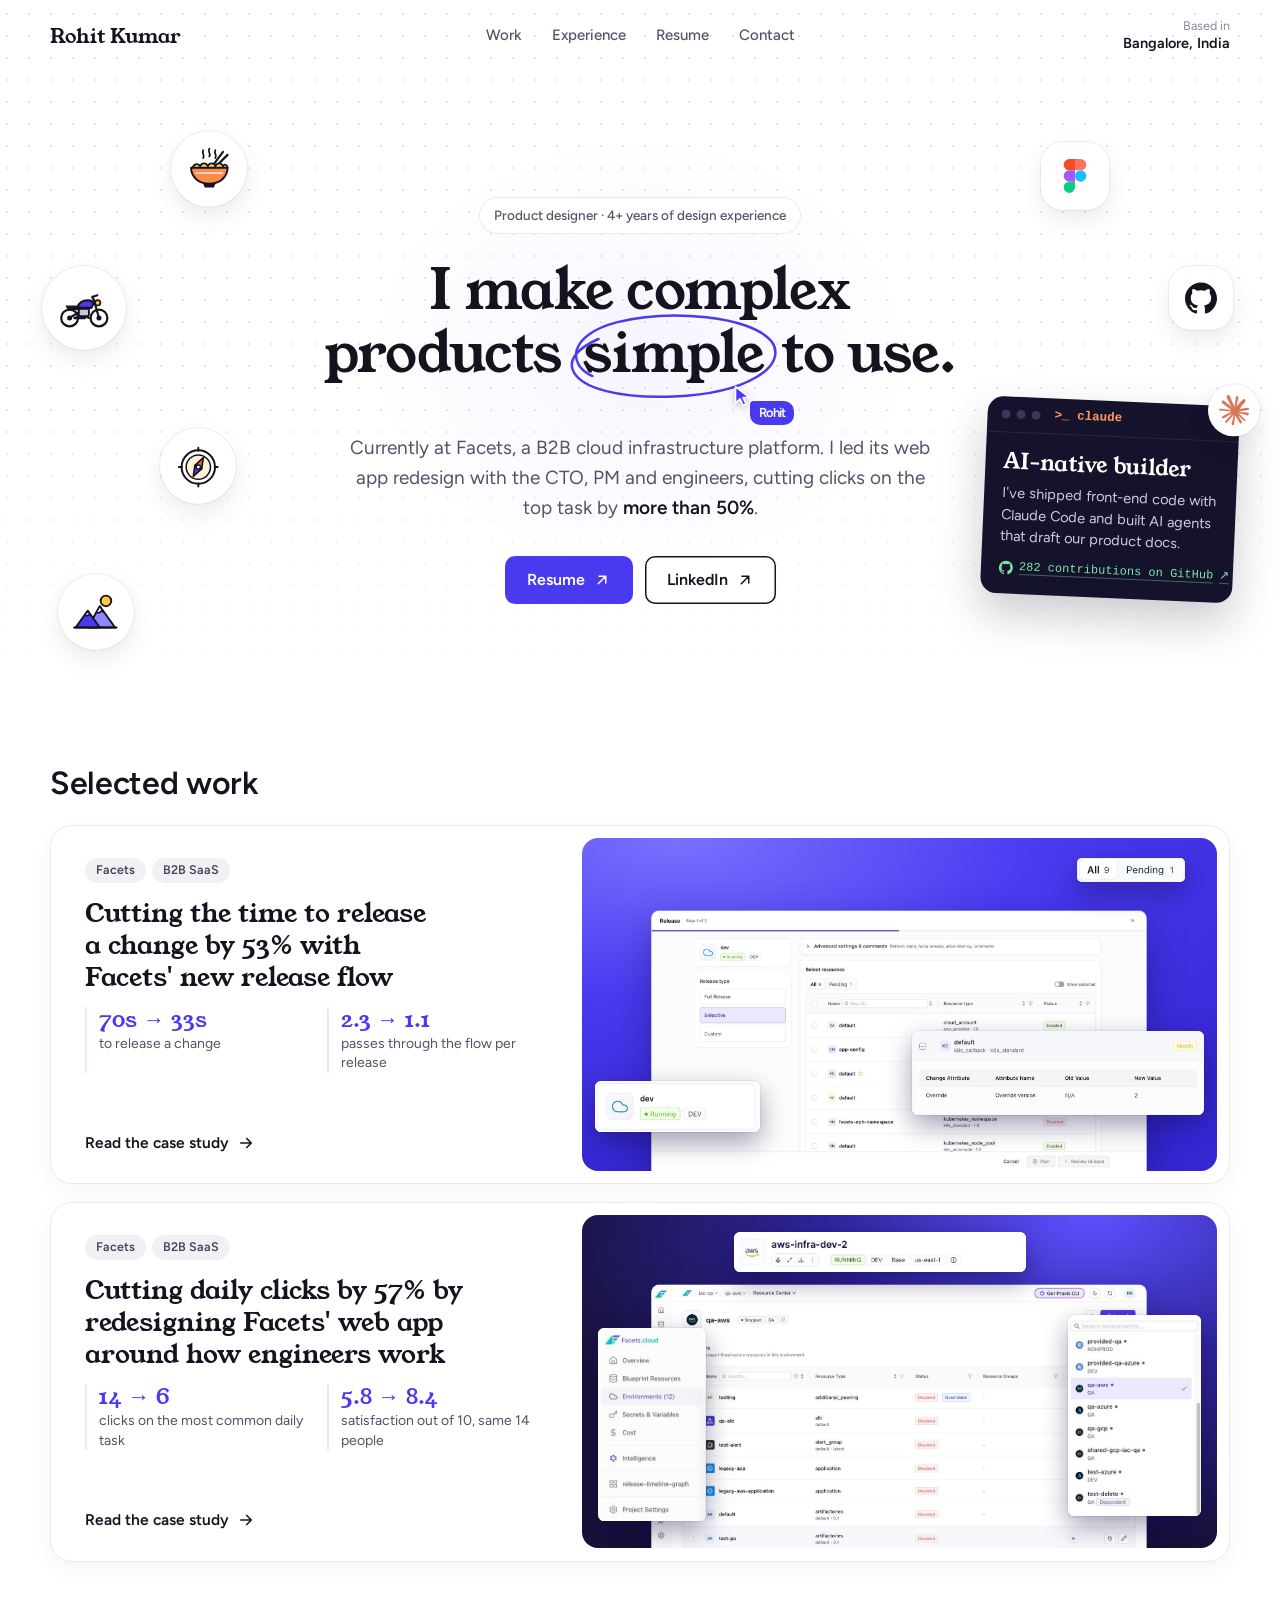
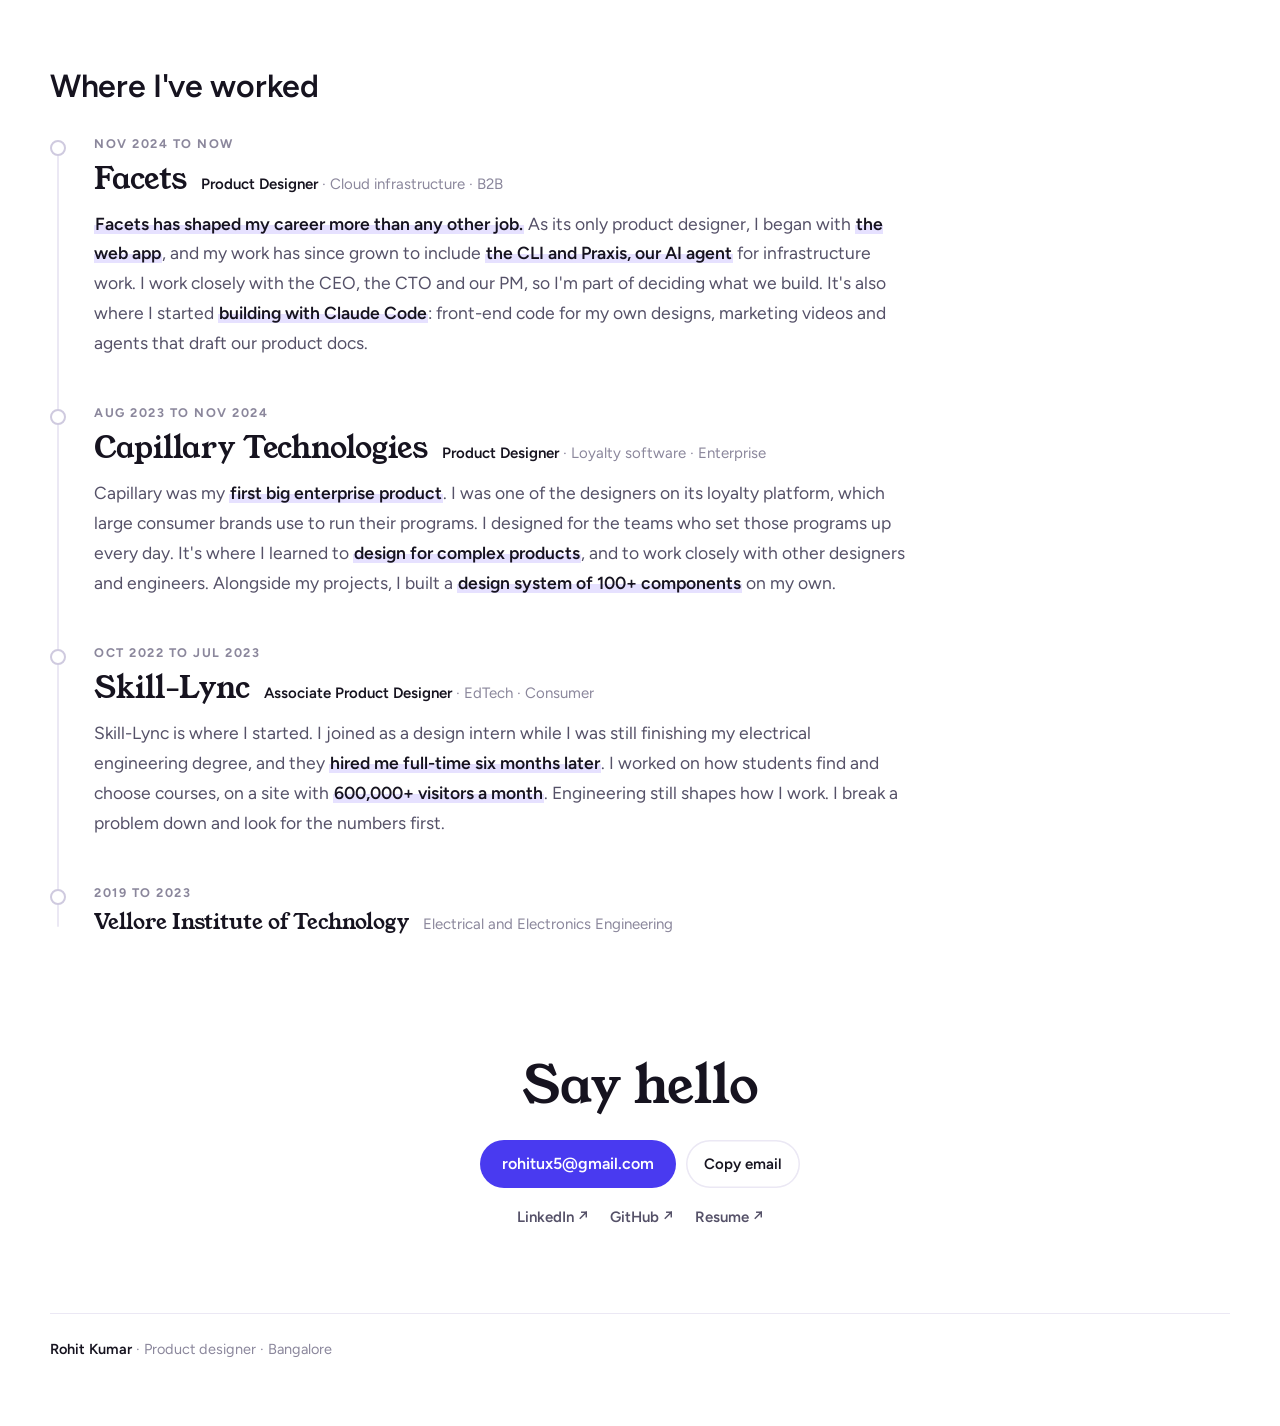
<file: index.html>
<!doctype html>
<html lang="en">
<head>
<meta charset="utf-8">
<meta name="viewport" content="width=device-width, initial-scale=1, viewport-fit=cover">
<title>Rohit Kumar · Product designer</title>
<meta name="description" content="Rohit Kumar is a product designer with 4+ years of design experience, currently at Facets. I make complex products simple to use.">
<meta property="og:type" content="website">
<meta property="og:url" content="https://etzrohit.github.io/portfolio/">
<meta property="og:title" content="Rohit Kumar · Product designer">
<meta property="og:description" content="Rohit Kumar is a product designer with 4+ years of design experience, currently at Facets. I make complex products simple to use.">
<meta property="og:image" content="https://etzrohit.github.io/portfolio/assets/og-home.jpg">
<meta property="og:image:width" content="1200">
<meta property="og:image:height" content="630">
<meta name="twitter:card" content="summary_large_image">
<meta name="theme-color" content="#ffffff">
<link rel="icon" href="data:image/svg+xml,%3Csvg xmlns='http://www.w3.org/2000/svg' viewBox='0 0 64 64'%3E%3Crect width='64' height='64' rx='16' fill='%23493af0'/%3E%3Ctext x='32' y='45' font-family='Georgia,serif' font-size='38' text-anchor='middle' fill='white'%3ER%3C/text%3E%3C/svg%3E">
<link rel="preconnect" href="https://fonts.googleapis.com">
<link rel="preconnect" href="https://fonts.gstatic.com" crossorigin>
<link rel="stylesheet" href="https://fonts.googleapis.com/css2?family=Figtree:wght@400;500;600;700&family=Young+Serif&display=swap">
<style>
/* Layout: the hero is a small design canvas (a dot grid that fades out), with the headline in the middle, what Rohit is into on the left and his tools on the right. Below it the page follows the case studies: white background, Figtree section headings, white cards, violet panels for the work and for contact. Light only, by choice, to match the case studies. */
:root {
  color-scheme: light;
  --bg: #ffffff;
  --ink: #16131f;
  --text: #555168;
  --mute: #8b879c;
  --line: #ebe8f4;
  --accent: #493af0;
  --accent-deep: #3326cf;
  --tint: #f6f4ff;
  --tint-2: #ece8ff;
  --mark: #e6e1ff;
  --chip: #f1f0f5;
  --chip-text: #4a465c;
  --dot: #e6e2f5;
  --night: #15122b;
  --term-text: #cfcbe6;
  --term-ok: #7ee2a8;
  --term-prompt: #ff9a5c;
  --wash: rgba(124,112,255,.07);
  --display: "Young Serif", Georgia, "Times New Roman", serif;
  --sans: "Figtree", "Helvetica Neue", Arial, sans-serif;
  --mono: ui-monospace, "SF Mono", Menlo, Consolas, monospace;
}
* { box-sizing: border-box; }
html { -webkit-text-size-adjust: 100%; }
@media (prefers-reduced-motion: no-preference) { html { scroll-behavior: smooth; } }
body { margin: 0; background: var(--bg); color: var(--text); font: 400 18px/1.65 var(--sans); }
h1, h2, h3, p, ul, ol, figure { margin: 0; }
h1, h2, h3 { color: var(--ink); text-wrap: balance; }
p { text-wrap: pretty; }
a { color: inherit; }
img { display: block; max-width: 100%; height: auto; }
[hidden] { display: none !important; }
:focus-visible { outline: 2px solid var(--accent); outline-offset: 3px; }

.page { padding-inline: 20px; padding-block: 0 64px; overflow-x: clip; }
.wrap { max-width: 1180px; margin-inline: auto; }

/* Top bar */
.top { display: grid; grid-template-columns: 1fr auto 1fr; align-items: center; gap: 16px; padding-block: 18px; font-size: 15px; position: relative; z-index: 3; }
.top .name { justify-self: start; color: var(--ink); font: 400 20px/1 var(--display); text-decoration: none; }
.top nav { display: flex; gap: 30px; }
.top nav a { color: var(--text); text-decoration: none; font-weight: 500; }
.top nav a:hover { color: var(--accent); }
.top .based { justify-self: end; text-align: right; font-size: 12.5px; line-height: 1.3; color: var(--mute); }
.top .based b { display: block; font-size: 14.5px; font-weight: 600; color: var(--ink); }
@media (max-width: 700px) { .top { grid-template-columns: 1fr auto; } .top .based { display: none; } .top nav { gap: 18px; } .top nav .wide-only { display: none; } }

/* Hero: wider than the page column so both sides get the same room */
.hero { position: relative; display: grid; grid-template-columns: minmax(0,1fr) minmax(0,700px) minmax(0,1fr); align-items: center; padding-block: 60px 44px; margin-inline: calc((100% - min(1320px, 100vw - 40px)) / 2); }
.hero::before { content: ""; position: absolute; inset: -90px -50vw 0; z-index: -2; pointer-events: none; background-image: radial-gradient(var(--dot) 1.1px, transparent 1.4px); background-size: 22px 22px; -webkit-mask-image: linear-gradient(to bottom, #000 55%, transparent 100%); mask-image: linear-gradient(to bottom, #000 55%, transparent 100%); }
.hero::after { content: ""; position: absolute; inset: 0; z-index: -1; pointer-events: none; background: radial-gradient(30% 46% at 50% 44%, var(--wash), transparent 75%); }
.center { grid-column: 2; text-align: center; position: relative; z-index: 2; }
.side { position: relative; height: 100%; min-height: 540px; }
.side.left { grid-column: 1; grid-row: 1; }
.side.right { grid-column: 3; grid-row: 1; }

.pill { display: inline-block; padding: 6px 14px; border-radius: 999px; background: #fff; box-shadow: 0 0 0 1px var(--line); font-size: 13.5px; font-weight: 500; color: var(--text); }
.hl { margin-top: 26px; font: 400 clamp(36px, 4.4vw, 58px)/1.12 var(--display); color: var(--ink); letter-spacing: -0.015em; }
.circ { position: relative; display: inline-block; margin-inline: .14em .06em; }
.circ .ring { position: absolute; left: -14%; right: -12%; top: -24%; bottom: -30%; width: 126%; height: 154%; overflow: visible; pointer-events: none; }
.circ .ring path { fill: none; stroke: var(--accent); stroke-width: 2.5; stroke-linecap: round; vector-effect: non-scaling-stroke; }
.cur { position: absolute; right: -30px; bottom: -40px; display: flex; align-items: flex-start; pointer-events: none; }
.cur svg { width: 18px; height: 22px; flex: none; filter: drop-shadow(0 2px 3px rgba(22,19,31,.25)); }
.cur b { margin: 16px 0 0 -2px; padding: 4px 9px; border-radius: 4px 10px 10px 10px; background: var(--accent); color: #fff; font: 600 13px/1.2 var(--sans); }
@media (prefers-reduced-motion: no-preference) {
  .circ .ring path { stroke-dasharray: 1; stroke-dashoffset: 0; animation: draw 1.3s .4s ease-out backwards; }
  .cur { animation: arrive 1.3s .4s ease-out backwards; }
  @keyframes draw { from { stroke-dashoffset: 1; } }
  @keyframes arrive { from { transform: translate(-150px, -46px); opacity: 0; } 25% { opacity: 1; } }
}
.desc { max-width: 580px; margin: 48px auto 0; font-size: 19px; line-height: 1.6; color: var(--text); }
.desc b { color: var(--ink); font-weight: 600; }
.actions { display: flex; flex-wrap: wrap; justify-content: center; gap: 12px; margin-top: 32px; }
.btn { display: inline-flex; align-items: center; justify-content: center; gap: 8px; min-height: 48px; padding: 0 22px; border-radius: 10px; font: 600 16px/1 var(--sans); text-decoration: none; }
.btn svg { width: 18px; height: 18px; flex: none; }
.btn.primary { background: var(--accent); color: #fff; }
.btn.primary:hover { background: var(--accent-deep); }
.btn.secondary { background: #fff; color: var(--ink); box-shadow: inset 0 0 0 1.5px var(--ink); }
.btn.secondary:hover { color: var(--accent); box-shadow: inset 0 0 0 1.5px var(--accent); }

/* Stickers: straight white tiles that drift a little and grow on hover */
.stk { position: absolute; width: var(--s, 76px); height: var(--s, 76px); }
.face { width: 100%; height: 100%; display: grid; place-items: center; border-radius: 50%; background: #fff; box-shadow: 0 0 0 1px rgba(22,19,31,.06), 0 10px 24px rgba(22,19,31,.08); }
.face svg { width: 64%; height: 64%; }
.tile .face { border-radius: 22px; }
.tile .face svg { width: 50%; height: 50%; }
.stk[data-label]::after { content: attr(data-label); position: absolute; left: 50%; top: calc(100% + 10px); transform: translate(-50%, 4px); padding: 4px 9px; border-radius: 6px; background: var(--ink); color: #fff; font: 600 12px/1.2 var(--sans); white-space: nowrap; opacity: 0; pointer-events: none; }
.stk[data-label]:hover::after { opacity: 1; transform: translate(-50%, 0); }
@media (prefers-reduced-motion: no-preference) {
  .stk { animation: drift var(--d, 7s) ease-in-out infinite; }
  .face { transition: transform .25s ease, box-shadow .25s ease; }
  .stk:hover .face { transform: scale(1.14); box-shadow: 0 0 0 1px rgba(22,19,31,.06), 0 16px 34px rgba(22,19,31,.14); }
  .stk[data-label]::after { transition: opacity .15s, transform .15s; }
  @keyframes drift { 0%, 100% { transform: translateY(0); } 50% { transform: translateY(-5px); } }
}
/* Mirrored: left items measure from the left edge, right items from the right edge */
.s-food   { top: 0%;  left: 56%; --d: 7s; }
.s-bike   { top: 25%; left: 8%;  --s: 84px; --d: 8s; }
.s-adv    { top: 55%; left: 52%; --d: 6.5s; }
.s-travel { top: 82%; left: 14%; --d: 8.5s; }
.t-figma  { top: 2%;  right: 56%; --s: 68px; --d: 7.5s; }
.t-github { top: 25%; right: 10%; --s: 64px; --d: 6.8s; }

/* The AI-native card */
.ai { position: absolute; top: 50%; right: 9%; width: 252px; transform: rotate(2.5deg); border-radius: 16px; background: var(--night); box-shadow: 0 20px 44px rgba(21,18,43,.22); text-align: left; }
.ai-bar { display: flex; align-items: center; gap: 6px; padding: 11px 14px; border-bottom: 1px solid rgba(255,255,255,.08); }
.ai-bar i { width: 9px; height: 9px; border-radius: 50%; background: #3a355a; }
.ai-bar span { margin-left: 8px; font: 600 12.5px/1 var(--mono); color: var(--term-prompt); }
.ai-body { padding: 16px 18px 18px; display: grid; gap: 8px; }
.ai-k { font: 400 22px/1.2 var(--display); color: #fff; }
.ai-t { font-size: 14.5px; line-height: 1.5; color: var(--term-text); }
.ai-s { margin-top: 4px; display: inline-flex; align-items: center; gap: 6px; justify-self: start; white-space: nowrap; font: 500 12px/1.3 var(--mono); color: var(--term-ok); text-decoration: underline; text-decoration-color: rgba(126,226,168,.4); text-underline-offset: 4px; }
.ai-s:hover { color: #fff; text-decoration-color: #fff; }
.ai-s svg { width: 14px; height: 14px; flex: none; }
.ai .claude { position: absolute; top: -22px; right: -20px; --s: 52px; --d: 6s; }
.ai .claude .face svg { width: 58%; height: 58%; }

@media (max-width: 1260px) {
  .hero { grid-template-columns: 1fr; padding-block: 36px 16px; margin-inline: 0; }
  .center { grid-column: 1; grid-row: 2; }
  .side { min-height: 0; height: auto; display: flex; flex-wrap: wrap; justify-content: center; align-items: center; gap: 22px; }
  .side.left { grid-row: 1; grid-column: 1; margin-bottom: 26px; }
  .side.right { grid-row: 3; grid-column: 1; margin-top: 48px; }
  .stk { position: relative; top: auto; left: auto; right: auto; --s: 64px !important; }
  .ai { position: relative; top: auto; right: auto; width: min(380px, 100%); transform: rotate(1.5deg); }
  .side.right .tools { display: contents; }
  .ai .claude { position: absolute; top: -20px; right: -14px; --s: 46px !important; }
}
@media (max-width: 600px) {
  .desc { margin-top: 52px; font-size: 17.5px; }
  .ai { width: calc(100% - 14px); }
  .ai .claude { right: 4px !important; top: -24px !important; }
  .stk { --s: 54px !important; }
  .side { gap: 14px; }
}

/* Sections, styled like the case studies */
.sec { padding-top: 104px; }
#work { padding-top: 48px; }
.sec-h { font: 600 clamp(25px, 3vw, 32px)/1.25 var(--sans); letter-spacing: -0.01em; color: var(--ink); }
.card { background: #fff; border: 1px solid var(--line); border-radius: 22px; box-shadow: 0 8px 24px rgba(22,19,31,.04); }
.tags { list-style: none; padding: 0; display: flex; flex-wrap: wrap; gap: 6px; }
.tags li { font: 600 12.5px/1 var(--sans); color: var(--chip-text); background: var(--chip); border-radius: 999px; padding: 6px 11px; }
@media (max-width: 600px) { .sec { padding-top: 80px; } #work { padding-top: 40px; } }

/* Selected work: copy left, the thumbnail right */
.works { display: grid; gap: 18px; margin-top: 22px; }
.work { display: grid; grid-template-columns: minmax(0,.9fr) minmax(0,1.1fr); align-items: center; padding: 12px; text-decoration: none; color: inherit; transition: border-color .2s ease, box-shadow .3s ease; }
.work:hover { border-color: #d6d0fd; box-shadow: 0 14px 34px rgba(73,58,240,.10); }
.work:focus-visible { outline-offset: 4px; }
.w-copy { display: flex; flex-direction: column; gap: 14px; align-self: stretch; padding: 20px 28px 16px 22px; }
.work h3 { font: 400 clamp(21px, 2vw, 26px)/1.25 var(--display); color: var(--ink); }
.work h3 em { font-style: normal; transition: color .3s ease; }
.work:hover h3 em { color: var(--accent); }
.res { list-style: none; padding: 0; display: grid; grid-template-columns: repeat(2, minmax(0,1fr)); gap: 14px; }
.res li { display: grid; gap: 2px; align-content: start; padding-left: 12px; border-left: 2px solid var(--line); font-size: 14px; line-height: 1.4; color: var(--text); }
.res b { font: 400 22px/1.15 var(--display); color: var(--accent); }
.w-cta { margin-top: auto; display: inline-flex; align-items: center; gap: 8px; font-weight: 600; font-size: 15.5px; color: var(--ink); }
.w-cta svg { width: 18px; height: 18px; }
.work:hover .w-cta { color: var(--accent); }
@media (prefers-reduced-motion: no-preference) { .w-cta svg { transition: transform .2s ease; } .work:hover .w-cta svg { transform: translateX(4px); } }
.w-thumb .cs-thumb { aspect-ratio: 16 / 8.4; }
@media (max-width: 860px) {
  .work { grid-template-columns: 1fr; }
  .w-copy { padding: 18px 14px 18px; }
  .w-thumb { order: -1; }
  .w-thumb .cs-thumb { aspect-ratio: 16 / 9.5; }
}

/* Case study thumbnails: the main screen sits big and touches the bottom of the brand panel; real UI pieces float at the sides and top. Shared by the homepage cards and the case study heroes. Positions are % of the panel, so it scales. */
.cs-thumb { position: relative; aspect-ratio: 16 / 9; overflow: hidden; border-radius: 16px; container-type: inline-size; isolation: isolate; }
.cs-thumb-rel { background: radial-gradient(120% 100% at 15% 0%, #7a70ff 0%, #493af0 48%, #3527d2 100%); }
.cs-thumb-nav { background: radial-gradient(90% 100% at 80% 0%, #5d50ff 0%, #2f249c 46%, #17123a 100%); }
.cs-thumb img { display: block; width: 100%; height: auto; }
.t-main, .t-piece { position: absolute; background: #fff; overflow: hidden; }
.t-main { left: 50%; bottom: 0; width: 78%; transform: translateX(-50%); border-radius: 1.2cqw 1.2cqw 0 0; box-shadow: 0 -1px 0 rgba(255,255,255,.3), 0 2.5cqw 6cqw rgba(12,6,60,.38); }
.t-piece { border-radius: 1cqw; box-shadow: 0 0 0 1px rgba(22,19,31,.06), 0 1.6cqw 4cqw rgba(12,6,60,.38); }
.t-piece.round { border-radius: .8cqw; }
/* release flow: target environment on the left, the Pending tab at the top, the review step's changes on the right */
.cs-thumb-rel .p-pending { right: 5%; top: 6%; width: 17%; }
.cs-thumb-rel .p-env { left: 2%; top: 73%; width: 26%; }
.cs-thumb-rel .p-review { right: 2%; top: 58%; width: 46%; }
/* web app redesign: the header at the top, the project side menu on the left, the environment switcher on the right */
.cs-thumb-nav .p-header { left: 24%; top: 5%; width: 46%; }
.cs-thumb-nav .p-menu { left: 2.5%; top: 34%; width: 17%; }
.cs-thumb-nav .p-drop { right: 2.5%; top: 30%; width: 21%; }
@media (prefers-reduced-motion: no-preference) {
  .t-piece { transition: transform .6s cubic-bezier(.2,.8,.2,1); }
  .cs-thumb:hover .p-env, .work:hover .p-env { transform: translate(-1.2cqw, -.4cqw) rotate(-2deg); }
  .cs-thumb:hover .p-pending, .work:hover .p-pending { transform: translate(.8cqw, -.8cqw) rotate(2deg); }
  .cs-thumb:hover .p-review, .work:hover .p-review { transform: translate(1.2cqw, .4cqw) rotate(1.5deg); }
  .cs-thumb:hover .p-header, .work:hover .p-header { transform: translateY(-1cqw); }
  .cs-thumb:hover .p-menu, .work:hover .p-menu { transform: translate(-1.2cqw, .2cqw) rotate(-2deg); }
  .cs-thumb:hover .p-drop, .work:hover .p-drop { transform: translate(1.2cqw, .2cqw) rotate(2deg); }
}
/* As the hero of a case study page: bigger main screen */
.cs-thumb.cs-hero { max-width: 1100px; margin: 8px auto 0; border-radius: 28px; aspect-ratio: 16 / 8.4; }
.cs-thumb.cs-hero .t-main { width: 84%; border-radius: 14px 14px 0 0; }
@media (max-width: 760px) { .cs-thumb.cs-hero { border-radius: 20px; aspect-ratio: 16 / 10; } }


/* Where I've worked: a timeline on the left edge; the violet line fills as you scroll */
.tl { position: relative; list-style: none; margin: 30px 0 0; padding: 0 0 0 44px; }
.tl::before, .tl-fill { content: ""; position: absolute; left: 7px; top: 10px; width: 2px; border-radius: 2px; }
.tl::before { bottom: 10px; background: var(--line); }
.tl-fill { height: var(--fill, 0px); max-height: calc(100% - 20px); background: var(--accent); }
.tl-i { position: relative; padding-bottom: 48px; }
.tl-i:last-child { padding-bottom: 0; }
.tl-dot { position: absolute; left: -44px; top: 4px; width: 16px; height: 16px; border-radius: 50%; background: #fff; border: 2px solid #cfcadf; }
.tl-i.on .tl-dot { border-color: var(--accent); background: var(--accent); box-shadow: 0 0 0 5px var(--tint-2); }
.tl-date { font: 700 12.5px/1.2 var(--sans); letter-spacing: .12em; text-transform: uppercase; color: var(--mute); }
.tl-i.on .tl-date { color: var(--accent); }
.tl-head { margin-top: 10px; display: flex; flex-wrap: wrap; align-items: baseline; gap: 4px 14px; }
.tl-head h3 { font: 400 clamp(24px, 2.4vw, 30px)/1.2 var(--display); color: var(--ink); }
.tl-role { font-size: 15px; color: var(--mute); }
.tl-role b { color: var(--ink); font-weight: 600; }
.tl-text { margin-top: 12px; max-width: 74ch; font-size: 17.5px; line-height: 1.7; }
.tl-text mark { background: linear-gradient(transparent 55%, var(--mark) 55%); color: var(--ink); font-weight: 600; padding-inline: 1px; }
.tl-i.edu .tl-head h3 { font-size: 21px; }
@media (prefers-reduced-motion: no-preference) {
  .tl-fill { transition: height .15s linear; }
  .tl-dot, .tl-date { transition: background .3s ease, border-color .3s ease, box-shadow .3s ease, color .3s ease; }
}
@media (max-width: 600px) { .tl { padding-left: 34px; } .tl-dot { left: -34px; } .tl-i { padding-bottom: 40px; } }

/* Contact: minimal */
.hello { text-align: center; padding-top: 120px; }
.hello h2 { font: 400 clamp(34px, 4.4vw, 52px)/1.1 var(--display); color: var(--ink); }
.mail { display: flex; flex-wrap: wrap; justify-content: center; align-items: center; gap: 10px; margin-top: 26px; }
.addr { display: inline-flex; align-items: center; min-height: 48px; padding: 0 22px; border-radius: 999px; background: var(--accent); color: #fff; font: 600 16px/1 var(--sans); text-decoration: none; }
.addr:hover { background: var(--accent-deep); }
.copy { min-height: 48px; font: 600 15px/1 var(--sans); color: var(--ink); background: #fff; border: 0; border-radius: 999px; padding: 0 18px; box-shadow: inset 0 0 0 1.5px var(--line); cursor: pointer; }
.copy:hover { box-shadow: inset 0 0 0 1.5px var(--ink); }
.links { display: flex; flex-wrap: wrap; justify-content: center; gap: 22px; margin-top: 22px; }
.tlink { font: 600 15px/1 var(--sans); color: var(--text); text-decoration: none; }
.tlink:hover { color: var(--accent); }
@media (max-width: 600px) { .hello { padding-top: 88px; } }

footer { max-width: 1180px; margin: 88px auto 0; padding-top: 24px; border-top: 1px solid var(--line); font-size: 14.5px; color: var(--mute); }
footer b { color: var(--ink); font-weight: 600; }
</style>
<style>[hidden]{display:none!important}</style>
</head>
<body>
<div class="page" id="top">
<div class="wrap">

  <header class="top">
    <a class="name" href="#top">Rohit Kumar</a>
    <nav aria-label="Sections">
      <a class="wide-only" href="#work">Work</a>
      <a class="wide-only" href="#experience">Experience</a>
      <a href="https://drive.google.com/file/d/1ugvGzcyhwGY7VeEsyR8gDFDQQBSDiTU5/view?usp=sharing" target="_blank" rel="noopener">Resume</a>
      <a href="#contact">Contact</a>
    </nav>
    <p class="based">Based in<b>Bangalore, India</b></p>
  </header>

  <!-- HERO -->
  <section class="hero" aria-label="Introduction">

    <div class="side left" aria-hidden="true">
      <span class="stk s-food" data-label="Food"><span class="face"><svg viewBox="0 0 64 64"><path d="M24 7c-3 4 3 6 0 10M32 5c-3 4 3 6 0 10M40 7c-3 4 3 6 0 10" fill="none" stroke="#16131f" stroke-width="2.4" stroke-linecap="round"/><path d="M50 9 L35 29 M56 13 L39 30" stroke="#16131f" stroke-width="2.8" stroke-linecap="round"/><path d="M10 30 C12 24 18 24 20 28 C22 23 28 23 30 28 C32 23 38 23 40 28 C42 23 48 23 50 28 C52 24 56 26 56 30 Z" fill="#ffd36b" stroke="#16131f" stroke-width="2.4" stroke-linejoin="round"/><path d="M8 30h48c0 12-10 21-24 21S8 42 8 30z" fill="#ff8a4c" stroke="#16131f" stroke-width="2.6" stroke-linejoin="round"/><path d="M15 37h34" stroke="#fff" stroke-width="2.4" stroke-linecap="round" opacity=".7"/><path d="M24 51h16l-2 5H26z" fill="#16131f"/></svg></span></span>
      <span class="stk s-bike" data-label="Bike rides"><span class="face"><svg viewBox="0 0 64 64"><circle cx="15" cy="44" r="10" fill="#fff" stroke="#16131f" stroke-width="2.6"/><circle cx="15" cy="44" r="3" fill="#16131f"/><circle cx="50" cy="44" r="10" fill="#fff" stroke="#16131f" stroke-width="2.6"/><circle cx="50" cy="44" r="3" fill="#16131f"/><path d="M15 44 L26 37 L38 44 M50 44 L44 23" fill="none" stroke="#16131f" stroke-width="2.6" stroke-linecap="round" stroke-linejoin="round"/><rect x="26" y="33" width="12" height="9" rx="2" fill="#c9c4dc" stroke="#16131f" stroke-width="2.2"/><path d="M25 31 C26 25 31 23 37 23 C41 23 43 25 43 28 L41 32 H27 Z" fill="#493af0" stroke="#16131f" stroke-width="2.4" stroke-linejoin="round"/><path d="M11 30 H26 L25 34 H14 Z" fill="#16131f" stroke="#16131f" stroke-width="1.5" stroke-linejoin="round"/><path d="M42 19 L48 17 M44 23 L42 19" stroke="#16131f" stroke-width="2.6" stroke-linecap="round"/><circle cx="48.5" cy="26" r="3.2" fill="#ffc93c" stroke="#16131f" stroke-width="2"/><path d="M21 44 H33" stroke="#16131f" stroke-width="3.2" stroke-linecap="round"/></svg></span></span>
      <span class="stk s-adv" data-label="Adventure"><span class="face"><svg viewBox="0 0 64 64"><circle cx="32" cy="33" r="22" fill="#fff" stroke="#16131f" stroke-width="2.6"/><circle cx="32" cy="33" r="16" fill="#fff3d6" stroke="#16131f" stroke-width="2"/><path d="M32 7.5v4M32 54.5v4M6.5 33h4M53.5 33h4" stroke="#16131f" stroke-width="2.6" stroke-linecap="round"/><g transform="rotate(28 32 33)"><path d="M32 19 L37 33 H27 Z" fill="#ff5a5f" stroke="#16131f" stroke-width="2.2" stroke-linejoin="round"/><path d="M27 33 H37 L32 47 Z" fill="#493af0" stroke="#16131f" stroke-width="2.2" stroke-linejoin="round"/></g><circle cx="32" cy="33" r="2.8" fill="#fff" stroke="#16131f" stroke-width="1.8"/></svg></span></span>
      <span class="stk s-travel" data-label="Travel"><span class="face"><svg viewBox="0 0 64 64"><circle cx="46" cy="17" r="7" fill="#ffc93c" stroke="#16131f" stroke-width="2.4"/><path d="M22 52 L38 24 L58 52 Z" fill="#8f87ff" stroke="#16131f" stroke-width="2.6" stroke-linejoin="round"/><path d="M33.4 32 L38 24 L42.6 32 L39.6 30.4 L36.6 33 Z" fill="#fff" stroke="#16131f" stroke-width="2" stroke-linejoin="round"/><path d="M6 52 L22 30 L38 52 Z" fill="#493af0" stroke="#16131f" stroke-width="2.6" stroke-linejoin="round"/><path d="M17.8 35.8 L22 30 L26.2 35.8 L23.6 34.6 L21 36.6 Z" fill="#fff" stroke="#16131f" stroke-width="2" stroke-linejoin="round"/><path d="M4 52 H60" stroke="#16131f" stroke-width="2.6" stroke-linecap="round"/></svg></span></span>
    </div>

    <div class="center">
      <p class="pill">Product designer · 4+ years of design experience</p>
      <h1 class="hl">I make complex products <span class="circ">simple<svg class="ring" viewBox="0 0 220 90" preserveAspectRatio="none" aria-hidden="true"><path pathLength="1" d="M34 64 C 10 54, 10 26, 58 14 C 108 2, 186 8, 206 32 C 222 54, 184 80, 112 83 C 62 85, 22 76, 15 58 C 10 44, 30 30, 64 22"/></svg><span class="cur" aria-hidden="true"><svg viewBox="0 0 18 22"><path d="M1.5 1.5 L1.5 18 L6 13.8 L9.2 20.6 L12.2 19.3 L9.1 12.6 L15.2 12.4 Z" fill="#493af0" stroke="#fff" stroke-width="1.6" stroke-linejoin="round"/></svg><b>Rohit</b></span></span> to use.</h1>
      <p class="desc">Currently at Facets, a B2B cloud infrastructure platform. I led its web app redesign with the CTO, PM and engineers, cutting clicks on the top task by <b>more than 50%</b>.</p>
      <div class="actions">
        <a class="btn primary" href="https://drive.google.com/file/d/1ugvGzcyhwGY7VeEsyR8gDFDQQBSDiTU5/view?usp=sharing" target="_blank" rel="noopener">Resume <svg viewBox="0 0 24 24" fill="none" stroke="currentColor" stroke-width="2" stroke-linecap="round" stroke-linejoin="round" aria-hidden="true"><path d="M7 17 17 7M8 7h9v9"/></svg></a>
        <a class="btn secondary" href="https://www.linkedin.com/in/rohitux/" target="_blank" rel="noopener">LinkedIn <svg viewBox="0 0 24 24" fill="none" stroke="currentColor" stroke-width="2" stroke-linecap="round" stroke-linejoin="round" aria-hidden="true"><path d="M7 17 17 7M8 7h9v9"/></svg></a>
      </div>
    </div>

    <div class="side right">
      <div class="tools" aria-hidden="true">
        <span class="stk tile t-figma" data-label="Figma"><span class="face"><svg viewBox="0 0 38 57"><path d="M19 28.5a9.5 9.5 0 1 1 19 0 9.5 9.5 0 0 1-19 0z" fill="#1ABCFE"/><path d="M0 47.5A9.5 9.5 0 0 1 9.5 38H19v9.5a9.5 9.5 0 1 1-19 0z" fill="#0ACF83"/><path d="M19 0v19h9.5a9.5 9.5 0 1 0 0-19H19z" fill="#FF7262"/><path d="M0 9.5A9.5 9.5 0 0 0 9.5 19H19V0H9.5A9.5 9.5 0 0 0 0 9.5z" fill="#F24E1E"/><path d="M0 28.5A9.5 9.5 0 0 0 9.5 38H19V19H9.5A9.5 9.5 0 0 0 0 28.5z" fill="#A259FF"/></svg></span></span>
        <span class="stk tile t-github" data-label="GitHub"><span class="face"><svg viewBox="0 0 24 24"><path fill="#16131f" d="M12 .297c-6.63 0-12 5.373-12 12 0 5.303 3.438 9.8 8.205 11.385.6.113.82-.258.82-.577 0-.285-.01-1.04-.015-2.04-3.338.724-4.042-1.61-4.042-1.61C4.422 18.07 3.633 17.7 3.633 17.7c-1.087-.744.084-.729.084-.729 1.205.084 1.838 1.236 1.838 1.236 1.07 1.835 2.809 1.305 3.495.998.108-.776.417-1.305.76-1.605-2.665-.3-5.466-1.332-5.466-5.93 0-1.31.465-2.38 1.235-3.22-.135-.303-.54-1.523.105-3.176 0 0 1.005-.322 3.3 1.23.96-.267 1.98-.399 3-.405 1.02.006 2.04.138 3 .405 2.28-1.552 3.285-1.23 3.285-1.23.645 1.653.24 2.873.12 3.176.765.84 1.23 1.91 1.23 3.22 0 4.61-2.805 5.625-5.475 5.92.42.36.81 1.096.81 2.22 0 1.606-.015 2.896-.015 3.286 0 .315.21.69.825.57C20.565 22.092 24 17.592 24 12.297c0-6.627-5.373-12-12-12"/></svg></span></span>
      </div>
      <aside class="ai" aria-label="AI-native builder">
        <div class="ai-bar" aria-hidden="true"><i></i><i></i><i></i><span>&gt;_ claude</span></div>
        <div class="ai-body">
          <p class="ai-k">AI-native builder</p>
          <p class="ai-t">I've shipped front-end code with Claude Code and built AI agents that draft our product docs.</p>
          <a class="ai-s" href="https://github.com/rohitkumar-bug" target="_blank" rel="noopener"><svg viewBox="0 0 24 24" aria-hidden="true"><path fill="currentColor" d="M12 .297c-6.63 0-12 5.373-12 12 0 5.303 3.438 9.8 8.205 11.385.6.113.82-.258.82-.577 0-.285-.01-1.04-.015-2.04-3.338.724-4.042-1.61-4.042-1.61C4.422 18.07 3.633 17.7 3.633 17.7c-1.087-.744.084-.729.084-.729 1.205.084 1.838 1.236 1.838 1.236 1.07 1.835 2.809 1.305 3.495.998.108-.776.417-1.305.76-1.605-2.665-.3-5.466-1.332-5.466-5.93 0-1.31.465-2.38 1.235-3.22-.135-.303-.54-1.523.105-3.176 0 0 1.005-.322 3.3 1.23.96-.267 1.98-.399 3-.405 1.02.006 2.04.138 3 .405 2.28-1.552 3.285-1.23 3.285-1.23.645 1.653.24 2.873.12 3.176.765.84 1.23 1.91 1.23 3.22 0 4.61-2.805 5.625-5.475 5.92.42.36.81 1.096.81 2.22 0 1.606-.015 2.896-.015 3.286 0 .315.21.69.825.57C20.565 22.092 24 17.592 24 12.297c0-6.627-5.373-12-12-12"/></svg>282 contributions on GitHub <span aria-hidden="true">↗</span></a>
        </div>
        <span class="stk claude" data-label="Claude Code" aria-hidden="true"><span class="face"><svg viewBox="0 0 24 24"><path fill="#d97757" d="m4.7144 15.9555 4.7174-2.6471.079-.2307-.079-.1275h-.2307l-.7893-.0486-2.6956-.0729-2.3375-.0971-2.2646-.1214-.5707-.1215-.5343-.7042.0546-.3522.4797-.3218.686.0608 1.5179.1032 2.2767.1578 1.6514.0972 2.4468.255h.3886l.0546-.1579-.1336-.0971-.1032-.0972L6.973 9.8356l-2.55-1.6879-1.3356-.9714-.7225-.4918-.3643-.4614-.1578-1.0078.6557-.7225.8803.0607.2246.0607.8925.686 1.9064 1.4754 2.4893 1.8336.3643.3035.1457-.1032.0182-.0728-.164-.2733-1.3539-2.4467-1.445-2.4893-.6435-1.032-.17-.6194c-.0607-.255-.1032-.4674-.1032-.7285L6.287.1335 6.6997 0l.9957.1336.419.3642.6192 1.4147 1.0018 2.2282 1.5543 3.0296.4553.8985.2429.8318.091.255h.1579v-.1457l.1275-1.706.2368-2.0947.2307-2.6957.0789-.7589.3764-.9107.7468-.4918.5828.2793.4797.686-.0668.4433-.2853 1.8517-.5586 2.9021-.3643 1.9429h.2125l.2429-.2429.9835-1.3053 1.6514-2.0643.7286-.8196.85-.9046.5464-.4311h1.0321l.759 1.1293-.34 1.1657-1.0625 1.3478-.8804 1.1414-1.2628 1.7-.7893 1.36.0729.1093.1882-.0183 2.8535-.607 1.5421-.2794 1.8396-.3157.8318.3886.091.3946-.3278.8075-1.967.4857-2.3072.4614-3.4364.8136-.0425.0304.0486.0607 1.5482.1457.6618.0364h1.621l3.0175.2247.7892.522.4736.6376-.079.4857-1.2142.6193-1.6393-.3886-3.825-.9107-1.3113-.3279h-.1822v.1093l1.0929 1.0686 2.0035 1.8092 2.5075 2.3314.1275.5768-.3218.4554-.34-.0486-2.2039-1.6575-.85-.7468-1.9246-1.621h-.1275v.17l.4432.6496 2.3436 3.5214.1214 1.0807-.17.3521-.6071.2125-.6679-.1214-1.3721-1.9246L14.38 17.959l-1.1414-1.9428-.1397.079-.674 7.2552-.3156.3703-.7286.2793-.6071-.4614-.3218-.7468.3218-1.4753.3886-1.9246.3157-1.53.2853-1.9004.17-.6314-.0121-.0425-.1397.0182-1.4328 1.9672-2.1796 2.9446-1.7243 1.8456-.4128.164-.7164-.3704.0667-.6618.4008-.5889 2.386-3.0357 1.4389-1.882.929-1.0868-.0062-.1579h-.0546l-6.3385 4.1164-1.1293.1457-.4857-.4554.0608-.7467.2307-.2429 1.9064-1.3114Z"/></svg></span></span>
      </aside>
    </div>

  </section>

  <!-- SELECTED WORK -->
  <section class="sec" id="work">
    <h2 class="sec-h">Selected work</h2>
    <div class="works">

      <a class="work card" href="release-flow/">
        <div class="w-copy">
          <ul class="tags"><li>Facets</li><li>B2B SaaS</li></ul>
          <h3>Cutting the time to release a change <em>by 53%</em> with Facets' new release flow</h3>
          <ul class="res">
            <li><b>70s → 33s</b>to release a change</li>
            <li><b>2.3 → 1.1</b>passes through the flow per release</li>
          </ul>
          <span class="w-cta">Read the case study <svg viewBox="0 0 24 24" fill="none" stroke="currentColor" stroke-width="2.2" stroke-linecap="round" stroke-linejoin="round" aria-hidden="true"><path d="M5 12h14M13 6l6 6-6 6"/></svg></span>
        </div>
        <div class="w-thumb"><div class="cs-thumb cs-thumb-rel" role="img" aria-label="Facets' release flow: the release dialog, with the target environment, the Pending tab and the review step's list of changes pulled out">
  <div class="t-main"><img src="assets/thumbs/rel_main.jpg" width="1600" height="840" alt=""></div>
  <div class="t-piece p-env"><img src="assets/thumbs/rel_env.jpg" width="590" height="180" alt=""></div>
  <div class="t-piece round p-pending"><img src="assets/thumbs/rel_pending.jpg" width="200" height="45" alt=""></div>
  <div class="t-piece p-review"><img src="assets/thumbs/rel_review.jpg" width="901" height="258" alt=""></div>
</div>
</div>
      </a>

      <a class="work card" href="web-app-redesign/">
        <div class="w-copy">
          <ul class="tags"><li>Facets</li><li>B2B SaaS</li></ul>
          <h3>Cutting daily clicks <em>by 57%</em> by redesigning Facets' web app around how engineers work</h3>
          <ul class="res">
            <li><b>14 → 6</b>clicks on the most common daily task</li>
            <li><b>5.8 → 8.4</b>satisfaction out of 10, same 14 people</li>
          </ul>
          <span class="w-cta">Read the case study <svg viewBox="0 0 24 24" fill="none" stroke="currentColor" stroke-width="2.2" stroke-linecap="round" stroke-linejoin="round" aria-hidden="true"><path d="M5 12h14M13 6l6 6-6 6"/></svg></span>
        </div>
        <div class="w-thumb"><div class="cs-thumb cs-thumb-nav" role="img" aria-label="Facets' redesigned web app: the Resource Center, with the project side menu, the environment switcher and the header pulled out">
  <div class="t-main"><img src="assets/thumbs/nav_main.jpg" width="1496" height="794" alt=""></div>
  <div class="t-piece p-header"><img src="assets/thumbs/nav_header.jpg" width="759" height="105" alt=""></div>
  <div class="t-piece p-menu"><img src="assets/thumbs/nav_menu.jpg" width="252" height="450" alt=""></div>
  <div class="t-piece p-drop"><img src="assets/thumbs/nav_drop.jpg" width="332" height="502" alt=""></div>
</div>
</div>
      </a>

    </div>
  </section>

  <!-- WHERE I'VE WORKED: a timeline; copy follows Atul Khola's pattern (homepage/workplaces-derivation.md) -->
  <section class="sec" id="experience">
    <h2 class="sec-h">Where I've worked</h2>
    <ol class="tl">
      <li class="tl-fill" aria-hidden="true"></li>

      <li class="tl-i">
        <span class="tl-dot" aria-hidden="true"></span>
        <p class="tl-date">Nov 2024 to now</p>
        <div class="tl-head"><h3>Facets</h3><p class="tl-role"><b>Product Designer</b> · Cloud infrastructure · B2B</p></div>
        <p class="tl-text"><mark>Facets has shaped my career more than any other job.</mark> As its only product designer, I began with <mark>the web app</mark>, and my work has since grown to include <mark>the CLI and Praxis, our AI agent</mark> for infrastructure work. I work closely with the CEO, the CTO and our PM, so I'm part of deciding what we build. It's also where I started <mark>building with Claude Code</mark>: front-end code for my own designs, marketing videos and agents that draft our product docs.</p>
      </li>

      <li class="tl-i">
        <span class="tl-dot" aria-hidden="true"></span>
        <p class="tl-date">Aug 2023 to Nov 2024</p>
        <div class="tl-head"><h3>Capillary Technologies</h3><p class="tl-role"><b>Product Designer</b> · Loyalty software · Enterprise</p></div>
        <p class="tl-text">Capillary was my <mark>first big enterprise product</mark>. I was one of the designers on its loyalty platform, which large consumer brands use to run their programs. I designed for the teams who set those programs up every day. It's where I learned to <mark>design for complex products</mark>, and to work closely with other designers and engineers. Alongside my projects, I built a <mark>design system of 100+ components</mark> on my own.</p>
      </li>

      <li class="tl-i">
        <span class="tl-dot" aria-hidden="true"></span>
        <p class="tl-date">Oct 2022 to Jul 2023</p>
        <div class="tl-head"><h3>Skill-Lync</h3><p class="tl-role"><b>Associate Product Designer</b> · EdTech · Consumer</p></div>
        <p class="tl-text">Skill-Lync is where I started. I joined as a design intern while I was still finishing my electrical engineering degree, and they <mark>hired me full-time six months later</mark>. I worked on how students find and choose courses, on a site with <mark>600,000+ visitors a month</mark>. Engineering still shapes how I work. I break a problem down and look for the numbers first.</p>
      </li>

      <li class="tl-i edu">
        <span class="tl-dot" aria-hidden="true"></span>
        <p class="tl-date">2019 to 2023</p>
        <div class="tl-head"><h3>Vellore Institute of Technology</h3><p class="tl-role">Electrical and Electronics Engineering</p></div>
      </li>
    </ol>
  </section>

  <!-- CONTACT -->
  <section class="hello" id="contact">
    <h2>Say hello</h2>
    <div class="mail">
      <a class="addr" id="email-text" href="mailto:rohitux5@gmail.com">rohitux5@gmail.com</a>
      <button class="copy" id="copy-email" type="button">Copy email</button>
    </div>
    <div class="links">
      <a class="tlink" href="https://www.linkedin.com/in/rohitux/" target="_blank" rel="noopener">LinkedIn ↗</a>
      <a class="tlink" href="https://github.com/rohitkumar-bug" target="_blank" rel="noopener">GitHub ↗</a>
      <a class="tlink" href="https://drive.google.com/file/d/1ugvGzcyhwGY7VeEsyR8gDFDQQBSDiTU5/view?usp=sharing" target="_blank" rel="noopener">Resume ↗</a>
    </div>
  </section>

</div>
<footer><b>Rohit Kumar</b> · Product designer · Bangalore</footer>
</div>

<script>
(function () {
  var tl = document.querySelector('.tl');
  if (tl) {
    var fill = tl.querySelector('.tl-fill'), items = tl.querySelectorAll('.tl-i'), ticking = false;
    function update() {
      ticking = false;
      var r = tl.getBoundingClientRect(), mark = window.innerHeight * 0.62;
      var h = Math.max(0, Math.min(r.height - 20, mark - r.top - 10));
      fill.style.setProperty('--fill', h + 'px');
      items.forEach(function (it) { var d = it.querySelector('.tl-dot').getBoundingClientRect(); it.classList.toggle('on', d.top + 8 <= mark); });
    }
    function onScroll() { if (!ticking) { ticking = true; requestAnimationFrame(update); } }
    window.addEventListener('scroll', onScroll, { passive: true });
    window.addEventListener('resize', onScroll);
    update();
  }
})();
(function () {
  var btn = document.getElementById('copy-email');
  var addr = document.getElementById('email-text');
  if (!btn || !addr) return;
  function reset() { setTimeout(function () { btn.textContent = 'Copy email'; }, 2000); }
  function selectText() {
    try {
      var r = document.createRange(); r.selectNodeContents(addr);
      var s = window.getSelection(); s.removeAllRanges(); s.addRange(r);
      btn.textContent = 'Address selected';
    } catch (e) { btn.textContent = 'Copy it from the address'; }
    reset();
  }
  btn.addEventListener('click', function () {
    try {
      navigator.clipboard.writeText('rohitux5@gmail.com').then(function () { btn.textContent = 'Copied'; reset(); }, selectText);
    } catch (e) { selectText(); }
  });
})();
</script>
</body>
</html>
</file>
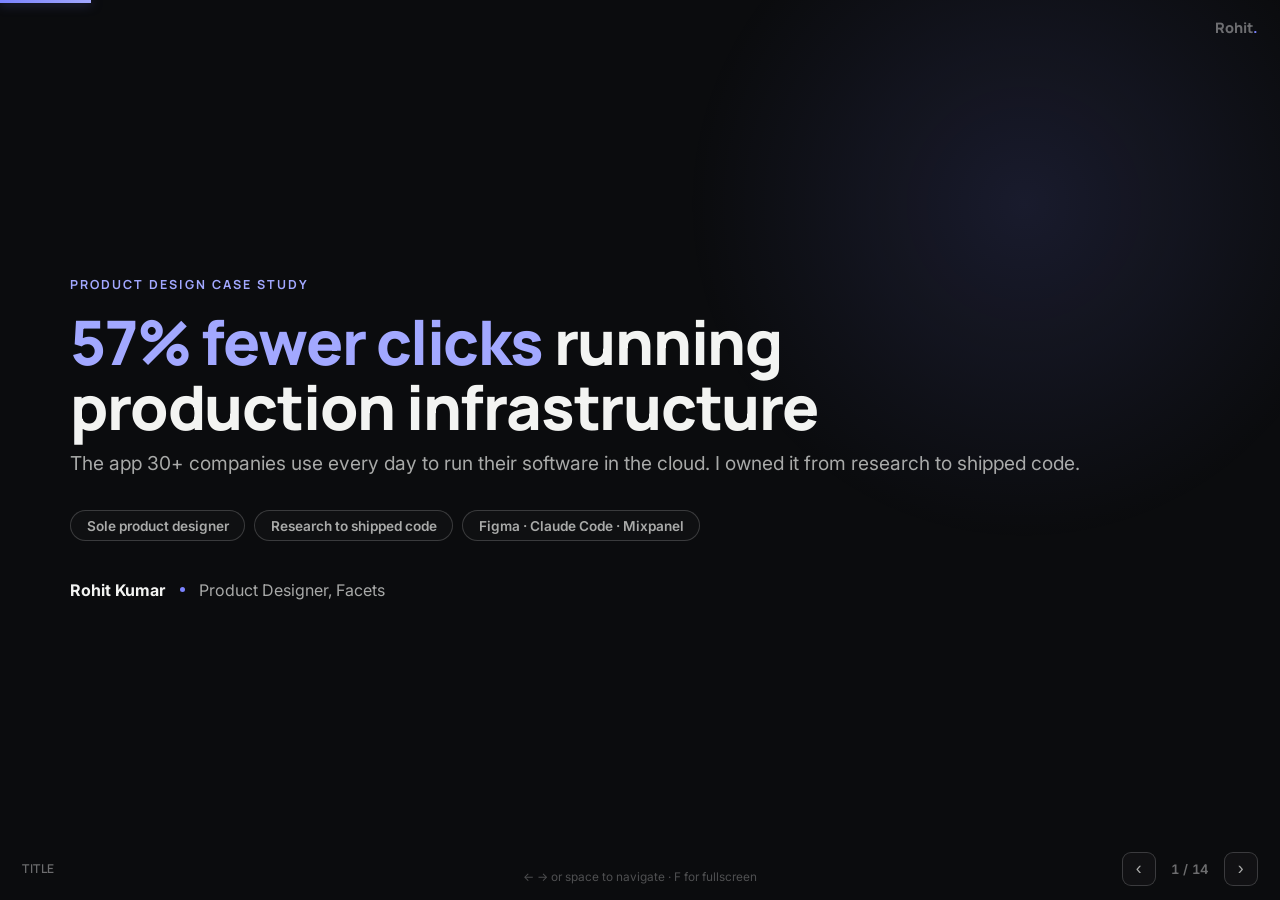
<file: cp-ppt/index.html>
<!doctype html>
<html lang="en" data-theme="dark">
<head>
<meta charset="UTF-8" />
<meta name="viewport" content="width=device-width, initial-scale=1.0" />
<title>Facets Control-Plane Revamp · Rohit Kumar</title>
<link rel="preconnect" href="https://fonts.googleapis.com" />
<link rel="preconnect" href="https://fonts.gstatic.com" crossorigin />
<link href="https://fonts.googleapis.com/css2?family=Inter:wght@400;500;600;700;800;900&family=Manrope:wght@500;600;700;800&family=Lora:ital,wght@0,500;0,600;1,500&display=swap" rel="stylesheet" />
<style>
:root{
  --bg:#0b0c0e; --bg-elev:#141518; --bg-card:#17181c;
  --border:rgba(255,255,255,.09); --border-strong:rgba(255,255,255,.18);
  --text:#f3f4f2; --text-2:rgba(243,244,242,.68); --text-3:rgba(243,244,242,.42);
  --accent:#7b83ff; --accent-2:#a2a8ff;
  --good:#5fe0b0; --warn:#f0b962; --bad:#f08a7e;
  --font-display:'Manrope','Inter',sans-serif; --font-body:'Inter',sans-serif; --font-serif:'Lora',Georgia,serif;
}
*{box-sizing:border-box;margin:0;padding:0}
html,body{height:100%}
body{background:var(--bg);color:var(--text);font-family:var(--font-body);overflow:hidden;-webkit-font-smoothing:antialiased}
img{max-width:100%;display:block}

.deck{position:fixed;inset:0}
.slide{position:absolute;inset:0;display:none;padding:5vh 5.5vw 8vh;flex-direction:column;justify-content:center;animation:fade .35s ease}
.slide.active{display:flex}
@keyframes fade{from{opacity:0;transform:translateY(8px)}to{opacity:1;transform:none}}
.slide-inner{width:100%;max-width:1200px;margin:0 auto;position:relative;z-index:1}
.slide::before{content:"";position:absolute;top:-20%;right:-10%;width:60vw;height:60vw;background:radial-gradient(circle,rgba(123,131,255,.13),transparent 62%);pointer-events:none;z-index:0}

.eyebrow{font-family:var(--font-display);font-weight:700;font-size:.78rem;letter-spacing:.16em;text-transform:uppercase;color:var(--accent-2);margin-bottom:1rem;display:inline-flex;gap:.6rem;align-items:center}
.eyebrow .num{color:var(--text-3);font-variant-numeric:tabular-nums}
h1{font-family:var(--font-display);font-weight:800;letter-spacing:-.02em;line-height:1.06;font-size:clamp(2.1rem,4.8vw,4rem)}
h2{font-family:var(--font-display);font-weight:800;letter-spacing:-.015em;line-height:1.12;font-size:clamp(1.6rem,3.2vw,2.6rem)}
.sub{font-size:clamp(1rem,1.5vw,1.25rem);color:var(--text-2);margin-top:.7rem}
.hl{color:var(--accent-2)}

.title-meta{display:flex;flex-wrap:wrap;gap:.6rem;margin-top:2.2rem}
.chip{font-size:.85rem;font-weight:600;color:var(--text-2);border:1px solid var(--border-strong);border-radius:999px;padding:.42rem .95rem;background:rgba(255,255,255,.02)}
.byline{margin-top:2.4rem;display:flex;align-items:center;gap:.9rem;color:var(--text-2);font-size:1rem}
.byline b{color:var(--text);font-weight:700}
.byline .dot{width:5px;height:5px;border-radius:50%;background:var(--accent)}

ul.clean{list-style:none;display:flex;flex-direction:column;gap:.85rem;margin-top:1.4rem}
ul.clean li{position:relative;padding-left:1.7rem;color:var(--text-2);font-size:clamp(1rem,1.35vw,1.18rem);line-height:1.45}
ul.clean li::before{content:"";position:absolute;left:0;top:.5em;width:.62rem;height:.62rem;border-radius:3px;background:var(--accent);transform:rotate(45deg)}
ul.clean li b{color:var(--text);font-weight:700}

.two{display:grid;grid-template-columns:1fr 1fr;gap:1.6rem;align-items:center}
.two.wide-left{grid-template-columns:1.05fr .95fr}
.two.wide-right{grid-template-columns:1fr 1fr}

.stats{display:grid;grid-template-columns:repeat(3,1fr);gap:1rem;margin-top:1.8rem}
.stat{border:1px solid var(--border);background:var(--bg-card);border-radius:16px;padding:1.35rem}
.stat .big{font-family:var(--font-display);font-weight:800;font-size:clamp(1.7rem,3vw,2.5rem);letter-spacing:-.02em;line-height:1}
.stat .big .unit{font-size:.5em;color:var(--text-2);font-weight:700}
.stat .lbl{margin-top:.55rem;color:var(--text-2);font-size:.9rem;line-height:1.4}
.stat.accent .big{color:var(--accent-2)}

.frame{border:1px solid var(--border);border-radius:14px;overflow:hidden;background:#101114;box-shadow:0 22px 55px rgba(0,0,0,.4);aspect-ratio:16/9}
.frame img{width:100%;height:100%;object-fit:contain;background:#101114}
.ba{display:grid;grid-template-columns:1fr 1fr;gap:1rem;margin-top:1.2rem}
.ba figure{margin:0}
.ba figcaption{margin-top:.55rem;display:flex;align-items:center;gap:.55rem;font-size:.82rem;color:var(--text-2)}
.tag{font-size:.68rem;font-weight:700;letter-spacing:.08em;text-transform:uppercase;padding:.2rem .55rem;border-radius:6px}
.tag.before{background:rgba(240,138,126,.14);color:var(--bad);border:1px solid rgba(240,138,126,.3)}
.tag.after{background:rgba(95,224,176,.14);color:var(--good);border:1px solid rgba(95,224,176,.3)}

/* problem root-cause shots */
.two.prob{grid-template-columns:1.4fr .6fr}
.probshots{display:flex;flex-direction:column;gap:.8rem}
.probshots .frame{aspect-ratio:4/3}
.probshots .frame img{object-fit:cover;object-position:left center}
.shotcap{font-size:.82rem;color:var(--text-2);text-align:center;margin-top:.05rem}
.shotcap b{color:var(--text)}

/* evidence groups */
.evg{display:grid;grid-template-columns:1fr 1fr;gap:1.2rem;margin-top:1.5rem}
.evcard{border:1px solid var(--border);background:var(--bg-card);border-radius:16px;padding:1.3rem 1.4rem}
.evcard h4{font-family:var(--font-display);font-size:1.02rem;color:var(--accent-2);margin-bottom:.9rem}
.evcard ul{list-style:none;display:flex;flex-direction:column;gap:.7rem}
.evcard li{position:relative;padding-left:1.4rem;color:var(--text-2);font-size:clamp(.95rem,1.2vw,1.08rem);line-height:1.4}
.evcard li::before{content:"";position:absolute;left:0;top:.5em;width:.52rem;height:.52rem;border-radius:2px;background:var(--accent);transform:rotate(45deg)}
.evcard li b{color:var(--text);font-weight:600}

/* decisions */
.decisions{display:flex;flex-direction:column;gap:1.1rem;margin-top:1.5rem}
.dec{display:flex;gap:1rem;align-items:flex-start;border:1px solid var(--border);background:var(--bg-card);border-radius:14px;padding:1.2rem 1.35rem}
.dec .dn{font-family:var(--font-display);font-weight:800;color:var(--accent-2);font-size:1.1rem;min-width:1.6rem}
.dec .dt{color:var(--text-2);font-size:clamp(1rem,1.35vw,1.16rem);line-height:1.5}
.dec .dt b{color:var(--text);font-weight:700}
.dec .dt .chosen{color:var(--good);font-weight:700}
.dec .dt .rej{color:var(--bad);font-weight:600}

/* solution did/goals/impact */
.sgi{display:flex;flex-direction:column;gap:.9rem;margin-top:1.2rem}
.sgi .row{display:flex;gap:.9rem;align-items:flex-start}
.sgi .k{font-family:var(--font-display);font-size:.7rem;font-weight:800;letter-spacing:.1em;text-transform:uppercase;color:var(--text-3);width:122px;flex-shrink:0;padding-top:.2rem}
.sgi .row p{color:var(--text-2);font-size:clamp(.95rem,1.2vw,1.08rem);line-height:1.45}
.sgi .row p b{color:var(--text);font-weight:700}
.sgi ul{list-style:none;display:flex;flex-direction:column;gap:.4rem}
.sgi li{position:relative;padding-left:1.5rem;color:var(--text-2);font-size:clamp(.92rem,1.15vw,1.04rem);line-height:1.4}
.sgi li::before{content:"";position:absolute;left:.18rem;top:.5em;width:.46rem;height:.46rem;border-radius:2px;background:var(--accent);transform:translateY(-50%) rotate(45deg)}
.sgi li b{color:var(--text);font-weight:700}
.sgi .row.goals li{color:var(--accent-2);font-weight:600}
.sgi .row.goals li::before{content:"\2713";left:.14rem;top:.72em;width:auto;height:auto;background:none;border-radius:0;transform:translateY(-50%);color:var(--accent-2);font-weight:800;font-size:.92em;line-height:1}
.sgi .row.impact li{color:var(--good);font-weight:600}
.sgi .row.impact li::before{background:var(--good)}
.sgi.tight{gap:.7rem;margin-top:1rem}
.sgi.tight li{font-size:clamp(.88rem,1.1vw,1rem);line-height:1.35}

.chrome{position:fixed;left:0;right:0;bottom:0;z-index:20;display:flex;align-items:center;justify-content:space-between;padding:.9rem 1.4rem;pointer-events:none}
.chrome .sec{font-size:.76rem;color:var(--text-3);font-weight:600;letter-spacing:.04em;text-transform:uppercase;font-family:var(--font-display)}
.nav-ctrls{display:flex;align-items:center;gap:.5rem;pointer-events:auto}
.nav-ctrls button{width:34px;height:34px;border-radius:9px;border:1px solid var(--border-strong);background:rgba(20,21,24,.7);color:var(--text-2);cursor:pointer;display:grid;place-items:center;transition:.15s;backdrop-filter:blur(8px);font-size:1.1rem}
.nav-ctrls button:hover{color:var(--text);border-color:var(--accent);background:rgba(123,131,255,.12)}
.nav-ctrls .count{font-size:.82rem;color:var(--text-3);min-width:52px;text-align:center;font-variant-numeric:tabular-nums;font-weight:600}
.progress{position:fixed;top:0;left:0;height:3px;background:linear-gradient(90deg,var(--accent),var(--accent-2));z-index:30;transition:width .35s ease;box-shadow:0 0 12px rgba(123,131,255,.5)}
.brand{position:fixed;top:1.1rem;right:1.4rem;z-index:20;font-family:var(--font-display);font-weight:800;font-size:.9rem;color:var(--text-3)}
.brand .dot{color:var(--accent)}
.hint{position:fixed;bottom:1rem;left:50%;transform:translateX(-50%);z-index:20;font-size:.74rem;color:var(--text-3);opacity:.7;transition:opacity .4s}
.hint.hide{opacity:0}

@media (max-width:820px){ .two,.ba,.stats,.evg{grid-template-columns:1fr} .slide{padding:8vh 7vw 10vh} }
</style>
</head>
<body>
<div class="progress" id="progress"></div>
<div class="brand">Rohit<span class="dot">.</span></div>

<div class="deck" id="deck">

  <!-- 1 · TITLE -->
  <section class="slide active">
    <div class="slide-inner">
      <div class="eyebrow">Product design case study</div>
      <h1><span class="hl">57% fewer clicks</span> running<br>production infrastructure</h1>
      <p class="sub">The app 30+ companies use every day to run their software in the cloud. I owned it from research to shipped code.</p>
      <div class="title-meta">
        <span class="chip">Sole product designer</span>
        <span class="chip">Research to shipped code</span>
        <span class="chip">Figma · Claude Code · Mixpanel</span>
      </div>
      <div class="byline"><b>Rohit Kumar</b><span class="dot"></span> Product Designer, Facets</div>
    </div>
  </section>

  <!-- 2 · WHAT IS FACETS -->
  <section class="slide">
    <div class="slide-inner">
      <div class="eyebrow"><span class="num">01</span></div>
      <div class="two wide-left">
        <div>
          <h2>What Facets is</h2>
          <ul class="clean">
            <li>Running a company's software on the cloud (AWS, Google, Azure) normally needs a <b>DevOps specialist</b> and a lot of manual setup.</li>
            <li>Facets lets a <b>regular developer</b> set it up themselves, safely and the same way every time.</li>
            <li><b>30+ companies</b> run their live products on it, all through one web app. That app is what I redesigned.</li>
          </ul>
        </div>
        <div class="frame"><img src="../assets/img/outcome-project-overview.png" alt="The Facets web app developers work in every day"></div>
      </div>
    </div>
  </section>

  <!-- 3 · PROBLEM -->
  <section class="slide">
    <div class="slide-inner">
      <div class="eyebrow"><span class="num">02</span></div>
      <div class="two prob">
        <div>
          <h2>The problem</h2>
          <ul class="clean">
            <li>The <b>same menu showed on every screen</b>, whether you were at the org level, inside a project, deep in an environment, or below. Nothing told you where you were. <b>The root cause was structural, not visual.</b></li>
            <li>Two separate interfaces had been running <b>in parallel for about a year</b>.</li>
            <li>Everyday tasks took <b>too many clicks</b> and a lot of hunting across screens.</li>
            <li>The app <b>didn't show what was happening</b>. A release ended on a blind confirm, with no preview of what would change.</li>
            <li>The product had <b>too many levels</b> to move through, so it was easy to lose track of where you were.</li>
            <li>Inconsistent patterns and no dark mode made the product feel unfinished.</li>
          </ul>
        </div>
        <div class="probshots">
          <div class="frame"><img src="../assets/img/compare/projects-before.png" alt="Old UI at the org level, the projects list, with the left menu"></div>
          <div class="frame"><img src="../assets/img/compare/cicd-before.png" alt="Old UI deep inside a project, the same left menu"></div>
          <p class="shotcap"><b>Same left menu, every level</b>, from the projects list to deep inside a project.</p>
        </div>
      </div>
    </div>
  </section>

  <!-- 4 · EVIDENCE -->
  <section class="slide">
    <div class="slide-inner">
      <div class="eyebrow"><span class="num">03</span></div>
      <h2>The evidence</h2>
      <div class="evg">
        <div class="evcard">
          <h4>Customer interviews</h4>
          <ul>
            <li>Small, frequent tasks took too many clicks. Advanced users wanted <b>one place to do their daily work</b>.</li>
            <li>Developers were <b>stuck with DevOps settings in the nav</b> they don't use and can't access.</li>
            <li>They couldn't find what they needed on a screen, so they <b>dropped off mid-flow</b> to go cross-check elsewhere.</li>
          </ul>
        </div>
        <div class="evcard">
          <h4>Usage data (Mixpanel)</h4>
          <ul>
            <li><b>Most tasks needed jumping across several screens</b> to finish, like the release flow and resource config overrides.</li>
            <li>The <b>main overview pages</b> (environment, resource) had <b>low traffic</b>, even though they should be where people start.</li>
          </ul>
        </div>
      </div>
    </div>
  </section>

  <!-- 5 · WHY NOW -->
  <section class="slide">
    <div class="slide-inner">
      <div class="eyebrow"><span class="num">04</span></div>
      <h2>Why now</h2>
      <ul class="clean">
        <li>The app was already being rebuilt on new technology, for reasons that had nothing to do with design.</li>
        <li>Every screen was going to be touched anyway.</li>
        <li>Fixing the experience now cost very little extra. Fixing it later meant a second full pass.</li>
      </ul>
    </div>
  </section>

  <!-- 6 · BUSINESS GOALS -->
  <section class="slide">
    <div class="slide-inner">
      <div class="eyebrow"><span class="num">05</span></div>
      <h2>Business goals</h2>
      <ul class="clean">
        <li>Reduce <b>confusion throughout the product</b>.</li>
        <li>Fix the <b>navigation</b>, so people always know which level they're on and how to move between org, project, and environment.</li>
        <li>Bring <b>transparency to key flows</b>, so people can see what's happening and trust it.</li>
        <li>Reduce the number of clicks to complete everyday tasks.</li>
        <li>Reduce support tickets (how-to and enhancement requests).</li>
        <li>Retire both legacy interfaces and move every customer onto one.</li>
      </ul>
    </div>
  </section>

  <!-- 7 · DECISIONS -->
  <section class="slide">
    <div class="slide-inner">
      <div class="eyebrow"><span class="num">06</span></div>
      <h2>The decisions</h2>
      <div class="decisions">
        <div class="dec"><div class="dn">1</div><div class="dt"><b>Navigation model.</b> We compared <span class="rej">Environment-first</span> (a top switcher rewrites the side nav beneath it) with <span class="chosen">Context-switch</span> (each level keeps its own steady nav). We chose Context-switch, because it matches how engineers already picture the hierarchy: project, then environment, then resource.</div></div>
        <div class="dec"><div class="dn">2</div><div class="dt"><b>Design system.</b> We decided <b>not to build our own</b>. We adopted Ant Design and built on design tokens, customizing only where it fell short, so our time went to the hard flows instead of a button library.</div></div>
      </div>
    </div>
  </section>

  <!-- 8 · SOLUTION 1 · NAVIGATION -->
  <section class="slide">
    <div class="slide-inner">
      <div class="eyebrow"><span class="num">07</span> Solution · 1 of 5</div>
      <div class="two wide-right">
        <div>
          <h2>Separate navigation for each level</h2>
          <div class="sgi tight">
            <div class="row"><span class="k">What we did</span><ul>
              <li>Built the <b>Context-switch</b> model in code: the sidebar shows org-level work outside a project, and switches entirely to <b>project-level navigation</b> once you step inside.</li>
              <li>Drill from project to environment to resource on <b>one steady path</b>, so the nav never reshuffles.</li>
            </ul></div>
            <div class="row goals"><span class="k">Goals checked</span><ul>
              <li>Fix the navigation</li>
              <li>Reduce confusion</li>
              <li>Reduce clicks (bad nav was driving the click count up)</li>
            </ul></div>
            <div class="row impact"><span class="k">Impact</span><ul>
              <li>People always know which level they're on</li>
              <li>The foundation every other screen was built on</li>
            </ul></div>
          </div>
        </div>
        <div class="frame"><img src="../assets/img/nav-exploration-v2-poster.jpg" alt="Shipped navigation switching between org-level and project-level context"></div>
      </div>
    </div>
  </section>

  <!-- 9 · SOLUTION 2 · OVERVIEW PAGES -->
  <section class="slide">
    <div class="slide-inner">
      <div class="eyebrow"><span class="num">08</span> Solution · 2 of 5</div>
      <h2>Rebuilt the low-traffic overview pages</h2>
      <div class="sgi tight">
        <div class="row"><span class="k">What we did</span><ul>
          <li>Rebuilt several overview pages (environment, resource) to surface the details people actually need.</li>
          <li>Example below: the environment overview now shows <b>health, alerts, activity, and release status</b> in one place.</li>
        </ul></div>
        <div class="row goals"><span class="k">Goals checked</span><ul>
          <li>Reduce confusion</li>
          <li>Reduce clicks to complete everyday tasks</li>
        </ul></div>
        <div class="row impact"><span class="k">Impact</span><ul>
          <li>Screen jumps to reach a task dropped from ~3–4 to ~1</li>
          <li>These became the primary pages people land on</li>
        </ul></div>
      </div>
      <div class="ba">
        <figure><div class="frame"><img src="../assets/img/compare/env-overview-before.png" alt="Old environment view across tabs"></div><figcaption><span class="tag before">Before</span></figcaption></figure>
        <figure><div class="frame"><img src="../assets/img/compare/env-overview-after.png" alt="Redesigned environment overview on one page"></div><figcaption><span class="tag after">After</span></figcaption></figure>
      </div>
    </div>
  </section>

  <!-- 9 · SOLUTION 2 · PROJECT HOME -->
  <section class="slide">
    <div class="slide-inner">
      <div class="eyebrow"><span class="num">09</span> Solution · 3 of 5</div>
      <div class="two wide-right">
        <div>
          <h2>Project overview page, to finish daily tasks fast</h2>
          <div class="sgi tight">
            <div class="row"><span class="k">What we did</span><ul>
              <li>Built an overview that puts the <b>most frequent actions where people land</b>.</li>
              <li>The single place to do daily work that advanced users asked for.</li>
            </ul></div>
            <div class="row goals"><span class="k">Goals checked</span><ul>
              <li>Reduce clicks to complete everyday tasks</li>
              <li>Fix the navigation (people start work here, not from the nav)</li>
            </ul></div>
            <div class="row impact"><span class="k">Impact</span><ul>
              <li>Flagship daily task went from <b>14 clicks to 6</b></li>
            </ul></div>
          </div>
        </div>
        <div class="frame"><img src="../assets/img/outcome-project-overview.png" alt="The redesigned project home page"></div>
      </div>
    </div>
  </section>

  <!-- 10 · SOLUTION 3 · RELEASE -->
  <section class="slide">
    <div class="slide-inner">
      <div class="eyebrow"><span class="num">10</span> Solution · 4 of 5</div>
      <h2>Releasing with a preview of changes</h2>
      <div class="sgi tight">
        <div class="row"><span class="k">What we did</span><ul>
          <li>Rebuilt the release flow so you <b>see exactly what will change before you commit</b>, instead of a blind confirm.</li>
        </ul></div>
        <div class="row goals"><span class="k">Goals checked</span><ul>
          <li>Bring transparency to key flows</li>
          <li>Reduce confusion</li>
        </ul></div>
        <div class="row impact"><span class="k">Impact</span><ul>
          <li>53% faster to submit a release</li>
          <li>UI-caused failures fell from 34% to 12%</li>
        </ul></div>
      </div>
      <div class="ba">
        <figure><div class="frame"><img src="../assets/img/compare/release-before.png" alt="Old release flow ending in a blind confirm"></div><figcaption><span class="tag before">Before</span></figcaption></figure>
        <figure><div class="frame"><img src="../assets/img/compare/release-after.png" alt="Redesigned release flow with a review step"></div><figcaption><span class="tag after">After</span></figcaption></figure>
      </div>
    </div>
  </section>

  <!-- 12 · SOLUTION 5 · THE REST -->
  <section class="slide">
    <div class="slide-inner">
      <div class="eyebrow"><span class="num">11</span> Solution · 5 of 5</div>
      <div class="two wide-right">
        <div>
          <h2>The rest of the redesign</h2>
          <div class="sgi tight">
            <div class="row"><span class="k">What we did</span><ul>
              <li>Kept the <b>flows similar and simple</b>.</li>
              <li>Created <b>consistent patterns</b> across flows: release, CI/CD, images.</li>
              <li>Built on <b>design tokens</b>, powering full dark mode.</li>
              <li>Handled <b>accessibility</b> throughout: contrast, keyboard, and focus states.</li>
              <li>Enhancements that help daily work: <b>compare secret and variable values across environments</b>, easy rollback, one-click release debugging, and a better blueprint.</li>
            </ul></div>
            <div class="row goals"><span class="k">Goals checked</span><ul>
              <li>Reduce confusion</li>
              <li>Retire both legacy interfaces</li>
            </ul></div>
            <div class="row impact"><span class="k">Impact</span><ul>
              <li>One consistent, accessible product across every flow</li>
              <li>70% moved to dark mode in 30 days</li>
            </ul></div>
          </div>
        </div>
        <div class="frame"><img src="../assets/img/dark-mode-poster.jpg" alt="Dark mode across the redesigned app"></div>
      </div>
    </div>
  </section>

  <!-- 13 · IMPACT -->
  <section class="slide">
    <div class="slide-inner">
      <div class="eyebrow"><span class="num">12</span></div>
      <h2>Impact</h2>
      <div class="stats">
        <div class="stat accent"><div class="big">57%</div><div class="lbl">fewer clicks on the flagship daily task, 14 to 6</div></div>
        <div class="stat accent"><div class="big">100%</div><div class="lbl">of customers moved onto the new app in 4 weeks; both old ones retired</div></div>
        <div class="stat accent"><div class="big">5.8→8.4</div><div class="lbl">satisfaction, same 14-person cohort, before and after</div></div>
      </div>
      <div class="stats" style="margin-top:1rem">
        <div class="stat"><div class="big">−63%</div><div class="lbl">support tickets about where things live, ~19 to 7 a month</div></div>
        <div class="stat"><div class="big">53%</div><div class="lbl">faster to submit a release; UI-caused failures cut from 34% to 12%</div></div>
        <div class="stat"><div class="big">~150<span class="unit"> hrs/mo</span></div><div class="lbl">engineer time saved from the click cut alone, across ~40 daily operators</div></div>
      </div>
    </div>
  </section>

  <!-- 14 · CLOSE -->
  <section class="slide">
    <div class="slide-inner">
      <div class="eyebrow">In closing</div>
      <h2>What I learned</h2>
      <ul class="clean">
        <li>The real fix was the <b>structure underneath</b>, not the screens. Getting the navigation model right was the whole project.</li>
        <li><b>Shipping the code myself</b>, as PRs the engineers reviewed, kept the design intent intact from Figma all the way to production.</li>
        <li>Measure the right thing: for flows people <b>can't avoid</b>, measure friction; for optional pages, measure whether they come back.</li>
      </ul>
      <p class="sub" style="margin-top:1.4rem">And a big part of the impact came from being in the codebase, not just the design file:</p>
      <div class="stats" style="margin-top:1rem">
        <div class="stat accent"><div class="big">33<span class="unit"> PRs</span></div><div class="lbl">raised in the live React codebase</div></div>
        <div class="stat accent"><div class="big">176</div><div class="lbl">commits · ~16 screens designed and shipped</div></div>
        <div class="stat accent"><div class="big">13,246</div><div class="lbl">lines added, ~9,000 removed, a careful refactor</div></div>
      </div>
    </div>
  </section>

</div>

<div class="chrome">
  <div class="sec" id="secLabel"></div>
  <div class="nav-ctrls">
    <button id="prevBtn" aria-label="Previous slide">‹</button>
    <span class="count"><span id="cur">1</span> / <span id="total">14</span></span>
    <button id="nextBtn" aria-label="Next slide">›</button>
  </div>
</div>
<div class="hint" id="hint">← → or space to navigate · F for fullscreen</div>

<script>
(function(){
  const slides = Array.from(document.querySelectorAll('.slide'));
  const total = slides.length;
  const sections = ["Title","What Facets is","The problem","The evidence","Why now","Business goals","The decisions","Solution · navigation","Solution · overview pages","Solution · project overview","Solution · releases","Solution · the rest","Impact","What I learned"];
  let i = 0;
  const progress = document.getElementById('progress');
  const cur = document.getElementById('cur');
  const secLabel = document.getElementById('secLabel');
  const hint = document.getElementById('hint');
  document.getElementById('total').textContent = total;
  function show(n){
    i = Math.max(0, Math.min(total-1, n));
    slides.forEach((s,idx)=>s.classList.toggle('active', idx===i));
    progress.style.width = ((i+1)/total*100) + '%';
    cur.textContent = i+1;
    secLabel.textContent = sections[i] || '';
    window.location.hash = i+1;
  }
  const next=()=>show(i+1), prev=()=>show(i-1);
  document.getElementById('nextBtn').addEventListener('click', next);
  document.getElementById('prevBtn').addEventListener('click', prev);
  document.addEventListener('keydown', e=>{
    if(['ArrowRight','PageDown',' '].includes(e.key)){ e.preventDefault(); next(); }
    else if(['ArrowLeft','PageUp'].includes(e.key)){ e.preventDefault(); prev(); }
    else if(e.key==='Home'){ show(0); } else if(e.key==='End'){ show(total-1); }
    else if(e.key==='f'||e.key==='F'){ if(!document.fullscreenElement) document.documentElement.requestFullscreen(); else document.exitFullscreen(); }
    if(e.key!=='f'&&e.key!=='F') hint.classList.add('hide');
  });
  document.getElementById('deck').addEventListener('click', e=>{
    if(e.target.closest('button, a')) return;
    if(e.clientX > window.innerWidth*0.5) next(); else prev();
  });
  const start = parseInt(window.location.hash.replace('#',''),10);
  show(isNaN(start)?0:start-1);
  setTimeout(()=>hint.classList.add('hide'), 5000);
})();
</script>
</body>
</html>
</file>
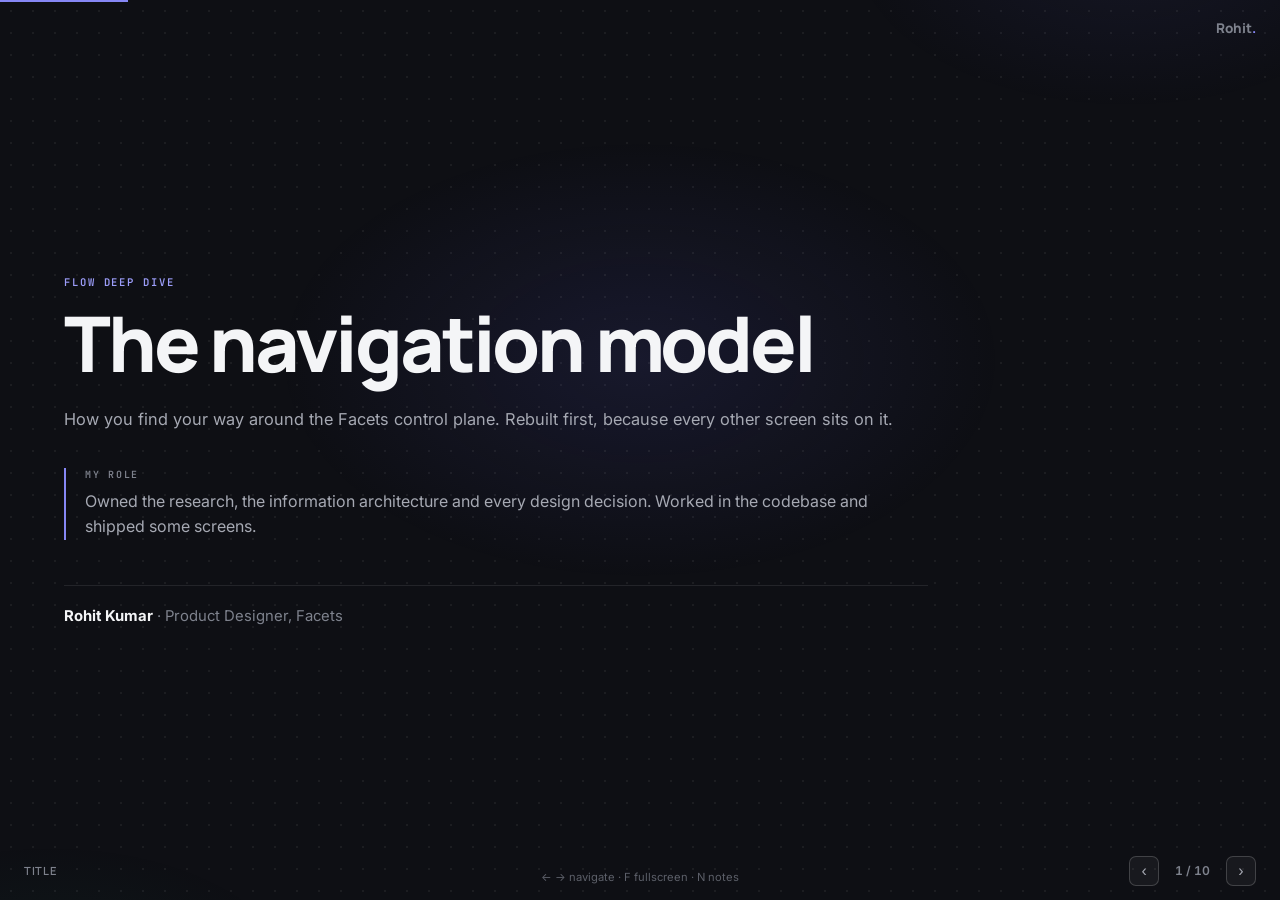
<file: navigation-flow-ppt/index.html>
<!doctype html>
<html lang="en">
<head>
<meta charset="UTF-8" />
<meta name="viewport" content="width=device-width, initial-scale=1.0" />
<title>The navigation model · Facets · Rohit Kumar</title>
<link rel="preconnect" href="https://fonts.googleapis.com" />
<link rel="preconnect" href="https://fonts.gstatic.com" crossorigin />
<link href="https://fonts.googleapis.com/css2?family=Inter:wght@400;500;600;700&family=Manrope:wght@600;700;800&family=JetBrains+Mono:wght@500;600;700&display=swap" rel="stylesheet" />
<style>
:root{
  --bg:#0E0F14; --surface:rgba(255,255,255,.045);
  --ink:#F4F5F7; --ink2:#A6A9B3; --ink3:#7E828D;
  --line:rgba(255,255,255,.09); --line2:rgba(255,255,255,.18);
  --ac:#8687F5; --ac-s:rgba(134,135,245,.14);
  --bad:#E5695A; --bad-s:rgba(229,105,90,.12);
  --good:#4ED0A0; --good-s:rgba(62,207,151,.12);
  --warn:#E0B25C; --warn-s:rgba(224,178,92,.12);
  --fd:'Manrope',system-ui,sans-serif;
  --fb:'Inter',system-ui,sans-serif;
  --fm:'JetBrains Mono',ui-monospace,SFMono-Regular,monospace;
  --sh:0 2px 6px rgba(0,0,0,.35), 0 18px 44px rgba(0,0,0,.45);
}
*{box-sizing:border-box;margin:0;padding:0}
html,body{height:100%}
body{background:var(--bg);color:var(--ink);font-family:var(--fb);overflow:hidden;-webkit-font-smoothing:antialiased;text-rendering:optimizeLegibility}
img{max-width:100%;display:block}

.deck{position:fixed;inset:0}
.deck::before{content:"";position:absolute;inset:0;background-image:radial-gradient(rgba(255,255,255,.06) 1px,transparent 1.2px),radial-gradient(44% 38% at 50% 40%,rgba(91,91,214,.13),transparent 64%),radial-gradient(36% 30% at 88% -6%,rgba(91,91,214,.09),transparent 60%),radial-gradient(32% 26% at 4% 110%,rgba(31,143,102,.08),transparent 62%);background-size:22px 22px,auto,auto,auto}
.slide{position:absolute;inset:0;display:none;padding:6vh 5.2vw 8vh;flex-direction:column;justify-content:center;animation:fade .3s ease;overflow:hidden;z-index:1}
.slide.active{display:flex}
@keyframes fade{from{opacity:0;transform:translateY(6px)}to{opacity:1;transform:none}}
.in{width:100%;max-width:1240px;margin:0 auto}
.in.wide{max-width:1400px}

.eb{font-family:var(--fd);font-weight:700;font-size:.7rem;letter-spacing:.15em;text-transform:uppercase;color:var(--ac);margin-bottom:.9rem;display:flex;gap:.6rem;align-items:center}
.eb .n{color:var(--ink3);font-variant-numeric:tabular-nums;font-weight:700}
.eb .ap{color:var(--warn);border:1px solid rgba(138,93,0,.3);background:var(--warn-s);border-radius:4px;padding:.1rem .4rem;letter-spacing:.09em}
h1{font-family:var(--fd);font-weight:800;letter-spacing:-.035em;line-height:1;font-size:clamp(2.6rem,6vw,4.6rem)}
h2{font-family:var(--fd);font-weight:800;letter-spacing:-.026em;line-height:1.1;font-size:clamp(1.55rem,3.1vw,2.5rem);max-width:26ch}
.lede{font-size:clamp(1.02rem,1.4vw,1.18rem);color:var(--ink2);margin-top:.8rem;line-height:1.5;max-width:60ch}
.lede b{color:var(--ink);font-weight:600}

.chips{display:flex;flex-wrap:wrap;gap:.5rem;margin-top:2.2rem}
.chip{font-size:.82rem;font-weight:500;color:var(--ink2);border:1px solid var(--line2);border-radius:999px;padding:.42rem .95rem;background:var(--surface)}
.by{margin-top:2.4rem;color:var(--ink2);font-size:.95rem}
.by b{color:var(--ink);font-weight:700}

.g{display:grid;gap:1rem;margin-top:1.5rem}
.g2{grid-template-columns:1fr 1fr}
.g3{grid-template-columns:repeat(3,1fr)}
.g4{grid-template-columns:repeat(4,1fr)}
.split{display:grid;grid-template-columns:1fr 1fr;gap:2.4rem;align-items:start}

.c{background:var(--surface);border:1px solid var(--line);border-radius:14px;padding:1.1rem 1.2rem}
.c .lb{font-family:var(--fd);font-weight:800;font-size:.63rem;letter-spacing:.13em;text-transform:uppercase;color:var(--ink3)}
.c h4{font-family:var(--fd);font-weight:700;font-size:1rem;margin-top:.4rem;line-height:1.28;letter-spacing:-.01em}
.c p{font-size:.91rem;color:var(--ink2);line-height:1.5;margin-top:.45rem}
.c p b{color:var(--ink);font-weight:600}
.c.bad{border-color:rgba(185,58,44,.24);background:var(--bad-s)}
.c.good{border-color:rgba(20,107,80,.24);background:var(--good-s)}
.c.warn{border-color:rgba(138,93,0,.24);background:var(--warn-s)}

.jobs{display:grid;grid-template-columns:repeat(4,1fr);gap:.85rem;margin-top:1.3rem}
.j{background:var(--surface);border:1px solid var(--line);border-radius:14px;padding:1rem 1.05rem;display:flex;flex-direction:column;gap:.5rem}
.j .num{font-family:var(--fd);font-weight:800;font-size:.66rem;letter-spacing:.12em;color:var(--ink3)}
.j .nm{font-family:var(--fd);font-weight:800;font-size:1.02rem;letter-spacing:-.014em;line-height:1.22}
.j .q{font-size:.86rem;color:var(--ink2);line-height:1.44;flex:1}
.j .q b{color:var(--ink);font-weight:600}
.j .v{font-family:var(--fd);font-weight:800;font-size:.64rem;letter-spacing:.09em;text-transform:uppercase;padding:.32rem .58rem;border-radius:6px;align-self:flex-start}
.v.no{background:var(--bad-s);color:var(--bad)}
.v.poor{background:var(--warn-s);color:var(--warn)}
.v.ok{background:var(--good-s);color:var(--good)}
.v.neu{background:#EDEEF0;color:var(--ink2)}
.j.dim{opacity:.6}

figure{margin:0;min-width:0}
.art{background:var(--surface);border:1px solid var(--line);border-radius:12px;overflow:hidden;box-shadow:var(--sh);display:flex;width:fit-content;max-width:100%;margin-inline:auto}
.art img{width:auto;height:auto;max-width:100%;max-height:var(--ah,42vh)}
.art.pad{padding:.9rem}
.cap{margin-top:.65rem;font-size:.83rem;color:var(--ink2);line-height:1.45;display:flex;gap:.55rem;align-items:baseline}
.cap b{color:var(--ink);font-weight:600}
.pill{font-family:var(--fd);font-size:.6rem;font-weight:800;letter-spacing:.1em;text-transform:uppercase;padding:.24rem .52rem;border-radius:5px;flex-shrink:0;white-space:nowrap}
.pill.was{background:var(--bad-s);color:var(--bad)}
.pill.now{background:var(--good-s);color:var(--good)}
.pill.n{background:var(--ac-s);color:var(--ac)}
.pill.w{background:var(--warn-s);color:var(--warn)}
.detail{background:var(--surface);border:1px solid var(--line);border-radius:12px;overflow:hidden;box-shadow:var(--sh);display:flex;padding:1rem;width:fit-content;max-width:100%}
.detail img{width:auto;height:auto;max-width:100%;max-height:var(--dh,26vh)}
.dlab{font-family:var(--fd);font-weight:800;font-size:.6rem;letter-spacing:.1em;text-transform:uppercase;color:var(--ink3);margin-bottom:.45rem}

/* ---------- definition + 5-step flow ---------- */
.def{font-family:var(--fd);font-weight:700;font-size:clamp(1.12rem,1.75vw,1.48rem);line-height:1.36;letter-spacing:-.018em;color:var(--ink);margin-top:.75rem;max-width:72ch}
.fl5{display:flex;align-items:stretch;gap:.42rem;margin-top:1.6rem}
.fs{flex:1;min-width:0;border:1px solid var(--line);background:var(--surface);border-radius:13px;padding:.9rem .95rem;display:flex;flex-direction:column;gap:.32rem}
.fs .t{font-family:var(--fd);font-weight:800;font-size:.97rem;line-height:1.26;letter-spacing:-.015em}
.fs .d{font-size:.82rem;line-height:1.44;color:var(--ink2)}
.fs.down{background:var(--bad-s);border-color:rgba(185,58,44,.26)}
.fs.down .t{color:var(--bad)}
.fs.up{background:var(--good-s);border-color:rgba(20,107,80,.26)}
.fs.up .t{color:var(--good)}
.fs.rel{background:var(--ac);border-color:var(--ac);box-shadow:var(--sh);flex:1.18}
.fs.rel .t{color:#fff;font-size:1.14rem}
.fs.rel .d{color:rgba(255,255,255,.9)}
.fa{display:flex;align-items:center;justify-content:center;flex-shrink:0;width:16px;color:var(--ink3);font-size:1.05rem;line-height:1}
.wm{display:grid;grid-template-columns:repeat(4,1fr);gap:1.6rem;margin-top:1.7rem;padding-top:1.3rem;border-top:1px solid var(--line2)}
.wmi .l{font-family:var(--fd);font-weight:800;font-size:.88rem;letter-spacing:-.012em;line-height:1.3;margin-bottom:.38rem;color:var(--ink)}
.wmi p{font-size:.87rem;color:var(--ink2);line-height:1.46}

/* ---------- flowchart ---------- */
.fchart{width:100%;height:auto;max-height:70vh}
.fchart .ft2{font-family:'Manrope',sans-serif;font-weight:800;font-size:17px;fill:#131419}
.fchart .ft3{font-family:'Manrope',sans-serif;font-weight:800;font-size:14px;fill:#131419}
.fchart .fs2{font-family:'Inter',sans-serif;font-size:12.5px;fill:#8C9099}
.fchart .fs3{font-family:'Inter',sans-serif;font-size:13.5px;fill:#55585F}
.fchart .fs3.key{fill:#131419;font-weight:700}
.fchart .fl{font-family:'Inter',sans-serif;font-size:12px;fill:#8C9099;font-weight:600}
.fchart .ac{fill:#5B5BD6}
.fchart .bad{fill:#B93A2C}
.fchart .wht{fill:#fff}
.fchart .svgpin circle{fill:#B93A2C;stroke:#fff;stroke-width:2}
.fchart .svgpin text{font-family:'Manrope',sans-serif;font-weight:800;font-size:13px;fill:#fff}

.pli .n.ok{background:var(--good)}
.svgpin.ok circle{fill:#146B50}
.fchart .gd{fill:#146B50}
.sm{display:grid;grid-template-columns:repeat(5,1fr);gap:1.2rem;margin-top:1.6rem;padding-top:1.2rem;border-top:1px solid var(--line)}
.smi .q{font-family:var(--fd);font-weight:800;font-size:.83rem;line-height:1.3;color:var(--ink);margin-bottom:.3rem}
.smi .a{font-size:.83rem;color:var(--ink2);line-height:1.42}

/* ---------- version blocks ---------- */
.vb{display:flex;flex-direction:column;gap:1.15rem}
.vbi .k{font-family:var(--fd);font-weight:800;font-size:.6rem;letter-spacing:.12em;text-transform:uppercase;color:var(--ink3);margin-bottom:.38rem}
.vbi p{font-size:1.01rem;color:var(--ink2);line-height:1.52}
.tri{display:flex;flex-direction:column;gap:.85rem}
.tstep .art{margin-inline:0}
.tlab{margin-top:.4rem;font-size:.82rem;color:var(--ink2);display:flex;gap:.5rem;align-items:baseline}
.hsub{font-family:var(--fb);font-weight:500;font-size:.42em;color:var(--ink3);letter-spacing:0;margin-left:.7rem;vertical-align:middle}
.vbi p b{color:var(--ink);font-weight:700}
.vbi.acc{border-left:3px solid var(--ac);padding-left:1rem}
.vbi.bad{border-left:3px solid var(--bad);padding-left:1rem}
.vbi ul{list-style:none;display:flex;flex-direction:column;gap:.5rem;margin-top:.15rem}
.vbi li{position:relative;padding-left:1.05rem;font-size:.91rem;color:var(--ink2);line-height:1.47}
.vbi li::before{content:"";position:absolute;left:0;top:.6em;width:.35rem;height:.35rem;border-radius:1px;background:var(--ac);transform:rotate(45deg)}
.vbi li b{color:var(--ink);font-weight:700}

/* ---------- goals table ---------- */
.gt{display:grid;grid-template-columns:1fr 1.18fr .72fr;gap:0 2.4rem;margin-top:2rem}
.gt > div{padding:1.15rem 0;border-bottom:1px solid var(--line)}
.gt .h{font-family:var(--fd);font-weight:800;font-size:.62rem;letter-spacing:.13em;text-transform:uppercase;color:var(--ink3);padding:0 0 .75rem;border-bottom:1px solid var(--line2)}
.gt .found{font-size:.93rem;color:var(--ink3);line-height:1.5}
.gt .goal{font-size:1.04rem;color:var(--ink);line-height:1.45;font-weight:600;letter-spacing:-.008em}
.gt .know{font-size:.88rem;color:var(--ink2);line-height:1.5}
.gt > div:nth-last-child(-n+3){border-bottom:none}

/* ---------- evidence cards ---------- */
.c.ev{padding:1.35rem 1.5rem}
.evh{font-family:var(--fd);font-weight:800;font-size:1.05rem;letter-spacing:-.014em;color:var(--ac);margin-bottom:.9rem}
.evh span{font-family:var(--fb);font-weight:500;font-size:.8rem;color:var(--ink3);letter-spacing:0;margin-left:.55rem}
.evl{list-style:none;display:flex;flex-direction:column;gap:.85rem}
.evl li{position:relative;padding-left:1.15rem;font-size:.94rem;line-height:1.52;color:var(--ink2)}
.evl li::before{content:"";position:absolute;left:0;top:.62em;width:.4rem;height:.4rem;border-radius:1px;background:var(--ac);transform:rotate(45deg)}
.evl li b{color:var(--ink);font-weight:700}

/* ---------- old flow spine ---------- */
.oflow{display:flex;flex-direction:column;margin-top:1.1rem}
.ofr{display:grid;grid-template-columns:300px 1fr;gap:1.5rem;align-items:center}
.ofn{background:var(--surface);border:1px solid var(--line);border-radius:12px;padding:.7rem .95rem}
.ofn .t{font-family:var(--fd);font-weight:800;font-size:.98rem;letter-spacing:-.014em;line-height:1.25}
.ofn .s{font-size:.79rem;color:var(--ink3);margin-top:.2rem}
.ofn ul{list-style:none;margin-top:.45rem;display:flex;flex-direction:column;gap:.22rem}
.ofn li{font-size:.83rem;color:var(--ink2);padding-left:.8rem;position:relative;line-height:1.35}
.ofn li::before{content:"·";position:absolute;left:.1rem;color:var(--ink3)}
.ofn li.key{color:var(--ink);font-weight:700}
.ofn.gap{background:transparent;border:1px dashed var(--line2);text-align:center;color:var(--ink3);font-family:var(--fd);font-weight:700;font-size:.88rem;padding:.55rem .95rem}
.ofn.go{background:var(--ac);border-color:var(--ac)}
.ofn.go .t{color:#fff}
.ofc{width:300px;height:15px;display:flex;justify-content:center}
.ofc i{width:2px;background:var(--line2);height:100%}
.ofms{display:flex;flex-direction:column;gap:.5rem}
.ofm{display:flex;gap:.6rem;align-items:flex-start}
.ofm .num{flex-shrink:0;width:21px;height:21px;border-radius:50%;background:var(--bad);color:#fff;display:grid;place-items:center;font-family:var(--fd);font-weight:800;font-size:.7rem;margin-top:.05rem}
.ofm .tx{font-size:.93rem;color:var(--ink);line-height:1.38;font-weight:600}
.qz{display:grid;gap:.42rem;margin-top:1.5rem;padding-top:1.15rem;border-top:1px solid var(--line)}
.qz div{font-size:.86rem;color:var(--ink3);line-height:1.45;padding-left:1.05rem;position:relative}
.qz div::before{content:"?";position:absolute;left:0;color:var(--ac);font-weight:700}
.qzl{font-family:var(--fd);font-weight:800;font-size:.6rem;letter-spacing:.12em;text-transform:uppercase;color:var(--ink3);margin-top:1.5rem;padding-top:1.15rem;border-top:1px solid var(--line);margin-bottom:.6rem}
.qzl + .qz{margin-top:0;padding-top:0;border-top:none}

/* ---------- pinned screenshot ---------- */
.pinwrap{position:relative;display:inline-block;max-width:100%}
.pin{position:absolute;width:26px;height:26px;border-radius:50%;background:var(--bad);color:#fff;display:grid;place-items:center;font-family:var(--fd);font-weight:800;font-size:.8rem;transform:translate(-50%,-50%);box-shadow:0 2px 8px rgba(19,20,25,.3);border:2px solid #fff}
.plist{display:flex;flex-direction:column;gap:1.05rem}
.pli{display:flex;gap:.8rem;align-items:flex-start}
.pli .n{flex-shrink:0;width:24px;height:24px;border-radius:50%;background:var(--bad);color:#fff;display:grid;place-items:center;font-family:var(--fd);font-weight:800;font-size:.75rem;margin-top:.1rem}
.pli .n.off{background:#DCDDE0;color:var(--ink2)}
.pli .x{font-size:.93rem;color:var(--ink2);line-height:1.5;font-weight:400}
.pli .x b{color:var(--ink);font-weight:700}

.rail{display:grid;grid-template-columns:repeat(3,1fr);gap:.9rem;margin-top:1.5rem}
.rv{background:var(--surface);border:1px solid var(--line);border-radius:14px;padding:1.1rem 1.15rem;display:flex;flex-direction:column;gap:.5rem}
.rv .v{font-family:var(--fd);font-weight:800;font-size:.63rem;letter-spacing:.12em;text-transform:uppercase;color:var(--ink3)}
.rv h4{font-family:var(--fd);font-weight:800;font-size:1.1rem;letter-spacing:-.016em;line-height:1.22}
.rv p{font-size:.87rem;color:var(--ink2);line-height:1.45;flex:1}
.rv .tagl{font-family:var(--fd);font-weight:800;font-size:.62rem;letter-spacing:.09em;text-transform:uppercase;padding:.3rem .55rem;border-radius:5px;align-self:flex-start}
.rv .tagl.dead{background:var(--bad-s);color:var(--bad)}
.rv .tagl.live{background:var(--good-s);color:var(--good)}
.rv.live{border-color:rgba(20,107,80,.3)}

ul.l{list-style:none;display:flex;flex-direction:column;gap:.65rem}
ul.l li{position:relative;padding-left:1.3rem;color:var(--ink2);font-size:.99rem;line-height:1.5}
ul.l li::before{content:"";position:absolute;left:0;top:.62em;width:.38rem;height:.38rem;border-radius:50%;background:var(--ac)}
ul.l li b{color:var(--ink);font-weight:600}
ul.l.s li{font-size:.9rem;line-height:1.46;padding-left:1.15rem}
ul.l.s{gap:.5rem}

.rows{display:flex;flex-direction:column;gap:.6rem;margin-top:.2rem}
.r{background:var(--surface);border:1px solid var(--line);border-radius:11px;padding:.78rem .95rem;border-left:3px solid var(--line2)}
.r .k{font-family:var(--fd);font-weight:800;font-size:.6rem;letter-spacing:.11em;text-transform:uppercase;color:var(--ink3)}
.r p{margin-top:.28rem;font-size:.89rem;color:var(--ink2);line-height:1.47}
.r p b{color:var(--ink);font-weight:600}
.r.opt{border-left-color:var(--ink3)}
.r.chose{border-left-color:var(--good);background:var(--good-s);border-color:rgba(20,107,80,.22)}
.r.no{border-left-color:var(--bad)}
.r.why{border-left-color:var(--ac)}

.mt{display:grid;grid-template-columns:1.25fr .72fr 1.3rem .72fr;gap:.15rem 1.1rem;margin-top:1.2rem;align-items:center}
.mt > div{font-size:.94rem;color:var(--ink2);padding:.58rem 0;border-bottom:1px solid var(--line)}
.mt .h{font-family:var(--fd);font-size:.61rem;font-weight:800;letter-spacing:.12em;text-transform:uppercase;color:var(--ink3);padding-bottom:.35rem}
.mt .was{color:var(--bad);font-weight:600;font-variant-numeric:tabular-nums}
.mt .ar{color:var(--ink3);text-align:center}
.mt .now{color:var(--good);font-weight:700;font-variant-numeric:tabular-nums}
.mt > div:nth-last-child(-n+4){border-bottom:none}

.co{margin-top:1.2rem;border-left:3px solid var(--ac);padding:.15rem 0 .15rem 1.05rem;font-size:clamp(.97rem,1.25vw,1.1rem);line-height:1.5;color:var(--ink2);max-width:70ch}
.co b{color:var(--ink);font-weight:600}
.co .k{display:block;font-family:var(--fd);font-size:.61rem;font-weight:800;letter-spacing:.12em;text-transform:uppercase;color:var(--ac);margin-bottom:.35rem}
.co.warn{border-left-color:var(--warn)}
.co.warn .k{color:var(--warn)}
.co.good{border-left-color:var(--good)}
.co.good .k{color:var(--good)}

.eg{display:grid;grid-template-columns:1fr 1fr;gap:.55rem;margin-top:1.1rem}
.e{background:var(--surface);border:1px solid var(--line);border-radius:10px;padding:.7rem .85rem}
.e .q{font-family:var(--fd);font-weight:700;font-size:.85rem;line-height:1.3}
.e .a{margin-top:.24rem;font-size:.81rem;color:var(--ink2);line-height:1.42}

.pn{display:none;margin-top:1.1rem;border:1px dashed rgba(138,93,0,.45);background:#FDF8EC;border-radius:10px;padding:.78rem 1rem;font-size:.83rem;line-height:1.5;color:#6B4A00;max-width:98ch}
body.notes .pn{display:block}
.pn b{color:#3F2C00;font-weight:700}
.pn code{font-family:ui-monospace,SFMono-Regular,Menlo,monospace;font-size:.9em;background:rgba(138,93,0,.12);border-radius:3px;padding:.06em .34em}
.pn .k{display:block;font-family:var(--fd);font-size:.58rem;font-weight:800;letter-spacing:.12em;text-transform:uppercase;margin-bottom:.32rem;opacity:.8}

.chrome{position:fixed;left:0;right:0;bottom:0;z-index:20;display:flex;align-items:center;justify-content:space-between;padding:.9rem 1.5rem;pointer-events:none}
.chrome .sec{font-size:.7rem;color:var(--ink3);font-weight:600;letter-spacing:.06em;text-transform:uppercase;font-family:var(--fd)}
.nv{display:flex;align-items:center;gap:.4rem;pointer-events:auto}
.nv button{width:30px;height:30px;border-radius:7px;border:1px solid var(--line2);background:var(--surface);color:var(--ink2);cursor:pointer;display:grid;place-items:center;font-size:1rem;line-height:1}
.nv button:hover{color:var(--ink);border-color:var(--ac)}
.nv .ct{font-size:.76rem;color:var(--ink3);min-width:54px;text-align:center;font-variant-numeric:tabular-nums;font-weight:600}
.pr{position:fixed;top:0;left:0;height:2px;background:var(--ac);z-index:30;transition:width .3s ease}
.brand{position:fixed;top:1.2rem;right:1.5rem;z-index:20;font-family:var(--fd);font-weight:800;font-size:.84rem;color:var(--ink3)}
.brand .d{color:var(--ac)}
.hint{position:fixed;bottom:1rem;left:50%;transform:translateX(-50%);z-index:20;font-size:.7rem;color:var(--ink3);opacity:.7;transition:opacity .4s}
.hint.hide{opacity:0}
.nb{position:fixed;top:1.2rem;left:1.5rem;z-index:21;font-family:var(--fd);font-size:.6rem;font-weight:800;letter-spacing:.11em;text-transform:uppercase;color:var(--warn);border:1px solid rgba(138,93,0,.35);background:var(--warn-s);border-radius:4px;padding:.2rem .5rem;display:none}
body.notes .nb{display:block}

/* ---------- dark system overrides ---------- */
.eb{color:#9C9DF9}
.eb .n{color:rgba(244,245,247,.35)}
.eb .ap{border-color:rgba(224,178,92,.4)}
h2{font-size:clamp(1.65rem,3.2vw,2.6rem)}
.c{box-shadow:inset 0 1px 0 rgba(255,255,255,.05)}
.c.bad{border-color:rgba(229,105,90,.32)}
.c.good{border-color:rgba(62,207,151,.32)}
.c.warn{border-color:rgba(224,178,92,.32)}
.v.neu{background:rgba(255,255,255,.09);color:var(--ink2)}
.art,.detail{background:#fff;border-color:rgba(255,255,255,.16)}
.c .lb,.vbi .k,.gt .h,.qzl,.dlab,.r .k,.co .k,.rv .v,.j .num,.pn .k{font-family:var(--fm);font-weight:600;letter-spacing:.14em}
.fs{background:linear-gradient(180deg,rgba(255,255,255,.06),rgba(255,255,255,.028));box-shadow:inset 0 1px 0 rgba(255,255,255,.06)}
.fs.down{border-color:rgba(229,105,90,.4)}
.fs.down .t{color:#F08A7C}
.fs.up{border-color:rgba(62,207,151,.42)}
.fs.up .t{color:#5BD6A8}
.fs.rel{background:linear-gradient(180deg,#7877F2,#5857D4);border-color:transparent;box-shadow:inset 0 1px 0 rgba(255,255,255,.3),0 0 40px rgba(108,107,232,.42),0 14px 34px rgba(0,0,0,.45)}
.fa{color:rgba(255,255,255,.35)}
.fchart .ft2,.fchart .ft3{fill:#F4F5F7}
.fchart .fs2{fill:#868B96}
.fchart .fs3{fill:#A6A9B3}
.fchart .fs3.key{fill:#F4F5F7}
.fchart .fl{fill:#9BA0AC}
.fchart .ac{fill:#A0A1F8}
.fchart .bad{fill:#F08A7C}
.fchart .gd{fill:#5BD6A8}
.fchart .svgpin circle{fill:#E5695A;stroke:#0E0F14}
.pli .n.off{background:rgba(255,255,255,.14);color:var(--ink2)}
.pin{border-color:#0E0F14;box-shadow:0 0 16px rgba(229,105,90,.45)}
.r.chose{border-color:rgba(62,207,151,.3)}
.rv.live{border-color:rgba(62,207,151,.4)}
.pn{border-color:rgba(224,178,92,.4);background:rgba(224,178,92,.07);color:#D9BE8C}
.pn b{color:#F0DCB4}
.pn code{background:rgba(224,178,92,.16)}
.nb{border-color:rgba(224,178,92,.45)}

/* ---------- system v2: layout, type, artifact frames, tags ---------- */
.slide{justify-content:flex-start;padding:8vh 5vw 6vh}
.slide.mid{justify-content:center}
.eb{font-family:var(--fm);font-weight:600;font-size:.66rem;letter-spacing:.18em;gap:.7rem;margin-bottom:1rem}
h2{font-size:clamp(2.1rem,3.6vw,2.9rem)}
.cols{display:grid;gap:clamp(2.4rem,4vw,4rem);align-items:start}
.cols.c57{grid-template-columns:5fr 7fr}
.cols.c75{grid-template-columns:7fr 5fr}
.cols.c66{grid-template-columns:1fr 1fr}
.win{background:#fff;border-radius:12px;overflow:hidden;border:1px solid rgba(255,255,255,.15);box-shadow:0 2px 8px rgba(0,0,0,.4),0 28px 70px rgba(0,0,0,.55)}
.win img{display:block;width:100%;height:auto}
.caprow{display:flex;align-items:baseline;gap:.75rem;margin-top:1rem}
.caprow p{font-size:.89rem;color:var(--ink2);line-height:1.45}
.caprow p b{color:var(--ink);font-weight:600}
.tag{font-family:var(--fm);font-weight:600;font-size:.6rem;letter-spacing:.13em;text-transform:uppercase;padding:.32rem .62rem;border-radius:6px;white-space:nowrap;flex-shrink:0}
.tag.red{background:var(--bad-s);color:#F08A7C;border:1px solid rgba(229,105,90,.32)}
.tag.green{background:var(--good-s);color:#5BD6A8;border:1px solid rgba(62,207,151,.34)}
.tag.indigo{background:var(--ac-s);color:#A0A1F8;border:1px solid rgba(134,135,245,.34)}
.tag.amber{background:var(--warn-s);color:#E8C27A;border:1px solid rgba(224,178,92,.35)}
.tag.grey{background:rgba(255,255,255,.07);color:var(--ink2);border:1px solid rgba(255,255,255,.14)}
.mk{width:24px;height:24px;border-radius:50%;background:linear-gradient(180deg,#EA7A6C,#D2503F);color:#fff;display:grid;place-items:center;font-family:var(--fd);font-weight:800;font-size:.7rem;box-shadow:0 0 14px rgba(229,105,90,.35),inset 0 1px 0 rgba(255,255,255,.3);flex-shrink:0}
.mk.g{background:linear-gradient(180deg,#37C795,#1E9A6F);color:#06281C;box-shadow:0 0 14px rgba(47,191,143,.35),inset 0 1px 0 rgba(255,255,255,.4)}
.mk.mut{background:rgba(255,255,255,.12);color:var(--ink2);box-shadow:none}
.mlab{font-family:var(--fm);font-weight:600;font-size:.62rem;letter-spacing:.17em;text-transform:uppercase;color:#7E828D}
.mlab.rule{display:flex;align-items:center;gap:.85rem;white-space:nowrap}
.mlab.rule::after{content:"";height:1px;flex:1;background:rgba(255,255,255,.09)}

/* ---------- slide 1 · title (s1-) ---------- */
.s1 .eb{margin-bottom:1.35rem}
.s1 h1{font-size:clamp(3.2rem,6.4vw,4.8rem);letter-spacing:-.042em;line-height:.98}
.s1-lede{margin-top:1.7rem;color:var(--ink2);max-width:54rem}
.s1-lede span{display:block;font-size:clamp(1rem,1.28vw,1.12rem);line-height:1.55}
.s1-role{margin-top:2.2rem;padding-left:1.2rem;border-left:2px solid var(--ac);max-width:54rem}
.s1-role .mlab{margin-bottom:.5rem}
.s1-role p{font-size:1rem;line-height:1.6;color:var(--ink2)}
.s1-role p b{color:var(--ink);font-weight:700}
.s1-by{margin-top:2.8rem;padding-top:1.35rem;border-top:1px solid var(--line);font-size:.93rem;color:var(--ink3);max-width:54rem}
.s1-by b{color:var(--ink);font-weight:700}

/* ---------- slide 2 · what a release is (s2-) ---------- */
.s2-def{margin-top:1.15rem;font-size:clamp(1.12rem,1.4vw,1.3rem);line-height:1.55;color:var(--ink2);max-width:72ch;text-wrap:balance}
.s2-def b{color:var(--ink);font-weight:600}
.s2-flow{display:flex;align-items:stretch;gap:.55rem;margin-top:3rem}
.s2-card{flex:1;min-width:0;display:flex;flex-direction:column;justify-content:center;gap:.36rem;padding:1.15rem 1.25rem;border-radius:16px;background:linear-gradient(180deg,rgba(255,255,255,.055),rgba(255,255,255,.026));border:1px solid rgba(255,255,255,.11);box-shadow:0 24px 56px rgba(0,0,0,.45),inset 0 1px 0 rgba(255,255,255,.07)}
.s2-card .t{font-family:var(--fd);font-weight:800;font-size:.99rem;line-height:1.24;letter-spacing:-.015em;color:var(--ink)}
.s2-card .d{font-size:.81rem;line-height:1.42;color:var(--ink2)}
.s2-card.down{background:linear-gradient(180deg,rgba(229,105,90,.13),rgba(229,105,90,.045));border-color:rgba(229,105,90,.38)}
.s2-card.down .t{color:#F08A7C}
.s2-card.up{background:linear-gradient(180deg,rgba(62,207,151,.12),rgba(62,207,151,.04));border-color:rgba(62,207,151,.4)}
.s2-card.up .t{color:#5BD6A8}
.s2-card.rel{flex:1.16;background:linear-gradient(180deg,#7877F2,#5857D4);border-color:transparent;box-shadow:inset 0 1px 0 rgba(255,255,255,.32),0 0 44px rgba(108,107,232,.5),0 14px 34px rgba(0,0,0,.45)}
.s2-card.rel .t{color:#fff;font-size:1.12rem}
.s2-card.rel .d{color:rgba(255,255,255,.88)}
.s2-ln{width:44px;height:12px;flex-shrink:0;align-self:center}
.s2-ln .d{stroke:rgba(255,255,255,.3);stroke-width:1.5;stroke-dasharray:5 5;animation:s2dash 1.5s linear infinite}
.s2-ln .c{fill:none;stroke:rgba(255,255,255,.42);stroke-width:1.5;stroke-linecap:round;stroke-linejoin:round}
@keyframes s2dash{to{stroke-dashoffset:-10}}
@media (prefers-reduced-motion:reduce){.s2-ln .d{animation:none}}
.s2-facts{display:grid;grid-template-columns:repeat(4,1fr);gap:2.2rem;margin-top:2.8rem;padding-top:1.8rem;border-top:1px solid var(--line2)}
.s2-fact .l{font-family:var(--fd);font-weight:800;font-size:.92rem;letter-spacing:-.012em;line-height:1.3;color:var(--ink);margin-bottom:.42rem}
.s2-fact p{font-size:.87rem;color:var(--ink2);line-height:1.48}

/* ---------- slide 7 · user stories (s7-) ---------- */

/* ---------- slide 3 · the old flow (s3-) ---------- */
.s3-body{margin-top:1.7rem;align-items:center}
.s3-probs{display:flex;flex-direction:column}
.s3-p{display:grid;grid-template-columns:24px 1fr;gap:1rem;align-items:start;padding:.78rem 0;border-top:1px solid rgba(255,255,255,.07)}
.s3-p:first-child{border-top:0;padding-top:.1rem}
.s3-p .mk{margin-top:.1rem}
.s3-p p{font-size:.95rem;line-height:1.5;color:var(--ink2);max-width:48ch}
.s3-p p b{color:var(--ink);font-weight:700}
.s3-qlab{margin-top:1.7rem}
.s3-qs{display:flex;flex-direction:column;gap:.6rem;margin-top:1rem}
.s3-qs div{position:relative;padding-left:1.1rem;font-size:.86rem;line-height:1.45;color:var(--ink3)}
.s3-qs div::before{content:"";position:absolute;left:0;top:.48em;width:.36rem;height:.36rem;border-radius:1px;background:rgba(134,135,245,.65);transform:rotate(45deg)}
.s3-fig{display:flex;width:100%;max-width:640px;justify-self:center}

/* ---------- slide 5 · evidence (s5-) ---------- */
.s5-grid{display:grid;grid-template-columns:1.16fr 1fr;gap:1.6rem;margin-top:2.6rem;align-items:stretch}
.s5-box{background:var(--surface);border:1px solid var(--line);border-radius:14px;padding:1.7rem 1.8rem 1.9rem}
.s5-h{display:flex;align-items:baseline;gap:.7rem;font-family:var(--fd);font-weight:800;font-size:1.06rem;letter-spacing:-.014em;color:var(--ink);padding-bottom:1rem;border-bottom:1px solid var(--line)}
.s5-h span{font-family:var(--fm);font-weight:600;font-size:.66rem;letter-spacing:.06em;color:var(--ink3);white-space:nowrap}
.s5-l{list-style:none;display:flex;flex-direction:column;gap:1.05rem;margin-top:1.25rem}
.s5-l li{position:relative;padding-left:1.1rem;font-size:1rem;line-height:1.6;color:var(--ink2)}
.s5-l li::before{content:"";position:absolute;left:0;top:.62em;width:.36rem;height:.36rem;border-radius:1px;background:var(--ac);transform:rotate(45deg)}
.s5-l li b{color:var(--ink);font-weight:700}
.s5-wide{grid-column:1/-1;display:grid;grid-template-columns:auto 1fr;align-items:center;gap:1.8rem;padding:1.35rem 1.8rem}
.s5-wide .s5-h{padding-bottom:0;border-bottom:0}
.s5-wide p{font-size:1rem;line-height:1.6;color:var(--ink2)}
.s5-wide p b{color:var(--ink);font-weight:700}

/* ---------- slide 6 · goals (s6-) ---------- */
.s6-lead{margin-top:.85rem;font-size:1.02rem;line-height:1.55;color:var(--ink3)}
.s6-grid{display:grid;grid-template-columns:1fr 1fr;gap:1.6rem;margin-top:2.3rem}
.s6-card{background:var(--surface);border:1px solid var(--line);border-radius:14px;padding:1.9rem 2rem 2rem;display:flex;flex-direction:column}
.s6-k{display:flex;align-items:center;gap:.65rem;font-family:var(--fm);font-weight:600;font-size:.66rem;letter-spacing:.14em;text-transform:uppercase;color:var(--ink3)}
.s6-k i{font-style:normal;font-weight:700;color:var(--ac)}
.s6-g{font-family:var(--fd);font-weight:800;font-size:1.42rem;line-height:1.3;letter-spacing:-.02em;color:var(--ink);margin-top:.8rem;text-wrap:balance}
.s6-p{font-size:.97rem;line-height:1.55;color:var(--ink3);margin-top:.8rem}

/* ---------- slide 4 · the screen (s4-) ---------- */
.s4-stage{position:relative;width:100%;aspect-ratio:1400/495;margin:1.6rem auto 0}
.s4-img{position:absolute;left:21%;top:5.66%;width:58%;display:block;border-radius:10px;border:1px solid rgba(255,255,255,.14);box-shadow:0 22px 58px rgba(0,0,0,.55)}
.s4-lines{position:absolute;inset:0;width:100%;height:100%;overflow:visible;pointer-events:none;z-index:2}
.s4-lines line{stroke:rgba(229,105,90,.62);stroke-width:1}
.s4-lines circle{fill:var(--bad);stroke:rgba(14,15,20,.9);stroke-width:1.8}
.s4-note{position:absolute;width:19%;display:grid;gap:.8rem;align-items:center;transform:translateY(-50%);z-index:3}
.s4-note p{font-size:.87rem;line-height:1.5;color:var(--ink2)}
.s4-note p b{color:var(--ink);font-weight:700}
.s4-nl{left:0;grid-template-columns:1fr 24px;text-align:right}
.s4-nr{right:0;grid-template-columns:24px 1fr}
.s4-cap{display:flex;align-items:baseline;justify-content:center;gap:.75rem;margin-top:1.3rem}
.s4-cap p{font-size:.89rem;color:var(--ink2);line-height:1.45}

/* ---------- version slides · V1 / V2 / V3 (vs-) ---------- */
.vs-chips{display:flex;gap:.45rem;margin-top:1.15rem}
.vs-chip{font-family:var(--fm);font-weight:700;font-size:.67rem;letter-spacing:.09em;padding:.34rem .62rem;border-radius:7px;border:1px solid var(--line2);color:var(--ink3);background:rgba(255,255,255,.03)}
.vs-chip.met{color:#7FE3BC;border-color:rgba(62,207,151,.42);background:rgba(62,207,151,.1)}
.vs-chip.part{color:#E8C27A;border-color:rgba(224,178,92,.42);background:rgba(224,178,92,.1)}
.vs-chip.no{opacity:.38}
.vs-cols{display:grid;grid-template-columns:minmax(0,34%) 1fr;gap:clamp(2rem,3.2vw,3.4rem);margin-top:2.1rem;align-items:center}
.vs-blocks{display:flex;flex-direction:column;gap:1.8rem}
.vs-b .mlab{margin-bottom:.5rem}
.vs-b p{font-size:.97rem;line-height:1.56;color:var(--ink2)}
.vs-b p b{color:var(--ink);font-weight:700}
.vs-art{min-width:0;width:fit-content;max-width:100%;justify-self:center}
.vs-art .win{width:fit-content;max-width:100%}
.vs-art .win img{width:auto;max-width:100%;max-height:min(48vh,448px)}
.vs-art .caprow{margin-top:.9rem}
.vs-art .caprow p{font-size:.88rem;line-height:1.45}

/* ---------- slide 12 · solution (s12-) ---------- */
.s12 .eb{margin-bottom:.7rem}
.s12-shots{display:grid;grid-template-columns:1fr 1fr;gap:1.6rem;margin-top:1.6rem}
.s12-shot{min-width:0}
.s12-shot .caprow{margin-top:.65rem;gap:.65rem}
.s12-shot .caprow p{font-size:.86rem;line-height:1.4}
.s12-map{display:grid;grid-template-columns:repeat(4,1fr);gap:1.5rem;margin-top:1.1rem;padding-top:1rem;border-top:1px solid var(--line)}
.s12-qa .q{font-family:var(--fd);font-weight:700;font-size:.9rem;letter-spacing:-.012em;line-height:1.3;color:var(--ink);margin-bottom:.34rem}
.s12-qa .q i{font-family:var(--fm);font-style:normal;font-weight:700;font-size:.72rem;letter-spacing:.06em;color:var(--ac);margin-right:.45rem}
.s12-qa .a{font-size:.85rem;color:var(--ink2);line-height:1.42}

/* ---------- slide 13 · edge cases (s13-) ---------- */
.s13 .eb{margin-bottom:.7rem}
.s13-grid{display:grid;grid-template-columns:repeat(3,1fr);grid-auto-rows:1fr;gap:1.4rem;margin-top:1.6rem}
.s13-c{background:linear-gradient(180deg,rgba(255,255,255,.055),rgba(255,255,255,.026));border:1px solid rgba(255,255,255,.11);border-radius:16px;box-shadow:0 24px 56px rgba(0,0,0,.45),inset 0 1px 0 rgba(255,255,255,.07);padding:1.35rem 1.4rem}
.s13-c .q{font-family:var(--fd);font-weight:700;font-size:.99rem;letter-spacing:-.012em;line-height:1.32;color:var(--ink)}
.s13-c .a{margin-top:.45rem;font-size:.88rem;color:var(--ink2);line-height:1.48}

/* ---------- slide 14 · impact (s14-) ---------- */
.s14-grid{margin-top:2.3rem}
.s14-card{background:var(--surface);border:1px solid var(--line);border-radius:14px;padding:1.9rem 2.1rem 2rem;display:flex;flex-direction:column}
.s14-k{font-family:var(--fm);font-weight:600;font-size:.63rem;letter-spacing:.15em;text-transform:uppercase;color:var(--ink3)}
.s14-hero{display:grid;grid-template-columns:1fr auto;gap:2.5rem;align-items:center;margin-top:1.4rem;padding-bottom:1.7rem}
.s14-ht .lb{font-family:var(--fd);font-weight:800;font-size:1.72rem;letter-spacing:-.024em;line-height:1.24;color:var(--ink)}
.s14-ht p{font-size:.97rem;line-height:1.55;color:var(--ink3);margin-top:.6rem;max-width:62ch}
.s14-hn{display:flex;align-items:baseline;gap:1.1rem;white-space:nowrap}
.s14-hn .bf{font-family:var(--fm);font-size:1.5rem;color:var(--ink3);text-decoration:line-through;text-decoration-color:rgba(255,255,255,.3)}
.s14-hn .ar{color:var(--ink3);font-size:1.2rem}
.s14-hn .af{font-family:var(--fd);font-weight:800;font-size:4.2rem;letter-spacing:-.035em;color:#9C9DF9;line-height:.9}
.s14-m{display:flex;flex-direction:column;border-top:1px solid var(--line2)}
.s14-r{display:grid;grid-template-columns:1fr auto auto auto auto;align-items:baseline;gap:1.2rem;padding:1.15rem 0;border-top:1px solid var(--line)}
.s14-r:first-child{border-top:0}
.s14-r:last-child{padding-bottom:.2rem}
.s14-r .lb{font-size:1.05rem;line-height:1.4;color:var(--ink2)}
.s14-r .bf{font-family:var(--fm);font-size:.95rem;color:var(--ink3);text-decoration:line-through;text-decoration-color:rgba(255,255,255,.3)}
.s14-r .ar{color:var(--ink3);font-size:.92rem}
.s14-r .af{font-family:var(--fd);font-weight:800;font-size:1.6rem;letter-spacing:-.024em;color:var(--ink);line-height:1}
.s14-r .dl{font-family:var(--fm);font-size:.76rem;letter-spacing:.03em;color:var(--ink3);white-space:nowrap;min-width:7rem}

@media (max-width:960px){
  .s3-body,.cols.c57,.cols.c75,.cols.c66{grid-template-columns:1fr}
  .s5-grid{grid-template-columns:1fr;row-gap:2rem}
  .s6-head{display:none}
  .s6-row{grid-template-columns:1fr;gap:.5rem}
  .s6-ar{display:none}
  .s9-row,.s9-strip,.s13-grid,.s12-shots,.s12-map,.s2-facts{grid-template-columns:1fr}
}

/* ---------- slide 10 · the new flow ---------- */
.nf .in{position:relative;z-index:1}

.nf .eb{color:#9C9DF9;margin-bottom:.7rem}
.nf .eb .n{color:rgba(244,245,247,.35)}
.nf h2{color:#F4F5F7;font-size:clamp(2rem,3.5vw,3rem);letter-spacing:-.03em}
.nf-flow{margin-top:clamp(2rem,6vh,4rem);padding-top:104px}
.nf-track{display:flex;align-items:center;justify-content:center}
.nf-start{display:inline-flex;align-items:center;gap:.6rem;color:#EDEEF3;border:1px solid rgba(255,255,255,.16);background:rgba(255,255,255,.045);border-radius:999px;padding:.72rem 1.35rem;font-family:var(--fd);font-weight:700;font-size:.95rem;white-space:nowrap;box-shadow:inset 0 1px 0 rgba(255,255,255,.07)}
.nf-start i{width:7px;height:7px;border-radius:50%;background:#8687F5;box-shadow:0 0 12px rgba(134,135,245,.9)}
.nf-ln{width:66px;height:12px;flex-shrink:0}
.nf-ln .d{stroke:rgba(255,255,255,.3);stroke-width:1.5;stroke-dasharray:5 5;animation:nfdash 1.5s linear infinite}
.nf-ln .c{fill:none;stroke:rgba(255,255,255,.42);stroke-width:1.5;stroke-linecap:round;stroke-linejoin:round}
@keyframes nfdash{to{stroke-dashoffset:-10}}
@media (prefers-reduced-motion:reduce){.nf-ln .d{animation:none}}
.nf-step{position:relative;width:378px;background:linear-gradient(180deg,rgba(255,255,255,.06),rgba(255,255,255,.026));border:1px solid rgba(255,255,255,.11);border-radius:16px;padding:1.35rem 1.55rem 1.25rem;box-shadow:0 24px 56px rgba(0,0,0,.5),inset 0 1px 0 rgba(255,255,255,.08)}
.nf-step .k{font-family:var(--fm);font-weight:600;font-size:.58rem;letter-spacing:.16em;text-transform:uppercase;color:#9C9DF9}
.nf-step .t{display:block;font-family:var(--fd);font-weight:800;font-size:1.32rem;letter-spacing:-.015em;color:#F4F5F7;margin-top:.32rem}
.nf-step ul{list-style:none;margin-top:.6rem;display:flex;flex-direction:column;gap:.32rem}
.nf-step li{color:#A2A5B0;font-size:.93rem;line-height:1.45;position:relative;padding-left:.9rem}
.nf-step li::before{content:"";position:absolute;left:0;top:.5em;width:4px;height:4px;border-radius:1px;background:rgba(255,255,255,.3);transform:rotate(45deg)}
.nf-step .f{display:block;margin-top:.7rem;padding-top:.6rem;border-top:1px solid rgba(255,255,255,.09);font-family:var(--fm);font-size:.6rem;letter-spacing:.05em;color:#7B7F8A}
.nf-go{display:grid;place-items:center;min-width:172px;height:58px;padding:0 1.9rem;border-radius:999px;background:linear-gradient(180deg,#7877F2,#5857D4);color:#fff;font-family:var(--fd);font-weight:800;font-size:1.08rem;letter-spacing:.01em;white-space:nowrap;box-shadow:inset 0 1px 0 rgba(255,255,255,.32),0 0 44px rgba(108,107,232,.5),0 14px 34px rgba(0,0,0,.45)}
.nf-val{position:absolute;bottom:calc(100% + 40px);left:50%;transform:translateX(-50%);display:inline-flex;align-items:baseline;gap:.45rem;background:rgba(47,191,143,.09);border:1px solid rgba(47,191,143,.38);border-radius:11px;padding:.52rem 1rem;white-space:nowrap;box-shadow:0 0 34px rgba(47,191,143,.14)}
.nf-val b{font-family:var(--fd);font-weight:800;font-size:.86rem;color:#5BD6A8}
.nf-val span{font-size:.73rem;color:rgba(91,214,168,.72)}
.nf-loop{position:absolute;bottom:100%;left:50%;transform:translateX(-50%);width:150px;height:40px;overflow:visible}
.nf-loop path{fill:none;stroke:#3ECF97;stroke-width:1.4;opacity:.85}
.nf-loop polygon{fill:#3ECF97;opacity:.9}
.nf-loop text{font-family:var(--fm);font-size:9.5px;fill:#4EC79B;font-weight:600;letter-spacing:.08em}
.nf-pin{position:absolute;width:22px;height:22px;border-radius:50%;background:linear-gradient(180deg,#37C795,#1E9A6F);color:#06281C;display:grid;place-items:center;font-family:var(--fd);font-weight:800;font-size:.68rem;box-shadow:0 0 16px rgba(47,191,143,.45),inset 0 1px 0 rgba(255,255,255,.4);z-index:2}
.nf-foot{margin-top:clamp(2.6rem,8vh,5rem)}
.nf-cl{font-family:var(--fm);font-weight:600;font-size:.6rem;letter-spacing:.17em;text-transform:uppercase;color:#7B7F8A;display:flex;align-items:center;gap:.85rem;white-space:nowrap}
.nf-cl::after{content:"";height:1px;flex:1;background:rgba(255,255,255,.09)}
.nf-grid{display:grid;grid-template-columns:repeat(3,1fr);gap:clamp(2rem,3.4vw,3.4rem);margin-top:1.35rem}
.nf-c{display:grid;grid-template-columns:22px 1fr;gap:.9rem;align-items:start}
.nf-num{width:22px;height:22px;border-radius:50%;background:linear-gradient(180deg,#37C795,#1E9A6F);color:#06281C;display:grid;place-items:center;font-family:var(--fd);font-weight:800;font-size:.66rem;box-shadow:0 0 12px rgba(47,191,143,.35),inset 0 1px 0 rgba(255,255,255,.4);margin-top:.1rem}
.nf-c p{font-size:.95rem;line-height:1.55;color:#A2A5B0}
.nf-c p b{color:#F0F1F5;font-weight:700}

@media (max-width:960px){.g2,.g3,.g4,.jobs,.rail,.split,.eg{grid-template-columns:1fr}.mt{grid-template-columns:1fr}.nf-head{flex-direction:column;align-items:flex-start;gap:1rem}.nf-track{flex-direction:column;gap:.8rem}.nf-ln{transform:rotate(90deg)}.nf-foot{grid-template-columns:1fr;gap:1.6rem}.nf-cmp{border-left:0;padding-left:0}}

/* ================= navigation deck · per-slide ================= */

/* slide 2 · three levels */
.nv-lv{margin-top:2.4rem}
.nv-lv .s2-card{gap:.42rem;padding:1.35rem 1.4rem}
.nv-lv .s2-card .k{font-family:var(--fm);font-weight:600;font-size:.6rem;letter-spacing:.16em;text-transform:uppercase;color:#9C9DF9}
.nv-lv .s2-card .t{font-family:var(--fd);font-weight:800;font-size:1.28rem;letter-spacing:-.02em;color:var(--ink)}
.nv-lv .s2-card .d{font-size:.87rem;line-height:1.5;color:var(--ink2)}
.nv-beat{margin-top:2.4rem;max-width:none}
.nv-beat b{color:var(--ink);font-weight:700}

/* slides 3 + 4 · the two old versions */
.nv-kick{font-family:var(--fm);font-weight:600;font-size:.68rem;letter-spacing:.1em;color:var(--ink3);margin-top:.85rem}
.nv-body{margin-top:1.9rem;align-items:center}
.nv-how{font-size:.98rem;line-height:1.56;color:var(--ink2);max-width:52ch}
.nv-crumb{margin:1.15rem 0 1.35rem;font-family:var(--fm);font-size:.83rem;letter-spacing:.01em;color:var(--ink);background:rgba(255,255,255,.05);border:1px solid var(--line);border-radius:9px;padding:.62rem .85rem;display:inline-block;max-width:100%}
.nv-crumb span{color:#F08A7C;font-weight:700}
.nv-crumb em{font-style:normal;color:var(--ink3);margin:0 .3rem}
.nv-body .s3-p{padding:.66rem 0}
.nv-body .s3-p p{font-size:.93rem;max-width:52ch}
.nv-right{margin-top:1.5rem;max-width:52ch}
.nv-fig{min-width:0;width:fit-content;max-width:100%;justify-self:center}
.nv-fig .win{width:fit-content;max-width:100%}
.nv-fig .win img{width:auto;max-width:100%;max-height:min(52vh,470px)}
.nv-fig .caprow{margin-top:.9rem;align-items:flex-start}
.nv-fig .caprow p{font-size:.86rem;line-height:1.45;max-width:44ch}

/* slide 5 · evidence, three boxes */
.nv-ev{display:grid;grid-template-columns:1.08fr 1fr 1fr;gap:1.4rem;margin-top:2.4rem;align-items:stretch}
.nv-ev .s5-box{padding:1.55rem 1.6rem 1.7rem}
.nv-ev .s5-l li{font-size:.95rem;line-height:1.56}
.nv-h2{margin-top:1.6rem;padding-top:1.2rem;border-top:1px solid var(--line);border-bottom:0;padding-bottom:0}
.nv-code{border-color:rgba(134,135,245,.32);background:rgba(134,135,245,.06)}
.nv-code .s5-h{color:#A0A1F8}
.nv-code .s5-l li b{font-family:var(--fm);font-weight:600;font-size:.9em;letter-spacing:-.01em}

/* slide 6 */
.nv-acc{margin-top:2rem;max-width:none}

/* slide 9 · the model that shipped */
.nv-sub{margin-top:.7rem;font-size:1.02rem;line-height:1.55;color:#A2A5B0;max-width:76ch}
.nv-levels{display:flex;align-items:stretch;justify-content:center;gap:.4rem;margin-top:clamp(1.6rem,4.5vh,2.8rem)}
.nv-levels .nf-ln{align-self:center}
.nv-col{flex:1;min-width:0;background:linear-gradient(180deg,rgba(255,255,255,.06),rgba(255,255,255,.026));border:1px solid rgba(255,255,255,.11);border-radius:16px;padding:1.15rem 1.25rem 1.2rem;box-shadow:0 24px 56px rgba(0,0,0,.5),inset 0 1px 0 rgba(255,255,255,.08)}
.nv-col .k{font-family:var(--fm);font-weight:600;font-size:.6rem;letter-spacing:.13em;text-transform:uppercase;color:#9C9DF9;line-height:1.5}
.nv-col .k em{font-style:normal;color:#7B7F8A;letter-spacing:.1em;margin-left:.45rem}
.nv-col ul{list-style:none;margin-top:.75rem;display:flex;flex-direction:column;gap:.34rem}
.nv-col li{color:#A2A5B0;font-size:.9rem;line-height:1.38;position:relative;padding-left:.85rem}
.nv-col li::before{content:"";position:absolute;left:0;top:.5em;width:4px;height:4px;border-radius:1px;background:rgba(255,255,255,.28);transform:rotate(45deg)}
.nv-col.dim{opacity:.52}
.nv-bc{margin-top:clamp(1.4rem,3.5vh,2.2rem);display:flex;flex-direction:column;align-items:center;gap:.6rem}
.nv-bcr{display:flex;align-items:center;gap:.5rem;flex-wrap:wrap;justify-content:center;font-family:var(--fm);font-size:.9rem;color:#EDEEF3;background:rgba(255,255,255,.045);border:1px solid rgba(255,255,255,.14);border-radius:999px;padding:.62rem 1.35rem;box-shadow:inset 0 1px 0 rgba(255,255,255,.07)}
.nv-bcr .sep{color:rgba(255,255,255,.28)}
.nv-bcr .h{color:#9C9DF9;font-size:1.05rem;line-height:1}
.nv-bcr .sw{color:#5BD6A8;border-bottom:1px solid rgba(62,207,151,.5);padding-bottom:1px}
.nv-bcr .sw em{font-style:normal;font-size:.78em;margin-left:.16rem}
.nv-bcl{font-family:var(--fm);font-weight:600;font-size:.63rem;letter-spacing:.14em;text-transform:uppercase;color:#4EC79B}
.nf .nf-foot{margin-top:clamp(1.8rem,5vh,3.2rem)}

/* slide 10 · the objection */
.nv-obj h2{max-width:none}
.nv-quote{margin-top:1.7rem;border-left:3px solid var(--bad);padding-left:1.3rem;max-width:76ch}
.nv-quote blockquote{font-family:var(--fd);font-weight:800;font-size:clamp(1.7rem,3vw,2.35rem);letter-spacing:-.028em;line-height:1.16;color:#F08A7C;margin:.5rem 0 .7rem}
.nv-quote p{font-size:.99rem;line-height:1.56;color:var(--ink2)}
.nv-tbl{display:grid;grid-template-columns:minmax(0,.86fr) minmax(0,1.12fr) minmax(0,1.12fr);gap:0 1.8rem;margin-top:1.9rem}
.nv-tbl > div{padding:.66rem 0;border-bottom:1px solid rgba(255,255,255,.07);font-size:.91rem;line-height:1.46}
.nv-tbl .h{font-family:var(--fm);font-weight:600;font-size:.61rem;letter-spacing:.15em;text-transform:uppercase;color:var(--ink3);padding-bottom:.6rem;border-bottom:1px solid var(--line2)}
.nv-tbl .rk{font-family:var(--fm);font-weight:600;font-size:.7rem;letter-spacing:.08em;text-transform:uppercase;color:var(--ink3);align-self:center}
.nv-tbl .was{color:var(--ink3)}
.nv-tbl .now{color:var(--ink);font-weight:600;padding-left:.95rem;border-left:2px solid rgba(62,207,151,.42)}
.nv-tbl code{font-family:var(--fm);font-size:.88em;background:rgba(255,255,255,.07);border-radius:4px;padding:.1em .4em}
.nv-tbl > div:nth-last-child(-n+3){border-bottom:0}
.nv-came{margin-top:1.6rem;max-width:none}

/* slide 11 · page purpose */
.nv-pgb{margin-top:1.9rem;gap:clamp(2.4rem,4vw,3.6rem)}
.nv-int{display:grid;grid-template-columns:1fr auto;gap:0 1.4rem;margin-top:1.1rem}
.nv-int > div{padding:.72rem 0;border-bottom:1px solid rgba(255,255,255,.07)}
.nv-int .q{font-size:.98rem;line-height:1.42;color:var(--ink)}
.nv-int .p{font-family:var(--fm);font-weight:600;font-size:.72rem;letter-spacing:.09em;color:var(--ink3);align-self:center}
.nv-int .p.p0{color:#9C9DF9}
.nv-int > div:nth-last-child(-n+2){border-bottom:0}
.nv-is{margin-top:1.1rem;border-left:2px solid var(--line2);padding-left:1.05rem}
.nv-is p{font-size:.97rem;line-height:1.56;color:var(--ink2);margin-top:.4rem}
.nv-isnt{margin-top:1.3rem;border-left:2px solid var(--bad);padding-left:1.05rem}
.nv-isnt ul{list-style:none;display:flex;flex-direction:column;gap:.6rem;margin-top:.5rem}
.nv-isnt li{font-size:.97rem;line-height:1.45;color:var(--ink)}
.nv-isnt li em{display:block;font-style:normal;font-family:var(--fm);font-size:.7rem;letter-spacing:.06em;color:#F08A7C;margin-top:.16rem}
.nv-cut{margin-top:1.9rem;padding-top:1.15rem;border-top:1px solid var(--line);font-size:.92rem;line-height:1.55;color:var(--ink3);max-width:96ch}
.nv-cut b{color:var(--ink2);font-weight:700}

/* slide 13 */
.nv-open{border-color:rgba(224,178,92,.38);background:linear-gradient(180deg,rgba(224,178,92,.09),rgba(224,178,92,.03))}
.nv-open .q{color:#E8C27A}

/* slide 14 · impact */
.s14 .s14-r.nv-v1{grid-template-columns:1fr auto auto;padding-top:1.1rem}
.s14 .nv-v1 .af{color:#E8C27A;font-size:1.5rem}
.s14 .nv-v1 .dl{min-width:0;text-align:right}
.nv-imp{display:grid;grid-template-columns:1.24fr 1.12fr .8fr;gap:clamp(1.8rem,3.2vw,3rem);margin-top:1.7rem;padding-top:1.4rem;border-top:1px solid var(--line)}
.nv-ib .mlab em{font-style:normal;color:#5B5F6A;letter-spacing:.12em;margin-left:.5rem}
.nv-ib .mlab{margin-bottom:.6rem}
.nv-ib p{font-size:.9rem;line-height:1.52;color:var(--ink2)}
.nv-m2{margin-top:1.15rem}
.nv-ib ul.l.s li{font-size:.9rem}
.nv-still .mlab{color:#F08A7C}
.nv-still p{color:var(--ink3)}

@media (max-width:1180px){
  .nv-ev{grid-template-columns:1fr}
  .nv-levels{flex-direction:column;gap:.7rem}
  .nv-levels .nf-ln{transform:rotate(90deg);align-self:center}
  .nv-tbl{grid-template-columns:1fr}
  .nv-imp{grid-template-columns:1fr}
}

/* ================= fit pass ================= */
.slide{padding:6.5vh 5vw 5vh}

/* 3 + 4 · version slides */
.nv-vh h2{font-size:clamp(1.75rem,2.75vw,2.25rem);max-width:none}
.nv-kick{margin-top:.6rem;font-size:.65rem}
.nv-body{margin-top:1.3rem}
.nv-how{font-size:.93rem;line-height:1.5}
.nv-crumb{margin:.85rem 0 .95rem;font-size:.78rem;padding:.52rem .75rem}
.nv-body .s3-p{padding:.5rem 0}
.nv-body .s3-p p{font-size:.89rem;line-height:1.46}
.nv-right{margin-top:1.05rem}
.nv-right,.nv-right b{font-size:.92rem}
.nv-fig .win img{max-height:min(43vh,392px)}
.nv-fig .caprow{margin-top:.7rem}
.nv-fig .caprow p{font-size:.82rem}

/* 5 · evidence */
.nv-ev{margin-top:1.8rem;gap:1.15rem}
.nv-ev .s5-box{padding:1.3rem 1.35rem 1.4rem}
.nv-ev .s5-l li{font-size:.9rem;line-height:1.5}
.nv-ev .s5-l{gap:.85rem;margin-top:1rem}
.nv-ev .s5-h{font-size:.98rem;padding-bottom:.8rem}

/* 6 · goals */
.s6-grid{gap:1.15rem;margin-top:1.7rem}
.s6-card{padding:1.35rem 1.45rem 1.4rem}
.s6-g{font-size:1.22rem;margin-top:.6rem}
.s6-p{font-size:.9rem;margin-top:.55rem;line-height:1.5}
.nv-acc{margin-top:1.35rem}

/* 9 · model */
.nv-sub{font-size:.96rem;margin-top:.55rem}
.nv-levels{margin-top:1.5rem;gap:.32rem}
.nv-col{padding:.95rem 1rem 1rem}
.nv-col li{font-size:.845rem;gap:.28rem}
.nv-col ul{margin-top:.6rem;gap:.26rem}
.nv-bc{margin-top:1.15rem;gap:.5rem}
.nv-bcr{font-size:.83rem;padding:.52rem 1.15rem}
.nf .nf-foot{margin-top:1.5rem}
.nf-grid{gap:clamp(1.5rem,2.6vw,2.6rem);margin-top:1rem}
.nf-c p{font-size:.89rem;line-height:1.5}

/* 10 · objection */
.nv-quote{margin-top:1.2rem}
.nv-quote blockquote{font-size:clamp(1.5rem,2.4vw,1.95rem);margin:.35rem 0 .5rem}
.nv-quote p{font-size:.93rem;line-height:1.5}
.nv-tbl{margin-top:1.35rem;gap:0 1.5rem}
.nv-tbl > div{padding:.5rem 0;font-size:.86rem;line-height:1.42}
.nv-tbl .rk{font-size:.66rem}
.nv-came{margin-top:1.15rem;font-size:.95rem}

/* 11 · page purpose */
.nv-pgb{margin-top:1.5rem}
.nv-int{margin-top:.85rem}
.nv-int > div{padding:.6rem 0}
.nv-int .q{font-size:.93rem}
.nv-is p,.nv-isnt li{font-size:.92rem}
.nv-cut{margin-top:1.4rem;padding-top:.95rem;font-size:.88rem}

/* 12 · solution */
.s12-shots{margin-top:1.3rem;gap:1.35rem}
.s12-map{margin-top:.95rem;padding-top:.9rem;gap:1.25rem}

/* 14 · impact */
.s14-card{padding:1.45rem 1.6rem 1.5rem}
.s14-hero{margin-top:1rem;padding-bottom:1.15rem;gap:2rem}
.s14-ht .lb{font-size:1.42rem}
.s14-ht p{font-size:.91rem;margin-top:.45rem}
.s14-hn .af{font-size:3.4rem}
.s14 .s14-r{padding:.85rem 0}
.s14 .s14-r .lb{font-size:.95rem}
.nv-imp{margin-top:1.25rem;padding-top:1.1rem}
.nv-ib p,.nv-ib ul.l.s li{font-size:.87rem;line-height:1.5}

/* ================= fit pass 2 ================= */
.nv-vh .nv-how{font-size:.88rem;line-height:1.48}
.nv-vh .nv-crumb{margin:.7rem 0 .8rem;font-size:.73rem;padding:.46rem .68rem}
.nv-vh .s3-p{padding:.42rem 0}
.nv-vh .s3-p p{font-size:.855rem;line-height:1.44}
.nv-vh .mk{width:21px;height:21px;font-size:.66rem}
.nv-vh .s3-p{grid-template-columns:21px 1fr;gap:.8rem}
.nv-vh .nv-right{margin-top:.9rem;font-size:.87rem;padding-left:.9rem}
.nv-vh .nv-fig .win img{max-height:min(38vh,352px)}
.nv-vh .nv-fig .caprow p{font-size:.79rem;line-height:1.42}
.nv-vh .nv-kick{margin-top:.5rem}
.nv-vh .nv-body{margin-top:1.1rem}

.s6-grid{gap:1rem;margin-top:1.45rem}
.s6-card{padding:1.15rem 1.25rem 1.2rem}
.s6-g{font-size:1.12rem;margin-top:.5rem;line-height:1.28}
.s6-p{font-size:.855rem;margin-top:.45rem;line-height:1.48}
.s6-lead{font-size:.95rem;margin-top:.6rem}
.nv-acc{margin-top:1.1rem;font-size:.93rem}

.nv-quote{margin-top:1rem;padding-left:1.15rem}
.nv-quote blockquote{font-size:clamp(1.35rem,2.1vw,1.72rem);margin:.3rem 0 .42rem}
.nv-quote p{font-size:.88rem;line-height:1.48}
.nv-tbl{margin-top:1.05rem}
.nv-tbl > div{padding:.4rem 0;font-size:.825rem;line-height:1.4}
.nv-tbl .h{padding-bottom:.45rem}
.nv-came{margin-top:.9rem;font-size:.9rem;padding-left:.95rem}

.s14-card{padding:1.25rem 1.4rem 1.3rem}
.s14-hero{margin-top:.85rem;padding-bottom:.95rem}
.s14-ht .lb{font-size:1.28rem}
.s14-ht p{font-size:.87rem}
.s14-hn .af{font-size:3rem}
.s14 .s14-r{padding:.72rem 0}
.s14 .s14-r .lb{font-size:.9rem}
.nv-imp{margin-top:1.05rem;padding-top:.95rem}
.nv-ib p,.nv-ib ul.l.s li{font-size:.845rem;line-height:1.48}
.nv-ib ul.l.s{gap:.42rem}

.nv-levels{margin-top:1.35rem}
.nf .nf-foot{margin-top:1.3rem}

/* ================= fit pass 3 ================= */
.nv-vh h2{font-size:clamp(1.6rem,2.4vw,2rem)}
.nv-vh .s3-p{padding:.34rem 0}
.nv-vh .s3-p p{font-size:.83rem;line-height:1.42}
.nv-vh .nv-right{margin-top:.75rem;font-size:.84rem}
.nv-vh .nv-fig .win img{max-height:min(34vh,320px)}
.nv-vh .nv-how{font-size:.85rem}
.nv-obj .nv-tbl > div{padding:.34rem 0;font-size:.8rem}
.nv-obj .nv-came{margin-top:.75rem;font-size:.87rem}
.s14 .nv-imp{margin-top:.9rem;padding-top:.85rem}
.s14 .s14-hero{margin-top:.7rem;padding-bottom:.85rem}
.s14 .s14-hn .af{font-size:2.7rem}
.s14 .nv-ib p,.s14 .nv-ib ul.l.s li{font-size:.815rem}

/* ================= fit pass 4 · version slides ================= */
.nv-vh .cols.c57{gap:clamp(1.8rem,2.8vw,2.6rem)}
.nv-vh .s3-p{padding:.44rem 0}
.nv-vh .s3-p p{font-size:.885rem;line-height:1.46}
.nv-vh .nv-right{margin-top:.95rem;font-size:.885rem}
.nv-vh .nv-how{font-size:.9rem;line-height:1.5}
.nv-vh .nv-fig .win img{max-height:min(34vh,330px)}
.nv-crumb{display:block;width:fit-content;max-width:100%;margin:0 0 .8rem;font-size:.74rem;padding:.5rem .72rem}

/* impact */
.s14 .s14-card{padding:1.1rem 1.3rem 1.15rem}
.s14 .s14-hn .af{font-size:2.5rem}
.s14 .s14-ht .lb{font-size:1.18rem}
.s14 .nv-imp{margin-top:.8rem;padding-top:.8rem}
.s14 .nv-ib p,.s14 .nv-ib ul.l.s li{font-size:.79rem;line-height:1.46}
.nv-vh .s3-p{padding:.36rem 0}
.nv-vh .nv-right{margin-top:.8rem}
.nv-vh .nv-fig .win img{max-height:min(32vh,310px)}
.nv-vh .nv-fig .win img{max-height:min(38vh,360px)}
.nv-vh .nv-right{margin-top:.7rem}
.nv-vh .s3-p{padding:.32rem 0}
.nv-vh .nv-right{margin-top:.6rem;font-size:.85rem;padding-left:.85rem}
.nv-vh .nv-how{margin-bottom:.1rem}

/* ================= problem story · slides 3-5 ================= */

/* slide 3 · two navigations */
.nv-two-body{display:grid;grid-template-columns:minmax(0,.86fr) minmax(0,1.14fr);gap:clamp(2rem,3.4vw,3.2rem);margin-top:1.4rem;align-items:center}
.nv-lead{font-size:.93rem;line-height:1.56;color:var(--ink2);margin-bottom:.85rem;max-width:46ch}
.nv-lead b{color:var(--ink);font-weight:700}
.nv-two-beat{margin-top:.2rem;max-width:46ch;font-size:.89rem}
.nv-strip{margin:0}
.nv-strip .win{border-radius:8px}
.nv-strip .win img{width:100%;height:auto;display:block}
.nv-striplab{display:flex;align-items:baseline;gap:.6rem;margin-bottom:.4rem}
.nv-striplab em{font-style:normal;font-family:var(--fm);font-size:.66rem;letter-spacing:.09em;color:var(--ink3)}
.nv-samespot{position:relative;height:34px;display:grid;place-items:center}
.nv-samespot::before{content:"";position:absolute;left:0;right:0;top:50%;height:1px;background:repeating-linear-gradient(90deg,rgba(229,105,90,.5) 0 6px,transparent 6px 12px)}
.nv-samespot span{position:relative;font-family:var(--fm);font-size:.6rem;letter-spacing:.15em;text-transform:uppercase;color:#F08A7C;background:var(--bg);padding:0 .7rem}
.nv-onlytell{margin-top:.75rem;font-size:.8rem;line-height:1.5;color:var(--ink3)}
.nv-onlytell code{font-family:var(--fm);font-size:.92em;color:#F08A7C;background:rgba(229,105,90,.1);border-radius:4px;padding:.1em .4em}

/* slides 4 + 5 · annotated stage */
.nv-stage{aspect-ratio:1400/620;margin:1.2rem auto 0}
.nv-stage2{aspect-ratio:1400/470;margin-top:1rem}
.nv-annimg{top:16.6%}
.nv-stage2 .nv-annimg{top:10.1%}
.nv-ann .s4-note p{font-size:.83rem;line-height:1.47}
.nv-ann .s4-note{width:18.5%}
.nv-anncap{display:grid;grid-template-columns:1fr auto;gap:1.6rem;align-items:center;margin-top:1rem}
.nv-anncap .s4-cap{margin-top:0;justify-content:flex-start}
.nv-annright{margin-top:0;font-size:.87rem;max-width:52ch;padding-left:.95rem}
.nv-anncap2{margin-top:.85rem}

/* slide 5 · kept / rebuilt / added */
.nv-kr{display:grid;grid-template-columns:repeat(3,1fr);gap:clamp(1.4rem,2.6vw,2.4rem);margin-top:1rem;padding-bottom:.9rem;border-bottom:1px solid var(--line)}
.nv-kri .mlab{margin-bottom:.4rem}
.nv-kri p{font-size:.85rem;line-height:1.5;color:var(--ink2)}

@media (max-width:1180px){
  .nv-two-body{grid-template-columns:1fr}
  .nv-kr{grid-template-columns:1fr}
}
.nv-ann h2{font-size:clamp(1.6rem,2.4vw,2rem);max-width:none}
.nv-two h2{font-size:clamp(1.6rem,2.4vw,2rem);max-width:none}
.nv-stage{aspect-ratio:1400/520;margin:.9rem auto 0}
.nv-stage2{aspect-ratio:1400/430;margin-top:.8rem}
.nv-annimg{top:10.2%}
.nv-stage2 .nv-annimg{top:6.4%}
.nv-kr{margin-top:.8rem;padding-bottom:.75rem}
.nv-kri p{font-size:.82rem}

/* ================= v3 structure ================= */
.nv-gotright{margin:0 0 .9rem;max-width:46ch;font-size:.86rem}
.nv-two .nv-how{margin-bottom:.9rem}
.nv-ev4{display:grid;grid-template-columns:1fr 1fr;gap:1.1rem;margin-top:1.5rem;align-items:stretch}
.nv-ev4 .s5-box{padding:1.25rem 1.35rem 1.3rem}
.nv-ev4 .s5-l li{font-size:.88rem;line-height:1.5}
.nv-ev4 .s5-l{gap:.7rem;margin-top:.9rem}
.nv-ev4 .s5-h{font-size:.96rem;padding-bottom:.7rem}
.nv-ev4 code{font-family:var(--fm);font-size:.88em;background:rgba(255,255,255,.08);border-radius:4px;padding:.08em .35em}
.nv-target{display:grid;grid-template-columns:1fr auto;gap:2rem;align-items:center;margin-top:1.2rem;padding-top:1rem;border-top:1px solid var(--line2)}
.nv-tl p{font-size:.92rem;color:var(--ink2);line-height:1.5}
.nv-tn{display:flex;align-items:baseline;gap:.6rem;white-space:nowrap}
.nv-tn b{font-family:var(--fd);font-weight:800;font-size:2.6rem;letter-spacing:-.03em;color:#F08A7C;line-height:.9}
.nv-tn span{font-family:var(--fm);font-size:.68rem;letter-spacing:.1em;color:var(--ink3)}
.nv-acc2{margin-top:.9rem;font-size:.88rem}
.nv-v2right{margin:.75rem 0 0;max-width:none;font-size:.88rem}
.nv-acch{color:#9C9DF9;font-weight:700}
.nv-optgrid{display:grid;grid-template-columns:1fr 1fr;gap:clamp(1.8rem,3vw,2.8rem);margin-top:1.3rem}
.nv-opt{margin:0;min-width:0}
.nv-optd{font-size:.88rem;line-height:1.5;color:var(--ink2);margin-top:.6rem}
.nv-optx{margin:.8rem 0 .9rem;font-size:.85rem;max-width:none}
.nv-opt .win img{width:100%;height:auto;max-height:26vh;object-fit:contain;background:#fff}
.nv-test{margin-top:1.2rem;max-width:none;font-size:.93rem}
.nv-g2{grid-template-columns:1fr 1fr}
.nv-home{display:grid;grid-template-columns:repeat(3,1fr);gap:1.4rem;margin-top:1.1rem;padding-top:.95rem;border-top:1px solid var(--line)}
.nv-hi{display:grid;grid-template-columns:22px 1fr;gap:.75rem;align-items:start}
.nv-hi p{font-size:.85rem;line-height:1.5;color:var(--ink2)}
.nv-hi p b{color:var(--ink);font-weight:700}
.nv-why{display:grid;grid-template-columns:1.15fr 1fr;gap:clamp(1.6rem,2.8vw,2.6rem);margin-top:1rem;padding-top:.9rem;border-top:1px solid var(--line)}
.nv-whyl{margin-top:0;max-width:none;font-size:.86rem}
.nv-whyr p{font-size:.84rem;line-height:1.5;color:var(--ink2)}
.nv-whyr .mlab{margin-bottom:.35rem}
@media (max-width:1180px){.nv-ev4,.nv-optgrid,.nv-home,.nv-why{grid-template-columns:1fr}}
.s12 .nv-home{margin-top:.9rem;padding-top:.8rem;gap:1.2rem}
.s12 .nv-why{margin-top:.85rem;padding-top:.8rem}
.s12 .s12-shots{margin-top:1.1rem}

/* ================= v4 · the nesting stack (slide 3) ================= */
.nv-stack{display:flex;flex-direction:column;gap:.4rem;margin-top:1rem}
.nv-sr{display:grid;grid-template-columns:auto 1fr;gap:.75rem;align-items:baseline;padding:.5rem .7rem .5rem 0;border-left:2px solid rgba(229,105,90,.28)}
.nv-sr:nth-child(1){margin-left:0}
.nv-sr:nth-child(2){margin-left:1.1rem}
.nv-sr:nth-child(3){margin-left:2.2rem}
.nv-sr:nth-child(4){margin-left:3.3rem}
.nv-sr:nth-child(5){margin-left:4.4rem}
.nv-sr .ly{font-family:var(--fm);font-weight:600;font-size:.63rem;letter-spacing:.11em;text-transform:uppercase;color:#F08A7C;white-space:nowrap;padding-left:.7rem}
.nv-sr .cost{font-size:.83rem;line-height:1.44;color:var(--ink2)}
.nv-sr .cost b{color:var(--ink);font-weight:700}
.nv-sr.key{border-left-color:var(--bad);background:linear-gradient(90deg,rgba(229,105,90,.09),transparent 70%)}
.nv-stacklab{font-family:var(--fm);font-weight:600;font-size:.6rem;letter-spacing:.16em;text-transform:uppercase;color:var(--ink3);margin-bottom:.15rem}
.nv-handoff{margin-top:1rem;padding-top:.75rem;border-top:1px solid var(--line);font-family:var(--fm);font-size:.68rem;letter-spacing:.06em;color:#5BD6A8}
.nv-handoff b{color:#7FE3BC;font-weight:600}
/* goal mapping row on the solution slide */
.nv-gmap{display:grid;grid-template-columns:repeat(4,1fr);gap:1.1rem;margin-top:.85rem;padding-top:.8rem;border-top:1px solid var(--line)}
.nv-gm .g{font-family:var(--fm);font-weight:700;font-size:.68rem;letter-spacing:.06em;color:#9C9DF9}
.nv-gm p{font-size:.8rem;line-height:1.45;color:var(--ink2);margin-top:.25rem}
@media (max-width:1180px){.nv-gmap{grid-template-columns:1fr 1fr}}
.nv-where{margin-top:.85rem;font-size:.88rem;line-height:1.55;color:var(--ink3);max-width:96ch}
.nv-where b{color:var(--ink2);font-weight:700}
.s12 .s12-shots{margin-top:.95rem;gap:1.2rem}
.s12 .nv-home{margin-top:.8rem;padding-top:.7rem;gap:1.1rem}
.s12 .nv-hi p{font-size:.81rem;line-height:1.45}
.s12 .nv-gmap{margin-top:.7rem;padding-top:.7rem;gap:.9rem}
.s12 .nv-gm p{font-size:.77rem;line-height:1.4}
.s12 .nv-why{margin-top:.75rem;padding-top:.7rem}
.s12 .nv-whyl{font-size:.83rem}
.s12 .nv-whyr p{font-size:.81rem}
.s12 .caprow{margin-top:.55rem}
.s12 .caprow p{font-size:.82rem}

/* ================= v5 · vertical rhythm and alignment pass ================= */

/* Content sat in the top two-thirds of every slide with a dead band below.
   Centre it so whitespace distributes evenly above and below. */
.slide{justify-content:center;padding:5vh 5vw}
.slide.mid{justify-content:center}

/* slide 2 · equal-height cards, connectors on the true centre line */
.nv-lv{align-items:stretch}
.nv-lv .s2-card{justify-content:flex-start}
.nv-lv .s2-ln{align-self:center}
.nv-beat{margin-top:2rem}
.nv-where{margin-top:1rem}

/* slide 3 · balance the two columns instead of top-aligning them */
.nv-two-body{align-items:center;gap:clamp(2.2rem,3.6vw,3.4rem)}
.nv-stack{gap:.55rem}
.nv-sr{padding:.55rem .7rem .55rem 0}
.nv-sr .cost{font-size:.845rem;line-height:1.5}
.nv-handoff{margin-top:1.35rem;padding-top:.9rem}
.nv-onlytell{margin-top:.9rem}

/* the strips are the evidence — give them room and stop them feeling cramped */
.nv-striplab{margin-bottom:.5rem}
.nv-samespot{height:42px}

/* slide 6 · loosen the goal grid and the target block */
.s6-grid{gap:1.15rem;margin-top:1.7rem}
.s6-card{padding:1.35rem 1.45rem 1.4rem}
.nv-target{margin-top:1.6rem;padding-top:1.25rem}
.nv-acc2{margin-top:1.15rem}

/* general · stop blocks from crowding each other */
.co{margin-top:1.15rem}
.s6-lead{margin-top:.7rem}
/* fixed label column so the cost text starts at a consistent x inside every row */
.nv-sr{grid-template-columns:132px 1fr;gap:.6rem;align-items:start}
.nv-sr .ly{padding-left:.7rem;line-height:1.55;text-align:right;padding-right:.1rem}
.nv-sr{grid-template-columns:150px 1fr;gap:.9rem}
.nv-sr .ly{text-align:left;padding-right:0}
/* impact · twist number aligns with the hero number */
.s14 .s14-r.nv-v1{grid-template-columns:auto 1fr auto;align-items:baseline;gap:1.2rem}
.s14 .nv-v1 .dl{text-align:right;min-width:0}
.s14 .nv-v1 .af{min-width:3.2rem;text-align:right}
.s14 .nv-still .mlab{color:#F08A7C}
.s14 .nv-still .mlab.nv-warn{color:#E8C27A}
/* solution · both shots cut to one height so the captions share a baseline */
.s12 .s12-shots{gap:clamp(1.4rem,2.2vw,2rem);margin-top:1.4rem}
.s12 .s12-shot{display:flex;flex-direction:column;gap:.8rem}
.s12 .s12-shot .win{height:clamp(240px,30vh,300px);overflow:hidden;display:block}
.s12 .s12-shot .win img{width:100%;height:100%;object-fit:cover;object-position:top left;display:block}
.s12 .s12-shot .caprow{margin-top:auto}
/* solution · reclaim the vertical space that was pushing the last line into the footer */
.s12 .nv-gmap{margin-top:1.5rem;padding-top:1.2rem;gap:1.6rem}
.s12 .nv-why{margin-top:1.3rem;padding-top:1.2rem}
.s12 .nv-handoff{margin-top:.9rem}
/* ── slide 3 · flat aligned list, no staircase ── */
.nv-two .nv-stack{display:grid;gap:1.15rem;border-left:2px solid rgba(229,105,90,.22);padding-left:1.35rem}
.nv-two .nv-sr{display:grid;grid-template-columns:2.1rem 10.6rem 1fr;gap:.55rem 1rem;align-items:baseline;margin:0;padding:0;border:0;background:none}
.nv-two .nv-sr .ix{font-family:var(--fm);font-size:.72rem;letter-spacing:.06em;color:var(--ink3);opacity:.55}
.nv-two .nv-sr .ly{font-family:var(--fm);font-size:.74rem;letter-spacing:.1em;text-transform:uppercase;color:var(--bad);text-align:left;padding:0;white-space:normal;line-height:1.45}
.nv-two .nv-sr .cost{font-size:.98rem;line-height:1.58;color:var(--ink2)}
.nv-two .nv-sr .cost b{color:var(--ink);font-weight:700}
.nv-two .nv-sr.key .ly{color:#F08A7C}
.nv-two .nv-sr.key .ix{color:#F08A7C;opacity:.85}
.nv-two .nv-stacklab{margin-bottom:1.1rem}

/* ── slide 3 · rail beside three stacked strips ── */
.nv-map{display:grid;grid-template-columns:auto 1fr;gap:1.1rem;align-items:start}
.nv-rail{margin:0;display:flex;flex-direction:column;gap:.5rem}
.nv-rail .win{border-radius:8px;overflow:hidden;border:1px solid var(--line);box-shadow:0 10px 26px rgba(0,0,0,.45);width:46px}
.nv-rail .win img{display:block;width:100%;height:auto}
.nv-rail figcaption{font-family:var(--fm);font-size:.6rem;letter-spacing:.08em;text-transform:uppercase;color:var(--ink3);opacity:.7;text-align:center}
.nv-strips{display:grid;gap:1rem;min-width:0}
.nv-two .nv-strip{margin:0}
.nv-two .nv-strip .win img{display:block;width:100%;height:auto}
.nv-two .nv-onlytell{margin-top:1.1rem}
/* slide 3 · give the list room so lines stop breaking three ways */
.nv-two .nv-two-body{grid-template-columns:minmax(0,1fr) minmax(0,1.06fr);gap:clamp(1.8rem,2.8vw,2.6rem)}
.nv-two .nv-sr{grid-template-columns:2rem 9.1rem 1fr;gap:.5rem .85rem}
.nv-two .nv-stack{gap:1.05rem}
/* slide 3 · rail depth matches the strip stack */
.nv-rail .win{width:40px}
.nv-map{gap:.9rem}
.nv-rail .nv-striplab{flex-wrap:wrap;row-gap:.25rem}
.nv-two .nv-onlytell code{white-space:nowrap}
/* slide 3 · the rail spans all three rows, caption beneath it */
.nv-map{grid-template-columns:98px minmax(0,1fr);gap:1.1rem;align-items:center}
.nv-rail{align-items:center;gap:.6rem}
.nv-rail .win{width:56px}
.nv-rail .nv-striplab{order:2;flex-direction:column;align-items:center;gap:.3rem;text-align:center;flex-wrap:nowrap}
.nv-rail .nv-striplab em{font-style:normal}
.nv-strips{gap:1.15rem}
/* ── slide 5 · project page with the environment opened over it ── */
.nv-ann .nv-stage2{aspect-ratio:1400/400}
.nv-stage2 .v2-layers{position:absolute;left:19%;top:4%;width:60%;z-index:2}
.v2-back{margin:0;width:72%;position:relative}
.v2-front{margin:0;position:absolute;right:0;top:44%;width:64%}
.v2-layers .v2-tag{position:absolute;top:-1.35rem;left:0;white-space:nowrap;font-family:var(--fm);font-size:.58rem;letter-spacing:.1em;text-transform:uppercase;color:var(--ink3);background:rgba(14,15,20,.82);padding:.1rem .35rem;border-radius:3px}
.v2-layers .win{border-radius:9px;overflow:hidden;border:1px solid rgba(255,255,255,.12)}
.v2-back .win{box-shadow:0 16px 40px rgba(0,0,0,.5)}
.v2-front .win{box-shadow:-16px 20px 52px rgba(0,0,0,.78)}
.v2-layers img{display:block;width:100%;height:auto}

/* ── slide 7 · what the breadcrumb does ── */
.nv-did{margin-top:1.4rem;padding-top:1.2rem;border-top:1px solid var(--line)}
.nv-didl{font-family:var(--fm);font-size:.66rem;letter-spacing:.12em;text-transform:uppercase;color:var(--ink3);margin-bottom:.9rem}
.nv-didg{display:grid;grid-template-columns:repeat(3,1fr);gap:1.6rem}
.nv-didc .k{display:block;font-family:var(--fm);font-size:.66rem;letter-spacing:.1em;text-transform:uppercase;color:var(--ac);margin-bottom:.4rem}
.nv-didc p{margin:0;font-size:.94rem;line-height:1.6;color:var(--ink2)}
.nv-didc p b{color:var(--ink);font-weight:700}
/* slide 7 · the breadcrumb block added depth, so give the shots back some height */
.s12 .s12-shot .win{height:clamp(196px,25.5vh,268px)}
.s12 .nv-gmap{margin-top:1.15rem;padding-top:1rem}
.nv-did{margin-top:1.05rem;padding-top:1rem}
.nv-didl{margin-bottom:.7rem}
.nv-didc p{font-size:.9rem;line-height:1.55}
/* slide 3 · the closing note is gone, so the artwork takes the room */
.nv-two .nv-two-body{grid-template-columns:minmax(0,.94fr) minmax(0,1.12fr)}
.nv-map{grid-template-columns:104px minmax(0,1fr);gap:1.2rem}
.nv-rail .win{width:62px}
.nv-strips{gap:1.25rem}
/* slide 3 · push the artwork column wider now that nothing sits under it */
.nv-two .nv-two-body{grid-template-columns:minmax(0,.9fr) minmax(0,1.18fr);gap:clamp(1.5rem,2.4vw,2.2rem)}
.nv-map{grid-template-columns:92px minmax(0,1fr)}
.nv-rail .win{width:58px}
.nv-two .nv-two-body{grid-template-columns:minmax(0,.95fr) minmax(0,1.15fr)}
.nv-rail .nv-striplab em{white-space:nowrap}
/* slide 2 · the fifth row is an addendum, not a fifth navigation */
.nv-two .nv-sr.nv-plus .ix{color:var(--ink3);opacity:.45}
.nv-two .nv-sr.nv-plus .ly{color:var(--ink3)}

/* slide 3 · what Apply actually did */
.nv-ann .nv-apply{margin-top:1.1rem}

/* slide 4 · version two keeps its credit in one line */
.nv-credit{margin-top:.45rem;font-size:.98rem;line-height:1.55;color:var(--ink2);border-left:2px solid var(--good);padding-left:.9rem}
.nv-credit .k{display:block;font-family:var(--fm);font-size:.62rem;letter-spacing:.11em;text-transform:uppercase;color:var(--good);margin-bottom:.2rem}
.nv-credit b{color:var(--ink);font-weight:700}

/* slide 5 · what the goals were built on */
.nv-basis{margin-top:1.5rem;padding-top:1.2rem;border-top:1px solid var(--line);display:grid;grid-template-columns:1fr 1fr;gap:2.2rem}
.nv-basis-i .k{display:block;font-family:var(--fm);font-size:.64rem;letter-spacing:.11em;text-transform:uppercase;color:var(--ink3);margin-bottom:.4rem}
.nv-basis-i p{margin:0;font-size:.95rem;line-height:1.6;color:var(--ink2)}
.nv-basis-i p b{color:var(--ink);font-weight:700}
/* slide 3 · the artefact gives back height for the Apply finding */
.nv-ann .nv-stage{aspect-ratio:1400/452;margin-top:1.2rem}
.nv-ann .nv-stage2{aspect-ratio:1400/400}
.nv-ann .nv-anncap{margin-top:1.1rem}
.nv-ann .nv-apply{margin-top:.85rem;font-size:.95rem;line-height:1.55;padding-top:.7rem;padding-bottom:.7rem}
/* ── slide 7 · what we did on the left, the shipped screens on the right ── */
.nv-sol{display:grid;grid-template-columns:minmax(0,1fr) minmax(0,1.02fr);gap:clamp(2rem,3.2vw,3rem);align-items:center;margin-top:1.5rem}
.nv-soll{font-family:var(--fm);font-size:.66rem;letter-spacing:.12em;text-transform:uppercase;color:var(--ink3);margin-bottom:.95rem}
.nv-solist{list-style:none;margin:0;padding:0;display:grid;gap:.72rem}
.nv-solist li{position:relative;padding-left:1.1rem;font-size:.94rem;line-height:1.55;color:var(--ink2)}
.nv-solist li:before{content:"";position:absolute;left:0;top:.62em;width:5px;height:5px;border-radius:50%;background:var(--good)}
.nv-solist li b{color:var(--ink);font-weight:700}
.nv-sol-r{display:grid;gap:1.1rem;min-width:0}
.nv-sol-r .s12-shot{margin:0;display:flex;flex-direction:column;gap:.6rem}
.nv-sol-r .s12-shot .win{height:clamp(150px,19vh,210px);overflow:hidden;display:block;border-radius:10px;border:1px solid var(--line)}
.nv-sol-r .s12-shot .win img{width:100%;height:100%;object-fit:cover;object-position:top left;display:block}
/* three-across cards, release-deck shape */
.s6-grid.nv-g3{grid-template-columns:repeat(3,minmax(0,1fr))}
.nv-impcards{margin-top:1.5rem}
.nv-impcards .s6-card{padding:1.4rem 1.5rem 1.5rem}
.nv-impcards .s6-g{font-size:1.05rem;line-height:1.35}
.nv-impcards .s6-p{margin-top:.55rem}
/* impact · a real numeric column, every value on the same axis */
.s14 .nv-nums{border-top:0}
.s14 .nv-nums .s14-r{grid-template-columns:1fr 3.4rem 1.3rem 6.2rem 8rem;gap:0;padding:1.25rem 0}
.s14 .nv-nums .s14-r .bf{text-align:right;padding-right:.55rem}
.s14 .nv-nums .s14-r .ar{text-align:center}
.s14 .nv-nums .s14-r .af{text-align:right;font-size:2.1rem;color:#9C9DF9}
.s14 .nv-nums .s14-r .dl{text-align:left;padding-left:1rem;min-width:0}
/* solution · single-line pointers */
.nv-solist li{padding-left:1.15rem;font-size:.98rem;line-height:1.5}
.nv-solist{gap:.9rem}
/* impact cards with no subtext size to the claim */
.nv-impcards .s6-card{padding:1.5rem 1.6rem}
.nv-impcards .s6-k{margin-bottom:.75rem}
/* impact · empty before/arrow cells keep their grid slot so the column holds */
.s14 .nv-nums .s14-r .bf:empty,.s14 .nv-nums .s14-r .ar:empty{visibility:hidden}
/* evidence · the wide box reads top-aligned, like the release deck */
.s5-box.s5-wide{align-items:start}
.s5-box.s5-wide .s5-h{align-self:start}
/* ── every headline lands on the same baseline across the deck ── */
.slide{justify-content:flex-start;padding:9.4vh 5vw 5vh}
.slide.mid{justify-content:center;padding:5vh 5vw}
/* one eyebrow-to-headline gap everywhere — .nf and .s12 were overriding it */
.slide .eb{margin-bottom:1rem}
/* one headline size for the whole deck — the old 32px override was for long titles that are gone */
.slide:not(.mid) h2{font-size:clamp(2rem,3.55vw,2.9rem);line-height:1.1;letter-spacing:-.028em}
/* ── version two · the overlapped pair takes the space the code block left behind ── */
.nv-ann .nv-stage2{aspect-ratio:1400/553}
.nv-ann .nv-stage2 .s4-note{width:16%}
.nv-ann .nv-stage2 .s4-note p{font-size:.8rem;line-height:1.45}
.nv-stage2 .v2-layers{left:17%;top:4%;width:66%}
.nv-stage2 .v2-back{width:80%}
.nv-stage2 .v2-front{width:74%;top:64%}
/* version one · switching — the caption centres on the screenshot above it */
.nv-anncap{grid-template-columns:minmax(0,1fr)}
.nv-anncap .s4-cap{justify-content:center}
/* on a short, very wide window the stages scale down instead of running off the slide */
.nv-ann .nv-stage{width:min(100%,calc(258vh - 412px))}
.nv-ann .nv-stage2{width:min(100%,calc(210vh - 253px))}
</style>
</head>
<body>
<div class="pr" id="pr"></div>
<div class="brand">Rohit<span class="d">.</span></div>
<div class="nb">Notes · press N</div>

<div class="deck" id="deck">

<!-- 1 -->
<section class="slide mid active" data-sec="Title"><div class="in wide s1">
  <div class="eb">Flow deep dive</div>
  <h1>The navigation model</h1>
  <p class="s1-lede"><span>How you find your way around the Facets control plane. Rebuilt first, because every other screen sits on it.</span></p>
  <div class="s1-role">
    <div class="mlab">My role</div>
    <p>Owned the research, the information architecture and every design decision. Worked in the codebase and shipped some screens.</p>
  </div>
  <div class="s1-by"><b>Rohit Kumar</b> · Product Designer, Facets</div>
  <div class="pn">
    <span class="k">Say your role out loud — it is not on the slide</span>
    "Research, information architecture and every design decision. I worked in the codebase and shipped some screens. <b>Two frontend engineers built most of it.</b>"
    <br><br>
    <span class="k">Frame it as a chain, not a before and after</span>
    "Two versions came before mine, and they had <b>different navigation from each other</b>. So this isn't one before and one after. It's what the first got wrong, what the second fixed and broke, and what I did with both in front of me."
    <br><br>
    <span class="k">Three live hand-offs are built into this deck</span>
    After slide 3 → <b>running v1</b>. After slide 5 → <b>running v2</b>. After slide 9 → <b>live product</b>. Slide 7 → <b>Figma</b>.
  </div>
</div></section>

<!-- 2 -->
<section class="slide s2" data-sec="What the product is made of"><div class="in wide">
  <div class="eb"><span class="n">01</span> Context</div>
  <h2>What the product is made of</h2>
  <p class="s2-def">A project is the design. An environment is <b>one running copy</b> of that design. A resource is one thing running inside it.</p>

  <div class="s2-flow nv-lv">
    <div class="s2-card"><div class="k">Project</div><div class="t">infra-dev</div><div class="d">What resources exist and how they connect.</div></div>
    <svg class="s2-ln" viewBox="0 0 44 12"><path class="d" d="M1 6h32"/><path class="c" d="M30 1.5 37 6l-7 4.5"/></svg>
    <div class="s2-card"><div class="k">Environment</div><div class="t">gcp-infra-dev</div><div class="d">One running copy: dev, staging, production. Most teams run about five.</div></div>
    <svg class="s2-ln" viewBox="0 0 44 12"><path class="d" d="M1 6h32"/><path class="c" d="M30 1.5 37 6l-7 4.5"/></svg>
    <div class="s2-card"><div class="k">Resource</div><div class="t">database</div><div class="d">One service, store or queue, actually running.</div></div>
  </div>


  <div class="pn">
    <span class="k">Land the beat, then set the question</span>
    One <code>database</code> nobody cares about, one serving customers. <b>Which environment you're in isn't a detail on the screen, it's what everything on the screen means.</b>
    <br><br>
    <span class="k">Where the work happens — say this, don't put it on the slide</span>
    Mixpanel, customer interviews and a task mapping all pointed the same way: <b>the frequent work is inside an environment</b> — changing configuration, debugging a release, running one.
    <br><br>
    <span class="k">Never attach a percentage</span>
    Mixpanel was checked and customers were interviewed, but <b>no cut produces a number</b>. Say the three sources, not a figure. Org level gets set up once at project creation and barely touched.
  </div>
</div></section>

<!-- 3 -->
<section class="slide nv-vh nv-two" data-sec="Version one · the navigation"><div class="in wide">
  <div class="eb"><span class="n">02</span> Problem</div>
  <h2>Version one · the navigation</h2>

  <div class="nv-two-body">
    <div class="nv-two-left">
      <div class="nv-stacklab">Stacked, one inside the next</div>
      <div class="nv-stack">
        <div class="nv-sr"><span class="ix">01</span><span class="ly">Org rail</span><span class="cost">4 icons, identical on every screen, so it <b>held what you set up once</b> and could never say where you were.</span></div>
        <div class="nv-sr"><span class="ix">02</span><span class="ly">Project tabs</span><span class="cost">10 items in one row, so <b>daily work and yearly settings sat at the same weight</b>.</span></div>
        <div class="nv-sr key"><span class="ix">03</span><span class="ly">Environment tabs</span><span class="cost">11 items in the <b>same position, none shared</b>, so you couldn't tell the level had changed.</span></div>
        <div class="nv-sr"><span class="ix">04</span><span class="ly">Resource tabs</span><span class="cost">A third row, and the resource's name <b>only appeared in the page heading</b>.</span></div>
        <div class="nv-sr nv-plus"><span class="ix">&#43;</span><span class="ly">Inside one tab</span><span class="cost">Designer opens a second row &mdash; Designer / Pull Requests / Github Actions &mdash; so <b>in one place there were five</b>.</span></div>
      </div>
    </div>

    <div class="nv-two-right">
      <div class="nv-map">
        <figure class="nv-rail">
          <div class="nv-striplab"><span class="tag grey">Org rail</span><em>never changes</em></div>
          <div class="win"><img src="../assets/img/nav/v1-org-rail.png" alt="Version one left rail, four icons"></div>
        </figure>
        <div class="nv-strips">
          <figure class="nv-strip">
            <div class="nv-striplab"><span class="tag grey">At a project</span><em>10 items</em></div>
            <div class="win"><img src="../assets/img/nav/v1-topnav-project-b.png" alt="Version one top navigation at project level, ten items"></div>
          </figure>
          <figure class="nv-strip">
            <div class="nv-striplab"><span class="tag grey">Inside an environment</span><em>11 items, none shared</em></div>
            <div class="win"><img src="../assets/img/nav/v1-topnav-environment-b.png" alt="Version one top navigation inside an environment, eleven items"></div>
          </figure>
          <figure class="nv-strip">
            <div class="nv-striplab"><span class="tag grey">Inside the Designer tab</span><em>a second row opens under the first</em></div>
            <div class="win"><img src="../assets/img/nav/v1-designer-two-rows.png" alt="Version one project tab row with the Designer tab open, and its own second tab row underneath"></div>
          </figure>
        </div>
      </div>
    </div>
  </div>

  <div class="pn">
    <span class="k">Start on the rail — it sets up everything</span>
    Blueprints, Audit Logs, Settings, Trash. <b>Identical at the org, inside a project, and three levels down inside an environment.</b> <code>getSidebarConfig(currentURL)</code> used the URL only to decide which icon lights up. So the rail was structurally incapable of saying where you were — <b>and what it held was the material you configure once and never touch.</b>
    <br><br>
    <span class="k">Then the indent is the argument</span>
    Each row on the left sits one step deeper than the last. <b>Four rows of navigation, stacked, and not one of them answers "where am I".</b>
    <br><br>
    <span class="k">Be fair to version one — this is what makes the green line on the next slide land</span>
    Point at the bottom strip: <b>Releases, Resource Center and Secrets are all in it.</b> Everything you needed to work in an environment was inside the environment. It just couldn't tell you that you were there.
    <br><br>
    <span class="k">Hand off</span>
    "Let me show you that live rather than describe it." <b>Switch to localhost:4300</b>, click a project, then an environment, and let them watch the row swap.
  </div>
</div></section>

<!-- 4 -->
<section class="slide nv-ann" data-sec="Version one · switching"><div class="in wide">
  <div class="eb"><span class="n">03</span> Problem</div>
  <h2>Version one · switching</h2>

  <div class="s4-stage nv-stage">
    <img class="s4-img nv-annimg" src="../assets/img/nav/v1-switcher-with-crumb.jpg" alt="Version one context switcher, three lists and an Apply button">
    <svg class="s4-lines" viewBox="0 0 1400 520" preserveAspectRatio="none" aria-hidden="true">
      <line x1="272" y1="73"  x2="383"  y2="72"  vector-effect="non-scaling-stroke"/>
      <line x1="272" y1="300" x2="478"  y2="290" vector-effect="non-scaling-stroke"/>
      <line x1="1128" y1="166" x2="838" y2="180" vector-effect="non-scaling-stroke"/>
      <line x1="1128" y1="437" x2="1052" y2="441" vector-effect="non-scaling-stroke"/>
      <circle cx="383"  cy="72"  r="4.5"/><circle cx="478"  cy="290" r="4.5"/>
      <circle cx="838"  cy="180" r="4.5"/><circle cx="1052" cy="441" r="4.5"/>
    </svg>
    <div class="s4-note s4-nl" style="top:14%"><p><b>Changing one environment opened all three lists</b>, so a one-level move became a three-level decision.</p><span class="mk">1</span></div>
    <div class="s4-note s4-nl" style="top:58%"><p><b>Nothing said what happened to the lists you left alone</b>, so you couldn't tell whether you'd changed one thing or three.</p><span class="mk">2</span></div>
    <div class="s4-note s4-nr" style="top:32%"><span class="mk">3</span><p><b>The panel covered the page you were reading</b>, so you lost sight of what you were deciding about.</p></div>
    <div class="s4-note s4-nr" style="top:84%"><span class="mk">4</span><p><b>Apply stayed greyed until a background check returned</b>, so you could pick correctly and still be stuck.</p></div>
  </div>

  <div class="nv-anncap">
    <div class="s4-cap"><span class="tag red">Version one</span><p>The context switcher, opened from the chevron on the breadcrumb.</p></div>
  </div>


  <div class="pn">
    <span class="k">Keep this short — the room interrupts here</span>
    The strongest evidence about this panel is <b>what happened to it</b>: version two didn't fix it, it deleted it and started again. Nobody defended it.
    <br><br>
    <span class="k">The scale is what makes it properly bad</span>
    A customer runs <b>about five environments</b>. A form, with a commit step, to choose one of five. <b>Never say fifty-one</b> — those are demo-project dummies.
    <br><br>
    <span class="k">The observation that stays in your mouth</span>
    The type labels took as much width as the names, so the thing you were trying to read got half the space. <b>That's a designer's note, not a user's problem</b> — say it only if someone asks what else was wrong.
    <br><br>
    <span class="k">Where the objection gets answered</span>
    If anyone says <b>"we already tried this"</b>, the green line on this slide is the answer. Version one's own switcher preserved your page. <b>The idea was right; the cost of using it is what got rejected.</b>
  </div>
</div></section>

<!-- 5 -->
<section class="slide nv-ann" data-sec="Version two"><div class="in wide">
  <div class="eb"><span class="n">04</span> Problem</div>
  <h2>Version two</h2>
  <div class="s4-stage nv-stage nv-stage2">
    <div class="v2-layers">
      <figure class="v2-back">
        <span class="v2-tag">Project page</span>
        <div class="win"><img src="../assets/img/nav/v2-resource-center-context-widget.jpg" alt="Version two project page, nine tabs, three of them needing an environment"></div>
      </figure>
      <figure class="v2-front">
        <span class="v2-tag">Environment, opened over it</span>
        <div class="win"><img src="../assets/img/nav/v2-env-drawer.png" alt="Version two environment drawer with its own six-tab row"></div>
      </figure>
    </div>
    <svg class="s4-lines" viewBox="0 0 1400 553" preserveAspectRatio="none" aria-hidden="true">
      <line x1="232"  y1="104" x2="500" y2="104" vector-effect="non-scaling-stroke"/>
      <line x1="232"  y1="397" x2="493" y2="397" vector-effect="non-scaling-stroke"/>
      <line x1="1168" y1="289" x2="830" y2="289" vector-effect="non-scaling-stroke"/>
      <circle cx="500" cy="104" r="4.5"/><circle cx="493" cy="397" r="4.5"/>
      <circle cx="830" cy="289" r="4.5"/>
    </svg>
    <div class="s4-note s4-nl" style="top:18.8%"><p><b>Releasing, resources and secrets were project tabs</b>, so half an environment lived inside it and half outside.</p><span class="mk">1</span></div>
    <div class="s4-note s4-nl" style="top:71.8%"><p><b>An environment opened as a panel over the project</b>, so you stacked layers instead of arriving anywhere.</p><span class="mk">2</span></div>
    <div class="s4-note s4-nr" style="top:52.3%"><span class="mk">3</span><p><b>Six tabs inside, and the work isn't among them</b>, so you leave the environment to do the environment's work.</p></div>
  </div>

  <div class="pn">
    <span class="k">Credit them before you take it apart</span>
    <b>They saw the same thing I did.</b> The frequent work is environment-scoped, so they made it reachable. That's a reasonable answer to a real finding.
    <br><br>
    <span class="k">What it did to the environment</span>
    Inside one: launch, scale, destroy, Kubernetes credentials, VPN profile. But <b>releasing, resources and secrets became project tabs. Half in, half out, and no route between them.</b>
    <br><br>
    <span class="k">Hand off</span>
    "And this is the screen that made me sure." <b>Switch to the running v2.</b> Breadcrumb reads <code>Projects › infra-dev</code>; the page is scoped to <code>arm-env</code>, <b>which nobody picked</b>.
  </div>
</div></section>

<!-- 6 -->
<section class="slide s5" data-sec="Evidence"><div class="in wide">
  <div class="eb"><span class="n">05</span> Problem</div>
  <h2>Evidence</h2>

  <div class="s5-grid">
    <div class="s5-box">
      <div class="s5-h">Customer interviews <span>14 people</span></div>
      <ul class="s5-l">
        <li><b>Customers ran both old products at the same time</b>, moving between them depending on which one made a given task easier.</li>
        <li><b>Nobody could say how to get back out to project settings</b> once they were inside an environment.</li>
        <li><b>Nobody defended the three-list switcher.</b> Version two deleted it rather than fix it.</li>
      </ul>
    </div>

    <div class="s5-box">
      <div class="s5-h">Usage data <span>Mixpanel</span></div>
      <ul class="s5-l">
        <li><b>The frequent work is inside an environment</b> &mdash; changing configuration, debugging a release, running one.</li>
        <li><b>Organisation settings are touched at onboarding and rarely after</b>, yet they held the only permanent navigation.</li>
      </ul>
    </div>

  </div>

  <div class="pn">
    <span class="k">Lead with the behaviour, not the opinion</span>
    <b>Customers running both products at once is the strongest thing here</b> &mdash; it's something they did, not something they said. Two products, different navigation, and people picking per task.
    <br><br>
    <span class="k">Reading the code is the differentiator</span>
    <b>Say that you went and read it.</b> One hardcoded list, the URL thrown away, identical in both generations. That's the root cause, and it's why the fix is one condition in one file rather than a restyle.
    <br><br>
    <span class="k">Never attach a percentage</span>
    Mixpanel was checked and customers were interviewed, but <b>no cut produces a number</b> for where the work happens. Say the three sources, not a figure.
  </div>
</div></section>

<!-- 6 -->
<section class="slide s6" data-sec="Goals"><div class="in wide">
  <div class="eb"><span class="n">06</span> Goals</div>
  <h2>Goals</h2>
  <p class="s6-lead">Three goals. Two for the people using it, one for the business.</p>

  <div class="s6-grid nv-g3">
    <div class="s6-card">
      <div class="s6-k"><i>G1</i></div>
      <div class="s6-g">Reduce the confusion between levels, and make the product easy to understand</div>
      <p class="s6-p">Four navigations stacked, and none of them said which level you were on.</p>
    </div>
    <div class="s6-card">
      <div class="s6-k"><i>G2</i></div>
      <div class="s6-g">Fewer clicks and more speed on the day-to-day work</div>
      <p class="s6-p">Routine tasks sat behind a level switch, a three-list panel and a commit step.</p>
    </div>
    <div class="s6-card">
      <div class="s6-k"><i>G3</i></div>
      <div class="s6-g">Retire the older version and move every customer onto one product</div>
      <p class="s6-p">Two live products with different navigation, and customers split across both.</p>
    </div>
  </div>

  <div class="pn">
    <span class="k">G2 is the subtle one</span>
    It isn't "put it all back". <b>Releasing one environment is environment work. Comparing secrets across all your environments is project work</b>, because you can't do it from inside one. <b>Version two moved both. I only moved one back.</b>
    <br><br>
    <span class="k">Hold version one's 5 back</span>
    Only the 7 goes here. <b>Version one's five is the twist on the impact slide</b> — don't spend it twice.
  </div>
</div></section>

<!-- 8 -->
<section class="slide nf" data-sec="The new model"><div class="in wide">
  <div class="eb"><span class="n">07</span> Decision</div>
  <h2>The new model</h2>
  <p class="nv-sub">You drill in. Each level owns its navigation, and the breadcrumb moves you both ways.</p>

  <div class="nv-levels">
    <div class="nv-col"><div class="k">Org</div><ul><li>Projects</li><li>Audit Logs</li><li>Project Type</li><li>Module Registry</li><li>Settings</li></ul></div>
    <svg class="nf-ln" viewBox="0 0 66 12"><path class="d" d="M1 6h50"/><path class="c" d="M48 1.5 55 6l-7 4.5"/></svg>
    <div class="nv-col"><div class="k">Project · infra-dev</div><ul><li>Overview</li><li>Blueprint Resources</li><li>Environments</li><li>Secrets &amp; Variables</li><li>Cost · Settings</li></ul></div>
    <svg class="nf-ln" viewBox="0 0 66 12"><path class="d" d="M1 6h50"/><path class="c" d="M48 1.5 55 6l-7 4.5"/></svg>
    <div class="nv-col"><div class="k">Environment · gcp-infra-dev</div><ul><li>Overview</li><li>Resource Center</li><li>Secrets &amp; Variables</li><li>Releases</li><li>Monitoring · Settings</li></ul></div>
    <svg class="nf-ln" viewBox="0 0 66 12"><path class="d" d="M1 6h50"/><path class="c" d="M48 1.5 55 6l-7 4.5"/></svg>
    <div class="nv-col dim"><div class="k">Resource · database <em>unchanged</em></div><ul><li>Live</li><li>Release History</li><li>Overrides</li><li>Actions · Compare</li></ul></div>
  </div>

  <div class="nv-bc">
    <div class="nv-bcr"><span class="h">&#8962;</span><span class="sep">/</span><span>infra-dev</span><span class="sep">/</span><span class="sw">gcp-infra-dev <em>&#9662;</em></span><span class="sep">/</span><span class="sw">Releases <em>&#9662;</em></span></div>
  </div>

  <div class="pn">
    <span class="k">The discipline point</span>
    <b>The resource level is unchanged on purpose.</b> Two of three levels were broken; changing the third would have cost migration risk for nothing. <b>Say "same model", not "same tabs".</b>
    <br><br>
    <span class="k">Where the root-cause fix lives</span>
    <code>AppLayout.tsx</code> reads the URL and renders a different sidebar component. <b>One condition in one file.</b>
    <br><br>
    <b>Don't walk this slide.</b> It exists so the next one is understood.
  </div>
</div></section>

<!-- 9 -->
<section class="slide s12" data-sec="Solution"><div class="in wide">
  <div class="eb"><span class="n">08</span> Solution</div>
  <h2>Solution</h2>

  <div class="nv-sol">
    <div class="nv-sol-l">
      <div class="nv-soll">What we did</div>
      <ul class="nv-solist">
        <li><b>One navigation per level</b> &mdash; org, project and environment</li>
        <li><b>Releasing, resources and secrets moved back inside the environment</b></li>
        <li><b>A persistent environment header</b> on every page inside it</li>
        <li><b>The environment overview shows health</b>, not the configuration it was built with</li>
        <li><b>Every breadcrumb crumb is a link and a menu</b></li>
        <li><b>Switching environment keeps the page you're on</b></li>
        <li><b>Project Overview added</b> for quick actions without drilling in</li>
        <li><b>Resource level unchanged</b>, and a hierarchical URL at every level</li>
      </ul>
    </div>
    <div class="nv-sol-r">
      <figure class="s12-shot">
        <div class="win"><img src="../assets/img/compare/env-overview-after.png" alt="The shipped environment overview"></div>
        <div class="caprow"><span class="tag green">Environment &middot; shipped</span><p>Health, alerts, what's running, what needs attention.</p></div>
      </figure>
      <figure class="s12-shot">
        <div class="win"><img src="../assets/img/nav/new-crumb-page-menu.png" alt="The breadcrumb page menu open"></div>
        <div class="caprow"><span class="tag green">One click</span><p>Every crumb is a menu &mdash; environment, page, resource.</p></div>
      </figure>
    </div>
  </div>

  <div class="pn">
    <span class="k">Walk the three changes aloud — they're not on the slide</span>
    <b>1.</b> Releasing, resources and secrets are environment pages again, so nothing throws you back out. <b>2.</b> A header stays on every page inside the environment, so which environment you're in is answered while you work. <b>3.</b> The overview showed the settings it was created with; now it shows what the environment is doing.
    <br><br>
    <span class="k">Answer the obvious objection before it's asked</span>
    Project Overview sounds like what you criticised version two for. <b>The difference is order.</b> Version two had the shortcut and no home. Here the home came first.
    <br><br>
    <span class="k">Say what stayed at the project</span>
    <b>Comparing secrets across environments.</b> You can't do it from inside one. Version two put that one in the right place and it stayed there.
    <br><br>
    <span class="k">The phasing is a senior signal</span>
    <b>"You don't swap the navigation of the most-used product in the company in one go."</b>
    <br><br>
    <span class="k">Be ready for</span>
    <b>There is no environment rail</b> — inside an environment the rail is still the project sidebar, so the way back never moves. <b>Frequency argues for reachability, not occupancy.</b>
  </div>
</div></section>

<!-- 11 -->
<section class="slide s14" data-sec="Impact"><div class="in wide">
  <div class="eb"><span class="n">09</span> Impact</div>
  <h2>Impact</h2>

  <div class="s14-grid">
    <div class="s14-card">
      <div class="s14-k">Measured</div>
      <div class="s14-m nv-nums">
        <div class="s14-r"><span class="lb">Clicks on the top tasks</span><span class="bf"></span><span class="ar"></span><span class="af">54%</span><span class="dl">fewer</span></div>
        <div class="s14-r"><span class="lb">Satisfaction, fourteen customers scored before and after</span><span class="bf">5.8</span><span class="ar">&rarr;</span><span class="af">8.4</span><span class="dl">out of 10</span></div>
        <div class="s14-r"><span class="lb">Customers on the new product, both old interfaces retired</span><span class="bf"></span><span class="ar"></span><span class="af">100%</span><span class="dl">in four weeks</span></div>
      </div>
    </div>
  </div>

  <div class="s6-grid nv-g3 nv-impcards">
    <div class="s6-card">
      <div class="s6-k"><i>01</i></div>
      <div class="s6-g">Project Overview became the page people navigate from</div>
    </div>
    <div class="s6-card">
      <div class="s6-k"><i>02</i></div>
      <div class="s6-g">People know where they are and what they're doing</div>
    </div>
    <div class="s6-card">
      <div class="s6-k"><i>03</i></div>
      <div class="s6-g">Moving from one page to another got smoother</div>
    </div>
  </div>

  <div class="pn">
    <span class="k">Volunteer the method before anyone asks</span>
    <b>54% across the top tasks</b> I counted by hand, in both old products and in what shipped, and you can reproduce it. The headline journey &mdash; <b>checking releases in two environments from inside a project &mdash; went 7 clicks to 3</b>; the 3-click path uses a hover menu, the pure-click path is 4. <b>Satisfaction is fourteen interviews before and the same fourteen after, scored by me</b> &mdash; a consistent before-and-after on one cohort, not a validated survey. <b>Migration is a record</b>, not an estimate.
    <br><br>
    <span class="k">Concede the soft ones first — it's what makes the hard ones stick</span>
    "The click counts I counted and you can reproduce. The migration is a record. Satisfaction is my read of the same fourteen customers before and after, so I'd hold it as direction rather than precision."
    <br><br>
    <span class="k">Project Overview is the line to lead with</span>
    It's a <b>Mixpanel ranking, not a percentage</b>, and it isn't cut by role. If pushed: "top page by visits; I haven't segmented it."
    <br><br>
    <span class="k">The twist, if you want it</span>
    <b>Version one took five clicks.</b> The redesign built to fix version one had made that journey longer, not shorter. Say it only if there's room.
    <br><br>
    <span class="k">What went wrong, and still open</span>
    We built the switcher as a menu, so <b>cmd-click did nothing</b> and people who compare two environments wanted two tabs. Added after launch. <b>Settings still means three different things</b>, and only the breadcrumb tells them apart. <b>When you replace a navigation people have habits around, you check the habits, not just the tasks.</b>
  </div>
</div></section>

</div>

<div class="chrome">
  <div class="sec" id="sec"></div>
  <div class="nv">
    <button id="p" aria-label="Previous">&lsaquo;</button>
    <span class="ct"><span id="c">1</span> / <span id="t">10</span></span>
    <button id="n" aria-label="Next">&rsaquo;</button>
  </div>
</div>
<div class="hint" id="h">← → navigate · F fullscreen · N notes</div>

<script>
(function(){
  const s=[...document.querySelectorAll('.slide')];
  const T=s.length, MAIN=s.filter(el=>!el.dataset.ap).length;
  let i=0;
  const pr=document.getElementById('pr'),c=document.getElementById('c'),
        sec=document.getElementById('sec'),h=document.getElementById('h'),t=document.getElementById('t');
  function show(k){
    i=Math.max(0,Math.min(T-1,k));
    s.forEach((el,x)=>el.classList.toggle('active',x===i));
    const ap=!!s[i].dataset.ap;
    pr.style.width=(ap?100:((i+1)/MAIN*100))+'%';
    c.textContent=ap?('A'+(i-MAIN+1)):(i+1);
    t.textContent=ap?('A'+(T-MAIN)):MAIN;
    sec.textContent=s[i].dataset.sec||'';
    history.replaceState(null,'','#'+(i+1));
  }
  const nx=()=>show(i+1),pv=()=>show(i-1);
  document.getElementById('n').onclick=nx; document.getElementById('p').onclick=pv;
  document.addEventListener('keydown',e=>{
    if(['ArrowRight','PageDown',' '].includes(e.key)){e.preventDefault();nx();}
    else if(['ArrowLeft','PageUp'].includes(e.key)){e.preventDefault();pv();}
    else if(e.key==='Home')show(0);
    else if(e.key==='End')show(MAIN-1);
    else if(e.key==='f'||e.key==='F'){document.fullscreenElement?document.exitFullscreen():document.documentElement.requestFullscreen();}
    else if(e.key==='n'||e.key==='N'){document.body.classList.toggle('notes');}
    if(!'fFnN'.includes(e.key))h.classList.add('hide');
  });
  const st=parseInt((location.hash||'').replace('#',''),10);
  show(isNaN(st)?0:st-1);
  setTimeout(()=>h.classList.add('hide'),5200);
})();
</script>
</body>
</html>
</file>
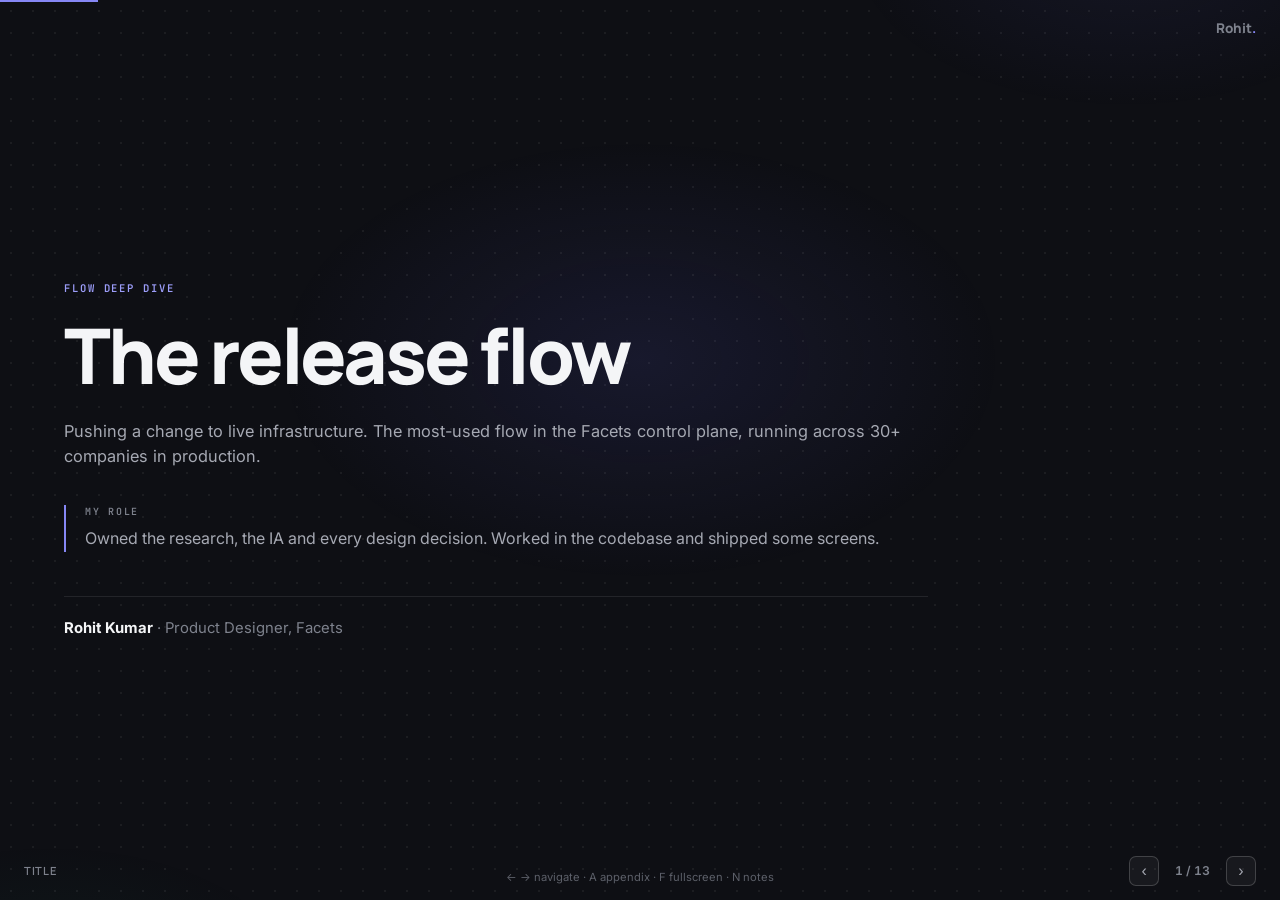
<file: release-flow-ppt/index.html>
<!doctype html>
<html lang="en">
<head>
<meta charset="UTF-8" />
<meta name="viewport" content="width=device-width, initial-scale=1.0" />
<title>Release Flow PPT · Facets · Rohit Kumar</title>
<link rel="preconnect" href="https://fonts.googleapis.com" />
<link rel="preconnect" href="https://fonts.gstatic.com" crossorigin />
<link href="https://fonts.googleapis.com/css2?family=Inter:wght@400;500;600;700&family=Manrope:wght@600;700;800&family=JetBrains+Mono:wght@500;600;700&display=swap" rel="stylesheet" />
<style>
:root{
  --bg:#0E0F14; --surface:rgba(255,255,255,.045);
  --ink:#F4F5F7; --ink2:#A6A9B3; --ink3:#7E828D;
  --line:rgba(255,255,255,.09); --line2:rgba(255,255,255,.18);
  --ac:#8687F5; --ac-s:rgba(134,135,245,.14);
  --bad:#E5695A; --bad-s:rgba(229,105,90,.12);
  --good:#4ED0A0; --good-s:rgba(62,207,151,.12);
  --warn:#E0B25C; --warn-s:rgba(224,178,92,.12);
  --fd:'Manrope',system-ui,sans-serif;
  --fb:'Inter',system-ui,sans-serif;
  --fm:'JetBrains Mono',ui-monospace,SFMono-Regular,monospace;
  --sh:0 2px 6px rgba(0,0,0,.35), 0 18px 44px rgba(0,0,0,.45);
}
*{box-sizing:border-box;margin:0;padding:0}
html,body{height:100%}
body{background:var(--bg);color:var(--ink);font-family:var(--fb);overflow:hidden;-webkit-font-smoothing:antialiased;text-rendering:optimizeLegibility}
img{max-width:100%;display:block}

.deck{position:fixed;inset:0}
.deck::before{content:"";position:absolute;inset:0;background-image:radial-gradient(rgba(255,255,255,.06) 1px,transparent 1.2px),radial-gradient(44% 38% at 50% 40%,rgba(91,91,214,.13),transparent 64%),radial-gradient(36% 30% at 88% -6%,rgba(91,91,214,.09),transparent 60%),radial-gradient(32% 26% at 4% 110%,rgba(31,143,102,.08),transparent 62%);background-size:22px 22px,auto,auto,auto}
.slide{position:absolute;inset:0;display:none;padding:6vh 5.2vw 8vh;flex-direction:column;justify-content:center;animation:fade .3s ease;overflow:hidden;z-index:1}
.slide.active{display:flex}
@keyframes fade{from{opacity:0;transform:translateY(6px)}to{opacity:1;transform:none}}
.in{width:100%;max-width:1240px;margin:0 auto}
.in.wide{max-width:1400px}

.eb{font-family:var(--fd);font-weight:700;font-size:.7rem;letter-spacing:.15em;text-transform:uppercase;color:var(--ac);margin-bottom:.9rem;display:flex;gap:.6rem;align-items:center}
.eb .n{color:var(--ink3);font-variant-numeric:tabular-nums;font-weight:700}
.eb .ap{color:var(--warn);border:1px solid rgba(138,93,0,.3);background:var(--warn-s);border-radius:4px;padding:.1rem .4rem;letter-spacing:.09em}
h1{font-family:var(--fd);font-weight:800;letter-spacing:-.035em;line-height:1;font-size:clamp(2.6rem,6vw,4.6rem)}
h2{font-family:var(--fd);font-weight:800;letter-spacing:-.026em;line-height:1.1;font-size:clamp(1.55rem,3.1vw,2.5rem);max-width:26ch}
.lede{font-size:clamp(1.02rem,1.4vw,1.18rem);color:var(--ink2);margin-top:.8rem;line-height:1.5;max-width:60ch}
.lede b{color:var(--ink);font-weight:600}

.chips{display:flex;flex-wrap:wrap;gap:.5rem;margin-top:2.2rem}
.chip{font-size:.82rem;font-weight:500;color:var(--ink2);border:1px solid var(--line2);border-radius:999px;padding:.42rem .95rem;background:var(--surface)}
.by{margin-top:2.4rem;color:var(--ink2);font-size:.95rem}
.by b{color:var(--ink);font-weight:700}

.g{display:grid;gap:1rem;margin-top:1.5rem}
.g2{grid-template-columns:1fr 1fr}
.g3{grid-template-columns:repeat(3,1fr)}
.g4{grid-template-columns:repeat(4,1fr)}
.split{display:grid;grid-template-columns:1fr 1fr;gap:2.4rem;align-items:start}

.c{background:var(--surface);border:1px solid var(--line);border-radius:14px;padding:1.1rem 1.2rem}
.c .lb{font-family:var(--fd);font-weight:800;font-size:.63rem;letter-spacing:.13em;text-transform:uppercase;color:var(--ink3)}
.c h4{font-family:var(--fd);font-weight:700;font-size:1rem;margin-top:.4rem;line-height:1.28;letter-spacing:-.01em}
.c p{font-size:.91rem;color:var(--ink2);line-height:1.5;margin-top:.45rem}
.c p b{color:var(--ink);font-weight:600}
.c.bad{border-color:rgba(185,58,44,.24);background:var(--bad-s)}
.c.good{border-color:rgba(20,107,80,.24);background:var(--good-s)}
.c.warn{border-color:rgba(138,93,0,.24);background:var(--warn-s)}

.jobs{display:grid;grid-template-columns:repeat(4,1fr);gap:.85rem;margin-top:1.3rem}
.j{background:var(--surface);border:1px solid var(--line);border-radius:14px;padding:1rem 1.05rem;display:flex;flex-direction:column;gap:.5rem}
.j .num{font-family:var(--fd);font-weight:800;font-size:.66rem;letter-spacing:.12em;color:var(--ink3)}
.j .nm{font-family:var(--fd);font-weight:800;font-size:1.02rem;letter-spacing:-.014em;line-height:1.22}
.j .q{font-size:.86rem;color:var(--ink2);line-height:1.44;flex:1}
.j .q b{color:var(--ink);font-weight:600}
.j .v{font-family:var(--fd);font-weight:800;font-size:.64rem;letter-spacing:.09em;text-transform:uppercase;padding:.32rem .58rem;border-radius:6px;align-self:flex-start}
.v.no{background:var(--bad-s);color:var(--bad)}
.v.poor{background:var(--warn-s);color:var(--warn)}
.v.ok{background:var(--good-s);color:var(--good)}
.v.neu{background:#EDEEF0;color:var(--ink2)}
.j.dim{opacity:.6}

figure{margin:0;min-width:0}
.art{background:var(--surface);border:1px solid var(--line);border-radius:12px;overflow:hidden;box-shadow:var(--sh);display:flex;width:fit-content;max-width:100%;margin-inline:auto}
.art img{width:auto;height:auto;max-width:100%;max-height:var(--ah,42vh)}
.art.pad{padding:.9rem}
.cap{margin-top:.65rem;font-size:.83rem;color:var(--ink2);line-height:1.45;display:flex;gap:.55rem;align-items:baseline}
.cap b{color:var(--ink);font-weight:600}
.pill{font-family:var(--fd);font-size:.6rem;font-weight:800;letter-spacing:.1em;text-transform:uppercase;padding:.24rem .52rem;border-radius:5px;flex-shrink:0;white-space:nowrap}
.pill.was{background:var(--bad-s);color:var(--bad)}
.pill.now{background:var(--good-s);color:var(--good)}
.pill.n{background:var(--ac-s);color:var(--ac)}
.pill.w{background:var(--warn-s);color:var(--warn)}
.detail{background:var(--surface);border:1px solid var(--line);border-radius:12px;overflow:hidden;box-shadow:var(--sh);display:flex;padding:1rem;width:fit-content;max-width:100%}
.detail img{width:auto;height:auto;max-width:100%;max-height:var(--dh,26vh)}
.dlab{font-family:var(--fd);font-weight:800;font-size:.6rem;letter-spacing:.1em;text-transform:uppercase;color:var(--ink3);margin-bottom:.45rem}

/* ---------- definition + 5-step flow ---------- */
.def{font-family:var(--fd);font-weight:700;font-size:clamp(1.12rem,1.75vw,1.48rem);line-height:1.36;letter-spacing:-.018em;color:var(--ink);margin-top:.75rem;max-width:72ch}
.fl5{display:flex;align-items:stretch;gap:.42rem;margin-top:1.6rem}
.fs{flex:1;min-width:0;border:1px solid var(--line);background:var(--surface);border-radius:13px;padding:.9rem .95rem;display:flex;flex-direction:column;gap:.32rem}
.fs .t{font-family:var(--fd);font-weight:800;font-size:.97rem;line-height:1.26;letter-spacing:-.015em}
.fs .d{font-size:.82rem;line-height:1.44;color:var(--ink2)}
.fs.down{background:var(--bad-s);border-color:rgba(185,58,44,.26)}
.fs.down .t{color:var(--bad)}
.fs.up{background:var(--good-s);border-color:rgba(20,107,80,.26)}
.fs.up .t{color:var(--good)}
.fs.rel{background:var(--ac);border-color:var(--ac);box-shadow:var(--sh);flex:1.18}
.fs.rel .t{color:#fff;font-size:1.14rem}
.fs.rel .d{color:rgba(255,255,255,.9)}
.fa{display:flex;align-items:center;justify-content:center;flex-shrink:0;width:16px;color:var(--ink3);font-size:1.05rem;line-height:1}
.wm{display:grid;grid-template-columns:repeat(4,1fr);gap:1.6rem;margin-top:1.7rem;padding-top:1.3rem;border-top:1px solid var(--line2)}
.wmi .l{font-family:var(--fd);font-weight:800;font-size:.88rem;letter-spacing:-.012em;line-height:1.3;margin-bottom:.38rem;color:var(--ink)}
.wmi p{font-size:.87rem;color:var(--ink2);line-height:1.46}

/* ---------- flowchart ---------- */
.fchart{width:100%;height:auto;max-height:70vh}
.fchart .ft2{font-family:'Manrope',sans-serif;font-weight:800;font-size:17px;fill:#131419}
.fchart .ft3{font-family:'Manrope',sans-serif;font-weight:800;font-size:14px;fill:#131419}
.fchart .fs2{font-family:'Inter',sans-serif;font-size:12.5px;fill:#8C9099}
.fchart .fs3{font-family:'Inter',sans-serif;font-size:13.5px;fill:#55585F}
.fchart .fs3.key{fill:#131419;font-weight:700}
.fchart .fl{font-family:'Inter',sans-serif;font-size:12px;fill:#8C9099;font-weight:600}
.fchart .ac{fill:#5B5BD6}
.fchart .bad{fill:#B93A2C}
.fchart .wht{fill:#fff}
.fchart .svgpin circle{fill:#B93A2C;stroke:#fff;stroke-width:2}
.fchart .svgpin text{font-family:'Manrope',sans-serif;font-weight:800;font-size:13px;fill:#fff}

.pli .n.ok{background:var(--good)}
.svgpin.ok circle{fill:#146B50}
.fchart .gd{fill:#146B50}
.sm{display:grid;grid-template-columns:repeat(5,1fr);gap:1.2rem;margin-top:1.6rem;padding-top:1.2rem;border-top:1px solid var(--line)}
.smi .q{font-family:var(--fd);font-weight:800;font-size:.83rem;line-height:1.3;color:var(--ink);margin-bottom:.3rem}
.smi .a{font-size:.83rem;color:var(--ink2);line-height:1.42}

/* ---------- version blocks ---------- */
.vb{display:flex;flex-direction:column;gap:1.15rem}
.vbi .k{font-family:var(--fd);font-weight:800;font-size:.6rem;letter-spacing:.12em;text-transform:uppercase;color:var(--ink3);margin-bottom:.38rem}
.vbi p{font-size:1.01rem;color:var(--ink2);line-height:1.52}
.tri{display:flex;flex-direction:column;gap:.85rem}
.tstep .art{margin-inline:0}
.tlab{margin-top:.4rem;font-size:.82rem;color:var(--ink2);display:flex;gap:.5rem;align-items:baseline}
.hsub{font-family:var(--fb);font-weight:500;font-size:.42em;color:var(--ink3);letter-spacing:0;margin-left:.7rem;vertical-align:middle}
.vbi p b{color:var(--ink);font-weight:700}
.vbi.acc{border-left:3px solid var(--ac);padding-left:1rem}
.vbi.bad{border-left:3px solid var(--bad);padding-left:1rem}
.vbi ul{list-style:none;display:flex;flex-direction:column;gap:.5rem;margin-top:.15rem}
.vbi li{position:relative;padding-left:1.05rem;font-size:.91rem;color:var(--ink2);line-height:1.47}
.vbi li::before{content:"";position:absolute;left:0;top:.6em;width:.35rem;height:.35rem;border-radius:1px;background:var(--ac);transform:rotate(45deg)}
.vbi li b{color:var(--ink);font-weight:700}

/* ---------- goals table ---------- */
.gt{display:grid;grid-template-columns:1fr 1.18fr .72fr;gap:0 2.4rem;margin-top:2rem}
.gt > div{padding:1.15rem 0;border-bottom:1px solid var(--line)}
.gt .h{font-family:var(--fd);font-weight:800;font-size:.62rem;letter-spacing:.13em;text-transform:uppercase;color:var(--ink3);padding:0 0 .75rem;border-bottom:1px solid var(--line2)}
.gt .found{font-size:.93rem;color:var(--ink3);line-height:1.5}
.gt .goal{font-size:1.04rem;color:var(--ink);line-height:1.45;font-weight:600;letter-spacing:-.008em}
.gt .know{font-size:.88rem;color:var(--ink2);line-height:1.5}
.gt > div:nth-last-child(-n+3){border-bottom:none}

/* ---------- evidence cards ---------- */
.c.ev{padding:1.35rem 1.5rem}
.evh{font-family:var(--fd);font-weight:800;font-size:1.05rem;letter-spacing:-.014em;color:var(--ac);margin-bottom:.9rem}
.evh span{font-family:var(--fb);font-weight:500;font-size:.8rem;color:var(--ink3);letter-spacing:0;margin-left:.55rem}
.evl{list-style:none;display:flex;flex-direction:column;gap:.85rem}
.evl li{position:relative;padding-left:1.15rem;font-size:.94rem;line-height:1.52;color:var(--ink2)}
.evl li::before{content:"";position:absolute;left:0;top:.62em;width:.4rem;height:.4rem;border-radius:1px;background:var(--ac);transform:rotate(45deg)}
.evl li b{color:var(--ink);font-weight:700}

/* ---------- old flow spine ---------- */
.oflow{display:flex;flex-direction:column;margin-top:1.1rem}
.ofr{display:grid;grid-template-columns:300px 1fr;gap:1.5rem;align-items:center}
.ofn{background:var(--surface);border:1px solid var(--line);border-radius:12px;padding:.7rem .95rem}
.ofn .t{font-family:var(--fd);font-weight:800;font-size:.98rem;letter-spacing:-.014em;line-height:1.25}
.ofn .s{font-size:.79rem;color:var(--ink3);margin-top:.2rem}
.ofn ul{list-style:none;margin-top:.45rem;display:flex;flex-direction:column;gap:.22rem}
.ofn li{font-size:.83rem;color:var(--ink2);padding-left:.8rem;position:relative;line-height:1.35}
.ofn li::before{content:"·";position:absolute;left:.1rem;color:var(--ink3)}
.ofn li.key{color:var(--ink);font-weight:700}
.ofn.gap{background:transparent;border:1px dashed var(--line2);text-align:center;color:var(--ink3);font-family:var(--fd);font-weight:700;font-size:.88rem;padding:.55rem .95rem}
.ofn.go{background:var(--ac);border-color:var(--ac)}
.ofn.go .t{color:#fff}
.ofc{width:300px;height:15px;display:flex;justify-content:center}
.ofc i{width:2px;background:var(--line2);height:100%}
.ofms{display:flex;flex-direction:column;gap:.5rem}
.ofm{display:flex;gap:.6rem;align-items:flex-start}
.ofm .num{flex-shrink:0;width:21px;height:21px;border-radius:50%;background:var(--bad);color:#fff;display:grid;place-items:center;font-family:var(--fd);font-weight:800;font-size:.7rem;margin-top:.05rem}
.ofm .tx{font-size:.93rem;color:var(--ink);line-height:1.38;font-weight:600}
.qz{display:grid;gap:.42rem;margin-top:1.5rem;padding-top:1.15rem;border-top:1px solid var(--line)}
.qz div{font-size:.86rem;color:var(--ink3);line-height:1.45;padding-left:1.05rem;position:relative}
.qz div::before{content:"?";position:absolute;left:0;color:var(--ac);font-weight:700}
.qzl{font-family:var(--fd);font-weight:800;font-size:.6rem;letter-spacing:.12em;text-transform:uppercase;color:var(--ink3);margin-top:1.5rem;padding-top:1.15rem;border-top:1px solid var(--line);margin-bottom:.6rem}
.qzl + .qz{margin-top:0;padding-top:0;border-top:none}

/* ---------- pinned screenshot ---------- */
.pinwrap{position:relative;display:inline-block;max-width:100%}
.pin{position:absolute;width:26px;height:26px;border-radius:50%;background:var(--bad);color:#fff;display:grid;place-items:center;font-family:var(--fd);font-weight:800;font-size:.8rem;transform:translate(-50%,-50%);box-shadow:0 2px 8px rgba(19,20,25,.3);border:2px solid #fff}
.plist{display:flex;flex-direction:column;gap:1.05rem}
.pli{display:flex;gap:.8rem;align-items:flex-start}
.pli .n{flex-shrink:0;width:24px;height:24px;border-radius:50%;background:var(--bad);color:#fff;display:grid;place-items:center;font-family:var(--fd);font-weight:800;font-size:.75rem;margin-top:.1rem}
.pli .n.off{background:#DCDDE0;color:var(--ink2)}
.pli .x{font-size:.93rem;color:var(--ink2);line-height:1.5;font-weight:400}
.pli .x b{color:var(--ink);font-weight:700}

.rail{display:grid;grid-template-columns:repeat(3,1fr);gap:.9rem;margin-top:1.5rem}
.rv{background:var(--surface);border:1px solid var(--line);border-radius:14px;padding:1.1rem 1.15rem;display:flex;flex-direction:column;gap:.5rem}
.rv .v{font-family:var(--fd);font-weight:800;font-size:.63rem;letter-spacing:.12em;text-transform:uppercase;color:var(--ink3)}
.rv h4{font-family:var(--fd);font-weight:800;font-size:1.1rem;letter-spacing:-.016em;line-height:1.22}
.rv p{font-size:.87rem;color:var(--ink2);line-height:1.45;flex:1}
.rv .tagl{font-family:var(--fd);font-weight:800;font-size:.62rem;letter-spacing:.09em;text-transform:uppercase;padding:.3rem .55rem;border-radius:5px;align-self:flex-start}
.rv .tagl.dead{background:var(--bad-s);color:var(--bad)}
.rv .tagl.live{background:var(--good-s);color:var(--good)}
.rv.live{border-color:rgba(20,107,80,.3)}

ul.l{list-style:none;display:flex;flex-direction:column;gap:.65rem}
ul.l li{position:relative;padding-left:1.3rem;color:var(--ink2);font-size:.99rem;line-height:1.5}
ul.l li::before{content:"";position:absolute;left:0;top:.62em;width:.38rem;height:.38rem;border-radius:50%;background:var(--ac)}
ul.l li b{color:var(--ink);font-weight:600}
ul.l.s li{font-size:.9rem;line-height:1.46;padding-left:1.15rem}
ul.l.s{gap:.5rem}

.rows{display:flex;flex-direction:column;gap:.6rem;margin-top:.2rem}
.r{background:var(--surface);border:1px solid var(--line);border-radius:11px;padding:.78rem .95rem;border-left:3px solid var(--line2)}
.r .k{font-family:var(--fd);font-weight:800;font-size:.6rem;letter-spacing:.11em;text-transform:uppercase;color:var(--ink3)}
.r p{margin-top:.28rem;font-size:.89rem;color:var(--ink2);line-height:1.47}
.r p b{color:var(--ink);font-weight:600}
.r.opt{border-left-color:var(--ink3)}
.r.chose{border-left-color:var(--good);background:var(--good-s);border-color:rgba(20,107,80,.22)}
.r.no{border-left-color:var(--bad)}
.r.why{border-left-color:var(--ac)}

.mt{display:grid;grid-template-columns:1.25fr .72fr 1.3rem .72fr;gap:.15rem 1.1rem;margin-top:1.2rem;align-items:center}
.mt > div{font-size:.94rem;color:var(--ink2);padding:.58rem 0;border-bottom:1px solid var(--line)}
.mt .h{font-family:var(--fd);font-size:.61rem;font-weight:800;letter-spacing:.12em;text-transform:uppercase;color:var(--ink3);padding-bottom:.35rem}
.mt .was{color:var(--bad);font-weight:600;font-variant-numeric:tabular-nums}
.mt .ar{color:var(--ink3);text-align:center}
.mt .now{color:var(--good);font-weight:700;font-variant-numeric:tabular-nums}
.mt > div:nth-last-child(-n+4){border-bottom:none}

.co{margin-top:1.2rem;border-left:3px solid var(--ac);padding:.15rem 0 .15rem 1.05rem;font-size:clamp(.97rem,1.25vw,1.1rem);line-height:1.5;color:var(--ink2);max-width:70ch}
.co b{color:var(--ink);font-weight:600}
.co .k{display:block;font-family:var(--fd);font-size:.61rem;font-weight:800;letter-spacing:.12em;text-transform:uppercase;color:var(--ac);margin-bottom:.35rem}
.co.warn{border-left-color:var(--warn)}
.co.warn .k{color:var(--warn)}
.co.good{border-left-color:var(--good)}
.co.good .k{color:var(--good)}

.eg{display:grid;grid-template-columns:1fr 1fr;gap:.55rem;margin-top:1.1rem}
.e{background:var(--surface);border:1px solid var(--line);border-radius:10px;padding:.7rem .85rem}
.e .q{font-family:var(--fd);font-weight:700;font-size:.85rem;line-height:1.3}
.e .a{margin-top:.24rem;font-size:.81rem;color:var(--ink2);line-height:1.42}

.pn{display:none;margin-top:1.1rem;border:1px dashed rgba(138,93,0,.45);background:#FDF8EC;border-radius:10px;padding:.78rem 1rem;font-size:.83rem;line-height:1.5;color:#6B4A00;max-width:98ch}
body.notes .pn{display:block}
.pn b{color:#3F2C00;font-weight:700}
.pn code{font-family:ui-monospace,SFMono-Regular,Menlo,monospace;font-size:.9em;background:rgba(138,93,0,.12);border-radius:3px;padding:.06em .34em}
.pn .k{display:block;font-family:var(--fd);font-size:.58rem;font-weight:800;letter-spacing:.12em;text-transform:uppercase;margin-bottom:.32rem;opacity:.8}

.chrome{position:fixed;left:0;right:0;bottom:0;z-index:20;display:flex;align-items:center;justify-content:space-between;padding:.9rem 1.5rem;pointer-events:none}
.chrome .sec{font-size:.7rem;color:var(--ink3);font-weight:600;letter-spacing:.06em;text-transform:uppercase;font-family:var(--fd)}
.nv{display:flex;align-items:center;gap:.4rem;pointer-events:auto}
.nv button{width:30px;height:30px;border-radius:7px;border:1px solid var(--line2);background:var(--surface);color:var(--ink2);cursor:pointer;display:grid;place-items:center;font-size:1rem;line-height:1}
.nv button:hover{color:var(--ink);border-color:var(--ac)}
.nv .ct{font-size:.76rem;color:var(--ink3);min-width:54px;text-align:center;font-variant-numeric:tabular-nums;font-weight:600}
.pr{position:fixed;top:0;left:0;height:2px;background:var(--ac);z-index:30;transition:width .3s ease}
.brand{position:fixed;top:1.2rem;right:1.5rem;z-index:20;font-family:var(--fd);font-weight:800;font-size:.84rem;color:var(--ink3)}
.brand .d{color:var(--ac)}
.hint{position:fixed;bottom:1rem;left:50%;transform:translateX(-50%);z-index:20;font-size:.7rem;color:var(--ink3);opacity:.7;transition:opacity .4s}
.hint.hide{opacity:0}
.nb{position:fixed;top:1.2rem;left:1.5rem;z-index:21;font-family:var(--fd);font-size:.6rem;font-weight:800;letter-spacing:.11em;text-transform:uppercase;color:var(--warn);border:1px solid rgba(138,93,0,.35);background:var(--warn-s);border-radius:4px;padding:.2rem .5rem;display:none}
body.notes .nb{display:block}

/* ---------- dark system overrides ---------- */
.eb{color:#9C9DF9}
.eb .n{color:rgba(244,245,247,.35)}
.eb .ap{border-color:rgba(224,178,92,.4)}
h2{font-size:clamp(1.65rem,3.2vw,2.6rem)}
.c{box-shadow:inset 0 1px 0 rgba(255,255,255,.05)}
.c.bad{border-color:rgba(229,105,90,.32)}
.c.good{border-color:rgba(62,207,151,.32)}
.c.warn{border-color:rgba(224,178,92,.32)}
.v.neu{background:rgba(255,255,255,.09);color:var(--ink2)}
.art,.detail{background:#fff;border-color:rgba(255,255,255,.16)}
.c .lb,.vbi .k,.gt .h,.qzl,.dlab,.r .k,.co .k,.rv .v,.j .num,.pn .k{font-family:var(--fm);font-weight:600;letter-spacing:.14em}
.fs{background:linear-gradient(180deg,rgba(255,255,255,.06),rgba(255,255,255,.028));box-shadow:inset 0 1px 0 rgba(255,255,255,.06)}
.fs.down{border-color:rgba(229,105,90,.4)}
.fs.down .t{color:#F08A7C}
.fs.up{border-color:rgba(62,207,151,.42)}
.fs.up .t{color:#5BD6A8}
.fs.rel{background:linear-gradient(180deg,#7877F2,#5857D4);border-color:transparent;box-shadow:inset 0 1px 0 rgba(255,255,255,.3),0 0 40px rgba(108,107,232,.42),0 14px 34px rgba(0,0,0,.45)}
.fa{color:rgba(255,255,255,.35)}
.fchart .ft2,.fchart .ft3{fill:#F4F5F7}
.fchart .fs2{fill:#868B96}
.fchart .fs3{fill:#A6A9B3}
.fchart .fs3.key{fill:#F4F5F7}
.fchart .fl{fill:#9BA0AC}
.fchart .ac{fill:#A0A1F8}
.fchart .bad{fill:#F08A7C}
.fchart .gd{fill:#5BD6A8}
.fchart .svgpin circle{fill:#E5695A;stroke:#0E0F14}
.pli .n.off{background:rgba(255,255,255,.14);color:var(--ink2)}
.pin{border-color:#0E0F14;box-shadow:0 0 16px rgba(229,105,90,.45)}
.r.chose{border-color:rgba(62,207,151,.3)}
.rv.live{border-color:rgba(62,207,151,.4)}
.pn{border-color:rgba(224,178,92,.4);background:rgba(224,178,92,.07);color:#D9BE8C}
.pn b{color:#F0DCB4}
.pn code{background:rgba(224,178,92,.16)}
.nb{border-color:rgba(224,178,92,.45)}

/* ---------- system v2: layout, type, artifact frames, tags ---------- */
.slide{justify-content:flex-start;padding:8vh 5vw 6vh}
.slide.mid{justify-content:center}
.eb{font-family:var(--fm);font-weight:600;font-size:.66rem;letter-spacing:.18em;gap:.7rem;margin-bottom:1rem}
h2{font-size:clamp(2.1rem,3.6vw,2.9rem)}
.cols{display:grid;gap:clamp(2.4rem,4vw,4rem);align-items:start}
.cols.c57{grid-template-columns:5fr 7fr}
.cols.c75{grid-template-columns:7fr 5fr}
.cols.c66{grid-template-columns:1fr 1fr}
.win{background:#fff;border-radius:12px;overflow:hidden;border:1px solid rgba(255,255,255,.15);box-shadow:0 2px 8px rgba(0,0,0,.4),0 28px 70px rgba(0,0,0,.55)}
.win img{display:block;width:100%;height:auto}
.caprow{display:flex;align-items:baseline;gap:.75rem;margin-top:1rem}
.caprow p{font-size:.89rem;color:var(--ink2);line-height:1.45}
.caprow p b{color:var(--ink);font-weight:600}
.tag{font-family:var(--fm);font-weight:600;font-size:.6rem;letter-spacing:.13em;text-transform:uppercase;padding:.32rem .62rem;border-radius:6px;white-space:nowrap;flex-shrink:0}
.tag.red{background:var(--bad-s);color:#F08A7C;border:1px solid rgba(229,105,90,.32)}
.tag.green{background:var(--good-s);color:#5BD6A8;border:1px solid rgba(62,207,151,.34)}
.tag.indigo{background:var(--ac-s);color:#A0A1F8;border:1px solid rgba(134,135,245,.34)}
.tag.amber{background:var(--warn-s);color:#E8C27A;border:1px solid rgba(224,178,92,.35)}
.tag.grey{background:rgba(255,255,255,.07);color:var(--ink2);border:1px solid rgba(255,255,255,.14)}
.mk{width:24px;height:24px;border-radius:50%;background:linear-gradient(180deg,#EA7A6C,#D2503F);color:#fff;display:grid;place-items:center;font-family:var(--fd);font-weight:800;font-size:.7rem;box-shadow:0 0 14px rgba(229,105,90,.35),inset 0 1px 0 rgba(255,255,255,.3);flex-shrink:0}
.mk.g{background:linear-gradient(180deg,#37C795,#1E9A6F);color:#06281C;box-shadow:0 0 14px rgba(47,191,143,.35),inset 0 1px 0 rgba(255,255,255,.4)}
.mk.mut{background:rgba(255,255,255,.12);color:var(--ink2);box-shadow:none}
.mlab{font-family:var(--fm);font-weight:600;font-size:.62rem;letter-spacing:.17em;text-transform:uppercase;color:#7E828D}
.mlab.rule{display:flex;align-items:center;gap:.85rem;white-space:nowrap}
.mlab.rule::after{content:"";height:1px;flex:1;background:rgba(255,255,255,.09)}

/* ---------- slide 1 · title (s1-) ---------- */
.s1 .eb{margin-bottom:1.35rem}
.s1 h1{font-size:clamp(3.2rem,6.4vw,4.8rem);letter-spacing:-.042em;line-height:.98}
.s1-lede{margin-top:1.7rem;color:var(--ink2);max-width:54rem}
.s1-lede span{display:block;font-size:clamp(1rem,1.28vw,1.12rem);line-height:1.55}
.s1-role{margin-top:2.2rem;padding-left:1.2rem;border-left:2px solid var(--ac);max-width:54rem}
.s1-role .mlab{margin-bottom:.5rem}
.s1-role p{font-size:1rem;line-height:1.6;color:var(--ink2)}
.s1-role p b{color:var(--ink);font-weight:700}
.s1-by{margin-top:2.8rem;padding-top:1.35rem;border-top:1px solid var(--line);font-size:.93rem;color:var(--ink3);max-width:54rem}
.s1-by b{color:var(--ink);font-weight:700}

/* ---------- slide 2 · what a release is (s2-) ---------- */
.s2-def{margin-top:1.15rem;font-size:clamp(1.12rem,1.4vw,1.3rem);line-height:1.55;color:var(--ink2);max-width:72ch;text-wrap:balance}
.s2-def b{color:var(--ink);font-weight:600}
.s2-flow{display:flex;align-items:stretch;gap:.55rem;margin-top:3rem}
.s2-card{flex:1;min-width:0;display:flex;flex-direction:column;justify-content:center;gap:.36rem;padding:1.15rem 1.25rem;border-radius:16px;background:linear-gradient(180deg,rgba(255,255,255,.055),rgba(255,255,255,.026));border:1px solid rgba(255,255,255,.11);box-shadow:0 24px 56px rgba(0,0,0,.45),inset 0 1px 0 rgba(255,255,255,.07)}
.s2-card .t{font-family:var(--fd);font-weight:800;font-size:.99rem;line-height:1.24;letter-spacing:-.015em;color:var(--ink)}
.s2-card .d{font-size:.81rem;line-height:1.42;color:var(--ink2)}
.s2-card.down{background:linear-gradient(180deg,rgba(229,105,90,.13),rgba(229,105,90,.045));border-color:rgba(229,105,90,.38)}
.s2-card.down .t{color:#F08A7C}
.s2-card.up{background:linear-gradient(180deg,rgba(62,207,151,.12),rgba(62,207,151,.04));border-color:rgba(62,207,151,.4)}
.s2-card.up .t{color:#5BD6A8}
.s2-card.rel{flex:1.16;background:linear-gradient(180deg,#7877F2,#5857D4);border-color:transparent;box-shadow:inset 0 1px 0 rgba(255,255,255,.32),0 0 44px rgba(108,107,232,.5),0 14px 34px rgba(0,0,0,.45)}
.s2-card.rel .t{color:#fff;font-size:1.12rem}
.s2-card.rel .d{color:rgba(255,255,255,.88)}
.s2-ln{width:44px;height:12px;flex-shrink:0;align-self:center}
.s2-ln .d{stroke:rgba(255,255,255,.3);stroke-width:1.5;stroke-dasharray:5 5;animation:s2dash 1.5s linear infinite}
.s2-ln .c{fill:none;stroke:rgba(255,255,255,.42);stroke-width:1.5;stroke-linecap:round;stroke-linejoin:round}
@keyframes s2dash{to{stroke-dashoffset:-10}}
@media (prefers-reduced-motion:reduce){.s2-ln .d{animation:none}}
.s2-facts{display:grid;grid-template-columns:repeat(4,1fr);gap:2.2rem;margin-top:2.8rem;padding-top:1.8rem;border-top:1px solid var(--line2)}
.s2-fact .l{font-family:var(--fd);font-weight:800;font-size:.92rem;letter-spacing:-.012em;line-height:1.3;color:var(--ink);margin-bottom:.42rem}
.s2-fact p{font-size:.87rem;color:var(--ink2);line-height:1.48}

/* ---------- slide 7 · user stories (s7-) ---------- */

/* ---------- slide 3 · the old flow (s3-) ---------- */
.s3-body{margin-top:1.7rem;align-items:center}
.s3-probs{display:flex;flex-direction:column}
.s3-p{display:grid;grid-template-columns:24px 1fr;gap:1rem;align-items:start;padding:.78rem 0;border-top:1px solid rgba(255,255,255,.07)}
.s3-p:first-child{border-top:0;padding-top:.1rem}
.s3-p .mk{margin-top:.1rem}
.s3-p p{font-size:.95rem;line-height:1.5;color:var(--ink2);max-width:48ch}
.s3-p p b{color:var(--ink);font-weight:700}
.s3-qlab{margin-top:1.7rem}
.s3-qs{display:flex;flex-direction:column;gap:.6rem;margin-top:1rem}
.s3-qs div{position:relative;padding-left:1.1rem;font-size:.86rem;line-height:1.45;color:var(--ink3)}
.s3-qs div::before{content:"";position:absolute;left:0;top:.48em;width:.36rem;height:.36rem;border-radius:1px;background:rgba(134,135,245,.65);transform:rotate(45deg)}
.s3-fig{display:flex;width:100%;max-width:640px;justify-self:center}

/* ---------- slide 5 · evidence (s5-) ---------- */
.s5-grid{display:grid;grid-template-columns:1.16fr 1fr;gap:1.6rem;margin-top:2.6rem;align-items:stretch}
.s5-box{background:var(--surface);border:1px solid var(--line);border-radius:14px;padding:1.7rem 1.8rem 1.9rem}
.s5-h{display:flex;align-items:baseline;gap:.7rem;font-family:var(--fd);font-weight:800;font-size:1.06rem;letter-spacing:-.014em;color:var(--ink);padding-bottom:1rem;border-bottom:1px solid var(--line)}
.s5-h span{font-family:var(--fm);font-weight:600;font-size:.66rem;letter-spacing:.06em;color:var(--ink3);white-space:nowrap}
.s5-l{list-style:none;display:flex;flex-direction:column;gap:1.05rem;margin-top:1.25rem}
.s5-l li{position:relative;padding-left:1.1rem;font-size:1rem;line-height:1.6;color:var(--ink2)}
.s5-l li::before{content:"";position:absolute;left:0;top:.62em;width:.36rem;height:.36rem;border-radius:1px;background:var(--ac);transform:rotate(45deg)}
.s5-l li b{color:var(--ink);font-weight:700}
.s5-wide{grid-column:1/-1;display:grid;grid-template-columns:auto 1fr;align-items:center;gap:1.8rem;padding:1.35rem 1.8rem}
.s5-wide .s5-h{padding-bottom:0;border-bottom:0}
.s5-wide p{font-size:1rem;line-height:1.6;color:var(--ink2)}
.s5-wide p b{color:var(--ink);font-weight:700}

/* ---------- slide 6 · goals (s6-) ---------- */
.s6-lead{margin-top:.85rem;font-size:1.02rem;line-height:1.55;color:var(--ink3)}
.s6-grid{display:grid;grid-template-columns:1fr 1fr;gap:1.6rem;margin-top:2.3rem}
.s6-card{background:var(--surface);border:1px solid var(--line);border-radius:14px;padding:1.9rem 2rem 2rem;display:flex;flex-direction:column}
.s6-k{display:flex;align-items:center;gap:.65rem;font-family:var(--fm);font-weight:600;font-size:.66rem;letter-spacing:.14em;text-transform:uppercase;color:var(--ink3)}
.s6-k i{font-style:normal;font-weight:700;color:var(--ac)}
.s6-g{font-family:var(--fd);font-weight:800;font-size:1.42rem;line-height:1.3;letter-spacing:-.02em;color:var(--ink);margin-top:.8rem;text-wrap:balance}
.s6-p{font-size:.97rem;line-height:1.55;color:var(--ink3);margin-top:.8rem}

/* ---------- slide 4 · the screen (s4-) ---------- */
.s4-stage{position:relative;width:100%;aspect-ratio:1400/495;margin:1.6rem auto 0}
.s4-img{position:absolute;left:21%;top:5.66%;width:58%;display:block;border-radius:10px;border:1px solid rgba(255,255,255,.14);box-shadow:0 22px 58px rgba(0,0,0,.55)}
.s4-lines{position:absolute;inset:0;width:100%;height:100%;overflow:visible;pointer-events:none;z-index:2}
.s4-lines line{stroke:rgba(229,105,90,.62);stroke-width:1}
.s4-lines circle{fill:var(--bad);stroke:rgba(14,15,20,.9);stroke-width:1.8}
.s4-note{position:absolute;width:19%;display:grid;gap:.8rem;align-items:center;transform:translateY(-50%);z-index:3}
.s4-note p{font-size:.87rem;line-height:1.5;color:var(--ink2)}
.s4-note p b{color:var(--ink);font-weight:700}
.s4-nl{left:0;grid-template-columns:1fr 24px;text-align:right}
.s4-nr{right:0;grid-template-columns:24px 1fr}
.s4-cap{display:flex;align-items:baseline;justify-content:center;gap:.75rem;margin-top:1.3rem}
.s4-cap p{font-size:.89rem;color:var(--ink2);line-height:1.45}

/* ---------- version slides · V1 / V2 / V3 (vs-) ---------- */
.vs-chips{display:flex;gap:.45rem;margin-top:1.15rem}
.vs-chip{font-family:var(--fm);font-weight:700;font-size:.67rem;letter-spacing:.09em;padding:.34rem .62rem;border-radius:7px;border:1px solid var(--line2);color:var(--ink3);background:rgba(255,255,255,.03)}
.vs-chip.met{color:#7FE3BC;border-color:rgba(62,207,151,.42);background:rgba(62,207,151,.1)}
.vs-chip.part{color:#E8C27A;border-color:rgba(224,178,92,.42);background:rgba(224,178,92,.1)}
.vs-chip.no{opacity:.38}
.vs-cols{display:grid;grid-template-columns:minmax(0,34%) 1fr;gap:clamp(2rem,3.2vw,3.4rem);margin-top:2.1rem;align-items:center}
.vs-blocks{display:flex;flex-direction:column;gap:1.8rem}
.vs-b .mlab{margin-bottom:.5rem}
.vs-b p{font-size:.97rem;line-height:1.56;color:var(--ink2)}
.vs-b p b{color:var(--ink);font-weight:700}
.vs-art{min-width:0;width:fit-content;max-width:100%;justify-self:center}
.vs-art .win{width:fit-content;max-width:100%}
.vs-art .win img{width:auto;max-width:100%;max-height:min(48vh,448px)}
.vs-art .caprow{margin-top:.9rem}
.vs-art .caprow p{font-size:.88rem;line-height:1.45}

/* ---------- slide 12 · solution (s12-) ---------- */
.s12 .eb{margin-bottom:.7rem}
.s12-shots{display:grid;grid-template-columns:1fr 1fr;gap:1.6rem;margin-top:1.6rem}
.s12-shot{min-width:0}
.s12-shot .caprow{margin-top:.65rem;gap:.65rem}
.s12-shot .caprow p{font-size:.86rem;line-height:1.4}
.s12-map{display:grid;grid-template-columns:repeat(4,1fr);gap:1.5rem;margin-top:1.1rem;padding-top:1rem;border-top:1px solid var(--line)}
.s12-qa .q{font-family:var(--fd);font-weight:700;font-size:.9rem;letter-spacing:-.012em;line-height:1.3;color:var(--ink);margin-bottom:.34rem}
.s12-qa .q i{font-family:var(--fm);font-style:normal;font-weight:700;font-size:.72rem;letter-spacing:.06em;color:var(--ac);margin-right:.45rem}
.s12-qa .a{font-size:.85rem;color:var(--ink2);line-height:1.42}

/* ---------- slide 13 · edge cases (s13-) ---------- */
.s13 .eb{margin-bottom:.7rem}
.s13-grid{display:grid;grid-template-columns:repeat(3,1fr);grid-auto-rows:1fr;gap:1.4rem;margin-top:1.6rem}
.s13-c{background:linear-gradient(180deg,rgba(255,255,255,.055),rgba(255,255,255,.026));border:1px solid rgba(255,255,255,.11);border-radius:16px;box-shadow:0 24px 56px rgba(0,0,0,.45),inset 0 1px 0 rgba(255,255,255,.07);padding:1.35rem 1.4rem}
.s13-c .q{font-family:var(--fd);font-weight:700;font-size:.99rem;letter-spacing:-.012em;line-height:1.32;color:var(--ink)}
.s13-c .a{margin-top:.45rem;font-size:.88rem;color:var(--ink2);line-height:1.48}

/* ---------- slide 14 · impact (s14-) ---------- */
.s14-grid{margin-top:2.3rem}
.s14-card{background:var(--surface);border:1px solid var(--line);border-radius:14px;padding:1.9rem 2.1rem 2rem;display:flex;flex-direction:column}
.s14-k{font-family:var(--fm);font-weight:600;font-size:.63rem;letter-spacing:.15em;text-transform:uppercase;color:var(--ink3)}
.s14-hero{display:grid;grid-template-columns:1fr auto;gap:2.5rem;align-items:center;margin-top:1.4rem;padding-bottom:1.7rem}
.s14-ht .lb{font-family:var(--fd);font-weight:800;font-size:1.72rem;letter-spacing:-.024em;line-height:1.24;color:var(--ink)}
.s14-ht p{font-size:.97rem;line-height:1.55;color:var(--ink3);margin-top:.6rem;max-width:62ch}
.s14-hn{display:flex;align-items:baseline;gap:1.1rem;white-space:nowrap}
.s14-hn .bf{font-family:var(--fm);font-size:1.5rem;color:var(--ink3);text-decoration:line-through;text-decoration-color:rgba(255,255,255,.3)}
.s14-hn .ar{color:var(--ink3);font-size:1.2rem}
.s14-hn .af{font-family:var(--fd);font-weight:800;font-size:4.2rem;letter-spacing:-.035em;color:#9C9DF9;line-height:.9}
.s14-m{display:flex;flex-direction:column;border-top:1px solid var(--line2)}
.s14-r{display:grid;grid-template-columns:1fr auto auto auto auto;align-items:baseline;gap:1.2rem;padding:1.15rem 0;border-top:1px solid var(--line)}
.s14-r:first-child{border-top:0}
.s14-r:last-child{padding-bottom:.2rem}
.s14-r .lb{font-size:1.05rem;line-height:1.4;color:var(--ink2)}
.s14-r .bf{font-family:var(--fm);font-size:.95rem;color:var(--ink3);text-decoration:line-through;text-decoration-color:rgba(255,255,255,.3)}
.s14-r .ar{color:var(--ink3);font-size:.92rem}
.s14-r .af{font-family:var(--fd);font-weight:800;font-size:1.6rem;letter-spacing:-.024em;color:var(--ink);line-height:1}
.s14-r .dl{font-family:var(--fm);font-size:.76rem;letter-spacing:.03em;color:var(--ink3);white-space:nowrap;min-width:7rem}

@media (max-width:960px){
  .s3-body,.cols.c57,.cols.c75,.cols.c66{grid-template-columns:1fr}
  .s5-grid{grid-template-columns:1fr;row-gap:2rem}
  .s6-head{display:none}
  .s6-row{grid-template-columns:1fr;gap:.5rem}
  .s6-ar{display:none}
  .s9-row,.s9-strip,.s13-grid,.s12-shots,.s12-map,.s2-facts{grid-template-columns:1fr}
}

/* ---------- slide 10 · the new flow ---------- */
.nf .in{position:relative;z-index:1}

.nf .eb{color:#9C9DF9;margin-bottom:.7rem}
.nf .eb .n{color:rgba(244,245,247,.35)}
.nf h2{color:#F4F5F7;font-size:clamp(2rem,3.5vw,3rem);letter-spacing:-.03em}
.nf-flow{margin-top:clamp(2rem,6vh,4rem);padding-top:104px}
.nf-track{display:flex;align-items:center;justify-content:center}
.nf-start{display:inline-flex;align-items:center;gap:.6rem;color:#EDEEF3;border:1px solid rgba(255,255,255,.16);background:rgba(255,255,255,.045);border-radius:999px;padding:.72rem 1.35rem;font-family:var(--fd);font-weight:700;font-size:.95rem;white-space:nowrap;box-shadow:inset 0 1px 0 rgba(255,255,255,.07)}
.nf-start i{width:7px;height:7px;border-radius:50%;background:#8687F5;box-shadow:0 0 12px rgba(134,135,245,.9)}
.nf-ln{width:66px;height:12px;flex-shrink:0}
.nf-ln .d{stroke:rgba(255,255,255,.3);stroke-width:1.5;stroke-dasharray:5 5;animation:nfdash 1.5s linear infinite}
.nf-ln .c{fill:none;stroke:rgba(255,255,255,.42);stroke-width:1.5;stroke-linecap:round;stroke-linejoin:round}
@keyframes nfdash{to{stroke-dashoffset:-10}}
@media (prefers-reduced-motion:reduce){.nf-ln .d{animation:none}}
.nf-step{position:relative;width:378px;background:linear-gradient(180deg,rgba(255,255,255,.06),rgba(255,255,255,.026));border:1px solid rgba(255,255,255,.11);border-radius:16px;padding:1.35rem 1.55rem 1.25rem;box-shadow:0 24px 56px rgba(0,0,0,.5),inset 0 1px 0 rgba(255,255,255,.08)}
.nf-step .k{font-family:var(--fm);font-weight:600;font-size:.58rem;letter-spacing:.16em;text-transform:uppercase;color:#9C9DF9}
.nf-step .t{display:block;font-family:var(--fd);font-weight:800;font-size:1.32rem;letter-spacing:-.015em;color:#F4F5F7;margin-top:.32rem}
.nf-step ul{list-style:none;margin-top:.6rem;display:flex;flex-direction:column;gap:.32rem}
.nf-step li{color:#A2A5B0;font-size:.93rem;line-height:1.45;position:relative;padding-left:.9rem}
.nf-step li::before{content:"";position:absolute;left:0;top:.5em;width:4px;height:4px;border-radius:1px;background:rgba(255,255,255,.3);transform:rotate(45deg)}
.nf-step .f{display:block;margin-top:.7rem;padding-top:.6rem;border-top:1px solid rgba(255,255,255,.09);font-family:var(--fm);font-size:.6rem;letter-spacing:.05em;color:#7B7F8A}
.nf-go{display:grid;place-items:center;min-width:172px;height:58px;padding:0 1.9rem;border-radius:999px;background:linear-gradient(180deg,#7877F2,#5857D4);color:#fff;font-family:var(--fd);font-weight:800;font-size:1.08rem;letter-spacing:.01em;white-space:nowrap;box-shadow:inset 0 1px 0 rgba(255,255,255,.32),0 0 44px rgba(108,107,232,.5),0 14px 34px rgba(0,0,0,.45)}
.nf-val{position:absolute;bottom:calc(100% + 40px);left:50%;transform:translateX(-50%);display:inline-flex;align-items:baseline;gap:.45rem;background:rgba(47,191,143,.09);border:1px solid rgba(47,191,143,.38);border-radius:11px;padding:.52rem 1rem;white-space:nowrap;box-shadow:0 0 34px rgba(47,191,143,.14)}
.nf-val b{font-family:var(--fd);font-weight:800;font-size:.86rem;color:#5BD6A8}
.nf-val span{font-size:.73rem;color:rgba(91,214,168,.72)}
.nf-loop{position:absolute;bottom:100%;left:50%;transform:translateX(-50%);width:150px;height:40px;overflow:visible}
.nf-loop path{fill:none;stroke:#3ECF97;stroke-width:1.4;opacity:.85}
.nf-loop polygon{fill:#3ECF97;opacity:.9}
.nf-loop text{font-family:var(--fm);font-size:9.5px;fill:#4EC79B;font-weight:600;letter-spacing:.08em}
.nf-pin{position:absolute;width:22px;height:22px;border-radius:50%;background:linear-gradient(180deg,#37C795,#1E9A6F);color:#06281C;display:grid;place-items:center;font-family:var(--fd);font-weight:800;font-size:.68rem;box-shadow:0 0 16px rgba(47,191,143,.45),inset 0 1px 0 rgba(255,255,255,.4);z-index:2}
.nf-foot{margin-top:clamp(2.6rem,8vh,5rem)}
.nf-cl{font-family:var(--fm);font-weight:600;font-size:.6rem;letter-spacing:.17em;text-transform:uppercase;color:#7B7F8A;display:flex;align-items:center;gap:.85rem;white-space:nowrap}
.nf-cl::after{content:"";height:1px;flex:1;background:rgba(255,255,255,.09)}
.nf-grid{display:grid;grid-template-columns:repeat(3,1fr);gap:clamp(2rem,3.4vw,3.4rem);margin-top:1.35rem}
.nf-c{display:grid;grid-template-columns:22px 1fr;gap:.9rem;align-items:start}
.nf-num{width:22px;height:22px;border-radius:50%;background:linear-gradient(180deg,#37C795,#1E9A6F);color:#06281C;display:grid;place-items:center;font-family:var(--fd);font-weight:800;font-size:.66rem;box-shadow:0 0 12px rgba(47,191,143,.35),inset 0 1px 0 rgba(255,255,255,.4);margin-top:.1rem}
.nf-c p{font-size:.95rem;line-height:1.55;color:#A2A5B0}
.nf-c p b{color:#F0F1F5;font-weight:700}

@media (max-width:960px){.g2,.g3,.g4,.jobs,.rail,.split,.eg{grid-template-columns:1fr}.mt{grid-template-columns:1fr}.nf-head{flex-direction:column;align-items:flex-start;gap:1rem}.nf-track{flex-direction:column;gap:.8rem}.nf-ln{transform:rotate(90deg)}.nf-foot{grid-template-columns:1fr;gap:1.6rem}.nf-cmp{border-left:0;padding-left:0}}
</style>
</head>
<body>
<div class="pr" id="pr"></div>
<div class="brand">Rohit<span class="d">.</span></div>
<div class="nb">Notes · press N</div>

<div class="deck" id="deck">

<!-- 1 -->
<section class="slide mid active" data-sec="Title"><div class="in wide s1">
  <div class="eb">Flow deep dive</div>
  <h1>The release flow</h1>
  <p class="s1-lede"><span>Pushing a change to live infrastructure. The most-used flow in the Facets control plane, running across 30+ companies in production.</span></p>
  <div class="s1-role">
    <div class="mlab">My role</div>
    <p>Owned the research, the IA and every design decision. Worked in the codebase and shipped some screens.</p>
  </div>
  <div class="s1-by"><b>Rohit Kumar</b> · Product Designer, Facets</div>
  <div class="pn">
    <span class="k">Open with the stakes, not the title</span>
    Facets is a platform teams use to run their infrastructure, and a release is <b>how a change someone has made gets applied to the servers customers are actually using</b>. Most-used flow in the product, thirty-plus companies in production, least room for error.
    <br><br>
    <span class="k">Set the expectation early</span>
    "I redesigned it three times across two codebases. Two never shipped, and I'll spend most of the time in those two, because that's where the decisions are." <b>This is a process walkthrough, not a results tour</b> — which is what they asked for.
    <br><br>
    <span class="k">Role, on record before you start</span>
    Owned the research, the IA and every design decision. Worked in the codebase and shipped some screens. <b>Two frontend engineers built most of it.</b> Say it plainly and move on — claiming the build is the fastest way to lose them.
  </div>
</div></section>

<!-- 2 -->
<section class="slide s2" data-sec="What a release is"><div class="in wide">
  <div class="eb"><span class="n">01</span> Context</div>
  <h2>What a release is</h2>
  <p class="s2-def">A release takes a change someone has made and <b>applies it to the servers customers are actually using</b>.</p>

  <div class="s2-flow">
    <div class="s2-card down">
      <div class="t">Checkout is down</div>
      <div class="d">Out of memory</div>
    </div>
    <svg class="s2-ln" viewBox="0 0 44 12"><path class="d" d="M1 6h32"/><path class="c" d="M30 1.5 37 6l-7 4.5"/></svg>
    <div class="s2-card">
      <div class="t">Developer increases memory</div>
      <div class="d">4 GB → 8 GB</div>
    </div>
    <svg class="s2-ln" viewBox="0 0 44 12"><path class="d" d="M1 6h32"/><path class="c" d="M30 1.5 37 6l-7 4.5"/></svg>
    <div class="s2-card down">
      <div class="t">Still down</div>
      <div class="d">Change isn't applied yet</div>
    </div>
    <svg class="s2-ln" viewBox="0 0 44 12"><path class="d" d="M1 6h32"/><path class="c" d="M30 1.5 37 6l-7 4.5"/></svg>
    <div class="s2-card rel">
      <div class="t">Release</div>
      <div class="d">Applies the change to the live servers</div>
    </div>
    <svg class="s2-ln" viewBox="0 0 44 12"><path class="d" d="M1 6h32"/><path class="c" d="M30 1.5 37 6l-7 4.5"/></svg>
    <div class="s2-card up">
      <div class="t">Checkout is back up</div>
      <div class="d">Running on 8 GB</div>
    </div>
  </div>

  <div class="s2-facts">
    <div class="s2-fact">
      <div class="l">Most-used flow in the product</div>
      <p>Several times a day, across multiple services.</p>
    </div>
    <div class="s2-fact">
      <div class="l">At real scale</div>
      <p>1,000 to 2,000 resources in a single environment at a larger customer.</p>
    </div>
    <div class="s2-fact">
      <div class="l">It changes live infrastructure</div>
      <p>Creates, updates and deletes real servers and databases.</p>
    </div>
    <div class="s2-fact">
      <div class="l">No undo</div>
      <p>A bad release is fixed with another release, while the product is down.</p>
    </div>
  </div>

  <div class="pn">
    <span class="k">The story</span>
    App goes down, usually out of memory. Developer changes 4 gigs to 8. <b>Nothing happens, the site is still down</b> — that's the beat people don't expect. The change exists only on paper. Someone has to run a release to push it to the machines actually running the product, and then checkout comes back up. <b>A release is the step between deciding something and it being true.</b>
    <br><br>
    Then point at the bottom row: this isn't a rare, careful, once-a-quarter event. Several times a day, two thousand resources, <b>and it can delete a database as easily as restart a service.</b> No undo. That's the flow I redesigned, three times.
  </div>
</div></section>

<!-- 3 -->
<section class="slide" data-sec="The old flow"><div class="in wide">
  <div class="eb"><span class="n">02</span> Problem</div>
  <h2>The old flow</h2>

  <div class="cols c57 s3-body">
    <div class="s3-left">
      <div class="s3-probs">
        <div class="s3-p"><span class="mk">1</span><p><b>90% of the time users ignored the validation and released anyway.</b> They were warnings. Only errors got fixed.</p></div>
        <div class="s3-p"><span class="mk">2</span><p><b>Every decision was crammed into one small modal.</b> The most important one, picking resources, got buried with the rest.</p></div>
        <div class="s3-p"><span class="mk">3</span><p><b>No review step before Apply.</b> You never saw what you were about to push.</p></div>
      </div>
      <div class="mlab rule s3-qlab">Questions this raised</div>
      <div class="s3-qs">
        <div>Why does a step everyone ignores block the path?</div>
        <div>Why is the most important decision buried with the rest?</div>
        <div>Why is there no review before production changes?</div>
      </div>
    </div>

    <div class="s3-fig">
<svg class="fchart" viewBox="0 0 760 578" role="img" aria-label="The old release flow">
      <defs>
        <marker id="ah" viewBox="0 0 10 10" refX="9" refY="5" markerWidth="7" markerHeight="7" orient="auto-start-reverse">
          <path d="M0 0 L10 5 L0 10 z" fill="#9BA0AC"/>
        </marker>
        <marker id="ahr" viewBox="0 0 10 10" refX="9" refY="5" markerWidth="7" markerHeight="7" orient="auto-start-reverse">
          <path d="M0 0 L10 5 L0 10 z" fill="#E5695A"/>
        </marker>
      </defs>

      <!-- edges -->
      <g fill="none" stroke="rgba(255,255,255,.34)" stroke-width="1.6" marker-end="url(#ah)">
        <path d="M390 48 V 68"/>
        <path d="M390 166 V 204"/>
        <path d="M390 274 V 296"/>
        <path d="M390 442 V 464"/>
        <path d="M390 510 V 522"/>
      </g>
      <!-- No bypass -->
      <path d="M485 120 H 620 V 312 H 390 V 324" fill="none" stroke="rgba(255,255,255,.34)" stroke-width="1.6" marker-end="url(#ah)"/>
      <!-- Check Errors dead end -->
      <path d="M285 242 H 195" fill="none" stroke="#E5695A" stroke-width="1.6" marker-end="url(#ahr)"/>

      <!-- edge labels -->
      <text x="404" y="192" class="fl">Yes</text>
      <text x="500" y="111" class="fl">No</text>
      <text x="240" y="233" class="fl" text-anchor="middle">Check Errors</text>
      <text x="404" y="290" class="fl">Ignore &amp; Proceed</text>

      <!-- start -->
      <rect x="290" y="6" width="200" height="42" rx="21" fill="rgba(255,255,255,.05)" stroke="rgba(255,255,255,.18)"/>
      <text x="390" y="33" class="ft2" text-anchor="middle">Click Release</text>

      <!-- decision -->
      <polygon points="390,74 485,120 390,166 295,120" fill="rgba(134,135,245,.13)" stroke="#8687F5" stroke-width="1.4"/>
      <text x="390" y="117" class="ft2 ac" text-anchor="middle">Validation</text>
      <text x="390" y="134" class="ft2 ac" text-anchor="middle">issues?</text>

      <!-- validation popup -->
      <rect x="285" y="210" width="210" height="64" rx="10" fill="rgba(224,178,92,.12)" stroke="rgba(224,178,92,.5)"/>
      <text x="390" y="238" class="ft2" text-anchor="middle">Validation popup</text>
      <text x="390" y="258" class="fs2" text-anchor="middle">mostly warnings</text>

      <!-- dead end -->
      <rect x="20" y="216" width="170" height="52" rx="10" fill="rgba(229,105,90,.12)" stroke="#E5695A" stroke-dasharray="4 3"/>
      <text x="105" y="240" class="ft3 bad" text-anchor="middle">Validations page</text>
      <text x="105" y="257" class="fs2 bad" text-anchor="middle">flow lost</text>

      <!-- release modal -->
      <rect x="250" y="324" width="280" height="118" rx="10" fill="rgba(255,255,255,.05)" stroke="rgba(255,255,255,.18)"/>
      <text x="272" y="352" class="ft2">Release modal</text>
      <text x="272" y="379" class="fs3">· Release type</text>
      <text x="272" y="400" class="fs3">· Comments, group by, advanced</text>
      <text x="272" y="424" class="fs3 key">· Select resources</text>

      <!-- missing step -->
      <rect x="280" y="464" width="220" height="46" rx="10" fill="none" stroke="rgba(255,255,255,.32)" stroke-dasharray="5 4"/>
      <text x="390" y="493" class="fs2" text-anchor="middle">nothing here</text>

      <!-- apply -->
      <rect x="305" y="522" width="170" height="44" rx="22" fill="#6D6CE2"/>
      <text x="390" y="550" class="ft2 wht" text-anchor="middle">Apply</text>

      <!-- pins -->
      <g class="svgpin">
        <circle cx="505" cy="212" r="13"/><text x="505" y="217" text-anchor="middle">1</text>
        <circle cx="530" cy="326" r="13"/><text x="530" y="331" text-anchor="middle">2</text>
        <circle cx="500" cy="466" r="13"/><text x="500" y="471" text-anchor="middle">3</text>
      </g>
    </svg>
    </div>
  </div>

  <div class="pn">
    <span class="k">The framing that matters</span>
    Validation running first is <b>correct</b> — you're about to change production. The finding is what people did with it: 90% of the time (tracked in Mixpanel) they clicked Ignore &amp; Proceed. Not carelessness. These were warnings, and people knew from experience they weren't what would break the release. Only an actual error made anyone stop and fix. <b>A step that looked critical, blocked the path, and got skipped almost every time.</b> That's why it later became a panel you open, not a door you walk through.
    <br><br>
    Release type is a <b>real</b> choice that changes every release, so don't call it redundant. Resource groups are a real capability too. The critique is the structure and the step count, not the individual fields.
  </div>
</div></section>

<!-- 4 -->
<section class="slide" data-sec="The screen"><div class="in wide">
  <div class="eb"><span class="n">03</span> Problem</div>
  <h2>The screen</h2>

  <div class="s4-stage">
    <img class="s4-img" src="../assets/img/release/old-release-modal-open.png" alt="The old release modal with the resource dropdown open">

    <svg class="s4-lines" viewBox="0 0 1400 495" preserveAspectRatio="none" aria-hidden="true">
      <line x1="270" y1="100"  x2="375" y2="54"  vector-effect="non-scaling-stroke"/>
      <line x1="270" y1="248"  x2="590" y2="111" vector-effect="non-scaling-stroke"/>
      <line x1="270" y1="408"  x2="367" y2="423" vector-effect="non-scaling-stroke"/>
      <line x1="1130" y1="100" x2="944" y2="287" vector-effect="non-scaling-stroke"/>
      <line x1="1130" y1="248" x2="976" y2="362" vector-effect="non-scaling-stroke"/>
      <line x1="1130" y1="408" x2="659" y2="331" vector-effect="non-scaling-stroke"/>
      <circle cx="375" cy="54"  r="4.5"/>
      <circle cx="590" cy="111" r="4.5"/>
      <circle cx="367" cy="423" r="4.5"/>
      <circle cx="944" cy="287" r="4.5"/>
      <circle cx="976" cy="362" r="4.5"/>
      <circle cx="659" cy="331" r="4.5"/>
    </svg>

    <div class="s4-note s4-nl" style="top:20.20%"><p><b>A critical flow packed into a small modal</b>, when it needed a full page.</p><span class="mk">1</span></div>
    <div class="s4-note s4-nl" style="top:50.10%"><p><b>Release type took most of the space</b>; picking resources got one dropdown.</p><span class="mk">2</span></div>
    <div class="s4-note s4-nl" style="top:82.42%"><p><b>The CTAs weren't clear.</b> Apply didn't say what it would do.</p><span class="mk">3</span></div>

    <div class="s4-note s4-nr" style="top:20.20%"><span class="mk">4</span><p><b>Search was the only tool.</b> No filters, no sorting.</p></div>
    <div class="s4-note s4-nr" style="top:50.10%"><span class="mk">5</span><p><b>4 resources visible at a time</b>, out of a thousand or more.</p></div>
    <div class="s4-note s4-nr" style="top:82.42%"><span class="mk">6</span><p><b>Status showed enabled or disabled</b>, not what had pending changes.</p></div>
  </div>

  <div class="s4-cap"><span class="tag red">Old UI</span><p>The release modal with the resource picker open.</p></div>


  <div class="pn">
    <span class="k">The line to land</span>
    Open with the surface: this flow changes production, and it all happens inside a modal that doesn't even use the full page.
    <br><br>
    <b>People kept their release list outside the product and typed it back in.</b> A workaround is the strongest evidence a tool has failed — users don't invent them for minor annoyances. Follow it with the dot: red or green means enabled or disabled, not pending, <b>so the one signal on screen answers a question nobody was asking</b>, and you can't check your own work.
  </div>
</div></section>

<!-- 5 -->
<section class="slide" data-sec="Evidence"><div class="in wide">
  <div class="eb"><span class="n">04</span> Problem</div>
  <h2>Evidence</h2>

  <div class="s5-grid">
    <div class="s5-box">
      <div class="s5-h">Customer interviews <span>14 people, 9 orgs</span></div>
      <ul class="s5-l">
        <li><b>No one could say what a release would change.</b> They checked another screen first, then often released a second time to catch what the first one missed.</li>
        <li><b>Release lists lived in tickets and Slack</b>, because finding a resource meant typing its exact name.</li>
        <li><b>Warnings were ignored on purpose.</b> People had learned which ones never mattered.</li>
        <li><b>People caught themselves in the wrong environment mid-release.</b> Nothing asked them to confirm it.</li>
      </ul>
    </div>

    <div class="s5-box">
      <div class="s5-h">Usage data <span>Mixpanel</span></div>
      <ul class="s5-l">
        <li><b>90% of validation popups ended with Ignore &amp; Proceed.</b></li>
        <li><b>A successful release meant multiple back-and-forths</b>, not one pass.</li>
        <li><b>Search ran on almost every selective release.</b> Nobody browsed the list.</li>
      </ul>
    </div>

    <div class="s5-box s5-wide">
      <div class="s5-h">Support tickets</div>
      <p><b>Enhancement requests on the release flow</b>: filters, bulk select, pending-change visibility.</p>
    </div>
  </div>

  <div class="pn">
    <span class="k">Say this out loud, it matters</span>
    <b>Releases weren't failing.</b> Every one just carried a detour to check something the flow should have shown, and teams had built their own tracking to cover the gap. Don't overstate this into failed releases — it isn't true and it's the first thing that would get pulled.
    <br><br>
    <span class="k">Then the turn</span>
    We were briefed to make the flow shorter. <b>Length was never the problem.</b> People weren't stuck, they were leaving to find what the flow wouldn't show them. So the job wasn't fewer steps, it was showing more.
    <br><br>
    <span class="k">Confirm before presenting</span>
    The 90% is Mixpanel-tracked — say so if probed. For the back-and-forth and search lines, know whether you're on a measured figure or a reasonable account. Soften anything you can't back.
  </div>
</div></section>

<!-- 6 -->
<section class="slide" data-sec="Goals"><div class="in wide">
  <div class="eb"><span class="n">05</span> Problem</div>
  <h2>Goals</h2>
  <p class="s6-lead">A release asks four things of you. One goal each.</p>

  <div class="s6-grid">
    <div class="s6-card">
      <div class="s6-k"><i>G1</i> Choose scope</div>
      <div class="s6-g">Find what needs releasing without knowing its name</div>
      <p class="s6-p">You had to know what to release before you opened the flow.</p>
    </div>

    <div class="s6-card">
      <div class="s6-k"><i>G2</i> Understand impact</div>
      <div class="s6-g">See what changes before it runs</div>
      <p class="s6-p">You couldn't see what a release would do.</p>
    </div>

    <div class="s6-card">
      <div class="s6-k"><i>G3</i> Catch problems</div>
      <div class="s6-g">Only interrupt when something actually blocks</div>
      <p class="s6-p">Warnings interrupted every release and got dismissed every time.</p>
    </div>

    <div class="s6-card">
      <div class="s6-k"><i>G4</i> Commit</div>
      <div class="s6-g">Know which environment you're in and what you're about to run</div>
      <p class="s6-p">You could reach the release button without ever noticing which environment you were in.</p>
    </div>
  </div>


  <div class="pn">
    <span class="k">Say out loud, not on the slide</span>
    <b>The business case:</b> deployment frequency up, change failure rate flat, support requests about the release flow down, every customer off the old UI. Two interfaces ran in parallel for about seven months, so migration was the commercial deadline.
    <br><br>
    <span class="k">How we'd know, if asked</span>
    G1 filters replace name search · G2 people stop leaving the flow to check · G3 the Ignore &amp; Proceed rate falls · G4 the environment is on screen when the release button is.
    <br><br>
    <span class="k">Honesty</span>
    These were directions, not instrumented baselines. Mixpanel behaviour and interviews, no clean before-number. <b>"If I ran this again I'd instrument before designing."</b>
  </div>
</div></section>

<!-- 7 -->
<section class="slide" data-sec="Version 1"><div class="in wide">
  <div class="eb"><span class="n">06</span> Decisions</div>
  <h2>Version 1 <span class="hsub">Old UI</span></h2>
  <div class="vs-chips">
    <span class="vs-chip part">G1 partly</span>
    <span class="vs-chip no">G2</span>
    <span class="vs-chip no">G3</span>
    <span class="vs-chip no">G4</span>
  </div>

  <div class="vs-cols">
    <div class="vs-blocks">
      <div class="vs-b"><div class="mlab">What I did</div><p>I wasn't allowed to change the flow, so I worked inside the dropdown. <b>Two filters, All Resource and Release Pending</b>, a pending marker on every row, and the resource type as an icon.</p></div>
      <div class="vs-b"><div class="mlab">The cost</div><p><b>Everything outside the dropdown stayed as it was</b> — no preview, the same validation dialog, the environment still named once at the top.</p></div>
      <div class="vs-b"><div class="mlab">Where it landed</div><p>Dropped. It clears <b>one goal of four</b>, and a dropdown is the wrong control for choosing from a thousand resources.</p></div>
    </div>

    <figure class="vs-art">
      <div class="win"><img src="../assets/img/release/v1-angular-pending-tabs.png" alt="Version 1: filters and pending markers inside the existing dropdown"></div>
      <div class="caprow"><span class="tag red">Never built</span><p>Two filters and a pending marker, inside the control that was already there.</p></div>
    </figure>
  </div>

  <div class="pn">
    <span class="k">Cover in Figma if asked</span>
    The tooltip carrying <b>name, intent and flavour</b> — detail the dropdown was otherwise hiding.
    <br><br>
    <span class="k">The beat</span>
    "It genuinely helped. It wasn't enough, and I knew it while I was drawing it."
  </div>
</div></section>

<!-- 8 -->
<section class="slide" data-sec="Version 2"><div class="in wide">
  <div class="eb"><span class="n">07</span> Decisions</div>
  <h2>Version 2 <span class="hsub">Old UI</span></h2>
  <div class="vs-chips">
    <span class="vs-chip met">G1</span>
    <span class="vs-chip met">G2</span>
    <span class="vs-chip part">G3 partly</span>
    <span class="vs-chip met">G4</span>
  </div>

  <div class="vs-cols">
    <div class="vs-blocks">
      <div class="vs-b"><div class="mlab">What I did</div><p>Redesigned the flow as <b>three steps</b>. Settings, then the dropdown as a filterable table, then a review step showing what each resource would change.</p></div>
      <div class="vs-b"><div class="mlab">The cost</div><p><b>More steps than people had before</b>, and changing your mind in step two sent you back to step one.</p></div>
      <div class="vs-b"><div class="mlab">Where it landed</div><p>Cut to <b>the table plus the review step</b>. Never built, because everything new was going into React, but that scope became the spec.</p></div>
    </div>

    <figure class="vs-art">
      <div class="win"><img src="../assets/img/release/v2-step2-select.png" alt="Version 2 step 2: the dropdown becomes a filterable table"></div>
      <div class="caprow"><span class="tag red">Never built</span><p>Step 2 of 3. Five filters replace the search box. This is the part that survived.</p></div>
    </figure>
  </div>

  <div class="pn">
    <span class="k">Cover in Figma</span>
    Two variants at step two. One goes straight to review, the other adds <b>Edit config &amp; Release</b> and opens the full resource config form inside the flow. I killed that one — config runs past a hundred fields on some resources and has a JSON mode people prefer, and editing and releasing happen at different times.
    <br><br>
    <span class="k">The beat</span>
    "I'd solved one thing and made the flow heavier doing it." Then: most return, least disruption, no new flow for anyone to learn.
  </div>
</div></section>

<!-- 9 -->
<section class="slide nf" data-sec="The new flow"><div class="in wide">
  <div class="eb"><span class="n">08</span> Solution</div>
  <h2>The new flow</h2>

  <div class="nf-flow">
    <div class="nf-track">
      <div class="nf-start"><i></i>Click Release</div>
      <svg class="nf-ln" viewBox="0 0 56 12"><path class="d" d="M1 6h44"/><path class="c" d="M42 1.5 49 6l-7 4.5"/></svg>

      <div class="nf-step">
        <span class="nf-pin" style="top:-10px;left:-10px">2</span>
        <div class="nf-val"><span class="nf-pin" style="top:-10px;left:-10px">1</span><b>Validations</b><span>panel</span></div>
        <svg class="nf-loop" viewBox="0 0 150 40">
          <path d="M58 40 C 54 28 54 12 58 3"/>
          <polygon points="58,0 53.5,8 62.5,8"/>
          <path d="M92 0 C 96 12 96 28 92 37"/>
          <polygon points="92,40 87.5,32 96.5,32"/>
          <text x="44" y="24" text-anchor="end">open</text>
          <text x="106" y="24" text-anchor="start">back</text>
        </svg>
        <span class="k">Step 1 of 2</span>
        <span class="t">Select resources</span>
        <ul>
          <li>Release type</li>
          <li>Advance settings</li>
        </ul>
        <span class="f">validation shows as a tag</span>
      </div>

      <svg class="nf-ln" viewBox="0 0 56 12"><path class="d" d="M1 6h44"/><path class="c" d="M42 1.5 49 6l-7 4.5"/></svg>

      <div class="nf-step">
        <span class="nf-pin" style="top:-10px;left:-10px">3</span>
        <span class="k">Step 2 of 2</span>
        <span class="t">Review changes</span>
        <ul>
          <li>Affected / no change</li>
          <li>What each resource will do</li>
        </ul>
        <span class="f">every step-1 choice, summarised</span>
      </div>

      <svg class="nf-ln" viewBox="0 0 56 12"><path class="d" d="M1 6h44"/><path class="c" d="M42 1.5 49 6l-7 4.5"/></svg>

      <div class="nf-go">Release</div>
    </div>
  </div>

  <div class="nf-foot">
    <div class="nf-cl">Against the old flow</div>
    <div class="nf-grid">
      <div class="nf-c"><span class="nf-num">1</span><p><b>The gate is gone.</b> Validation opens beside the flow and puts you back where you were.</p></div>
      <div class="nf-c"><span class="nf-num">2</span><p><b>Choosing what to release is a step</b>, not a field inside a modal.</p></div>
      <div class="nf-c"><span class="nf-num">3</span><p><b>A review step exists.</b> Nothing goes out without you seeing what it will do.</p></div>
    </div>
  </div>

  <div class="pn">
    <span class="k">Show this against slide 3</span>
    Same diagram redrawn. <b>The first difference is what's missing</b> — no decision diamond, because there's no popup before you've chosen anything. The dead end became a two-way excursion: open validations, land back where you were. And the dashed empty box is now a real step.
    <br><br>
    <span class="k">Say it, don't put it on the slide</span>
    We committed to React, so there was no further work on the old UI and <b>I could draw the flow before designing a single screen</b>. That's why version three didn't need exploring.
    <br><br>
    <span class="k">If they don't ask</span>
    Move on. This slide exists so the next one is understood, not to be walked through.
  </div>
</div></section>

<!-- 10 -->
<section class="slide" data-sec="Version 3"><div class="in wide">
  <div class="eb"><span class="n">09</span> Decisions</div>
  <h2>Version 3 <span class="hsub">React</span></h2>
  <div class="vs-chips">
    <span class="vs-chip met">G1</span>
    <span class="vs-chip met">G2</span>
    <span class="vs-chip met">G3</span>
    <span class="vs-chip met">G4</span>
  </div>

  <div class="vs-cols">
    <div class="vs-blocks">
      <div class="vs-b"><div class="mlab">What I did</div><p><b>One full panel instead of a modal, split by weight.</b> Selecting resources on the right because that's the actual work. Release type, settings and validation in the left rail.</p></div>
      <div class="vs-b"><div class="mlab">The cost</div><p>A routine one-resource release gets slower, because <b>review is a step of its own</b>.</p></div>
      <div class="vs-b"><div class="mlab">Where it landed</div><p>Shipped. <b>Simplified twice on the way</b> — validation became a tag, and change detail moved out of selection into review.</p></div>
    </div>

    <figure class="vs-art">
      <div class="win"><img src="../assets/img/release/v3-step1-smalltag-nodiff.png" alt="Version 3 step 1: one panel, selection on the right, everything else in the rail"></div>
      <div class="caprow"><span class="tag green">Shipped</span><p>Step 1 of 2. The table is the screen, and the rail never competes with it.</p></div>
    </figure>
  </div>

  <div class="pn">
    <span class="k">Cover in Figma</span>
    Three things I drew and dropped. A <b>Start a release modal</b> for picking release type, killed as an unnecessary step, its content kept as a tooltip. A step 1 with <b>settings across the top</b>, which rebuilt the old modal's priority order. And <b>expandable diffs on the selection rows</b>, which made one step ask you to select and inspect at once.
    <br><br>
    <span class="k">Went further in the build</span>
    The Figma still shows a big red card for errors. In code an error attaches to the resource and stops you selecting it, so <b>the card became unnecessary</b>.
    <br><br>
    <span class="k">The beat</span>
    "Because of versions one and two, I wasn't exploring any more. I knew what this had to be, so I drew the flow first and designed to it."
  </div>
</div></section>

<!-- 11 -->
<section class="slide s12" data-sec="Solution"><div class="in wide">
  <div class="eb"><span class="n">10</span> Solution</div>
  <h2>Solution</h2>

  <div class="s12-shots">
    <figure class="s12-shot">
      <div class="win"><img src="../assets/img/release/v3-step1-advanced.png" alt="Step 1 of 2, select resources"></div>
      <div class="caprow"><span class="tag green">Step 1 of 2</span><p>The table is the screen. Type and settings sit in the rail.</p></div>
    </figure>
    <figure class="s12-shot">
      <div class="win"><img src="../assets/img/release/v3-step2-review.png" alt="Step 2 of 2, review changes"></div>
      <div class="caprow"><span class="tag green">Step 2 of 2</span><p>Open any resource and see what it will do. Every step-1 choice in the rail.</p></div>
    </figure>
  </div>

  <div class="s12-map">
    <div class="s12-qa"><div class="q"><i>G1</i> Choose scope</div><div class="a">Filters and search on a full table, with pending shown per row</div></div>
    <div class="s12-qa"><div class="q"><i>G2</i> Understand impact</div><div class="a">Step 2 exists for nothing else</div></div>
    <div class="s12-qa"><div class="q"><i>G3</i> Catch problems</div><div class="a">Blocking errors make a row unselectable</div></div>
    <div class="s12-qa"><div class="q"><i>G4</i> Commit</div><div class="a">Environment card and every step-1 choice, in the rail</div></div>
  </div>

  <div class="pn">
    <span class="k">Close the loop</span>
    The four goals from earlier, and where each one lives. <b>Judge the design against what we said we'd do, not against how it looks.</b>
    <br><br>
    <span class="k">The line to land</span>
    On validation: <b>we stopped warning people about errors and started preventing them.</b> A warning is a tag you can carry on past. An error makes the checkbox not work.
    <br><br>
    <code>ReleasePage.tsx:126</code> renders <code>Step ${isReviewStep ? 2 : 1} of 2</code>. <b>Offer to run it live here.</b> No click counts.
  </div>
</div></section>

<!-- 12 -->
<section class="slide s13" data-sec="Edge cases"><div class="in wide">
  <div class="eb"><span class="n">11</span> Solution</div>
  <h2>Edge cases</h2>

  <div class="s13-grid">
    <div class="s13-c"><div class="q">A resource has a blocking error</div><div class="a">The row can't be selected, and the tooltip says why, with a link to the validation.</div></div>
    <div class="s13-c"><div class="q">Something is blocked and you pick full release</div><div class="a">Full release is disabled, so a broken resource can't ride in on the coarser option. Select all in a selective release ships everything else.</div></div>
    <div class="s13-c"><div class="q">A release failed</div><div class="a">It's in release history. Re-releasing from there comes back as a selective release with the same resources already picked.</div></div>
    <div class="s13-c"><div class="q">You don't have permission</div><div class="a">The option is visible but disabled, and names the permission you're missing.</div></div>
    <div class="s13-c"><div class="q">A resource is disabled</div><div class="a">It stays in the list with no change types. Take it out and you've told someone their resource is gone, so they go looking for something that's still there.</div></div>
  </div>

  <div class="pn">
    <span class="k">Go deep on two, don't read five</span>
    Blocking errors and permissions. Every string is literal from <code>ReleaseOptionsDrawer.tsx</code> <code>:543</code>, <code>:546</code>, <code>:620-621</code> — <b>all demoable live.</b>
    <br><br>
    <span class="k">The rule under all of them, say it out loud</span>
    <b>Disable and explain, never hide.</b> On infrastructure a missing option reads as a bug and becomes a support ticket. A disabled one with a reason answers the question where it comes up.
  </div>
</div></section>

<!-- 13 -->
<section class="slide s14" data-sec="Impact"><div class="in wide">
  <div class="eb"><span class="n">12</span> Impact</div>
  <h2>Impact</h2>

  <div class="s14-grid">
    <div class="s14-card">
      <div class="s14-k">Measured</div>

      <div class="s14-hero">
        <div class="s14-ht">
          <div class="lb">Releases that needed a follow-up fix</div>
          <p>A resource missed, the wrong environment, or config that went out unreviewed. The release ran fine. It did the wrong thing.</p>
        </div>
        <div class="s14-hn"><span class="bf">34%</span><span class="ar">&rarr;</span><span class="af">12%</span></div>
      </div>

      <div class="s14-m">
        <div class="s14-r"><span class="lb">Re-attempts before shipping</span><span class="bf">2.3</span><span class="ar">&rarr;</span><span class="af">1.1</span><span class="dl">per release</span></div>
        <div class="s14-r"><span class="lb">Time in the UI to submit</span><span class="bf">70s</span><span class="ar">&rarr;</span><span class="af">33s</span><span class="dl">53% faster</span></div>
      </div>
    </div>
  </div>

  <div class="pn">
    <span class="k">How each number was got, say it before they ask</span>
    <b>70s to 33s</b> and <b>2.3 to 1.1 re-attempts</b>: I timed the same tasks myself, before and after. A consistent before-and-after run by one person, not instrumentation. <b>9%</b> is a new measure — there was no equivalent before, because the old flow interrupted every release rather than letting one through.
    <br><br>
    <span class="k">The line that makes the 9% land</span>
    On the evidence slide you said <b>90% of validation popups ended with Ignore &amp; Proceed</b>. Don't present 90 to 9 as one delta, the denominators differ. Say it as: the interrupt fired on everything and got dismissed nine times in ten; now nine percent of releases carry a warning past the line and the rest have nothing to dismiss.
    <br><br>
    <span class="k">Struck on purpose</span>
    <b>UI-attributable failure rate 34% to 12% is off this slide.</b> SESSION-CONTEXT §5 says no releases failed because of the UI, and pm-review names that exact figure as one that was already wrong. Put it back only if you can point at a release that failed because of the interface.
    <br><br>
    <span class="k">Held in reserve</span>
    Satisfaction 5.8 to 8.4 on the same 14-person cohort. You scored the responses yourself, so it's a consistent before-and-after on one cohort, not a validated instrument. Use it only if they push for user sentiment.
  </div>
</div></section>

</div>

<div class="chrome">
  <div class="sec" id="sec"></div>
  <div class="nv">
    <button id="p" aria-label="Previous">‹</button>
    <span class="ct"><span id="c">1</span> / <span id="t">17</span></span>
    <button id="n" aria-label="Next">›</button>
  </div>
</div>
<div class="hint" id="h">← → navigate · A appendix · F fullscreen · N notes</div>

<script>
(function(){
  const s=[...document.querySelectorAll('.slide')];
  const T=s.length, MAIN=s.filter(el=>!el.dataset.ap).length;
  let i=0;
  const pr=document.getElementById('pr'),c=document.getElementById('c'),
        sec=document.getElementById('sec'),h=document.getElementById('h'),t=document.getElementById('t');
  function show(k){
    i=Math.max(0,Math.min(T-1,k));
    s.forEach((el,x)=>el.classList.toggle('active',x===i));
    const ap=!!s[i].dataset.ap;
    pr.style.width=(ap?100:((i+1)/MAIN*100))+'%';
    c.textContent=ap?('A'+(i-MAIN+1)):(i+1);
    t.textContent=ap?('A'+(T-MAIN)):MAIN;
    sec.textContent=s[i].dataset.sec||'';
    history.replaceState(null,'','#'+(i+1));
  }
  const nx=()=>show(i+1),pv=()=>show(i-1);
  document.getElementById('n').onclick=nx; document.getElementById('p').onclick=pv;
  document.addEventListener('keydown',e=>{
    if(['ArrowRight','PageDown',' '].includes(e.key)){e.preventDefault();nx();}
    else if(['ArrowLeft','PageUp'].includes(e.key)){e.preventDefault();pv();}
    else if(e.key==='Home')show(0);
    else if(e.key==='End')show(MAIN-1);
    else if(e.key==='a'||e.key==='A'){show(i<MAIN?MAIN:0);}
    else if(e.key==='f'||e.key==='F'){document.fullscreenElement?document.exitFullscreen():document.documentElement.requestFullscreen();}
    else if(e.key==='n'||e.key==='N'){document.body.classList.toggle('notes');}
    if(!'fFnNaA'.includes(e.key))h.classList.add('hide');
  });
  const st=parseInt((location.hash||'').replace('#',''),10);
  show(isNaN(st)?0:st-1);
  setTimeout(()=>h.classList.add('hide'),5200);
})();
</script>
</body>
</html>
</file>
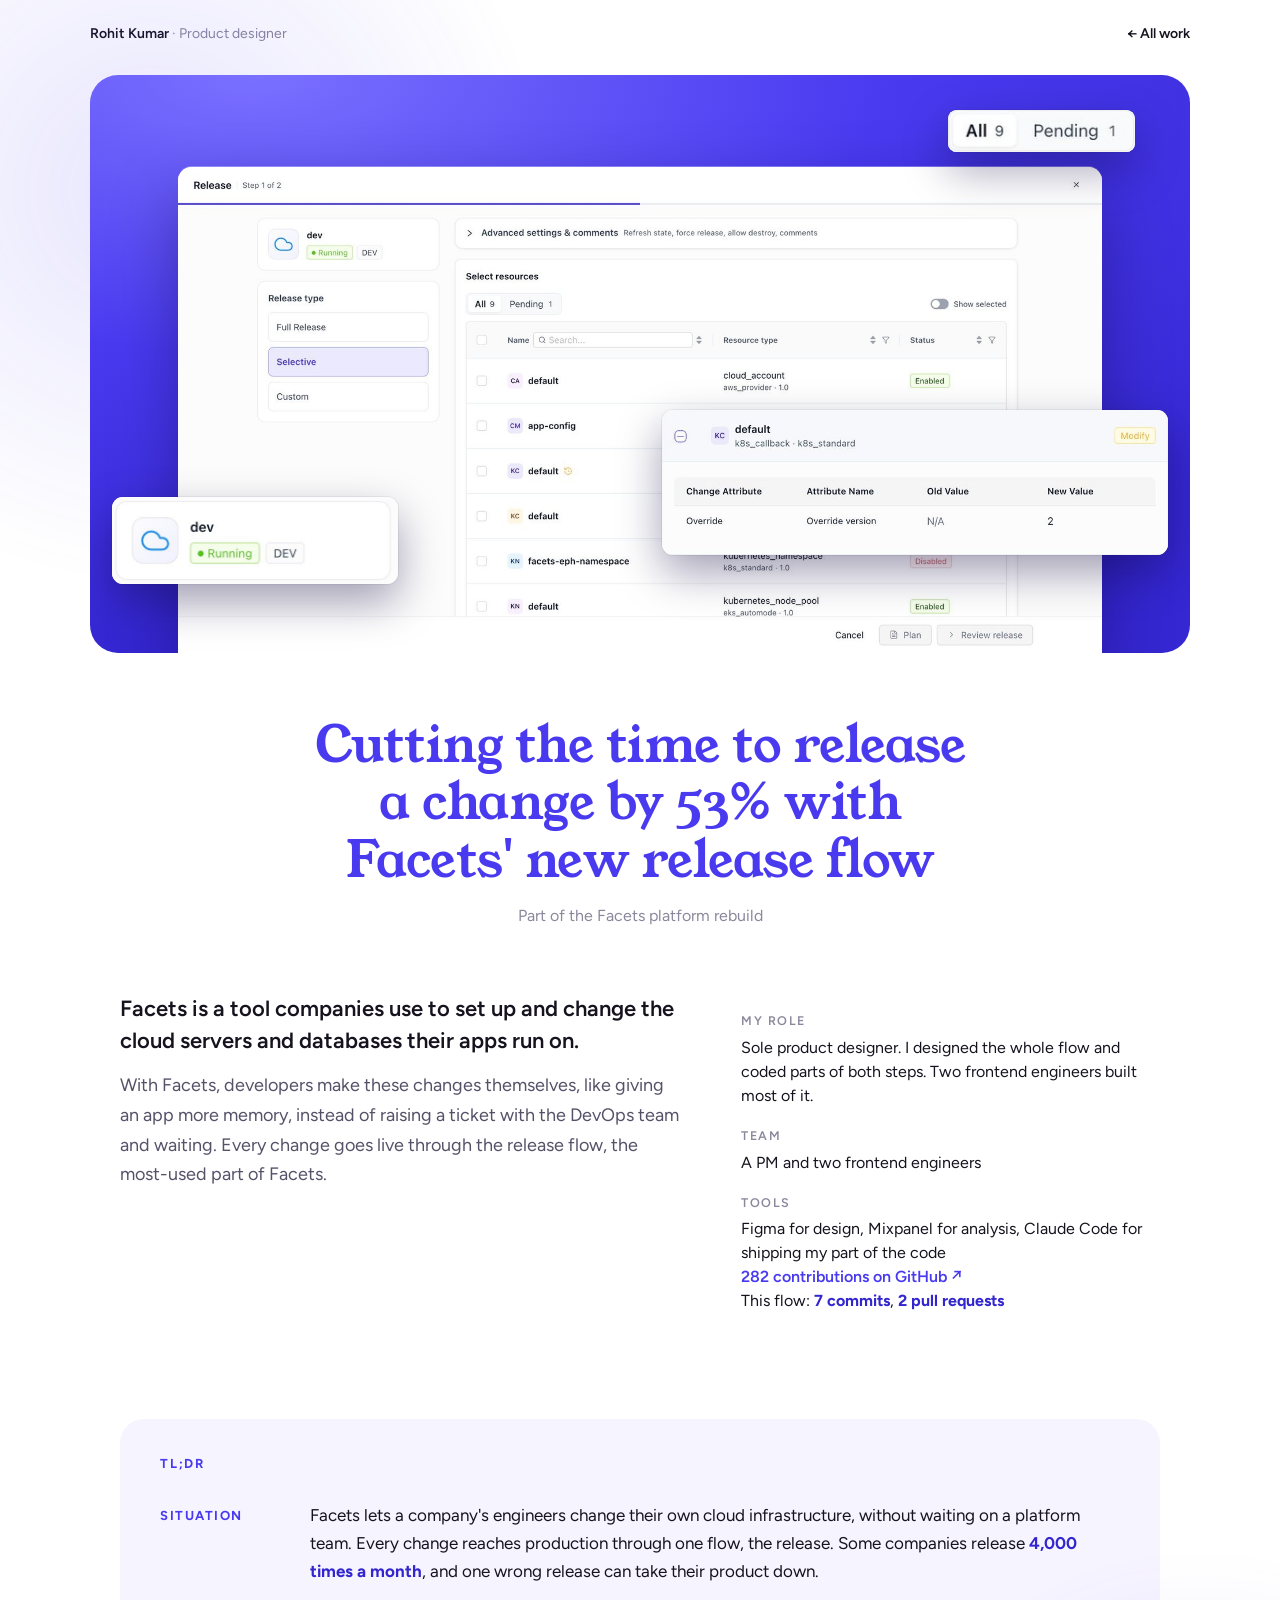
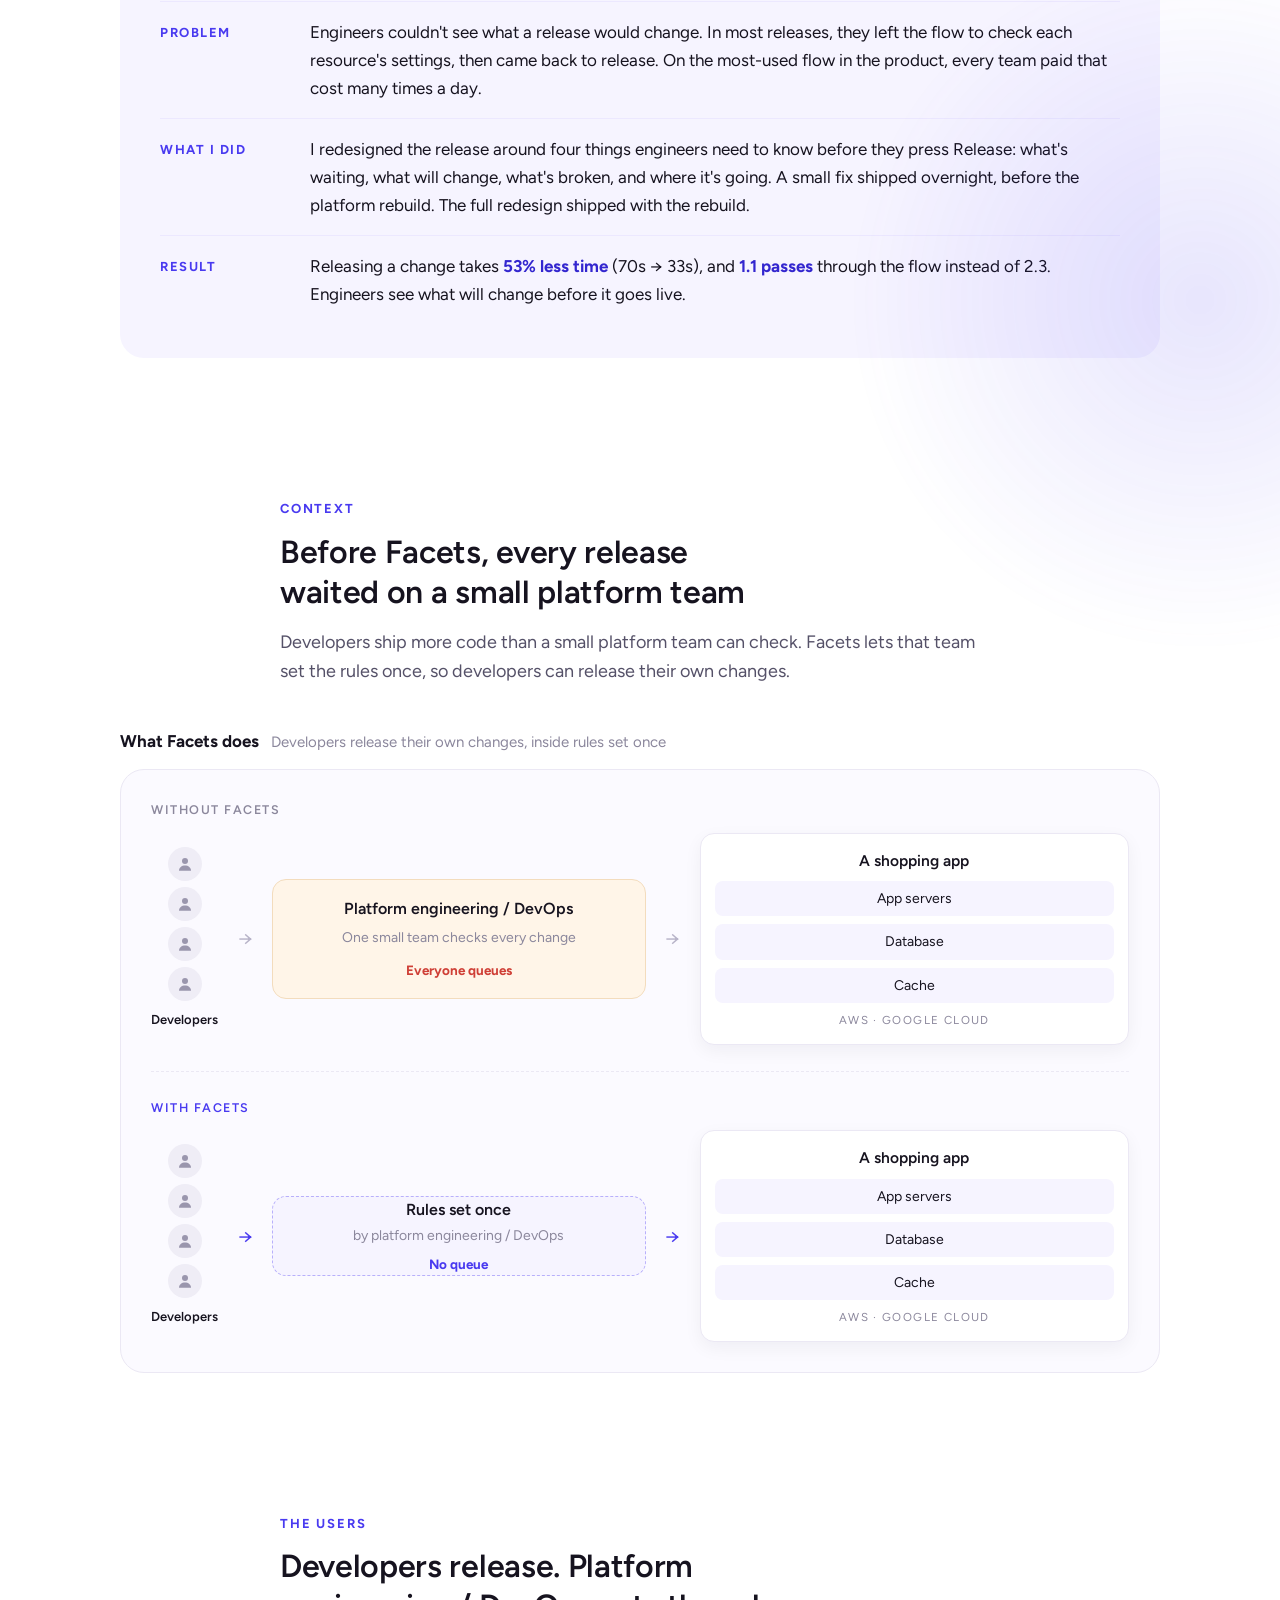
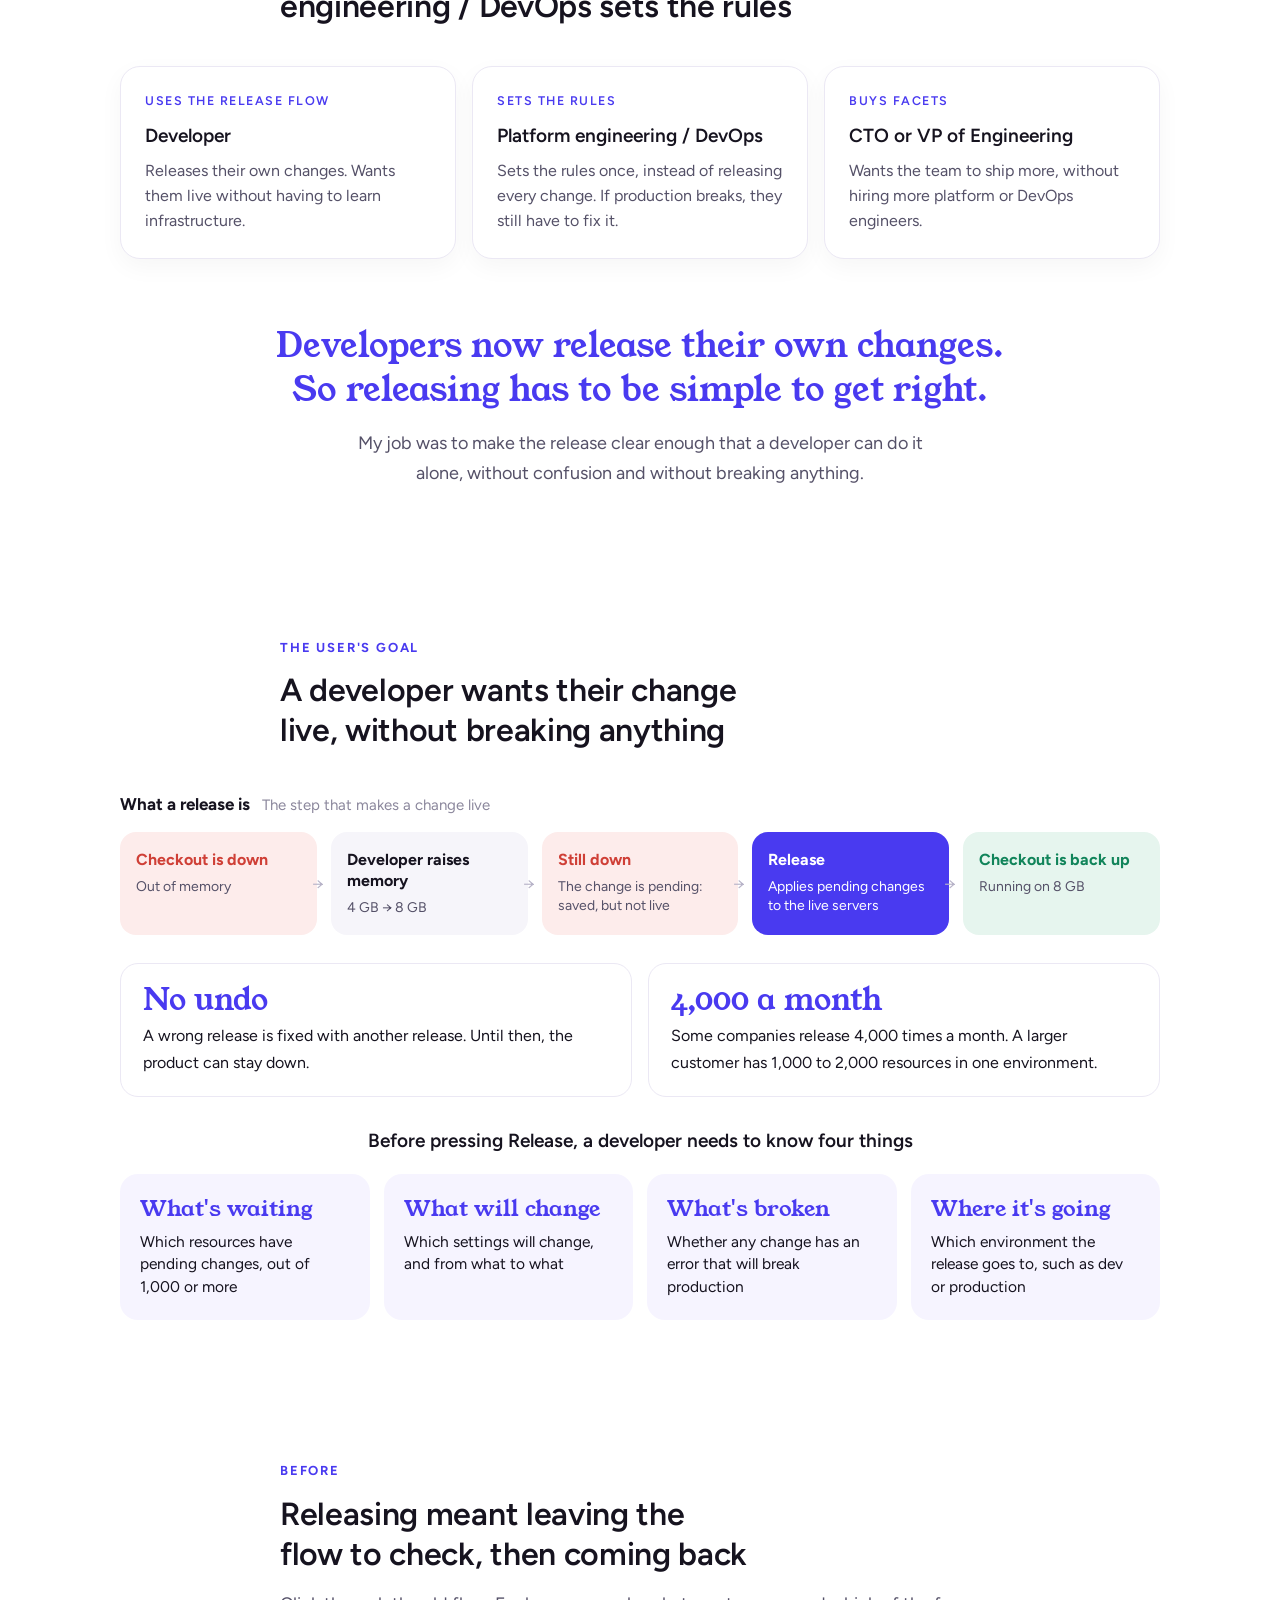
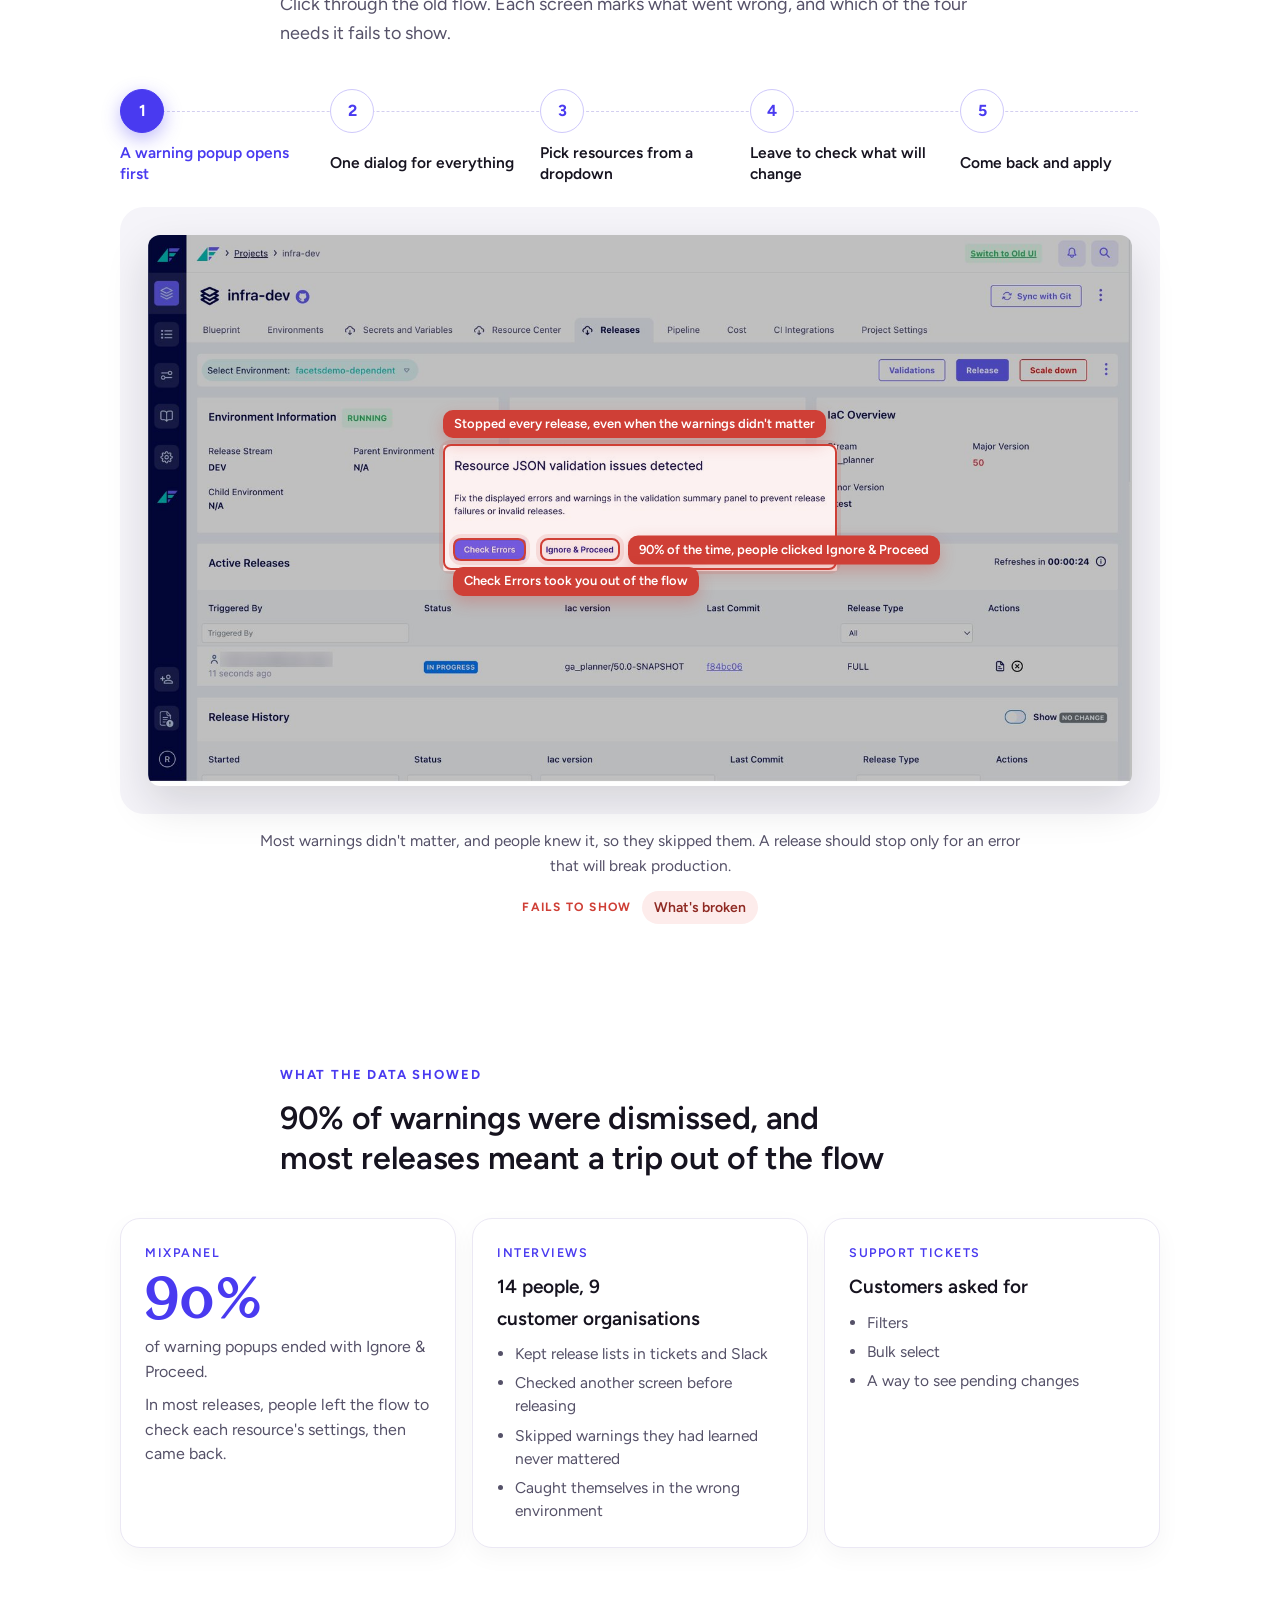
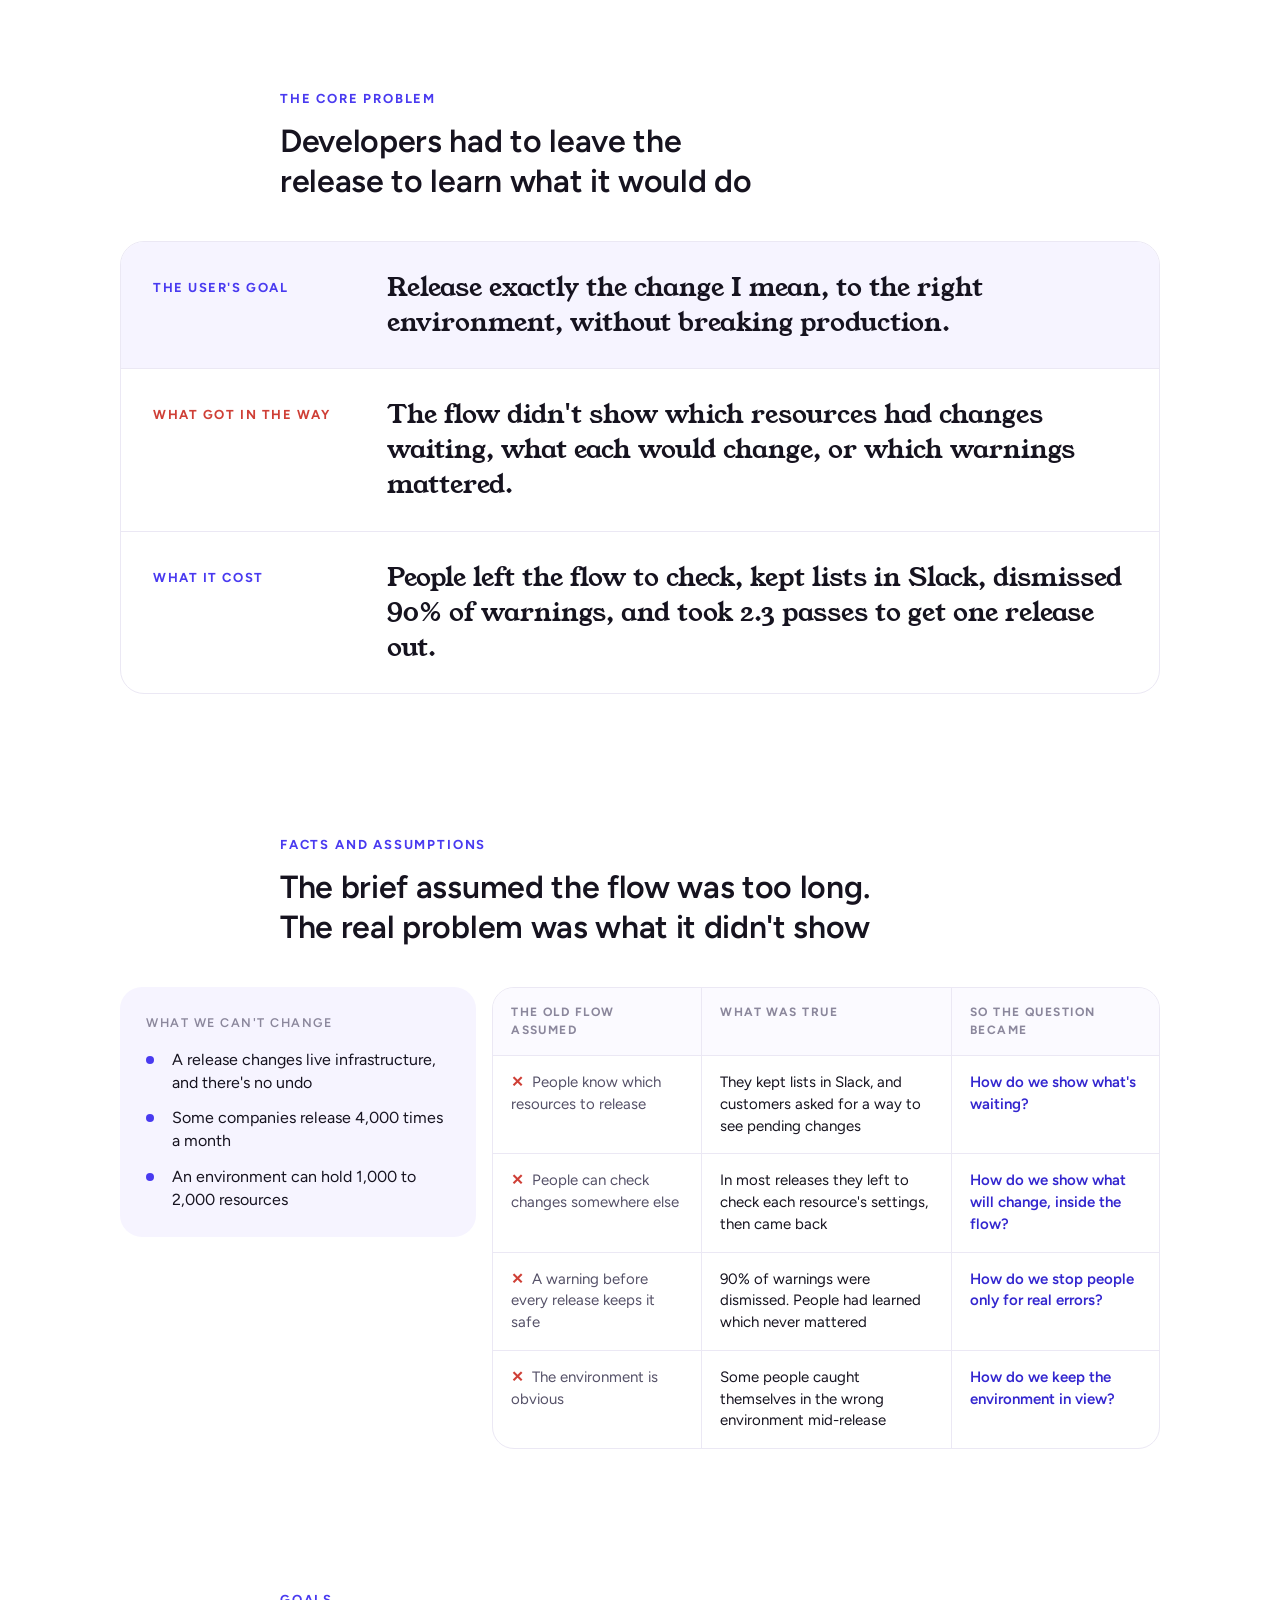
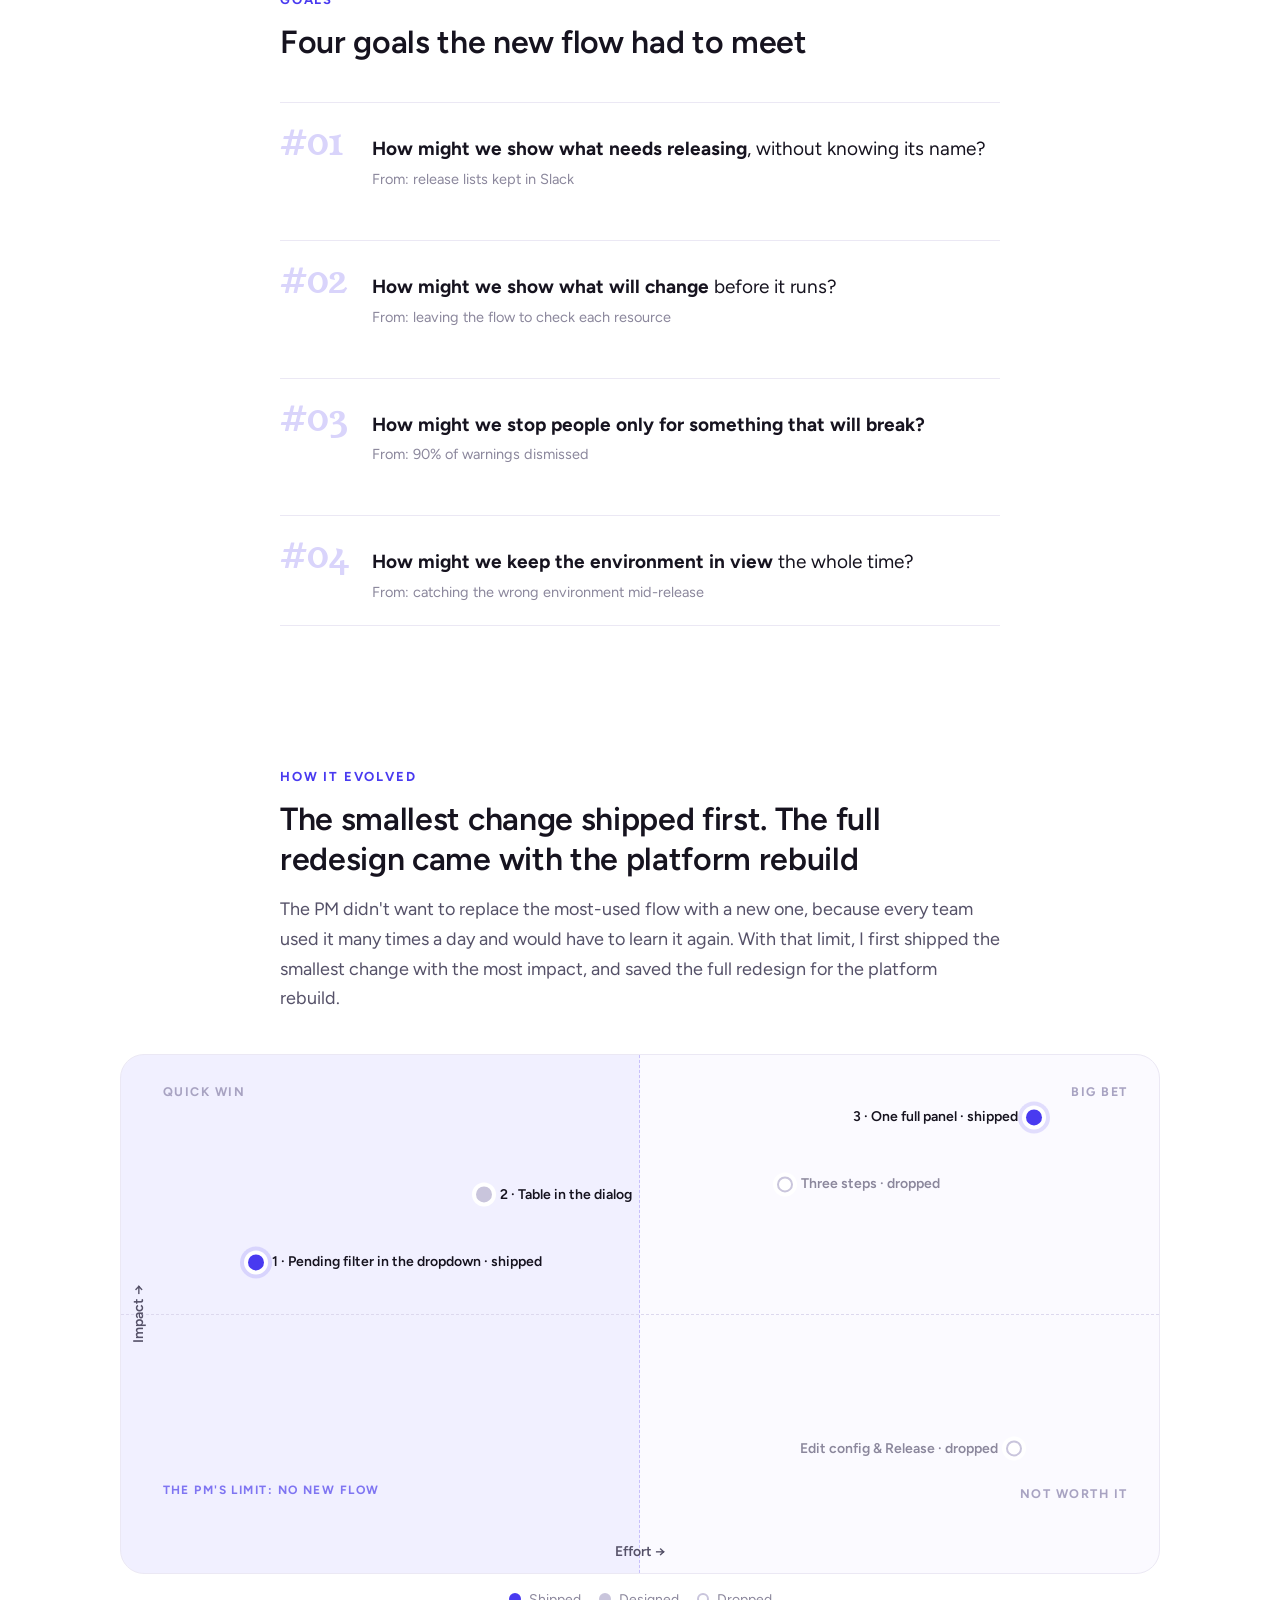
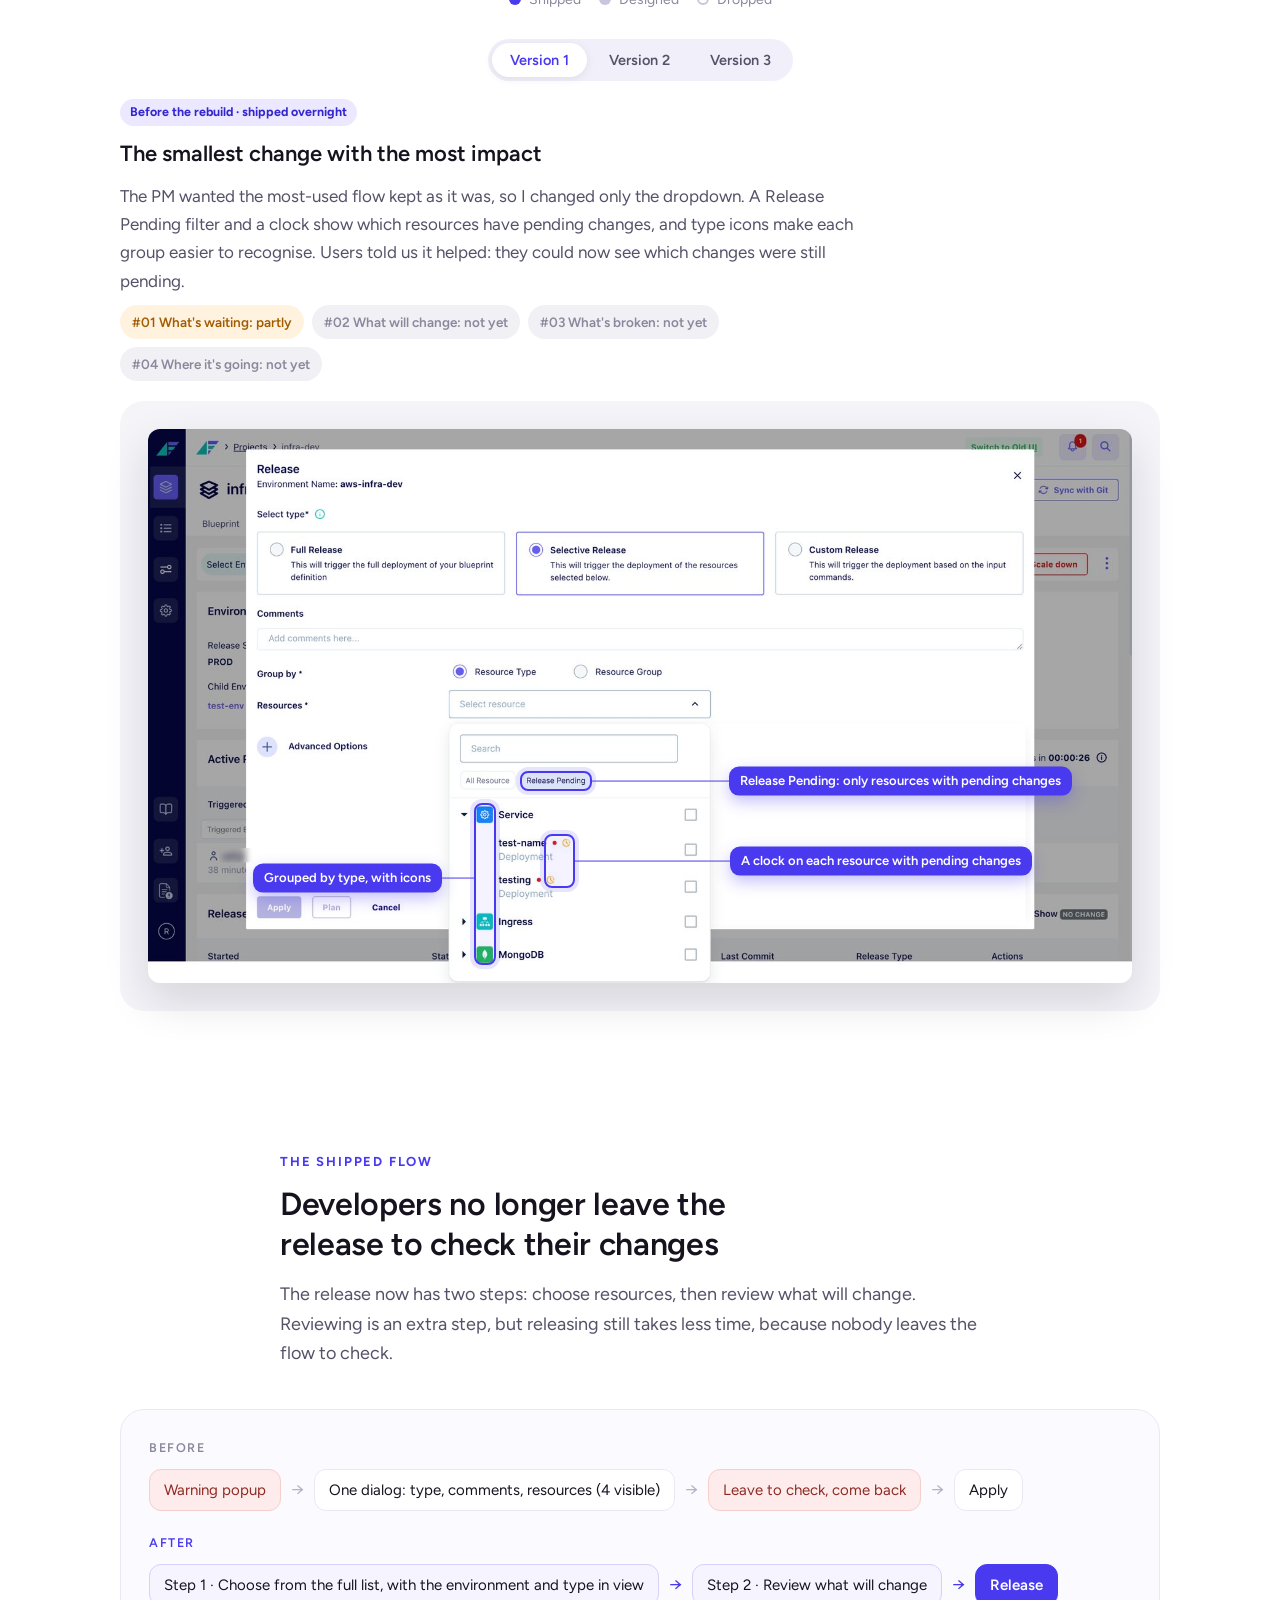
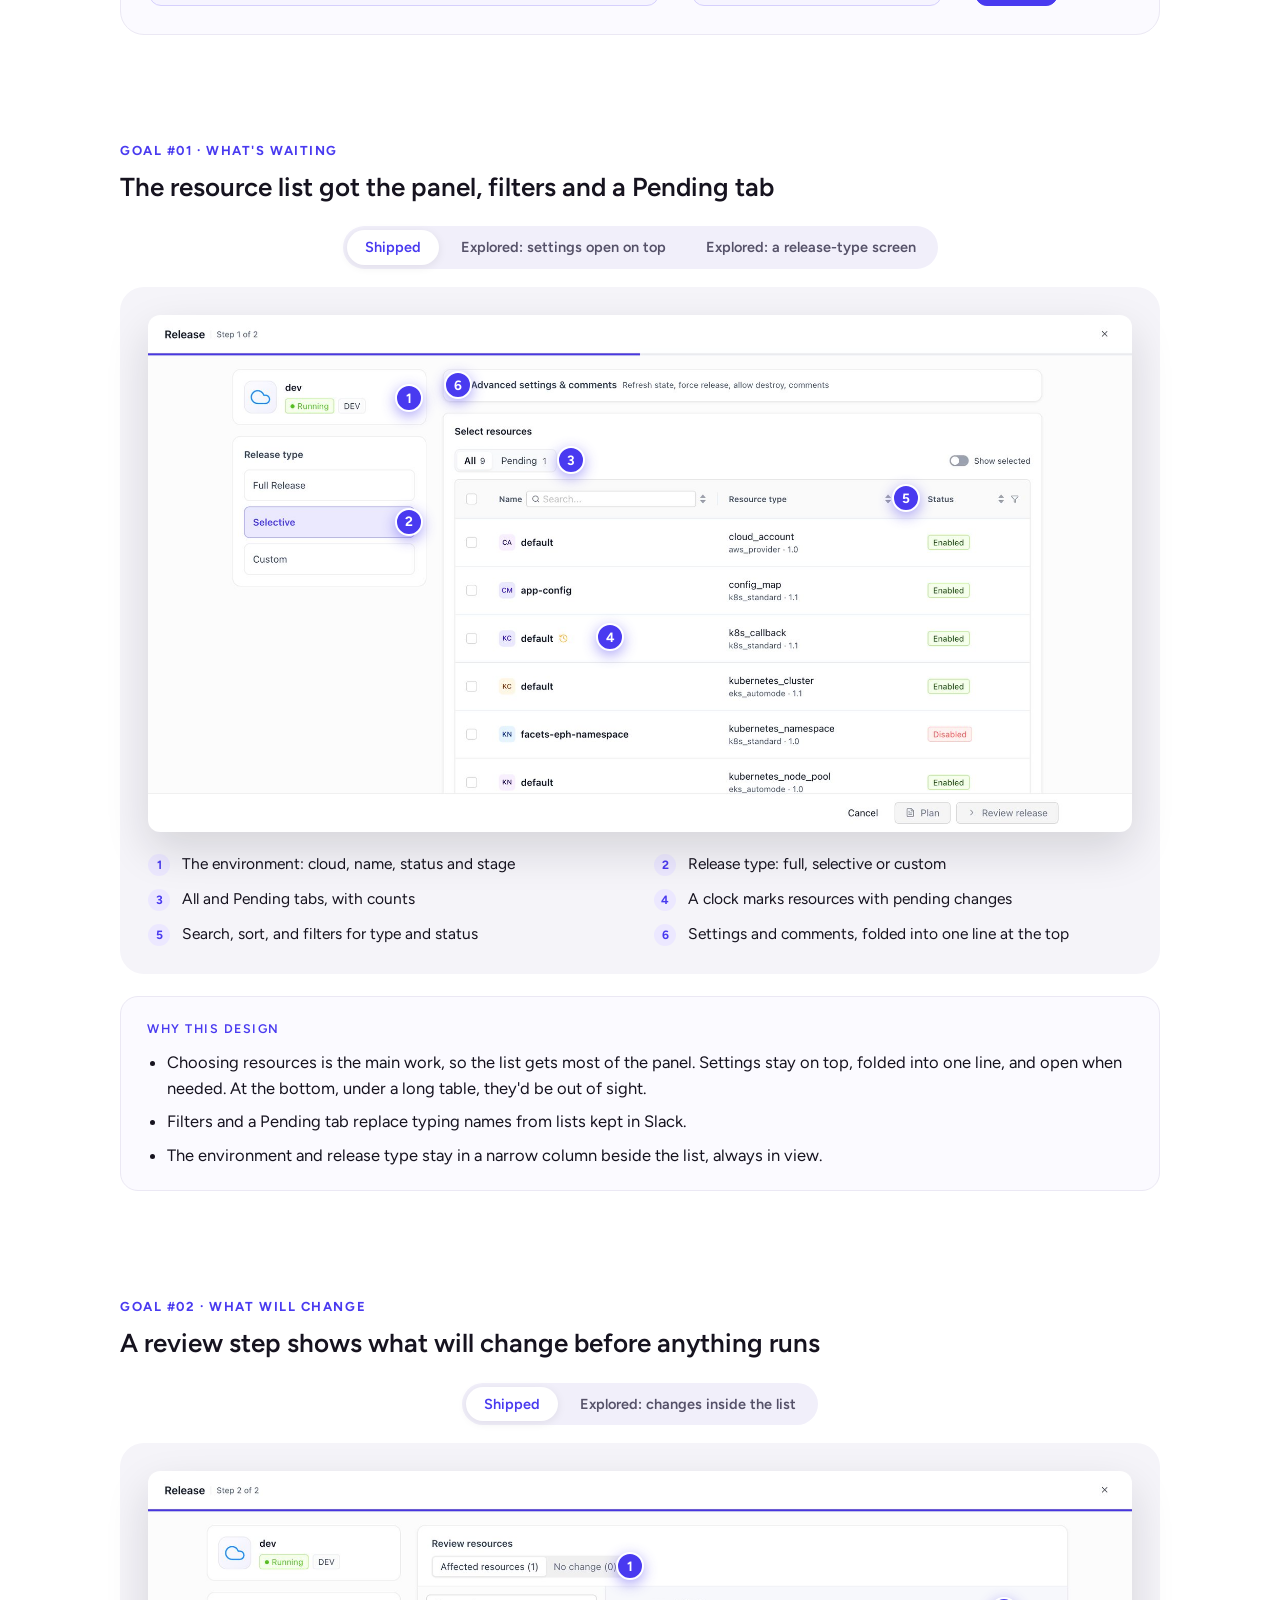
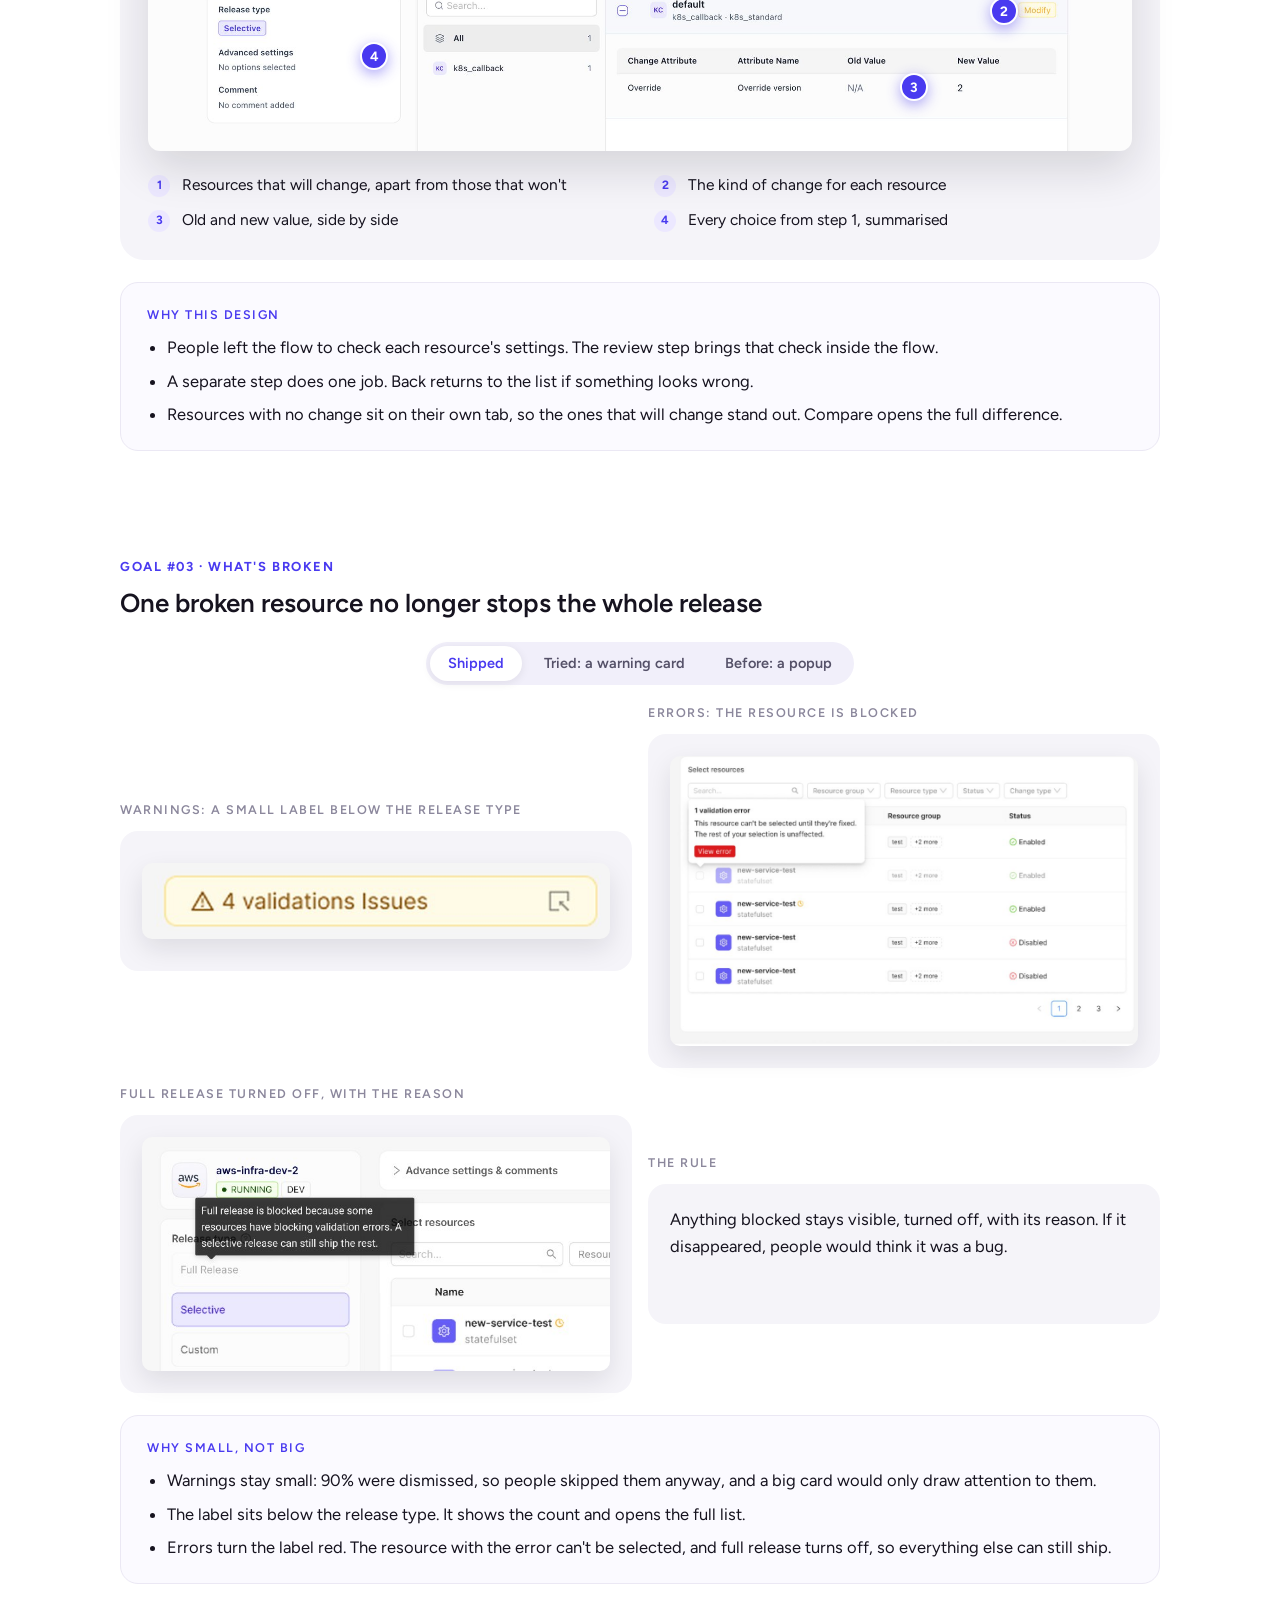
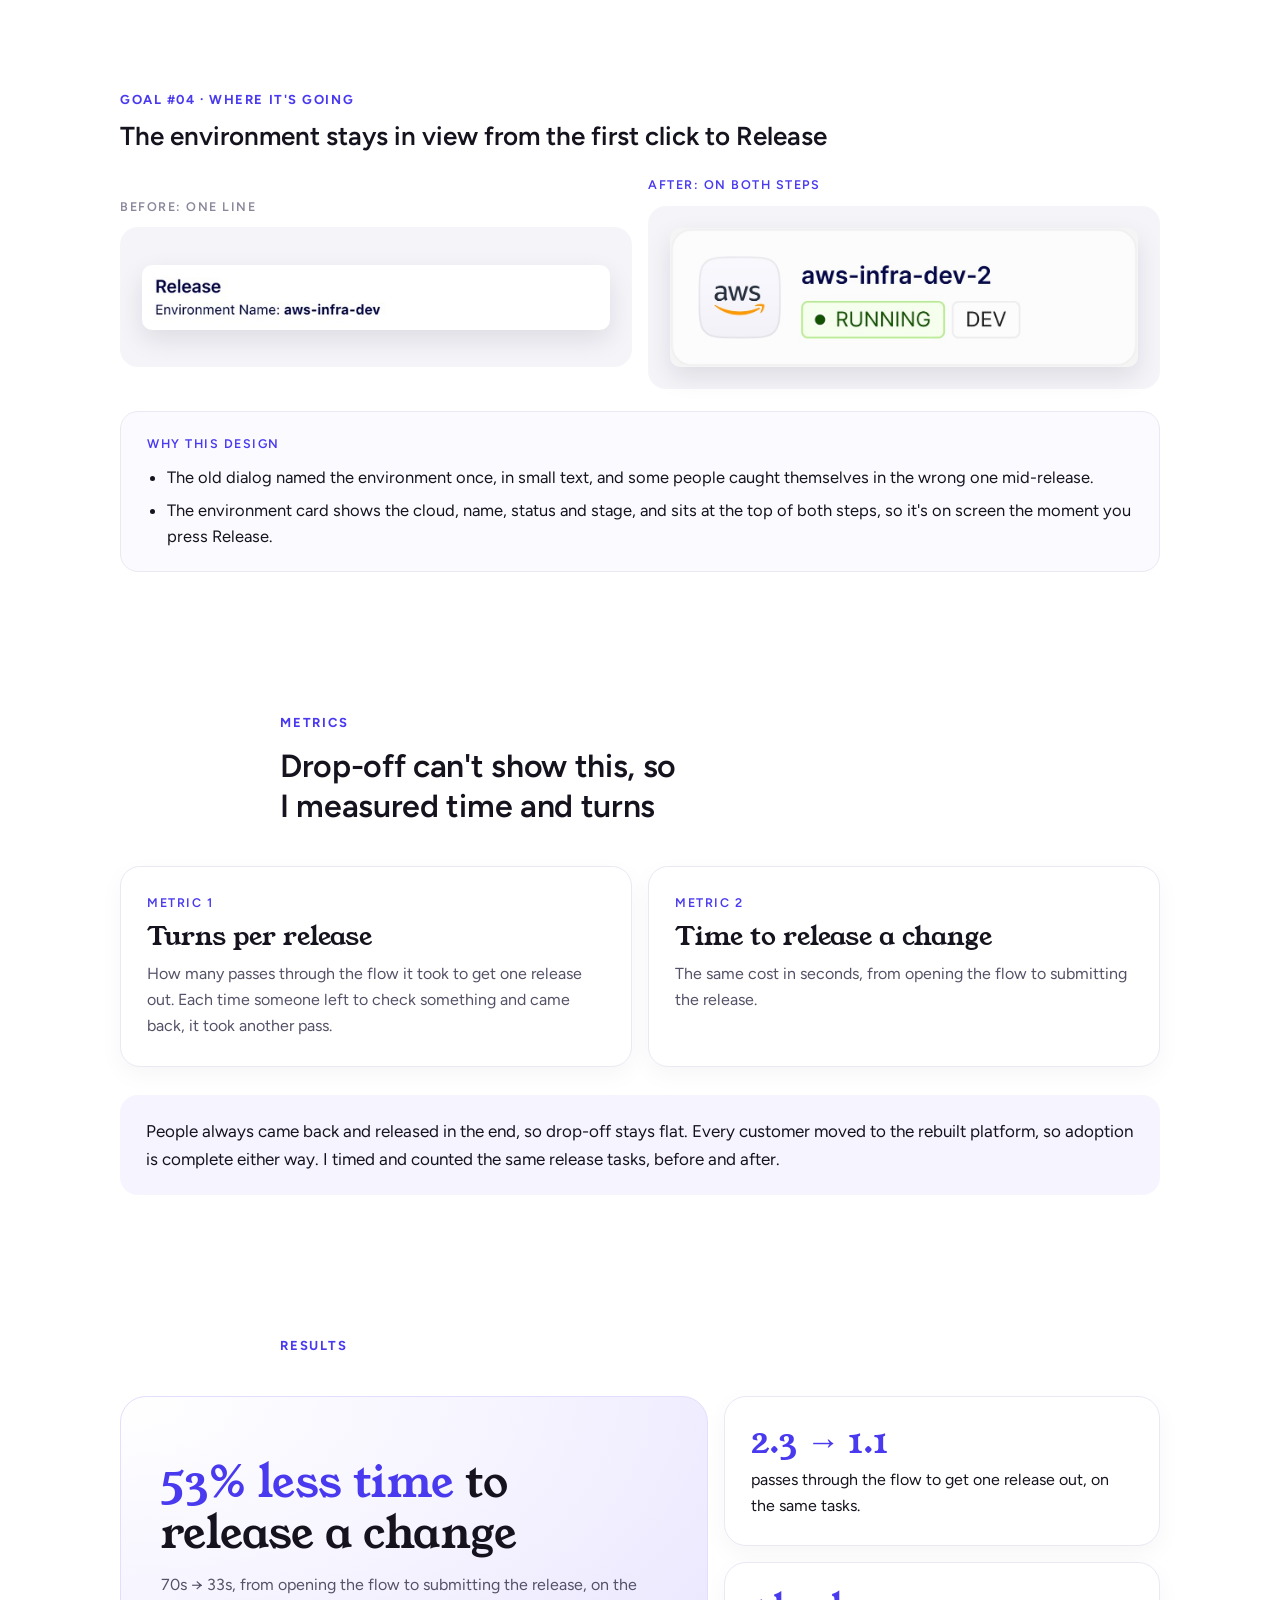
<file: release-flow/index.html>
<!doctype html>
<html lang="en">
<head>
<meta charset="utf-8">
<meta name="viewport" content="width=device-width, initial-scale=1, viewport-fit=cover">
<title>Release flow case study · Rohit Kumar</title>
<meta name="description" content="Cutting the time to release a change by 53% with Facets' new release flow. A product design case study by Rohit Kumar.">
<meta property="og:type" content="website">
<meta property="og:url" content="https://etzrohit.github.io/portfolio/release-flow/">
<meta property="og:title" content="Release flow case study · Rohit Kumar">
<meta property="og:description" content="Cutting the time to release a change by 53% with Facets' new release flow. A product design case study by Rohit Kumar.">
<meta property="og:image" content="https://etzrohit.github.io/portfolio/release-flow/og.jpg">
<meta property="og:image:width" content="1200">
<meta property="og:image:height" content="630">
<meta name="twitter:card" content="summary_large_image">
<meta name="theme-color" content="#ffffff">
<link rel="icon" href="data:image/svg+xml,%3Csvg xmlns='http://www.w3.org/2000/svg' viewBox='0 0 64 64'%3E%3Crect width='64' height='64' rx='16' fill='%23493af0'/%3E%3Ctext x='32' y='45' font-family='Georgia,serif' font-size='38' text-anchor='middle' fill='white'%3ER%3C/text%3E%3C/svg%3E">
<link rel="preconnect" href="https://fonts.googleapis.com">
<link rel="preconnect" href="https://fonts.gstatic.com" crossorigin>
<link rel="stylesheet" href="https://fonts.googleapis.com/css2?family=Figtree:wght@400;500;600;700&family=Young+Serif&display=swap">
<style>
/* Layout: one centred reading column (720px) with wider media (1040px); sections separated by large white space, the rhythm of the reference case study. Light only, by choice. */
:root {
  color-scheme: light;
  --bg: #ffffff;
  --ink: #16131f;
  --text: #555168;
  --mute: #8b879c;
  --line: #ebe8f4;
  --accent: #493af0;
  --accent-deep: #3326cf;
  --tint: #f6f4ff;
  --tint-2: #ece8ff;
  --panel: #f5f4f9;
  --red: #cf3f36;
  --red-soft: #fdeceb;
  --green: #11845a;
  --green-soft: #e6f5ee;
  --display: "Young Serif", Georgia, "Times New Roman", serif;
  --sans: "Figtree", "Helvetica Neue", Arial, sans-serif;
}
* { box-sizing: border-box; }
html { -webkit-text-size-adjust: 100%; }
body { margin: 0; background: var(--bg); color: var(--text); font: 400 18px/1.65 var(--sans); }
.page { position: relative; overflow-x: clip; padding-inline: 20px; padding-block: 0 120px; }
.col { max-width: 720px; margin-inline: auto; }
.wide { max-width: 1040px; margin-inline: auto; }
h1, h2, h3, p, figure, ul, ol { margin: 0; }
h1, h2, h3 { text-wrap: balance; color: var(--ink); }
img { display: block; max-width: 100%; height: auto; }
.glow { position: absolute; pointer-events: none; border-radius: 50%; filter: blur(8px); background: radial-gradient(circle, rgba(73,58,240,.13) 0%, rgba(73,58,240,0) 62%); }

/* Top line */
.topline { max-width: 1100px; margin: 0 auto; display: flex; justify-content: space-between; align-items: center; padding-block: 22px; font-size: 14px; color: var(--mute); }
.topline b { color: var(--ink); font-weight: 600; }

/* Hero */
.hero-panel { position: relative; max-width: 1100px; margin: 8px auto 0; border-radius: 28px; padding: 64px 64px 0; overflow: hidden;
  background: radial-gradient(120% 100% at 15% 0%, #6e63ff 0%, #493af0 48%, #3628d6 100%); }
.hero-panel::after { content: ""; position: absolute; inset: 0; background: radial-gradient(60% 50% at 85% 10%, rgba(255,255,255,.18), rgba(255,255,255,0) 70%); pointer-events: none; }
.hero-panel img { position: relative; z-index: 1; width: 100%; border-radius: 14px 14px 0 0; box-shadow: 0 -2px 0 rgba(255,255,255,.25), 0 30px 70px rgba(18,8,90,.45); }
.hero-title { text-align: center; margin: 64px auto 0; max-width: 880px; }
.hero-title h1 { font: 400 clamp(32px, 4.6vw, 50px)/1.15 var(--display); color: var(--accent); letter-spacing: -0.01em; }
.hero-title .when { margin-top: 14px; font-size: 16px; color: var(--mute); }
.intro { display: grid; grid-template-columns: minmax(0,1.35fr) minmax(0,1fr); gap: 56px; margin-top: 64px; }
.intro .lead { font-size: 22px; line-height: 1.45; color: var(--ink); font-weight: 600; margin-bottom: 14px; }
.facts-list { display: grid; gap: 18px; align-content: start; }
.facts-list div { display: grid; gap: 4px; }
.facts-list dt, .k { font-size: 12.5px; letter-spacing: .12em; text-transform: uppercase; color: var(--mute); font-weight: 600; }
.facts-list dd { margin: 0; font-size: 16px; line-height: 1.5; color: var(--ink); }
@media (max-width: 760px) { .intro { grid-template-columns: 1fr; gap: 32px; } .hero-panel { padding: 28px 18px 0; border-radius: 20px; } }

/* TL;DR */
.tldr { margin-top: 88px; background: var(--tint); border-radius: 24px; padding: 34px 40px; }
.tldr .label { margin-bottom: 10px; }
.tldr .row { display: grid; grid-template-columns: 130px minmax(0,1fr); gap: 20px; padding-block: 16px; border-top: 1px solid var(--tint-2); }
.tldr .row:first-of-type { border-top: 0; }
.tldr .row span { font-size: 13px; letter-spacing: .12em; text-transform: uppercase; font-weight: 700; color: var(--accent); padding-top: 4px; }
.tldr .row p { font-size: 17px; color: var(--ink); }
.tldr .row p strong { color: var(--accent-deep); font-weight: 700; }
@media (max-width: 600px) { .tldr { padding: 24px 20px; } .tldr .row { grid-template-columns: 1fr; gap: 4px; } }

/* Sections */
.sec { padding-top: 140px; }
.label { display: block; font-size: 13px; letter-spacing: .14em; text-transform: uppercase; font-weight: 700; color: var(--accent); }
.sec h2 { font: 600 clamp(25px, 3.1vw, 32px)/1.25 var(--sans); letter-spacing: -0.01em; margin-top: 12px; }
.sec .lede { margin-top: 16px; }
.stack { display: grid; gap: 28px; margin-top: 40px; }
.caption { font-size: 15px; color: var(--mute); margin-top: 12px; text-align: center; }
@media (max-width: 600px) { .sec { padding-top: 96px; } }

/* Chips */
.chips { display: flex; flex-wrap: wrap; gap: 10px; justify-content: center; }
.chip { display: inline-flex; align-items: center; gap: 8px; font-size: 15px; color: var(--ink); background: #fff; border: 1px solid var(--line); border-radius: 999px; padding: 8px 16px; }
.chip::before { content: ""; width: 7px; height: 7px; border-radius: 50%; background: var(--accent); }

/* Diagram: what Facets is */
.diagram { background: #fbfaff; border: 1px solid var(--line); border-radius: 24px; padding: 30px; display: grid; gap: 26px; }
.lane { display: grid; gap: 12px; }
.lane + .lane { border-top: 1px dashed var(--line); padding-top: 26px; }
.lane .k { color: var(--mute); }
.lane.with .k { color: var(--accent); }
.flowrow { display: grid; grid-template-columns: auto 34px minmax(0,1fr) 34px minmax(0,1.15fr); align-items: center; gap: 10px; }
.devs { display: grid; gap: 6px; }
.dev { width: 34px; height: 34px; border-radius: 50%; background: #efedf6; display: grid; place-items: center; }
.dev svg { width: 18px; height: 18px; fill: #9a96ad; }
.arr { text-align: center; color: #b7b3c8; font-size: 20px; }
.lane.with .arr { color: var(--accent); }
.mid { border-radius: 14px; padding: 16px; text-align: center; display: grid; gap: 4px; }
.mid b { color: var(--ink); font-weight: 600; font-size: 16px; }
.mid small { font-size: 14px; color: var(--mute); }
.mid.team { background: #fff5e8; border: 1px solid #f3dcbd; }
.mid.rules { background: var(--tint); border: 1.5px dashed #b8b0fb; }
.mid .note { font-size: 13.5px; font-weight: 700; margin-top: 6px; }
.mid.team .note { color: var(--red); }
.mid.rules .note { color: var(--accent); }
.app { background: #fff; border: 1px solid var(--line); border-radius: 14px; padding: 14px; display: grid; gap: 8px; box-shadow: 0 6px 18px rgba(22,19,31,.05); }
.app b { color: var(--ink); font-size: 15.5px; font-weight: 600; text-align: center; }
.app span { background: var(--tint); border-radius: 8px; padding: 6px 10px; font-size: 14px; color: var(--ink); text-align: center; }
.app small { font-size: 11.5px; letter-spacing: .12em; text-transform: uppercase; color: var(--mute); text-align: center; }
@media (max-width: 680px) {
  .flowrow { grid-template-columns: 1fr; justify-items: stretch; }
  .devs { grid-auto-flow: column; justify-content: center; }
  .arr { transform: rotate(90deg); }
}

/* Diagram: what a release is */
.steps5 { display: grid; grid-template-columns: repeat(5, minmax(0,1fr)); gap: 14px; }
.s5 { position: relative; border-radius: 16px; padding: 18px 16px; display: grid; gap: 6px; align-content: start; }
.s5 b { font-size: 16px; color: var(--ink); font-weight: 700; line-height: 1.3; }
.s5 small { font-size: 14px; color: var(--text); line-height: 1.4; }
.s5.down { background: var(--red-soft); }
.s5.down b { color: var(--red); }
.s5.neutral { background: #f6f5fa; }
.s5.go { background: var(--accent); }
.s5.go b, .s5.go small { color: #fff; }
.s5.up { background: var(--green-soft); }
.s5.up b { color: var(--green); }
.s5 + .s5::before { content: "→"; position: absolute; left: -13px; top: 50%; transform: translate(-50%,-50%); color: #b7b3c8; font-size: 16px; }
@media (max-width: 760px) { .steps5 { grid-template-columns: 1fr; } .s5 + .s5::before { content: "↓"; left: 50%; top: -10px; } }

/* Users */
.cards3 { display: grid; grid-template-columns: repeat(3, minmax(0,1fr)); gap: 16px; }
.card { background: #fff; border: 1px solid var(--line); border-radius: 20px; padding: 24px; display: grid; gap: 8px; align-content: start; box-shadow: 0 8px 24px rgba(22,19,31,.04); }
.card .k { color: var(--accent); }
.card h3 { font-size: 19px; font-weight: 600; }
.card p { font-size: 16px; line-height: 1.55; }
.card ul { padding-left: 18px; font-size: 15.5px; line-height: 1.5; display: grid; gap: 6px; }
@media (max-width: 760px) { .cards3 { grid-template-columns: 1fr; } }
.brief { font-size: 17px; color: var(--ink); text-align: center; }
.brief span { color: var(--mute); }
.quote { text-align: center; padding-block: 36px 8px; }
.quote p { font: 400 clamp(24px, 3.2vw, 34px)/1.3 var(--display); color: var(--accent); max-width: 760px; margin-inline: auto; }
.quote small { display: block; margin: 18px auto 0; max-width: 600px; font-size: 18px; color: var(--text); }

/* Journey */
.journey { display: grid; grid-template-columns: repeat(6, minmax(0,1fr)); gap: 12px; position: relative; }
.jstep { display: grid; gap: 8px; align-content: start; }
.jstep .n { width: 30px; height: 30px; border-radius: 50%; border: 1.5px solid var(--accent); color: var(--accent); font-weight: 700; font-size: 14px; display: grid; place-items: center; background: #fff; position: relative; z-index: 1; }
.jstep b { font-size: 15.5px; color: var(--ink); font-weight: 600; line-height: 1.35; }
.jstep small { font-size: 14px; line-height: 1.4; color: var(--red); }
.journey::before { content: ""; position: absolute; left: 15px; right: 15px; top: 15px; border-top: 1.5px dashed #d3cff0; }
@media (max-width: 760px) { .journey { grid-template-columns: 1fr 1fr; row-gap: 24px; } .journey::before { display: none; } }

.bignum { display: grid; grid-template-columns: 1fr auto 1fr; align-items: end; gap: 24px; text-align: center; padding-block: 24px; }
.bignum .n { font: 400 clamp(64px, 10vw, 112px)/1 var(--display); color: var(--ink); }
.bignum .n.a { color: var(--accent); }
.bignum small { display: block; margin-top: 10px; font-size: 16px; color: var(--mute); }
.bignum .of { font-size: 18px; color: var(--mute); padding-bottom: 46px; }
@media (max-width: 600px) { .bignum { grid-template-columns: 1fr; gap: 8px; } .bignum .of { padding: 0; } }

/* Annotated screens */
.shot { background: var(--panel); border-radius: 24px; padding: 28px; }
.shot figure { position: relative; }
.shot img { border-radius: 12px; box-shadow: 0 18px 44px rgba(22,19,31,.14); background: #fff; }
.pin { position: absolute; transform: translate(-50%,-50%); width: 28px; height: 28px; border-radius: 50%; background: var(--accent); color: #fff; font-size: 13.5px; font-weight: 700; display: grid; place-items: center; border: 2.5px solid #fff; box-shadow: 0 4px 14px rgba(73,58,240,.45); }
.legend { list-style: none; padding: 0; margin-top: 22px; display: grid; grid-template-columns: 1fr 1fr; gap: 12px 28px; counter-reset: pin; }
.legend li { counter-increment: pin; display: grid; grid-template-columns: 24px minmax(0,1fr); gap: 10px; font-size: 15.5px; line-height: 1.45; color: var(--ink); }
.legend li::before { content: counter(pin); width: 22px; height: 22px; border-radius: 50%; background: var(--tint-2); color: var(--accent); font-size: 12px; font-weight: 700; display: grid; place-items: center; margin-top: 1px; }
.legend li em { font-style: normal; color: var(--mute); }
@media (max-width: 600px) { .shot { padding: 14px; border-radius: 18px; } .legend { grid-template-columns: 1fr; } .pin { width: 22px; height: 22px; font-size: 11.5px; border-width: 2px; } }
.stat { font: 400 56px/1 var(--display); color: var(--accent); }

/* Facts and assumptions */
.fa { display: grid; grid-template-columns: minmax(0,1fr) minmax(0,1.2fr); gap: 16px; }
.fa .side { border-radius: 22px; padding: 26px; display: grid; gap: 14px; align-content: start; }
.fa .facts { background: var(--tint); }
.fa .assume { background: #fff; border: 1px solid var(--line); }
.fa ul { list-style: none; padding: 0; display: grid; gap: 12px; }
.fa .facts li { display: grid; grid-template-columns: 18px minmax(0,1fr); gap: 10px; font-size: 16px; line-height: 1.45; color: var(--ink); }
.fa .facts li::before { content: ""; width: 8px; height: 8px; border-radius: 50%; background: var(--accent); margin-top: 8px; margin-left: 4px; }
.asm { display: grid; grid-template-columns: 30px minmax(0,1fr); gap: 12px; }
.badge { width: 28px; height: 28px; border-radius: 50%; display: grid; place-items: center; font-weight: 700; font-size: 14px; }
.badge.no { background: var(--red-soft); color: var(--red); }
.badge.yes { background: var(--green-soft); color: var(--green); }
.asm b { display: block; color: var(--ink); font-size: 16.5px; font-weight: 600; line-height: 1.35; }
.asm small { display: block; font-size: 15px; line-height: 1.45; color: var(--text); margin-top: 3px; }
@media (max-width: 760px) { .fa { grid-template-columns: 1fr; } }

/* How might we */
.hmw { display: grid; }
.hmw .q { display: grid; grid-template-columns: 76px minmax(0,1fr); gap: 16px; padding-block: 22px; border-top: 1px solid var(--line); align-items: baseline; }
.hmw .q:last-child { border-bottom: 1px solid var(--line); }
.hmw .num { font: 400 36px/1 var(--display); color: #d9d4fb; }
.hmw p { font-size: 19px; color: var(--ink); line-height: 1.45; }
.hmw p b { font-weight: 700; }
.hmw small { display: block; font-size: 14.5px; color: var(--mute); margin-top: 6px; }
@media (max-width: 600px) { .hmw .q { grid-template-columns: 48px minmax(0,1fr); } .hmw .num { font-size: 26px; } }

/* Before / after flow */
.flows { display: grid; gap: 22px; background: #fbfaff; border: 1px solid var(--line); border-radius: 24px; padding: 28px; }
.flow { display: grid; gap: 10px; }
.flow .k { color: var(--mute); }
.flow.after .k { color: var(--accent); }
.pills { display: flex; flex-wrap: wrap; align-items: center; gap: 10px; }
.pill { border-radius: 12px; padding: 10px 14px; font-size: 15px; line-height: 1.35; color: var(--ink); background: #fff; border: 1px solid var(--line); }
.pill.bad { background: var(--red-soft); border-color: #f6cfcb; color: #8f2a23; }
.flow.after .pill { background: var(--tint); border-color: #d6d0fd; }
.flow.after .pill.go { background: var(--accent); border-color: var(--accent); color: #fff; font-weight: 600; }
.pills .to { color: #b7b3c8; }
.flow.after .pills .to { color: var(--accent); }
.dropped { display: grid; grid-template-columns: repeat(3, minmax(0,1fr)); gap: 16px; }
.dropped figure { display: grid; gap: 10px; }
.dropped .thumb { position: relative; border-radius: 14px; overflow: hidden; border: 1px solid var(--line); background: #fff; aspect-ratio: 16/10; }
.dropped .thumb img { width: 100%; height: 100%; object-fit: cover; object-position: top left; filter: grayscale(.35); opacity: .9; }
.dropped .thumb span { position: absolute; top: 10px; left: 10px; font-size: 11.5px; letter-spacing: .12em; text-transform: uppercase; font-weight: 700; color: var(--red); background: #fff; border-radius: 999px; padding: 4px 9px; box-shadow: 0 2px 8px rgba(0,0,0,.08); }
.dropped figcaption { font-size: 15px; line-height: 1.45; color: var(--ink); }
.dropped figcaption small { display: block; color: var(--mute); font-size: 14.5px; }
@media (max-width: 760px) { .dropped { grid-template-columns: 1fr; } }

/* Impact and effort */
.matrix { position: relative; aspect-ratio: 2/1; background: #fbfaff; border: 1px solid var(--line); border-radius: 24px; overflow: hidden; }
.matrix .limit { position: absolute; left: 4%; width: 46%; top: 0; bottom: 0; background: rgba(73,58,240,.05); border-right: 1.5px dashed #c7c0fb; }
.matrix .ql { position: absolute; font-size: 12px; letter-spacing: .12em; text-transform: uppercase; font-weight: 700; color: #a9a4c4; }
.matrix .ax { position: absolute; font-size: 13px; color: var(--mute); }
.matrix .ax.x { left: 50%; bottom: 10px; transform: translateX(-50%); }
.matrix .ax.y { left: 18px; top: 50%; transform: translate(-50%,-50%) rotate(-90deg); white-space: nowrap; }
.dot { position: absolute; display: flex; align-items: center; gap: 8px; transform: translate(-8px,-50%); font-size: 14px; font-weight: 600; color: var(--ink); white-space: nowrap; }
.dot i { width: 16px; height: 16px; border-radius: 50%; background: #c9c5dc; flex: none; box-shadow: 0 0 0 4px #fff; }
.dot.ship i { background: var(--accent); box-shadow: 0 0 0 4px #fff, 0 0 0 8px rgba(73,58,240,.15); }
.dot.drop i { background: #fff; border: 2.5px solid #c9c5dc; }
.dot.drop { color: var(--mute); }
.dot.l { flex-direction: row-reverse; transform: translate(calc(-100% + 8px), -50%); }
.mkey { display: flex; flex-wrap: wrap; gap: 18px; justify-content: center; font-size: 14px; color: var(--mute); margin-top: 14px; }
.mkey span { display: inline-flex; gap: 8px; align-items: center; }
.mkey i { width: 12px; height: 12px; border-radius: 50%; background: #c9c5dc; display: inline-block; }
.mkey i.ship { background: var(--accent); }
.mkey i.drop { background: #fff; border: 2px solid #c9c5dc; }
@media (max-width: 680px) { .matrix { aspect-ratio: 4/5; } .dot { white-space: normal; max-width: 130px; font-size: 12.5px; } .matrix .ql { font-size: 10.5px; } }
.tablewrap { overflow-x: auto; border: 1px solid var(--line); border-radius: 18px; background: #fff; }
table { border-collapse: collapse; width: 100%; font-size: 15px; }
th, td { text-align: left; vertical-align: top; padding: 14px 16px; border-bottom: 1px solid var(--line); line-height: 1.45; }
th { font-size: 12px; letter-spacing: .12em; text-transform: uppercase; color: var(--mute); font-weight: 700; background: #fbfaff; }
td { color: var(--ink); }
td.m { color: var(--text); }
tr:last-child td { border-bottom: 0; }
.tag { display: inline-block; font-size: 12.5px; font-weight: 700; border-radius: 999px; padding: 3px 10px; white-space: nowrap; }
.tag.ship { background: var(--tint-2); color: var(--accent-deep); }
.tag.drop { background: var(--red-soft); color: var(--red); }
.tag.plan { background: #f1f0f5; color: var(--text); }

/* Tabs */
.tabs { display: inline-flex; flex-wrap: wrap; gap: 4px; background: #f1effa; border-radius: 999px; padding: 4px; }
.tabs button { font: 600 14.5px/1 var(--sans); color: var(--text); background: transparent; border: 0; border-radius: 999px; padding: 10px 18px; cursor: pointer; }
.tabs button[aria-selected="true"] { background: #fff; color: var(--accent); box-shadow: 0 2px 10px rgba(22,19,31,.08); }
.tabs button:focus-visible { outline: 2px solid var(--accent); outline-offset: 2px; }
.tabwrap { display: grid; gap: 18px; justify-items: center; }
.tabpanel { width: 100%; }
.tabpanel[hidden] { display: none !important; }
.tabnote { font-size: 15px; color: var(--mute); text-align: center; margin-top: 14px; }

/* Before and after pair */
.pair { display: grid; grid-template-columns: 1fr 1fr; gap: 16px; align-items: center; }
.pair figure { display: grid; gap: 10px; }
.pair .k { color: var(--mute); }
.pair .after .k { color: var(--accent); }
.pair .frame { background: var(--panel); border-radius: 18px; padding: 22px; display: grid; place-items: center; min-height: 140px; }
.pair .frame img { border-radius: 10px; box-shadow: 0 10px 26px rgba(22,19,31,.10); background: #fff; }
@media (max-width: 680px) { .pair { grid-template-columns: 1fr; } }

/* Rules */
.rules { list-style: none; padding: 0; display: grid; gap: 0; counter-reset: rule; }
.rules li { counter-increment: rule; display: grid; grid-template-columns: 60px minmax(0,1fr); gap: 16px; padding-block: 20px; border-top: 1px solid var(--line); }
.rules li:last-child { border-bottom: 1px solid var(--line); }
.rules li::before { content: counter(rule); font: 400 34px/1 var(--display); color: var(--accent); }
.rules b { display: block; color: var(--ink); font-size: 18px; font-weight: 600; }
.rules span { font-size: 16px; color: var(--text); }

/* Metrics */
.metric { background: #fff; border: 1px solid var(--line); border-radius: 20px; padding: 26px; display: grid; gap: 8px; align-content: start; box-shadow: 0 8px 24px rgba(22,19,31,.04); }
.metric .k { color: var(--accent); }
.metric h3 { font: 400 26px/1.2 var(--display); color: var(--ink); }
.metric p { font-size: 16px; }
.cards2 { display: grid; grid-template-columns: 1fr 1fr; gap: 16px; }
@media (max-width: 680px) { .cards2 { grid-template-columns: 1fr; } }
.callout { background: var(--tint); border-radius: 18px; padding: 22px 26px; font-size: 17px; color: var(--ink); }

/* Results */
.results { display: grid; grid-template-columns: minmax(0,1.35fr) minmax(0,1fr); gap: 16px; }
.r-main { border-radius: 26px; padding: 40px; display: grid; gap: 14px; align-content: center;
  background: radial-gradient(120% 120% at 0% 0%, #ffffff 0%, var(--tint) 55%, var(--tint-2) 100%); border: 1px solid #e3defd; }
.r-main p.big { font: 400 clamp(30px, 4vw, 44px)/1.15 var(--display); color: var(--ink); }
.r-main p.big em { font-style: normal; color: var(--accent); }
.r-main small { font-size: 16px; color: var(--text); }
.r-side { display: grid; gap: 16px; }
.r-card { background: #fff; border: 1px solid var(--line); border-radius: 22px; padding: 26px; display: grid; gap: 6px; box-shadow: 0 8px 24px rgba(22,19,31,.04); }
.r-card .v { font: 400 34px/1.1 var(--display); color: var(--accent); }
.r-card p { font-size: 16px; color: var(--ink); }
@media (max-width: 760px) { .results { grid-template-columns: 1fr; } .r-main { padding: 28px; } }
.after-launch { display: grid; grid-template-columns: auto minmax(0,1fr); gap: 10px 18px; margin-top: 28px; font-size: 16.5px; }
.after-launch dt { color: var(--accent); font-weight: 700; }
.after-launch dd { margin: 0; color: var(--ink); }

footer { max-width: 1040px; margin: 140px auto 0; padding-top: 28px; border-top: 1px solid var(--line); display: flex; flex-wrap: wrap; justify-content: space-between; gap: 12px; font-size: 14.5px; color: var(--mute); }
footer b { color: var(--ink); font-weight: 600; }
:focus-visible { outline: 2px solid var(--accent); outline-offset: 3px; }
@media (prefers-reduced-motion: no-preference) { .tabs button { transition: background .15s, color .15s; } }

/* v2 components */
.diagram-title { display: flex; align-items: baseline; gap: 12px; margin-bottom: 14px; }
.diagram-title b { font-size: 17px; color: var(--ink); font-weight: 700; }
.diagram-title span { font-size: 15px; color: var(--mute); }
.stakes { display: grid; grid-template-columns: 1fr 1fr; gap: 16px; }
.stakes div { background: #fff; border: 1px solid var(--line); border-radius: 18px; padding: 20px 22px; display: grid; gap: 6px; }
.stakes .v { font: 400 30px/1.1 var(--display); color: var(--accent); }
.stakes p { font-size: 16px; color: var(--ink); }
@media (max-width: 680px) { .stakes { grid-template-columns: 1fr; } }

.stepper { display: grid; gap: 22px; }
.steps { display: grid; grid-template-columns: repeat(5, minmax(0,1fr)); gap: 10px; position: relative; }
.steps::before { content: ""; position: absolute; left: 22px; right: 22px; top: 22px; border-top: 1.5px dashed #d3cff0; }
.steps button { position: relative; display: grid; gap: 10px; justify-items: start; text-align: left; background: transparent; border: 0; padding: 0 6px 0 0; cursor: pointer; font: inherit; color: var(--text); }
.steps .n { width: 44px; height: 44px; border-radius: 50%; display: grid; place-items: center; font: 700 16px/1 var(--sans); color: var(--accent); background: #fff; border: 1.5px solid #cfc9fb; position: relative; z-index: 1; transition: background .15s, color .15s; }
.steps .t { font-size: 15.5px; font-weight: 600; color: var(--ink); line-height: 1.35; }
.steps button[aria-selected="true"] .n { background: var(--accent); color: #fff; border-color: var(--accent); box-shadow: 0 6px 18px rgba(73,58,240,.35); }
.steps button[aria-selected="true"] .t { color: var(--accent); }
.steps button:focus-visible { outline: 2px solid var(--accent); outline-offset: 4px; border-radius: 8px; }
.step-panel .pain { display: flex; gap: 12px; align-items: flex-start; margin-top: 18px; background: var(--red-soft); border-radius: 14px; padding: 14px 18px; color: #7d2620; font-size: 16px; line-height: 1.5; }
.step-panel .pain b { color: var(--red); font-weight: 700; white-space: nowrap; }
@media (max-width: 760px) { .steps { grid-template-columns: 1fr 1fr; row-gap: 18px; } .steps::before { display: none; } }
.sources { text-align: center; font-size: 15px; color: var(--mute); }

.facts-grid { display: grid; grid-template-columns: minmax(0,0.8fr) minmax(0,1.5fr); gap: 16px; align-items: start; }
.facts-card { background: var(--tint); border-radius: 22px; padding: 26px; display: grid; gap: 14px; }
.facts-card ul { list-style: none; padding: 0; display: grid; gap: 12px; }
.facts-card li { display: grid; grid-template-columns: 16px minmax(0,1fr); gap: 10px; font-size: 16px; line-height: 1.45; color: var(--ink); }
.facts-card li::before { content: ""; width: 8px; height: 8px; border-radius: 50%; background: var(--accent); margin-top: 8px; }
.asm-table { border: 1px solid var(--line); border-radius: 22px; overflow: hidden; background: #fff; }
.asm-row { display: grid; grid-template-columns: minmax(0,1fr) minmax(0,1.2fr) minmax(0,1fr); }
.asm-row > div { padding: 16px 18px; border-top: 1px solid var(--line); font-size: 15px; line-height: 1.45; color: var(--ink); }
.asm-row > div + div { border-left: 1px solid var(--line); }
.asm-row.h > div { border-top: 0; background: #fbfaff; font-size: 12px; letter-spacing: .12em; text-transform: uppercase; font-weight: 700; color: var(--mute); }
.asm-row .a { color: var(--text); }
.asm-row .a::before { content: "✕"; color: var(--red); font-weight: 700; margin-right: 8px; }
.asm-row .q { color: var(--accent-deep); font-weight: 600; }
@media (max-width: 860px) { .facts-grid { grid-template-columns: 1fr; } .asm-row { grid-template-columns: 1fr; } .asm-row > div + div { border-left: 0; border-top: 0; padding-top: 0; } .asm-row.h { display: none; } .asm-row > div:first-child { padding-top: 18px; } }

.evo { display: grid; grid-template-columns: repeat(3, minmax(0,1fr)); gap: 16px; align-items: start; }
.evo .v { background: #fff; border: 1px solid var(--line); border-radius: 22px; padding: 18px; display: grid; gap: 12px; box-shadow: 0 8px 24px rgba(22,19,31,.04); }
.evo .v.ship { border-color: #d6d0fd; }
.evo .meta { display: flex; flex-wrap: wrap; gap: 8px; align-items: center; }
.evo .tag { font-size: 12px; }
.evo h3 { font-size: 18px; font-weight: 600; line-height: 1.3; }
.evo p { font-size: 15.5px; line-height: 1.55; }
.evo img { border-radius: 12px; border: 1px solid var(--line); }
@media (max-width: 860px) { .evo { grid-template-columns: 1fr; } }

.decision { display: grid; gap: 22px; padding-top: 72px; }
.decision:first-of-type { padding-top: 40px; }
.decision .dl { font-size: 13px; letter-spacing: .12em; text-transform: uppercase; font-weight: 700; color: var(--accent); }
.decision h3 { font: 600 clamp(22px, 2.6vw, 26px)/1.3 var(--sans); color: var(--ink); margin-top: 6px; }
.decision .why { font-size: 17px; margin-top: 8px; }
.dropped-one { display: grid; grid-template-columns: 220px minmax(0,1fr); gap: 18px; align-items: center; background: #fbfaff; border: 1px solid var(--line); border-radius: 18px; padding: 14px; }
.dropped-one .thumb { position: relative; border-radius: 12px; overflow: hidden; border: 1px solid var(--line); aspect-ratio: 16/10; background: #fff; }
.dropped-one .thumb img { width: 100%; height: 100%; object-fit: cover; object-position: top left; filter: grayscale(.4); }
.dropped-one .tagx { font-size: 11.5px; letter-spacing: .12em; text-transform: uppercase; font-weight: 700; color: var(--red); }
.dropped-one p { font-size: 15.5px; color: var(--ink); margin-top: 4px; }
.dropped-one small { display: block; font-size: 14.5px; color: var(--mute); margin-top: 2px; }
@media (max-width: 600px) { .dropped-one { grid-template-columns: 1fr; } }
.rule { background: var(--tint); border-radius: 16px; padding: 16px 20px; font-size: 16.5px; color: var(--ink); }
.rule b { color: var(--accent-deep); }

/* v3 components */
.hs { position: absolute; border: 2px solid var(--red); border-radius: 8px; background: rgba(207,63,54,.07); box-shadow: 0 0 0 4px rgba(207,63,54,.12); pointer-events: none; }
.hs-l { position: absolute; left: -2px; bottom: 100%; margin-bottom: 8px; background: var(--red); color: #fff; font: 600 13px/1.3 var(--sans); padding: 6px 11px; border-radius: 10px; white-space: nowrap; box-shadow: 0 6px 16px rgba(207,63,54,.30); }
.hs.below .hs-l { bottom: auto; top: 100%; margin: 8px 0 0; }
.hs.inside .hs-l { bottom: auto; top: 10px; left: 10px; margin: 0; }
.hs.right .hs-l { left: auto; right: -2px; }
@media (max-width: 680px) { .hs-l { font-size: 10.5px; padding: 4px 7px; white-space: normal; width: max-content; max-width: 150px; } }
.step-note { margin-top: 14px; font-size: 15px; color: var(--mute); text-align: center; }
.problem { border: 1px solid var(--line); border-radius: 24px; overflow: hidden; background: #fff; }
.problem .pr { display: grid; grid-template-columns: 210px minmax(0,1fr); gap: 24px; padding: 28px 32px; }
.problem .pr + .pr { border-top: 1px solid var(--line); }
.problem .pr > span { font-size: 13px; letter-spacing: .12em; text-transform: uppercase; font-weight: 700; color: var(--accent); padding-top: 7px; }
.problem .pr p { font: 400 clamp(20px, 2.4vw, 26px)/1.35 var(--display); color: var(--ink); }
.problem .pr.goal { background: var(--tint); }
.problem .pr.block > span { color: var(--red); }
@media (max-width: 680px) { .problem .pr { grid-template-columns: 1fr; gap: 6px; padding: 20px; } }
.vpanel { display: grid; gap: 20px; }
.vtext { display: grid; gap: 10px; max-width: 760px; }
.vtext h3 { font-size: 22px; font-weight: 600; color: var(--ink); }
.vtext p { font-size: 17px; }
.goalchips { display: flex; flex-wrap: wrap; gap: 8px; }
.gc { font-size: 13.5px; font-weight: 600; border-radius: 999px; padding: 6px 12px; }
.gc.y { background: var(--green-soft); color: var(--green); }
.gc.p { background: #fff3df; color: #a35b00; }
.gc.n { background: #f1f0f5; color: var(--mute); }
.explored { display: grid; grid-template-columns: 1fr 1fr; gap: 16px; }
.explored figure { display: grid; gap: 10px; align-content: start; }
.explored .k { color: var(--red); }
.explored .frame2 { background: var(--panel); border-radius: 16px; padding: 14px; }
.explored .frame2 img { border-radius: 10px; box-shadow: 0 8px 22px rgba(22,19,31,.10); }
.explored figcaption { font-size: 15.5px; color: var(--ink); line-height: 1.5; }
.explored figcaption small { display: block; color: var(--text); font-size: 15px; margin-top: 2px; }
@media (max-width: 760px) { .explored { grid-template-columns: 1fr; } }
.why-box { background: #fbfaff; border: 1px solid var(--line); border-radius: 18px; padding: 22px 26px; display: grid; gap: 10px; }
.why-box .k { color: var(--accent); }
.why-box ul { margin: 0; padding-left: 20px; display: grid; gap: 8px; font-size: 16.5px; line-height: 1.55; color: var(--ink); }
.tabcenter { display: flex; justify-content: center; }
.dpanel { display: grid; gap: 16px; }
.dpanel .why-dropped { text-align: center; font-size: 16px; color: var(--ink); }
.dpanel .why-dropped b { color: var(--red); }
.small-shot { max-width: 760px; margin-inline: auto; width: 100%; }
.hs.side .hs-l { left: 100%; bottom: auto; top: 50%; transform: translateY(-50%); margin: 0 0 0 10px; }

/* v4 components */
.shot figure { container-type: inline-size; }
.hs.v { border-color: var(--accent); background: rgba(73,58,240,.06); box-shadow: 0 0 0 4px rgba(73,58,240,.13); }
.hs.v .hs-l { background: var(--accent); box-shadow: 0 6px 16px rgba(73,58,240,.32); }
.hs.lead-r .hs-l, .hs.lead-l .hs-l { bottom: auto; top: var(--ly, 50%); transform: translateY(-50%); margin: 0; }
.hs.lead-r .hs-l { left: calc(100% + var(--gap, 5cqw)); }
.hs.lead-l .hs-l { left: auto; right: calc(100% + var(--gap, 5cqw)); }
.hs.lead-r .hs-l::before, .hs.lead-l .hs-l::before { content: ""; position: absolute; top: 50%; width: var(--gap, 5cqw); border-top: 1.5px solid var(--accent); }
.hs.lead-r .hs-l::before { right: 100%; }
.hs.lead-l .hs-l::before { left: 100%; }
.hs.inside.right .hs-l { left: auto; right: 10px; }
.hs .hs-l.wrap { white-space: normal; width: max-content; max-width: calc(100% + 4px); }
.shot.pad-b { padding-bottom: 64px; }
.anno-legend { display: none; list-style: none; padding: 0; margin: 16px 0 0; gap: 8px; counter-reset: an; }
.anno-legend li { counter-increment: an; display: grid; grid-template-columns: 22px minmax(0,1fr); gap: 8px; font-size: 14.5px; line-height: 1.45; color: var(--ink); }
.anno-legend li::before { content: counter(an); width: 20px; height: 20px; border-radius: 50%; background: var(--accent); color: #fff; font-size: 11px; font-weight: 700; display: grid; place-items: center; margin-top: 1px; }
.anno-legend.red li::before { background: var(--red); }
.mlegend { display: none; list-style: none; padding: 0; margin: 14px 0 0; gap: 6px; font-size: 14px; line-height: 1.45; color: var(--ink); }
.mlegend b { color: var(--accent); }
@media (max-width: 680px) {
  .hs .hs-l { display: none; }
  .hs::after { content: attr(data-n); position: absolute; left: -11px; top: -11px; width: 20px; height: 20px; border-radius: 50%; background: var(--red); color: #fff; font: 700 11px/20px var(--sans); text-align: center; }
  .hs.v::after { background: var(--accent); }
  .hs.lead-r::after, .hs.right::after { left: auto; right: -11px; }
  .anno-legend { display: grid; }
  .shot.pad-b { padding-bottom: 14px; }
  .diagram-title { flex-direction: column; gap: 2px; }
  .matrix .dot, .matrix .dot.l, .matrix .dot.ml { font-size: 0; gap: 0; flex-direction: row; transform: translate(-50%,-50%); }
  .matrix .dot i { width: 22px; height: 22px; display: grid; place-items: center; font: 700 11px/1 var(--sans); color: #fff; }
  .matrix .dot.drop i { color: var(--mute); }
  .matrix .dot i::after { content: attr(data-k); }
  .mlegend { display: grid; }
}

.fails { display: flex; flex-wrap: wrap; align-items: center; justify-content: center; gap: 8px; margin-top: 12px; }
.fails > span { font-size: 12px; letter-spacing: .12em; text-transform: uppercase; font-weight: 700; color: var(--red); margin-right: 2px; }
.fails b { font-size: 14px; font-weight: 600; color: #8f2a23; background: var(--red-soft); border-radius: 999px; padding: 5px 12px; }
.step-panel .step-note { color: var(--text); font-size: 15.5px; max-width: 760px; margin-inline: auto; }

.needs-h { font-size: 19px; font-weight: 600; color: var(--ink); text-align: center; }
.needs { display: grid; grid-template-columns: repeat(4, minmax(0,1fr)); gap: 14px; margin-top: 18px; }
.need { background: var(--tint); border-radius: 18px; padding: 22px 20px; display: grid; gap: 8px; align-content: start; }
.need b { font: 400 22px/1.2 var(--display); color: var(--accent); }
.need p { font-size: 15.5px; line-height: 1.45; color: var(--ink); }
@media (max-width: 860px) { .needs { grid-template-columns: 1fr 1fr; } }
@media (max-width: 460px) { .needs { grid-template-columns: 1fr; } }

.devs-col { display: grid; justify-items: center; gap: 8px; }
.who { font-size: 13px; font-weight: 600; color: var(--ink); white-space: nowrap; }
.mid.rules b { font-size: 16px; }
.matrix .limit { left: 0; width: 50%; }
.matrix .qx { position: absolute; left: 0; right: 0; top: 50%; border-top: 1px dashed #dcd8ee; }
.matrix .qn { position: absolute; font: 700 12.5px/1 var(--sans); letter-spacing: .12em; text-transform: uppercase; color: #a8a3c2; }
.matrix .ql { color: #7f75f2; }
.matrix .ax { font-size: 14px; font-weight: 600; color: var(--text); }
@media (max-width: 680px) { .matrix .qn { font-size: 10.5px; } }

.cutwrap { display: grid; gap: 12px; margin-top: 8px; }
.cutwrap > .k { color: var(--red); }
.acc { border: 1px solid var(--line); border-radius: 18px; background: #fff; overflow: hidden; box-shadow: 0 8px 24px rgba(22,19,31,.04); }
.acc summary { list-style: none; cursor: pointer; display: grid; grid-template-columns: minmax(0,1fr) auto; gap: 18px; align-items: center; padding: 20px 22px; }
.acc summary::-webkit-details-marker { display: none; }
.acc summary:focus-visible { outline: 2px solid var(--accent); outline-offset: -2px; border-radius: 18px; }
.acc-main { display: grid; gap: 4px; }
.acc-main b { font-size: 17px; font-weight: 600; color: var(--ink); line-height: 1.4; }
.acc-main > span { font-size: 15.5px; line-height: 1.5; color: var(--text); }
.acc-main em { font-style: normal; font-weight: 700; color: var(--red); }
.acc-btn { font-size: 14px; font-weight: 600; color: var(--accent); background: var(--tint); border-radius: 999px; padding: 9px 16px; white-space: nowrap; }
.acc-btn .c { display: none; }
.acc[open] .acc-btn .o { display: none; }
.acc[open] .acc-btn .c { display: inline; }
.acc-body { padding: 4px 22px 24px; }
.steps.n3 { grid-template-columns: repeat(3, minmax(0,1fr)); }
.steps.n2 { grid-template-columns: repeat(2, minmax(0,1fr)); }
@media (max-width: 600px) { .acc summary { grid-template-columns: 1fr; padding: 18px; } .acc-btn { justify-self: start; } .acc-body { padding: 4px 10px 14px; } }
.facts-list dd strong { font-weight: 700; color: var(--accent-deep); }
.facts-list dd a { color: var(--accent); font-weight: 600; text-decoration: none; }
.facts-list dd a:hover { text-decoration: underline; }

/* Case study thumbnails: the main screen sits big and touches the bottom of the brand panel; real UI pieces float at the sides and top. Shared by the homepage cards and the case study heroes. Positions are % of the panel, so it scales. */
.cs-thumb { position: relative; aspect-ratio: 16 / 9; overflow: hidden; border-radius: 16px; container-type: inline-size; isolation: isolate; }
.cs-thumb-rel { background: radial-gradient(120% 100% at 15% 0%, #7a70ff 0%, #493af0 48%, #3527d2 100%); }
.cs-thumb-nav { background: radial-gradient(90% 100% at 80% 0%, #5d50ff 0%, #2f249c 46%, #17123a 100%); }
.cs-thumb img { display: block; width: 100%; height: auto; }
.t-main, .t-piece { position: absolute; background: #fff; overflow: hidden; }
.t-main { left: 50%; bottom: 0; width: 78%; transform: translateX(-50%); border-radius: 1.2cqw 1.2cqw 0 0; box-shadow: 0 -1px 0 rgba(255,255,255,.3), 0 2.5cqw 6cqw rgba(12,6,60,.38); }
.t-piece { border-radius: 1cqw; box-shadow: 0 0 0 1px rgba(22,19,31,.06), 0 1.6cqw 4cqw rgba(12,6,60,.38); }
.t-piece.round { border-radius: .8cqw; }
/* release flow: target environment on the left, the Pending tab at the top, the review step's changes on the right */
.cs-thumb-rel .p-pending { right: 5%; top: 6%; width: 17%; }
.cs-thumb-rel .p-env { left: 2%; top: 73%; width: 26%; }
.cs-thumb-rel .p-review { right: 2%; top: 58%; width: 46%; }
/* web app redesign: the header at the top, the project side menu on the left, the environment switcher on the right */
.cs-thumb-nav .p-header { left: 24%; top: 5%; width: 46%; }
.cs-thumb-nav .p-menu { left: 2.5%; top: 34%; width: 17%; }
.cs-thumb-nav .p-drop { right: 2.5%; top: 30%; width: 21%; }
@media (prefers-reduced-motion: no-preference) {
  .t-piece { transition: transform .6s cubic-bezier(.2,.8,.2,1); }
  .cs-thumb:hover .p-env, .work:hover .p-env { transform: translate(-1.2cqw, -.4cqw) rotate(-2deg); }
  .cs-thumb:hover .p-pending, .work:hover .p-pending { transform: translate(.8cqw, -.8cqw) rotate(2deg); }
  .cs-thumb:hover .p-review, .work:hover .p-review { transform: translate(1.2cqw, .4cqw) rotate(1.5deg); }
  .cs-thumb:hover .p-header, .work:hover .p-header { transform: translateY(-1cqw); }
  .cs-thumb:hover .p-menu, .work:hover .p-menu { transform: translate(-1.2cqw, .2cqw) rotate(-2deg); }
  .cs-thumb:hover .p-drop, .work:hover .p-drop { transform: translate(1.2cqw, .2cqw) rotate(2deg); }
}
/* As the hero of a case study page: bigger main screen */
.cs-thumb.cs-hero { max-width: 1100px; margin: 8px auto 0; border-radius: 28px; aspect-ratio: 16 / 8.4; }
.cs-thumb.cs-hero .t-main { width: 84%; border-radius: 14px 14px 0 0; }
@media (max-width: 760px) { .cs-thumb.cs-hero { border-radius: 20px; aspect-ratio: 16 / 10; } }


/* ---------- Phones: app-style controls (18 Oct) ---------- */
/* Rows that scroll sideways fade at the edge that has more (classes set by the script) */
.x-scroll.can-scroll:not(.at-end) { -webkit-mask-image: linear-gradient(to right, #000 80%, transparent); mask-image: linear-gradient(to right, #000 80%, transparent); }
.x-scroll.can-scroll.at-end:not(.at-start) { -webkit-mask-image: linear-gradient(to left, #000 80%, transparent); mask-image: linear-gradient(to left, #000 80%, transparent); }
.x-scroll.can-scroll:not(.at-start):not(.at-end) { -webkit-mask-image: linear-gradient(to right, transparent, #000 12%, #000 88%, transparent); mask-image: linear-gradient(to right, transparent, #000 12%, #000 88%, transparent); }
.x-dots { display: none; }
@media (max-width: 760px) {
  /* columns that hold a sideways row must be allowed to shrink to the screen */
  .stack, .decision, .vpanel, .dpanel, .tabwrap { grid-template-columns: minmax(0,1fr); }
  .stack > *, .decision > *, .vpanel > *, .dpanel > *, .col > *, .wide > * { min-width: 0; }
}
@media (max-width: 760px) {
  /* Tabs: one row that scrolls sideways */
  .tabwrap { justify-items: stretch; }
  .tabcenter { display: block; }
  .tabwrap { min-width: 0; width: 100%; grid-template-columns: minmax(0,1fr); }
  .tabwrap > .tabs, .tabcenter > .tabs { justify-self: center; }
  .tabcenter { min-width: 0; width: 100%; }
  .tabs { display: flex; flex-wrap: nowrap; width: max-content; max-width: 100%; margin-inline: auto; overflow-x: auto; overscroll-behavior-x: contain; scroll-snap-type: x proximity; scrollbar-width: none; -webkit-overflow-scrolling: touch; }
  .tabs::-webkit-scrollbar { display: none; }
  .tabs button { flex: none; white-space: nowrap; scroll-snap-align: start; min-height: 40px; }
  /* Steppers: a row you swipe through */
  .steps, .steps.n2, .steps.n3, .steps.n4 { display: flex; gap: 12px; overflow-x: auto; scroll-snap-type: x mandatory; scrollbar-width: none; padding: 2px 2px 8px; }
  .steps::-webkit-scrollbar { display: none; }
  .steps::before { display: none; }
  .steps button { flex: 0 0 132px; scroll-snap-align: start; }
  .journey { display: flex; gap: 12px; overflow-x: auto; scroll-snap-type: x mandatory; scrollbar-width: none; padding-bottom: 8px; }
  .journey::-webkit-scrollbar { display: none; }
  .jstep { flex: 0 0 140px; scroll-snap-align: start; }
}
@media (max-width: 860px) { .facts-grid { grid-template-columns: minmax(0,1fr) !important; } }
@media (max-width: 600px) {
  /* Card groups: swipe sideways, the next card peeks in */
  .needs, .cards3, .opts, .proof, .parts, .hard, .patterns, .stakes, .cards2 { display: flex !important; gap: 12px; overflow-x: auto; scroll-snap-type: x mandatory; scrollbar-width: none; margin-inline: -20px; padding: 2px 20px 8px; scroll-padding-inline: 20px; }
  .needs::-webkit-scrollbar, .cards3::-webkit-scrollbar, .opts::-webkit-scrollbar, .proof::-webkit-scrollbar, .parts::-webkit-scrollbar, .hard::-webkit-scrollbar, .patterns::-webkit-scrollbar, .stakes::-webkit-scrollbar, .cards2::-webkit-scrollbar { display: none; }
  .needs > *, .cards3 > *, .opts > *, .proof > *, .parts > *, .hard > *, .patterns > *, .stakes > *, .cards2 > * { flex: 0 0 84%; min-width: 0; scroll-snap-align: start; }
  .x-scroll.cards.can-scroll { -webkit-mask-image: none; mask-image: none; }
  .x-dots { display: flex; justify-content: center; gap: 6px; margin-top: 6px; }
  .x-dots[hidden] { display: none; }
  .x-dots i { width: 6px; height: 6px; border-radius: 3px; background: #d9d4f2; transition: width .2s ease, background .2s ease; }
  .x-dots i.on { width: 18px; background: var(--accent); }
}
/* Tap a screenshot to see it full size */
img.zoomable { cursor: zoom-in; }
img.zoomable:focus-visible { outline: 2px solid var(--accent); outline-offset: 3px; }
.lb { position: fixed; inset: 0; z-index: 1000; background: rgba(14,11,32,.94); }
.lb[hidden] { display: none !important; }
.lb-scroll { position: absolute; inset: 0; overflow: auto; display: grid; place-items: center; padding: 72px 20px 48px; -webkit-overflow-scrolling: touch; }
.lb-scroll img { max-width: min(1600px, 100%); height: auto; border-radius: 10px; background: #fff; box-shadow: 0 20px 60px rgba(0,0,0,.4); }
.lb-x { position: fixed; z-index: 1; top: calc(14px + env(safe-area-inset-top, 0px)); right: 14px; width: 44px; height: 44px; border: 0; border-radius: 50%; background: #fff; color: #16131f; font: 400 26px/1 var(--sans); cursor: pointer; }
.lb-hint { display: none; }
@media (max-width: 760px) {
  .lb-scroll { place-items: start; padding: 76px 16px 56px; }
  .lb-scroll img { max-width: none; }
  .lb-hint { display: block; position: fixed; left: 50%; bottom: calc(16px + env(safe-area-inset-bottom, 0px)); transform: translateX(-50%); margin: 0; padding: 7px 13px; border-radius: 999px; background: rgba(255,255,255,.16); color: #fff; font: 600 13px/1.2 var(--sans); white-space: nowrap; }
}

/* Site navigation: back to the homepage */
.topline a { color: inherit; text-decoration: none; }
.topline .tl-home:hover b { color: var(--accent); }
.topline .tl-back { font-weight: 600; color: var(--ink); }
.topline .tl-back:hover { color: var(--accent); }
footer a { color: var(--accent); font-weight: 600; text-decoration: none; }
footer a:hover { text-decoration: underline; text-underline-offset: 4px; }
</style>
<style>[hidden]{display:none!important}</style>
</head>
<body>
<div class="page">
  <span class="glow" style="width:900px;height:900px;left:-300px;top:-260px" aria-hidden="true"></span>
  <span class="glow" style="width:800px;height:800px;right:-320px;top:1500px" aria-hidden="true"></span>

  <div class="topline"><a class="tl-home" href="../"><b>Rohit Kumar</b> · Product designer</a><a class="tl-back" href="../#work">← All work</a></div>

  <!-- HERO -->
  <div class="cs-thumb cs-thumb-rel cs-hero" role="img" aria-label="Facets' release flow: the release dialog, with the target environment, the Pending tab and the review step's list of changes pulled out">
  <div class="t-main"><img src="../assets/thumbs/rel_main.jpg" width="1600" height="840" alt=""></div>
  <div class="t-piece p-env"><img src="../assets/thumbs/rel_env.jpg" width="590" height="180" alt=""></div>
  <div class="t-piece round p-pending"><img src="../assets/thumbs/rel_pending.jpg" width="200" height="45" alt=""></div>
  <div class="t-piece p-review"><img src="../assets/thumbs/rel_review.jpg" width="901" height="258" alt=""></div>
</div>
  <div class="hero-title">
    <h1>Cutting the time to release a change by 53% with Facets' new release flow</h1>
    <p class="when">Part of the Facets platform rebuild</p>
  </div>
  <div class="wide intro">
    <div>
      <p class="lead">Facets is a tool companies use to set up and change the cloud servers and databases their apps run on.</p>
      <p>With Facets, developers make these changes themselves, like giving an app more memory, instead of raising a ticket with the DevOps team and waiting. Every change goes live through the release flow, the most-used part of Facets.</p>
    </div>
    <dl class="facts-list">
      <div><dt>My role</dt><dd>Sole product designer. I designed the whole flow and coded parts of both steps. Two frontend engineers built most of it.</dd></div>
      <div><dt>Team</dt><dd>A PM and two frontend engineers</dd></div>
      <div><dt>Tools</dt><dd>Figma for design, Mixpanel for analysis, Claude Code for shipping my part of the code<br><a href="https://github.com/rohitkumar-bug" target="_blank" rel="noopener">282 contributions on GitHub ↗</a><br>This flow: <strong>7 commits</strong>, <strong>2 pull requests</strong></dd></div>
    </dl>
  </div>

  <!-- TL;DR -->
  <div class="wide tldr">
    <span class="label">TL;DR</span>
    <div class="row"><span>Situation</span><p>Facets lets a company's engineers change their own cloud infrastructure, without waiting on a platform team. Every change reaches production through one flow, the release. Some companies release <strong>4,000 times a month</strong>, and one wrong release can take their product down.</p></div>
    <div class="row"><span>Problem</span><p>Engineers couldn't see what a release would change. In most releases, they left the flow to check each resource's settings, then came back to release. On the most-used flow in the product, every team paid that cost many times a day.</p></div>
    <div class="row"><span>What I did</span><p>I redesigned the release around four things engineers need to know before they press Release: what's waiting, what will change, what's broken, and where it's going. A small fix shipped overnight, before the platform rebuild. The full redesign shipped with the rebuild.</p></div>
    <div class="row"><span>Result</span><p>Releasing a change takes <strong>53% less time</strong> (70s → 33s), and <strong>1.1 passes</strong> through the flow instead of 2.3. Engineers see what will change before it goes live.</p></div>
  </div>

  <!-- CONTEXT -->
  <section class="sec">
    <div class="col">
      <span class="label">Context</span>
      <h2>Before Facets, every release waited on a small platform team</h2>
      <p class="lede">Developers ship more code than a small platform team can check. Facets lets that team set the rules once, so developers can release their own changes.</p>
    </div>
    <div class="wide stack">
      <div>
        <div class="diagram-title"><b>What Facets does</b><span>Developers release their own changes, inside rules set once</span></div>
        <div class="diagram" role="img" aria-label="Without Facets, every developer's change waits for one small platform engineering or DevOps team, which checks each one. With Facets, developers release their own changes, inside rules that team set once.">
          <div class="lane">
            <span class="k">Without Facets</span>
            <div class="flowrow">
              <div class="devs-col"><div class="devs"><span class="dev"><svg viewBox="0 0 24 24" aria-hidden="true"><circle cx="12" cy="8" r="4"/><path d="M4 21c0-4.4 3.6-7 8-7s8 2.6 8 7z"/></svg></span><span class="dev"><svg viewBox="0 0 24 24" aria-hidden="true"><circle cx="12" cy="8" r="4"/><path d="M4 21c0-4.4 3.6-7 8-7s8 2.6 8 7z"/></svg></span><span class="dev"><svg viewBox="0 0 24 24" aria-hidden="true"><circle cx="12" cy="8" r="4"/><path d="M4 21c0-4.4 3.6-7 8-7s8 2.6 8 7z"/></svg></span><span class="dev"><svg viewBox="0 0 24 24" aria-hidden="true"><circle cx="12" cy="8" r="4"/><path d="M4 21c0-4.4 3.6-7 8-7s8 2.6 8 7z"/></svg></span></div><span class="who">Developers</span></div>
              <span class="arr">→</span>
              <div class="mid team"><b>Platform engineering / DevOps</b><small>One small team checks every change</small><span class="note">Everyone queues</span></div>
              <span class="arr">→</span>
              <div class="app"><b>A shopping app</b><span>App servers</span><span>Database</span><span>Cache</span><small>AWS · Google Cloud</small></div>
            </div>
          </div>
          <div class="lane with">
            <span class="k">With Facets</span>
            <div class="flowrow">
              <div class="devs-col"><div class="devs"><span class="dev"><svg viewBox="0 0 24 24" aria-hidden="true"><circle cx="12" cy="8" r="4"/><path d="M4 21c0-4.4 3.6-7 8-7s8 2.6 8 7z"/></svg></span><span class="dev"><svg viewBox="0 0 24 24" aria-hidden="true"><circle cx="12" cy="8" r="4"/><path d="M4 21c0-4.4 3.6-7 8-7s8 2.6 8 7z"/></svg></span><span class="dev"><svg viewBox="0 0 24 24" aria-hidden="true"><circle cx="12" cy="8" r="4"/><path d="M4 21c0-4.4 3.6-7 8-7s8 2.6 8 7z"/></svg></span><span class="dev"><svg viewBox="0 0 24 24" aria-hidden="true"><circle cx="12" cy="8" r="4"/><path d="M4 21c0-4.4 3.6-7 8-7s8 2.6 8 7z"/></svg></span></div><span class="who">Developers</span></div>
              <span class="arr">→</span>
              <div class="mid rules"><b>Rules set once</b><small>by platform engineering / DevOps</small><span class="note">No queue</span></div>
              <span class="arr">→</span>
              <div class="app"><b>A shopping app</b><span>App servers</span><span>Database</span><span>Cache</span><small>AWS · Google Cloud</small></div>
            </div>
          </div>
        </div>
      </div>
    </div>
  </section>

  <!-- USERS -->
  <section class="sec">
    <div class="col">
      <span class="label">The users</span>
      <h2>Developers release. Platform engineering / DevOps sets the rules</h2>
    </div>
    <div class="wide stack">
      <div class="cards3">
        <div class="card"><span class="k">Uses the release flow</span><h3>Developer</h3><p>Releases their own changes. Wants them live without having to learn infrastructure.</p></div>
        <div class="card"><span class="k">Sets the rules</span><h3>Platform engineering / DevOps</h3><p>Sets the rules once, instead of releasing every change. If production breaks, they still have to fix it.</p></div>
        <div class="card"><span class="k">Buys Facets</span><h3>CTO or VP of Engineering</h3><p>Wants the team to ship more, without hiring more platform or DevOps engineers.</p></div>
      </div>
      <div class="quote">
        <p>Developers now release their own changes. So releasing has to be simple to get right.</p>
        <small>My job was to make the release clear enough that a developer can do it alone, without confusion and without breaking anything.</small>
      </div>
    </div>
  </section>

  <!-- USER GOAL -->
  <section class="sec">
    <div class="col">
      <span class="label">The user's goal</span>
      <h2>A developer wants their change live, without breaking anything</h2>
    </div>
    <div class="wide stack">
      <div>
        <div class="diagram-title"><b>What a release is</b><span>The step that makes a change live</span></div>
        <div class="steps5" role="img" aria-label="Checkout is down. A developer raises memory from 4 GB to 8 GB. It's still down, because the change is pending: saved, but not live. A release applies pending changes to the live servers. Checkout is back up.">
          <div class="s5 down"><b>Checkout is down</b><small>Out of memory</small></div>
          <div class="s5 neutral"><b>Developer raises memory</b><small>4 GB → 8 GB</small></div>
          <div class="s5 down"><b>Still down</b><small>The change is pending: saved, but not live</small></div>
          <div class="s5 go"><b>Release</b><small>Applies pending changes to the live servers</small></div>
          <div class="s5 up"><b>Checkout is back up</b><small>Running on 8 GB</small></div>
        </div>
      </div>
      <div class="stakes">
        <div><span class="v">No undo</span><p>A wrong release is fixed with another release. Until then, the product can stay down.</p></div>
        <div><span class="v">4,000 a month</span><p>Some companies release 4,000 times a month. A larger customer has 1,000 to 2,000 resources in one environment.</p></div>
      </div>
      <div>
        <p class="needs-h">Before pressing Release, a developer needs to know four things</p>
        <div class="needs">
          <div class="need"><b>What's waiting</b><p>Which resources have pending changes, out of 1,000 or more</p></div>
          <div class="need"><b>What will change</b><p>Which settings will change, and from what to what</p></div>
          <div class="need"><b>What's broken</b><p>Whether any change has an error that will break production</p></div>
          <div class="need"><b>Where it's going</b><p>Which environment the release goes to, such as dev or production</p></div>
        </div>
      </div>
    </div>
  </section>

  <!-- BEFORE: STEPPER WITH PROBLEMS ON THE SCREENS -->
  <section class="sec">
    <div class="col">
      <span class="label">Before</span>
      <h2>Releasing meant leaving the flow to check, then coming back</h2>
      <p class="lede">Click through the old flow. Each screen marks what went wrong, and which of the four needs it fails to show.</p>
    </div>
    <div class="wide stack stepper" data-tabs>
      <div class="steps" role="tablist" aria-label="Steps of the old release flow">
        <button role="tab" aria-selected="true" aria-controls="s1" id="s1-tab"><span class="n">1</span><span class="t">A warning popup opens first</span></button>
        <button role="tab" aria-selected="false" aria-controls="s2" id="s2-tab" tabindex="-1"><span class="n">2</span><span class="t">One dialog for everything</span></button>
        <button role="tab" aria-selected="false" aria-controls="s3" id="s3-tab" tabindex="-1"><span class="n">3</span><span class="t">Pick resources from a dropdown</span></button>
        <button role="tab" aria-selected="false" aria-controls="s4" id="s4-tab" tabindex="-1"><span class="n">4</span><span class="t">Leave to check what will change</span></button>
        <button role="tab" aria-selected="false" aria-controls="s5" id="s5-tab" tabindex="-1"><span class="n">5</span><span class="t">Come back and apply</span></button>
      </div>
      <div class="step-panel" id="s1" role="tabpanel" aria-labelledby="s1-tab">
        <div class="shot"><figure>
          <img src="img/171d67ec2cd1.jpg" width="1600" height="896" alt="The old warning popup with Check Errors and Ignore and Proceed">
          <span class="hs" data-n="1" style="left:30%;top:38%;width:40%;height:22.8%"><span class="hs-l">Stopped every release, even when the warnings didn't matter</span></span>
          <span class="hs side" data-n="2" style="left:39.8%;top:55%;width:8.2%;height:4.2%"><span class="hs-l">90% of the time, people clicked Ignore &amp; Proceed</span></span>
          <span class="hs below" data-n="3" style="left:31%;top:55%;width:7.4%;height:4.2%"><span class="hs-l">Check Errors took you out of the flow</span></span>
        </figure><ol class="anno-legend red"><li>Stopped every release, even when the warnings didn't matter</li><li>90% of the time, people clicked Ignore &amp; Proceed</li><li>Check Errors took you out of the flow</li></ol></div>
        <p class="step-note">Most warnings didn't matter, and people knew it, so they skipped them. A release should stop only for an error that will break production.</p>
        <div class="fails"><span>Fails to show</span><b>What's broken</b></div>
      </div>
      <div class="step-panel" id="s2" role="tabpanel" aria-labelledby="s2-tab" hidden>
        <div class="shot"><figure>
          <img src="img/f42fd53af2b0.jpg" width="1600" height="864" alt="The old release dialog">
          <span class="hs side" data-n="1" style="left:10.6%;top:8.4%;width:16.4%;height:4.4%"><span class="hs-l">The environment, named once in small text</span></span>
          <span class="hs" data-n="2" style="left:10.8%;top:19%;width:78.4%;height:12.6%"><span class="hs-l">Release type took the top of the dialog</span></span>
          <span class="hs below" data-n="3" style="left:30.3%;top:48.6%;width:27.2%;height:6.2%"><span class="hs-l">The most important choice, what to release, got one small field</span></span>
        </figure><ol class="anno-legend red"><li>The environment, named once in small text</li><li>Release type took the top of the dialog</li><li>The most important choice, what to release, got one small field</li></ol></div>
        <p class="step-note">Choosing what to release is the most important part of a release. It got one small dropdown, below the release type and comments.</p>
        <div class="fails"><span>Fails to show</span><b>What's waiting</b><b>Where it's going</b></div>
      </div>
      <div class="step-panel" id="s3" role="tabpanel" aria-labelledby="s3-tab" hidden>
        <div class="shot"><figure>
          <img src="img/b72f39d036e2.jpg" width="1600" height="865" alt="The old resource dropdown, showing about four resources">
          <span class="hs" data-n="1" style="left:30.8%;top:55.4%;width:58.4%;height:35.8%"><span class="hs-l">About 4 resources at a time, out of 1,000 or more</span></span>
          <span class="hs below right" data-n="2" style="left:43.2%;top:66.5%;width:2.6%;height:22.5%"><span class="hs-l">The dot meant on or off, not "has changes"</span></span>
        </figure><ol class="anno-legend red"><li>About 4 resources at a time, out of 1,000 or more</li><li>The dot meant on or off, not "has changes"</li></ol></div>
        <p class="step-note">Nothing showed which resources had pending changes, so people typed names from lists they kept in Slack.</p>
        <div class="fails"><span>Fails to show</span><b>What's waiting</b></div>
      </div>
      <div class="step-panel" id="s4" role="tabpanel" aria-labelledby="s4-tab" hidden>
        <div class="shot"><figure>
          <img src="img/93f585fe0a61.jpg" width="1600" height="898" alt="The old blueprint page, where people went to check each resource">
          <span class="hs inside" data-n="1" style="left:10%;top:28.5%;width:70.5%;height:70%"><span class="hs-l">In most releases, people left the flow to check each resource's settings here</span></span>
        </figure><ol class="anno-legend red"><li>In most releases, people left the flow to check each resource's settings here</li></ol></div>
        <div class="fails"><span>Fails to show</span><b>What will change</b></div>
      </div>
      <div class="step-panel" id="s5" role="tabpanel" aria-labelledby="s5-tab" hidden>
        <div class="shot"><figure>
          <img src="img/f42fd53af2b0.jpg" width="1600" height="864" alt="Back in the old release dialog, ready to apply">
          <span class="hs" data-n="1" style="left:10.6%;top:87.2%;width:5.4%;height:5.2%"><span class="hs-l">2.3 passes through the flow for one release</span></span>
          <span class="hs side" data-n="2" style="left:10.6%;top:8.4%;width:16.4%;height:4.4%"><span class="hs-l">Some caught themselves in the wrong environment</span></span>
        </figure><ol class="anno-legend red"><li>2.3 passes through the flow for one release</li><li>Some caught themselves in the wrong environment</li></ol></div>
        <p class="step-note">Then back to the dropdown to find each resource again, and finally Apply.</p>
        <div class="fails"><span>Fails to show</span><b>What will change</b><b>Where it's going</b></div>
      </div>
    </div>
  </section>

  <!-- DATA -->
  <section class="sec">
    <div class="col">
      <span class="label">What the data showed</span>
      <h2>90% of warnings were dismissed, and most releases meant a trip out of the flow</h2>
    </div>
    <div class="wide stack">
      <div class="cards3">
        <div class="card"><span class="k">Mixpanel</span><span class="stat">90%</span><p>of warning popups ended with Ignore &amp; Proceed.</p><p>In most releases, people left the flow to check each resource's settings, then came back.</p></div>
        <div class="card"><span class="k">Interviews</span><h3>14 people, 9 customer organisations</h3><ul><li>Kept release lists in tickets and Slack</li><li>Checked another screen before releasing</li><li>Skipped warnings they had learned never mattered</li><li>Caught themselves in the wrong environment</li></ul></div>
        <div class="card"><span class="k">Support tickets</span><h3>Customers asked for</h3><ul><li>Filters</li><li>Bulk select</li><li>A way to see pending changes</li></ul></div>
      </div>
    </div>
  </section>

  <!-- CORE PROBLEM -->
  <section class="sec">
    <div class="col">
      <span class="label">The core problem</span>
      <h2>Developers had to leave the release to learn what it would do</h2>
    </div>
    <div class="wide stack">
      <div class="problem">
        <div class="pr goal"><span>The user's goal</span><p>Release exactly the change I mean, to the right environment, without breaking production.</p></div>
        <div class="pr block"><span>What got in the way</span><p>The flow didn't show which resources had changes waiting, what each would change, or which warnings mattered.</p></div>
        <div class="pr"><span>What it cost</span><p>People left the flow to check, kept lists in Slack, dismissed 90% of warnings, and took 2.3 passes to get one release out.</p></div>
      </div>
    </div>
  </section>

  <!-- FACTS AND ASSUMPTIONS -->
  <section class="sec">
    <div class="col">
      <span class="label">Facts and assumptions</span>
      <h2>The brief assumed the flow was too long. The real problem was what it didn't show</h2>
    </div>
    <div class="wide stack">
      <div class="facts-grid">
        <div class="facts-card">
          <span class="k">What we can't change</span>
          <ul>
            <li>A release changes live infrastructure, and there's no undo</li>
            <li>Some companies release 4,000 times a month</li>
            <li>An environment can hold 1,000 to 2,000 resources</li>
          </ul>
        </div>
        <div class="asm-table">
          <div class="asm-row h"><div>The old flow assumed</div><div>What was true</div><div>So the question became</div></div>
          <div class="asm-row"><div class="a">People know which resources to release</div><div>They kept lists in Slack, and customers asked for a way to see pending changes</div><div class="q">How do we show what's waiting?</div></div>
          <div class="asm-row"><div class="a">People can check changes somewhere else</div><div>In most releases they left to check each resource's settings, then came back</div><div class="q">How do we show what will change, inside the flow?</div></div>
          <div class="asm-row"><div class="a">A warning before every release keeps it safe</div><div>90% of warnings were dismissed. People had learned which never mattered</div><div class="q">How do we stop people only for real errors?</div></div>
          <div class="asm-row"><div class="a">The environment is obvious</div><div>Some people caught themselves in the wrong environment mid-release</div><div class="q">How do we keep the environment in view?</div></div>
        </div>
      </div>
    </div>
  </section>

  <!-- GOALS -->
  <section class="sec">
    <div class="col">
      <span class="label">Goals</span>
      <h2>Four goals the new flow had to meet</h2>
      <div class="hmw stack">
        <div class="q"><span class="num">#01</span><p><b>How might we show what needs releasing</b>, without knowing its name?<small>From: release lists kept in Slack</small></p></div>
        <div class="q"><span class="num">#02</span><p><b>How might we show what will change</b> before it runs?<small>From: leaving the flow to check each resource</small></p></div>
        <div class="q"><span class="num">#03</span><p><b>How might we stop people only for something that will break?</b><small>From: 90% of warnings dismissed</small></p></div>
        <div class="q"><span class="num">#04</span><p><b>How might we keep the environment in view</b> the whole time?<small>From: catching the wrong environment mid-release</small></p></div>
      </div>
    </div>
  </section>

  <!-- HOW IT EVOLVED -->
  <section class="sec">
    <div class="col">
      <span class="label">How it evolved</span>
      <h2>The smallest change shipped first. The full redesign came with the platform rebuild</h2>
      <p class="lede">The PM didn't want to replace the most-used flow with a new one, because every team used it many times a day and would have to learn it again. With that limit, I first shipped the smallest change with the most impact, and saved the full redesign for the platform rebuild.</p>
    </div>
    <div class="wide stack">
      <div>
        <div class="matrix" role="img" aria-label="Impact against effort. Version 1, a Pending filter in the dropdown, was a quick win: low effort, inside the PM's limit of no new flow. Version 2, a table in the dialog, had more impact and stayed inside the limit. Three steps and version 3, one full panel, had the most impact but needed a new flow. Edit config and Release was high effort and low impact.">
          <span class="limit"></span><span class="qx"></span>
          <span class="qn" style="left:4%;top:6%">Quick win</span>
          <span class="qn" style="right:3%;top:6%">Big bet</span>
          <span class="qn" style="right:3%;bottom:14%">Not worth it</span>
          <span class="ql" style="left:4%;bottom:14%">The PM's limit: no new flow</span>
          <span class="ax x">Effort →</span>
          <span class="ax y">Impact →</span>
          <span class="dot ship" style="left:13%;top:40%"><i data-k="1"></i>1 · Pending filter in the dropdown · shipped</span>
          <span class="dot" style="left:35%;top:27%"><i data-k="2"></i>2 · Table in the dialog</span>
          <span class="dot drop" style="left:64%;top:25%"><i data-k="A"></i>Three steps · dropped</span>
          <span class="dot ship l" style="left:88%;top:12%"><i data-k="3"></i>3 · One full panel · shipped</span>
          <span class="dot drop l" style="left:86%;top:76%"><i data-k="B"></i>Edit config &amp; Release · dropped</span>
        </div>
        <div class="mkey"><span><i class="ship"></i>Shipped</span><span><i></i>Designed</span><span><i class="drop"></i>Dropped</span></div>
        <ol class="mlegend"><li><b>1</b> · Pending filter in the dropdown · shipped</li><li><b>2</b> · Table in the dialog</li><li><b>3</b> · One full panel · shipped</li><li><b>A</b> · Three steps · dropped</li><li><b>B</b> · Edit config &amp; Release · dropped</li></ol>
      </div>
      <div class="tabwrap" data-tabs>
        <div class="tabs" role="tablist" aria-label="Versions of the release flow">
          <button role="tab" aria-selected="true" aria-controls="v1" id="v1-tab">Version 1</button>
          <button role="tab" aria-selected="false" aria-controls="v2" id="v2-tab" tabindex="-1">Version 2</button>
          <button role="tab" aria-selected="false" aria-controls="v3" id="v3-tab" tabindex="-1">Version 3</button>
        </div>
        <div class="tabpanel vpanel" id="v1" role="tabpanel" aria-labelledby="v1-tab">
          <div class="vtext">
            <span class="tag ship" style="justify-self:start">Before the rebuild · shipped overnight</span>
            <h3>The smallest change with the most impact</h3>
            <p>The PM wanted the most-used flow kept as it was, so I changed only the dropdown. A Release Pending filter and a clock show which resources have pending changes, and type icons make each group easier to recognise. Users told us it helped: they could now see which changes were still pending.</p>
            <div class="goalchips"><span class="gc p">#01 What's waiting: partly</span><span class="gc n">#02 What will change: not yet</span><span class="gc n">#03 What's broken: not yet</span><span class="gc n">#04 Where it's going: not yet</span></div>
          </div>
          <div class="shot"><figure>
            <img src="img/3eecfb300506.jpg" width="1600" height="900" alt="Version 1: the old dropdown with a Release Pending filter, a clock on each resource with pending changes, and an icon for each resource type">
            <span class="hs v lead-r" data-n="1" style="left:37.8%;top:61.7%;width:7.3%;height:3.7%;--gap:14.2cqw"><span class="hs-l">Release Pending: only resources with pending changes</span></span>
            <span class="hs v lead-r" data-n="2" style="left:40.2%;top:73.1%;width:3.2%;height:9.8%;--gap:16cqw"><span class="hs-l">A clock on each resource with pending changes</span></span>
            <span class="hs v lead-l" data-n="3" style="left:33.1%;top:67.6%;width:2.3%;height:29.3%;--gap:3.4cqw;--ly:46%"><span class="hs-l">Grouped by type, with icons</span></span>
          </figure><ol class="anno-legend"><li>Release Pending: only resources with pending changes</li><li>A clock on each resource with pending changes</li><li>Grouped by type, with icons</li></ol></div>
        </div>
        <div class="tabpanel vpanel" id="v2" role="tabpanel" aria-labelledby="v2-tab" hidden>
          <div class="vtext">
            <span class="tag plan" style="justify-self:start">Before the rebuild · designed</span>
            <h3>A table instead of the dropdown</h3>
            <p>I first designed this as three steps, then cut it back to one dialog, so there was no new flow to learn. The dropdown became a table with each resource's status and filters, and Review Release became the main button: a new step that shows what will change. Then the platform rebuild started, and this became the plan for it.</p>
            <div class="goalchips"><span class="gc y">#01 What's waiting</span><span class="gc y">#02 What will change</span><span class="gc n">#03 What's broken: not yet</span><span class="gc n">#04 Where it's going: not yet</span></div>
          </div>
          <div class="shot"><figure>
            <img src="img/4b275a879614.jpg" width="1600" height="864" alt="Version 2: a table in the release dialog, with Pending or In Sync for each resource, a filter on every column, and Review Release as the main button">
            <span class="hs v right" data-n="1" style="left:11.1%;top:51.6%;width:77.6%;height:10.6%"><span class="hs-l">A filter on every column, and select all</span></span>
            <span class="hs v below right" data-n="2" style="left:76.3%;top:63.9%;width:11.5%;height:18.3%"><span class="hs-l">Pending or In Sync, for every resource</span></span>
            <span class="hs v below" data-n="3" style="left:10.6%;top:88%;width:8.6%;height:4.3%"><span class="hs-l">Review Release added: a new step that shows what will change</span></span>
          </figure><ol class="anno-legend"><li>A filter on every column, and select all</li><li>Pending or In Sync, for every resource</li><li>Review Release added: a new step that shows what will change</li></ol></div>
          <div class="cutwrap">
            <span class="k">Explored and cut</span>
            <details class="acc">
              <summary>
                <span class="acc-main"><b>Three steps: settings, then resources, then review</b><span><em>Cut:</em> more steps than people had before, and changing your mind in step 2 sent you back to step 1.</span></span>
                <span class="acc-btn"><span class="o">See the 3 screens</span><span class="c">Hide the screens</span></span>
              </summary>
              <div class="acc-body stepper" data-tabs>
                <div class="steps n3" role="tablist" aria-label="The three-step version">
                  <button role="tab" aria-selected="true" aria-controls="t1" id="t1-tab"><span class="n">1</span><span class="t">Release type and settings</span></button>
                  <button role="tab" aria-selected="false" aria-controls="t2" id="t2-tab" tabindex="-1"><span class="n">2</span><span class="t">Choose resources</span></button>
                  <button role="tab" aria-selected="false" aria-controls="t3" id="t3-tab" tabindex="-1"><span class="n">3</span><span class="t">Review what will change</span></button>
                </div>
                <div class="step-panel" id="t1" role="tabpanel" aria-labelledby="t1-tab"><div class="shot"><figure><img src="img/a080fcb4b641.jpg" width="1440" height="765" alt="Step 1 of the three-step version: warnings on top, then release type, settings and notes, then Select Resources"></figure></div></div>
                <div class="step-panel" id="t2" role="tabpanel" aria-labelledby="t2-tab" hidden><div class="shot"><figure><img src="img/94e218c35a91.jpg" width="1440" height="774" alt="Step 2: a table of resources with filters, then Review Release"></figure></div></div>
                <div class="step-panel" id="t3" role="tabpanel" aria-labelledby="t3-tab" hidden><div class="shot"><figure><img src="img/11a6df17f308.jpg" width="1440" height="774" alt="Step 3: each affected resource with its old and new values, then Release"></figure></div></div>
              </div>
            </details>
            <details class="acc">
              <summary>
                <span class="acc-main"><b>"Edit config &amp; Release": change a resource's settings inside the release</b><span><em>Cut:</em> editing and releasing happen at different times. Some resources have more than a hundred settings, and this would have put them inside a flow people run every day.</span></span>
                <span class="acc-btn"><span class="o">See the 2 screens</span><span class="c">Hide the screens</span></span>
              </summary>
              <div class="acc-body stepper" data-tabs>
                <div class="steps n2" role="tablist" aria-label="Edit config and Release">
                  <button role="tab" aria-selected="true" aria-controls="e1" id="e1-tab"><span class="n">1</span><span class="t">A second button in step 2</span></button>
                  <button role="tab" aria-selected="false" aria-controls="e2" id="e2-tab" tabindex="-1"><span class="n">2</span><span class="t">It opened the resource's full settings</span></button>
                </div>
                <div class="step-panel" id="e1" role="tabpanel" aria-labelledby="e1-tab"><div class="shot pad-b"><figure>
                  <img src="img/494ce993f405.jpg" width="1440" height="774" alt="Step 2 with two buttons: Review Release, and Edit config and Release">
                  <span class="hs v below" data-n="1" style="left:29.9%;top:94.1%;width:10.4%;height:3.9%"><span class="hs-l">Edit config &amp; Release</span></span>
                </figure><ol class="anno-legend"><li>Edit config &amp; Release</li></ol></div></div>
                <div class="step-panel" id="e2" role="tabpanel" aria-labelledby="e2-tab" hidden><div class="shot"><figure><img src="img/c8b4c8aeba5e.jpg" width="1440" height="765" alt="The resource's full settings, opened inside the release"></figure></div></div>
              </div>
            </details>
          </div>
        </div>
        <div class="tabpanel vpanel" id="v3" role="tabpanel" aria-labelledby="v3-tab" hidden>
          <div class="vtext">
            <span class="tag ship" style="justify-self:start">Platform rebuild · shipped</span>
            <h3>One full panel: choose, then review</h3>
            <p>The platform rebuild made a new flow possible, so I replaced the dialog. Choosing resources got the whole panel, and reviewing became its own step. The details are below.</p>
            <div class="goalchips"><span class="gc y">#01 What's waiting</span><span class="gc y">#02 What will change</span><span class="gc y">#03 What's broken</span><span class="gc y">#04 Where it's going</span></div>
          </div>
          <div class="shot"><figure>
            <img src="img/ffa3dd67ba71.jpg" width="1920" height="1008" alt="Version 3: the full release panel">
            <span class="hs v below" data-n="1" style="left:8.3%;top:9.9%;width:20.1%;height:43.1%"><span class="hs-l wrap">The environment and release type, always in view</span></span>
            <span class="hs v inside right" data-n="2" style="left:30%;top:18.8%;width:60.8%;height:74%"><span class="hs-l">Choosing resources gets most of the panel</span></span>
          </figure><ol class="anno-legend"><li>The environment and release type, always in view</li><li>Choosing resources gets most of the panel</li></ol></div>
        </div>
      </div>
    </div>
  </section>

  <!-- THE SHIPPED FLOW -->
  <section class="sec">
    <div class="col">
      <span class="label">The shipped flow</span>
      <h2>Developers no longer leave the release to check their changes</h2>
      <p class="lede">The release now has two steps: choose resources, then review what will change. Reviewing is an extra step, but releasing still takes less time, because nobody leaves the flow to check.</p>
    </div>
    <div class="wide stack">
      <div class="flows">
        <div class="flow">
          <span class="k">Before</span>
          <div class="pills"><span class="pill bad">Warning popup</span><span class="to">→</span><span class="pill">One dialog: type, comments, resources (4 visible)</span><span class="to">→</span><span class="pill bad">Leave to check, come back</span><span class="to">→</span><span class="pill">Apply</span></div>
        </div>
        <div class="flow after">
          <span class="k">After</span>
          <div class="pills"><span class="pill">Step 1 · Choose from the full list, with the environment and type in view</span><span class="to">→</span><span class="pill">Step 2 · Review what will change</span><span class="to">→</span><span class="pill go">Release</span></div>
        </div>
      </div>

      <!-- Decision 1 -->
      <div class="decision">
        <div class="col" style="margin:0;max-width:760px">
          <span class="dl">Goal #01 · What's waiting</span>
          <h3>The resource list got the panel, filters and a Pending tab</h3>
        </div>
        <div class="tabwrap" data-tabs>
          <div class="tabs" role="tablist" aria-label="Choosing resources: shipped and explored">
            <button role="tab" aria-selected="true" aria-controls="d1a" id="d1a-tab">Shipped</button>
            <button role="tab" aria-selected="false" aria-controls="d1b" id="d1b-tab" tabindex="-1">Explored: settings open on top</button>
            <button role="tab" aria-selected="false" aria-controls="d1c" id="d1c-tab" tabindex="-1">Explored: a release-type screen</button>
          </div>
          <div class="tabpanel dpanel" id="d1a" role="tabpanel" aria-labelledby="d1a-tab">
            <div class="shot">
              <figure>
                <img src="img/ffa3dd67ba71.jpg" width="1920" height="1008" alt="Step 1 of the new release flow">
                <span class="pin" style="left:26.5%;top:16%">1</span>
                <span class="pin" style="left:26.5%;top:40%">2</span>
                <span class="pin" style="left:43%;top:28%">3</span>
                <span class="pin" style="left:47%;top:62.4%">4</span>
                <span class="pin" style="left:77%;top:35.5%">5</span>
                <span class="pin" style="left:31.5%;top:13.5%">6</span>
              </figure>
              <ol class="legend">
                <li>The environment: cloud, name, status and stage</li>
                <li>Release type: full, selective or custom</li>
                <li>All and Pending tabs, with counts</li>
                <li>A clock marks resources with pending changes</li>
                <li>Search, sort, and filters for type and status</li>
                <li>Settings and comments, folded into one line at the top</li>
              </ol>
            </div>
          </div>
          <div class="tabpanel dpanel" id="d1b" role="tabpanel" aria-labelledby="d1b-tab" hidden>
            <div class="shot small-shot"><figure><img src="img/3ac1dd90939a.jpg" alt="Settings and comments open above the resource list"></figure></div>
            <p class="why-dropped"><b>Dropped:</b> open settings pushed the resource list, the main work, down the screen.</p>
          </div>
          <div class="tabpanel dpanel" id="d1c" role="tabpanel" aria-labelledby="d1c-tab" hidden>
            <div class="shot small-shot"><figure><img src="img/604c22467dff.jpg" alt="A separate screen to pick the release type first"></figure></div>
            <p class="why-dropped"><b>Dropped:</b> release type is one simple choice. A screen of its own added a step before the real work.</p>
          </div>
        </div>
        <div class="why-box">
          <span class="k">Why this design</span>
          <ul>
            <li>Choosing resources is the main work, so the list gets most of the panel. Settings stay on top, folded into one line, and open when needed. At the bottom, under a long table, they'd be out of sight.</li>
            <li>Filters and a Pending tab replace typing names from lists kept in Slack.</li>
            <li>The environment and release type stay in a narrow column beside the list, always in view.</li>
          </ul>
        </div>
      </div>

      <!-- Decision 2 -->
      <div class="decision">
        <div class="col" style="margin:0;max-width:760px">
          <span class="dl">Goal #02 · What will change</span>
          <h3>A review step shows what will change before anything runs</h3>
        </div>
        <div class="tabwrap" data-tabs>
          <div class="tabs" role="tablist" aria-label="Reviewing changes: shipped and explored">
            <button role="tab" aria-selected="true" aria-controls="d2a" id="d2a-tab">Shipped</button>
            <button role="tab" aria-selected="false" aria-controls="d2b" id="d2b-tab" tabindex="-1">Explored: changes inside the list</button>
          </div>
          <div class="tabpanel dpanel" id="d2a" role="tabpanel" aria-labelledby="d2a-tab">
            <div class="shot">
              <figure>
                <img src="img/9b834f4d16e5.jpg" width="1920" height="547" alt="Step 2: the review, with one resource open showing its old and new value">
                <span class="pin" style="left:49%;top:34%">1</span>
                <span class="pin" style="left:87%;top:50%">2</span>
                <span class="pin" style="left:77.8%;top:77%">3</span>
                <span class="pin" style="left:23%;top:66%">4</span>
              </figure>
              <ol class="legend">
                <li>Resources that will change, apart from those that won't</li>
                <li>The kind of change for each resource</li>
                <li>Old and new value, side by side</li>
                <li>Every choice from step 1, summarised</li>
              </ol>
            </div>
          </div>
          <div class="tabpanel dpanel" id="d2b" role="tabpanel" aria-labelledby="d2b-tab" hidden>
            <div class="shot"><figure><img src="img/b72e835cbb46.jpg" alt="Change details inside each row of the list"></figure></div>
            <p class="why-dropped"><b>Dropped:</b> one step would ask you to choose and check at the same time, and the list would grow long enough to need pages.</p>
          </div>
        </div>
        <div class="why-box">
          <span class="k">Why this design</span>
          <ul>
            <li>People left the flow to check each resource's settings. The review step brings that check inside the flow.</li>
            <li>A separate step does one job. Back returns to the list if something looks wrong.</li>
            <li>Resources with no change sit on their own tab, so the ones that will change stand out. Compare opens the full difference.</li>
          </ul>
        </div>
      </div>

      <!-- Decision 3 -->
      <div class="decision">
        <div class="col" style="margin:0;max-width:760px">
          <span class="dl">Goal #03 · What's broken</span>
          <h3>One broken resource no longer stops the whole release</h3>
        </div>
        <div class="tabwrap" data-tabs>
          <div class="tabs" role="tablist" aria-label="Warnings and errors: before, tried and shipped">
            <button role="tab" aria-selected="true" aria-controls="d3a" id="d3a-tab">Shipped</button>
            <button role="tab" aria-selected="false" aria-controls="d3b" id="d3b-tab" tabindex="-1">Tried: a warning card</button>
            <button role="tab" aria-selected="false" aria-controls="d3c" id="d3c-tab" tabindex="-1">Before: a popup</button>
          </div>
          <div class="tabpanel dpanel" id="d3a" role="tabpanel" aria-labelledby="d3a-tab">
            <div class="pair">
              <figure><span class="k">Warnings: a small label below the release type</span><div class="frame"><img src="img/b2c4d791831a.jpg" width="588" height="96" alt="A small label showing the number of validation issues"></div></figure>
              <figure><span class="k">Errors: the resource is blocked</span><div class="frame"><img src="img/9634179e6e68.jpg" width="1080" height="670" alt="A resource with an error can't be selected; the tooltip says why"></div></figure>
            </div>
            <div class="pair">
              <figure><span class="k">Full release turned off, with the reason</span><div class="frame"><img src="img/385732a2381b.jpg" width="720" height="360" alt="Full release turned off with a tooltip explaining why"></div></figure>
              <figure><span class="k">The rule</span><div class="frame" style="place-items:start"><p style="font-size:16.5px;color:var(--ink)">Anything blocked stays visible, turned off, with its reason. If it disappeared, people would think it was a bug.</p></div></figure>
            </div>
          </div>
          <div class="tabpanel dpanel" id="d3b" role="tabpanel" aria-labelledby="d3b-tab" hidden>
            <div class="shot small-shot"><figure>
              <img src="img/96143f5389dc.jpg" width="800" height="712" alt="A large warning card in the left column, below the release type">
              <span class="hs v below" data-n="1" style="left:12.5%;top:54.5%;width:35%;height:24.4%"><span class="hs-l wrap">A big warning card, below the release type</span></span>
            </figure><ol class="anno-legend"><li>A big warning card, below the release type</li></ol></div>
            <p class="why-dropped"><b>Dropped:</b> a big card drew attention to warnings that people skipped anyway.</p>
          </div>
          <div class="tabpanel dpanel" id="d3c" role="tabpanel" aria-labelledby="d3c-tab" hidden>
            <div class="shot"><figure><img src="img/171d67ec2cd1.jpg" width="1600" height="896" alt="The old warning popup"></figure></div>
            <p class="why-dropped"><b>Before:</b> the popup blocked every release with warnings, and 90% of the time people clicked Ignore &amp; Proceed.</p>
          </div>
        </div>
        <div class="why-box">
          <span class="k">Why small, not big</span>
          <ul>
            <li>Warnings stay small: 90% were dismissed, so people skipped them anyway, and a big card would only draw attention to them.</li>
            <li>The label sits below the release type. It shows the count and opens the full list.</li>
            <li>Errors turn the label red. The resource with the error can't be selected, and full release turns off, so everything else can still ship.</li>
          </ul>
        </div>
      </div>

      <!-- Decision 4 -->
      <div class="decision">
        <div class="col" style="margin:0;max-width:760px">
          <span class="dl">Goal #04 · Where it's going</span>
          <h3>The environment stays in view from the first click to Release</h3>
        </div>
        <div class="pair">
          <figure><span class="k">Before: one line</span><div class="frame"><img src="img/5f55b8c5d393.jpg" width="615" height="85" alt="Old dialog: the environment named in one line"></div></figure>
          <figure class="after"><span class="k">After: on both steps</span><div class="frame"><img src="img/b530c74a9435.jpg" width="1100" height="327" alt="New environment card: the AWS logo, the environment name, Running status and DEV stage"></div></figure>
        </div>
        <div class="why-box">
          <span class="k">Why this design</span>
          <ul>
            <li>The old dialog named the environment once, in small text, and some people caught themselves in the wrong one mid-release.</li>
            <li>The environment card shows the cloud, name, status and stage, and sits at the top of both steps, so it's on screen the moment you press Release.</li>
          </ul>
        </div>
      </div>
    </div>
  </section>

  <!-- METRICS -->
  <section class="sec">
    <div class="col">
      <span class="label">Metrics</span>
      <h2>Drop-off can't show this, so I measured time and turns</h2>
    </div>
    <div class="wide stack">
      <div class="cards2">
        <div class="metric"><span class="k">Metric 1</span><h3>Turns per release</h3><p>How many passes through the flow it took to get one release out. Each time someone left to check something and came back, it took another pass.</p></div>
        <div class="metric"><span class="k">Metric 2</span><h3>Time to release a change</h3><p>The same cost in seconds, from opening the flow to submitting the release.</p></div>
      </div>
      <p class="callout">People always came back and released in the end, so drop-off stays flat. Every customer moved to the rebuilt platform, so adoption is complete either way. I timed and counted the same release tasks, before and after.</p>
    </div>
  </section>

  <!-- RESULTS -->
  <section class="sec">
    <div class="col">
      <span class="label">Results</span>
    </div>
    <div class="wide stack">
      <div class="results">
        <div class="r-main">
          <p class="big"><em>53% less time</em> to release a change</p>
          <small>70s → 33s, from opening the flow to submitting the release, on the same release tasks before and after. The time fell because the checking moved inside the flow.</small>
        </div>
        <div class="r-side">
          <div class="r-card"><span class="v">2.3 → 1.1</span><p>passes through the flow to get one release out, on the same tasks.</p></div>
          <div class="r-card"><span class="v">1 broken resource</span><p>no longer stops a whole release. It's blocked on its own, and the rest ship.</p></div>
        </div>
      </div>
    </div>
  </section>

  <footer><span><b>Rohit Kumar</b> · Product designer · Bangalore</span><a href="../#work">← Back to all work</a></footer>
</div>

<script>
document.querySelectorAll('[data-tabs]').forEach(function (group) {
  var tabs = Array.prototype.slice.call(group.querySelectorAll(':scope > [role="tablist"] [role="tab"], :scope > .steps [role="tab"]'));
  if (!tabs.length) tabs = Array.prototype.slice.call(group.querySelectorAll('[role="tab"]'));
  function select(tab) {
    tabs.forEach(function (t) {
      var on = t === tab;
      t.setAttribute('aria-selected', on ? 'true' : 'false');
      t.tabIndex = on ? 0 : -1;
      var panel = document.getElementById(t.getAttribute('aria-controls'));
      if (panel) panel.hidden = !on;
    });
  }
  tabs.forEach(function (tab, i) {
    tab.addEventListener('click', function () { select(tab); });
    tab.addEventListener('keydown', function (e) {
      if (e.key !== 'ArrowRight' && e.key !== 'ArrowLeft') return;
      var next = tabs[(i + (e.key === 'ArrowRight' ? 1 : tabs.length - 1)) % tabs.length];
      select(next); next.focus();
    });
  });
});
</script>
<script>
/* Phones: sideways rows, swipe dots, and tap-to-zoom screenshots (18 Oct) */
(function () {
  var reduce = window.matchMedia && window.matchMedia('(prefers-reduced-motion: reduce)').matches;
  var phone = function () { return window.matchMedia('(max-width: 760px)').matches; };
  var rows = document.querySelectorAll('.tabs, .steps, .journey, .needs, .cards3, .opts, .proof, .parts, .hard, .patterns, .stakes, .cards2');
  Array.prototype.forEach.call(rows, function (el) {
    el.classList.add('x-scroll');
    for (var up = el.parentElement; up && !up.classList.contains('page'); up = up.parentElement) up.style.minWidth = '0';
    var isCards = !el.matches('.tabs, .steps, .journey');
    var dots = null;
    if (isCards) {
      el.classList.add('cards');
      dots = document.createElement('div'); dots.className = 'x-dots'; dots.setAttribute('aria-hidden', 'true');
      for (var i = 0; i < el.children.length; i++) dots.appendChild(document.createElement('i'));
      el.insertAdjacentElement('afterend', dots);
    }
    function upd() {
      var max = el.scrollWidth - el.clientWidth;
      el.classList.toggle('can-scroll', max > 2);
      el.classList.toggle('at-start', el.scrollLeft <= 2);
      el.classList.toggle('at-end', el.scrollLeft >= max - 2);
      if (dots) {
        dots.hidden = max <= 2;
        var kids = el.children, idx = 0, best = 1e9, left = el.getBoundingClientRect().left + 20;
        for (var j = 0; j < kids.length; j++) { var d = Math.abs(kids[j].getBoundingClientRect().left - left); if (d < best) { best = d; idx = j; } }
        if (el.scrollLeft >= max - 2 && max > 2) idx = kids.length - 1;
        for (var k = 0; k < dots.children.length; k++) dots.children[k].classList.toggle('on', k === idx);
      }
    }
    var raf = 0;
    el.addEventListener('scroll', function () { if (!raf) raf = requestAnimationFrame(function () { raf = 0; upd(); }); }, { passive: true });
    window.addEventListener('resize', upd);
    upd();
  });
  document.addEventListener('click', function (e) {
    var b = e.target.closest && e.target.closest('.tabs button, .steps button');
    if (b && b.parentElement.scrollWidth > b.parentElement.clientWidth + 2) b.scrollIntoView({ block: 'nearest', inline: 'center', behavior: reduce ? 'auto' : 'smooth' });
  });

  var lb = document.createElement('div');
  lb.className = 'lb'; lb.hidden = true;
  lb.setAttribute('role', 'dialog'); lb.setAttribute('aria-modal', 'true'); lb.setAttribute('aria-label', 'Screenshot, full size');
  lb.innerHTML = '<button class="lb-x" type="button" aria-label="Close">×</button><div class="lb-scroll"><img alt=""></div><p class="lb-hint">Drag to look around</p>';
  document.body.appendChild(lb);
  var lbImg = lb.querySelector('img'), lbScroll = lb.querySelector('.lb-scroll'), lbClose = lb.querySelector('.lb-x'), last = null;
  function open(im) {
    last = im;
    lbImg.src = im.currentSrc || im.src; lbImg.alt = im.alt || '';
    var w = parseInt(im.getAttribute('width'), 10) || im.naturalWidth || 960;
    lbImg.style.width = phone() ? Math.min(960, w) + 'px' : '';
    lb.hidden = false; document.documentElement.style.overflow = 'hidden';
    lbScroll.scrollTop = 0; lbScroll.scrollLeft = 0; lbClose.focus();
  }
  function close() { lb.hidden = true; document.documentElement.style.overflow = ''; if (last) last.focus(); }
  var sel = '.shot img, .frame img, .frame2 img, .explored img, .evo img, .dropped img, .dropped-one img, .ba img, .tabpanel img, .small-shot img, figure img';
  Array.prototype.forEach.call(document.querySelectorAll(sel), function (im) {
    if (im.closest('.cs-thumb, a, button, .lb')) return;
    if ((parseInt(im.getAttribute('width'), 10) || 0) < 480) return;
    im.classList.add('zoomable'); im.setAttribute('tabindex', '0'); im.setAttribute('role', 'button');
    im.setAttribute('aria-label', (im.alt ? im.alt + '. ' : '') + 'Open full size');
    im.addEventListener('click', function () { open(im); });
    im.addEventListener('keydown', function (e) { if (e.key === 'Enter' || e.key === ' ') { e.preventDefault(); open(im); } });
  });
  lb.addEventListener('click', function (e) { if (e.target === lb || e.target === lbScroll || e.target === lbClose) close(); });
  document.addEventListener('keydown', function (e) { if (!lb.hidden && e.key === 'Escape') close(); });
})();
</script>
</body>
</html>
</file>
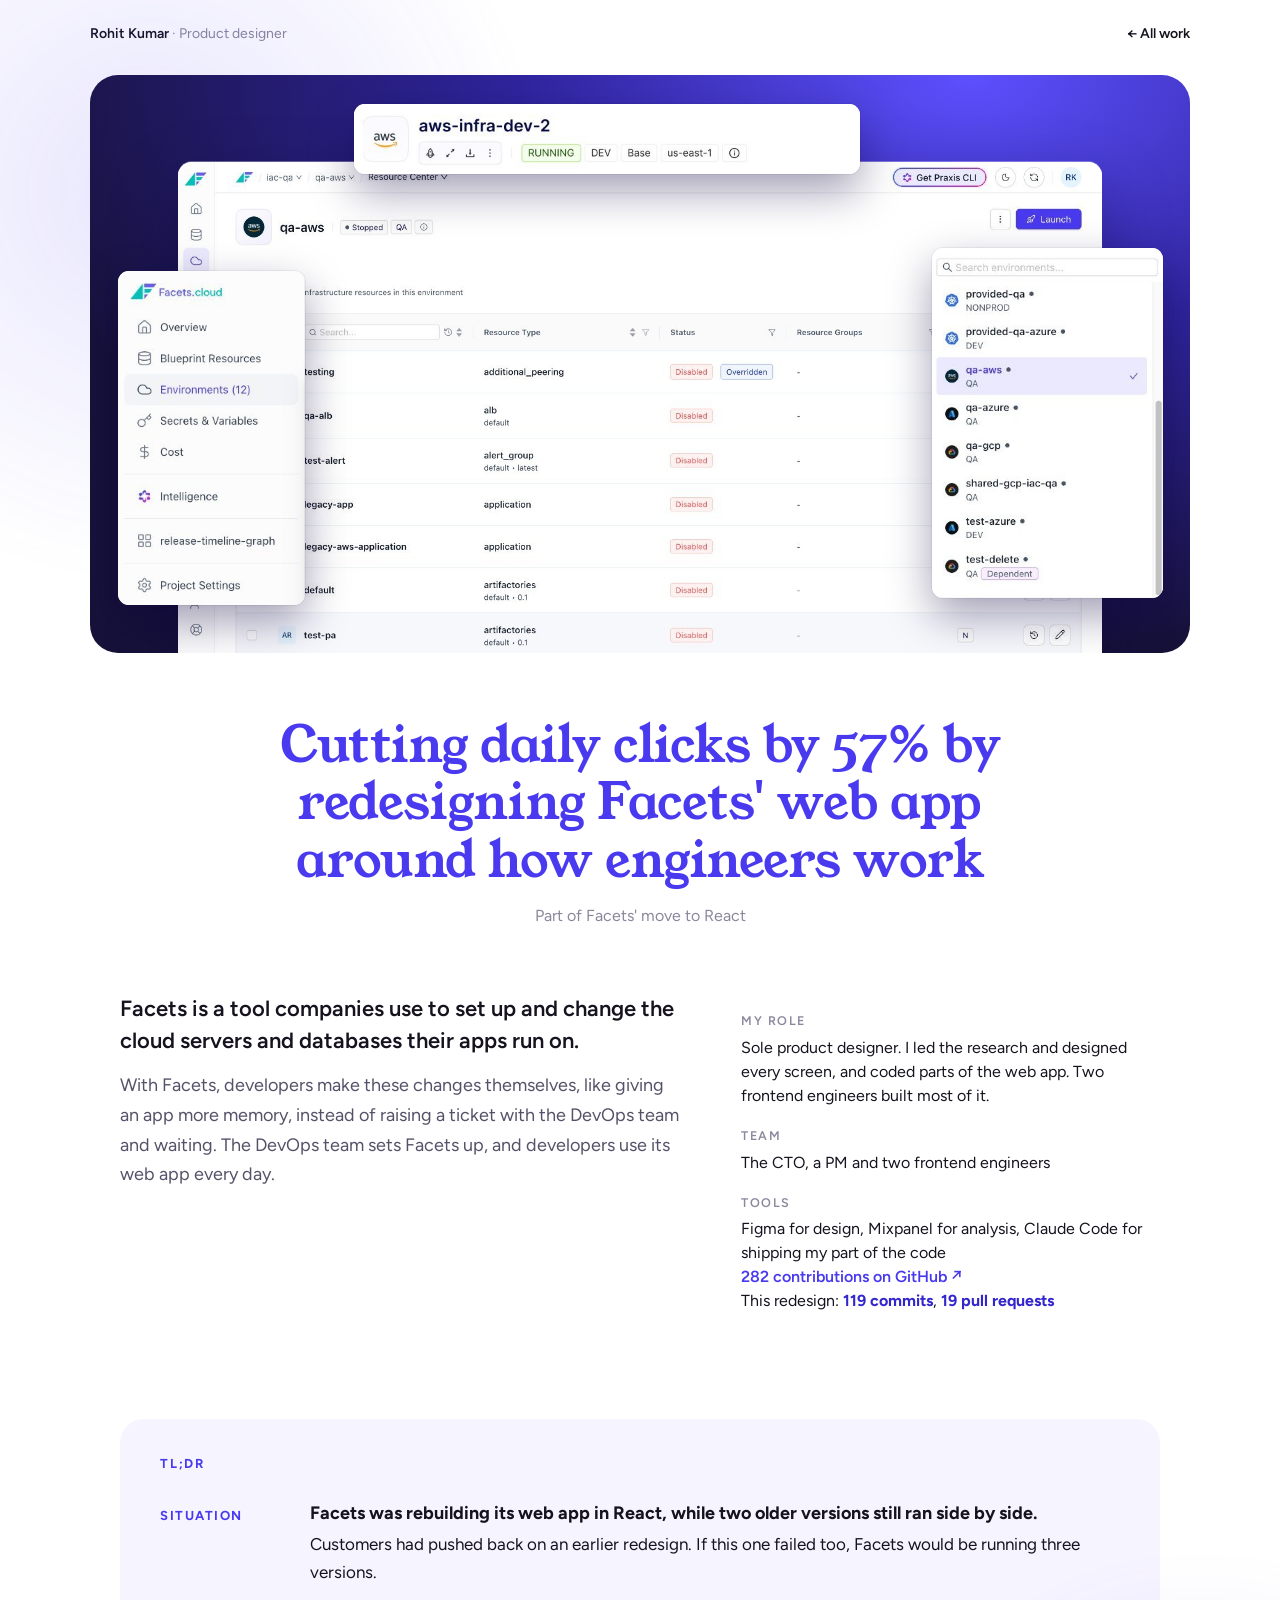
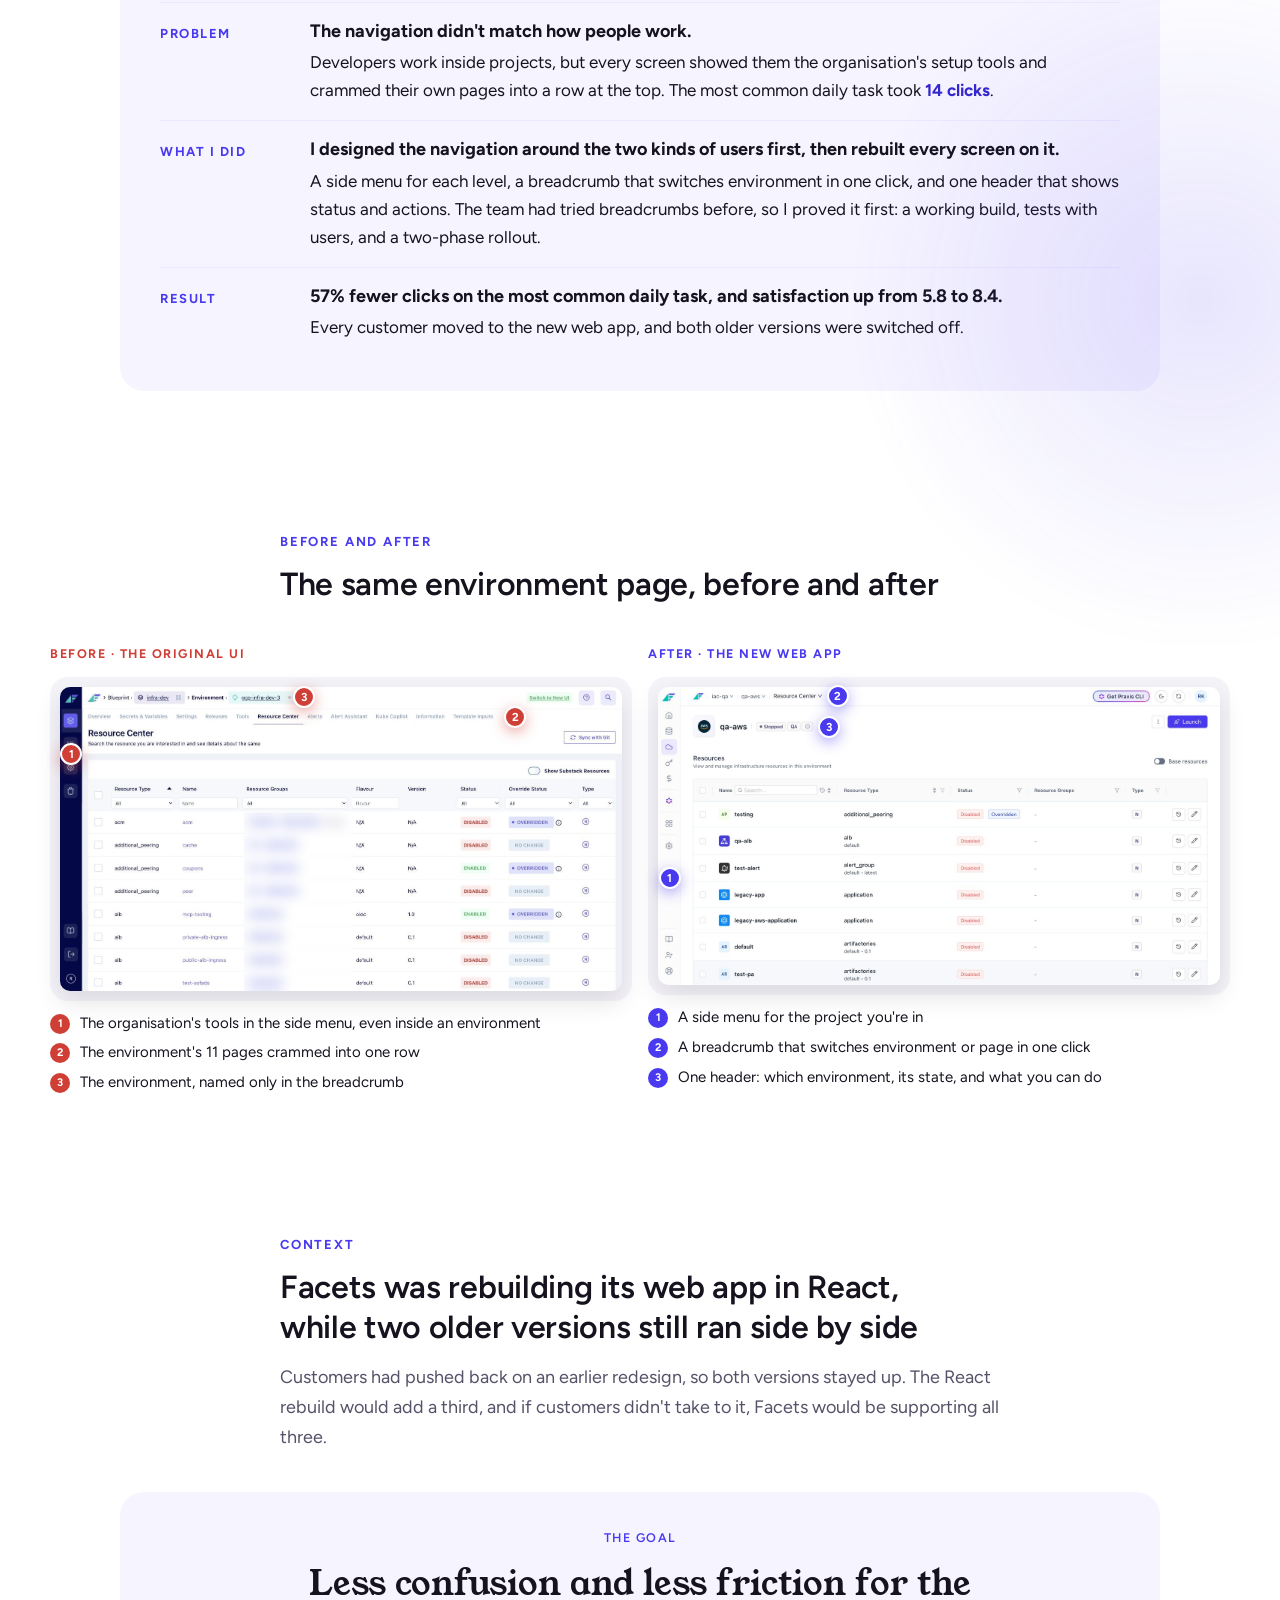
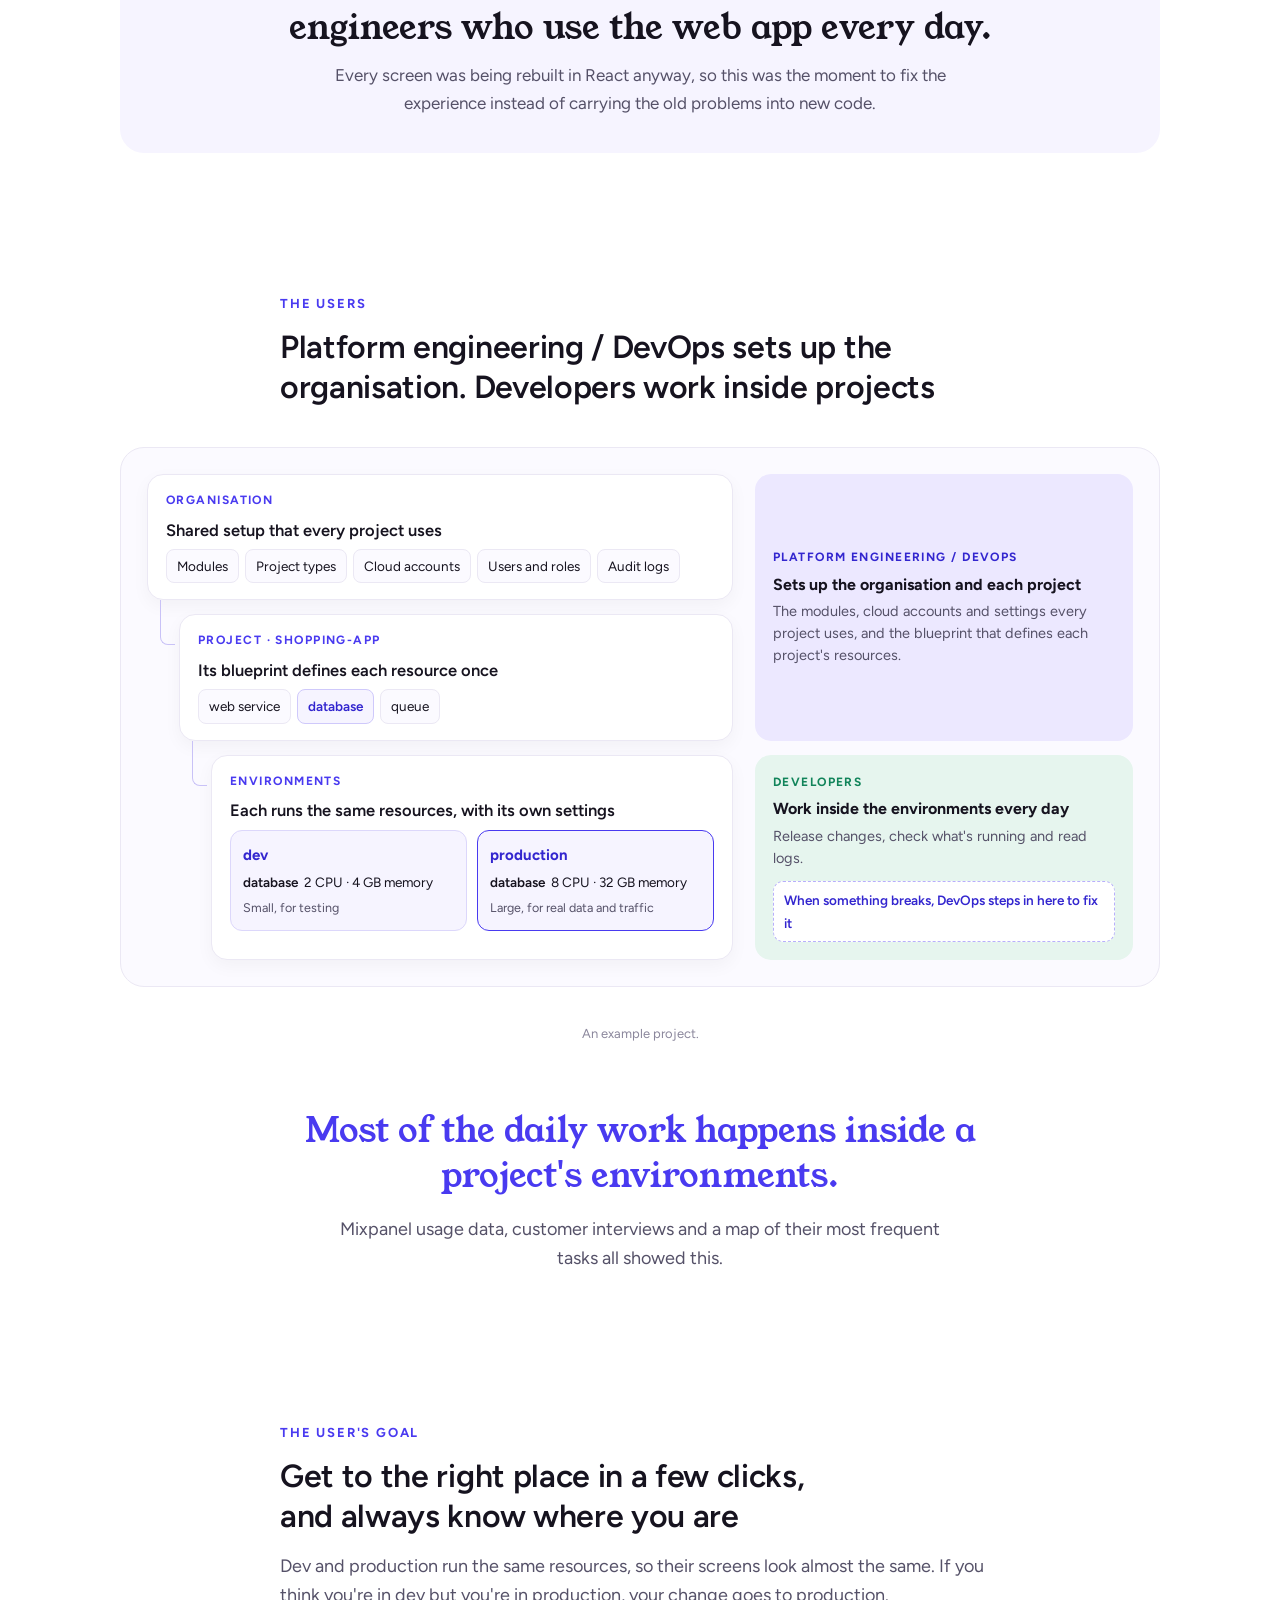
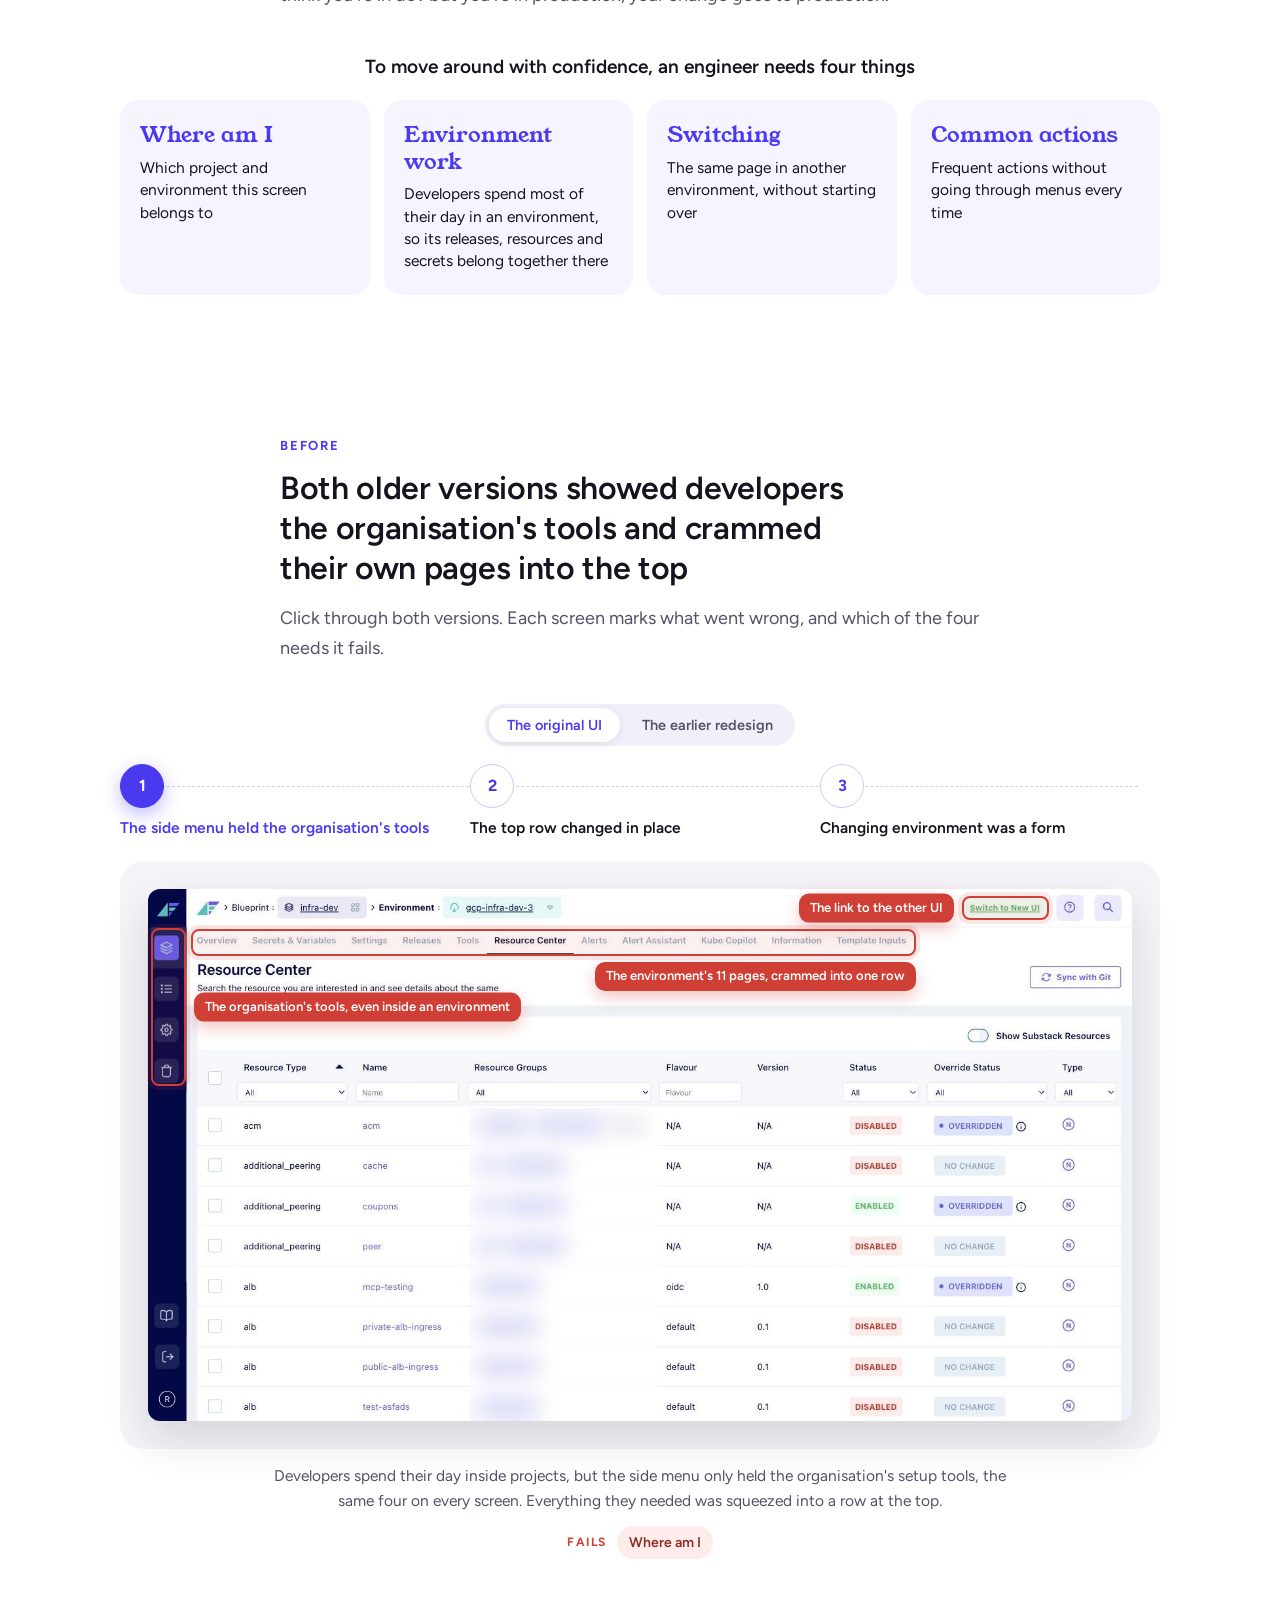
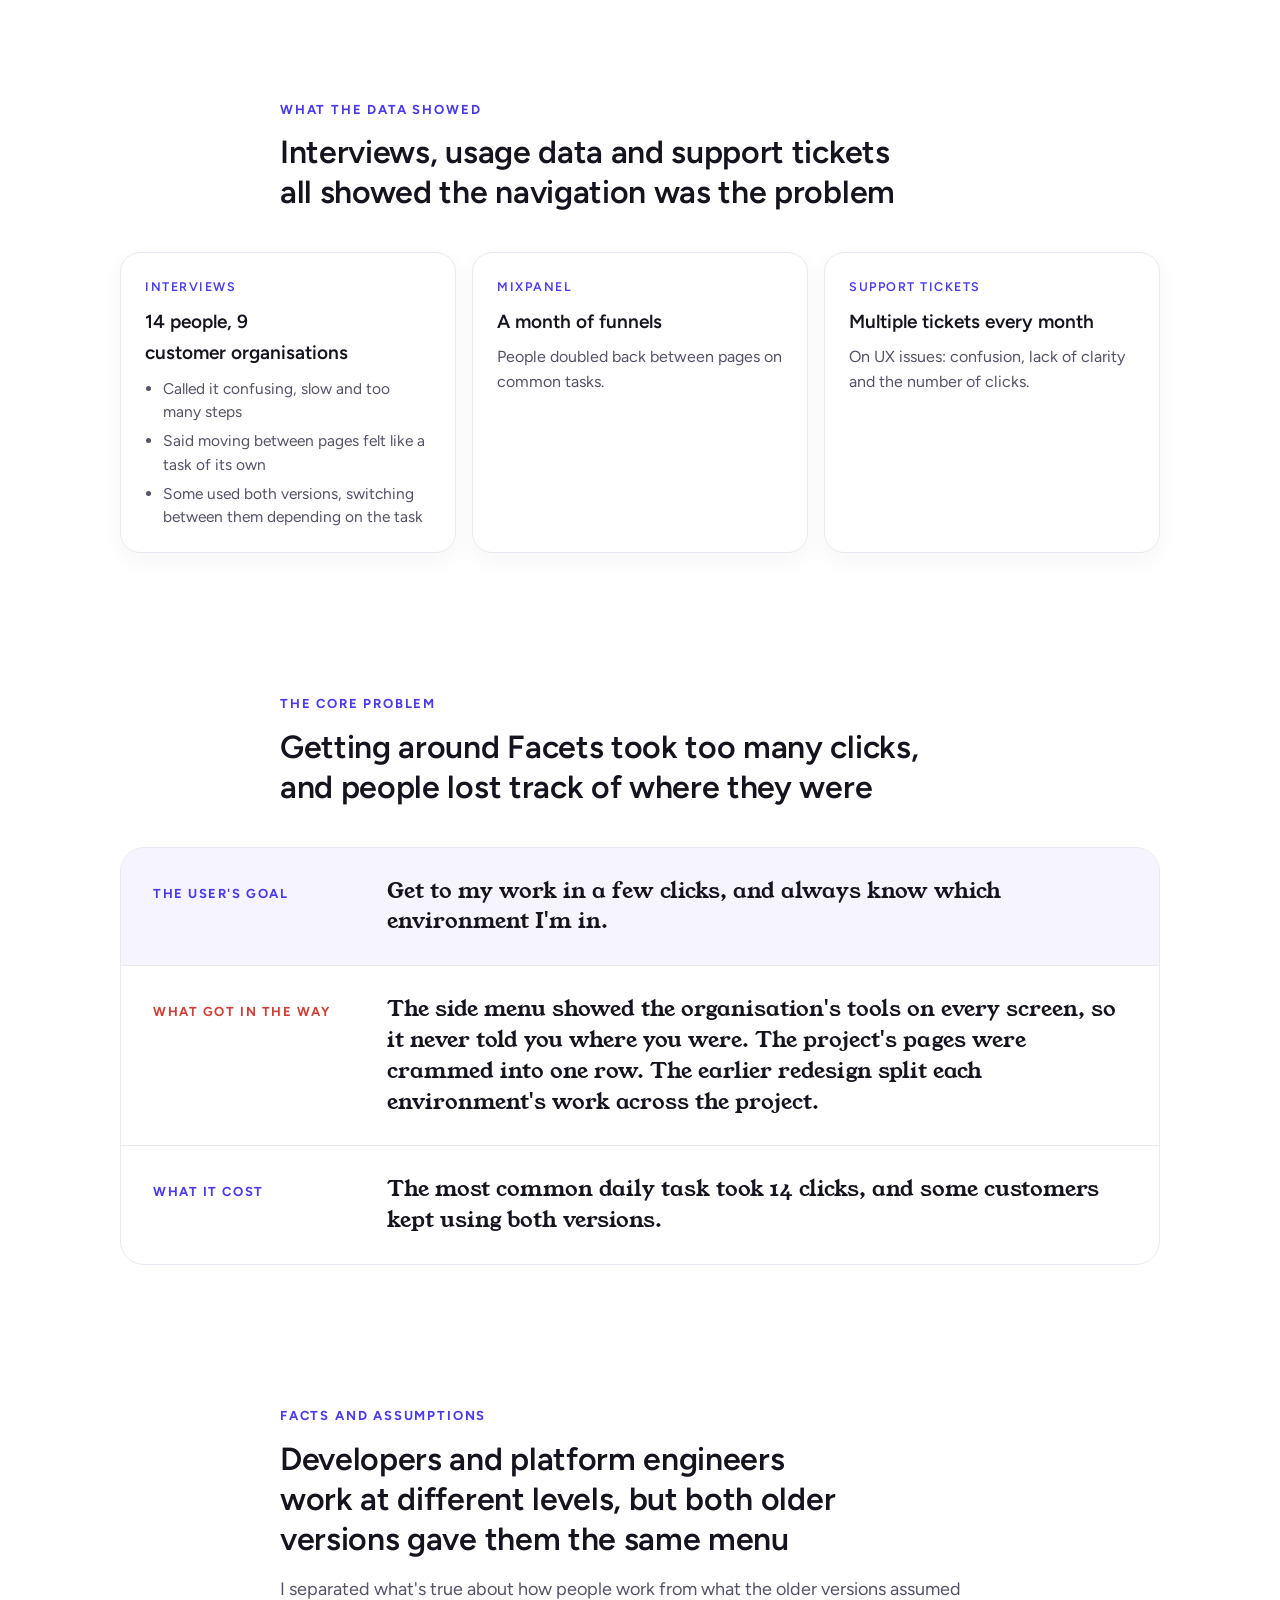
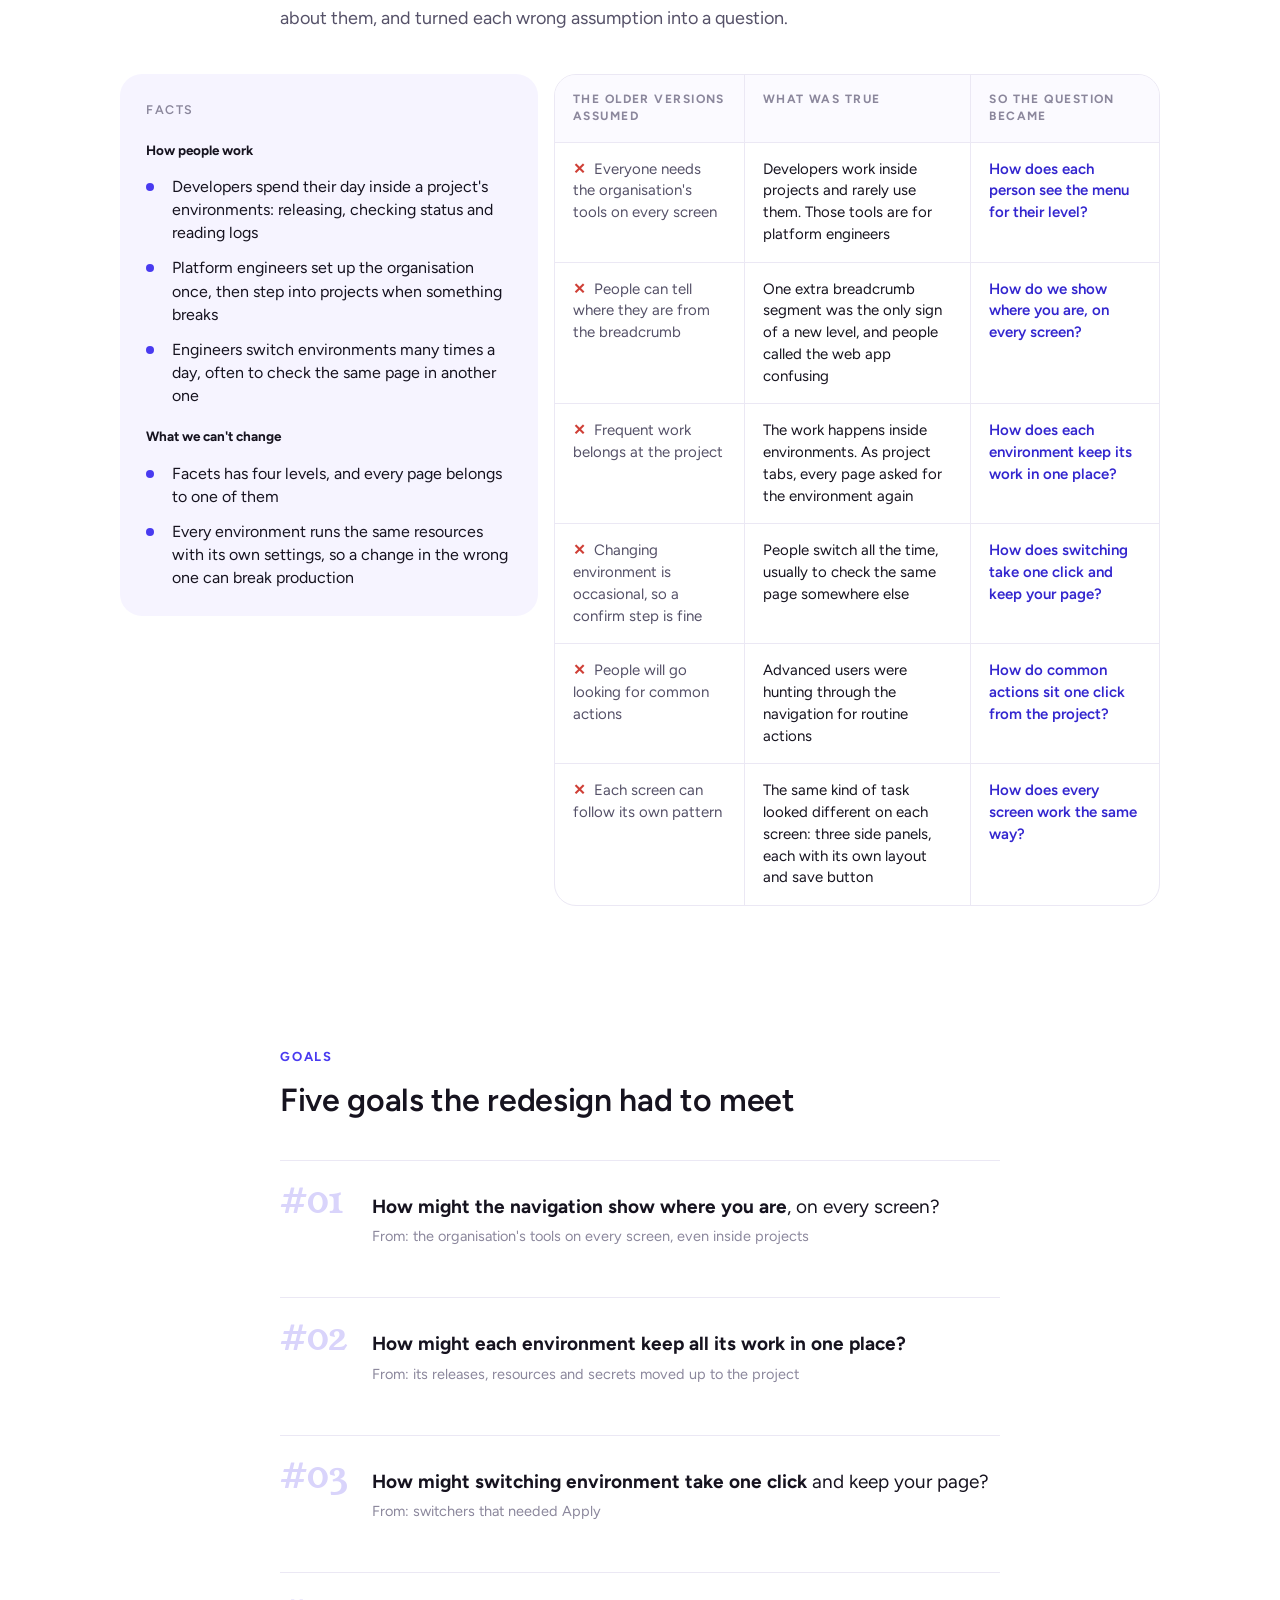
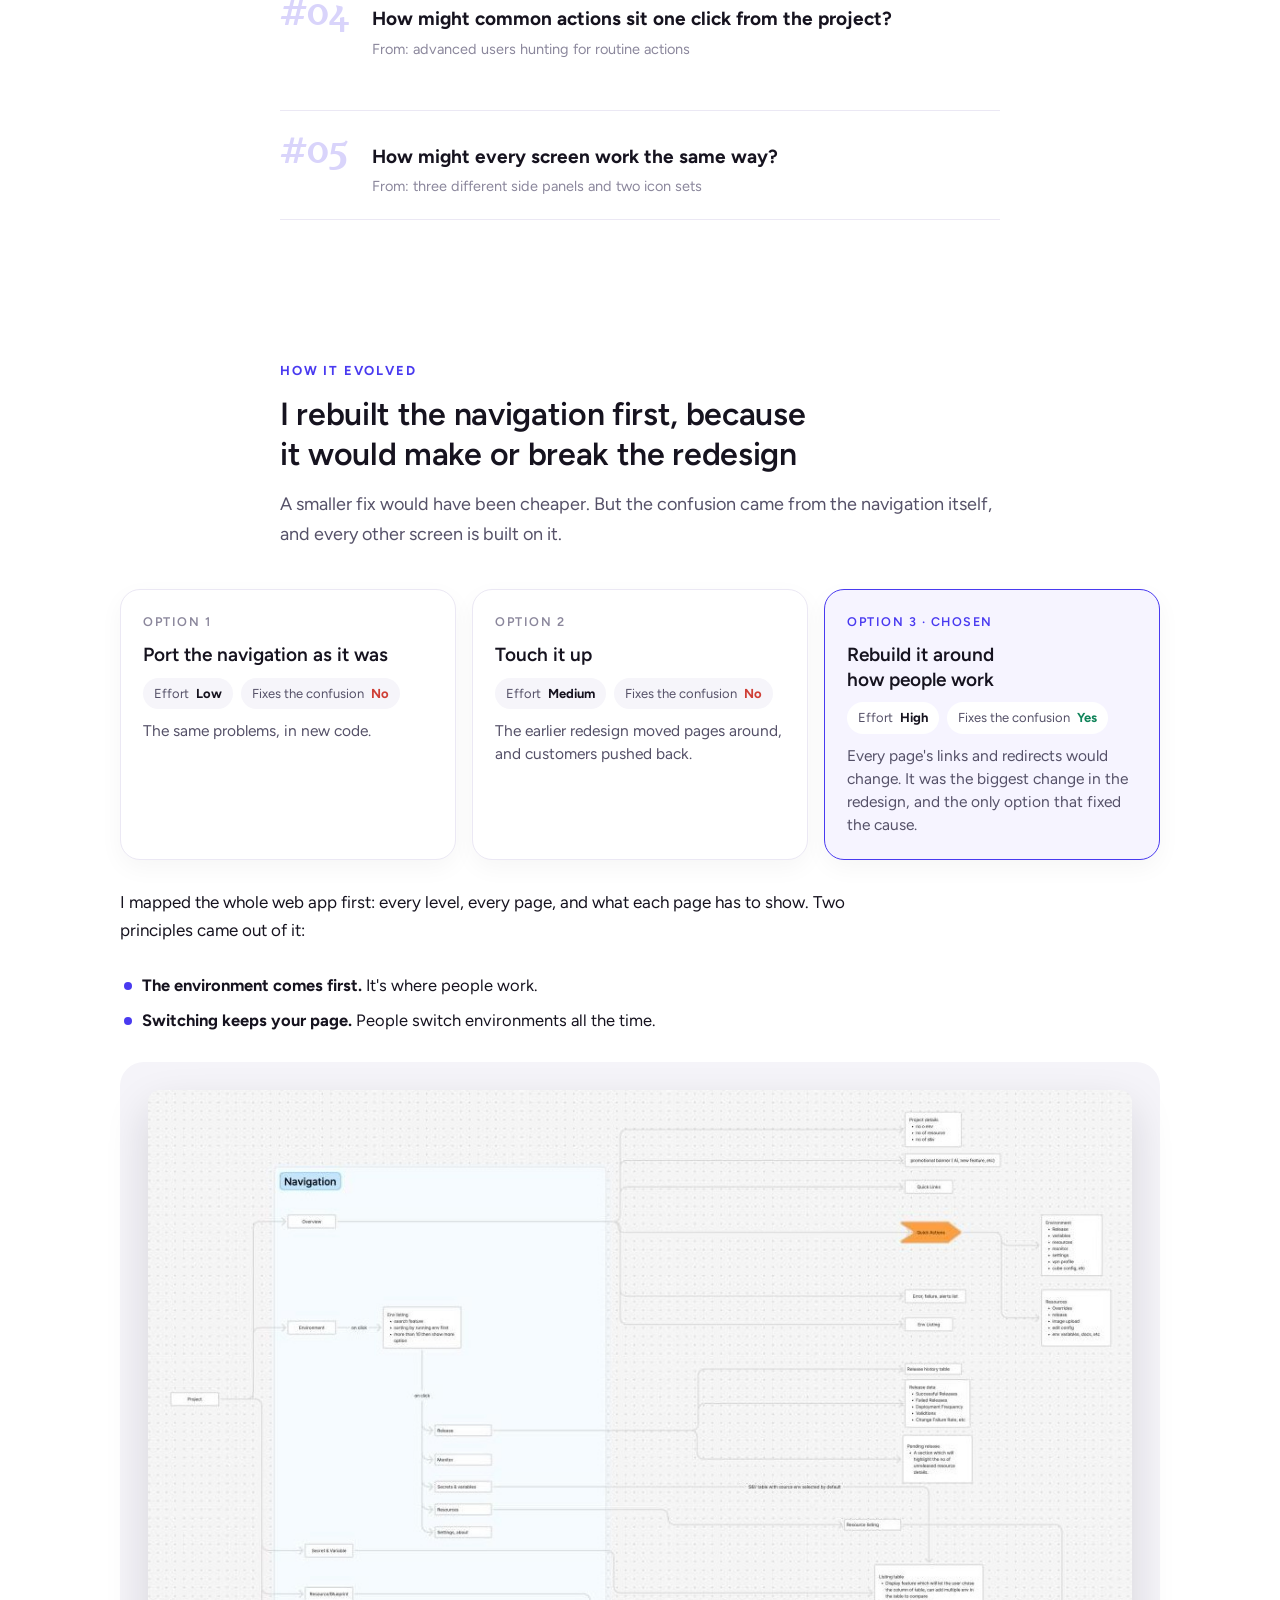
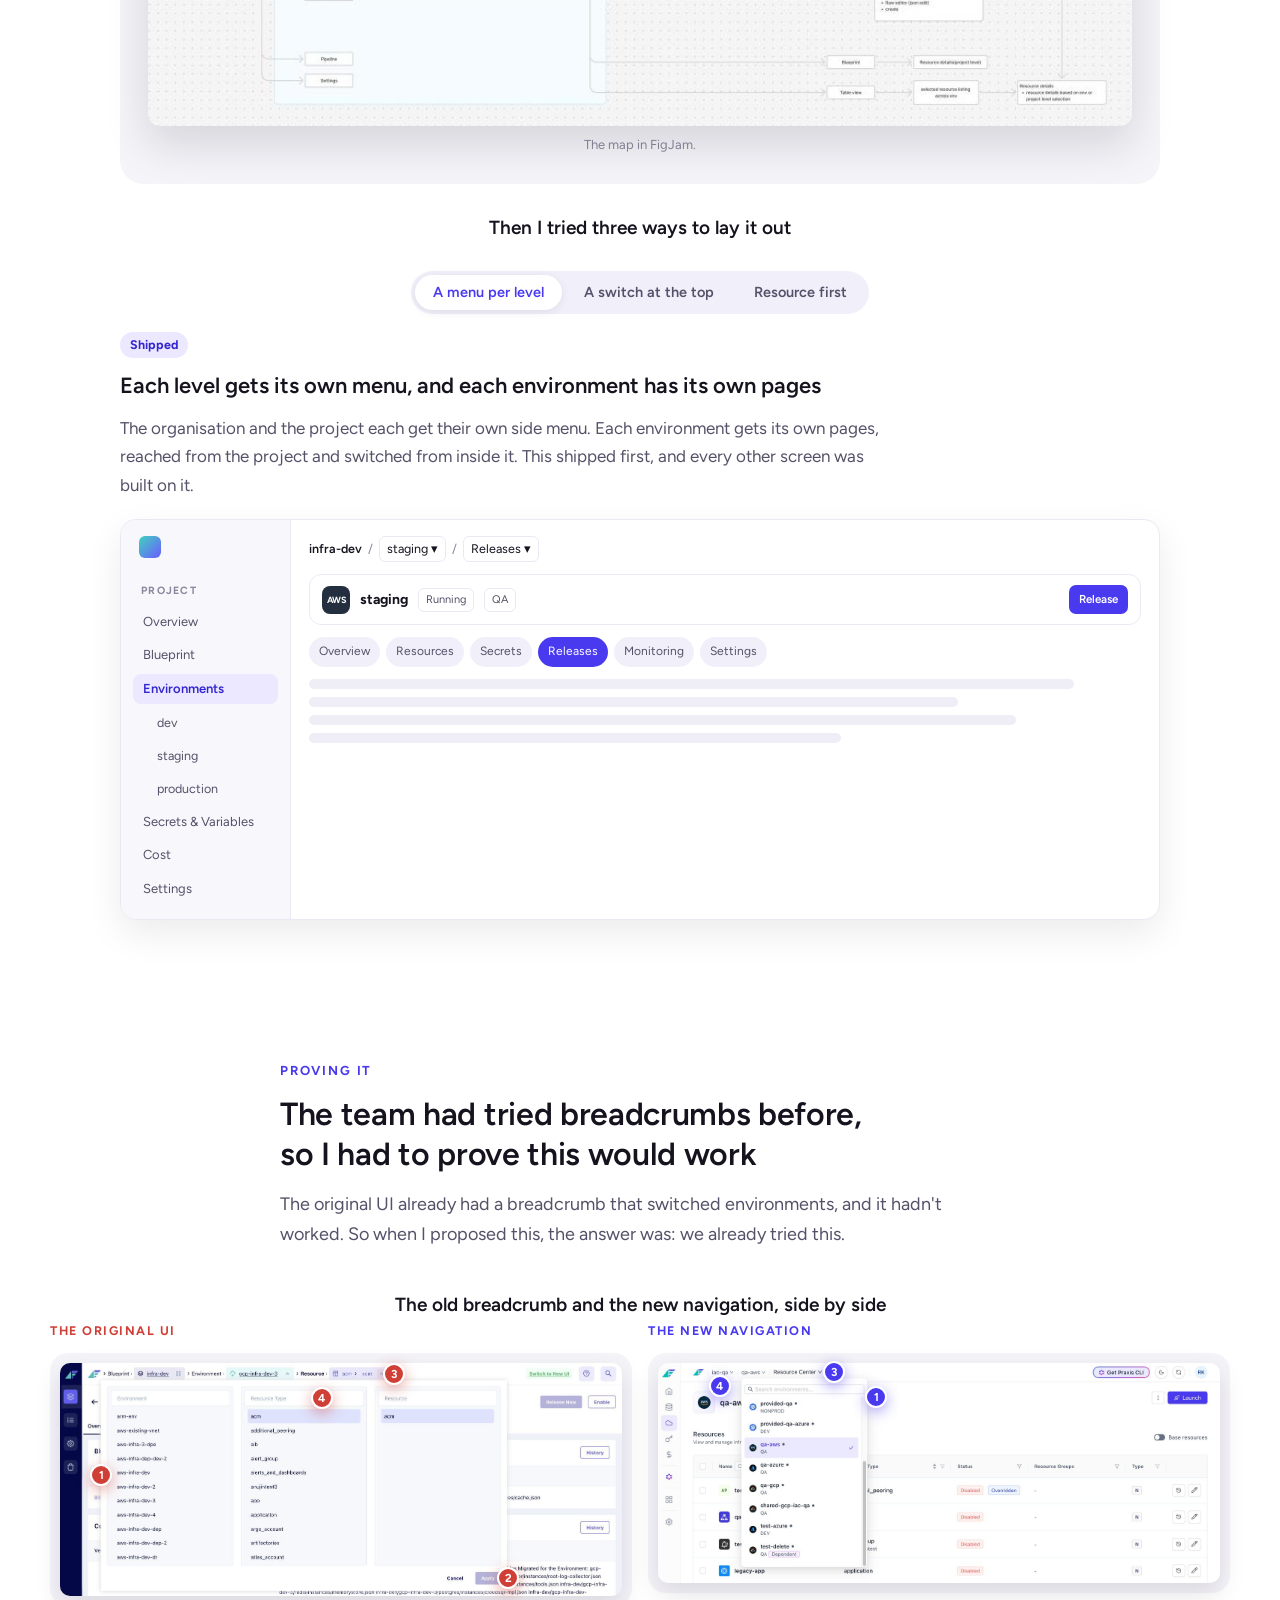
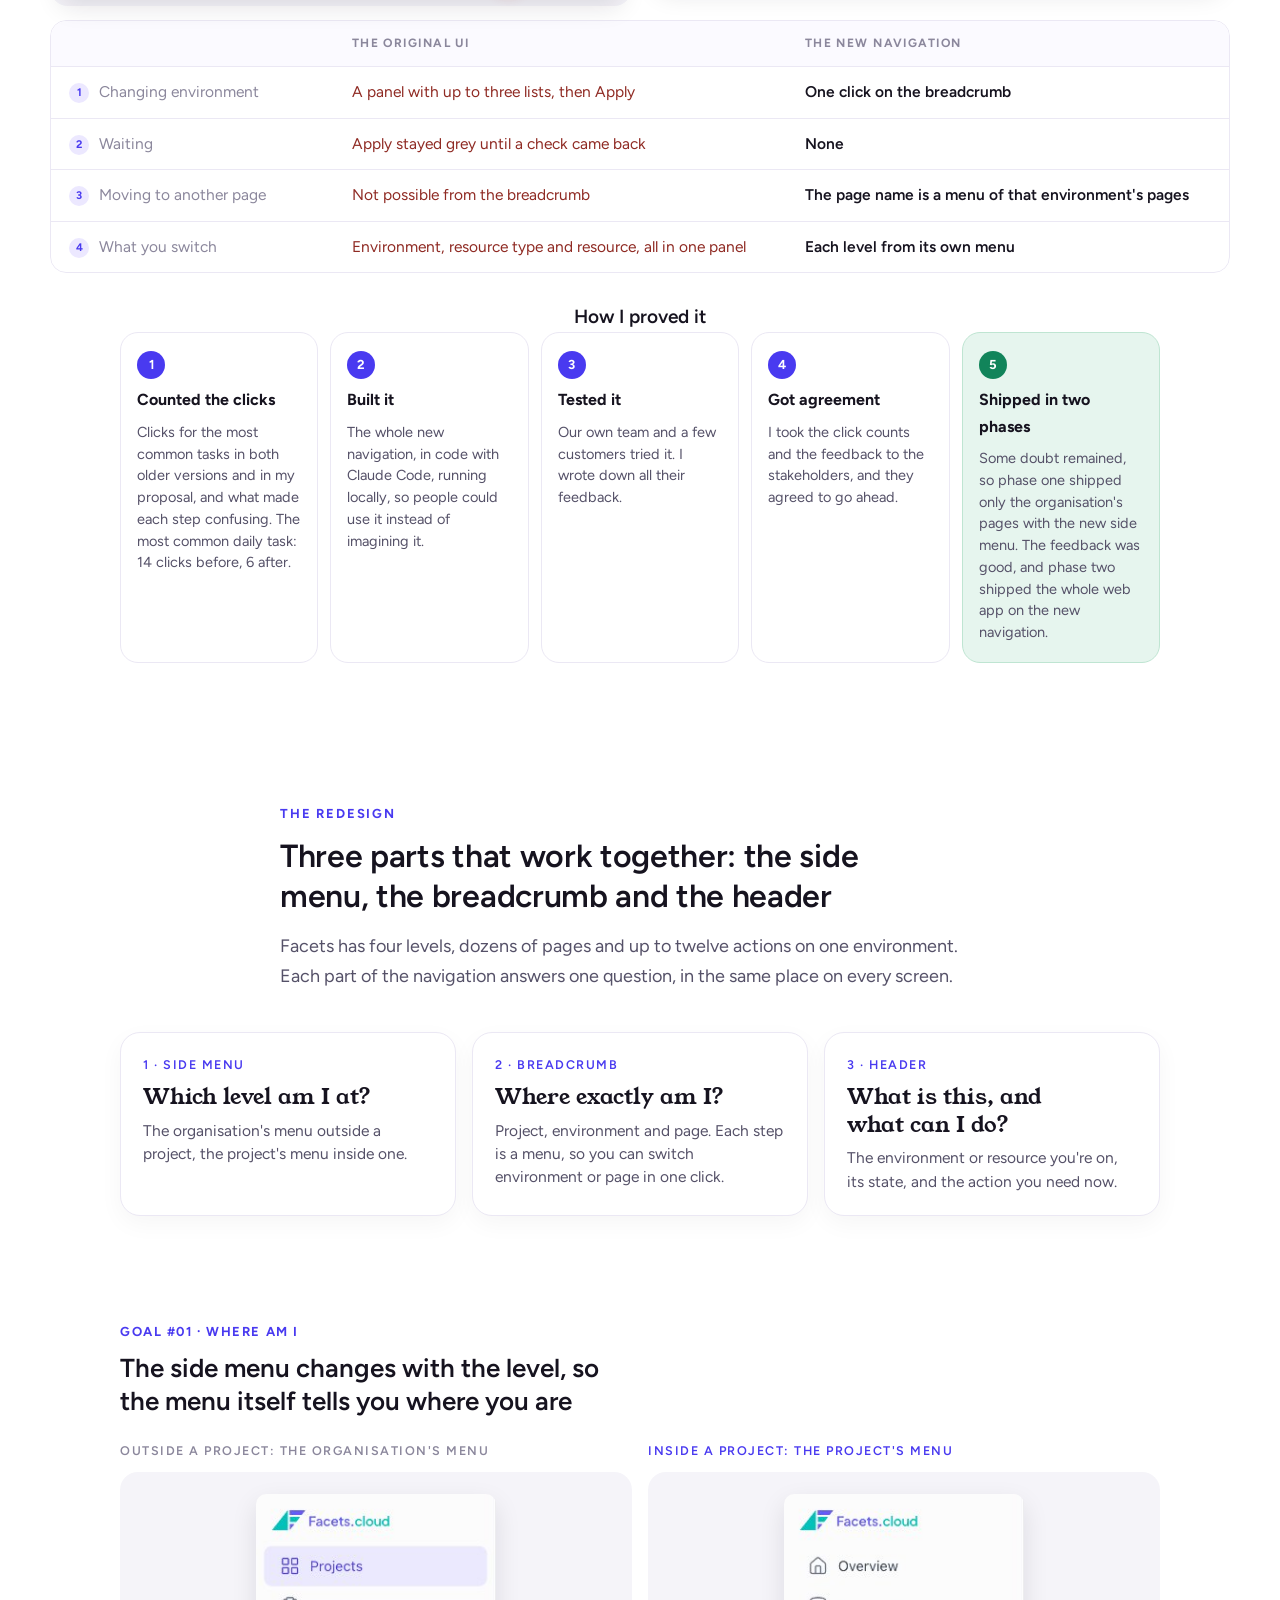
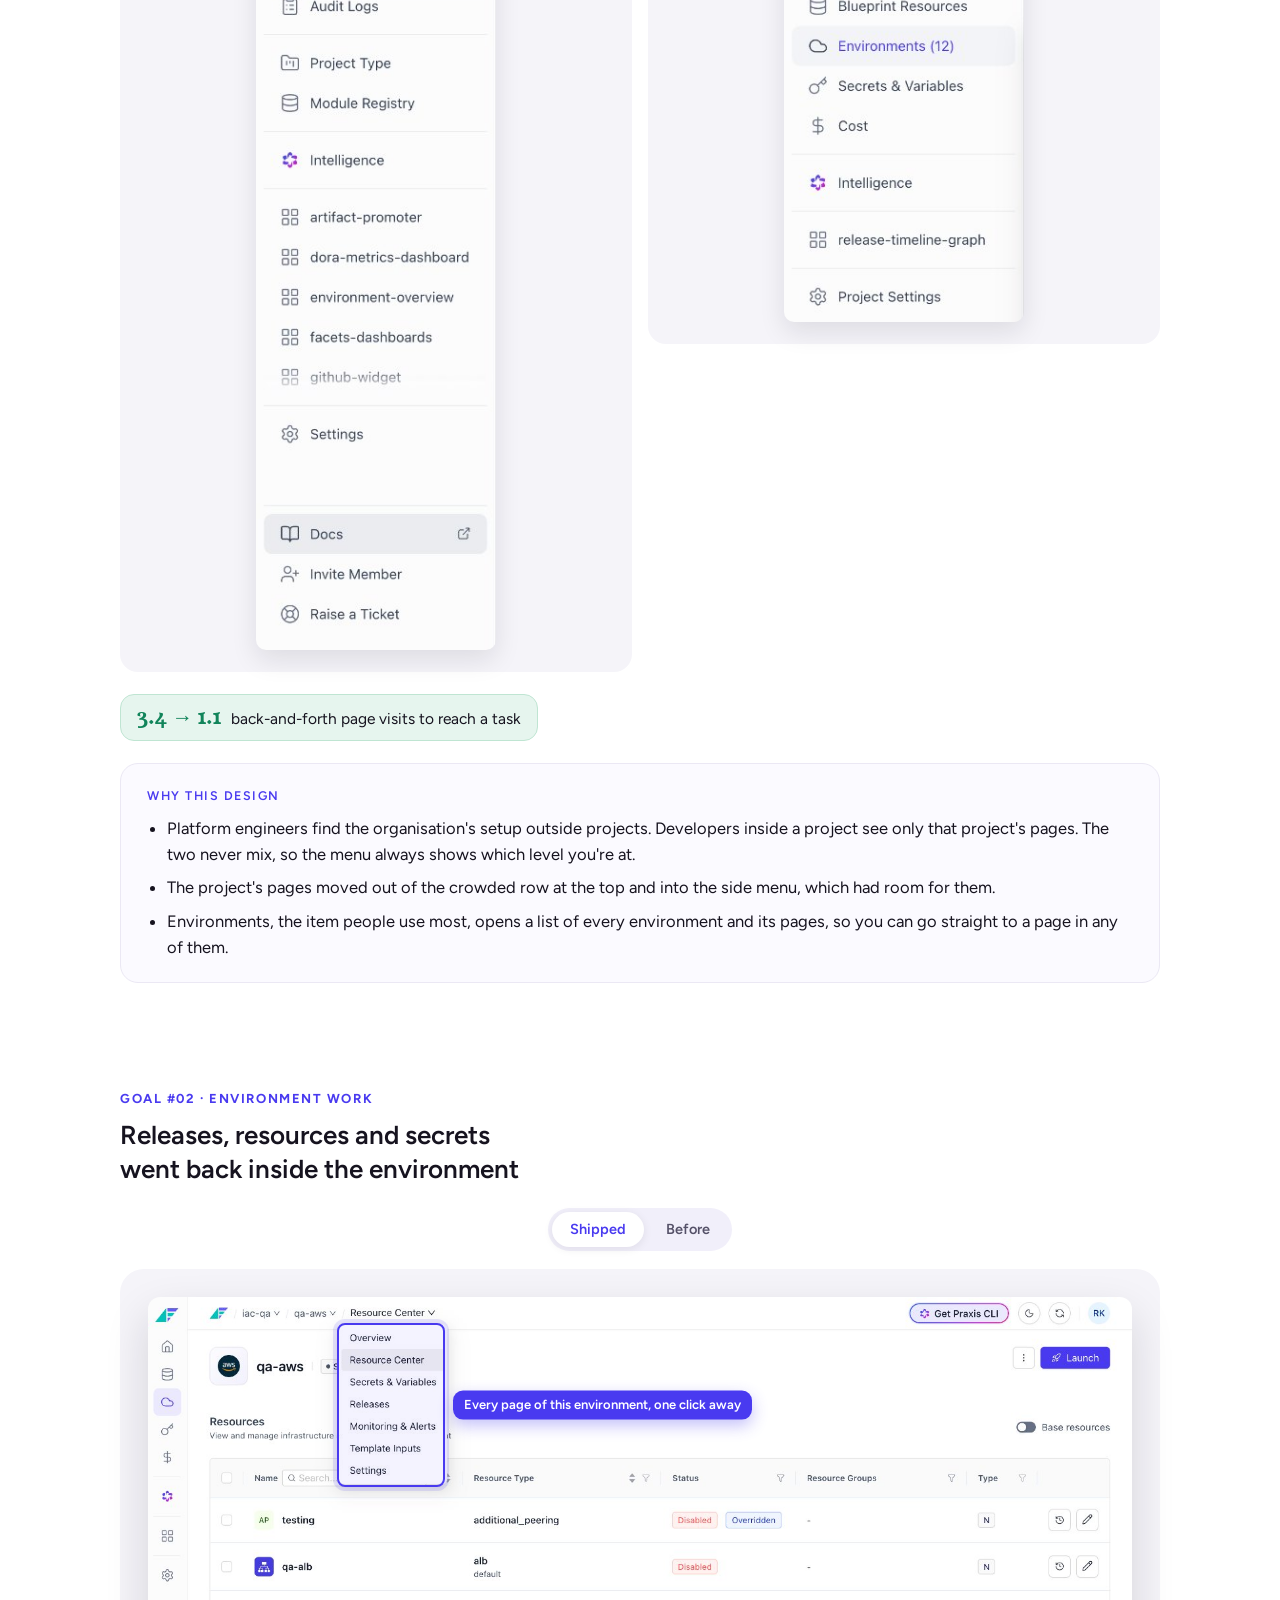
<file: web-app-redesign/index.html>
<!doctype html>
<html lang="en">
<head>
<meta charset="utf-8">
<meta name="viewport" content="width=device-width, initial-scale=1, viewport-fit=cover">
<title>Web app redesign case study · Rohit Kumar</title>
<meta name="description" content="Cutting daily clicks by 57% by redesigning Facets' web app around how engineers work. A product design case study by Rohit Kumar.">
<meta property="og:type" content="website">
<meta property="og:url" content="https://etzrohit.github.io/portfolio/web-app-redesign/">
<meta property="og:title" content="Web app redesign case study · Rohit Kumar">
<meta property="og:description" content="Cutting daily clicks by 57% by redesigning Facets' web app around how engineers work. A product design case study by Rohit Kumar.">
<meta property="og:image" content="https://etzrohit.github.io/portfolio/web-app-redesign/og.jpg">
<meta property="og:image:width" content="1200">
<meta property="og:image:height" content="630">
<meta name="twitter:card" content="summary_large_image">
<meta name="theme-color" content="#ffffff">
<link rel="icon" href="data:image/svg+xml,%3Csvg xmlns='http://www.w3.org/2000/svg' viewBox='0 0 64 64'%3E%3Crect width='64' height='64' rx='16' fill='%23493af0'/%3E%3Ctext x='32' y='45' font-family='Georgia,serif' font-size='38' text-anchor='middle' fill='white'%3ER%3C/text%3E%3C/svg%3E">
<link rel="preconnect" href="https://fonts.googleapis.com">
<link rel="preconnect" href="https://fonts.gstatic.com" crossorigin>
<link rel="stylesheet" href="https://fonts.googleapis.com/css2?family=Figtree:wght@400;500;600;700&family=Young+Serif&display=swap">
<style>
/* Layout: one centred reading column (720px) with wider media (1040px); sections separated by large white space, the rhythm of the reference case study. Light only, by choice. */
:root {
  color-scheme: light;
  --bg: #ffffff;
  --ink: #16131f;
  --text: #555168;
  --mute: #8b879c;
  --line: #ebe8f4;
  --accent: #493af0;
  --accent-deep: #3326cf;
  --tint: #f6f4ff;
  --tint-2: #ece8ff;
  --panel: #f5f4f9;
  --red: #cf3f36;
  --red-soft: #fdeceb;
  --green: #11845a;
  --green-soft: #e6f5ee;
  --display: "Young Serif", Georgia, "Times New Roman", serif;
  --sans: "Figtree", "Helvetica Neue", Arial, sans-serif;
}
* { box-sizing: border-box; }
html { -webkit-text-size-adjust: 100%; }
body { margin: 0; background: var(--bg); color: var(--text); font: 400 18px/1.65 var(--sans); }
.page { position: relative; overflow-x: clip; padding-inline: 20px; padding-block: 0 120px; }
.col { max-width: 720px; margin-inline: auto; }
.wide { max-width: 1040px; margin-inline: auto; }
h1, h2, h3, p, figure, ul, ol { margin: 0; }
h1, h2, h3 { text-wrap: balance; color: var(--ink); }
img { display: block; max-width: 100%; height: auto; }
.glow { position: absolute; pointer-events: none; border-radius: 50%; filter: blur(8px); background: radial-gradient(circle, rgba(73,58,240,.13) 0%, rgba(73,58,240,0) 62%); }

/* Top line */
.topline { max-width: 1100px; margin: 0 auto; display: flex; justify-content: space-between; align-items: center; padding-block: 22px; font-size: 14px; color: var(--mute); }
.topline b { color: var(--ink); font-weight: 600; }

/* Hero */
.hero-panel { position: relative; max-width: 1100px; margin: 8px auto 0; border-radius: 28px; padding: 64px 64px 0; overflow: hidden;
  background: radial-gradient(120% 100% at 15% 0%, #6e63ff 0%, #493af0 48%, #3628d6 100%); }
.hero-panel::after { content: ""; position: absolute; inset: 0; background: radial-gradient(60% 50% at 85% 10%, rgba(255,255,255,.18), rgba(255,255,255,0) 70%); pointer-events: none; }
.hero-panel img { position: relative; z-index: 1; width: 100%; border-radius: 14px 14px 0 0; box-shadow: 0 -2px 0 rgba(255,255,255,.25), 0 30px 70px rgba(18,8,90,.45); }
.hero-title { text-align: center; margin: 64px auto 0; max-width: 880px; }
.hero-title h1 { font: 400 clamp(32px, 4.6vw, 50px)/1.15 var(--display); color: var(--accent); letter-spacing: -0.01em; }
.hero-title .when { margin-top: 14px; font-size: 16px; color: var(--mute); }
.intro { display: grid; grid-template-columns: minmax(0,1.35fr) minmax(0,1fr); gap: 56px; margin-top: 64px; }
.intro .lead { font-size: 22px; line-height: 1.45; color: var(--ink); font-weight: 600; margin-bottom: 14px; }
.facts-list { display: grid; gap: 18px; align-content: start; }
.facts-list div { display: grid; gap: 4px; }
.facts-list dt, .k { font-size: 12.5px; letter-spacing: .12em; text-transform: uppercase; color: var(--mute); font-weight: 600; }
.facts-list dd { margin: 0; font-size: 16px; line-height: 1.5; color: var(--ink); }
@media (max-width: 760px) { .intro { grid-template-columns: 1fr; gap: 32px; } .hero-panel { padding: 28px 18px 0; border-radius: 20px; } }

/* TL;DR */
.tldr { margin-top: 88px; background: var(--tint); border-radius: 24px; padding: 34px 40px; }
.tldr .label { margin-bottom: 10px; }
.tldr .row { display: grid; grid-template-columns: 130px minmax(0,1fr); gap: 20px; padding-block: 16px; border-top: 1px solid var(--tint-2); }
.tldr .row:first-of-type { border-top: 0; }
.tldr .row span { font-size: 13px; letter-spacing: .12em; text-transform: uppercase; font-weight: 700; color: var(--accent); padding-top: 4px; }
.tldr .row p { font-size: 17px; color: var(--ink); }
.tldr .row p strong { color: var(--accent-deep); font-weight: 700; }
@media (max-width: 600px) { .tldr { padding: 24px 20px; } .tldr .row { grid-template-columns: 1fr; gap: 4px; } }

/* Sections */
.sec { padding-top: 140px; }
.label { display: block; font-size: 13px; letter-spacing: .14em; text-transform: uppercase; font-weight: 700; color: var(--accent); }
.sec h2 { font: 600 clamp(25px, 3.1vw, 32px)/1.25 var(--sans); letter-spacing: -0.01em; margin-top: 12px; }
.sec .lede { margin-top: 16px; }
.stack { display: grid; gap: 28px; margin-top: 40px; }
.caption { font-size: 15px; color: var(--mute); margin-top: 12px; text-align: center; }
@media (max-width: 600px) { .sec { padding-top: 96px; } }

/* Chips */
.chips { display: flex; flex-wrap: wrap; gap: 10px; justify-content: center; }
.chip { display: inline-flex; align-items: center; gap: 8px; font-size: 15px; color: var(--ink); background: #fff; border: 1px solid var(--line); border-radius: 999px; padding: 8px 16px; }
.chip::before { content: ""; width: 7px; height: 7px; border-radius: 50%; background: var(--accent); }

/* Diagram: what Facets is */
.diagram { background: #fbfaff; border: 1px solid var(--line); border-radius: 24px; padding: 30px; display: grid; gap: 26px; }
.lane { display: grid; gap: 12px; }
.lane + .lane { border-top: 1px dashed var(--line); padding-top: 26px; }
.lane .k { color: var(--mute); }
.lane.with .k { color: var(--accent); }
.flowrow { display: grid; grid-template-columns: auto 34px minmax(0,1fr) 34px minmax(0,1.15fr); align-items: center; gap: 10px; }
.devs { display: grid; gap: 6px; }
.dev { width: 34px; height: 34px; border-radius: 50%; background: #efedf6; display: grid; place-items: center; }
.dev svg { width: 18px; height: 18px; fill: #9a96ad; }
.arr { text-align: center; color: #b7b3c8; font-size: 20px; }
.lane.with .arr { color: var(--accent); }
.mid { border-radius: 14px; padding: 16px; text-align: center; display: grid; gap: 4px; }
.mid b { color: var(--ink); font-weight: 600; font-size: 16px; }
.mid small { font-size: 14px; color: var(--mute); }
.mid.team { background: #fff5e8; border: 1px solid #f3dcbd; }
.mid.rules { background: var(--tint); border: 1.5px dashed #b8b0fb; }
.mid .note { font-size: 13.5px; font-weight: 700; margin-top: 6px; }
.mid.team .note { color: var(--red); }
.mid.rules .note { color: var(--accent); }
.app { background: #fff; border: 1px solid var(--line); border-radius: 14px; padding: 14px; display: grid; gap: 8px; box-shadow: 0 6px 18px rgba(22,19,31,.05); }
.app b { color: var(--ink); font-size: 15.5px; font-weight: 600; text-align: center; }
.app span { background: var(--tint); border-radius: 8px; padding: 6px 10px; font-size: 14px; color: var(--ink); text-align: center; }
.app small { font-size: 11.5px; letter-spacing: .12em; text-transform: uppercase; color: var(--mute); text-align: center; }
@media (max-width: 680px) {
  .flowrow { grid-template-columns: 1fr; justify-items: stretch; }
  .devs { grid-auto-flow: column; justify-content: center; }
  .arr { transform: rotate(90deg); }
}

/* Diagram: what a release is */
.steps5 { display: grid; grid-template-columns: repeat(5, minmax(0,1fr)); gap: 14px; }
.s5 { position: relative; border-radius: 16px; padding: 18px 16px; display: grid; gap: 6px; align-content: start; }
.s5 b { font-size: 16px; color: var(--ink); font-weight: 700; line-height: 1.3; }
.s5 small { font-size: 14px; color: var(--text); line-height: 1.4; }
.s5.down { background: var(--red-soft); }
.s5.down b { color: var(--red); }
.s5.neutral { background: #f6f5fa; }
.s5.go { background: var(--accent); }
.s5.go b, .s5.go small { color: #fff; }
.s5.up { background: var(--green-soft); }
.s5.up b { color: var(--green); }
.s5 + .s5::before { content: "→"; position: absolute; left: -13px; top: 50%; transform: translate(-50%,-50%); color: #b7b3c8; font-size: 16px; }
@media (max-width: 760px) { .steps5 { grid-template-columns: 1fr; } .s5 + .s5::before { content: "↓"; left: 50%; top: -10px; } }

/* Users */
.cards3 { display: grid; grid-template-columns: repeat(3, minmax(0,1fr)); gap: 16px; }
.card { background: #fff; border: 1px solid var(--line); border-radius: 20px; padding: 24px; display: grid; gap: 8px; align-content: start; box-shadow: 0 8px 24px rgba(22,19,31,.04); }
.card .k { color: var(--accent); }
.card h3 { font-size: 19px; font-weight: 600; }
.card p { font-size: 16px; line-height: 1.55; }
.card ul { padding-left: 18px; font-size: 15.5px; line-height: 1.5; display: grid; gap: 6px; }
@media (max-width: 760px) { .cards3 { grid-template-columns: 1fr; } }
.brief { font-size: 17px; color: var(--ink); text-align: center; }
.brief span { color: var(--mute); }
.quote { text-align: center; padding-block: 36px 8px; }
.quote p { font: 400 clamp(24px, 3.2vw, 34px)/1.3 var(--display); color: var(--accent); max-width: 760px; margin-inline: auto; }
.quote small { display: block; margin: 18px auto 0; max-width: 600px; font-size: 18px; color: var(--text); }

/* Journey */
.journey { display: grid; grid-template-columns: repeat(6, minmax(0,1fr)); gap: 12px; position: relative; }
.jstep { display: grid; gap: 8px; align-content: start; }
.jstep .n { width: 30px; height: 30px; border-radius: 50%; border: 1.5px solid var(--accent); color: var(--accent); font-weight: 700; font-size: 14px; display: grid; place-items: center; background: #fff; position: relative; z-index: 1; }
.jstep b { font-size: 15.5px; color: var(--ink); font-weight: 600; line-height: 1.35; }
.jstep small { font-size: 14px; line-height: 1.4; color: var(--red); }
.journey::before { content: ""; position: absolute; left: 15px; right: 15px; top: 15px; border-top: 1.5px dashed #d3cff0; }
@media (max-width: 760px) { .journey { grid-template-columns: 1fr 1fr; row-gap: 24px; } .journey::before { display: none; } }

.bignum { display: grid; grid-template-columns: 1fr auto 1fr; align-items: end; gap: 24px; text-align: center; padding-block: 24px; }
.bignum .n { font: 400 clamp(64px, 10vw, 112px)/1 var(--display); color: var(--ink); }
.bignum .n.a { color: var(--accent); }
.bignum small { display: block; margin-top: 10px; font-size: 16px; color: var(--mute); }
.bignum .of { font-size: 18px; color: var(--mute); padding-bottom: 46px; }
@media (max-width: 600px) { .bignum { grid-template-columns: 1fr; gap: 8px; } .bignum .of { padding: 0; } }

/* Annotated screens */
.shot { background: var(--panel); border-radius: 24px; padding: 28px; }
.shot figure { position: relative; }
.shot img { border-radius: 12px; box-shadow: 0 18px 44px rgba(22,19,31,.14); background: #fff; }
.pin { position: absolute; transform: translate(-50%,-50%); width: 28px; height: 28px; border-radius: 50%; background: var(--accent); color: #fff; font-size: 13.5px; font-weight: 700; display: grid; place-items: center; border: 2.5px solid #fff; box-shadow: 0 4px 14px rgba(73,58,240,.45); }
.legend { list-style: none; padding: 0; margin-top: 22px; display: grid; grid-template-columns: 1fr 1fr; gap: 12px 28px; counter-reset: pin; }
.legend li { counter-increment: pin; display: grid; grid-template-columns: 24px minmax(0,1fr); gap: 10px; font-size: 15.5px; line-height: 1.45; color: var(--ink); }
.legend li::before { content: counter(pin); width: 22px; height: 22px; border-radius: 50%; background: var(--tint-2); color: var(--accent); font-size: 12px; font-weight: 700; display: grid; place-items: center; margin-top: 1px; }
.legend li em { font-style: normal; color: var(--mute); }
@media (max-width: 600px) { .shot { padding: 14px; border-radius: 18px; } .legend { grid-template-columns: 1fr; } .pin { width: 22px; height: 22px; font-size: 11.5px; border-width: 2px; } }
.stat { font: 400 56px/1 var(--display); color: var(--accent); }

/* Facts and assumptions */
.fa { display: grid; grid-template-columns: minmax(0,1fr) minmax(0,1.2fr); gap: 16px; }
.fa .side { border-radius: 22px; padding: 26px; display: grid; gap: 14px; align-content: start; }
.fa .facts { background: var(--tint); }
.fa .assume { background: #fff; border: 1px solid var(--line); }
.fa ul { list-style: none; padding: 0; display: grid; gap: 12px; }
.fa .facts li { display: grid; grid-template-columns: 18px minmax(0,1fr); gap: 10px; font-size: 16px; line-height: 1.45; color: var(--ink); }
.fa .facts li::before { content: ""; width: 8px; height: 8px; border-radius: 50%; background: var(--accent); margin-top: 8px; margin-left: 4px; }
.asm { display: grid; grid-template-columns: 30px minmax(0,1fr); gap: 12px; }
.badge { width: 28px; height: 28px; border-radius: 50%; display: grid; place-items: center; font-weight: 700; font-size: 14px; }
.badge.no { background: var(--red-soft); color: var(--red); }
.badge.yes { background: var(--green-soft); color: var(--green); }
.asm b { display: block; color: var(--ink); font-size: 16.5px; font-weight: 600; line-height: 1.35; }
.asm small { display: block; font-size: 15px; line-height: 1.45; color: var(--text); margin-top: 3px; }
@media (max-width: 760px) { .fa { grid-template-columns: 1fr; } }

/* How might we */
.hmw { display: grid; }
.hmw .q { display: grid; grid-template-columns: 76px minmax(0,1fr); gap: 16px; padding-block: 22px; border-top: 1px solid var(--line); align-items: baseline; }
.hmw .q:last-child { border-bottom: 1px solid var(--line); }
.hmw .num { font: 400 36px/1 var(--display); color: #d9d4fb; }
.hmw p { font-size: 19px; color: var(--ink); line-height: 1.45; }
.hmw p b { font-weight: 700; }
.hmw small { display: block; font-size: 14.5px; color: var(--mute); margin-top: 6px; }
@media (max-width: 600px) { .hmw .q { grid-template-columns: 48px minmax(0,1fr); } .hmw .num { font-size: 26px; } }

/* Before / after flow */
.flows { display: grid; gap: 22px; background: #fbfaff; border: 1px solid var(--line); border-radius: 24px; padding: 28px; }
.flow { display: grid; gap: 10px; }
.flow .k { color: var(--mute); }
.flow.after .k { color: var(--accent); }
.pills { display: flex; flex-wrap: wrap; align-items: center; gap: 10px; }
.pill { border-radius: 12px; padding: 10px 14px; font-size: 15px; line-height: 1.35; color: var(--ink); background: #fff; border: 1px solid var(--line); }
.pill.bad { background: var(--red-soft); border-color: #f6cfcb; color: #8f2a23; }
.flow.after .pill { background: var(--tint); border-color: #d6d0fd; }
.flow.after .pill.go { background: var(--accent); border-color: var(--accent); color: #fff; font-weight: 600; }
.pills .to { color: #b7b3c8; }
.flow.after .pills .to { color: var(--accent); }
.dropped { display: grid; grid-template-columns: repeat(3, minmax(0,1fr)); gap: 16px; }
.dropped figure { display: grid; gap: 10px; }
.dropped .thumb { position: relative; border-radius: 14px; overflow: hidden; border: 1px solid var(--line); background: #fff; aspect-ratio: 16/10; }
.dropped .thumb img { width: 100%; height: 100%; object-fit: cover; object-position: top left; filter: grayscale(.35); opacity: .9; }
.dropped .thumb span { position: absolute; top: 10px; left: 10px; font-size: 11.5px; letter-spacing: .12em; text-transform: uppercase; font-weight: 700; color: var(--red); background: #fff; border-radius: 999px; padding: 4px 9px; box-shadow: 0 2px 8px rgba(0,0,0,.08); }
.dropped figcaption { font-size: 15px; line-height: 1.45; color: var(--ink); }
.dropped figcaption small { display: block; color: var(--mute); font-size: 14.5px; }
@media (max-width: 760px) { .dropped { grid-template-columns: 1fr; } }

/* Impact and effort */
.matrix { position: relative; aspect-ratio: 2/1; background: #fbfaff; border: 1px solid var(--line); border-radius: 24px; overflow: hidden; }
.matrix .limit { position: absolute; left: 4%; width: 46%; top: 0; bottom: 0; background: rgba(73,58,240,.05); border-right: 1.5px dashed #c7c0fb; }
.matrix .ql { position: absolute; font-size: 12px; letter-spacing: .12em; text-transform: uppercase; font-weight: 700; color: #a9a4c4; }
.matrix .ax { position: absolute; font-size: 13px; color: var(--mute); }
.matrix .ax.x { left: 50%; bottom: 10px; transform: translateX(-50%); }
.matrix .ax.y { left: 18px; top: 50%; transform: translate(-50%,-50%) rotate(-90deg); white-space: nowrap; }
.dot { position: absolute; display: flex; align-items: center; gap: 8px; transform: translate(-8px,-50%); font-size: 14px; font-weight: 600; color: var(--ink); white-space: nowrap; }
.dot i { width: 16px; height: 16px; border-radius: 50%; background: #c9c5dc; flex: none; box-shadow: 0 0 0 4px #fff; }
.dot.ship i { background: var(--accent); box-shadow: 0 0 0 4px #fff, 0 0 0 8px rgba(73,58,240,.15); }
.dot.drop i { background: #fff; border: 2.5px solid #c9c5dc; }
.dot.drop { color: var(--mute); }
.dot.l { flex-direction: row-reverse; transform: translate(calc(-100% + 8px), -50%); }
.mkey { display: flex; flex-wrap: wrap; gap: 18px; justify-content: center; font-size: 14px; color: var(--mute); margin-top: 14px; }
.mkey span { display: inline-flex; gap: 8px; align-items: center; }
.mkey i { width: 12px; height: 12px; border-radius: 50%; background: #c9c5dc; display: inline-block; }
.mkey i.ship { background: var(--accent); }
.mkey i.drop { background: #fff; border: 2px solid #c9c5dc; }
@media (max-width: 680px) { .matrix { aspect-ratio: 4/5; } .dot { white-space: normal; max-width: 130px; font-size: 12.5px; } .matrix .ql { font-size: 10.5px; } }
.tablewrap { overflow-x: auto; border: 1px solid var(--line); border-radius: 18px; background: #fff; }
table { border-collapse: collapse; width: 100%; font-size: 15px; }
th, td { text-align: left; vertical-align: top; padding: 14px 16px; border-bottom: 1px solid var(--line); line-height: 1.45; }
th { font-size: 12px; letter-spacing: .12em; text-transform: uppercase; color: var(--mute); font-weight: 700; background: #fbfaff; }
td { color: var(--ink); }
td.m { color: var(--text); }
tr:last-child td { border-bottom: 0; }
.tag { display: inline-block; font-size: 12.5px; font-weight: 700; border-radius: 999px; padding: 3px 10px; white-space: nowrap; }
.tag.ship { background: var(--tint-2); color: var(--accent-deep); }
.tag.drop { background: var(--red-soft); color: var(--red); }
.tag.plan { background: #f1f0f5; color: var(--text); }

/* Tabs */
.tabs { display: inline-flex; flex-wrap: wrap; gap: 4px; background: #f1effa; border-radius: 999px; padding: 4px; }
.tabs button { font: 600 14.5px/1 var(--sans); color: var(--text); background: transparent; border: 0; border-radius: 999px; padding: 10px 18px; cursor: pointer; }
.tabs button[aria-selected="true"] { background: #fff; color: var(--accent); box-shadow: 0 2px 10px rgba(22,19,31,.08); }
.tabs button:focus-visible { outline: 2px solid var(--accent); outline-offset: 2px; }
.tabwrap { display: grid; gap: 18px; justify-items: center; }
.tabpanel { width: 100%; }
.tabpanel[hidden] { display: none !important; }
.tabnote { font-size: 15px; color: var(--mute); text-align: center; margin-top: 14px; }

/* Before and after pair */
.pair { display: grid; grid-template-columns: 1fr 1fr; gap: 16px; align-items: center; }
.pair figure { display: grid; gap: 10px; }
.pair .k { color: var(--mute); }
.pair .after .k { color: var(--accent); }
.pair .frame { background: var(--panel); border-radius: 18px; padding: 22px; display: grid; place-items: center; min-height: 140px; }
.pair .frame img { border-radius: 10px; box-shadow: 0 10px 26px rgba(22,19,31,.10); background: #fff; }
@media (max-width: 680px) { .pair { grid-template-columns: 1fr; } }

/* Rules */
.rules { list-style: none; padding: 0; display: grid; gap: 0; counter-reset: rule; }
.rules li { counter-increment: rule; display: grid; grid-template-columns: 60px minmax(0,1fr); gap: 16px; padding-block: 20px; border-top: 1px solid var(--line); }
.rules li:last-child { border-bottom: 1px solid var(--line); }
.rules li::before { content: counter(rule); font: 400 34px/1 var(--display); color: var(--accent); }
.rules b { display: block; color: var(--ink); font-size: 18px; font-weight: 600; }
.rules span { font-size: 16px; color: var(--text); }

/* Metrics */
.metric { background: #fff; border: 1px solid var(--line); border-radius: 20px; padding: 26px; display: grid; gap: 8px; align-content: start; box-shadow: 0 8px 24px rgba(22,19,31,.04); }
.metric .k { color: var(--accent); }
.metric h3 { font: 400 26px/1.2 var(--display); color: var(--ink); }
.metric p { font-size: 16px; }
.cards2 { display: grid; grid-template-columns: 1fr 1fr; gap: 16px; }
@media (max-width: 680px) { .cards2 { grid-template-columns: 1fr; } }
.callout { background: var(--tint); border-radius: 18px; padding: 22px 26px; font-size: 17px; color: var(--ink); }

/* Results */
.results { display: grid; grid-template-columns: minmax(0,1.35fr) minmax(0,1fr); gap: 16px; }
.r-main { border-radius: 26px; padding: 40px; display: grid; gap: 14px; align-content: center;
  background: radial-gradient(120% 120% at 0% 0%, #ffffff 0%, var(--tint) 55%, var(--tint-2) 100%); border: 1px solid #e3defd; }
.r-main p.big { font: 400 clamp(30px, 4vw, 44px)/1.15 var(--display); color: var(--ink); }
.r-main p.big em { font-style: normal; color: var(--accent); }
.r-main small { font-size: 16px; color: var(--text); }
.r-side { display: grid; gap: 16px; }
.r-card { background: #fff; border: 1px solid var(--line); border-radius: 22px; padding: 26px; display: grid; gap: 6px; box-shadow: 0 8px 24px rgba(22,19,31,.04); }
.r-card .v { font: 400 34px/1.1 var(--display); color: var(--accent); }
.r-card p { font-size: 16px; color: var(--ink); }
@media (max-width: 760px) { .results { grid-template-columns: 1fr; } .r-main { padding: 28px; } }
.after-launch { display: grid; grid-template-columns: auto minmax(0,1fr); gap: 10px 18px; margin-top: 28px; font-size: 16.5px; }
.after-launch dt { color: var(--accent); font-weight: 700; }
.after-launch dd { margin: 0; color: var(--ink); }

footer { max-width: 1040px; margin: 140px auto 0; padding-top: 28px; border-top: 1px solid var(--line); display: flex; flex-wrap: wrap; justify-content: space-between; gap: 12px; font-size: 14.5px; color: var(--mute); }
footer b { color: var(--ink); font-weight: 600; }
:focus-visible { outline: 2px solid var(--accent); outline-offset: 3px; }
@media (prefers-reduced-motion: no-preference) { .tabs button { transition: background .15s, color .15s; } }

/* v2 components */
.diagram-title { display: flex; align-items: baseline; gap: 12px; margin-bottom: 14px; }
.diagram-title b { font-size: 17px; color: var(--ink); font-weight: 700; }
.diagram-title span { font-size: 15px; color: var(--mute); }
.stakes { display: grid; grid-template-columns: 1fr 1fr; gap: 16px; }
.stakes div { background: #fff; border: 1px solid var(--line); border-radius: 18px; padding: 20px 22px; display: grid; gap: 6px; }
.stakes .v { font: 400 30px/1.1 var(--display); color: var(--accent); }
.stakes p { font-size: 16px; color: var(--ink); }
@media (max-width: 680px) { .stakes { grid-template-columns: 1fr; } }

.stepper { display: grid; gap: 22px; }
.steps { display: grid; grid-template-columns: repeat(5, minmax(0,1fr)); gap: 10px; position: relative; }
.steps::before { content: ""; position: absolute; left: 22px; right: 22px; top: 22px; border-top: 1.5px dashed #d3cff0; }
.steps button { position: relative; display: grid; gap: 10px; justify-items: start; text-align: left; background: transparent; border: 0; padding: 0 6px 0 0; cursor: pointer; font: inherit; color: var(--text); }
.steps .n { width: 44px; height: 44px; border-radius: 50%; display: grid; place-items: center; font: 700 16px/1 var(--sans); color: var(--accent); background: #fff; border: 1.5px solid #cfc9fb; position: relative; z-index: 1; transition: background .15s, color .15s; }
.steps .t { font-size: 15.5px; font-weight: 600; color: var(--ink); line-height: 1.35; }
.steps button[aria-selected="true"] .n { background: var(--accent); color: #fff; border-color: var(--accent); box-shadow: 0 6px 18px rgba(73,58,240,.35); }
.steps button[aria-selected="true"] .t { color: var(--accent); }
.steps button:focus-visible { outline: 2px solid var(--accent); outline-offset: 4px; border-radius: 8px; }
.step-panel .pain { display: flex; gap: 12px; align-items: flex-start; margin-top: 18px; background: var(--red-soft); border-radius: 14px; padding: 14px 18px; color: #7d2620; font-size: 16px; line-height: 1.5; }
.step-panel .pain b { color: var(--red); font-weight: 700; white-space: nowrap; }
@media (max-width: 760px) { .steps { grid-template-columns: 1fr 1fr; row-gap: 18px; } .steps::before { display: none; } }
.sources { text-align: center; font-size: 15px; color: var(--mute); }

.facts-grid { display: grid; grid-template-columns: minmax(0,0.8fr) minmax(0,1.5fr); gap: 16px; align-items: start; }
.facts-card { background: var(--tint); border-radius: 22px; padding: 26px; display: grid; gap: 14px; }
.facts-card ul { list-style: none; padding: 0; display: grid; gap: 12px; }
.facts-card li { display: grid; grid-template-columns: 16px minmax(0,1fr); gap: 10px; font-size: 16px; line-height: 1.45; color: var(--ink); }
.facts-card li::before { content: ""; width: 8px; height: 8px; border-radius: 50%; background: var(--accent); margin-top: 8px; }
.asm-table { border: 1px solid var(--line); border-radius: 22px; overflow: hidden; background: #fff; }
.asm-row { display: grid; grid-template-columns: minmax(0,1fr) minmax(0,1.2fr) minmax(0,1fr); }
.asm-row > div { padding: 16px 18px; border-top: 1px solid var(--line); font-size: 15px; line-height: 1.45; color: var(--ink); }
.asm-row > div + div { border-left: 1px solid var(--line); }
.asm-row.h > div { border-top: 0; background: #fbfaff; font-size: 12px; letter-spacing: .12em; text-transform: uppercase; font-weight: 700; color: var(--mute); }
.asm-row .a { color: var(--text); }
.asm-row .a::before { content: "✕"; color: var(--red); font-weight: 700; margin-right: 8px; }
.asm-row .q { color: var(--accent-deep); font-weight: 600; }
@media (max-width: 860px) { .facts-grid { grid-template-columns: 1fr; } .asm-row { grid-template-columns: 1fr; } .asm-row > div + div { border-left: 0; border-top: 0; padding-top: 0; } .asm-row.h { display: none; } .asm-row > div:first-child { padding-top: 18px; } }

.evo { display: grid; grid-template-columns: repeat(3, minmax(0,1fr)); gap: 16px; align-items: start; }
.evo .v { background: #fff; border: 1px solid var(--line); border-radius: 22px; padding: 18px; display: grid; gap: 12px; box-shadow: 0 8px 24px rgba(22,19,31,.04); }
.evo .v.ship { border-color: #d6d0fd; }
.evo .meta { display: flex; flex-wrap: wrap; gap: 8px; align-items: center; }
.evo .tag { font-size: 12px; }
.evo h3 { font-size: 18px; font-weight: 600; line-height: 1.3; }
.evo p { font-size: 15.5px; line-height: 1.55; }
.evo img { border-radius: 12px; border: 1px solid var(--line); }
@media (max-width: 860px) { .evo { grid-template-columns: 1fr; } }

.decision { display: grid; gap: 22px; padding-top: 72px; }
.decision:first-of-type { padding-top: 40px; }
.decision .dl { font-size: 13px; letter-spacing: .12em; text-transform: uppercase; font-weight: 700; color: var(--accent); }
.decision h3 { font: 600 clamp(22px, 2.6vw, 26px)/1.3 var(--sans); color: var(--ink); margin-top: 6px; }
.decision .why { font-size: 17px; margin-top: 8px; }
.dropped-one { display: grid; grid-template-columns: 220px minmax(0,1fr); gap: 18px; align-items: center; background: #fbfaff; border: 1px solid var(--line); border-radius: 18px; padding: 14px; }
.dropped-one .thumb { position: relative; border-radius: 12px; overflow: hidden; border: 1px solid var(--line); aspect-ratio: 16/10; background: #fff; }
.dropped-one .thumb img { width: 100%; height: 100%; object-fit: cover; object-position: top left; filter: grayscale(.4); }
.dropped-one .tagx { font-size: 11.5px; letter-spacing: .12em; text-transform: uppercase; font-weight: 700; color: var(--red); }
.dropped-one p { font-size: 15.5px; color: var(--ink); margin-top: 4px; }
.dropped-one small { display: block; font-size: 14.5px; color: var(--mute); margin-top: 2px; }
@media (max-width: 600px) { .dropped-one { grid-template-columns: 1fr; } }
.rule { background: var(--tint); border-radius: 16px; padding: 16px 20px; font-size: 16.5px; color: var(--ink); }
.rule b { color: var(--accent-deep); }

/* v3 components */
.hs { position: absolute; border: 2px solid var(--red); border-radius: 8px; background: rgba(207,63,54,.07); box-shadow: 0 0 0 4px rgba(207,63,54,.12); pointer-events: none; }
.hs-l { position: absolute; left: -2px; bottom: 100%; margin-bottom: 8px; background: var(--red); color: #fff; font: 600 13px/1.3 var(--sans); padding: 6px 11px; border-radius: 10px; white-space: nowrap; box-shadow: 0 6px 16px rgba(207,63,54,.30); }
.hs.below .hs-l { bottom: auto; top: 100%; margin: 8px 0 0; }
.hs.inside .hs-l { bottom: auto; top: 10px; left: 10px; margin: 0; }
.hs.right .hs-l { left: auto; right: -2px; }
@media (max-width: 680px) { .hs-l { font-size: 10.5px; padding: 4px 7px; white-space: normal; width: max-content; max-width: 150px; } }
.step-note { margin-top: 14px; font-size: 15px; color: var(--mute); text-align: center; }
.problem { border: 1px solid var(--line); border-radius: 24px; overflow: hidden; background: #fff; }
.problem .pr { display: grid; grid-template-columns: 210px minmax(0,1fr); gap: 24px; padding: 28px 32px; }
.problem .pr + .pr { border-top: 1px solid var(--line); }
.problem .pr > span { font-size: 13px; letter-spacing: .12em; text-transform: uppercase; font-weight: 700; color: var(--accent); padding-top: 7px; }
.problem .pr p { font: 400 clamp(20px, 2.4vw, 26px)/1.35 var(--display); color: var(--ink); }
.problem .pr.goal { background: var(--tint); }
.problem .pr.block > span { color: var(--red); }
@media (max-width: 680px) { .problem .pr { grid-template-columns: 1fr; gap: 6px; padding: 20px; } }
.vpanel { display: grid; gap: 20px; }
.vtext { display: grid; gap: 10px; max-width: 760px; }
.vtext h3 { font-size: 22px; font-weight: 600; color: var(--ink); }
.vtext p { font-size: 17px; }
.goalchips { display: flex; flex-wrap: wrap; gap: 8px; }
.gc { font-size: 13.5px; font-weight: 600; border-radius: 999px; padding: 6px 12px; }
.gc.y { background: var(--green-soft); color: var(--green); }
.gc.p { background: #fff3df; color: #a35b00; }
.gc.n { background: #f1f0f5; color: var(--mute); }
.explored { display: grid; grid-template-columns: 1fr 1fr; gap: 16px; }
.explored figure { display: grid; gap: 10px; align-content: start; }
.explored .k { color: var(--red); }
.explored .frame2 { background: var(--panel); border-radius: 16px; padding: 14px; }
.explored .frame2 img { border-radius: 10px; box-shadow: 0 8px 22px rgba(22,19,31,.10); }
.explored figcaption { font-size: 15.5px; color: var(--ink); line-height: 1.5; }
.explored figcaption small { display: block; color: var(--text); font-size: 15px; margin-top: 2px; }
@media (max-width: 760px) { .explored { grid-template-columns: 1fr; } }
.why-box { background: #fbfaff; border: 1px solid var(--line); border-radius: 18px; padding: 22px 26px; display: grid; gap: 10px; }
.why-box .k { color: var(--accent); }
.why-box ul { margin: 0; padding-left: 20px; display: grid; gap: 8px; font-size: 16.5px; line-height: 1.55; color: var(--ink); }
.tabcenter { display: flex; justify-content: center; }
.dpanel { display: grid; gap: 16px; }
.dpanel .why-dropped { text-align: center; font-size: 16px; color: var(--ink); }
.dpanel .why-dropped b { color: var(--red); }
.small-shot { max-width: 760px; margin-inline: auto; width: 100%; }
.hs.side .hs-l { left: 100%; bottom: auto; top: 50%; transform: translateY(-50%); margin: 0 0 0 10px; }

/* v4 components */
.shot figure { container-type: inline-size; }
.hs.v { border-color: var(--accent); background: rgba(73,58,240,.06); box-shadow: 0 0 0 4px rgba(73,58,240,.13); }
.hs.v .hs-l { background: var(--accent); box-shadow: 0 6px 16px rgba(73,58,240,.32); }
.hs.lead-r .hs-l, .hs.lead-l .hs-l { bottom: auto; top: var(--ly, 50%); transform: translateY(-50%); margin: 0; }
.hs.lead-r .hs-l { left: calc(100% + var(--gap, 5cqw)); }
.hs.lead-l .hs-l { left: auto; right: calc(100% + var(--gap, 5cqw)); }
.hs.lead-r .hs-l::before, .hs.lead-l .hs-l::before { content: ""; position: absolute; top: 50%; width: var(--gap, 5cqw); border-top: 1.5px solid var(--accent); }
.hs.lead-r .hs-l::before { right: 100%; }
.hs.lead-l .hs-l::before { left: 100%; }
.hs.inside.right .hs-l { left: auto; right: 10px; }
.hs .hs-l.wrap { white-space: normal; width: max-content; max-width: calc(100% + 4px); }
.shot.pad-b { padding-bottom: 64px; }
.anno-legend { display: none; list-style: none; padding: 0; margin: 16px 0 0; gap: 8px; counter-reset: an; }
.anno-legend li { counter-increment: an; display: grid; grid-template-columns: 22px minmax(0,1fr); gap: 8px; font-size: 14.5px; line-height: 1.45; color: var(--ink); }
.anno-legend li::before { content: counter(an); width: 20px; height: 20px; border-radius: 50%; background: var(--accent); color: #fff; font-size: 11px; font-weight: 700; display: grid; place-items: center; margin-top: 1px; }
.anno-legend.red li::before { background: var(--red); }
.mlegend { display: none; list-style: none; padding: 0; margin: 14px 0 0; gap: 6px; font-size: 14px; line-height: 1.45; color: var(--ink); }
.mlegend b { color: var(--accent); }
@media (max-width: 680px) {
  .hs .hs-l { display: none; }
  .hs::after { content: attr(data-n); position: absolute; left: -11px; top: -11px; width: 20px; height: 20px; border-radius: 50%; background: var(--red); color: #fff; font: 700 11px/20px var(--sans); text-align: center; }
  .hs.v::after { background: var(--accent); }
  .hs.lead-r::after, .hs.right::after { left: auto; right: -11px; }
  .anno-legend { display: grid; }
  .shot.pad-b { padding-bottom: 14px; }
  .diagram-title { flex-direction: column; gap: 2px; }
  .matrix .dot, .matrix .dot.l, .matrix .dot.ml { font-size: 0; gap: 0; flex-direction: row; transform: translate(-50%,-50%); }
  .matrix .dot i { width: 22px; height: 22px; display: grid; place-items: center; font: 700 11px/1 var(--sans); color: #fff; }
  .matrix .dot.drop i { color: var(--mute); }
  .matrix .dot i::after { content: attr(data-k); }
  .mlegend { display: grid; }
}

.fails { display: flex; flex-wrap: wrap; align-items: center; justify-content: center; gap: 8px; margin-top: 12px; }
.fails > span { font-size: 12px; letter-spacing: .12em; text-transform: uppercase; font-weight: 700; color: var(--red); margin-right: 2px; }
.fails b { font-size: 14px; font-weight: 600; color: #8f2a23; background: var(--red-soft); border-radius: 999px; padding: 5px 12px; }
.step-panel .step-note { color: var(--text); font-size: 15.5px; max-width: 760px; margin-inline: auto; }

.needs-h { font-size: 19px; font-weight: 600; color: var(--ink); text-align: center; }
.needs { display: grid; grid-template-columns: repeat(4, minmax(0,1fr)); gap: 14px; margin-top: 18px; }
.need { background: var(--tint); border-radius: 18px; padding: 22px 20px; display: grid; gap: 8px; align-content: start; }
.need b { font: 400 22px/1.2 var(--display); color: var(--accent); }
.need p { font-size: 15.5px; line-height: 1.45; color: var(--ink); }
@media (max-width: 860px) { .needs { grid-template-columns: 1fr 1fr; } }
@media (max-width: 460px) { .needs { grid-template-columns: 1fr; } }

.devs-col { display: grid; justify-items: center; gap: 8px; }
.who { font-size: 13px; font-weight: 600; color: var(--ink); white-space: nowrap; }
.mid.rules b { font-size: 16px; }
.matrix .limit { left: 0; width: 50%; }
.matrix .qx { position: absolute; left: 0; right: 0; top: 50%; border-top: 1px dashed #dcd8ee; }
.matrix .qn { position: absolute; font: 700 12.5px/1 var(--sans); letter-spacing: .12em; text-transform: uppercase; color: #a8a3c2; }
.matrix .ql { color: #7f75f2; }
.matrix .ax { font-size: 14px; font-weight: 600; color: var(--text); }
@media (max-width: 680px) { .matrix .qn { font-size: 10.5px; } }

.cutwrap { display: grid; gap: 12px; margin-top: 8px; }
.cutwrap > .k { color: var(--red); }
.acc { border: 1px solid var(--line); border-radius: 18px; background: #fff; overflow: hidden; box-shadow: 0 8px 24px rgba(22,19,31,.04); }
.acc summary { list-style: none; cursor: pointer; display: grid; grid-template-columns: minmax(0,1fr) auto; gap: 18px; align-items: center; padding: 20px 22px; }
.acc summary::-webkit-details-marker { display: none; }
.acc summary:focus-visible { outline: 2px solid var(--accent); outline-offset: -2px; border-radius: 18px; }
.acc-main { display: grid; gap: 4px; }
.acc-main b { font-size: 17px; font-weight: 600; color: var(--ink); line-height: 1.4; }
.acc-main > span { font-size: 15.5px; line-height: 1.5; color: var(--text); }
.acc-main em { font-style: normal; font-weight: 700; color: var(--red); }
.acc-btn { font-size: 14px; font-weight: 600; color: var(--accent); background: var(--tint); border-radius: 999px; padding: 9px 16px; white-space: nowrap; }
.acc-btn .c { display: none; }
.acc[open] .acc-btn .o { display: none; }
.acc[open] .acc-btn .c { display: inline; }
.acc-body { padding: 4px 22px 24px; }
.steps.n3 { grid-template-columns: repeat(3, minmax(0,1fr)); }
.steps.n2 { grid-template-columns: repeat(2, minmax(0,1fr)); }
@media (max-width: 600px) { .acc summary { grid-template-columns: 1fr; padding: 18px; } .acc-btn { justify-self: start; } .acc-body { padding: 4px 10px 14px; } }
.facts-list dd strong { font-weight: 700; color: var(--accent-deep); }
.facts-list dd a { color: var(--accent); font-weight: 600; text-decoration: none; }
.facts-list dd a:hover { text-decoration: underline; }

/* Navigation case study additions */
.levels { background: #fbfaff; border: 1px solid var(--line); border-radius: 24px; padding: 26px; display: grid; gap: 12px; }
.lv { font-size: 12.5px; letter-spacing: .12em; text-transform: uppercase; font-weight: 700; color: var(--mute); }
.lv small { text-transform: none; letter-spacing: 0; font-weight: 500; margin-left: 8px; font-size: 14px; }
.lvbox { background: #fff; border: 1px solid var(--line); border-radius: 18px; padding: 18px; display: grid; gap: 14px; box-shadow: 0 8px 24px rgba(22,19,31,.04); }
.lvbox > .lv { color: var(--ink); }
.envs { display: grid; grid-template-columns: 1fr 1fr; gap: 14px; }
.env { border: 1.5px solid #cfc9fb; background: var(--tint); border-radius: 14px; padding: 14px; display: grid; gap: 10px; }
.env b { font-size: 15px; color: var(--accent-deep); }
.res { display: flex; flex-wrap: wrap; gap: 8px; }
.res span { font-size: 14px; background: #fff; border: 1px solid var(--line); border-radius: 8px; padding: 6px 10px; color: var(--ink); }
.res span.db { border-color: #f0b6b0; background: var(--red-soft); color: var(--red); font-weight: 600; }
.same { text-align: center; font-size: 15px; font-weight: 700; color: var(--red); }
@media (max-width: 600px) { .envs { grid-template-columns: 1fr; } .levels { padding: 16px; } }
.strips { display: grid; gap: 10px; }
.strips figure { display: grid; gap: 6px; }
.strips figcaption { font-size: 14px; color: var(--mute); }
.steps.n4 { grid-template-columns: repeat(4, minmax(0,1fr)); }
@media (max-width: 760px) { .steps.n4 { grid-template-columns: 1fr 1fr; } }
.hs.inside.right.bottom .hs-l { top: auto; bottom: 10px; }
.ver-intro { font-size: 16px; color: var(--text); max-width: 760px; }
.pair.top { align-items: start; }
.pair .frame.side { min-height: 0; }

/* Redesign page additions */
.goalbox { background: var(--tint); border-radius: 24px; padding: 36px 40px; display: grid; gap: 12px; text-align: center; }
.goalbox .k { color: var(--accent); }
.goalbox p { font: 400 clamp(24px, 3.2vw, 34px)/1.3 var(--display); color: var(--ink); max-width: 820px; margin-inline: auto; }
.goalbox small { display: block; font-size: 17px; color: var(--text); max-width: 620px; margin-inline: auto; }
@media (max-width: 600px) { .goalbox { padding: 26px 20px; } }
.subsec { display: grid; gap: 22px; padding-top: 88px; }
.subsec > .col h3 { font: 600 clamp(22px, 2.6vw, 26px)/1.3 var(--sans); color: var(--ink); margin-top: 6px; }
.subsec > .col p { margin-top: 10px; }
.gal-text { max-width: 760px; font-size: 17px; color: var(--ink); }
.gal-text a { color: var(--accent); font-weight: 600; text-decoration: none; }
.gal-text a:hover { text-decoration: underline; }
.pair.gal { align-items: start; }
.pair.gal .frame { padding: 16px; min-height: 0; }
.metrics3 { display: grid; grid-template-columns: repeat(3, minmax(0,1fr)); gap: 16px; }
@media (max-width: 860px) { .metrics3 { grid-template-columns: 1fr; } }
.patterns { display: grid; grid-template-columns: repeat(3, minmax(0,1fr)); gap: 16px; }
@media (max-width: 860px) { .patterns { grid-template-columns: 1fr; } }
.s5 small { font-size: 13.5px; }

/* v3: layout wireframes, three-part navigation, header system */
.wf { display: grid; grid-template-columns: 170px minmax(0,1fr); border: 1px solid var(--line); border-radius: 16px; overflow: hidden; background: #fff; box-shadow: 0 14px 36px rgba(22,19,31,.08); min-height: 300px; }
.wf.nosb { grid-template-columns: minmax(0,1fr); }
.wf-side { background: #f8f7fc; border-right: 1px solid var(--line); padding: 16px 12px; display: grid; gap: 4px; align-content: start; }
.wf-logo { width: 22px; height: 22px; border-radius: 6px; background: linear-gradient(135deg, #41d1c0, #6a5cff); margin: 0 0 10px 6px; }
.wf-group { font-size: 10.5px; letter-spacing: .12em; text-transform: uppercase; font-weight: 700; color: var(--mute); margin: 10px 8px 4px; }
.wf-item { font-size: 13px; line-height: 1.2; padding: 7px 10px; border-radius: 8px; color: var(--text); display: flex; align-items: center; gap: 8px; }
.wf-item.on { background: var(--tint-2); color: var(--accent-deep); font-weight: 600; }
.wf-item.sub { padding-left: 24px; font-size: 12.5px; }
.wf-item.gone { color: var(--red); text-decoration: line-through; background: var(--red-soft); }
.wf-item.new { color: var(--green); background: var(--green-soft); }
.wf-dot { width: 8px; height: 8px; border-radius: 3px; flex: none; }
.wf-main { padding: 16px 18px; display: grid; gap: 12px; align-content: start; min-width: 0; }
.wf-crumb { display: flex; flex-wrap: wrap; align-items: center; gap: 6px; font-size: 12.5px; color: var(--mute); }
.wf-crumb b { font-weight: 600; color: var(--ink); }
.wf-crumb .dd { border: 1px solid var(--line); border-radius: 6px; padding: 2px 7px; color: var(--ink); background: #fff; }
.wf-head { display: flex; align-items: center; gap: 10px; border: 1px solid var(--line); border-radius: 12px; padding: 10px 12px; }
.wf-ic { width: 28px; height: 28px; border-radius: 8px; background: #232f3e; color: #fff; font: 700 9px/28px var(--sans); text-align: center; flex: none; }
.wf-head b { font-size: 14px; color: var(--ink); }
.wf-chip { font-size: 11px; border: 1px solid var(--line); border-radius: 6px; padding: 2px 7px; color: var(--text); }
.wf-btn { margin-left: auto; font-size: 11.5px; font-weight: 600; color: #fff; background: var(--accent); border-radius: 7px; padding: 5px 10px; }
.wf-tabs { display: flex; flex-wrap: wrap; gap: 6px; }
.wf-tab { font-size: 12px; padding: 5px 10px; border-radius: 999px; background: #f1effa; color: var(--text); }
.wf-tab.on { background: var(--accent); color: #fff; }
.wf-canvas { position: relative; border: 1px dashed #d8d4ec; border-radius: 12px; min-height: 150px; background-image: radial-gradient(#e2def3 1px, transparent 1px); background-size: 14px 14px; }
.wf-node { position: absolute; font-size: 11px; padding: 5px 9px; border: 1px solid var(--line); border-radius: 7px; background: #fff; color: var(--ink); box-shadow: 0 2px 6px rgba(22,19,31,.06); }
.wf-flag { position: absolute; right: 10px; top: 10px; font-size: 11px; font-weight: 600; border: 1.5px solid var(--red); color: var(--red); background: #fff; border-radius: 7px; padding: 4px 8px; }
.wf-switch { display: inline-flex; background: #f1effa; border-radius: 999px; padding: 3px; justify-self: start; }
.wf-switch span { font-size: 12px; padding: 4px 12px; border-radius: 999px; color: var(--text); }
.wf-switch span.on { background: #fff; color: var(--accent); font-weight: 600; box-shadow: 0 1px 4px rgba(22,19,31,.12); }
.wf-pair { display: grid; grid-template-columns: 1fr 1fr; gap: 16px; }
.wf-cap { font-size: 13px; color: var(--mute); text-align: center; margin-top: 8px; }
.wf-lines { display: grid; gap: 8px; }
.wf-lines i { display: block; height: 10px; border-radius: 5px; background: #efedf6; }
@media (max-width: 760px) { .wf { grid-template-columns: 1fr; } .wf-side { border-right: 0; border-bottom: 1px solid var(--line); } .wf-pair { grid-template-columns: 1fr; } }

.hstack { display: grid; gap: 10px; }
.hrow { display: grid; grid-template-columns: minmax(0,1fr); gap: 6px; }
.hrow .k { color: var(--accent); }
.hrow img { border-radius: 12px; border: 1px solid var(--line); box-shadow: 0 8px 22px rgba(22,19,31,.07); background: #fff; }
@media (max-width: 680px) { .hrow { grid-template-columns: 1fr; gap: 6px; } }
.anat { display: grid; grid-template-columns: repeat(4, minmax(0,1fr)); gap: 12px; }
.anat div { border-top: 3px solid var(--accent); padding-top: 10px; display: grid; gap: 4px; }
.anat b { font-size: 15px; color: var(--ink); }
.anat p { font-size: 14.5px; line-height: 1.45; }
@media (max-width: 760px) { .anat { grid-template-columns: 1fr 1fr; } }
.stable { width: 100%; border-collapse: collapse; font-size: 15px; background: #fff; border: 1px solid var(--line); border-radius: 16px; overflow: hidden; }
.stable th, .stable td { padding: 12px 16px; border-bottom: 1px solid var(--line); text-align: left; }
.stable th { font-size: 12px; letter-spacing: .12em; text-transform: uppercase; color: var(--mute); background: #fbfaff; }
.stable tr:last-child td { border-bottom: 0; }
.stable .st { display: inline-block; font-size: 12.5px; font-weight: 600; border-radius: 6px; padding: 2px 8px; border: 1px solid var(--line); }
.stable .st.run { color: var(--green); border-color: #bfe5d2; background: var(--green-soft); }
.stable .st.fail { color: var(--red); border-color: #f2c4bf; background: var(--red-soft); }
.stable .pb { display: inline-block; font-size: 12.5px; font-weight: 600; color: #fff; background: var(--accent); border-radius: 6px; padding: 3px 9px; margin-right: 6px; }
.stable .sb { display: inline-block; font-size: 12.5px; font-weight: 600; color: var(--ink); border: 1px solid var(--line); border-radius: 6px; padding: 2px 9px; margin-right: 6px; background: #fff; }
.stable .db { display: inline-block; font-size: 12.5px; font-weight: 600; color: var(--red); border: 1px solid #f2c4bf; border-radius: 6px; padding: 2px 9px; margin-right: 6px; background: #fff; }
.tablewrap2 { overflow-x: auto; border-radius: 16px; }
.figrows { display: grid; gap: 14px; background: var(--panel); border-radius: 20px; padding: 22px; }
.figrows figure { display: grid; gap: 6px; }
.figrows figcaption { font-size: 13px; color: var(--mute); }
.figrows img { border-radius: 10px; box-shadow: 0 6px 18px rgba(22,19,31,.08); background: #fff; max-width: min(740px, 100%); }
.stack, .decision, .dpanel, .vpanel, .hstack, .figrows { grid-template-columns: minmax(0,1fr); }
.cards2 .card h3 { font-size: 19px; }

/* v4: levels and who works where; facts groups; label to the left */
.model { display: grid; grid-template-columns: minmax(0,1.55fr) minmax(0,1fr); grid-template-areas: "org pe" "proj pe" "env dev"; gap: 14px 22px; background: #fbfaff; border: 1px solid var(--line); border-radius: 24px; padding: 26px; }
.m-org { grid-area: org; } .m-proj { grid-area: proj; margin-left: 32px; } .m-env { grid-area: env; margin-left: 64px; }
.r-pe { grid-area: pe; } .r-dev { grid-area: dev; }
.mbox { position: relative; background: #fff; border: 1px solid var(--line); border-radius: 16px; padding: 16px 18px; display: grid; gap: 8px; align-content: start; box-shadow: 0 6px 18px rgba(22,19,31,.04); }
.m-proj::before, .m-env::before { content: ""; position: absolute; left: -20px; top: -15px; width: 14px; height: 44px; border-left: 1.5px solid #c9c2f7; border-bottom: 1.5px solid #c9c2f7; border-bottom-left-radius: 8px; }
.mlv { font-size: 12px; letter-spacing: .12em; text-transform: uppercase; font-weight: 700; color: var(--accent); }
.mbox h4 { margin: 0; font-size: 16.5px; font-weight: 600; color: var(--ink); line-height: 1.35; }
.mchips { display: flex; flex-wrap: wrap; gap: 6px; }
.mchips span { font-size: 13.5px; border: 1px solid var(--line); border-radius: 8px; padding: 5px 10px; background: #fbfaff; color: var(--ink); }
.mchips span.key { border-color: #cfc9fb; background: var(--tint); color: var(--accent-deep); font-weight: 600; }
.menvs { display: grid; grid-template-columns: 1fr 1fr; gap: 10px; }
.menv { border: 1.5px solid #dcd7fb; background: var(--tint); border-radius: 12px; padding: 12px; display: grid; gap: 4px; }
.menv.prod { border-color: var(--accent); }
.menv b { font-size: 15px; color: var(--accent-deep); }
.menv .spec { font-size: 13.5px; color: var(--ink); }
.menv .spec i { font-style: normal; font-weight: 600; margin-right: 6px; }
.menv small { font-size: 12.5px; color: var(--text); }
.mrole { border-radius: 16px; padding: 18px; display: grid; gap: 6px; align-content: center; }
.mrole .k { font-size: 12px; letter-spacing: .12em; text-transform: uppercase; font-weight: 700; }
.mrole b { font-size: 16px; color: var(--ink); line-height: 1.35; }
.mrole p { font-size: 14.5px; line-height: 1.5; color: var(--text); }
.r-pe { background: var(--tint-2); } .r-pe .k { color: var(--accent-deep); }
.r-dev { background: var(--green-soft); } .r-dev .k { color: var(--green); }
.mrole .fix { margin-top: 6px; font-size: 13.5px; font-weight: 600; color: var(--accent-deep); background: #fff; border: 1.5px dashed #b8b0fb; border-radius: 10px; padding: 7px 10px; }
@media (max-width: 760px) { .model { grid-template-columns: minmax(0,1fr); grid-template-areas: "org" "proj" "pe" "env" "dev"; padding: 16px; } .m-proj, .m-env { margin-left: 0; } .m-proj::before, .m-env::before { display: none; } .menvs { grid-template-columns: 1fr; } }
.facts-grid { grid-template-columns: minmax(0,1fr) minmax(0,1.45fr); }
.facts-card .fsub { font-size: 13.5px; font-weight: 700; color: var(--ink); margin-top: 4px; }
.hs.lft .hs-l { left: auto; right: calc(100% + 10px); bottom: auto; top: 50%; transform: translateY(-50%); margin: 0; }

/* v5: skim path */
.tldr .row p b.lead { display: block; font-weight: 700; color: var(--ink); font-size: 18px; line-height: 1.4; margin-bottom: 4px; }
.ba { display: grid; grid-template-columns: minmax(0,1fr) minmax(0,1fr); gap: 16px; align-items: start; max-width: 1180px; margin-inline: auto; }
.wide .ba { margin-inline: calc((min(1180px, 100vw - 40px) - 100%) / -2); }
.ba figure { display: grid; gap: 12px; }
.ba .k { font-size: 12.5px; letter-spacing: .12em; text-transform: uppercase; font-weight: 700; }
.ba .bf .k { color: var(--red); }
.ba .af .k { color: var(--accent); }
.ba .frame { background: var(--panel); border-radius: 18px; padding: 10px; }
.pinwrap { position: relative; }
.ba .frame img { border-radius: 10px; box-shadow: 0 10px 26px rgba(22,19,31,.12); background: #fff; }
.ba .pin { width: 22px; height: 22px; font-size: 11.5px; border-width: 2px; }
.pin.red { background: var(--red); box-shadow: 0 4px 14px rgba(207,63,54,.45); }
.ba ol { list-style: none; padding: 0; margin: 0; display: grid; gap: 8px; counter-reset: b; }
.ba ol li { counter-increment: b; display: grid; grid-template-columns: 22px minmax(0,1fr); gap: 8px; font-size: 15px; line-height: 1.45; color: var(--ink); }
.ba ol li::before { content: counter(b); width: 20px; height: 20px; border-radius: 50%; color: #fff; font-size: 11px; font-weight: 700; display: grid; place-items: center; margin-top: 1px; }
.ba .bf ol li::before { background: var(--red); }
.ba .af ol li::before { background: var(--accent); }
@media (max-width: 760px) { .ba { grid-template-columns: minmax(0,1fr); } }
.parts { display: grid; grid-template-columns: repeat(3, minmax(0,1fr)); gap: 16px; }
.part { background: #fff; border: 1px solid var(--line); border-radius: 20px; padding: 22px; display: grid; gap: 8px; align-content: start; box-shadow: 0 8px 24px rgba(22,19,31,.04); }
.part .k { color: var(--accent); }
.part h3 { font: 400 22px/1.25 var(--display); color: var(--ink); }
.part p { font-size: 15.5px; line-height: 1.5; }
@media (max-width: 860px) { .parts { grid-template-columns: minmax(0,1fr); } }

/* v6: the split, options, proof, header facts */
.split { display: grid; grid-template-columns: minmax(0,1fr) minmax(0,1fr); gap: 14px; background: #fbfaff; border: 1px solid var(--line); border-radius: 20px; padding: 18px; margin: 4px 0 2px; }
.sp { background: #fff; border: 1px solid var(--line); border-radius: 14px; padding: 16px; display: grid; gap: 10px; align-content: start; }
.sp .k { color: var(--mute); }
.sp.proj { border-color: #f2c4bf; }
.sp.proj .k { color: var(--red); }
.mchips span.key2 { border-color: #f2c4bf; background: var(--red-soft); color: #8f2a23; font-weight: 600; }
.spn { font-size: 14px; color: #8f2a23; }
.split-note { font-size: 16px; color: var(--ink); max-width: 760px; margin-bottom: 8px; }
@media (max-width: 680px) { .split { grid-template-columns: minmax(0,1fr); } }
.opts { display: grid; grid-template-columns: repeat(3, minmax(0,1fr)); gap: 16px; }
.opt { background: #fff; border: 1px solid var(--line); border-radius: 20px; padding: 22px; display: grid; gap: 10px; align-content: start; box-shadow: 0 8px 24px rgba(22,19,31,.04); }
.opt.pick { border: 1.5px solid var(--accent); background: var(--tint); }
.opt .k { color: var(--mute); }
.opt.pick .k { color: var(--accent); }
.opt h3 { font-size: 19px; font-weight: 600; color: var(--ink); line-height: 1.3; }
.oc { display: flex; flex-wrap: wrap; gap: 8px; }
.oc span { font-size: 13px; color: var(--text); background: #f6f5fa; border-radius: 999px; padding: 5px 11px; }
.opt.pick .oc span { background: #fff; }
.oc b { color: var(--ink); font-weight: 700; margin-left: 4px; }
.oc b.no { color: var(--red); }
.oc b.yes { color: var(--green); }
.opt p { font-size: 15.5px; line-height: 1.5; }
@media (max-width: 860px) { .opts { grid-template-columns: minmax(0,1fr); } }
.princ { margin: 0; padding: 0; list-style: none; display: grid; gap: 8px; max-width: 760px; }
.princ li { position: relative; padding-left: 22px; font-size: 16.5px; color: var(--ink); }
.princ li::before { content: ""; position: absolute; left: 4px; top: 10px; width: 8px; height: 8px; border-radius: 50%; background: var(--accent); }
.ctable { width: 100%; border-collapse: separate; border-spacing: 0; background: #fff; border: 1px solid var(--line); border-radius: 16px; font-size: 15.5px; }
.ctable th, .ctable td { text-align: left; padding: 14px 18px; border-bottom: 1px solid var(--line); vertical-align: top; line-height: 1.45; }
.ctable th { font-size: 12px; letter-spacing: .12em; text-transform: uppercase; color: var(--mute); background: #fbfaff; }
.ctable th:first-child { border-top-left-radius: 16px; } .ctable th:last-child { border-top-right-radius: 16px; }
.ctable td:first-child { color: var(--mute); width: 24%; }
.ctable td.old { color: #8f2a23; }
.ctable td.new { color: var(--ink); font-weight: 600; }
.ctable tr:last-child td { border-bottom: 0; }
.proof { display: grid; grid-template-columns: repeat(5, minmax(0,1fr)); gap: 12px; counter-reset: pf; }
.proof > div { background: #fff; border: 1px solid var(--line); border-radius: 18px; padding: 18px 16px; display: grid; gap: 8px; align-content: start; counter-increment: pf; }
.proof > div::before { content: counter(pf); width: 28px; height: 28px; border-radius: 50%; background: var(--accent); color: #fff; font: 700 13px/28px var(--sans); text-align: center; }
.proof > div:last-child { background: var(--green-soft); border-color: #bfe5d2; }
.proof > div:last-child::before { background: var(--green); }
.proof b { font-size: 16px; color: var(--ink); }
.proof p { font-size: 14.5px; line-height: 1.5; }
@media (max-width: 960px) { .proof { grid-template-columns: repeat(2, minmax(0,1fr)); } }
@media (max-width: 560px) { .proof { grid-template-columns: minmax(0,1fr); } }
.hard { display: grid; grid-template-columns: repeat(3, minmax(0,1fr)); gap: 12px; }
.hard > div { background: var(--tint); border-radius: 16px; padding: 16px 18px; display: grid; gap: 4px; }
.hard b { font: 400 22px/1.2 var(--display); color: var(--accent); }
.hard p { font-size: 14.5px; color: var(--ink); }
.hard-note { font-size: 15.5px; color: var(--text); max-width: 760px; }
.hard-note b { color: var(--ink); }
@media (max-width: 760px) { .hard { grid-template-columns: minmax(0,1fr); } }
@media (max-width: 600px) {
  .ctable, .ctable tbody, .ctable tr, .ctable td { display: block; width: auto; }
  .ctable tr:first-child { display: none; }
  .ctable tr { border-bottom: 1px solid var(--line); padding: 10px 0; }
  .ctable tr:last-child { border-bottom: 0; }
  .ctable td { border-bottom: 0; padding: 3px 16px; }
  .ctable td:first-child { width: auto; font-size: 12px; letter-spacing: .1em; text-transform: uppercase; font-weight: 700; }
  .ctable td.old::before { content: "Before: "; font-weight: 700; }
  .ctable td.new::before { content: "Now: "; font-weight: 700; color: var(--accent); }
}

/* v7: screen recordings */
.vid { position: relative; }
.vid video { display: block; width: 100%; height: auto; border-radius: 12px; box-shadow: 0 18px 44px rgba(22,19,31,.14); background: #fff; }
.vbtn { position: absolute; right: 12px; bottom: 12px; width: 34px; height: 34px; border: 0; border-radius: 50%; display: grid; place-items: center; background: rgba(22,19,31,.62); color: #fff; cursor: pointer; opacity: .82; }
.vbtn:hover, .vbtn:focus-visible { opacity: 1; }
.vbtn:focus-visible { outline: 2px solid var(--accent); outline-offset: 2px; }
.vbtn svg { width: 13px; height: 13px; fill: currentColor; }
.vbtn .i-play, .vbtn[data-state="paused"] .i-pause { display: none; }
.vbtn[data-state="paused"] .i-play { display: block; }
@media (max-width: 600px) { .vbtn { right: 8px; bottom: 8px; width: 30px; height: 30px; } }

/* v8: measured results beside each screen */
.mres { display: flex; flex-wrap: wrap; gap: 10px; }
.mres span { display: inline-flex; align-items: baseline; flex-wrap: wrap; column-gap: 10px; row-gap: 2px; max-width: 100%; background: var(--green-soft); border: 1px solid #bfe5d2; border-radius: 14px; padding: 10px 16px; font-size: 15.5px; line-height: 1.4; color: var(--ink); }
.mres b { font: 400 21px/1.15 var(--display); color: var(--green); white-space: nowrap; }

/* v11: captures beside the comparison table; numbered rows are the key to the pins */
.ba.pv { margin-bottom: 14px; }
.ctable .pn { display: inline-grid; place-items: center; width: 20px; height: 20px; margin-right: 10px; border-radius: 50%; background: var(--tint-2); color: var(--accent); font-size: 11px; font-weight: 700; vertical-align: 1px; }
.wide .tablewrap2.pvt { margin-inline: calc((min(1180px, 100vw - 40px) - 100%) / -2); }

/* v12: the header's Before, shown on the old screens */
.hb { display: grid; gap: 14px; }
.hb-strips { display: grid; gap: 16px; }
.hb-strips figure { display: grid; gap: 8px; }
.hb-strips .k { font-size: 12.5px; letter-spacing: .12em; text-transform: uppercase; font-weight: 700; color: var(--red); }
.hb-strips .frame { background: var(--panel); border-radius: 18px; padding: 10px; }
.hb-strips .frame img { border-radius: 10px; box-shadow: 0 10px 26px rgba(22,19,31,.12); background: #fff; }
.hb-note { font-size: 16px; color: var(--ink); max-width: 760px; }
.hb-note b.now { color: var(--accent); }

/* v13: the core problem rows read at a calmer size */
.problem .pr p { font-size: clamp(18px, 2vw, 22px); line-height: 1.4; }

/* Case study thumbnails: the main screen sits big and touches the bottom of the brand panel; real UI pieces float at the sides and top. Shared by the homepage cards and the case study heroes. Positions are % of the panel, so it scales. */
.cs-thumb { position: relative; aspect-ratio: 16 / 9; overflow: hidden; border-radius: 16px; container-type: inline-size; isolation: isolate; }
.cs-thumb-rel { background: radial-gradient(120% 100% at 15% 0%, #7a70ff 0%, #493af0 48%, #3527d2 100%); }
.cs-thumb-nav { background: radial-gradient(90% 100% at 80% 0%, #5d50ff 0%, #2f249c 46%, #17123a 100%); }
.cs-thumb img { display: block; width: 100%; height: auto; }
.t-main, .t-piece { position: absolute; background: #fff; overflow: hidden; }
.t-main { left: 50%; bottom: 0; width: 78%; transform: translateX(-50%); border-radius: 1.2cqw 1.2cqw 0 0; box-shadow: 0 -1px 0 rgba(255,255,255,.3), 0 2.5cqw 6cqw rgba(12,6,60,.38); }
.t-piece { border-radius: 1cqw; box-shadow: 0 0 0 1px rgba(22,19,31,.06), 0 1.6cqw 4cqw rgba(12,6,60,.38); }
.t-piece.round { border-radius: .8cqw; }
/* release flow: target environment on the left, the Pending tab at the top, the review step's changes on the right */
.cs-thumb-rel .p-pending { right: 5%; top: 6%; width: 17%; }
.cs-thumb-rel .p-env { left: 2%; top: 73%; width: 26%; }
.cs-thumb-rel .p-review { right: 2%; top: 58%; width: 46%; }
/* web app redesign: the header at the top, the project side menu on the left, the environment switcher on the right */
.cs-thumb-nav .p-header { left: 24%; top: 5%; width: 46%; }
.cs-thumb-nav .p-menu { left: 2.5%; top: 34%; width: 17%; }
.cs-thumb-nav .p-drop { right: 2.5%; top: 30%; width: 21%; }
@media (prefers-reduced-motion: no-preference) {
  .t-piece { transition: transform .6s cubic-bezier(.2,.8,.2,1); }
  .cs-thumb:hover .p-env, .work:hover .p-env { transform: translate(-1.2cqw, -.4cqw) rotate(-2deg); }
  .cs-thumb:hover .p-pending, .work:hover .p-pending { transform: translate(.8cqw, -.8cqw) rotate(2deg); }
  .cs-thumb:hover .p-review, .work:hover .p-review { transform: translate(1.2cqw, .4cqw) rotate(1.5deg); }
  .cs-thumb:hover .p-header, .work:hover .p-header { transform: translateY(-1cqw); }
  .cs-thumb:hover .p-menu, .work:hover .p-menu { transform: translate(-1.2cqw, .2cqw) rotate(-2deg); }
  .cs-thumb:hover .p-drop, .work:hover .p-drop { transform: translate(1.2cqw, .2cqw) rotate(2deg); }
}
/* As the hero of a case study page: bigger main screen */
.cs-thumb.cs-hero { max-width: 1100px; margin: 8px auto 0; border-radius: 28px; aspect-ratio: 16 / 8.4; }
.cs-thumb.cs-hero .t-main { width: 84%; border-radius: 14px 14px 0 0; }
@media (max-width: 760px) { .cs-thumb.cs-hero { border-radius: 20px; aspect-ratio: 16 / 10; } }

/* ---------- Phones: app-style controls (18 Oct) ---------- */
/* Rows that scroll sideways fade at the edge that has more (classes set by the script) */
.x-scroll.can-scroll:not(.at-end) { -webkit-mask-image: linear-gradient(to right, #000 80%, transparent); mask-image: linear-gradient(to right, #000 80%, transparent); }
.x-scroll.can-scroll.at-end:not(.at-start) { -webkit-mask-image: linear-gradient(to left, #000 80%, transparent); mask-image: linear-gradient(to left, #000 80%, transparent); }
.x-scroll.can-scroll:not(.at-start):not(.at-end) { -webkit-mask-image: linear-gradient(to right, transparent, #000 12%, #000 88%, transparent); mask-image: linear-gradient(to right, transparent, #000 12%, #000 88%, transparent); }
.x-dots { display: none; }
@media (max-width: 760px) {
  /* columns that hold a sideways row must be allowed to shrink to the screen */
  .stack, .decision, .vpanel, .dpanel, .tabwrap { grid-template-columns: minmax(0,1fr); }
  .stack > *, .decision > *, .vpanel > *, .dpanel > *, .col > *, .wide > * { min-width: 0; }
}
@media (max-width: 760px) {
  /* Tabs: one row that scrolls sideways */
  .tabwrap { justify-items: stretch; }
  .tabcenter { display: block; }
  .tabwrap { min-width: 0; width: 100%; grid-template-columns: minmax(0,1fr); }
  .tabwrap > .tabs, .tabcenter > .tabs { justify-self: center; }
  .tabcenter { min-width: 0; width: 100%; }
  .tabs { display: flex; flex-wrap: nowrap; width: max-content; max-width: 100%; margin-inline: auto; overflow-x: auto; overscroll-behavior-x: contain; scroll-snap-type: x proximity; scrollbar-width: none; -webkit-overflow-scrolling: touch; }
  .tabs::-webkit-scrollbar { display: none; }
  .tabs button { flex: none; white-space: nowrap; scroll-snap-align: start; min-height: 40px; }
  /* Steppers: a row you swipe through */
  .steps, .steps.n2, .steps.n3, .steps.n4 { display: flex; gap: 12px; overflow-x: auto; scroll-snap-type: x mandatory; scrollbar-width: none; padding: 2px 2px 8px; }
  .steps::-webkit-scrollbar { display: none; }
  .steps::before { display: none; }
  .steps button { flex: 0 0 132px; scroll-snap-align: start; }
  .journey { display: flex; gap: 12px; overflow-x: auto; scroll-snap-type: x mandatory; scrollbar-width: none; padding-bottom: 8px; }
  .journey::-webkit-scrollbar { display: none; }
  .jstep { flex: 0 0 140px; scroll-snap-align: start; }
}
@media (max-width: 860px) { .facts-grid { grid-template-columns: minmax(0,1fr) !important; } }
@media (max-width: 600px) {
  /* Card groups: swipe sideways, the next card peeks in */
  .needs, .cards3, .opts, .proof, .parts, .hard, .patterns, .stakes, .cards2 { display: flex !important; gap: 12px; overflow-x: auto; scroll-snap-type: x mandatory; scrollbar-width: none; margin-inline: -20px; padding: 2px 20px 8px; scroll-padding-inline: 20px; }
  .needs::-webkit-scrollbar, .cards3::-webkit-scrollbar, .opts::-webkit-scrollbar, .proof::-webkit-scrollbar, .parts::-webkit-scrollbar, .hard::-webkit-scrollbar, .patterns::-webkit-scrollbar, .stakes::-webkit-scrollbar, .cards2::-webkit-scrollbar { display: none; }
  .needs > *, .cards3 > *, .opts > *, .proof > *, .parts > *, .hard > *, .patterns > *, .stakes > *, .cards2 > * { flex: 0 0 84%; min-width: 0; scroll-snap-align: start; }
  .x-scroll.cards.can-scroll { -webkit-mask-image: none; mask-image: none; }
  .x-dots { display: flex; justify-content: center; gap: 6px; margin-top: 6px; }
  .x-dots[hidden] { display: none; }
  .x-dots i { width: 6px; height: 6px; border-radius: 3px; background: #d9d4f2; transition: width .2s ease, background .2s ease; }
  .x-dots i.on { width: 18px; background: var(--accent); }
}
/* Tap a screenshot to see it full size */
img.zoomable { cursor: zoom-in; }
img.zoomable:focus-visible { outline: 2px solid var(--accent); outline-offset: 3px; }
.lb { position: fixed; inset: 0; z-index: 1000; background: rgba(14,11,32,.94); }
.lb[hidden] { display: none !important; }
.lb-scroll { position: absolute; inset: 0; overflow: auto; display: grid; place-items: center; padding: 72px 20px 48px; -webkit-overflow-scrolling: touch; }
.lb-scroll img { max-width: min(1600px, 100%); height: auto; border-radius: 10px; background: #fff; box-shadow: 0 20px 60px rgba(0,0,0,.4); }
.lb-x { position: fixed; z-index: 1; top: calc(14px + env(safe-area-inset-top, 0px)); right: 14px; width: 44px; height: 44px; border: 0; border-radius: 50%; background: #fff; color: #16131f; font: 400 26px/1 var(--sans); cursor: pointer; }
.lb-hint { display: none; }
@media (max-width: 760px) {
  .lb-scroll { place-items: start; padding: 76px 16px 56px; }
  .lb-scroll img { max-width: none; }
  .lb-hint { display: block; position: fixed; left: 50%; bottom: calc(16px + env(safe-area-inset-bottom, 0px)); transform: translateX(-50%); margin: 0; padding: 7px 13px; border-radius: 999px; background: rgba(255,255,255,.16); color: #fff; font: 600 13px/1.2 var(--sans); white-space: nowrap; }
}

/* Site navigation: back to the homepage */
.topline a { color: inherit; text-decoration: none; }
.topline .tl-home:hover b { color: var(--accent); }
.topline .tl-back { font-weight: 600; color: var(--ink); }
.topline .tl-back:hover { color: var(--accent); }
footer a { color: var(--accent); font-weight: 600; text-decoration: none; }
footer a:hover { text-decoration: underline; text-underline-offset: 4px; }
</style>
<style>[hidden]{display:none!important}</style>
</head>
<body>
<div class="page">
  <span class="glow" style="width:900px;height:900px;left:-300px;top:-260px" aria-hidden="true"></span>
  <span class="glow" style="width:800px;height:800px;right:-320px;top:1500px" aria-hidden="true"></span>

  <div class="topline"><a class="tl-home" href="../"><b>Rohit Kumar</b> · Product designer</a><a class="tl-back" href="../#work">← All work</a></div>

  <!-- HERO -->
  <div class="cs-thumb cs-thumb-nav cs-hero" role="img" aria-label="Facets' redesigned web app: the Resource Center, with the project side menu, the environment switcher and the header pulled out">
  <div class="t-main"><img src="../assets/thumbs/nav_main.jpg" width="1496" height="794" alt=""></div>
  <div class="t-piece p-header"><img src="../assets/thumbs/nav_header.jpg" width="759" height="105" alt=""></div>
  <div class="t-piece p-menu"><img src="../assets/thumbs/nav_menu.jpg" width="252" height="450" alt=""></div>
  <div class="t-piece p-drop"><img src="../assets/thumbs/nav_drop.jpg" width="332" height="502" alt=""></div>
</div>
  <div class="hero-title">
    <h1>Cutting daily clicks by 57% by redesigning Facets' web app around how engineers work</h1>
    <p class="when">Part of Facets' move to React</p>
  </div>
  <div class="wide intro">
    <div>
      <p class="lead">Facets is a tool companies use to set up and change the cloud servers and databases their apps run on.</p>
      <p>With Facets, developers make these changes themselves, like giving an app more memory, instead of raising a ticket with the DevOps team and waiting. The DevOps team sets Facets up, and developers use its web app every day.</p>
    </div>
    <dl class="facts-list">
      <div><dt>My role</dt><dd>Sole product designer. I led the research and designed every screen, and coded parts of the web app. Two frontend engineers built most of it.</dd></div>
      <div><dt>Team</dt><dd>The CTO, a PM and two frontend engineers</dd></div>
      <div><dt>Tools</dt><dd>Figma for design, Mixpanel for analysis, Claude Code for shipping my part of the code<br><a href="https://github.com/rohitkumar-bug" target="_blank" rel="noopener">282 contributions on GitHub ↗</a><br>This redesign: <strong>119 commits</strong>, <strong>19 pull requests</strong></dd></div>
    </dl>
  </div>

  <!-- TL;DR -->
  <div class="wide tldr">
    <span class="label">TL;DR</span>
    <div class="row"><span>Situation</span><p><b class="lead">Facets was rebuilding its web app in React, while two older versions still ran side by side.</b>Customers had pushed back on an earlier redesign. If this one failed too, Facets would be running three versions.</p></div>
    <div class="row"><span>Problem</span><p><b class="lead">The navigation didn't match how people work.</b>Developers work inside projects, but every screen showed them the organisation's setup tools and crammed their own pages into a row at the top. The most common daily task took <strong>14 clicks</strong>.</p></div>
    <div class="row"><span>What I did</span><p><b class="lead">I designed the navigation around the two kinds of users first, then rebuilt every screen on it.</b>A side menu for each level, a breadcrumb that switches environment in one click, and one header that shows status and actions. The team had tried breadcrumbs before, so I proved it first: a working build, tests with users, and a two-phase rollout.</p></div>
    <div class="row"><span>Result</span><p><b class="lead">57% fewer clicks on the most common daily task, and satisfaction up from 5.8 to 8.4.</b>Every customer moved to the new web app, and both older versions were switched off.</p></div>
  </div>

  <!-- BEFORE AND AFTER -->
  <section class="sec">
    <div class="col">
      <span class="label">Before and after</span>
      <h2>The same environment page, before and after</h2>
    </div>
    <div class="wide stack">
      <div class="ba">
        <figure class="bf">
          <span class="k">Before · the original UI</span>
          <div class="frame"><div class="pinwrap">
            <img src="img/7e3d2702299f.jpg" width="1503" height="812" alt="The original UI on an environment's Resource Center: the organisation's four icons in the side menu, eleven tabs in one row, and the environment named only in the breadcrumb">
            <span class="pin red" style="left:2%;top:22%">1</span>
            <span class="pin red" style="left:81%;top:10%">2</span>
            <span class="pin red" style="left:43.5%;top:3.4%">3</span>
          </div></div>
          <ol><li>The organisation's tools in the side menu, even inside an environment</li><li>The environment's 11 pages crammed into one row</li><li>The environment, named only in the breadcrumb</li></ol>
        </figure>
        <figure class="af">
          <span class="k">After · the new web app</span>
          <div class="frame"><div class="pinwrap">
            <img src="img/efd3e4b0ab97.jpg" width="1496" height="794" alt="The new web app on an environment's Resource Center: the project's side menu, a breadcrumb with menus, and the environment header">
            <span class="pin" style="left:2.1%;top:64%">1</span>
            <span class="pin" style="left:32%;top:3%">2</span>
            <span class="pin" style="left:30.5%;top:13.3%">3</span>
          </div></div>
          <ol><li>A side menu for the project you're in</li><li>A breadcrumb that switches environment or page in one click</li><li>One header: which environment, its state, and what you can do</li></ol>
        </figure>
      </div>
    </div>
  </section>

  <!-- CONTEXT -->
  <section class="sec">
    <div class="col">
      <span class="label">Context</span>
      <h2>Facets was rebuilding its web app in React, while two older versions still ran side by side</h2>
      <p class="lede">Customers had pushed back on an earlier redesign, so both versions stayed up. The React rebuild would add a third, and if customers didn't take to it, Facets would be supporting all three.</p>
    </div>
    <div class="wide stack">
      <div class="goalbox">
        <span class="k">The goal</span>
        <p>Less confusion and less friction for the engineers who use the web app every day.</p>
        <small>Every screen was being rebuilt in React anyway, so this was the moment to fix the experience instead of carrying the old problems into new code.</small>
      </div>
    </div>
  </section>

  <!-- USERS -->
  <section class="sec">
    <div class="col">
      <span class="label">The users</span>
      <h2>Platform engineering / DevOps sets up the organisation. Developers work inside projects</h2>
    </div>
    <div class="wide stack">
      <div class="model" role="img" aria-label="The organisation holds shared setup: modules, project types, cloud accounts, users and roles, audit logs. Platform engineering or DevOps sets it up, and writes each project's blueprint. The project's blueprint defines a web service, a database and a queue once. Each environment runs the same resources with its own settings: dev has a small database for testing, production a large one for real data and traffic. Developers work inside the environments every day, and DevOps steps in when something breaks.">
        <div class="mbox m-org">
          <span class="mlv">Organisation</span>
          <h4>Shared setup that every project uses</h4>
          <div class="mchips"><span>Modules</span><span>Project types</span><span>Cloud accounts</span><span>Users and roles</span><span>Audit logs</span></div>
        </div>
        <div class="mbox m-proj">
          <span class="mlv">Project · shopping-app</span>
          <h4>Its blueprint defines each resource once</h4>
          <div class="mchips"><span>web service</span><span class="key">database</span><span>queue</span></div>
        </div>
        <div class="mbox m-env">
          <span class="mlv">Environments</span>
          <h4>Each runs the same resources, with its own settings</h4>
          <div class="menvs">
            <div class="menv"><b>dev</b><span class="spec"><i>database</i>2 CPU · 4 GB memory</span><small>Small, for testing</small></div>
            <div class="menv prod"><b>production</b><span class="spec"><i>database</i>8 CPU · 32 GB memory</span><small>Large, for real data and traffic</small></div>
          </div>
        </div>
        <div class="mrole r-pe">
          <span class="k">Platform engineering / DevOps</span>
          <b>Sets up the organisation and each project</b>
          <p>The modules, cloud accounts and settings every project uses, and the blueprint that defines each project's resources.</p>
        </div>
        <div class="mrole r-dev">
          <span class="k">Developers</span>
          <b>Work inside the environments every day</b>
          <p>Release changes, check what's running and read logs.</p>
          <span class="fix">When something breaks, DevOps steps in here to fix it</span>
        </div>
      </div>
      <p class="wf-cap">An example project.</p>
      <div class="quote">
        <p>Most of the daily work happens inside a project's environments.</p>
        <small>Mixpanel usage data, customer interviews and a map of their most frequent tasks all showed this.</small>
      </div>
    </div>
  </section>

  <!-- USER GOAL -->
  <section class="sec">
    <div class="col">
      <span class="label">The user's goal</span>
      <h2>Get to the right place in a few clicks, and always know where you are</h2>
      <p class="lede">Dev and production run the same resources, so their screens look almost the same. If you think you're in dev but you're in production, your change goes to production.</p>
    </div>
    <div class="wide stack">
      <div>
        <p class="needs-h">To move around with confidence, an engineer needs four things</p>
        <div class="needs">
          <div class="need"><b>Where am I</b><p>Which project and environment this screen belongs to</p></div>
          <div class="need"><b>Environment work</b><p>Developers spend most of their day in an environment, so its releases, resources and secrets belong together there</p></div>
          <div class="need"><b>Switching</b><p>The same page in another environment, without starting over</p></div>
          <div class="need"><b>Common actions</b><p>Frequent actions without going through menus every time</p></div>
        </div>
      </div>
    </div>
  </section>

  <!-- BEFORE -->
  <section class="sec">
    <div class="col">
      <span class="label">Before</span>
      <h2>Both older versions showed developers the organisation's tools and crammed their own pages into the top</h2>
      <p class="lede">Click through both versions. Each screen marks what went wrong, and which of the four needs it fails.</p>
    </div>
    <div class="wide stack">
      <div class="tabwrap" data-tabs>
        <div class="tabs" role="tablist" aria-label="The two older versions">
          <button role="tab" aria-selected="true" aria-controls="b1" id="b1-tab">The original UI</button>
          <button role="tab" aria-selected="false" aria-controls="b2" id="b2-tab" tabindex="-1">The earlier redesign</button>
        </div>
        <div class="tabpanel" id="b1" role="tabpanel" aria-labelledby="b1-tab">
          <div class="stepper" data-tabs>
            <div class="steps n3" role="tablist" aria-label="The original UI">
              <button role="tab" aria-selected="true" aria-controls="o0" id="o0-tab"><span class="n">1</span><span class="t">The side menu held the organisation's tools</span></button>
              <button role="tab" aria-selected="false" aria-controls="o1" id="o1-tab" tabindex="-1"><span class="n">2</span><span class="t">The top row changed in place</span></button>
              <button role="tab" aria-selected="false" aria-controls="o2" id="o2-tab" tabindex="-1"><span class="n">3</span><span class="t">Changing environment was a form</span></button>
            </div>
            <div class="step-panel" id="o0" role="tabpanel" aria-labelledby="o0-tab">
              <div class="shot"><figure>
                <img src="img/7e3d2702299f.jpg" width="1503" height="812" alt="The original UI inside an environment: a narrow side menu with the organisation's four icons, eleven tabs across the top, and a link to switch to the other UI">
                <span class="hs side" data-n="1" style="left:0.3%;top:7.4%;width:3.6%;height:29.6%"><span class="hs-l">The organisation's tools, even inside an environment</span></span>
                <span class="hs below right" data-n="2" style="left:4.4%;top:7.6%;width:73.6%;height:5%"><span class="hs-l">The environment's 11 pages, crammed into one row</span></span>
                <span class="hs lft" data-n="3" style="left:82.7%;top:1.3%;width:8.9%;height:4.5%"><span class="hs-l">The link to the other UI</span></span>
              </figure><ol class="anno-legend red"><li>The organisation's tools, even inside an environment</li><li>The environment's 11 pages, crammed into one row</li><li>The link to the other UI</li></ol></div>
              <p class="step-note">Developers spend their day inside projects, but the side menu only held the organisation's setup tools, the same four on every screen. Everything they needed was squeezed into a row at the top.</p>
              <div class="fails"><span>Fails</span><b>Where am I</b></div>
            </div>
            <div class="step-panel" id="o1" role="tabpanel" aria-labelledby="o1-tab" hidden>
              <div class="shot"><div class="strips">
                <figure><img src="img/efb66c5f53b5.jpg" width="1560" height="115" alt="The top row inside a project, 10 items"><figcaption>Inside a project: 10 items</figcaption></figure>
                <figure><img src="img/5cbe896f6248.jpg" width="1559" height="115" alt="The same row inside an environment, 11 items"><figcaption>Inside an environment: 11 items, in the same spot</figcaption></figure>
              </div></div>
              <p class="step-note">Only one extra breadcrumb segment marked the change, and the side menu showed the same four items everywhere, so it was easy to lose track of the level you were on.</p>
              <div class="fails"><span>Fails</span><b>Where am I</b></div>
            </div>
            <div class="step-panel" id="o2" role="tabpanel" aria-labelledby="o2-tab" hidden>
              <div class="shot"><figure>
                <img src="img/d2440d68692f.jpg" width="1503" height="812" alt="A panel with three lists, Environment, Resource Type and Resource, then Cancel and Apply">
                <span class="hs inside right bottom" data-n="1" style="left:8.65%;top:8.87%;width:69.33%;height:57.27%"><span class="hs-l">Up to three lists to change one environment</span></span>
                <span class="hs below right" data-n="2" style="left:73.52%;top:68.47%;width:5.12%;height:4.68%"><span class="hs-l">Apply, greyed until a check came back</span></span>
              </figure><ol class="anno-legend red"><li>Up to three lists to change one environment</li><li>Apply, greyed until a check came back</li></ol></div>
              <p class="step-note">Most customers run about five environments, and picking one still meant a panel, up to three lists and an Apply button.</p>
              <div class="fails"><span>Fails</span><b>Switching</b></div>
            </div>
          </div>
        </div>
        <div class="tabpanel" id="b2" role="tabpanel" aria-labelledby="b2-tab" hidden>
          <p class="ver-intro">It got one thing right: most work happens inside an environment. But to make that work quicker to reach, it moved Releases, Resource Center and Secrets &amp; Variables up to the project, and split each environment in two.</p>
          <div class="split" role="img" aria-label="In the earlier redesign, an environment opened as a panel with Overview, Tools, Alerts, Information, Template Inputs and Settings, and its Release button sent you to the project. Releases, Resource Center and Secrets and Variables were project tabs, each asking you to pick the environment again.">
            <div class="sp"><span class="k">Inside the environment · a panel over the project</span><div class="mchips"><span>Overview</span><span>Tools</span><span>Alerts</span><span>Information</span><span>Template Inputs</span><span>Settings</span></div><p class="spn">Its Release button sent you back out to the project</p></div>
            <div class="sp proj"><span class="k">At the project · tabs</span><div class="mchips"><span class="key2">Releases</span><span class="key2">Resource Center</span><span class="key2">Secrets &amp; Variables</span></div><p class="spn">Each one asked you to pick the environment again, then Apply</p></div>
          </div>
          <p class="split-note">A developer works in one environment at a time, but its work now lived in two places, with no link between them. Checking releases in two environments took 7 clicks, two more than in the original UI.</p>
          <div class="stepper" data-tabs>
            <div class="steps n4" role="tablist" aria-label="The earlier redesign">
              <button role="tab" aria-selected="true" aria-controls="r1" id="r1-tab"><span class="n">1</span><span class="t">The work moved up to the project</span></button>
              <button role="tab" aria-selected="false" aria-controls="r2" id="r2-tab" tabindex="-1"><span class="n">2</span><span class="t">The environment opened as a panel</span></button>
              <button role="tab" aria-selected="false" aria-controls="r3" id="r3-tab" tabindex="-1"><span class="n">3</span><span class="t">The breadcrumb and the page disagreed</span></button>
              <button role="tab" aria-selected="false" aria-controls="r4" id="r4-tab" tabindex="-1"><span class="n">4</span><span class="t">A second switcher, with Apply</span></button>
            </div>
            <div class="step-panel" id="r1" role="tabpanel" aria-labelledby="r1-tab">
              <div class="shot"><figure>
                <img src="img/c4b115e55238.jpg" width="1568" height="706" alt="Project page with tabs for Secrets and Variables, Resource Center and Releases, each marked with a cloud icon">
                <span class="hs below" data-n="1" style="left:22.96%;top:22.10%;width:34.76%;height:5.38%"><span class="hs-l">Secrets, resources and releases became project tabs, each asking for an environment</span></span>
                <span class="hs side" data-n="2" style="left:6.40%;top:34.71%;width:13.40%;height:3.80%"><span class="hs-l">The project opened on a list of environments</span></span>
                <span class="hs side" data-n="3" style="left:0.30%;top:10.17%;width:4.20%;height:87.33%"><span class="hs-l">Still the organisation's tools, inside the project</span></span>
              </figure><ol class="anno-legend red"><li>Secrets, resources and releases became project tabs, each asking for an environment</li><li>The project opened on a list of environments</li><li>Still the organisation's tools, inside the project</li></ol></div>
              <p class="step-note">To check one environment's releases, you left the environment, opened the project's Releases tab and picked the environment again.</p>
              <div class="fails"><span>Fails</span><b>Environment work</b></div>
            </div>
            <div class="step-panel" id="r2" role="tabpanel" aria-labelledby="r2-tab" hidden>
              <div class="shot"><figure>
                <img src="img/1d0ea3312a62.jpg" width="1326" height="608" alt="An environment opened as a panel, its overview showing configuration settings">
                <span class="hs side" data-n="1" style="left:0.6%;top:13.16%;width:48.66%;height:5.26%"><span class="hs-l">No tab for releases, resources or secrets</span></span>
                <span class="hs side" data-n="2" style="left:1.12%;top:21.05%;width:31.49%;height:78.95%"><span class="hs-l">The overview led with the settings it was created with</span></span>
              </figure><ol class="anno-legend red"><li>No tab for releases, resources or secrets</li><li>The overview led with the settings it was created with</li></ol></div>
              <p class="step-note">Its Release button sent you back out to the project's Releases tab.</p>
              <div class="fails"><span>Fails</span><b>Environment work</b></div>
            </div>
            <div class="step-panel" id="r3" role="tabpanel" aria-labelledby="r3-tab" hidden>
              <div class="shot"><figure>
                <img src="img/8643be195ebd.jpg" width="1395" height="388" alt="Breadcrumb reads Projects, infra-dev, while the page is set to the environment arm-env">
                <span class="hs side" data-n="1" style="left:5.59%;top:7.73%;width:17.21%;height:8.76%"><span class="hs-l">The breadcrumb names the project</span></span>
                <span class="hs side" data-n="2" style="left:2.73%;top:79.38%;width:26.81%;height:13.92%"><span class="hs-l">The page is set to one environment, arm-env</span></span>
              </figure><ol class="anno-legend red"><li>The breadcrumb names the project</li><li>The page is set to one environment, arm-env</li></ol></div>
              <div class="fails"><span>Fails</span><b>Where am I</b></div>
            </div>
            <div class="step-panel" id="r4" role="tabpanel" aria-labelledby="r4-tab" hidden>
              <div class="shot"><figure>
                <img src="img/735edfeba822.jpg" width="1568" height="725" alt="An environment switcher inside the page, with its own Cancel and Apply buttons">
                <span class="hs side" data-n="1" style="left:9.76%;top:4.55%;width:17.79%;height:5.38%"><span class="hs-l">A second switcher, inside the page</span></span>
                <span class="hs side" data-n="2" style="left:26.91%;top:80.41%;width:5.36%;height:5.66%"><span class="hs-l">With its own Cancel and Apply</span></span>
              </figure><ol class="anno-legend red"><li>A second switcher, inside the page</li><li>With its own Cancel and Apply</li></ol></div>
              <p class="step-note">The original panel stayed too, and one page had its own modal: three different ways to switch environment.</p>
              <div class="fails"><span>Fails</span><b>Switching</b></div>
            </div>
          </div>
        </div>
      </div>
    </div>
  </section>

  <!-- DATA -->
  <section class="sec">
    <div class="col">
      <span class="label">What the data showed</span>
      <h2>Interviews, usage data and support tickets all showed the navigation was the problem</h2>
    </div>
    <div class="wide stack">
      <div class="cards3">
        <div class="card"><span class="k">Interviews</span><h3>14 people, 9 customer organisations</h3><ul><li>Called it confusing, slow and too many steps</li><li>Said moving between pages felt like a task of its own</li><li>Some used both versions, switching between them depending on the task</li></ul></div>
        <div class="card"><span class="k">Mixpanel</span><h3>A month of funnels</h3><p>People doubled back between pages on common tasks.</p></div>
        <div class="card"><span class="k">Support tickets</span><h3>Multiple tickets every month</h3><p>On UX issues: confusion, lack of clarity and the number of clicks.</p></div>
      </div>
    </div>
  </section>

  <!-- CORE PROBLEM -->
  <section class="sec">
    <div class="col">
      <span class="label">The core problem</span>
      <h2>Getting around Facets took too many clicks, and people lost track of where they were</h2>
    </div>
    <div class="wide stack">
      <div class="problem">
        <div class="pr goal"><span>The user's goal</span><p>Get to my work in a few clicks, and always know which environment I'm in.</p></div>
        <div class="pr block"><span>What got in the way</span><p>The side menu showed the organisation's tools on every screen, so it never told you where you were. The project's pages were crammed into one row. The earlier redesign split each environment's work across the project.</p></div>
        <div class="pr"><span>What it cost</span><p>The most common daily task took 14 clicks, and some customers kept using both versions.</p></div>
      </div>
    </div>
  </section>

  <!-- FACTS AND ASSUMPTIONS -->
  <section class="sec">
    <div class="col">
      <span class="label">Facts and assumptions</span>
      <h2>Developers and platform engineers work at different levels, but both older versions gave them the same menu</h2>
      <p class="lede">I separated what's true about how people work from what the older versions assumed about them, and turned each wrong assumption into a question.</p>
    </div>
    <div class="wide stack">
      <div class="facts-grid">
        <div class="facts-card">
          <span class="k">Facts</span>
          <span class="fsub">How people work</span>
          <ul>
            <li>Developers spend their day inside a project's environments: releasing, checking status and reading logs</li>
            <li>Platform engineers set up the organisation once, then step into projects when something breaks</li>
            <li>Engineers switch environments many times a day, often to check the same page in another one</li>
          </ul>
          <span class="fsub">What we can't change</span>
          <ul>
            <li>Facets has four levels, and every page belongs to one of them</li>
            <li>Every environment runs the same resources with its own settings, so a change in the wrong one can break production</li>
          </ul>
        </div>
        <div class="asm-table">
          <div class="asm-row h"><div>The older versions assumed</div><div>What was true</div><div>So the question became</div></div>
          <div class="asm-row"><div class="a">Everyone needs the organisation's tools on every screen</div><div>Developers work inside projects and rarely use them. Those tools are for platform engineers</div><div class="q">How does each person see the menu for their level?</div></div>
          <div class="asm-row"><div class="a">People can tell where they are from the breadcrumb</div><div>One extra breadcrumb segment was the only sign of a new level, and people called the web app confusing</div><div class="q">How do we show where you are, on every screen?</div></div>
          <div class="asm-row"><div class="a">Frequent work belongs at the project</div><div>The work happens inside environments. As project tabs, every page asked for the environment again</div><div class="q">How does each environment keep its work in one place?</div></div>
          <div class="asm-row"><div class="a">Changing environment is occasional, so a confirm step is fine</div><div>People switch all the time, usually to check the same page somewhere else</div><div class="q">How does switching take one click and keep your page?</div></div>
          <div class="asm-row"><div class="a">People will go looking for common actions</div><div>Advanced users were hunting through the navigation for routine actions</div><div class="q">How do common actions sit one click from the project?</div></div>
          <div class="asm-row"><div class="a">Each screen can follow its own pattern</div><div>The same kind of task looked different on each screen: three side panels, each with its own layout and save button</div><div class="q">How does every screen work the same way?</div></div>
        </div>
      </div>
    </div>
  </section>

  <!-- GOALS -->
  <section class="sec">
    <div class="col">
      <span class="label">Goals</span>
      <h2>Five goals the redesign had to meet</h2>
      <div class="hmw stack">
        <div class="q"><span class="num">#01</span><p><b>How might the navigation show where you are</b>, on every screen?<small>From: the organisation's tools on every screen, even inside projects</small></p></div>
        <div class="q"><span class="num">#02</span><p><b>How might each environment keep all its work in one place?</b><small>From: its releases, resources and secrets moved up to the project</small></p></div>
        <div class="q"><span class="num">#03</span><p><b>How might switching environment take one click</b> and keep your page?<small>From: switchers that needed Apply</small></p></div>
        <div class="q"><span class="num">#04</span><p><b>How might common actions sit one click from the project?</b><small>From: advanced users hunting for routine actions</small></p></div>
        <div class="q"><span class="num">#05</span><p><b>How might every screen work the same way?</b><small>From: three different side panels and two icon sets</small></p></div>
      </div>
    </div>
  </section>

  <!-- HOW IT EVOLVED -->
  <section class="sec">
    <div class="col">
      <span class="label">How it evolved</span>
      <h2>I rebuilt the navigation first, because it would make or break the redesign</h2>
      <p class="lede">A smaller fix would have been cheaper. But the confusion came from the navigation itself, and every other screen is built on it.</p>
    </div>
    <div class="wide stack">
      <div class="opts">
        <div class="opt"><span class="k">Option 1</span><h3>Port the navigation as it was</h3><div class="oc"><span>Effort <b>Low</b></span><span>Fixes the confusion <b class="no">No</b></span></div><p>The same problems, in new code.</p></div>
        <div class="opt"><span class="k">Option 2</span><h3>Touch it up</h3><div class="oc"><span>Effort <b>Medium</b></span><span>Fixes the confusion <b class="no">No</b></span></div><p>The earlier redesign moved pages around, and customers pushed back.</p></div>
        <div class="opt pick"><span class="k">Option 3 · Chosen</span><h3>Rebuild it around how people work</h3><div class="oc"><span>Effort <b>High</b></span><span>Fixes the confusion <b class="yes">Yes</b></span></div><p>Every page's links and redirects would change. It was the biggest change in the redesign, and the only option that fixed the cause.</p></div>
      </div>
      <p class="gal-text">I mapped the whole web app first: every level, every page, and what each page has to show. Two principles came out of it:</p>
      <ul class="princ"><li><b>The environment comes first.</b> It's where people work.</li><li><b>Switching keeps your page.</b> People switch environments all the time.</li></ul>
      <div class="shot"><figure><img src="img/a3304dd7d425.jpg" width="1069" height="691" alt="FigJam board mapping the web app: the project with Overview, Environment, Secret and Variable, Resource and Blueprint, Pipeline and Settings; inside each environment its Release, Monitor, Secrets and variables, Resources and Settings pages; and notes on what each page holds"></figure>
      <p class="wf-cap">The map in FigJam.</p></div>
      <p class="needs-h">Then I tried three ways to lay it out</p>
      <div class="tabwrap" data-tabs>
        <div class="tabs" role="tablist" aria-label="Navigation layouts I tried">
          <button role="tab" aria-selected="true" aria-controls="l1" id="l1-tab">A menu per level</button>
          <button role="tab" aria-selected="false" aria-controls="l2" id="l2-tab" tabindex="-1">A switch at the top</button>
          <button role="tab" aria-selected="false" aria-controls="l3" id="l3-tab" tabindex="-1">Resource first</button>
        </div>
        <div class="tabpanel vpanel" id="l1" role="tabpanel" aria-labelledby="l1-tab">
          <div class="vtext">
            <span class="tag ship" style="justify-self:start">Shipped</span>
            <h3>Each level gets its own menu, and each environment has its own pages</h3>
            <p>The organisation and the project each get their own side menu. Each environment gets its own pages, reached from the project and switched from inside it. This shipped first, and every other screen was built on it.</p>
          </div>
          <div class="wf" role="img" aria-label="Wireframe: a project side menu with Overview, Blueprint, Environments listing dev, staging and production, Secrets and Variables, Cost and Settings. The main area shows the breadcrumb project, environment and page, the environment header, and the environment's pages.">
            <div class="wf-side">
              <span class="wf-logo"></span>
              <span class="wf-group">Project</span>
              <span class="wf-item">Overview</span>
              <span class="wf-item">Blueprint</span>
              <span class="wf-item on">Environments</span>
              <span class="wf-item sub">dev</span>
              <span class="wf-item sub">staging</span>
              <span class="wf-item sub">production</span>
              <span class="wf-item">Secrets &amp; Variables</span>
              <span class="wf-item">Cost</span>
              <span class="wf-item">Settings</span>
            </div>
            <div class="wf-main">
              <div class="wf-crumb"><b>infra-dev</b> / <span class="dd">staging ▾</span> / <span class="dd">Releases ▾</span></div>
              <div class="wf-head"><span class="wf-ic">AWS</span><b>staging</b><span class="wf-chip">Running</span><span class="wf-chip">QA</span><span class="wf-btn">Release</span></div>
              <div class="wf-tabs"><span class="wf-tab">Overview</span><span class="wf-tab">Resources</span><span class="wf-tab">Secrets</span><span class="wf-tab on">Releases</span><span class="wf-tab">Monitoring</span><span class="wf-tab">Settings</span></div>
              <div class="wf-lines"><i style="width:92%"></i><i style="width:78%"></i><i style="width:85%"></i><i style="width:64%"></i></div>
            </div>
          </div>
        </div>
        <div class="tabpanel vpanel" id="l2" role="tabpanel" aria-labelledby="l2-tab" hidden>
          <div class="vtext">
            <span class="tag drop" style="justify-self:start">Dropped</span>
            <h3>One side menu, with a switch at the top that swaps its items</h3>
            <p>Flip the switch between project and environment, and the same menu changes underneath. Dropped because Pipeline and Cost exist only for a project, so the menu would change every time you switched. That's the problem the original UI had, where the top row changed in place.</p>
          </div>
          <div class="wf-pair">
            <div>
              <div class="wf nosb" role="img" aria-label="Wireframe: the switch set to Project; the side menu shows Overview, Blueprint, Secrets, Pipeline, Cost and Settings">
                <div class="wf-main">
                  <div class="wf-switch"><span class="on">Project</span><span>Environment</span></div>
                  <div class="wf-side" style="border:1px solid var(--line);border-radius:12px">
                    <span class="wf-item">Overview</span><span class="wf-item">Blueprint</span><span class="wf-item">Secrets &amp; Variables</span><span class="wf-item">Pipeline</span><span class="wf-item">Cost</span><span class="wf-item">Settings</span>
                  </div>
                </div>
              </div>
              <p class="wf-cap">Switch set to Project</p>
            </div>
            <div>
              <div class="wf nosb" role="img" aria-label="Wireframe: the switch set to Environment; Pipeline and Cost disappear and Resources and Releases appear in the same menu">
                <div class="wf-main">
                  <div class="wf-switch"><span>Project</span><span class="on">Environment</span></div>
                  <div class="wf-side" style="border:1px solid var(--line);border-radius:12px">
                    <span class="wf-item">Overview</span><span class="wf-item new">Resources</span><span class="wf-item">Secrets &amp; Variables</span><span class="wf-item new">Releases</span><span class="wf-item gone">Pipeline</span><span class="wf-item gone">Cost</span><span class="wf-item">Settings</span>
                  </div>
                </div>
              </div>
              <p class="wf-cap">Switch set to Environment: the same menu changes underneath you</p>
            </div>
          </div>
        </div>
        <div class="tabpanel vpanel" id="l3" role="tabpanel" aria-labelledby="l3-tab" hidden>
          <div class="vtext">
            <span class="tag drop" style="justify-self:start">Dropped</span>
            <h3>The project opens on its resources, with an environment switcher in the corner</h3>
            <p>Dropped because the environment becomes a filter on the project's pages, as in the earlier redesign, instead of having its own pages.</p>
          </div>
          <div class="wf nosb" role="img" aria-label="Wireframe: project tabs at the top, a canvas of resources, and a small environment switcher in the corner of the canvas">
            <div class="wf-main">
              <div class="wf-crumb"><b>infra-dev</b></div>
              <div class="wf-tabs"><span class="wf-tab on">Blueprint</span><span class="wf-tab">Environments</span><span class="wf-tab">Variables</span><span class="wf-tab">Pipelines</span><span class="wf-tab">Settings</span></div>
              <div class="wf-canvas" style="min-height:200px">
                <span class="wf-flag">Environment: dev ▾</span>
                <span class="wf-node" style="left:8%;top:30%">web service</span>
                <span class="wf-node" style="left:30%;top:58%">database</span>
                <span class="wf-node" style="left:52%;top:28%">queue</span>
                <span class="wf-node" style="left:70%;top:62%">cache</span>
              </div>
            </div>
          </div>
        </div>
      </div>
    </div>
  </section>

  <!-- PROVING IT -->
  <section class="sec">
    <div class="col">
      <span class="label">Proving it</span>
      <h2>The team had tried breadcrumbs before, so I had to prove this would work</h2>
      <p class="lede">The original UI already had a breadcrumb that switched environments, and it hadn't worked. So when I proposed this, the answer was: we already tried this.</p>
    </div>
    <div class="wide stack">
      <div>
        <p class="needs-h">The old breadcrumb and the new navigation, side by side</p>
        <div class="ba pv">
          <figure class="bf">
            <span class="k">The original UI</span>
            <div class="frame"><div class="pinwrap">
              <img src="img/d9f4b133c440.jpg" width="1503" height="622" alt="The original UI's breadcrumb with its switcher open: one panel with three lists, Environment, Resource Type and Resource, then Cancel and a grey Apply">
              <span class="pin red" style="left:7.3%;top:48.2%">1</span>
              <span class="pin red" style="left:79.8%;top:92.3%">2</span>
              <span class="pin red" style="left:59.5%;top:4.5%">3</span>
              <span class="pin red" style="left:46.6%;top:15.1%">4</span>
            </div></div>
          </figure>
          <figure class="af">
            <span class="k">The new navigation</span>
            <div class="frame"><div class="pinwrap">
              <img src="img/3dc4a79384bd.jpg" width="1496" height="586" alt="The new breadcrumb, iac-qa, qa-aws, Resource Center, each with its own menu, and the environment menu open from one click">
              <span class="pin" style="left:38.8%;top:15.4%">1</span>
              <span class="pin" style="left:31.4%;top:4.1%">3</span>
              <span class="pin" style="left:11%;top:10.2%">4</span>
            </div></div>
          </figure>
        </div>
        <div class="tablewrap2 pvt"><table class="ctable">
          <tr><th></th><th>The original UI</th><th>The new navigation</th></tr>
          <tr><td><span class="pn">1</span>Changing environment</td><td class="old">A panel with up to three lists, then Apply</td><td class="new">One click on the breadcrumb</td></tr>
          <tr><td><span class="pn">2</span>Waiting</td><td class="old">Apply stayed grey until a check came back</td><td class="new">None</td></tr>
          <tr><td><span class="pn">3</span>Moving to another page</td><td class="old">Not possible from the breadcrumb</td><td class="new">The page name is a menu of that environment's pages</td></tr>
          <tr><td><span class="pn">4</span>What you switch</td><td class="old">Environment, resource type and resource, all in one panel</td><td class="new">Each level from its own menu</td></tr>
        </table></div>
      </div>
      <div>
        <p class="needs-h">How I proved it</p>
        <div class="proof">
          <div><b>Counted the clicks</b><p>Clicks for the most common tasks in both older versions and in my proposal, and what made each step confusing. The most common daily task: 14 clicks before, 6 after.</p></div>
          <div><b>Built it</b><p>The whole new navigation, in code with Claude Code, running locally, so people could use it instead of imagining it.</p></div>
          <div><b>Tested it</b><p>Our own team and a few customers tried it. I wrote down all their feedback.</p></div>
          <div><b>Got agreement</b><p>I took the click counts and the feedback to the stakeholders, and they agreed to go ahead.</p></div>
          <div><b>Shipped in two phases</b><p>Some doubt remained, so phase one shipped only the organisation's pages with the new side menu. The feedback was good, and phase two shipped the whole web app on the new navigation.</p></div>
        </div>
      </div>
    </div>
  </section>

  <!-- THE REDESIGN -->
  <section class="sec">
    <div class="col">
      <span class="label">The redesign</span>
      <h2>Three parts that work together: the side menu, the breadcrumb and the header</h2>
      <p class="lede">Facets has four levels, dozens of pages and up to twelve actions on one environment. Each part of the navigation answers one question, in the same place on every screen.</p>
    </div>
    <div class="wide stack">
      <div class="parts">
        <div class="part"><span class="k">1 · Side menu</span><h3>Which level am I at?</h3><p>The organisation's menu outside a project, the project's menu inside one.</p></div>
        <div class="part"><span class="k">2 · Breadcrumb</span><h3>Where exactly am I?</h3><p>Project, environment and page. Each step is a menu, so you can switch environment or page in one click.</p></div>
        <div class="part"><span class="k">3 · Header</span><h3>What is this, and what can I do?</h3><p>The environment or resource you're on, its state, and the action you need now.</p></div>
      </div>

      <!-- Goal 01 -->
      <div class="decision">
        <div class="col" style="margin:0;max-width:760px">
          <span class="dl">Goal #01 · Where am I</span>
          <h3>The side menu changes with the level, so the menu itself tells you where you are</h3>
        </div>
        <div class="pair top">
          <figure><span class="k">Outside a project: the organisation's menu</span><div class="frame side"><img src="img/b43b84054628.jpg" width="252" height="794" alt="Organisation menu: Projects, Audit Logs, Project Type, Module Registry, Intelligence, custom pages and Settings" style="max-width:240px"></div></figure>
          <figure class="after"><span class="k">Inside a project: the project's menu</span><div class="frame side"><img src="img/d02ca42f97a2.jpg" width="252" height="450" alt="Project menu: Overview, Blueprint Resources, Environments, Secrets and Variables, Cost, Intelligence and Project Settings" style="max-width:240px"></div></figure>
        </div>
        <div class="mres"><span><b>3.4 → 1.1</b> back-and-forth page visits to reach a task</span></div>
        <div class="why-box">
          <span class="k">Why this design</span>
          <ul>
            <li>Platform engineers find the organisation's setup outside projects. Developers inside a project see only that project's pages. The two never mix, so the menu always shows which level you're at.</li>
            <li>The project's pages moved out of the crowded row at the top and into the side menu, which had room for them.</li>
            <li>Environments, the item people use most, opens a list of every environment and its pages, so you can go straight to a page in any of them.</li>
          </ul>
        </div>
      </div>

      <!-- Goal 02 -->
      <div class="decision">
        <div class="col" style="margin:0;max-width:760px">
          <span class="dl">Goal #02 · Environment work</span>
          <h3>Releases, resources and secrets went back inside the environment</h3>
        </div>
        <div class="tabwrap" data-tabs>
          <div class="tabs" role="tablist" aria-label="An environment's pages: shipped and before">
            <button role="tab" aria-selected="true" aria-controls="d2a" id="d2a-tab">Shipped</button>
            <button role="tab" aria-selected="false" aria-controls="d2b" id="d2b-tab" tabindex="-1">Before</button>
          </div>
          <div class="tabpanel dpanel" id="d2a" role="tabpanel" aria-labelledby="d2a-tab">
            <div class="shot"><figure>
              <img src="img/fe7eb487447c.jpg" width="1496" height="794" alt="The page menu on the breadcrumb, listing the environment's pages">
              <span class="hs v side" data-n="1" style="left:19.2%;top:5%;width:11%;height:31.3%"><span class="hs-l">Every page of this environment, one click away</span></span>
            </figure><ol class="anno-legend"><li>Every page of this environment, one click away</li></ol></div>
          </div>
          <div class="tabpanel dpanel" id="d2b" role="tabpanel" aria-labelledby="d2b-tab" hidden>
            <div class="shot"><figure><img src="img/8643be195ebd.jpg" width="1395" height="388" alt="Resource Center as a project tab, with an environment picker inside the page"></figure></div>
            <p class="why-dropped"><b>Before:</b> Resource Center was a project tab. You picked the environment inside the page, and the breadcrumb never said which one you were in.</p>
          </div>
        </div>
        <div class="mres"><span><b>Fewer clicks</b> for everyday work inside an environment</span><span><b>Good feedback</b> on the new navigation</span></div>
        <div class="why-box">
          <span class="k">Why this design</span>
          <ul>
            <li>Each environment has its own pages again: Resource Center, Secrets &amp; Variables, Releases, Monitoring &amp; Alerts and more. Going into an environment takes you to its work.</li>
            <li>Secrets &amp; Variables also stays at the project level, for comparing environments side by side. That was the one job the earlier redesign had right.</li>
          </ul>
        </div>
      </div>

      <!-- Goal 03 -->
      <div class="decision">
        <div class="col" style="margin:0;max-width:760px">
          <span class="dl">Goal #03 · Switching</span>
          <h3>Changing environment is one click, and you stay on the same page</h3>
        </div>
        <div class="tabwrap" data-tabs>
          <div class="tabs" role="tablist" aria-label="Ways to switch: shipped and before">
            <button role="tab" aria-selected="true" aria-controls="d3a" id="d3a-tab">From the breadcrumb</button>
            <button role="tab" aria-selected="false" aria-controls="d3b" id="d3b-tab" tabindex="-1">From the side menu</button>
            <button role="tab" aria-selected="false" aria-controls="d3c" id="d3c-tab" tabindex="-1">Before</button>
          </div>
          <div class="tabpanel dpanel" id="d3a" role="tabpanel" aria-labelledby="d3a-tab">
            <div class="shot"><figure>
              <img src="img/2fb0631ada19.jpg" width="1496" height="794" alt="Environment menu open on the breadcrumb">
              <span class="hs v side" data-n="1" style="left:14.6%;top:5%;width:22.4%;height:63.8%"><span class="hs-l">Pick another environment. You stay on Resource Center</span></span>
            </figure><ol class="anno-legend"><li>Pick another environment. You stay on Resource Center</li></ol></div>
          </div>
          <div class="tabpanel dpanel" id="d3b" role="tabpanel" aria-labelledby="d3b-tab" hidden>
            <div class="shot small-shot"><figure>
              <img src="img/db9624629799.jpg" width="872" height="653" alt="The side menu's environment list, with one environment's pages open beside it">
              <span class="hs v below" data-n="1" style="left:68.02%;top:54.31%;width:24.36%;height:43.19%"><span class="hs-l wrap">Any page of any environment, from the side menu</span></span>
            </figure><ol class="anno-legend"><li>Any page of any environment, from the side menu</li></ol></div>
          </div>
          <div class="tabpanel dpanel" id="d3c" role="tabpanel" aria-labelledby="d3c-tab" hidden>
            <div class="shot"><figure><img src="img/d2440d68692f.jpg" width="1503" height="812" alt="The original UI's panel with three lists and Apply"></figure></div>
            <p class="why-dropped"><b>Before:</b> a panel with up to three lists and Apply. The earlier redesign added a second switcher with its own Apply.</p>
          </div>
        </div>
        <div class="why-box">
          <span class="k">Why this design</span>
          <ul>
            <li>People switch environments all the time, usually to check the same thing somewhere else, so the switch keeps you on the same page.</li>
            <li>The original UI already kept your page when you switched. The panel, the extra lists and the Apply button made it slow, so I kept the behaviour and removed the form.</li>
          </ul>
        </div>
      </div>

      <!-- Goal 04 -->
      <div class="decision">
        <div class="col" style="margin:0;max-width:760px">
          <span class="dl">Goal #04 · Common actions</span>
          <h3>Project Overview puts common actions one click from the project</h3>
        </div>
        <div class="tabwrap" data-tabs>
          <div class="tabs" role="tablist" aria-label="A project's first page: shipped and before">
            <button role="tab" aria-selected="true" aria-controls="d4a" id="d4a-tab">Shipped</button>
            <button role="tab" aria-selected="false" aria-controls="d4b" id="d4b-tab" tabindex="-1">Before</button>
          </div>
          <div class="tabpanel dpanel" id="d4a" role="tabpanel" aria-labelledby="d4a-tab">
            <div class="shot"><figure>
              <img src="img/5345c3e7760a.jpg" width="1512" height="794" alt="Project Overview with the blueprint, Resource Actions and Environment Actions">
              <span class="pin" style="left:38.3%;top:24.5%">1</span>
              <span class="pin" style="left:69.2%;top:25%">2</span>
            </figure>
            <ol class="legend">
              <li>Resource Actions: pick a resource, then edit its settings, override it or release it</li>
              <li>Environment Actions: pick an environment, launch or release it, or open one of its pages</li>
            </ol></div>
          </div>
          <div class="tabpanel dpanel" id="d4b" role="tabpanel" aria-labelledby="d4b-tab" hidden>
            <div class="shot"><figure><img src="img/c4b115e55238.jpg" width="1568" height="706" alt="The earlier redesign's project page: a list of environments"></figure></div>
            <p class="why-dropped"><b>Before:</b> the project opened on a list of environments.</p>
          </div>
        </div>
        <div class="mres"><span><b>Main way to navigate</b> for advanced users</span><span><b>61%</b> of visits to Project Overview go straight to an action</span></div>
        <div class="why-box">
          <span class="k">Why this design</span>
          <ul>
            <li>Advanced users were hunting through the navigation for routine actions, so I proposed a page that puts them up front: pick a resource or an environment and act on it.</li>
            <li>It came after the environment pages on purpose. A shortcut only helps if it opens a complete page, and the earlier redesign had shortcuts without the pages.</li>
          </ul>
        </div>
      </div>

      <!-- Goal 05: header -->
      <div class="decision">
        <div class="col" style="margin:0;max-width:760px">
          <span class="dl">Goal #05 · The same everywhere</span>
          <h3>One header for projects, environments and resources</h3>
          <p style="margin-top:10px">The hardest component in the web app. One design had to handle:</p>
        </div>
        <div class="hard">
          <div><b>3 kinds of object</b><p>Projects, environments and resources</p></div>
          <div><b>A state that changes</b><p>Running, stopped, launching, failed</p></div>
          <div><b>Up to 12 actions</b><p>On a single environment</p></div>
        </div>
        <div class="hb">
          <p class="needs-h">Before: each page had only some of the actions</p>
          <div class="hb-strips">
            <figure><span class="k">The earlier redesign · Releases tab</span><div class="frame"><div class="pinwrap">
              <img src="img/cb1c220802b5.jpg" width="1433" height="230" alt="The earlier redesign's Releases tab: an environment picker, then Validations, Release, Scale down and a menu">
              <span class="hs lft" data-n="1" style="left:74.1%;top:77.9%;width:24.8%;height:16.5%"><span class="hs-l">Only release actions here</span></span>
            </div></div></figure>
            <figure><span class="k">The earlier redesign · the environment's panel</span><div class="frame"><div class="pinwrap">
              <img src="img/6c322adb5479.jpg" width="1328" height="237" alt="The environment's panel with its menu open: K8s Credentials, Renew Credentials, Download VPN Profile and Export Terraform">
              <span class="hs lft" data-n="2" style="left:83.4%;top:24.1%;width:15.3%;height:70.9%"><span class="hs-l">Everything else: only in this panel</span></span>
            </div></div></figure>
          </div>
          <ol class="anno-legend red"><li>Only release actions here</li><li>Everything else: only in this panel</li></ol>
          <p class="hb-note">On Releases you got release actions. For anything else, like credentials or the VPN profile, you had to go to Environments and open the environment. People did this all the time, and it showed up in support tickets. The original UI split actions across pages the same way.</p>
          <p class="hb-note"><b class="now">Now:</b> every action sits in the environment's header, on every one of its pages.</p>
        </div>
        <div class="anat">
          <div><b>1 · Icon</b><p>The cloud for an environment, the resource type for a resource</p></div>
          <div><b>2 · Name</b><p>The project, environment or resource you're on</p></div>
          <div><b>3 · Status and context</b><p>State, stage, region, and whether it depends on another environment</p></div>
          <div><b>4 · Actions</b><p>The one you need now, and everything else under More</p></div>
        </div>
        <div class="hstack">
          <div class="hrow"><span class="k">Project</span><img src="img/b5bd12dbe4f7.jpg" width="1400" height="82" alt="Project header: iac-qa, Project Dashboard, Summarise Project"></div>
          <div class="hrow"><span class="k">Environment</span><img src="img/584be4048fe6.jpg" width="1400" height="82" alt="Environment header: AWS logo, qa-aws, Stopped, QA, more actions and Launch"></div>
          <div class="hrow"><span class="k">Resource</span><img src="img/c545f5f53e07.jpg" width="1400" height="82" alt="Resource header: legacy-app, the qa-aws environment, Disabled, and its actions"></div>
        </div>
        <p class="needs-h">The main button follows the environment's state</p>
        <div class="tablewrap2"><table class="stable">
          <tr><th>When the environment is</th><th>The header shows</th></tr>
          <tr><td><span class="st run">Running</span></td><td><span class="pb">Release</span><span class="sb">Scale Down</span></td></tr>
          <tr><td><span class="st">Stopped</span></td><td><span class="pb">Launch</span> Release moves into More</td></tr>
          <tr><td><span class="st">Scaled down</span></td><td><span class="pb">Scale Up</span><span class="sb">Release</span></td></tr>
          <tr><td><span class="st fail">Launch failed</span></td><td><span class="pb">Launch</span><span class="db">Destroy</span></td></tr>
        </table></div>
        <div class="shot"><figure><img src="img/9cdce51badc6.jpg" width="1496" height="517" alt="The More menu on the environment header, grouped into Environment and Releases, with unavailable actions greyed out"></figure>
        <p class="wf-cap">Everything else sits under More, grouped by what it acts on. Actions that can't run right now stay visible, greyed out, and say why.</p></div>
        <div class="cutwrap">
          <span class="k">Explored and cut</span>
          <details class="acc">
            <summary>
              <span class="acc-main"><b>Icon buttons under the name</b><span><em>Cut:</em> the description also had to fit under the name. With three icon buttons and a fourth holding more actions in the same small space, it got cluttered and confusing. The actions moved to the right: the one you need now, named, and the rest under More.</span></span>
              <span class="acc-btn"><span class="o">See the designs</span><span class="c">Hide the designs</span></span>
            </summary>
            <div class="acc-body"><div class="figrows">
              <figure><img src="img/9cdccc408d8b.jpg" width="759" height="105" alt="Explored: an environment header with icon-only actions under the name"><figcaption>An environment</figcaption></figure>
              <figure><img src="img/0b6c2835bf2d.jpg" width="759" height="104" alt="Explored: a resource header with icon-only actions under the name"><figcaption>A resource in the blueprint</figcaption></figure>
            </div></div>
          </details>
          <details class="acc">
            <summary>
              <span class="acc-main"><b>An environment switcher in the resource header</b><span><em>Cut:</em> the same problem: a dropdown, action icons and status in one place, with no hierarchy, and the description still had to fit. Switching moved to the breadcrumb, and the resource header just names its environment.</span></span>
              <span class="acc-btn"><span class="o">See the design</span><span class="c">Hide the design</span></span>
            </summary>
            <div class="acc-body"><div class="figrows">
              <figure><img src="img/93a5c981c4bd.jpg" width="760" height="104" alt="Explored: a resource header with an environment dropdown beside its actions"><figcaption>A resource inside an environment, with an environment dropdown</figcaption></figure>
            </div></div>
          </details>
        </div>
        <div class="mres"><span><b>3.6 → 1.2</b> page visits to see a resource's current state</span><span><b>2.4 → 0.7</b> page visits to act on a resource</span></div>
        <div class="why-box">
          <span class="k">Why this design</span>
          <ul>
            <li>Learn it once and it reads the same on every screen: what this is, what state it's in, what you can do.</li>
            <li>The action you need right now is always visible, and twelve actions don't crowd the page.</li>
            <li>New actions and states fit into the same layout, so adding one doesn't mean redesigning each page. It's one shared component across the web app.</li>
          </ul>
        </div>
      </div>

      <!-- Every other screen -->
      <div class="decision">
        <div class="col" style="margin:0;max-width:760px">
          <span class="dl">Goal #05 · The same everywhere</span>
          <h3>Every other screen was rebuilt on the same structure</h3>
        </div>
        <div class="tabwrap" data-tabs>
          <div class="tabs" role="tablist" aria-label="Screens rebuilt on the new structure">
            <button role="tab" aria-selected="true" aria-controls="g1" id="g1-tab">Blueprint</button>
            <button role="tab" aria-selected="false" aria-controls="g2" id="g2-tab" tabindex="-1">Secrets &amp; Variables</button>
            <button role="tab" aria-selected="false" aria-controls="g3" id="g3-tab" tabindex="-1">CI/CD</button>
            <button role="tab" aria-selected="false" aria-controls="g6" id="g6-tab" tabindex="-1">Images</button>
            <button role="tab" aria-selected="false" aria-controls="g5" id="g5-tab" tabindex="-1">Release</button>
            <button role="tab" aria-selected="false" aria-controls="g7" id="g7-tab" tabindex="-1">Cost</button>
            <button role="tab" aria-selected="false" aria-controls="g4" id="g4-tab" tabindex="-1">Module Registry</button>
          </div>
          <div class="tabpanel dpanel" id="g1" role="tabpanel" aria-labelledby="g1-tab">
            <p class="gal-text">The canvas gets the whole page. Before, it sat under the project's row of nine tabs.</p>
            <div class="tabwrap" data-tabs>
              <div class="tabs" role="tablist" aria-label="After and before"><button role="tab" aria-selected="true" aria-controls="gx1a" id="gx1a-tab">After</button><button role="tab" aria-selected="false" aria-controls="gx1b" id="gx1b-tab" tabindex="-1">Before</button></div>
              <div class="tabpanel" id="gx1a" role="tabpanel" aria-labelledby="gx1a-tab"><div class="shot"><figure><img src="img/06881106d86b.jpg" width="1600" height="900" alt="The redesigned blueprint canvas"></figure></div></div>
              <div class="tabpanel" id="gx1b" role="tabpanel" aria-labelledby="gx1b-tab" hidden><div class="shot"><figure><img src="img/cb77b0a2fa49.jpg" width="1600" height="879" alt="The old blueprint page under a row of project tabs"></figure></div></div>
            </div>
          </div>
          <div class="tabpanel dpanel" id="g2" role="tabpanel" aria-labelledby="g2-tab" hidden>
            <p class="gal-text">Compare environments side by side, and see which resources use each value. Before, you saw one environment at a time, picked with Apply.</p>
            <div class="mres"><span><b>95s → 20s</b> to compare a value across environments</span></div>
            <div class="tabwrap" data-tabs>
              <div class="tabs" role="tablist" aria-label="After and before"><button role="tab" aria-selected="true" aria-controls="gx2a" id="gx2a-tab">After</button><button role="tab" aria-selected="false" aria-controls="gx2b" id="gx2b-tab" tabindex="-1">Before</button></div>
              <div class="tabpanel" id="gx2a" role="tabpanel" aria-labelledby="gx2a-tab"><div class="shot"><figure><img src="img/3a1227cdb15e.jpg" width="1496" height="763" alt="Secrets and Variables comparing an AWS and a Google Cloud environment side by side"></figure></div></div>
              <div class="tabpanel" id="gx2b" role="tabpanel" aria-labelledby="gx2b-tab" hidden><div class="shot"><figure><img src="img/735edfeba822.jpg" width="1568" height="725" alt="The old Secrets and Variables page with an environment picker and Apply"></figure></div></div>
            </div>
          </div>
          <div class="tabpanel dpanel" id="g3" role="tabpanel" aria-labelledby="g3-tab" hidden>
            <p class="gal-text">One side panel: on the left, how builds move to environments; on the right, the rules that map git branches to environments. Before, it was three large cards inside project settings.</p>
            <div class="mres"><span><b>95s → 52s</b> to save a CI/CD change</span></div>
            <div class="tabwrap" data-tabs>
              <div class="tabs" role="tablist" aria-label="After and before"><button role="tab" aria-selected="true" aria-controls="gx3a" id="gx3a-tab">After</button><button role="tab" aria-selected="false" aria-controls="gx3b" id="gx3b-tab" tabindex="-1">Before</button></div>
              <div class="tabpanel" id="gx3a" role="tabpanel" aria-labelledby="gx3a-tab"><div class="shot"><figure class="vid"><video data-auto src="media/cicd.mp4" poster="media/cicd.jpg" width="1280" height="720" muted loop playsinline preload="none" aria-label="Screen recording: the CI/CD side panel, mapping git branches to environments and setting the order builds are promoted"></video><button class="vbtn" type="button" aria-label="Pause video" data-state="playing" hidden><svg class="i-pause" viewBox="0 0 16 16" aria-hidden="true"><rect x="3" y="2" width="3.6" height="12" rx="1"/><rect x="9.4" y="2" width="3.6" height="12" rx="1"/></svg><svg class="i-play" viewBox="0 0 16 16" aria-hidden="true"><path d="M4 2.4v11.2a.8.8 0 0 0 1.2.7l9.3-5.6a.8.8 0 0 0 0-1.4L5.2 1.7A.8.8 0 0 0 4 2.4z"/></svg></button></figure></div></div>
              <div class="tabpanel" id="gx3b" role="tabpanel" aria-labelledby="gx3b-tab" hidden><div class="shot"><figure><img src="img/d66a8d2a4dee.jpg" width="1600" height="844" alt="The old CI/CD settings with three large strategy cards"></figure></div></div>
            </div>
          </div>
          <div class="tabpanel dpanel" id="g6" role="tabpanel" aria-labelledby="g6-tab" hidden>
            <p class="gal-text">Which version of a service runs in each environment, in the order versions move from one environment to the next. From each card you can update the version, see its history or promote it to the next environment.</p>
            <div class="shot"><figure class="vid"><video data-auto src="media/images.mp4" poster="media/images.jpg" width="1280" height="720" muted loop playsinline preload="none" aria-label="Screen recording: the Images tab, with each environment's image, its history, and promoting an image to the next environment"></video><button class="vbtn" type="button" aria-label="Pause video" data-state="playing" hidden><svg class="i-pause" viewBox="0 0 16 16" aria-hidden="true"><rect x="3" y="2" width="3.6" height="12" rx="1"/><rect x="9.4" y="2" width="3.6" height="12" rx="1"/></svg><svg class="i-play" viewBox="0 0 16 16" aria-hidden="true"><path d="M4 2.4v11.2a.8.8 0 0 0 1.2.7l9.3-5.6a.8.8 0 0 0 0-1.4L5.2 1.7A.8.8 0 0 0 4 2.4z"/></svg></button></figure></div>
          </div>
          <div class="tabpanel dpanel" id="g5" role="tabpanel" aria-labelledby="g5-tab" hidden>
            <p class="gal-text">Choose resources in a full panel, then review what will change before anything runs. Before, it was one small dialog with the resources in a dropdown. <a href="../release-flow/">Read the release flow case study ↗</a></p>
            <div class="mres"><span><b>70s → 33s</b> to release a change, 53% less time</span></div>
            <div class="tabwrap" data-tabs>
              <div class="tabs" role="tablist" aria-label="After and before"><button role="tab" aria-selected="true" aria-controls="gx5a" id="gx5a-tab">After</button><button role="tab" aria-selected="false" aria-controls="gx5b" id="gx5b-tab" tabindex="-1">Before</button></div>
              <div class="tabpanel" id="gx5a" role="tabpanel" aria-labelledby="gx5a-tab"><div class="shot"><figure><img src="img/8fcb32b19428.jpg" width="1600" height="897" alt="Step 1 of the redesigned release flow: release type on the left, the resources to choose in a table"></figure></div></div>
              <div class="tabpanel" id="gx5b" role="tabpanel" aria-labelledby="gx5b-tab" hidden><div class="shot"><figure><img src="img/58a3234442ae.jpg" width="1600" height="828" alt="The old release dialog: release type on top and the resources in one dropdown"></figure></div></div>
            </div>
          </div>
          <div class="tabpanel dpanel" id="g7" role="tabpanel" aria-labelledby="g7-tab" hidden>
            <p class="gal-text">Cloud spend by environment and over time, with each resource's cost below.</p>
            <div class="mres"><span><b>19% → 44%</b> of people came back to Cost within a week</span></div>
            <div class="shot"><figure class="vid"><video data-auto src="media/cost.mp4" poster="media/cost.jpg" width="1280" height="720" muted loop playsinline preload="none" aria-label="Screen recording: the cost page, with spend by environment, the trend over time and each resource's cost"></video><button class="vbtn" type="button" aria-label="Pause video" data-state="playing" hidden><svg class="i-pause" viewBox="0 0 16 16" aria-hidden="true"><rect x="3" y="2" width="3.6" height="12" rx="1"/><rect x="9.4" y="2" width="3.6" height="12" rx="1"/></svg><svg class="i-play" viewBox="0 0 16 16" aria-hidden="true"><path d="M4 2.4v11.2a.8.8 0 0 0 1.2.7l9.3-5.6a.8.8 0 0 0 0-1.4L5.2 1.7A.8.8 0 0 0 4 2.4z"/></svg></button></figure></div>
          </div>
          <div class="tabpanel dpanel" id="g4" role="tabpanel" aria-labelledby="g4-tab" hidden>
            <p class="gal-text">Facets' own modules and the company's custom ones in one table, with each one's clouds, status and last change. Before, they were on separate tabs.</p>
            <div class="tabwrap" data-tabs>
              <div class="tabs" role="tablist" aria-label="After and before"><button role="tab" aria-selected="true" aria-controls="gx4a" id="gx4a-tab">After</button><button role="tab" aria-selected="false" aria-controls="gx4b" id="gx4b-tab" tabindex="-1">Before</button></div>
              <div class="tabpanel" id="gx4a" role="tabpanel" aria-labelledby="gx4a-tab"><div class="shot"><figure><img src="img/7d4c8993bc0f.jpg" width="1600" height="892" alt="The redesigned Module Registry in one table"></figure></div></div>
              <div class="tabpanel" id="gx4b" role="tabpanel" aria-labelledby="gx4b-tab" hidden><div class="shot"><figure><img src="img/69d04522fa0b.jpg" width="1600" height="911" alt="The old Module Registry with system and custom modules on separate tabs"></figure></div></div>
            </div>
          </div>
        </div>
        <div class="patterns">
          <div class="card"><span class="k">One side panel</span><h3>One pattern, not three</h3><p>CI/CD, Release and Roles each had their own side panel. Now they share one layout and one way to save, so learning one teaches you all three.</p></div>
          <div class="card"><span class="k">Light and dark</span><h3>Colour tokens for both themes</h3><p>A full set for light and dark, built from scratch. Switching plays a circular reveal from where you click.</p></div>
          <div class="card"><span class="k">Components</span><h3>Built on Ant Design</h3><p>Custom components only where it fell short, with one icon set across the web app, so the time went to the hard screens.</p></div>
        </div>
        <div class="shot"><figure class="vid"><video data-auto src="media/dark-mode.mp4" poster="media/dark-mode.jpg" width="1280" height="720" muted loop playsinline preload="none" aria-label="Screen recording: the blueprint switching from light to dark mode in a circle that grows from the toggle"></video><button class="vbtn" type="button" aria-label="Pause video" data-state="playing" hidden><svg class="i-pause" viewBox="0 0 16 16" aria-hidden="true"><rect x="3" y="2" width="3.6" height="12" rx="1"/><rect x="9.4" y="2" width="3.6" height="12" rx="1"/></svg><svg class="i-play" viewBox="0 0 16 16" aria-hidden="true"><path d="M4 2.4v11.2a.8.8 0 0 0 1.2.7l9.3-5.6a.8.8 0 0 0 0-1.4L5.2 1.7A.8.8 0 0 0 4 2.4z"/></svg></button></figure></div>
        <div class="mres"><span><b>70%</b> used dark mode within 30 days</span><span><b>91%</b> still used it after 7 days</span></div>
      </div>
    </div>
  </section>

  <!-- METRICS -->
  <section class="sec">
    <div class="col">
      <span class="label">Metrics</span>
      <h2>I measured friction and satisfaction, because adoption couldn't show either</h2>
      <p class="lede">Every customer had to move, and engineers release no matter how good the screens are, so adoption would look the same either way. I measured what the redesign could change instead.</p>
    </div>
    <div class="wide stack">
      <div class="cards3">
        <div class="metric"><span class="k">Friction</span><h3>Clicks on the most common task</h3><p>Counted step by step, in the old UI and the new one.</p></div>
        <div class="metric"><span class="k">Confusion</span><h3>Satisfaction</h3><p>The same 14 people, interviewed before and after launch, scored out of 10.</p></div>
        <div class="metric"><span class="k">Per screen</span><h3>Time and steps, screen by screen</h3><p>How long each screen's main task took, and how many pages it needed. For features nobody has to use, like the Cost page and dark mode, whether people kept using them.</p></div>
      </div>
    </div>
  </section>

  <!-- RESULTS -->
  <section class="sec">
    <div class="col">
      <span class="label">Results</span>
    </div>
    <div class="wide stack">
      <div class="results">
        <div class="r-main">
          <p class="big"><em>57% fewer clicks</em> on the most common daily task</p>
          <small>14 clicks in the old UI, 6 in the new one.</small>
        </div>
        <div class="r-side">
          <div class="r-card"><span class="v">5.8 → 8.4</span><p>satisfaction out of 10, from the same 14 people before and after.</p></div>
          <div class="r-card"><span class="v">Every customer moved to the new web app</span><p>within four weeks of launch.</p></div>
          <div class="r-card"><span class="v">Both older versions switched off</span></div>
        </div>
      </div>
    </div>
  </section>

  <footer><span><b>Rohit Kumar</b> · Product designer · Bangalore</span><a href="../#work">← Back to all work</a></footer>
</div>

<script>
document.querySelectorAll('[data-tabs]').forEach(function (group) {
  var tabs = Array.prototype.slice.call(group.querySelectorAll(':scope > [role="tablist"] [role="tab"], :scope > .steps [role="tab"]'));
  if (!tabs.length) tabs = Array.prototype.slice.call(group.querySelectorAll('[role="tab"]'));
  function select(tab) {
    tabs.forEach(function (t) {
      var on = t === tab;
      t.setAttribute('aria-selected', on ? 'true' : 'false');
      t.tabIndex = on ? 0 : -1;
      var panel = document.getElementById(t.getAttribute('aria-controls'));
      if (panel) panel.hidden = !on;
    });
  }
  tabs.forEach(function (tab, i) {
    tab.addEventListener('click', function () { select(tab); });
    tab.addEventListener('keydown', function (e) {
      if (e.key !== 'ArrowRight' && e.key !== 'ArrowLeft') return;
      var next = tabs[(i + (e.key === 'ArrowRight' ? 1 : tabs.length - 1)) % tabs.length];
      select(next); next.focus();
    });
  });
});
</script>
<script>
(function () {
  var vids = Array.prototype.slice.call(document.querySelectorAll('video[data-auto]'));
  vids.forEach(function (v) {
    var btn = v.parentNode.querySelector('.vbtn');
    function sync() { btn.dataset.state = v.paused ? 'paused' : 'playing'; btn.setAttribute('aria-label', v.paused ? 'Play video' : 'Pause video'); }
    v.addEventListener('play', sync); v.addEventListener('pause', sync);
    btn.hidden = false; sync();
    btn.addEventListener('click', function () {
      if (v.paused) { v.dataset.user = ''; var p = v.play(); if (p && p.catch) p.catch(function () {}); }
      else { v.dataset.user = 'paused'; v.pause(); }
    });
  });
  var reduce = window.matchMedia && window.matchMedia('(prefers-reduced-motion: reduce)').matches;
  if (reduce || !('IntersectionObserver' in window)) return;
  var io = new IntersectionObserver(function (entries) {
    entries.forEach(function (e) {
      var v = e.target;
      if (e.isIntersecting && e.intersectionRatio >= 0.35) {
        if (v.dataset.user !== 'paused') { var p = v.play(); if (p && p.catch) p.catch(function () {}); }
      } else if (!v.paused) { v.pause(); }
    });
  }, { threshold: [0, 0.35] });
  vids.forEach(function (v) { io.observe(v); });
})();
</script>
<script>
/* Phones: sideways rows, swipe dots, and tap-to-zoom screenshots (18 Oct) */
(function () {
  var reduce = window.matchMedia && window.matchMedia('(prefers-reduced-motion: reduce)').matches;
  var phone = function () { return window.matchMedia('(max-width: 760px)').matches; };
  var rows = document.querySelectorAll('.tabs, .steps, .journey, .needs, .cards3, .opts, .proof, .parts, .hard, .patterns, .stakes, .cards2');
  Array.prototype.forEach.call(rows, function (el) {
    el.classList.add('x-scroll');
    for (var up = el.parentElement; up && !up.classList.contains('page'); up = up.parentElement) up.style.minWidth = '0';
    var isCards = !el.matches('.tabs, .steps, .journey');
    var dots = null;
    if (isCards) {
      el.classList.add('cards');
      dots = document.createElement('div'); dots.className = 'x-dots'; dots.setAttribute('aria-hidden', 'true');
      for (var i = 0; i < el.children.length; i++) dots.appendChild(document.createElement('i'));
      el.insertAdjacentElement('afterend', dots);
    }
    function upd() {
      var max = el.scrollWidth - el.clientWidth;
      el.classList.toggle('can-scroll', max > 2);
      el.classList.toggle('at-start', el.scrollLeft <= 2);
      el.classList.toggle('at-end', el.scrollLeft >= max - 2);
      if (dots) {
        dots.hidden = max <= 2;
        var kids = el.children, idx = 0, best = 1e9, left = el.getBoundingClientRect().left + 20;
        for (var j = 0; j < kids.length; j++) { var d = Math.abs(kids[j].getBoundingClientRect().left - left); if (d < best) { best = d; idx = j; } }
        if (el.scrollLeft >= max - 2 && max > 2) idx = kids.length - 1;
        for (var k = 0; k < dots.children.length; k++) dots.children[k].classList.toggle('on', k === idx);
      }
    }
    var raf = 0;
    el.addEventListener('scroll', function () { if (!raf) raf = requestAnimationFrame(function () { raf = 0; upd(); }); }, { passive: true });
    window.addEventListener('resize', upd);
    upd();
  });
  document.addEventListener('click', function (e) {
    var b = e.target.closest && e.target.closest('.tabs button, .steps button');
    if (b && b.parentElement.scrollWidth > b.parentElement.clientWidth + 2) b.scrollIntoView({ block: 'nearest', inline: 'center', behavior: reduce ? 'auto' : 'smooth' });
  });

  var lb = document.createElement('div');
  lb.className = 'lb'; lb.hidden = true;
  lb.setAttribute('role', 'dialog'); lb.setAttribute('aria-modal', 'true'); lb.setAttribute('aria-label', 'Screenshot, full size');
  lb.innerHTML = '<button class="lb-x" type="button" aria-label="Close">×</button><div class="lb-scroll"><img alt=""></div><p class="lb-hint">Drag to look around</p>';
  document.body.appendChild(lb);
  var lbImg = lb.querySelector('img'), lbScroll = lb.querySelector('.lb-scroll'), lbClose = lb.querySelector('.lb-x'), last = null;
  function open(im) {
    last = im;
    lbImg.src = im.currentSrc || im.src; lbImg.alt = im.alt || '';
    var w = parseInt(im.getAttribute('width'), 10) || im.naturalWidth || 960;
    lbImg.style.width = phone() ? Math.min(960, w) + 'px' : '';
    lb.hidden = false; document.documentElement.style.overflow = 'hidden';
    lbScroll.scrollTop = 0; lbScroll.scrollLeft = 0; lbClose.focus();
  }
  function close() { lb.hidden = true; document.documentElement.style.overflow = ''; if (last) last.focus(); }
  var sel = '.shot img, .frame img, .frame2 img, .explored img, .evo img, .dropped img, .dropped-one img, .ba img, .tabpanel img, .small-shot img, figure img';
  Array.prototype.forEach.call(document.querySelectorAll(sel), function (im) {
    if (im.closest('.cs-thumb, a, button, .lb')) return;
    if ((parseInt(im.getAttribute('width'), 10) || 0) < 480) return;
    im.classList.add('zoomable'); im.setAttribute('tabindex', '0'); im.setAttribute('role', 'button');
    im.setAttribute('aria-label', (im.alt ? im.alt + '. ' : '') + 'Open full size');
    im.addEventListener('click', function () { open(im); });
    im.addEventListener('keydown', function (e) { if (e.key === 'Enter' || e.key === ' ') { e.preventDefault(); open(im); } });
  });
  lb.addEventListener('click', function (e) { if (e.target === lb || e.target === lbScroll || e.target === lbClose) close(); });
  document.addEventListener('keydown', function (e) { if (!lb.hidden && e.key === 'Escape') close(); });
})();
</script>
</body>
</html>
</file>
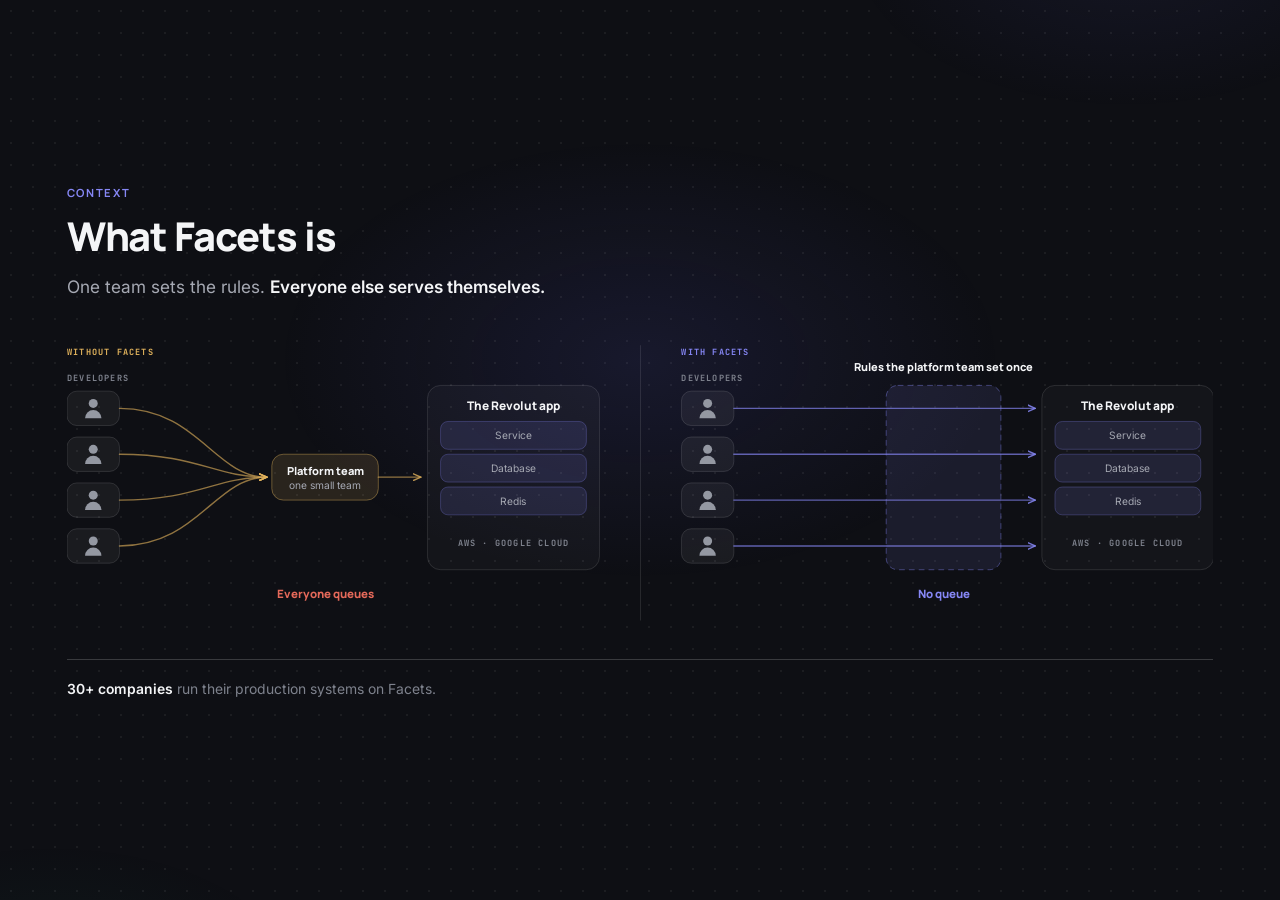
<file: what-is-facets/index.html>
<!doctype html>
<html lang="en">
<head>
<meta charset="UTF-8" />
<meta name="viewport" content="width=device-width, initial-scale=1.0" />
<title>What Facets is · Rohit Kumar</title>
<link rel="preconnect" href="https://fonts.googleapis.com" />
<link rel="preconnect" href="https://fonts.gstatic.com" crossorigin />
<link href="https://fonts.googleapis.com/css2?family=Inter:wght@400;500;600;700&family=Manrope:wght@600;700;800&family=JetBrains+Mono:wght@500;600;700&display=swap" rel="stylesheet" />
<style>
:root{
  --bg:#0E0F14; --surface:rgba(255,255,255,.045);
  --ink:#F4F5F7; --ink2:#A6A9B3; --ink3:#7E828D;
  --line:rgba(255,255,255,.09); --line2:rgba(255,255,255,.18);
  --ac:#8687F5; --bad:#E5695A; --good:#4ED0A0; --warn:#E0B25C;
  --fd:'Manrope',system-ui,sans-serif;
  --fb:'Inter',system-ui,sans-serif;
  --fm:'JetBrains Mono',ui-monospace,SFMono-Regular,monospace;
}
*{box-sizing:border-box;margin:0;padding:0}
html,body{height:100%}
body{background:var(--bg);color:var(--ink);font-family:var(--fb);overflow:hidden;-webkit-font-smoothing:antialiased}

.deck{position:fixed;inset:0}
.deck::before{content:"";position:absolute;inset:0;background-image:radial-gradient(rgba(255,255,255,.06) 1px,transparent 1.2px),radial-gradient(44% 38% at 50% 40%,rgba(91,91,214,.13),transparent 64%),radial-gradient(36% 30% at 88% -6%,rgba(91,91,214,.09),transparent 60%),radial-gradient(32% 26% at 4% 110%,rgba(31,143,102,.08),transparent 62%);background-size:22px 22px,auto,auto,auto}
.slide{position:absolute;inset:0;display:flex;padding:6vh 5.2vw 8vh;flex-direction:column;justify-content:center;overflow:hidden;z-index:1}
.in{width:100%;max-width:1400px;margin:0 auto}

.eb{font-family:var(--fd);font-weight:700;font-size:.7rem;letter-spacing:.15em;text-transform:uppercase;color:var(--ac);margin-bottom:.9rem}
h2{font-family:var(--fd);font-weight:800;letter-spacing:-.026em;line-height:1.1;font-size:clamp(1.55rem,3.1vw,2.5rem)}
.def{margin-top:1rem;font-size:clamp(1.08rem,1.35vw,1.28rem);line-height:1.5;color:var(--ink2)}
.def b{color:var(--ink);font-weight:600}

.dia{width:100%;height:auto;max-height:52vh;margin-top:2.6rem;display:block}
.foot{margin-top:2.2rem;padding-top:1.3rem;border-top:1px solid var(--line2);font-size:.87rem;color:var(--ink3)}
.foot b{color:var(--ink);font-weight:600}

.dia .pill{fill:rgba(255,255,255,.05);stroke:rgba(255,255,255,.15)}
.dia .gate{fill:rgba(224,178,92,.13);stroke:rgba(224,178,92,.5)}
.dia .band{fill:rgba(134,135,245,.11);stroke:rgba(134,135,245,.5);stroke-dasharray:7 5}
.dia .cloud{fill:rgba(255,255,255,.028);stroke:rgba(255,255,255,.14)}
.dia .chip{fill:rgba(134,135,245,.13);stroke:rgba(134,135,245,.34)}
.dia .ln{fill:none;stroke-width:1.7;stroke-linecap:round}
.dia .ln.w{stroke:rgba(224,178,92,.62)}
.dia .ln.a{stroke:rgba(134,135,245,.68)}
.dia .glyph{fill:#9498A2}
.dia .div{stroke:rgba(255,255,255,.14);stroke-width:1}
.dia .t{font-family:'Manrope',sans-serif;font-weight:800;font-size:14.5px;fill:#F4F5F7}
.dia .t2{font-family:'Manrope',sans-serif;font-weight:800;font-size:13.5px;fill:#F4F5F7}
.dia .s{font-family:'Inter',sans-serif;font-size:12.5px;fill:#A6A9B3}
.dia .m{font-family:'JetBrains Mono',monospace;font-weight:700;font-size:10.5px;letter-spacing:.14em;fill:#7E828D}
.dia .m.w{fill:#E0B25C}
.dia .m.a{fill:#8687F5}
.dia .note{font-family:'Manrope',sans-serif;font-weight:800;font-size:14px}
.dia .note.bad{fill:#E5695A}
.dia .note.ac{fill:#8687F5}

@media (max-width:900px){ .dia{max-height:none} }
</style>
</head>
<body>

<div class="deck">
<section class="slide"><div class="in">

  <div class="eb">Context</div>
  <h2>What Facets is</h2>
  <p class="def">One team sets the rules. <b>Everyone else serves themselves.</b></p>

  <svg class="dia" viewBox="0 0 1400 344" role="img" aria-label="An app is a group of pieces - a service, a database, a Redis cache - running on rented cloud. Without Facets every developer funnels through one platform team. With Facets each one goes straight through rules the team set once.">
    <defs>
      <marker id="aw" viewBox="0 0 10 10" refX="9" refY="5" markerWidth="6" markerHeight="6" orient="auto-start-reverse">
        <path d="M0 1 L9 5 L0 9" fill="none" stroke="rgba(224,178,92,.8)" stroke-width="1.7" stroke-linecap="round" stroke-linejoin="round"/>
      </marker>
      <marker id="aa" viewBox="0 0 10 10" refX="9" refY="5" markerWidth="6" markerHeight="6" orient="auto-start-reverse">
        <path d="M0 1 L9 5 L0 9" fill="none" stroke="rgba(134,135,245,.85)" stroke-width="1.7" stroke-linecap="round" stroke-linejoin="round"/>
      </marker>
    </defs>

    <line class="div" x1="700" y1="4" x2="700" y2="340"/>

    <!-- ============ WITHOUT FACETS ============ -->
    <text class="m w" x="0" y="16">WITHOUT FACETS</text>
    <text class="m" x="0" y="48">DEVELOPERS</text>

    <g class="pill-set">
      <rect class="pill" x="0" y="60"  width="64" height="42" rx="12"/>
      <rect class="pill" x="0" y="116" width="64" height="42" rx="12"/>
      <rect class="pill" x="0" y="172" width="64" height="42" rx="12"/>
      <rect class="pill" x="0" y="228" width="64" height="42" rx="12"/>
      <g class="glyph">
        <circle cx="32" cy="75"  r="5.5"/><path d="M22 93a10 10 0 0 1 20 0z"/>
        <circle cx="32" cy="131" r="5.5"/><path d="M22 149a10 10 0 0 1 20 0z"/>
        <circle cx="32" cy="187" r="5.5"/><path d="M22 205a10 10 0 0 1 20 0z"/>
        <circle cx="32" cy="243" r="5.5"/><path d="M22 261a10 10 0 0 1 20 0z"/>
      </g>
    </g>

    <path class="ln w" d="M64 81 C160 81 180 165 244 165"  marker-end="url(#aw)"/>
    <path class="ln w" d="M64 137 C160 137 180 165 244 165" marker-end="url(#aw)"/>
    <path class="ln w" d="M64 193 C160 193 180 165 244 165" marker-end="url(#aw)"/>
    <path class="ln w" d="M64 249 C160 249 180 165 244 165" marker-end="url(#aw)"/>

    <rect class="gate" x="250" y="137" width="130" height="56" rx="14"/>
    <text class="t2" x="315" y="162" text-anchor="middle">Platform team</text>
    <text class="s"  x="315" y="180" text-anchor="middle">one small team</text>

    <path class="ln w" d="M380 165 H432" marker-end="url(#aw)"/>
    <text class="note bad" x="315" y="312" text-anchor="middle">Everyone queues</text>

    <rect class="cloud" x="440" y="53" width="210" height="225" rx="16"/>
    <text class="t" x="545" y="83" text-anchor="middle">The Revolut app</text>
    <rect class="chip" x="456" y="97"  width="178" height="34" rx="9"/>
    <text class="s" x="545" y="119" text-anchor="middle">Service</text>
    <rect class="chip" x="456" y="137" width="178" height="34" rx="9"/>
    <text class="s" x="545" y="159" text-anchor="middle">Database</text>
    <rect class="chip" x="456" y="177" width="178" height="34" rx="9"/>
    <text class="s" x="545" y="199" text-anchor="middle">Redis</text>
    <text class="m" x="545" y="249" text-anchor="middle">AWS · GOOGLE CLOUD</text>

    <!-- ============ WITH FACETS ============ -->
    <text class="m a" x="750" y="16">WITH FACETS</text>
    <text class="m" x="750" y="48">DEVELOPERS</text>

    <g>
      <rect class="pill" x="750" y="60"  width="64" height="42" rx="12"/>
      <rect class="pill" x="750" y="116" width="64" height="42" rx="12"/>
      <rect class="pill" x="750" y="172" width="64" height="42" rx="12"/>
      <rect class="pill" x="750" y="228" width="64" height="42" rx="12"/>
      <g class="glyph">
        <circle cx="782" cy="75"  r="5.5"/><path d="M772 93a10 10 0 0 1 20 0z"/>
        <circle cx="782" cy="131" r="5.5"/><path d="M772 149a10 10 0 0 1 20 0z"/>
        <circle cx="782" cy="187" r="5.5"/><path d="M772 205a10 10 0 0 1 20 0z"/>
        <circle cx="782" cy="243" r="5.5"/><path d="M772 261a10 10 0 0 1 20 0z"/>
      </g>
    </g>

    <path class="ln a" d="M814 81  H1182" marker-end="url(#aa)"/>
    <path class="ln a" d="M814 137 H1182" marker-end="url(#aa)"/>
    <path class="ln a" d="M814 193 H1182" marker-end="url(#aa)"/>
    <path class="ln a" d="M814 249 H1182" marker-end="url(#aa)"/>

    <rect class="band" x="1000" y="53" width="140" height="225" rx="14"/>
    <text class="t2" x="1070" y="36" text-anchor="middle">Rules the platform team set once</text>

    <text class="note ac" x="1070" y="312" text-anchor="middle">No queue</text>

    <rect class="cloud" x="1190" y="53" width="210" height="225" rx="16"/>
    <text class="t" x="1295" y="83" text-anchor="middle">The Revolut app</text>
    <rect class="chip" x="1206" y="97"  width="178" height="34" rx="9"/>
    <text class="s" x="1295" y="119" text-anchor="middle">Service</text>
    <rect class="chip" x="1206" y="137" width="178" height="34" rx="9"/>
    <text class="s" x="1295" y="159" text-anchor="middle">Database</text>
    <rect class="chip" x="1206" y="177" width="178" height="34" rx="9"/>
    <text class="s" x="1295" y="199" text-anchor="middle">Redis</text>
    <text class="m" x="1295" y="249" text-anchor="middle">AWS · GOOGLE CLOUD</text>
  </svg>

  <p class="foot"><b>30+ companies</b> run their production systems on Facets.</p>

</div></section>
</div>

</body>
</html>
</file>
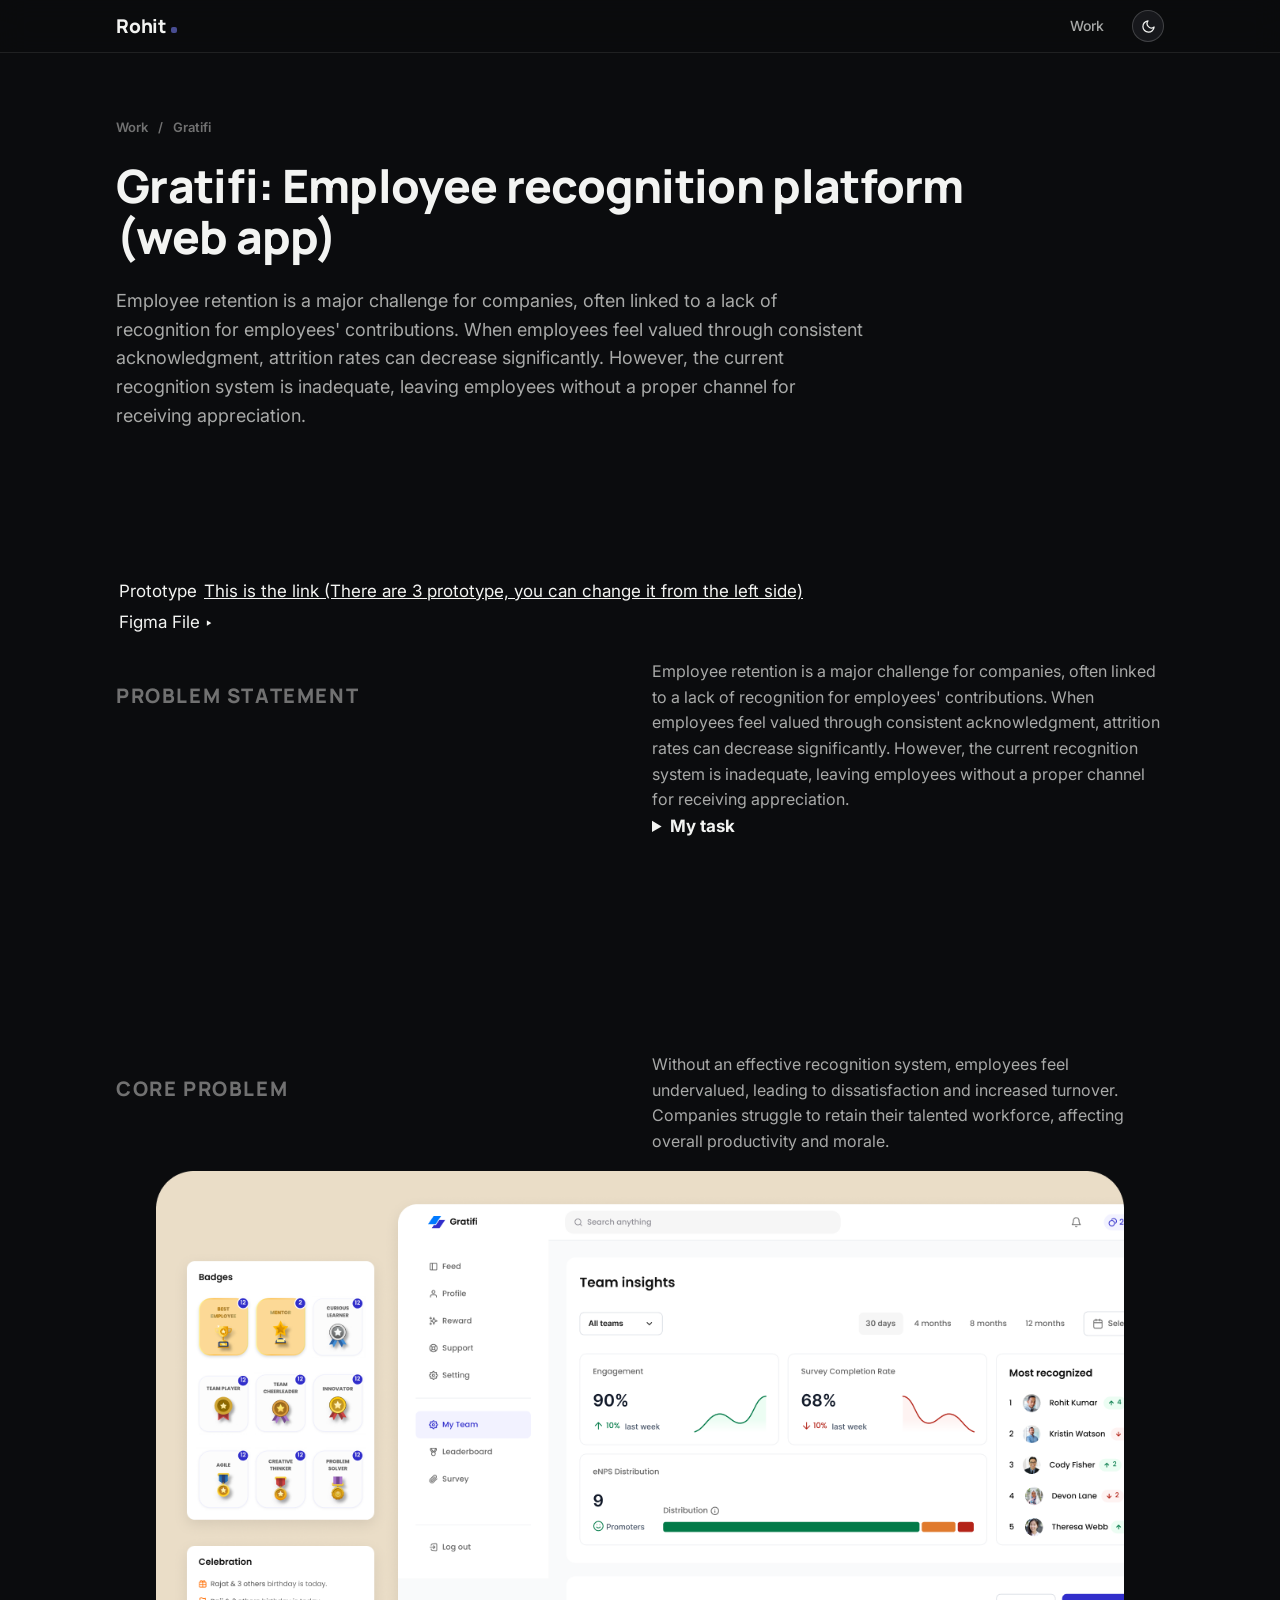
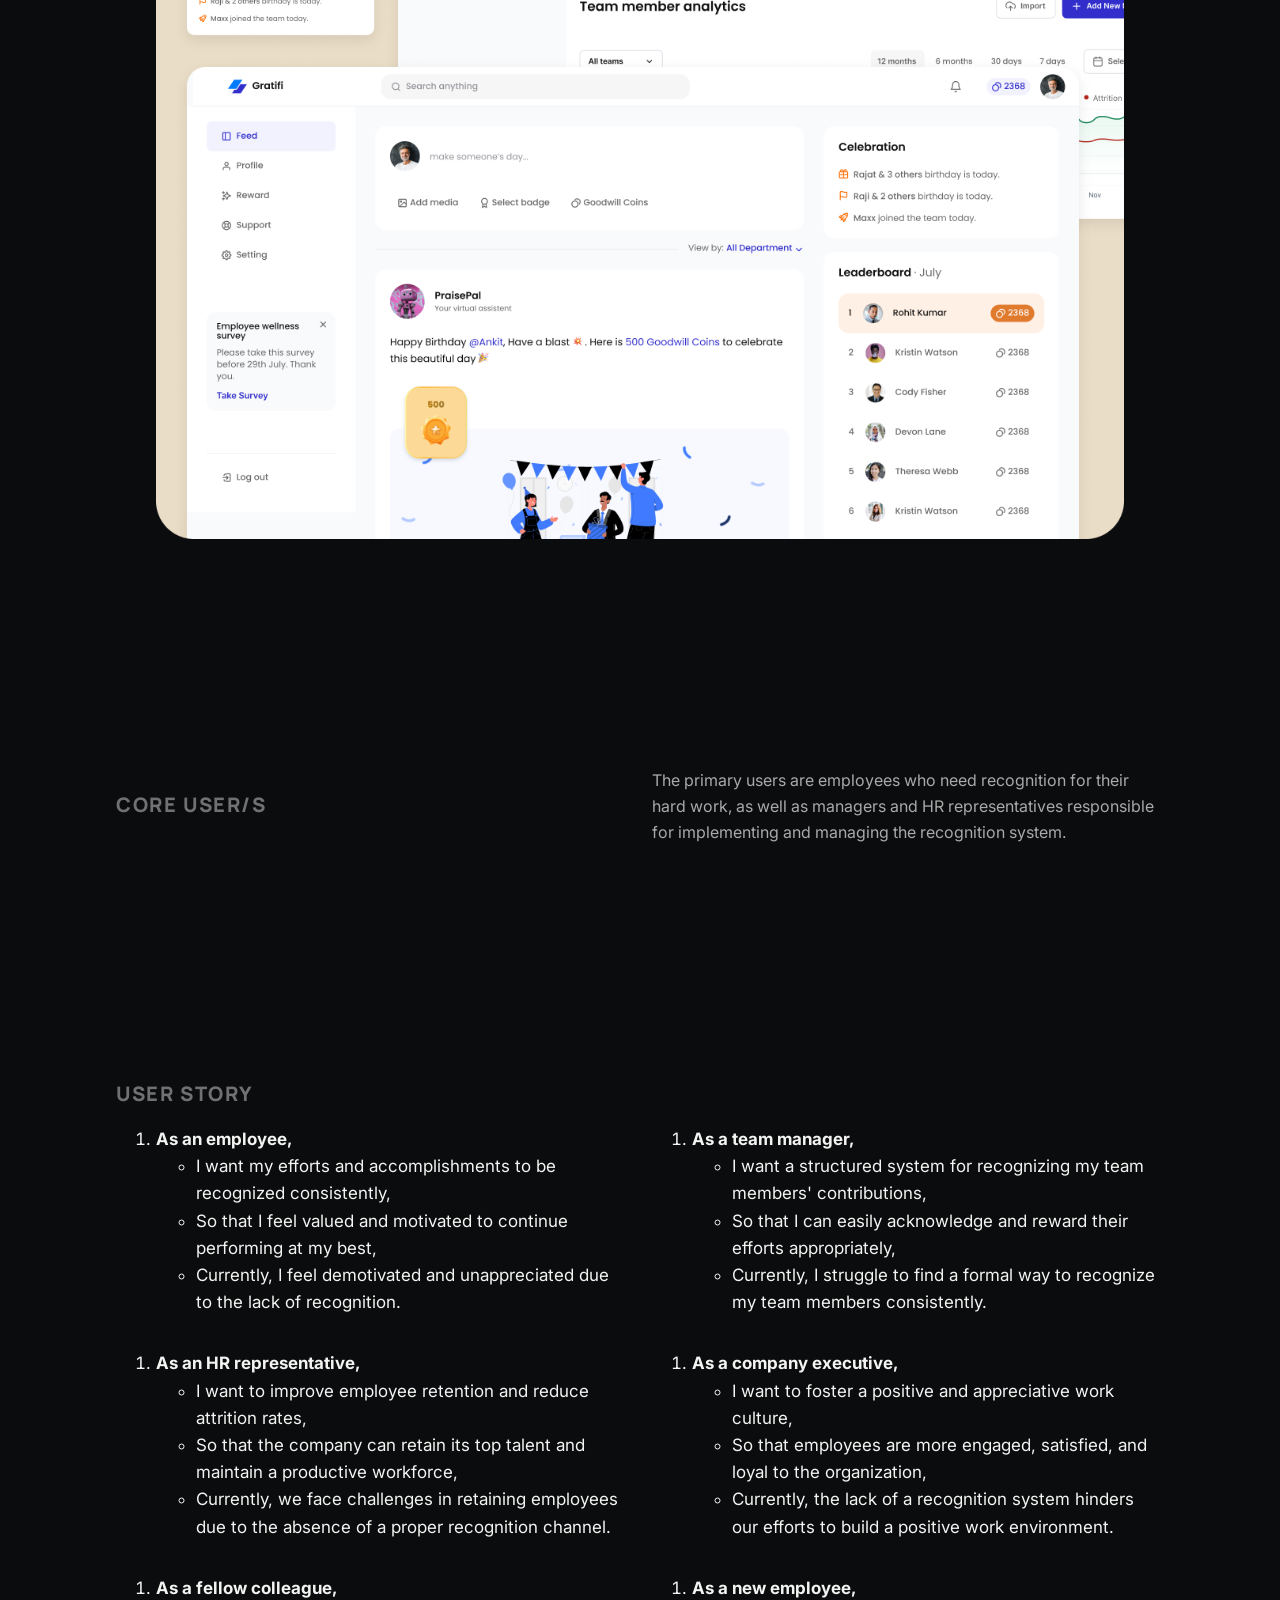
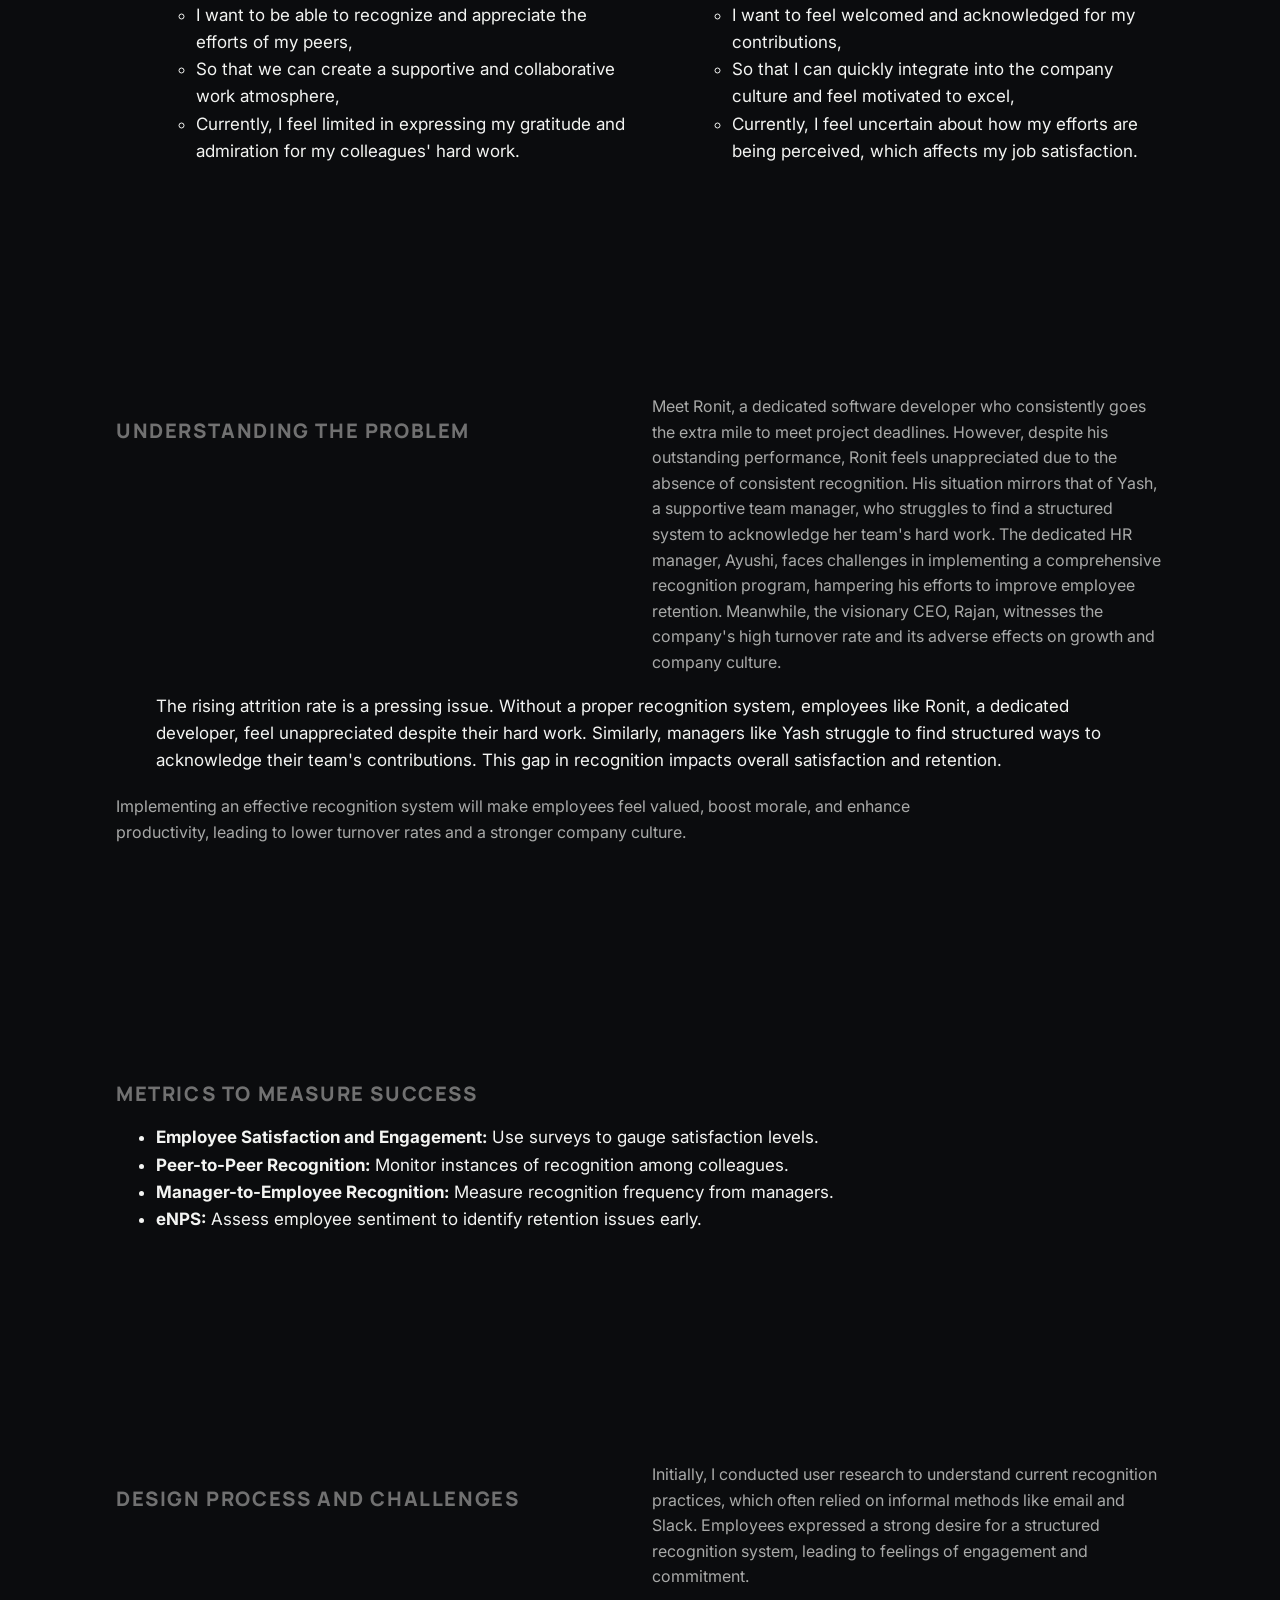
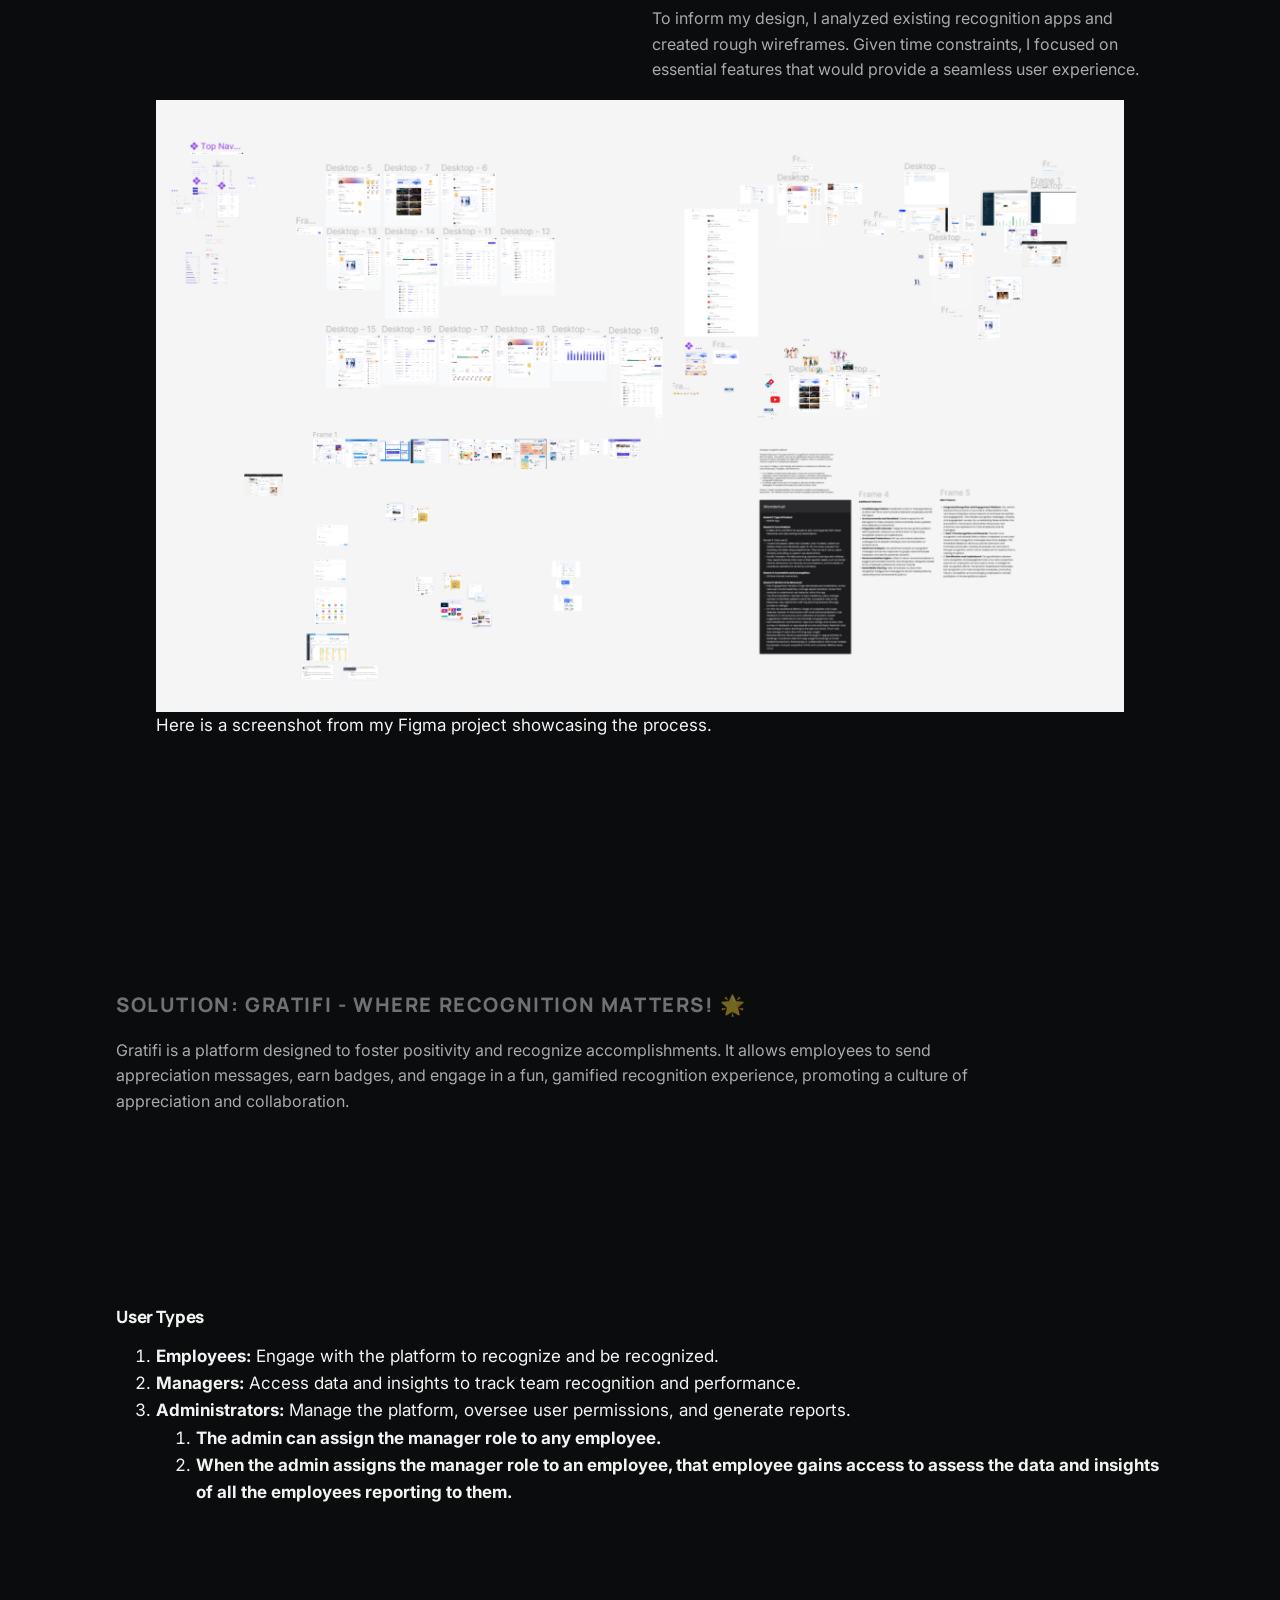
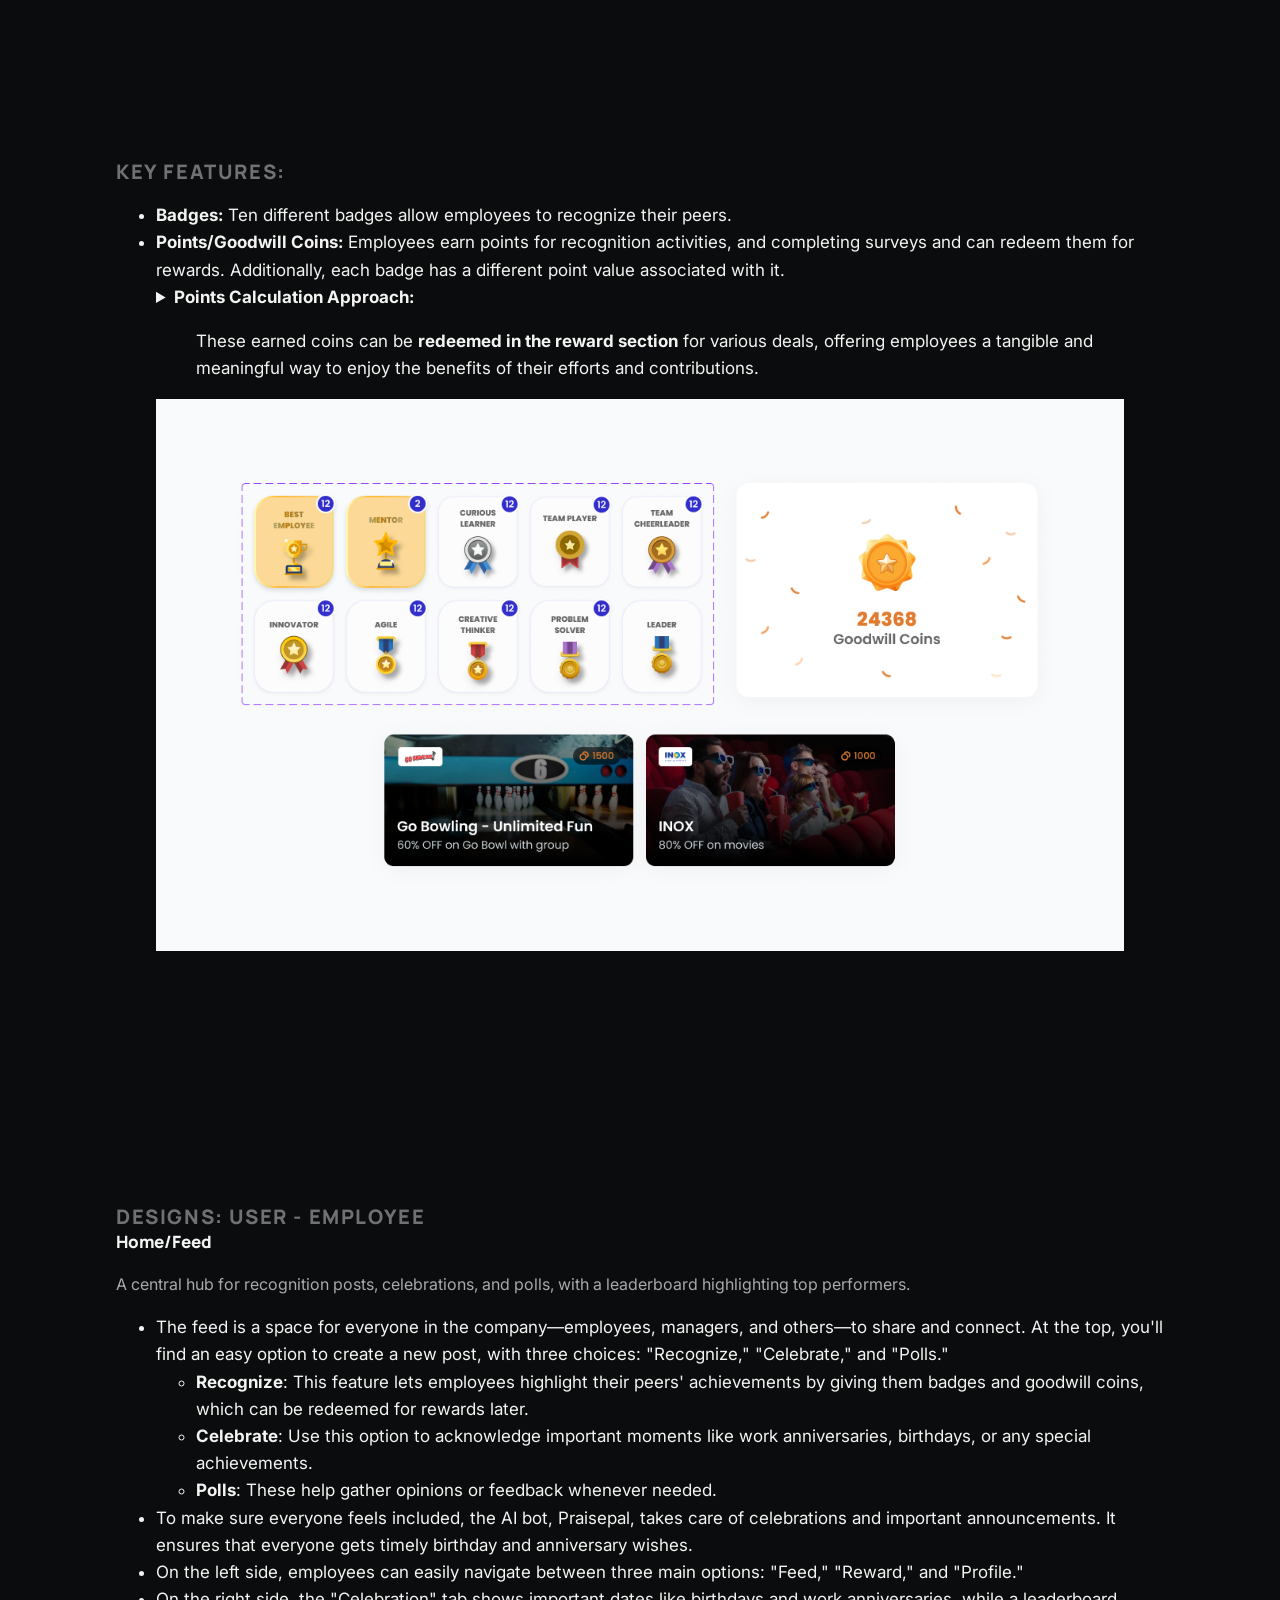
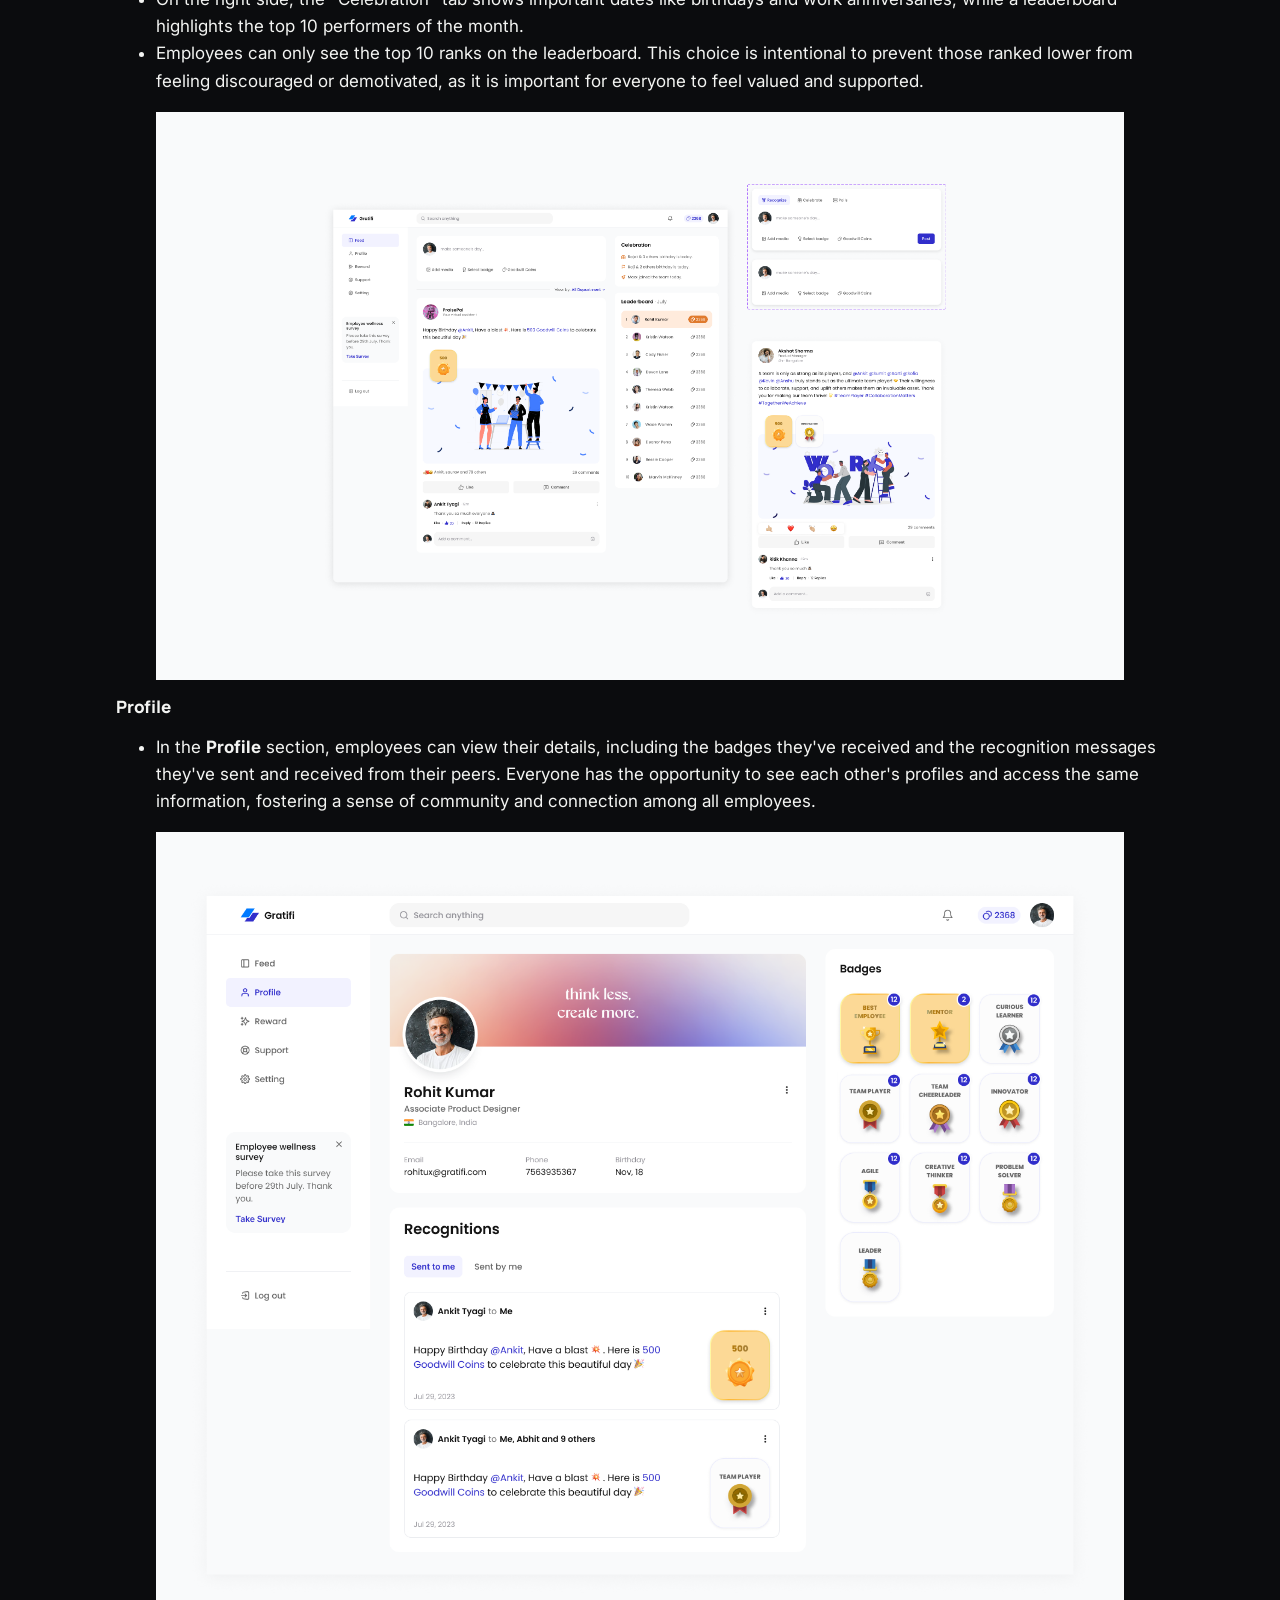
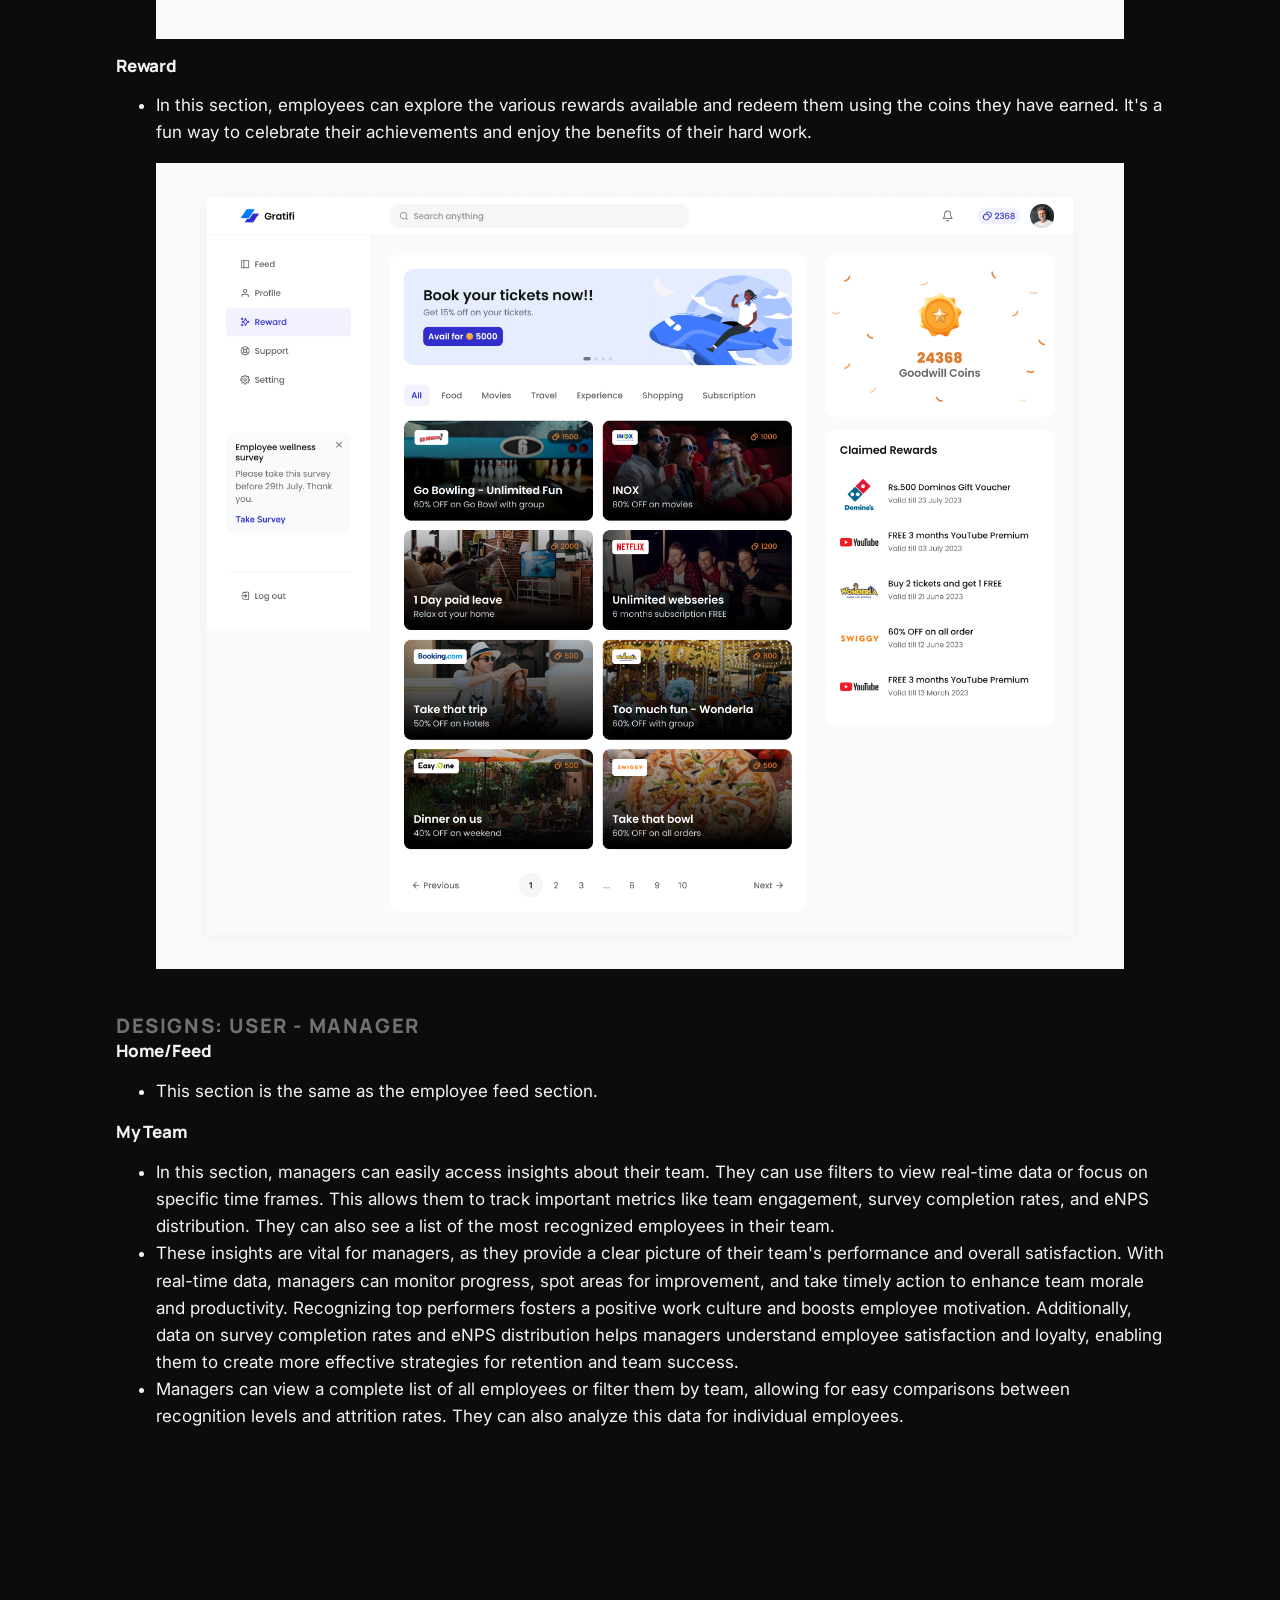
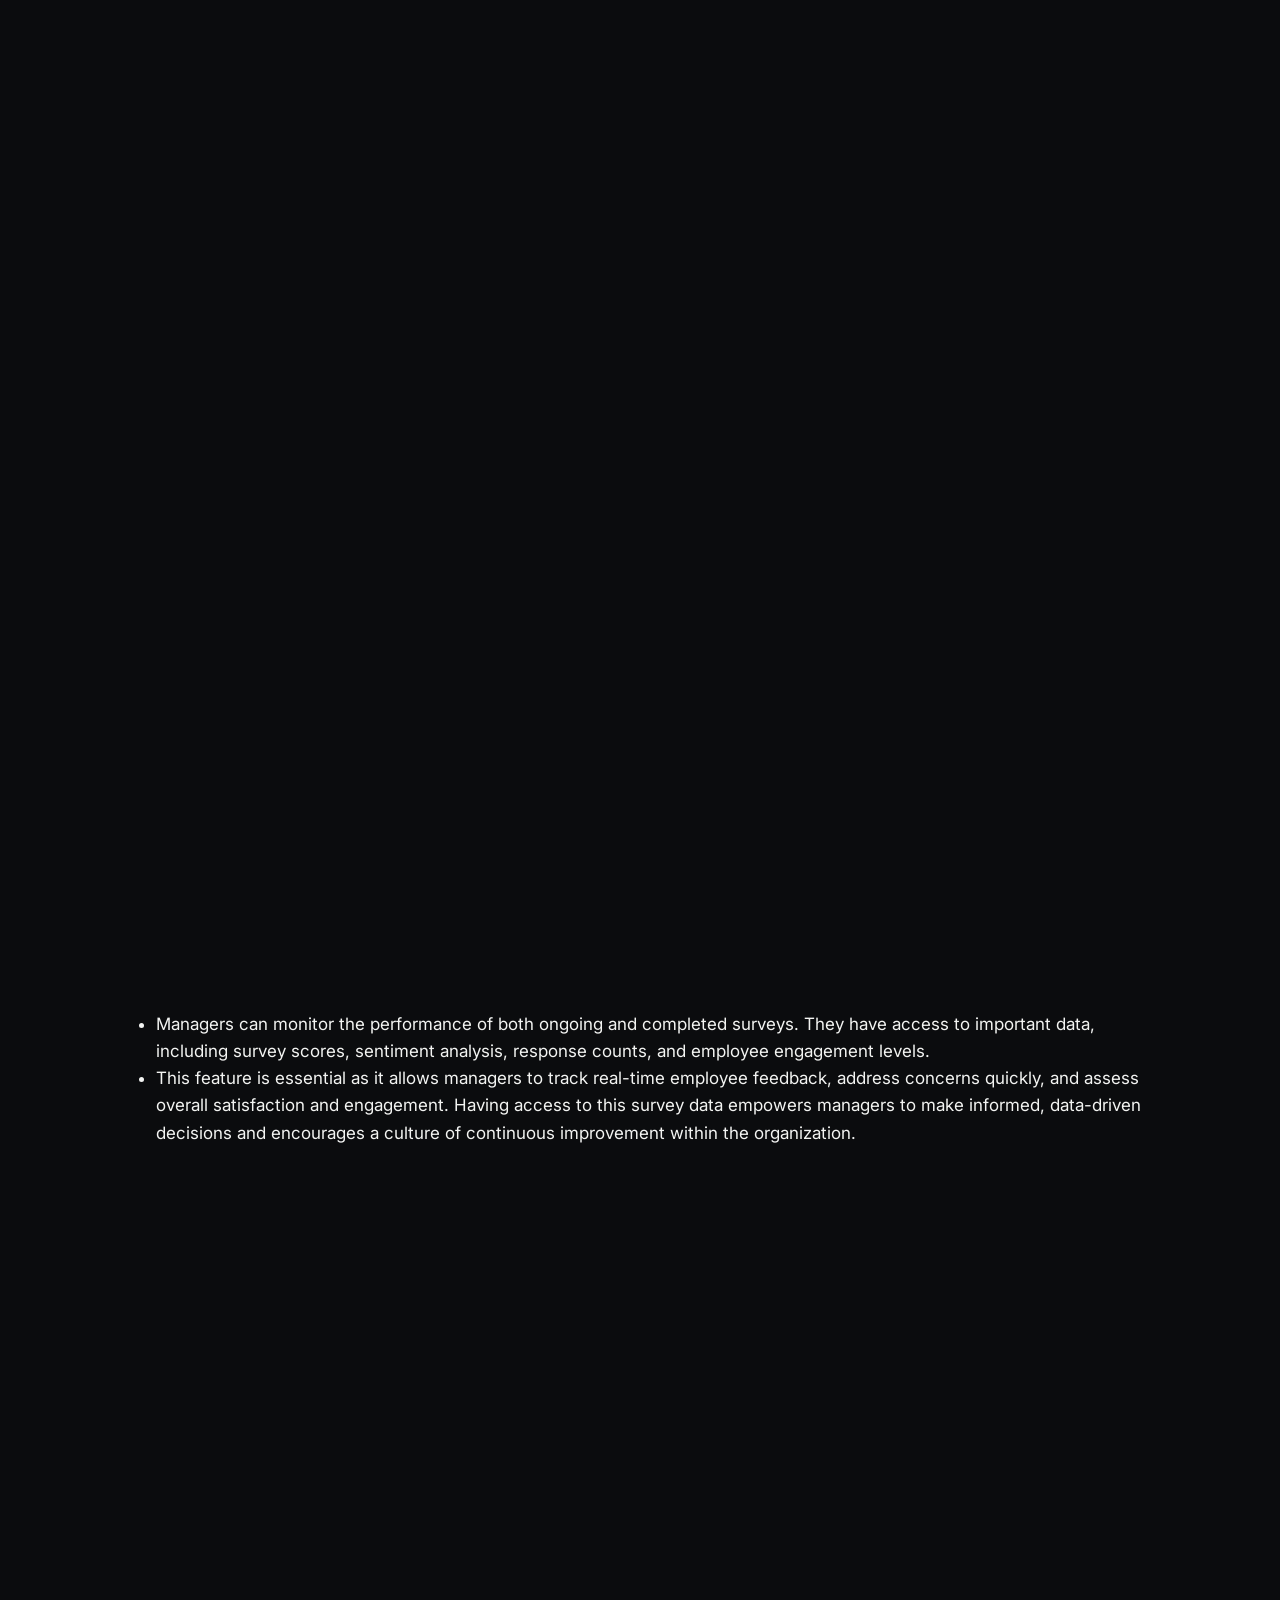
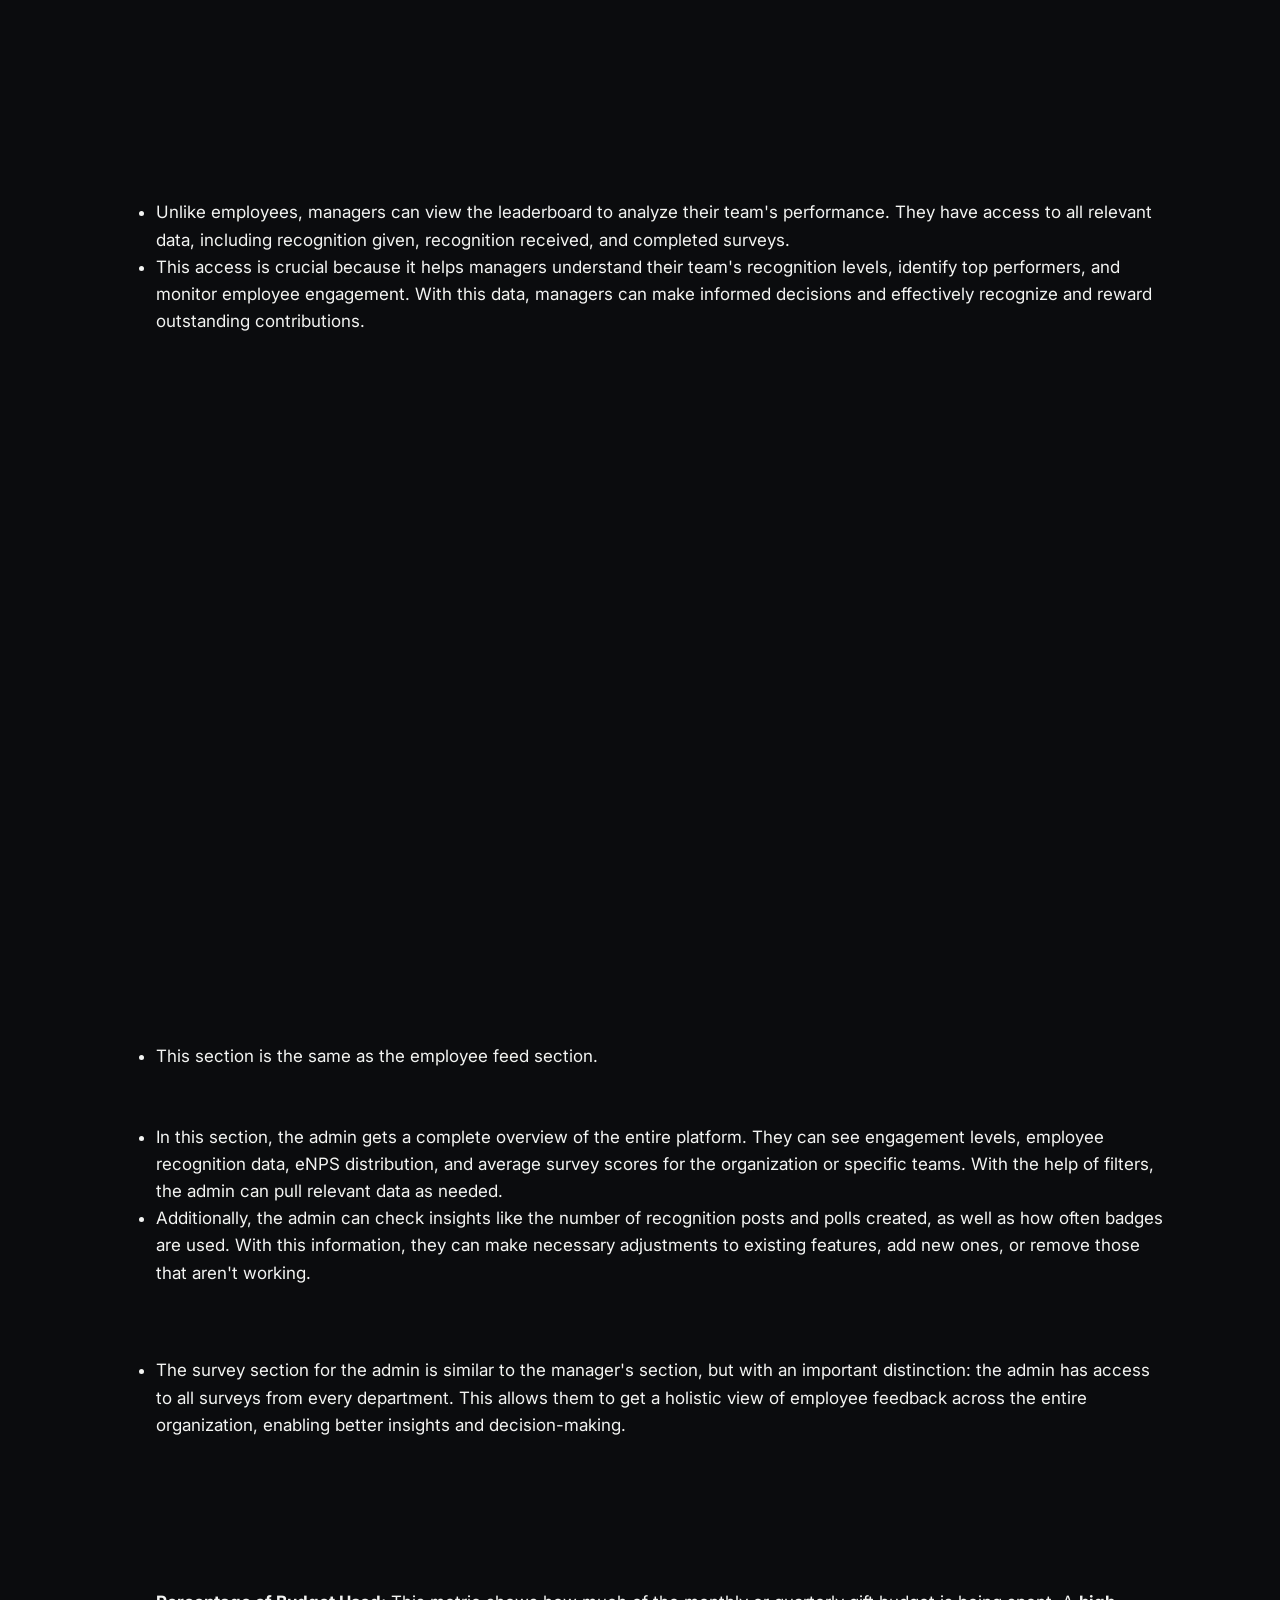
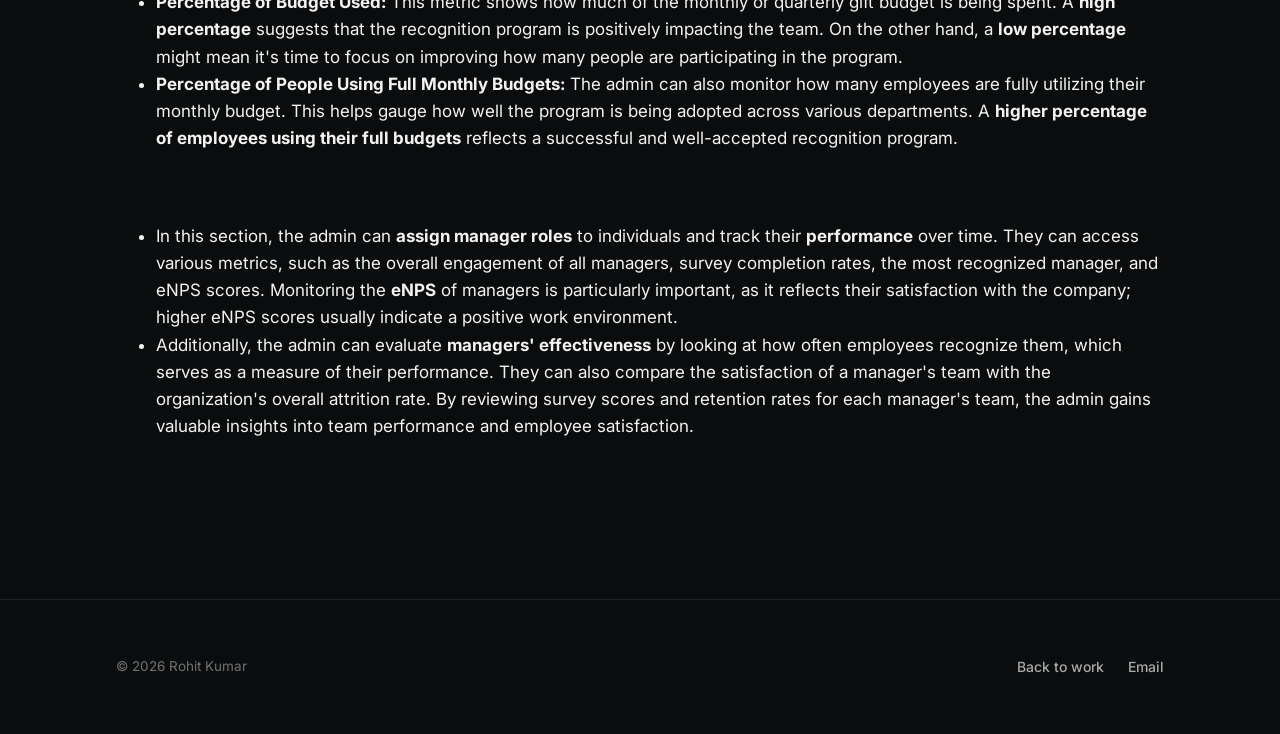
<file: work/gratifi-case-study.html>
<!doctype html>
<html lang="en" data-theme="dark">
<head>
  <meta charset="UTF-8" />
  <meta name="viewport" content="width=device-width, initial-scale=1.0" />
  <title>Gratifi: Employee recognition platform (web app) · Rohit Kumar</title>
  <meta name="description" content="Gratifi is a platform designed to foster positivity and recognize accomplishments, built to fix employee recognition and reduce attrition." />
  <link rel="stylesheet" href="../assets/css/style.css" />
  <link rel="stylesheet" href="../assets/css/animations.css" />
</head>
<body>

  <nav class="nav">
    <div class="wrap">
      <a href="../index.html" class="nav-brand">Rohit<span class="nav-brand-dot"></span></a>
      <div class="nav-links">
        <a href="../index.html#work" class="hide-mobile">Work</a>
        <button class="theme-toggle" data-theme-toggle aria-label="Toggle color theme">
          <svg class="icon-sun" viewBox="0 0 24 24" fill="none" stroke="currentColor" stroke-width="2" stroke-linecap="round"><circle cx="12" cy="12" r="4"/><path d="M12 2v2M12 20v2M4.9 4.9l1.4 1.4M17.7 17.7l1.4 1.4M2 12h2M20 12h2M4.9 19.1l1.4-1.4M17.7 6.3l1.4-1.4"/></svg>
          <svg class="icon-moon" viewBox="0 0 24 24" fill="none" stroke="currentColor" stroke-width="2" stroke-linecap="round" stroke-linejoin="round"><path d="M21 12.8A9 9 0 1 1 11.2 3a7 7 0 0 0 9.8 9.8Z"/></svg>
        </button>
      </div>
    </div>
  </nav>

  <header class="cs-hero">
    <div class="wrap">
      <div class="cs-kicker reveal">
        <a href="../index.html">Work</a>
        <span>/</span>
        <span>Gratifi</span>
      </div>

      <h1 class="reveal">Gratifi: Employee recognition platform (web app)</h1>
      <p class="lede reveal">
        Employee retention is a major challenge for companies, often linked to a lack of recognition for
        employees' contributions. When employees feel valued through consistent acknowledgment, attrition
        rates can decrease significantly. However, the current recognition system is inadequate, leaving
        employees without a proper channel for receiving appreciation.
      </p>
    </div>
  </header>

  <section class="cs-section">
    <div class="wrap">
<div class="reveal" style="overflow-x:auto;"><table><tr><td>Prototype</td><td><a href="https://www.figma.com/proto/ejI0r5gHvkTHFAxbludiLm/Springworks?page-id=275%3A36541&amp;type=design&amp;node-id=275-36542&amp;viewport=1706%2C1531%2C0.73&amp;t=8rKKiOIL0ypReQZd-1&amp;scaling=min-zoom&amp;starting-point-node-id=275%3A36542&amp;mode=design" target="_blank" rel="noopener">This is the link (There are 3 prototype, you can change it from the left side)</a></td></tr><tr><td>Figma File</td><td>‣</td></tr></table></div>
<div class="reveal" style="display:flex; gap:24px; flex-wrap:wrap;"><div style="flex:1; min-width:280px;"><h3 class="cs-subhead reveal">Problem Statement</h3></div><div style="flex:1; min-width:280px;"><p class="cs-body reveal">Employee retention is a major challenge for companies, often linked to a lack of recognition for employees' contributions. When employees feel valued through consistent acknowledgment, attrition rates can decrease significantly. However, the current recognition system is inadequate, leaving employees without a proper channel for receiving appreciation.</p>
<details class="reveal"><summary><strong>My task</strong></summary><p>My task is to create a user-friendly web interface that allows employees, managers, and administrators to send and receive recognition. The interface will include features like badges, comments, notifications, a leaderboard for top performers, and a settings page for administrators to allocate recognition points.</p></details></div></div>
    </div>
  </section>

  <section class="cs-section">
    <div class="wrap">
<div class="reveal" style="display:flex; gap:24px; flex-wrap:wrap;"><div style="flex:1; min-width:280px;"><h3 class="cs-subhead reveal">Core Problem</h3></div><div style="flex:1; min-width:280px;"><p class="cs-body reveal">Without an effective recognition system, employees feel undervalued, leading to dissatisfaction and increased turnover. Companies struggle to retain their talented workforce, affecting overall productivity and morale.</p></div></div>
<figure class="reveal"><img src="../assets/img/case-studies/gratifi/img-01-problem-overview.png" alt="Frame 48102358.png" loading="lazy"></figure>
    </div>
  </section>

  <section class="cs-section">
    <div class="wrap">
<div class="reveal" style="display:flex; gap:24px; flex-wrap:wrap;"><div style="flex:1; min-width:280px;"><h3 class="cs-subhead reveal">Core user/s</h3></div><div style="flex:1; min-width:280px;"><p class="cs-body reveal">The primary users are employees who need recognition for their hard work, as well as managers and HR representatives responsible for implementing and managing the recognition system.</p></div></div>
    </div>
  </section>

  <section class="cs-section">
    <div class="wrap">
<h3 class="cs-subhead reveal">User Story</h3>
<div class="reveal" style="display:flex; gap:24px; flex-wrap:wrap;"><div style="flex:1; min-width:280px;"><ol><li><strong>As an employee,</strong><ul><li>I want my efforts and accomplishments to be recognized consistently,</li><li>So that I feel valued and motivated to continue performing at my best,</li><li>Currently, I feel demotivated and unappreciated due to the lack of recognition.</li></ul></li></ol></div><div style="flex:1; min-width:280px;"><ol><li><strong>As a team manager,</strong><ul><li>I want a structured system for recognizing my team members' contributions,</li><li>So that I can easily acknowledge and reward their efforts appropriately,</li><li>Currently, I struggle to find a formal way to recognize my team members consistently.</li></ul></li></ol></div></div>
<div class="reveal" style="display:flex; gap:24px; flex-wrap:wrap;"><div style="flex:1; min-width:280px;"><ol><li><strong>As an HR representative,</strong><ul><li>I want to improve employee retention and reduce attrition rates,</li><li>So that the company can retain its top talent and maintain a productive workforce,</li><li>Currently, we face challenges in retaining employees due to the absence of a proper recognition channel.</li></ul></li></ol></div><div style="flex:1; min-width:280px;"><ol><li><strong>As a company executive,</strong><ul><li>I want to foster a positive and appreciative work culture,</li><li>So that employees are more engaged, satisfied, and loyal to the organization,</li><li>Currently, the lack of a recognition system hinders our efforts to build a positive work environment.</li></ul></li></ol></div></div>
<div class="reveal" style="display:flex; gap:24px; flex-wrap:wrap;"><div style="flex:1; min-width:280px;"><ol><li><strong>As a fellow colleague,</strong><ul><li>I want to be able to recognize and appreciate the efforts of my peers,</li><li>So that we can create a supportive and collaborative work atmosphere,</li><li>Currently, I feel limited in expressing my gratitude and admiration for my colleagues' hard work.</li></ul></li></ol></div><div style="flex:1; min-width:280px;"><ol><li><strong>As a new employee,</strong><ul><li>I want to feel welcomed and acknowledged for my contributions,</li><li>So that I can quickly integrate into the company culture and feel motivated to excel,</li><li>Currently, I feel uncertain about how my efforts are being perceived, which affects my job satisfaction.</li></ul></li></ol></div></div>
    </div>
  </section>

  <section class="cs-section">
    <div class="wrap">
<div class="reveal" style="display:flex; gap:24px; flex-wrap:wrap;"><div style="flex:1; min-width:280px;"><h3 class="cs-subhead reveal">Understanding the problem</h3></div><div style="flex:1; min-width:280px;"><p class="cs-body reveal">Meet Ronit, a dedicated software developer who consistently goes the extra mile to meet project deadlines. However, despite his outstanding performance, Ronit feels unappreciated due to the absence of consistent recognition. His situation mirrors that of Yash, a supportive team manager, who struggles to find a structured system to acknowledge her team's hard work. The dedicated HR manager, Ayushi, faces challenges in implementing a comprehensive recognition program, hampering his efforts to improve employee retention. Meanwhile, the visionary CEO, Rajan, witnesses the company's high turnover rate and its adverse effects on growth and company culture.</p></div></div>
<blockquote class="reveal"><p>The rising attrition rate is a pressing issue. Without a proper recognition system, employees like Ronit, a dedicated developer, feel unappreciated despite their hard work. Similarly, managers like Yash struggle to find structured ways to acknowledge their team's contributions. This gap in recognition impacts overall satisfaction and retention.</p></blockquote>
<p class="cs-body reveal">Implementing an effective recognition system will make employees feel valued, boost morale, and enhance productivity, leading to lower turnover rates and a stronger company culture.</p>
    </div>
  </section>

  <section class="cs-section">
    <div class="wrap">
<h3 class="cs-subhead reveal">Metrics to Measure Success</h3>
<ul><li><strong>Employee Satisfaction and Engagement:</strong> Use surveys to gauge satisfaction levels.</li><li><strong>Peer-to-Peer Recognition:</strong> Monitor instances of recognition among colleagues.</li><li><strong>Manager-to-Employee Recognition:</strong> Measure recognition frequency from managers.</li><li><strong>eNPS:</strong> Assess employee sentiment to identify retention issues early.</li></ul>
    </div>
  </section>

  <section class="cs-section">
    <div class="wrap">
<div class="reveal" style="display:flex; gap:24px; flex-wrap:wrap;"><div style="flex:1; min-width:280px;"><h3 class="cs-subhead reveal">Design process and challenges</h3></div><div style="flex:1; min-width:280px;"><p class="cs-body reveal">Initially, I conducted user research to understand current recognition practices, which often relied on informal methods like email and Slack. Employees expressed a strong desire for a structured recognition system, leading to feelings of engagement and commitment.</p>
<p class="cs-body reveal">To inform my design, I analyzed existing recognition apps and created rough wireframes. Given time constraints, I focused on essential features that would provide a seamless user experience.</p></div></div>
<figure class="reveal"><img src="../assets/img/case-studies/gratifi/img-02-figma-process.png" alt="Frame 1.png" loading="lazy"><figcaption>Here is a screenshot from my Figma project showcasing the process.</figcaption></figure>
    </div>
  </section>

  <section class="cs-section">
    <div class="wrap">
<h3 class="cs-subhead reveal">Solution: Gratifi - Where Recognition Matters! 🌟</h3>
<p class="cs-body reveal">Gratifi is a platform designed to foster positivity and recognize accomplishments. It allows employees to send appreciation messages, earn badges, and engage in a fun, gamified recognition experience, promoting a culture of appreciation and collaboration.</p>
    </div>
  </section>

  <section class="cs-section">
    <div class="wrap">
<h4 class="reveal">User Types</h4>
<ol><li><strong>Employees:</strong> Engage with the platform to recognize and be recognized.</li><li><strong>Managers:</strong> Access data and insights to track team recognition and performance.</li><li><strong>Administrators:</strong> Manage the platform, oversee user permissions, and generate reports.<ol><li><strong>The admin can assign the manager role to any employee.</strong></li><li><strong>When the admin assigns the manager role to an employee, that employee gains access to assess the data and insights of all the employees reporting to them.</strong></li></ol></li></ol>
    </div>
  </section>

  <section class="cs-section">
    <div class="wrap">
<h3 class="cs-subhead reveal">Key Features:</h3>
<ul><li><strong>Badges:</strong> Ten different badges allow employees to recognize their peers.</li><li><strong>Points/Goodwill Coins:</strong> Employees earn points for recognition activities, and completing surveys and can redeem them for rewards.  Additionally, each badge has a different point value associated with it.<details class="reveal"><summary><strong>Points Calculation Approach:</strong></summary><ol><li>Recognition Points for Sending Messages:<ul><li>Each employee can earn up to 20 recognition points for sending messages per week.</li><li>Any additional messages sent beyond the limit won't earn points until the start of the next week.</li></ul></li><li>Recognition Points for Receiving Messages:<ul><li>Each employee can earn up to 10 recognition points for receiving messages per week.</li><li>Any additional messages received beyond the limit won't earn points until the start of the next week.</li></ul></li><li>Frequency Points and Thresholds:<ul><li>If an employee sends more than two messages to the same individual within a week, only the first two messages will earn points.</li></ul></li><li>Points when recognized by their manager:<ul><li>Employees will receive extra points if they are recognized by their manager.</li></ul></li><li>Badge Points:<ul><li>When an employee receives a badge from a colleague, they earn points based on the significance of the badge</li></ul></li><li>Completion of Surveys Points:<ul><li>Each employee earns points when they complete a survey.</li></ul></li></ol></details>
<blockquote class="reveal"><p>These earned coins can be <strong>redeemed in the reward section</strong> for various deals, offering employees a tangible and meaningful way to enjoy the benefits of their efforts and contributions.</p></blockquote></li></ul>
<figure class="reveal"><img src="../assets/img/case-studies/gratifi/img-03-features.png" alt="2.png" loading="lazy"></figure>
    </div>
  </section>

  <section class="cs-section">
    <div class="wrap">
<h3 class="cs-subhead reveal">Designs: User - Employee</h3>
<h4 class="reveal">Home/Feed</h4>
<p class="cs-body reveal">A central hub for recognition posts, celebrations, and polls, with a leaderboard highlighting top performers.</p>
<ul><li>The feed is a space for everyone in the company—employees, managers, and others—to share and connect. At the top, you'll find an easy option to create a new post, with three choices: "Recognize," "Celebrate," and "Polls."<ul><li><strong>Recognize</strong>: This feature lets employees highlight their peers' achievements by giving them badges and goodwill coins, which can be redeemed for rewards later.</li><li><strong>Celebrate</strong>: Use this option to acknowledge important moments like work anniversaries, birthdays, or any special achievements.</li><li><strong>Polls</strong>: These help gather opinions or feedback whenever needed.</li></ul></li><li>To make sure everyone feels included, the AI bot, Praisepal, takes care of celebrations and important announcements. It ensures that everyone gets timely birthday and anniversary wishes.</li><li>On the left side, employees can easily navigate between three main options: "Feed," "Reward," and "Profile."</li><li>On the right side, the "Celebration" tab shows important dates like birthdays and work anniversaries, while a leaderboard highlights the top 10 performers of the month.</li><li>Employees can only see the top 10 ranks on the leaderboard. This choice is intentional to prevent those ranked lower from feeling discouraged or demotivated, as it is important for everyone to feel valued and supported.</li></ul>
<figure class="reveal"><img src="../assets/img/case-studies/gratifi/img-04-employee-feed.png" alt="1.png" loading="lazy"></figure>
<h4 class="reveal">Profile</h4>
<ul><li>In the <strong>Profile</strong> section, employees can view their details, including the badges they've received and the recognition messages they've sent and received from their peers. Everyone has the opportunity to see each other's profiles and access the same information, fostering a sense of community and connection among all employees.</li></ul>
<figure class="reveal"><img src="../assets/img/case-studies/gratifi/img-05-employee-profile.png" alt="3.png" loading="lazy"></figure>
<h4 class="reveal">Reward</h4>
<ul><li>In this section, employees can explore the various rewards available and redeem them using the coins they have earned. It's a fun way to celebrate their achievements and enjoy the benefits of their hard work.</li></ul>
<figure class="reveal"><img src="../assets/img/case-studies/gratifi/img-06-employee-reward.png" alt="4.png" loading="lazy"></figure>
<h3 class="cs-subhead reveal">Designs: User - Manager</h3>
<h4 class="reveal">Home/Feed</h4>
<ul><li>This section is the same as the employee feed section.</li></ul>
<h4 class="reveal">My Team</h4>
<ul><li>In this section, managers can easily access insights about their team. They can use filters to view real-time data or focus on specific time frames. This allows them to track important metrics like team engagement, survey completion rates, and eNPS distribution. They can also see a list of the most recognized employees in their team.</li><li>These insights are vital for managers, as they provide a clear picture of their team's performance and overall satisfaction. With real-time data, managers can monitor progress, spot areas for improvement, and take timely action to enhance team morale and productivity. Recognizing top performers fosters a positive work culture and boosts employee motivation. Additionally, data on survey completion rates and eNPS distribution helps managers understand employee satisfaction and loyalty, enabling them to create more effective strategies for retention and team success.</li><li>Managers can view a complete list of all employees or filter them by team, allowing for easy comparisons between recognition levels and attrition rates. They can also analyze this data for individual employees.<details class="reveal"><summary><strong>More details</strong></summary><p>This feature is crucial for managers, as it helps them understand the link between recognition and attrition rates. By examining recognition data across the team or for specific individuals, managers can spot patterns that might affect employee retention. High levels of recognition often reflect a positive work environment, job satisfaction, and strong engagement, which can lead to lower attrition rates. Conversely, low recognition levels may signal potential problems and serve as early warnings for disengagement or dissatisfaction, possibly leading to higher attrition.</p></details></li></ul>
<figure class="reveal"><img src="../assets/img/case-studies/gratifi/img-07-manager-team.png" alt="5.png" loading="lazy"></figure>
<h4 class="reveal">Survey</h4>
<ul><li>Managers can monitor the performance of both ongoing and completed surveys. They have access to important data, including survey scores, sentiment analysis, response counts, and employee engagement levels.</li><li>This feature is essential as it allows managers to track real-time employee feedback, address concerns quickly, and assess overall satisfaction and engagement. Having access to this survey data empowers managers to make informed, data-driven decisions and encourages a culture of continuous improvement within the organization.</li></ul>
<figure class="reveal"><img src="../assets/img/case-studies/gratifi/img-08-manager-survey.png" alt="6.png" loading="lazy"></figure>
<h4 class="reveal">Leaderboard</h4>
<ul><li>Unlike employees, managers can view the leaderboard to analyze their team's performance. They have access to all relevant data, including recognition given, recognition received, and completed surveys.</li><li>This access is crucial because it helps managers understand their team's recognition levels, identify top performers, and monitor employee engagement. With this data, managers can make informed decisions and effectively recognize and reward outstanding contributions.</li></ul>
<figure class="reveal"><img src="../assets/img/case-studies/gratifi/img-09-manager-leaderboard.png" alt="7.png" loading="lazy"></figure>
<h3 class="cs-subhead reveal">Designs: User - Admin</h3>
<h4 class="reveal">Home/Feed</h4>
<ul><li>This section is the same as the employee feed section.</li></ul>
<h4 class="reveal">Insights</h4>
<ul><li>In this section, the admin gets a complete overview of the entire platform. They can see engagement levels, employee recognition data, eNPS distribution, and average survey scores for the organization or specific teams. With the help of filters, the admin can pull relevant data as needed.</li><li>Additionally, the admin can check insights like the number of recognition posts and polls created, as well as how often badges are used. With this information, they can make necessary adjustments to existing features, add new ones, or remove those that aren't working.</li></ul>
<figure class="reveal"><img src="../assets/img/case-studies/gratifi/img-10-admin-insights.png" alt="8.png" loading="lazy"></figure>
<h4 class="reveal">Survey</h4>
<ul><li>The survey section for the admin is similar to the manager's section, but with an important distinction: the admin has access to all surveys from every department. This allows them to get a holistic view of employee feedback across the entire organization, enabling better insights and decision-making.</li></ul>
<h4 class="reveal">Budget</h4>
<p class="cs-body reveal">In this section, the admin can keep an eye on the <strong>current budget</strong> and see what percentage has been used by employees. They can also compare this usage with the percentage of employees who have fully utilized their monthly budget.</p>
<ul><li><strong>Percentage of Budget Used:</strong> This metric shows how much of the monthly or quarterly gift budget is being spent. A <strong>high percentage</strong> suggests that the recognition program is positively impacting the team. On the other hand, a <strong>low percentage</strong> might mean it's time to focus on improving how many people are participating in the program.</li><li><strong>Percentage of People Using Full Monthly Budgets:</strong> The admin can also monitor how many employees are fully utilizing their monthly budget. This helps gauge how well the program is being adopted across various departments. A <strong>higher percentage of employees using their full budgets</strong> reflects a successful and well-accepted recognition program.</li></ul>
<figure class="reveal"><img src="../assets/img/case-studies/gratifi/img-11-admin-budget.png" alt="9.png" loading="lazy"></figure>
<h4 class="reveal">My Team</h4>
<ul><li>In this section, the admin can <strong>assign manager roles</strong> to individuals and track their <strong>performance</strong> over time. They can access various metrics, such as the overall engagement of all managers, survey completion rates, the most recognized manager, and eNPS scores. Monitoring the <strong>eNPS</strong> of managers is particularly important, as it reflects their satisfaction with the company; higher eNPS scores usually indicate a positive work environment.</li><li>Additionally, the admin can evaluate <strong>managers' effectiveness</strong> by looking at how often employees recognize them, which serves as a measure of their performance. They can also compare the satisfaction of a manager's team with the organization's overall attrition rate. By reviewing survey scores and retention rates for each manager's team, the admin gains valuable insights into team performance and employee satisfaction.</li></ul>
<figure class="reveal"><img src="../assets/img/case-studies/gratifi/img-12-admin-team.png" alt="10.png" loading="lazy"></figure>
<p class="cs-body reveal">Let's connect! Please <a href="mailto:rohitux5@gmail.com" target="_blank" rel="noopener">E-mail</a> me or drop me a message on <a href="https://www.linkedin.com/in/rohitux/" target="_blank" rel="noopener">LinkedIn</a>.</p>
    </div>
  </section>

  <footer>
    <div class="wrap">
      <span class="footer-note">© 2026 Rohit Kumar</span>
      <div class="footer-links">
        <a href="../index.html">Back to work</a>
        <a href="mailto:you@email.com">Email</a>
      </div>
    </div>
  </footer>

  <script src="../assets/js/main.js"></script>
</body>
</html>
</file>
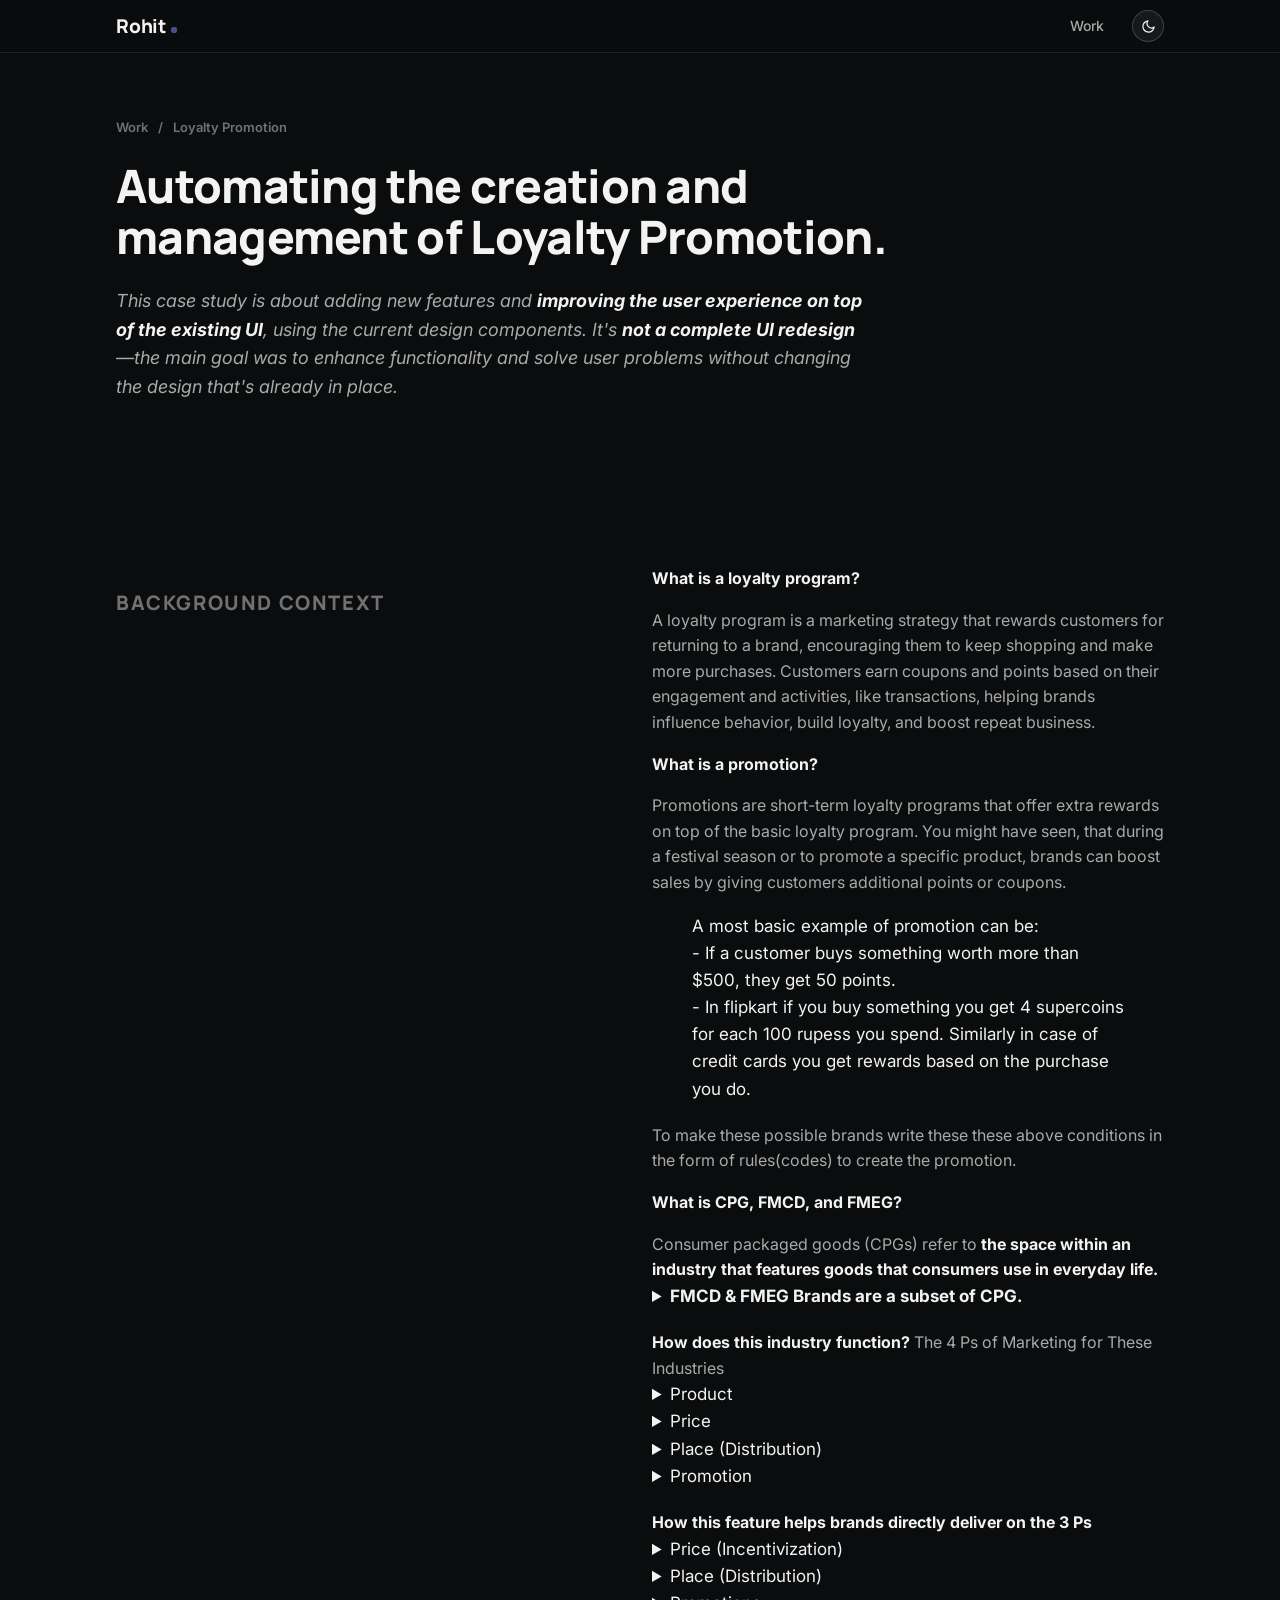
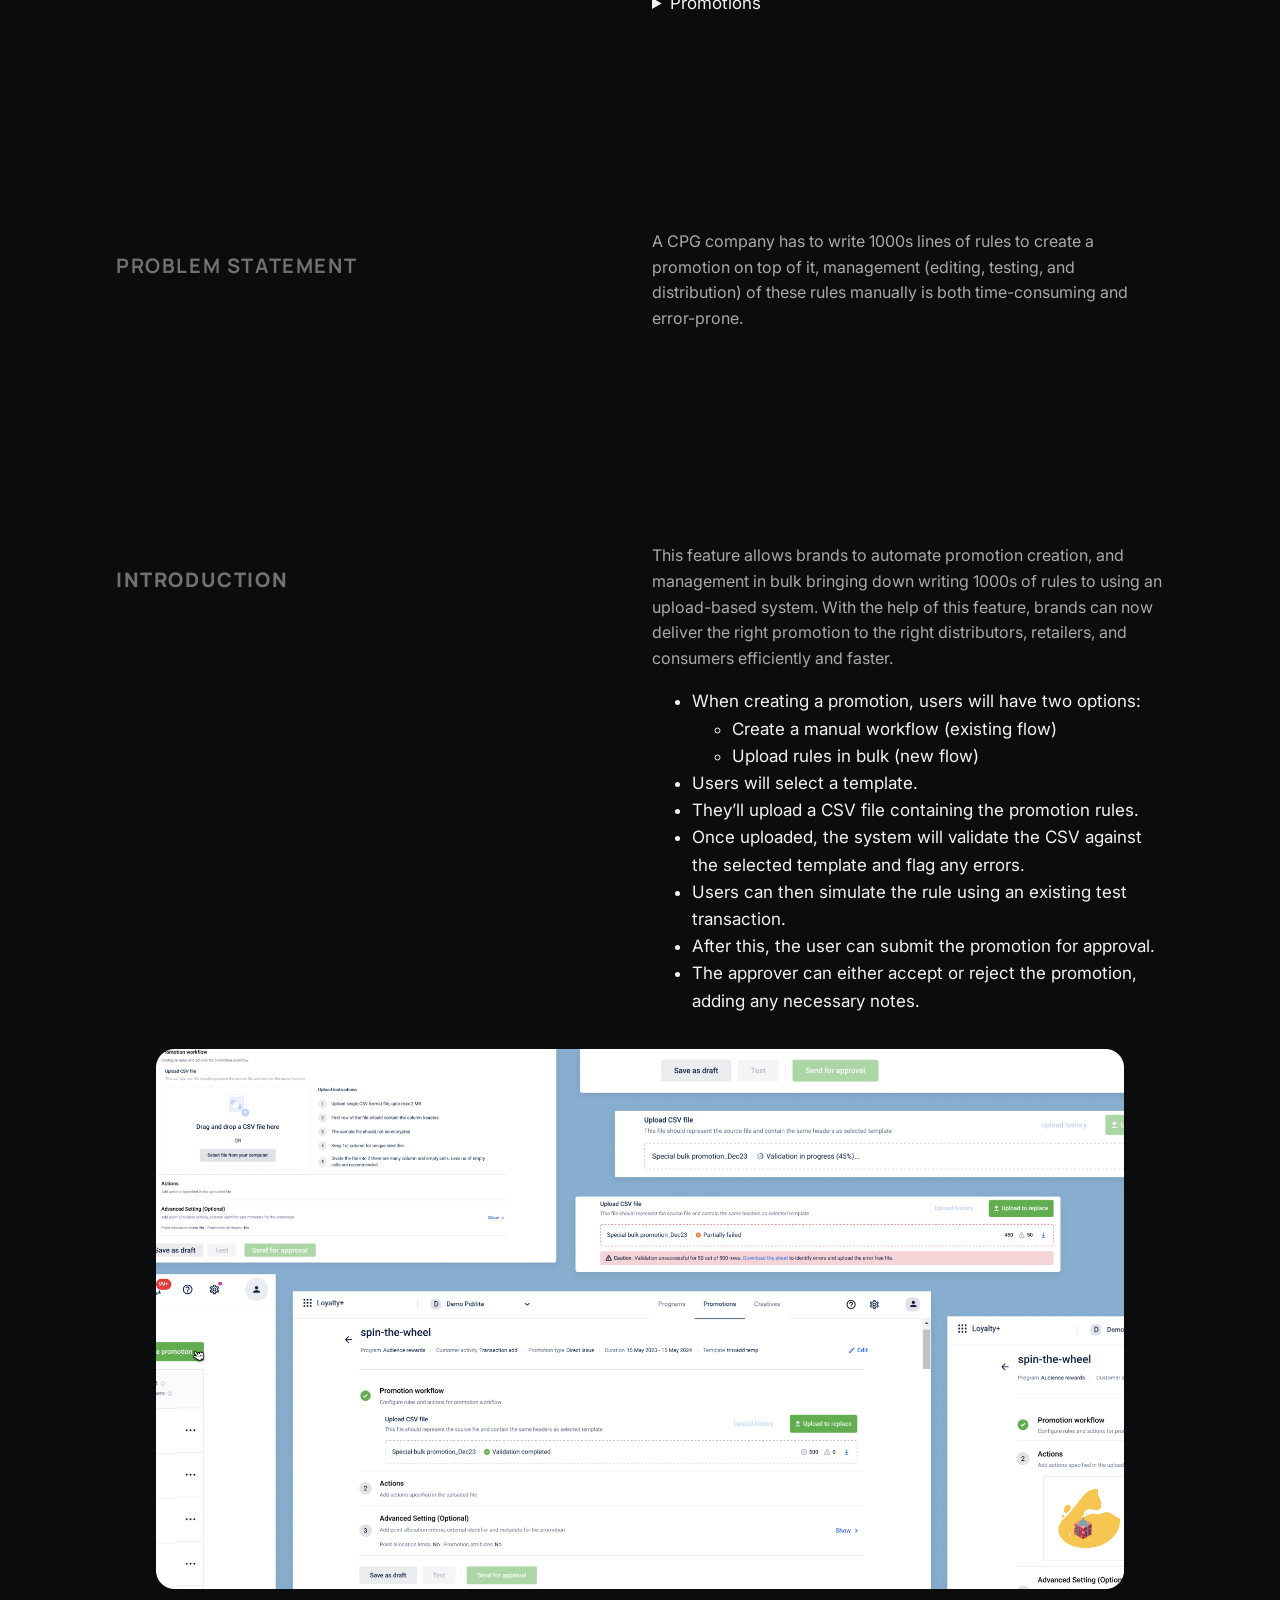
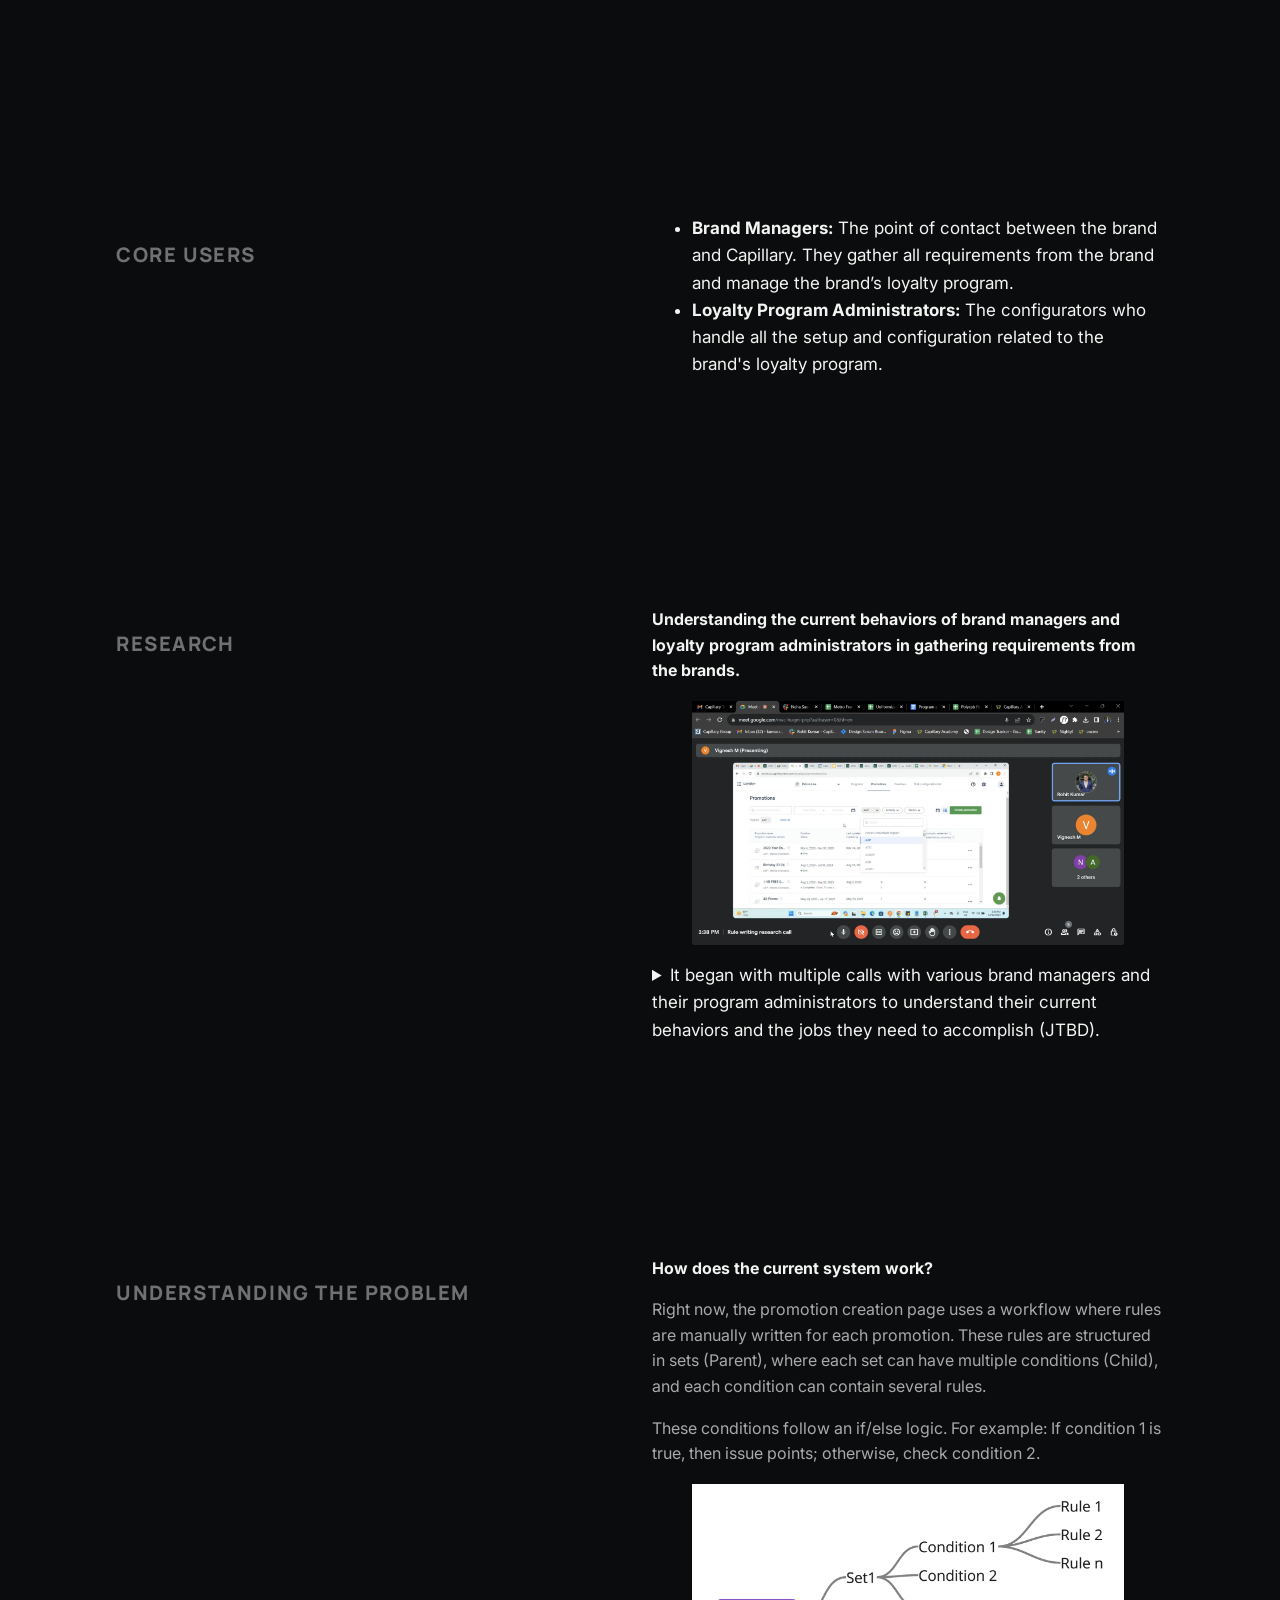
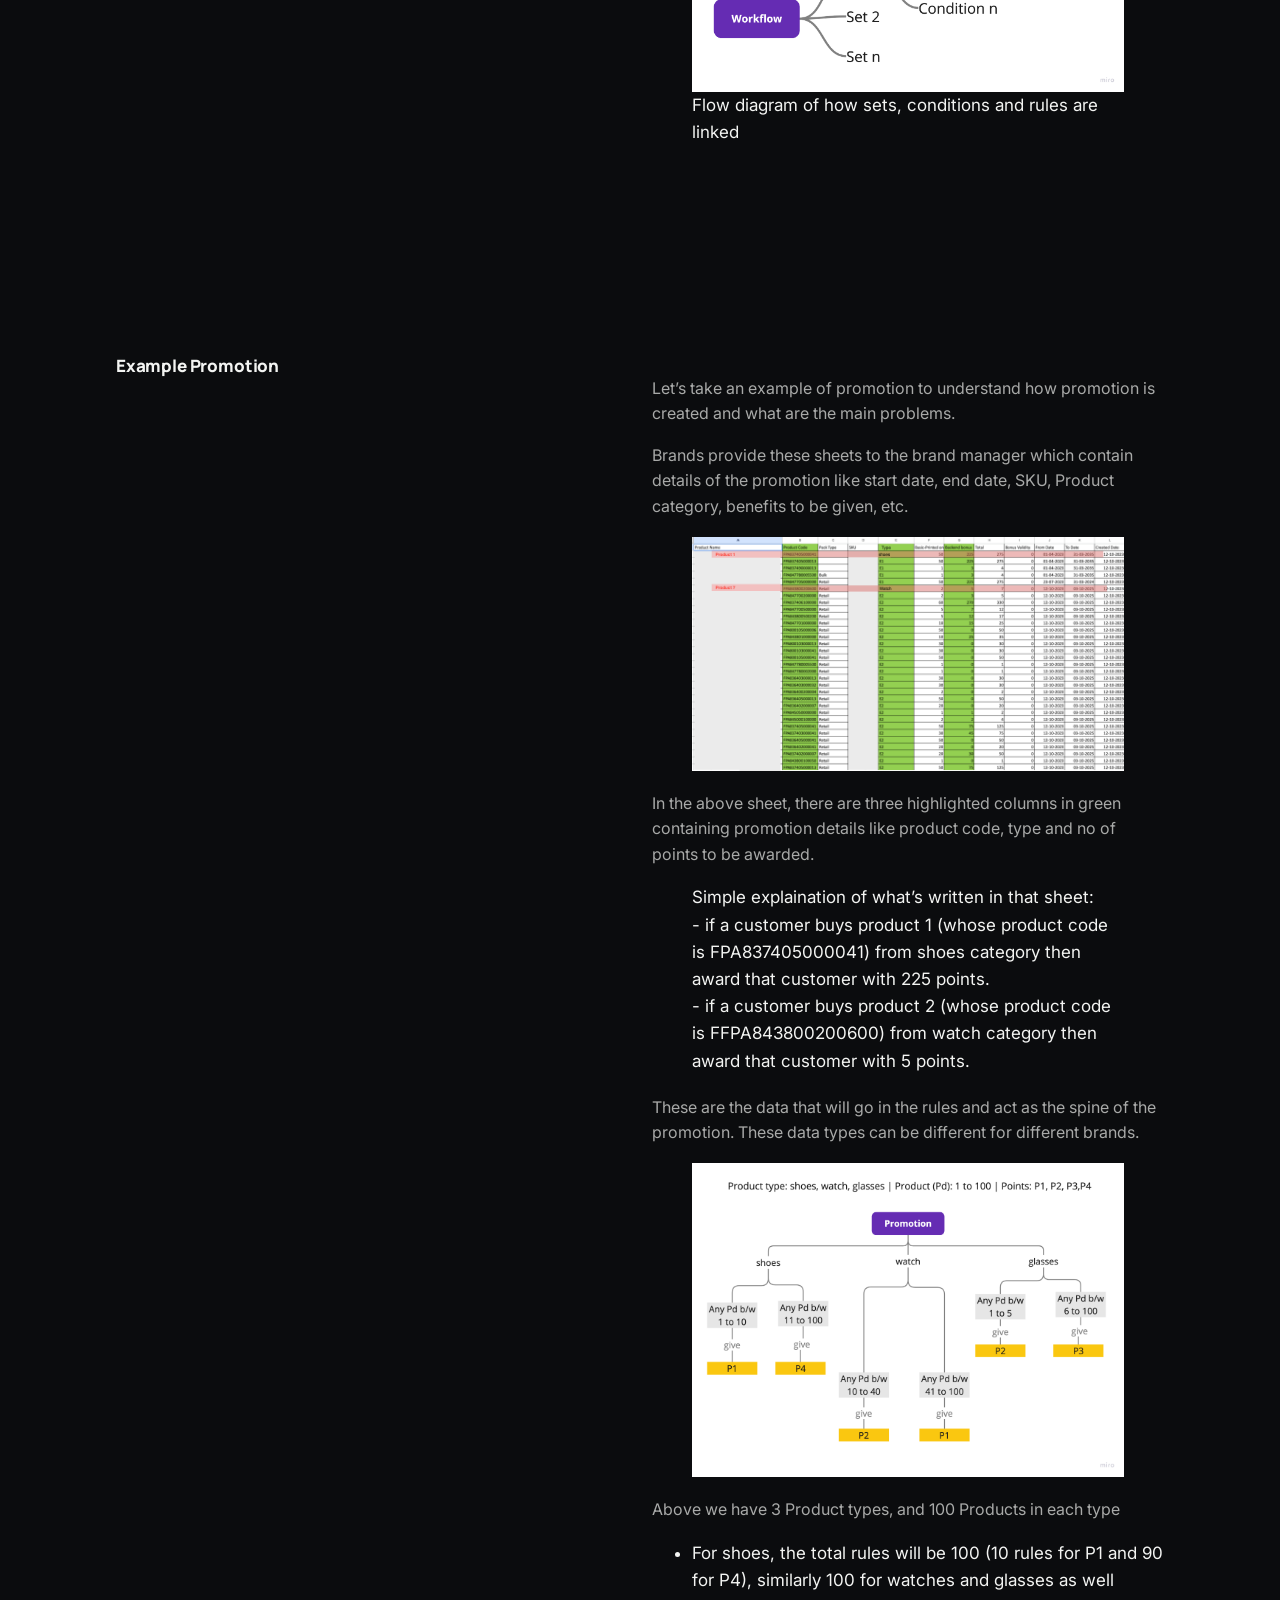
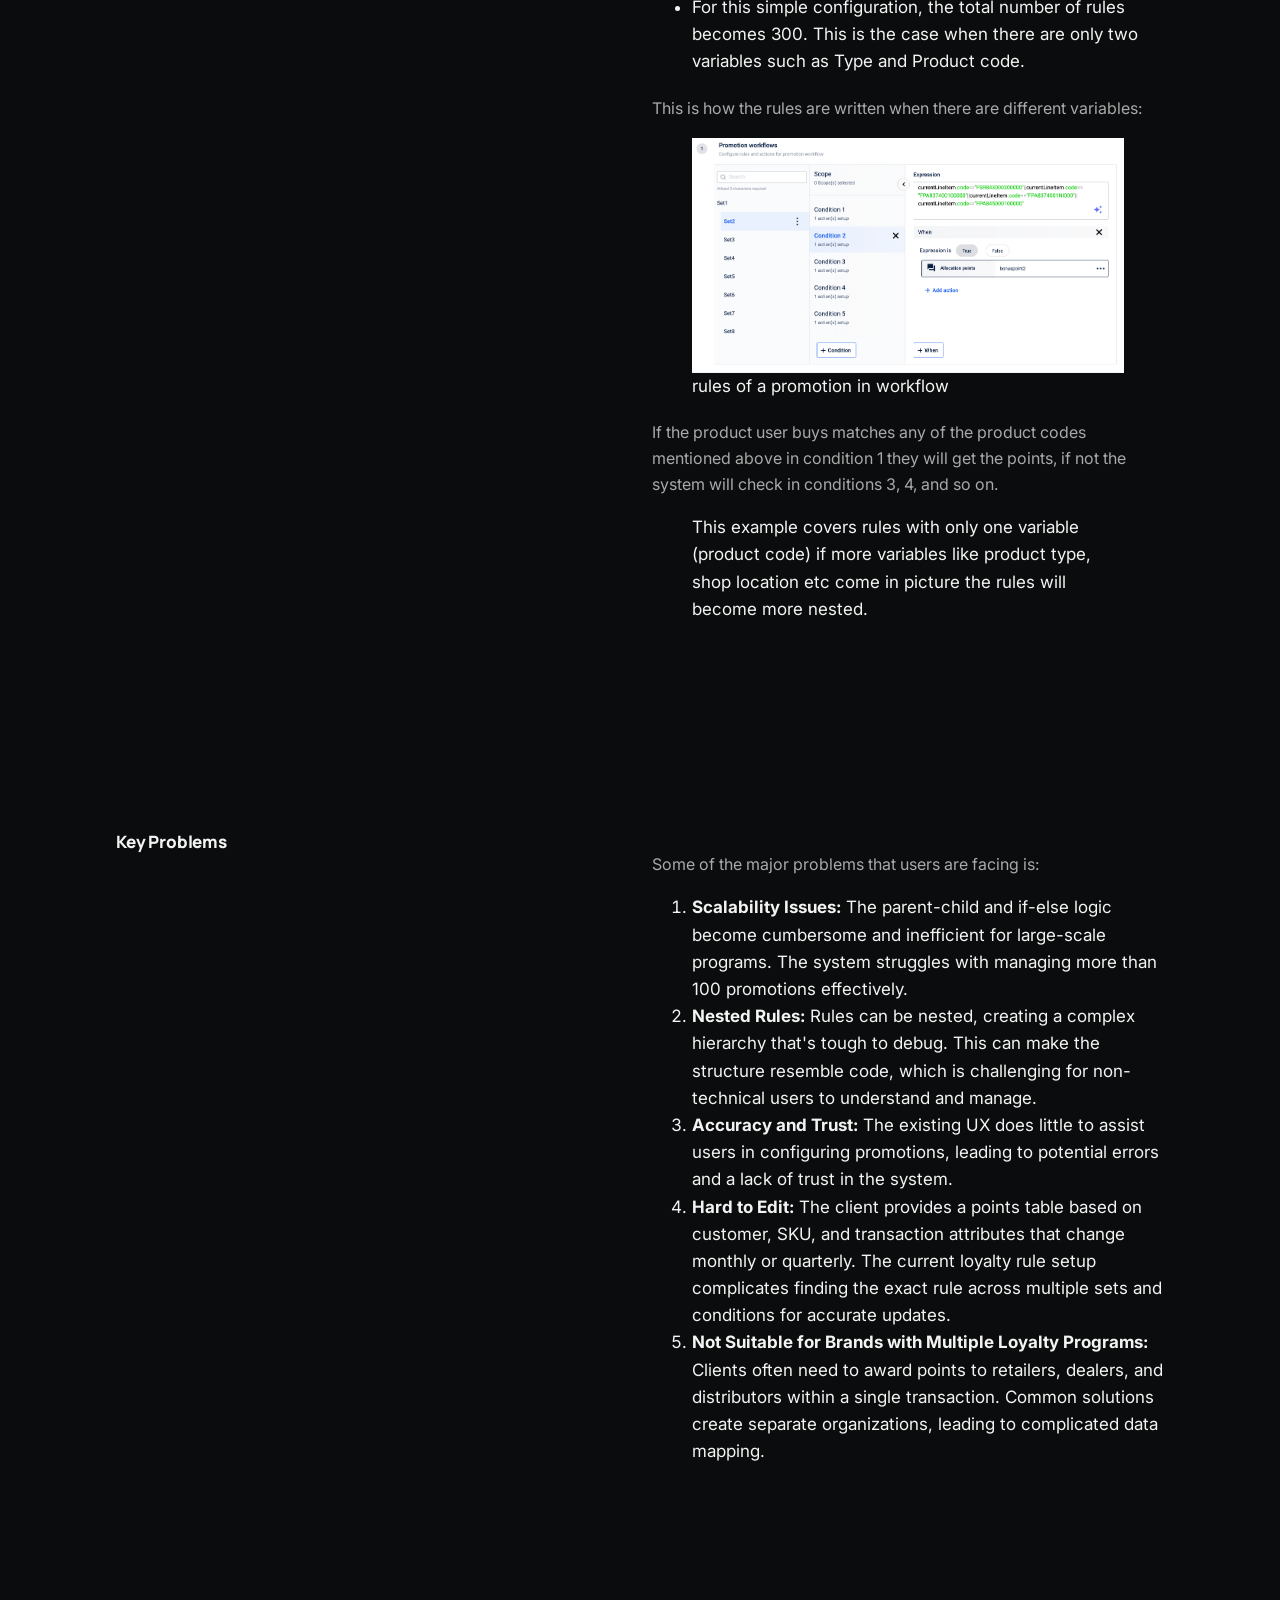
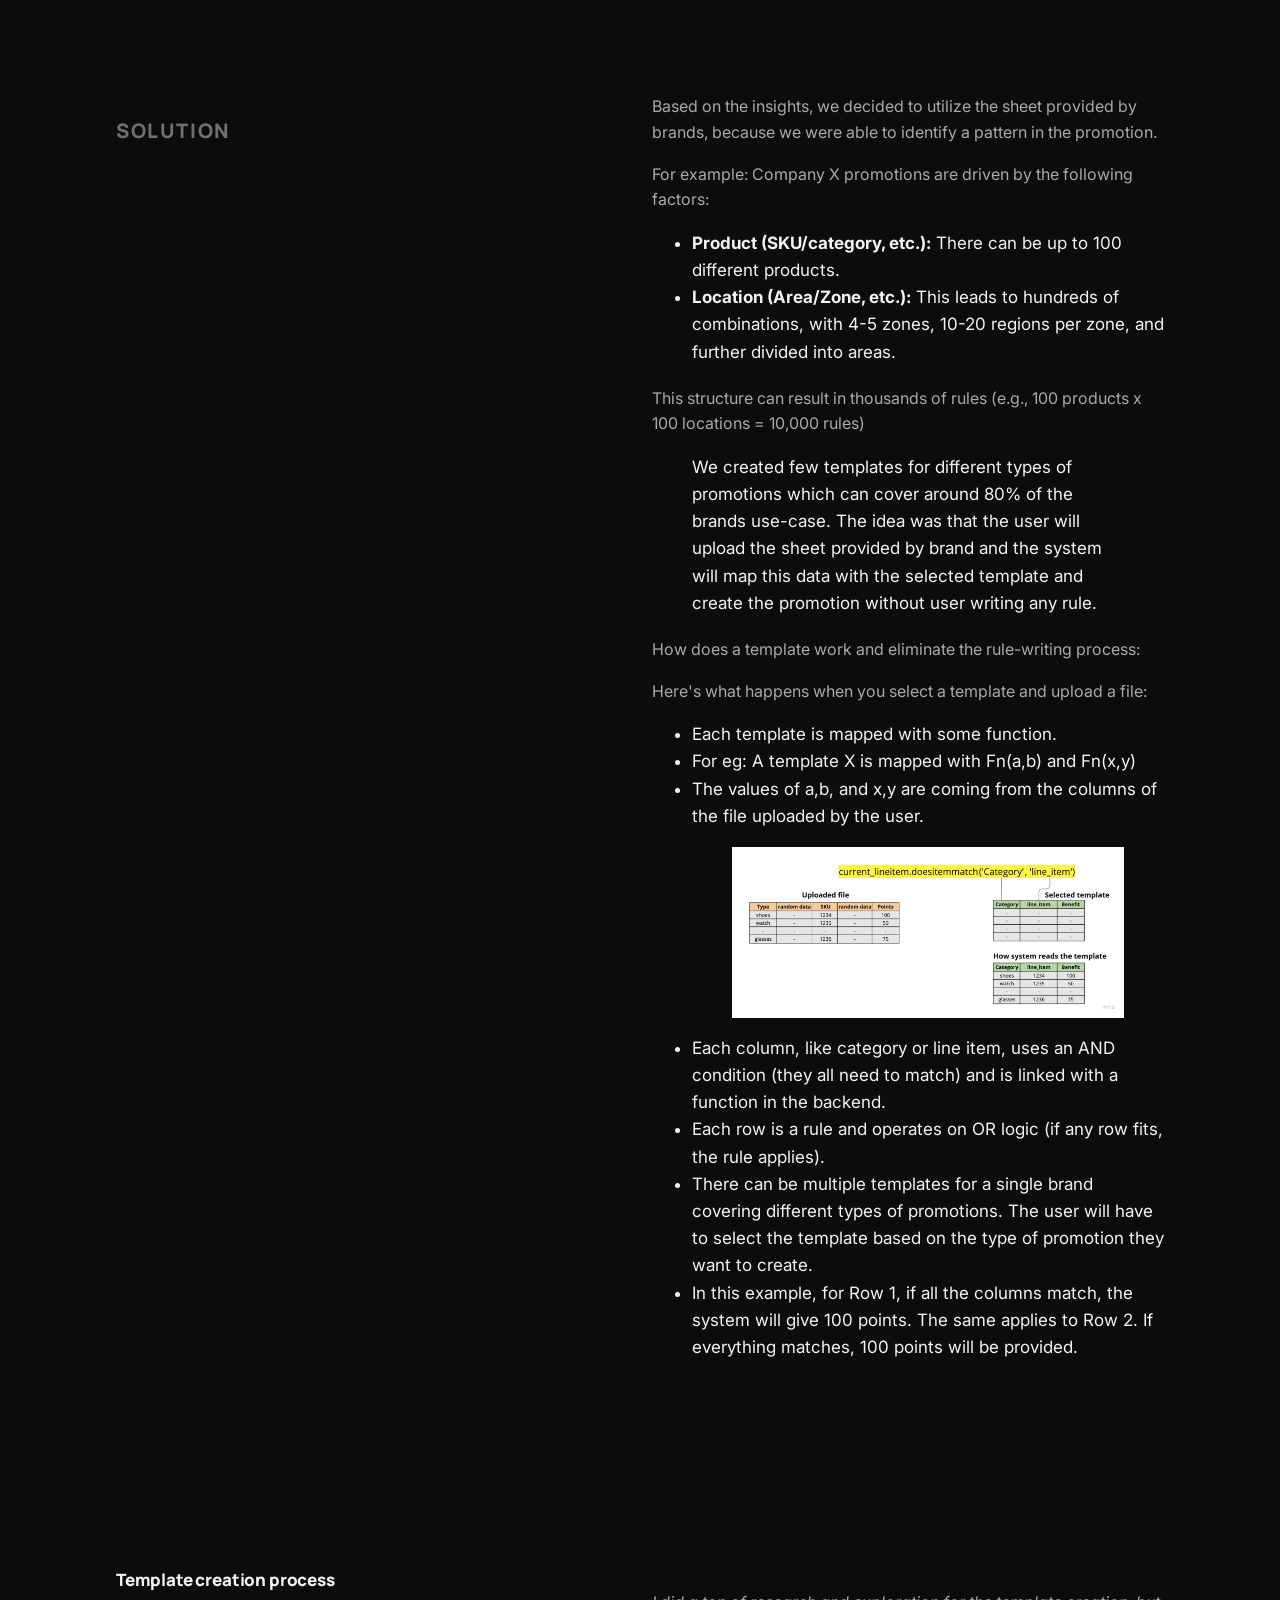
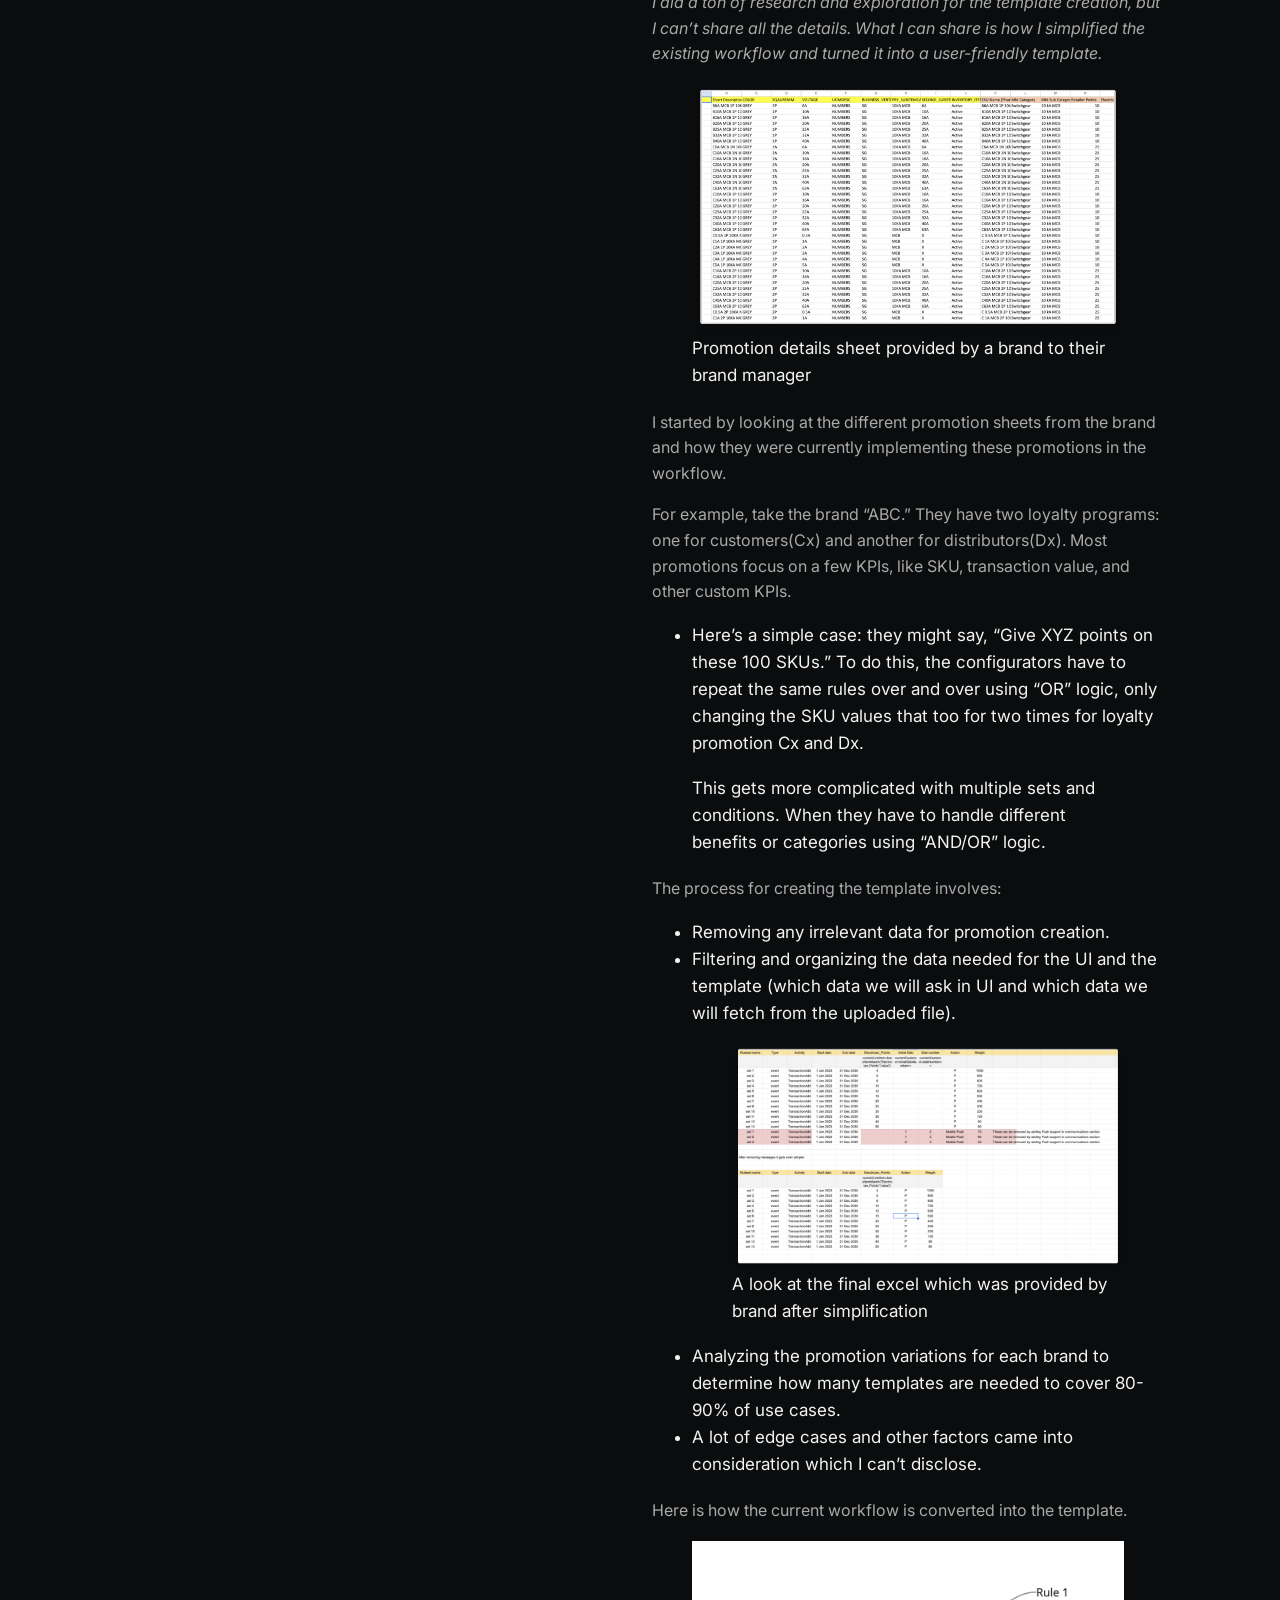
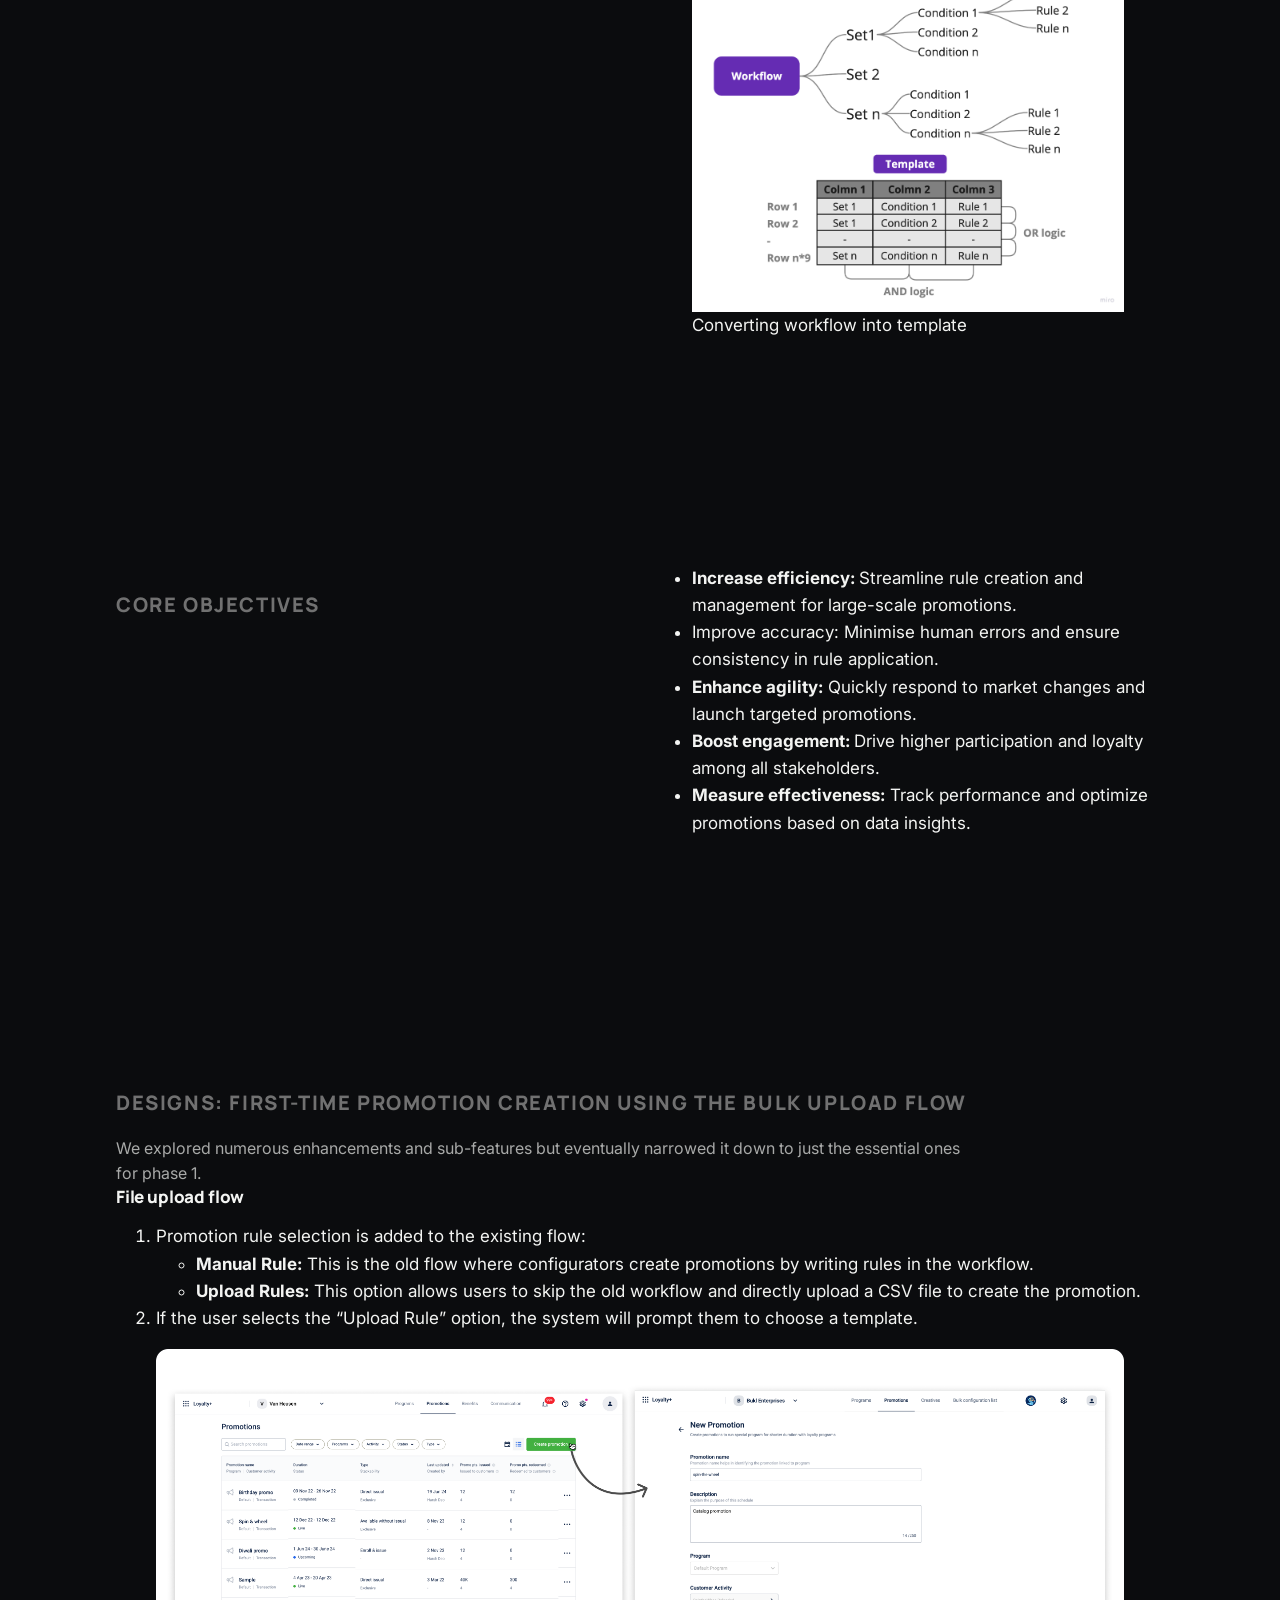
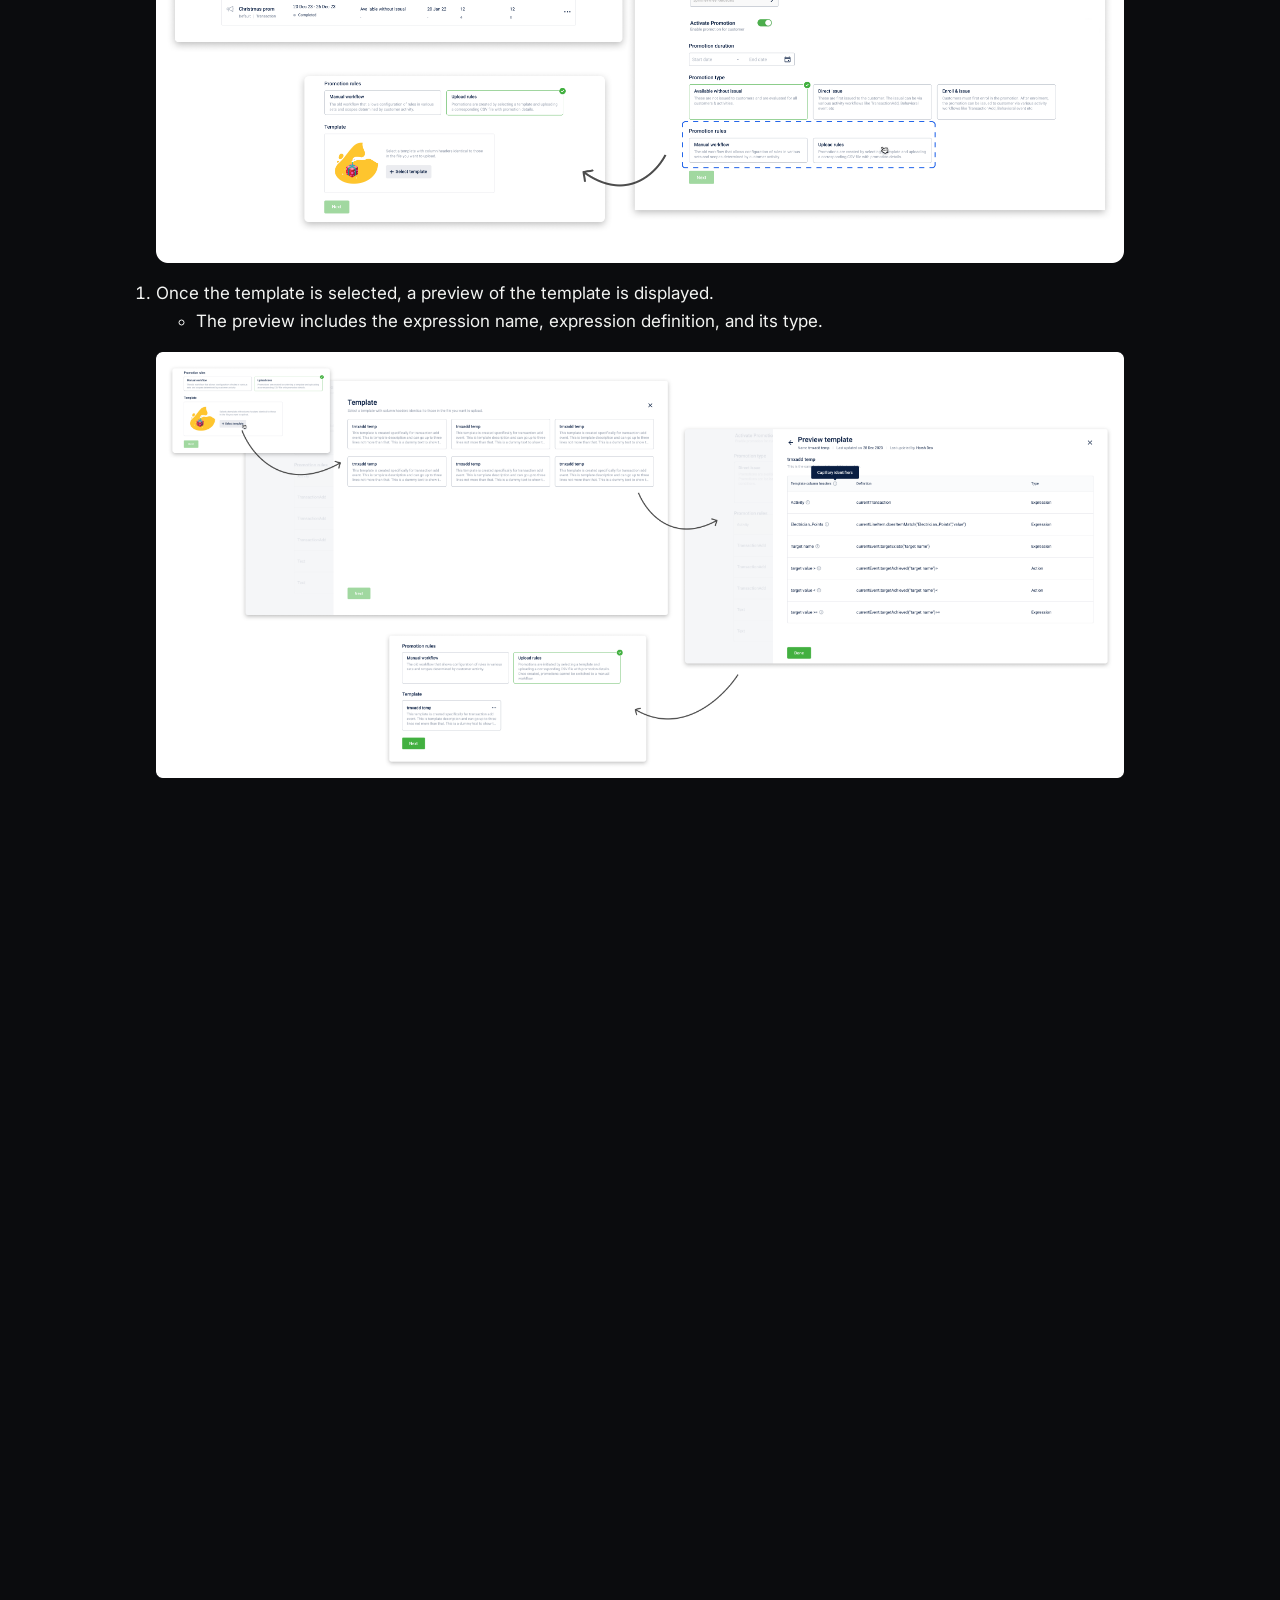
<file: work/loyalty-promotion-case-study.html>
<!doctype html>
<html lang="en" data-theme="dark">
<head>
  <meta charset="UTF-8" />
  <meta name="viewport" content="width=device-width, initial-scale=1.0" />
  <title>Automating the creation and management of Loyalty Promotion. · Rohit Kumar</title>
  <meta name="description" content="Automating promotion creation and management for CPG brands, turning thousands of manually written rules into a bulk CSV upload flow." />
  <link rel="stylesheet" href="../assets/css/style.css" />
  <link rel="stylesheet" href="../assets/css/animations.css" />
</head>
<body>

  <nav class="nav">
    <div class="wrap">
      <a href="../index.html" class="nav-brand">Rohit<span class="nav-brand-dot"></span></a>
      <div class="nav-links">
        <a href="../index.html#work" class="hide-mobile">Work</a>
        <button class="theme-toggle" data-theme-toggle aria-label="Toggle color theme">
          <svg class="icon-sun" viewBox="0 0 24 24" fill="none" stroke="currentColor" stroke-width="2" stroke-linecap="round"><circle cx="12" cy="12" r="4"/><path d="M12 2v2M12 20v2M4.9 4.9l1.4 1.4M17.7 17.7l1.4 1.4M2 12h2M20 12h2M4.9 19.1l1.4-1.4M17.7 6.3l1.4-1.4"/></svg>
          <svg class="icon-moon" viewBox="0 0 24 24" fill="none" stroke="currentColor" stroke-width="2" stroke-linecap="round" stroke-linejoin="round"><path d="M21 12.8A9 9 0 1 1 11.2 3a7 7 0 0 0 9.8 9.8Z"/></svg>
        </button>
      </div>
    </div>
  </nav>

  <header class="cs-hero">
    <div class="wrap">
      <div class="cs-kicker reveal">
        <a href="../index.html">Work</a>
        <span>/</span>
        <span>Loyalty Promotion</span>
      </div>

      <h1 class="reveal">Automating the creation and management of Loyalty Promotion.</h1>
      <p class="lede reveal"><em>This case study is about adding new features and </em><em><strong>improving the user experience on top of the existing UI</strong></em><em>, using the current design components. It's </em><em><strong>not a complete UI redesign</strong></em><em>—the main goal was to enhance functionality and solve user problems without changing the design that's already in place.</em></p>
    </div>
  </header>

  <section class="cs-section">
    <div class="wrap">
      <div style="display:flex; gap:24px; flex-wrap:wrap;" class="reveal">
        <div style="flex:1; min-width:280px;">
          <h3 class="cs-subhead">Background context</h3>
        </div>
        <div style="flex:1; min-width:280px;">
          <p class="cs-body"><strong>What is a loyalty program?</strong></p>
          <p class="cs-body">A loyalty program is a marketing strategy that rewards customers for returning to a brand, encouraging them to keep shopping and make more purchases. Customers earn coupons and points based on their engagement and activities, like transactions, helping brands influence behavior, build loyalty, and boost repeat business.</p>
          <p class="cs-body"><strong>What is a promotion?</strong></p>
          <p class="cs-body">Promotions are short-term loyalty programs that offer extra rewards on top of the basic loyalty program. You might have seen, that during a festival season or to promote a specific product, brands can boost sales by giving customers additional points or coupons.</p>
          <blockquote><p>A most basic example of promotion can be: <br>- If a customer buys something worth more than $500, they get 50 points.<br>- In flipkart if you buy something you get 4 supercoins for each 100 rupess you spend. Similarly in case of credit cards you get rewards based on the purchase you do.</p></blockquote>
          <p class="cs-body">To make these possible brands write these these above conditions in the form of rules(codes) to create the promotion.</p>
          <p class="cs-body"><strong>What is CPG, FMCD, and FMEG?</strong></p>
          <p class="cs-body">Consumer packaged goods (CPGs) refer to <strong>the space within an industry that features goods that consumers use in everyday life.</strong> </p>
          <details>
            <summary><strong>FMCD &amp; FMEG Brands are a subset of CPG.</strong></summary>
            <ul>
              <li><strong>FMCD (Fast-moving consumer durables)</strong> - FMCDs are durables like TVs, refrigerators, washing machines, microwave ovens, etc which have a longer shelf life in years.</li>
              <li><strong>FMEG (Fast-moving electrical goods)</strong> - A subcategory of the above includes household multi-use products like bulbs, LED, etc.</li>
            </ul>
          </details>
          <p class="cs-body"><strong>How does this industry function? </strong>The 4 Ps of Marketing for These Industries</p>
          <details>
            <summary>Product</summary>
            <ul>
              <li>Offer a variety of high-quality and innovative products that meet various consumer needs.</li>
              <li>Focus on continuous innovation and sustainability aspects of products.</li>
              <li>Build a strong brand image and emphasize value proposition.</li>
            </ul>
          </details>
          <details>
            <summary>Price</summary>
            <ul>
              <li>Set prices based on perceived value and market competitiveness.</li>
              <li>Utilize strategic price promotions and bundles to attract customers.</li>
              <li>Implement differentiated pricing strategies for different segments and channels.</li>
            </ul>
          </details>
          <details>
            <summary>Place (Distribution)</summary>
            <ul>
              <li>Establish a wide distribution network across different channels, including traditional and emerging platforms.</li>
              <li>Manage channels effectively to ensure product availability and promotion.</li>
            </ul>
          </details>
          <details>
            <summary>Promotion</summary>
            <ul>
              <li>Develop integrated marketing campaigns utilizing various promotional channels.</li>
              <li>Build strong brand communication through advertising, public relations, and social media.</li>
              <li>Tailor marketing messages and campaigns to specific customer segments.</li>
              <li>Create valuable content and engage with customers on social media.</li>
            </ul>
          </details>
          <p class="cs-body"><strong>How this feature helps brands directly deliver on the 3 Ps</strong></p>
          <details>
            <summary>Price (Incentivization)</summary>
            <ul>
              <li><strong>Loyalty engine</strong> to personalize pricing and quickly respond to the market competition</li>
              <li><strong>Gamify the incentivization</strong> in alignment with pricing strategy to improve engagement</li>
            </ul>
          </details>
          <details>
            <summary>Place (Distribution)</summary>
            <ul>
              <li><strong>Simplify hierarchy management</strong> and reporting; Empower stakeholders with data</li>
              <li>Channel based incentive structures with high flexibility in the configurations</li>
            </ul>
          </details>
          <details>
            <summary>Promotions</summary>
            <ul>
              <li>Help execute <strong>segmented communications &amp; promotions</strong></li>
              <li>Personalize onboarding &amp; engagement campaigns</li>
            </ul>
          </details>
        </div>
      </div>
    </div>
  </section>

  <section class="cs-section">
    <div class="wrap">
      <div style="display:flex; gap:24px; flex-wrap:wrap;" class="reveal">
        <div style="flex:1; min-width:280px;">
          <h3 class="cs-subhead"><strong>Problem Statement</strong></h3>
        </div>
        <div style="flex:1; min-width:280px;">
          <p class="cs-body">A CPG company has to write 1000s lines of rules to create a promotion on top of it, management (editing, testing, and distribution) of these rules manually is both time-consuming and error-prone. </p>
        </div>
      </div>
    </div>
  </section>

  <section class="cs-section">
    <div class="wrap">
      <div style="display:flex; gap:24px; flex-wrap:wrap;" class="reveal">
        <div style="flex:1; min-width:280px;">
          <h3 class="cs-subhead">Introduction</h3>
        </div>
        <div style="flex:1; min-width:280px;">
          <p class="cs-body">This feature allows brands to automate promotion creation, and management in bulk bringing down writing 1000s of rules to using an upload-based system. With the help of this feature, brands can now deliver the right promotion to the right distributors, retailers, and consumers efficiently and faster.</p>
          <ul>
            <li>When creating a promotion, users will have two options:
              <ul>
                <li>Create a manual workflow (existing flow)</li>
                <li>Upload rules in bulk (new flow)</li>
              </ul>
            </li>
            <li>Users will select a template.</li>
            <li>They’ll upload a CSV file containing the promotion rules.</li>
            <li>Once uploaded, the system will validate the CSV against the selected template and flag any errors.</li>
            <li>Users can then simulate the rule using an existing test transaction.</li>
            <li>After this, the user can submit the promotion for approval.</li>
            <li>The approver can either accept or reject the promotion, adding any necessary notes.</li>
          </ul>
        </div>
      </div>
      <figure class="reveal">
        <img src="../assets/img/case-studies/loyalty-promotion/img-01.png" alt="Screenshot of the existing promotion creation flow" loading="lazy">
      </figure>
    </div>
  </section>

  <section class="cs-section">
    <div class="wrap">
      <div style="display:flex; gap:24px; flex-wrap:wrap;" class="reveal">
        <div style="flex:1; min-width:280px;">
          <h3 class="cs-subhead">Core users</h3>
        </div>
        <div style="flex:1; min-width:280px;">
          <ul>
            <li><strong>Brand Managers:</strong> The point of contact between the brand and Capillary. They gather all requirements from the brand and manage the brand’s loyalty program.</li>
            <li><strong>Loyalty Program Administrators:</strong> The configurators who handle all the setup and configuration related to the brand's loyalty program.</li>
          </ul>
        </div>
      </div>
    </div>
  </section>

  <section class="cs-section">
    <div class="wrap">
      <div style="display:flex; gap:24px; flex-wrap:wrap;" class="reveal">
        <div style="flex:1; min-width:280px;">
          <h3 class="cs-subhead">Research</h3>
        </div>
        <div style="flex:1; min-width:280px;">
          <p class="cs-body"><strong>Understanding the current behaviors of brand managers and loyalty program administrators in gathering requirements from the brands.</strong></p>
          <figure>
            <img src="../assets/img/case-studies/loyalty-promotion/img-02.png" alt="Rectangle 4.png" loading="lazy">
          </figure>
          <details>
            <summary>It began with multiple calls with various brand managers and their program administrators to understand their current behaviors and the jobs they need to accomplish (JTBD).</summary>
            <ul>
              <li>How do they gather requirements for different promotions?</li>
              <li>Once the requirements are received, how do they create promotions and track all the promotions created? With so many promotions, how do they manage their distribution?</li>
              <li>How do they test the created promotions?</li>
              <li>After creating a promotion, what changes are typically made, and how frequently?</li>
              <li>How do they manage promotions that have already been created?</li>
            </ul>
          </details>
        </div>
      </div>
    </div>
  </section>

  <section class="cs-section">
    <div class="wrap">
      <div style="display:flex; gap:24px; flex-wrap:wrap;" class="reveal">
        <div style="flex:1; min-width:280px;">
          <h3 class="cs-subhead">Understanding the Problem</h3>
        </div>
        <div style="flex:1; min-width:280px;">
          <p class="cs-body"><strong>How does the current system work?</strong></p>
          <p class="cs-body">Right now, the promotion creation page uses a workflow where rules are manually written for each promotion. These rules are structured in sets (Parent), where each set can have multiple conditions (Child), and each condition can contain several rules.</p>
          <p class="cs-body">These conditions follow an if/else logic. For example: If condition 1 is true, then issue points; otherwise, check condition 2.</p>
          <figure>
            <img src="../assets/img/case-studies/loyalty-promotion/img-03.png" alt="Flow diagram of how sets, conditions and rules are linked" loading="lazy">
            <figcaption>Flow diagram of how sets, conditions and rules are linked</figcaption>
          </figure>
        </div>
      </div>
    </div>
  </section>

  <section class="cs-section">
    <div class="wrap">
      <div style="display:flex; gap:24px; flex-wrap:wrap;" class="reveal">
        <div style="flex:1; min-width:280px;">
          <h4>Example Promotion</h4>
        </div>
        <div style="flex:1; min-width:280px;">
          <p class="cs-body">Let’s take an example of promotion to understand how promotion is created and what are the main problems.</p>
          <p class="cs-body">Brands provide these sheets to the brand manager which contain details of the promotion like start date, end date, SKU, Product category, benefits to be given, etc.</p>
          <figure>
            <img src="../assets/img/case-studies/loyalty-promotion/img-04.png" alt="Screenshot 2024-09-20 at 2.54.00 PM.png" loading="lazy">
          </figure>
          <p class="cs-body">In the above sheet, there are three highlighted columns in green containing promotion details like product code, type and no of points to be awarded.</p>
          <blockquote><p>Simple explaination of what’s written in that sheet:<br>- if a customer buys product 1 (whose product code is FPA837405000041) from shoes category then award that customer with 225 points.<br>- if a customer buys product 2 (whose product code is FFPA843800200600) from watch category then award that customer with 5 points.</p></blockquote>
          <p class="cs-body">These are the data that will go in the rules and act as the spine of the promotion. These data types can be different for different brands.</p>
          <figure>
            <img src="../assets/img/case-studies/loyalty-promotion/img-05.png" alt="image.png" loading="lazy">
          </figure>
          <p class="cs-body">Above we have 3 Product types, and 100 Products in each type</p>
          <ul>
            <li>For shoes, the total rules will be 100 (10 rules for P1 and 90 for P4), similarly 100 for watches and glasses as well</li>
            <li>For this simple configuration, the total number of rules becomes 300. This is the case when there are only two variables such as Type and Product code.</li>
          </ul>
          <p class="cs-body">This is how the rules are written when there are different variables:</p>
          <figure>
            <img src="../assets/img/case-studies/loyalty-promotion/img-06.png" alt="rules of a promotion in workflow" loading="lazy">
            <figcaption>rules of a promotion in workflow</figcaption>
          </figure>
          <p class="cs-body">If the product user buys matches any of the product codes mentioned above in condition 1 they will get the points, if not the system will check in conditions 3, 4, and so on.</p>
          <blockquote><p>This example covers rules with only one variable (product code) if more variables like product type, shop location etc come in picture the rules will become more nested.</p></blockquote>
        </div>
      </div>
    </div>
  </section>

  <section class="cs-section">
    <div class="wrap">
      <div style="display:flex; gap:24px; flex-wrap:wrap;" class="reveal">
        <div style="flex:1; min-width:280px;">
          <h4>Key Problems</h4>
        </div>
        <div style="flex:1; min-width:280px;">
          <p class="cs-body">Some of the major problems that users are facing is:</p>
          <ol>
            <li><strong>Scalability Issues:</strong> The parent-child and if-else logic become cumbersome and inefficient for large-scale programs. The system struggles with managing more than 100 promotions effectively.</li>
            <li><strong>Nested Rules:</strong> Rules can be nested, creating a complex hierarchy that's tough to debug. This can make the structure resemble code, which is challenging for non-technical users to understand and manage.</li>
            <li><strong>Accuracy and Trust:</strong> The existing UX does little to assist users in configuring promotions, leading to potential errors and a lack of trust in the system.</li>
            <li><strong>Hard to Edit:</strong> The client provides a points table based on customer, SKU, and transaction attributes that change monthly or quarterly. The current loyalty rule setup complicates finding the exact rule across multiple sets and conditions for accurate updates.</li>
            <li><strong>Not Suitable for Brands with Multiple Loyalty Programs:</strong> Clients often need to award points to retailers, dealers, and distributors within a single transaction. Common solutions create separate organizations, leading to complicated data mapping.</li>
          </ol>
        </div>
      </div>
    </div>
  </section>

  <section class="cs-section">
    <div class="wrap">
      <div style="display:flex; gap:24px; flex-wrap:wrap;" class="reveal">
        <div style="flex:1; min-width:280px;">
          <h3 class="cs-subhead">Solution</h3>
        </div>
        <div style="flex:1; min-width:280px;">
          <p class="cs-body">Based on the insights, we decided to utilize the sheet provided by brands, because we were able to identify a pattern in the promotion.</p>
          <p class="cs-body">For example: Company X promotions are driven by the following factors:</p>
          <ul>
            <li><strong>Product (SKU/category, etc.):</strong> There can be up to 100 different products.</li>
            <li><strong>Location (Area/Zone, etc.):</strong> This leads to hundreds of combinations, with 4-5 zones, 10-20 regions per zone, and further divided into areas.</li>
          </ul>
          <p class="cs-body">This structure can result in thousands of rules (e.g., 100 products x 100 locations  = 10,000 rules)</p>
          <blockquote><p>We created few templates for different types of promotions which can cover around 80% of the brands use-case. The idea was that the user will upload the sheet provided by brand and the system will map this data with the selected template and create the promotion without user writing any rule. </p></blockquote>
          <p class="cs-body">How does a template work and eliminate the rule-writing process:</p>
          <p class="cs-body">Here's what happens when you select a template and upload a file:</p>
          <ul>
            <li>Each template is mapped with some function. </li>
            <li>For eg: A template X is mapped with Fn(a,b) and Fn(x,y)</li>
            <li>The values of a,b, and x,y are coming from the columns of the file uploaded by the user.
              <figure>
                <img src="../assets/img/case-studies/loyalty-promotion/img-07.png" alt="image.png" loading="lazy">
              </figure>
            </li>
            <li>Each column, like category or line item, uses an AND condition (they all need to match) and is linked with a function in the backend. </li>
            <li>Each row is a rule and operates on OR logic (if any row fits, the rule applies).</li>
            <li>There can be multiple templates for a single brand covering different types of promotions. The user will have to select the template based on the type of promotion they want to create.</li>
            <li>In this example, for Row 1, if all the columns match, the system will give 100 points. The same applies to Row 2. If everything matches, 100 points will be provided.</li>
          </ul>
        </div>
      </div>
    </div>
  </section>

  <section class="cs-section">
    <div class="wrap">
      <div style="display:flex; gap:24px; flex-wrap:wrap;" class="reveal">
        <div style="flex:1; min-width:280px;">
          <h4>Template creation process</h4>
        </div>
        <div style="flex:1; min-width:280px;">
          <p class="cs-body"><em>I did a ton of research and exploration for the template creation, but I can’t share all the details. What I can share is how I simplified the existing workflow and turned it into a user-friendly template.</em></p>
          <figure>
            <img src="../assets/img/case-studies/loyalty-promotion/img-08.png" alt="Promotion details sheet provided by a brand to their brand manager" loading="lazy">
            <figcaption>Promotion details sheet provided by a brand to their brand manager</figcaption>
          </figure>
          <p class="cs-body">I started by looking at the different promotion sheets from the brand and how they were currently implementing these promotions in the workflow.</p>
          <p class="cs-body">For example, take the brand “ABC.” They have two loyalty programs: one for customers(Cx) and another for distributors(Dx). Most promotions focus on a few KPIs, like SKU, transaction value, and other custom KPIs.</p>
          <ul>
            <li>Here’s a simple case: they might say, “Give XYZ points on these 100 SKUs.” To do this, the configurators have to repeat the same rules over and over using “OR” logic, only changing the SKU values that too for two times for loyalty promotion Cx and Dx.</li>
          </ul>
          <blockquote><p>This gets more complicated with multiple sets and conditions. When they have to handle different benefits or categories using “AND/OR” logic.</p></blockquote>
          <p class="cs-body">The process for creating the template involves:</p>
          <ul>
            <li>Removing any irrelevant data for promotion creation.</li>
            <li>Filtering and organizing the data needed for the UI and the template (which data we will ask in UI and which data we will fetch from the uploaded file).
              <figure>
                <img src="../assets/img/case-studies/loyalty-promotion/img-09.png" alt="A look at the final excel which was provided by brand after simplification" loading="lazy">
                <figcaption>A look at the final excel which was provided by brand after simplification</figcaption>
              </figure>
            </li>
            <li>Analyzing the promotion variations for each brand to determine how many templates are needed to cover 80-90% of use cases.</li>
            <li>A lot of edge cases and other factors came into consideration which I can’t disclose. </li>
          </ul>
          <p class="cs-body">Here is how the current workflow is converted into the template.</p>
          <figure>
            <img src="../assets/img/case-studies/loyalty-promotion/img-10.png" alt="Converting workflow into template" loading="lazy">
            <figcaption>Converting workflow into template</figcaption>
          </figure>
        </div>
      </div>
    </div>
  </section>

  <section class="cs-section">
    <div class="wrap">
      <div style="display:flex; gap:24px; flex-wrap:wrap;" class="reveal">
        <div style="flex:1; min-width:280px;">
          <h3 class="cs-subhead">Core Objectives</h3>
        </div>
        <div style="flex:1; min-width:280px;">
          <ul>
            <li><strong>Increase efficiency: </strong>Streamline rule creation and management for large-scale promotions.</li>
            <li>Improve accuracy: Minimise human errors and ensure consistency in rule application.</li>
            <li><strong>Enhance agility:</strong> Quickly respond to market changes and launch targeted promotions.</li>
            <li><strong>Boost engagement: </strong>Drive higher participation and loyalty among all stakeholders.</li>
            <li><strong>Measure effectiveness:</strong> Track performance and optimize promotions based on data insights.</li>
          </ul>
        </div>
      </div>
    </div>
  </section>

  <section class="cs-section">
    <div class="wrap">
      <h3 class="cs-subhead reveal">Designs: First-time promotion creation using the bulk upload flow</h3>
      <p class="cs-body reveal">We explored numerous enhancements and sub-features but eventually narrowed it down to just the essential ones for phase 1.</p>
      <h4 class="reveal">File upload flow</h4>
      <ol class="reveal">
        <li>Promotion rule selection is added to the existing flow:
          <ul>
            <li><strong>Manual Rule:</strong> This is the old flow where configurators create promotions by writing rules in the workflow.</li>
            <li><strong>Upload Rules:</strong> This option allows users to skip the old workflow and directly upload a CSV file to create the promotion.</li>
          </ul>
        </li>
        <li>If the user selects the “Upload Rule” option, the system will prompt them to choose a template.</li>
      </ol>
      <figure class="reveal">
        <img src="../assets/img/case-studies/loyalty-promotion/img-11.png" alt="Template selection screen" loading="lazy">
      </figure>
      <ol class="reveal">
        <li>Once the template is selected, a preview of the template is displayed.
          <ul>
            <li>The preview includes the expression name, expression definition, and its type.</li>
          </ul>
        </li>
      </ol>
      <figure class="reveal">
        <img src="../assets/img/case-studies/loyalty-promotion/img-12.png" alt="Template preview screen" loading="lazy">
      </figure>
      <ol class="reveal">
        <li>After selecting the template, the user will upload the CSV file.
          <ul>
            <li>A preview of the template mapping with the uploaded file will be shown after the upload.
              <p class="cs-body">↗️ Background context on how template and file mapping work.</p>
            </li>
            <li>The preview includes the mapping of column headers from the uploaded file to the column headers in the template, the column header types, and a preview of the information.</li>
          </ul>
        </li>
      </ol>
      <figure class="reveal">
        <img src="../assets/img/case-studies/loyalty-promotion/img-13.png" alt="CSV upload and mapping preview screen" loading="lazy">
      </figure>
      <ol class="reveal">
        <li>Once the file is uploaded, the user will need to validate it.
          <ul>
            <li>The validation checks for any errors in the uploaded file. If errors are found, the system will provide a new file highlighting the erroneous rows.</li>
          </ul>
        </li>
      </ol>
      <figure class="reveal">
        <img src="../assets/img/case-studies/loyalty-promotion/img-14.png" alt="File validation screen" loading="lazy">
      </figure>
      <h4 class="reveal">Define Action</h4>
      <ol class="reveal">
        <li>Define Action basically means determining what will happen once the rules are satisfied. Actions represent the benefits, which can take the form of points, coupons, or vouchers. For phase 1, we are focusing solely on points.</li>
      </ol>
      <figure class="reveal">
        <img src="../assets/img/case-studies/loyalty-promotion/img-15.png" alt="Define Action screen" loading="lazy">
      </figure>
      <p class="cs-body reveal">Why is it necessary to define an action when the number of points to be given to the user is already in the uploaded file?</p>
      <ul class="reveal">
        <li>A point action includes various metadata, such as:
          <ul>
            <li>Earn and expiry conditions for those points.</li>
            <li>Whether the points are percentage-based (e.g., 10% of the transaction value) or fixed value (e.g., 100 or 200 points).</li>
          </ul>
        </li>
        <li>The uploaded file only includes the point value, but it doesn't contain the other metadata.</li>
        <li>For a promotion, all points awarded share the same metadata.</li>
        <li>Therefore, the user only needs to specify the number of points in the file, while the other metadata will be provided through the action details.</li>
      </ul>
      <figure class="reveal">
        <img src="../assets/img/case-studies/loyalty-promotion/img-16.png" alt="Point action metadata screen" loading="lazy">
      </figure>
      <h4 class="reveal">Simulation of Promotion</h4>
      <ol class="reveal">
        <li>Once the promotion configuration is complete, the user can test it by passing sample transactions.
          <ul>
            <li>After selecting a customer, all transactions for that customer will be displayed.</li>
            <li>Since many promotions apply only when the transaction amount exceeds a certain value, showing the transaction amount upfront is crucial. This helps the user decide whether to test the promotion with that transaction or not.</li>
          </ul>
        </li>
      </ol>
      <figure class="reveal">
        <img src="../assets/img/case-studies/loyalty-promotion/img-17.png" alt="Customer transaction selection screen" loading="lazy">
      </figure>
      <ol class="reveal">
        <li>Based on the selected customer and transaction number, the details of that specific transaction will be displayed.
          <ul>
            <li>Users can adjust the amount, quantity, and discount for each transaction because many promotions apply only when the line item quantity exceeds a certain threshold. This allows users the flexibility to customize the bill as needed for testing.</li>
          </ul>
        </li>
      </ol>
      <figure class="reveal">
        <img src="../assets/img/case-studies/loyalty-promotion/img-18.png" alt="Transaction detail editing screen" loading="lazy">
      </figure>
      <ol class="reveal">
        <li>After testing the promotion, the points details will be visible for each line item.
          <ul>
            <li>Since multiple promotions can apply to a single transaction, users will see a breakdown of the allotted points, showing which promotions are applicable and how the points are distributed among each promotion.</li>
          </ul>
        </li>
      </ol>
      <figure class="reveal">
        <img src="../assets/img/case-studies/loyalty-promotion/img-19.png" alt="Points breakdown screen" loading="lazy">
      </figure>
      <ol class="reveal">
        <li><strong>Compare with Original Earn:</strong> If the user wants to see how the points change across all applicable promotions, they can turn on this toggle.
          <ul>
            <li>In the original earn view, users can see that the tested promotion “spin-the-wheel” didn’t award any points because it isn’t live yet. Initially, the “Christmas offer” was giving 150 points, but now it’s only giving 100 points.</li>
          </ul>
        </li>
      </ol>
      <figure class="reveal">
        <img src="../assets/img/case-studies/loyalty-promotion/img-20.png" alt="Compare with Original Earn screen" loading="lazy">
      </figure>
      <ol class="reveal">
        <li>Once the simulation is complete, the user can send the promotion for approval.
          <ul>
            <li>The approver will review the transactions simulated for this promotion. If they believe any other transactions should be tested before going live, they can test those and then make the promotion live.</li>
          </ul>
        </li>
      </ol>
      <figure class="reveal">
        <img src="../assets/img/case-studies/loyalty-promotion/img-21.png" alt="Approval submission screen" loading="lazy">
      </figure>
    </div>
  </section>

  <section class="cs-section">
    <div class="wrap">
      <h3 class="cs-subhead reveal">Results</h3>
      <ul class="reveal">
        <li>This was the MVP of a larger project where we aimed to test its scalability with a few brands.</li>
        <li>The brands loved this new approach because it saves configurators a lot of time. Editing anything post-creation is straightforward; they just need to edit the file and re-upload it instead of sifting through sets and conditions to find the right rule.</li>
        <li>The simulation flow effectively reduces errors. Previously, promotions went live in the testing environment, and configurators would have to correct errors afterward, which was time-consuming and less effective.</li>
        <li>Every stakeholder understands the CSV file and how these rules work, which helps drive higher participation and loyalty among all parties involved.</li>
        <li>The project's extension includes many new features, like creating multiple promotions by uploading data and developing complex promotions with milestones and streaks, which I can't discuss in detail here.</li>
      </ul>
      <blockquote class="reveal"><p>Thank you for taking the time to explore this case study! I hope you found it insightful and informative. If you have any questions or would like to discuss this project further, feel free to <a href="http://www.linkedin.com/in/rohitux">connect with me</a>. I’d love to hear your thoughts!</p></blockquote>
    </div>
  </section>

  <footer>
    <div class="wrap">
      <span class="footer-note">© 2026 Rohit Kumar</span>
      <div class="footer-links">
        <a href="../index.html">Back to work</a>
        <a href="mailto:you@email.com">Email</a>
      </div>
    </div>
  </footer>

  <script src="../assets/js/main.js"></script>
</body>
</html>
</file>
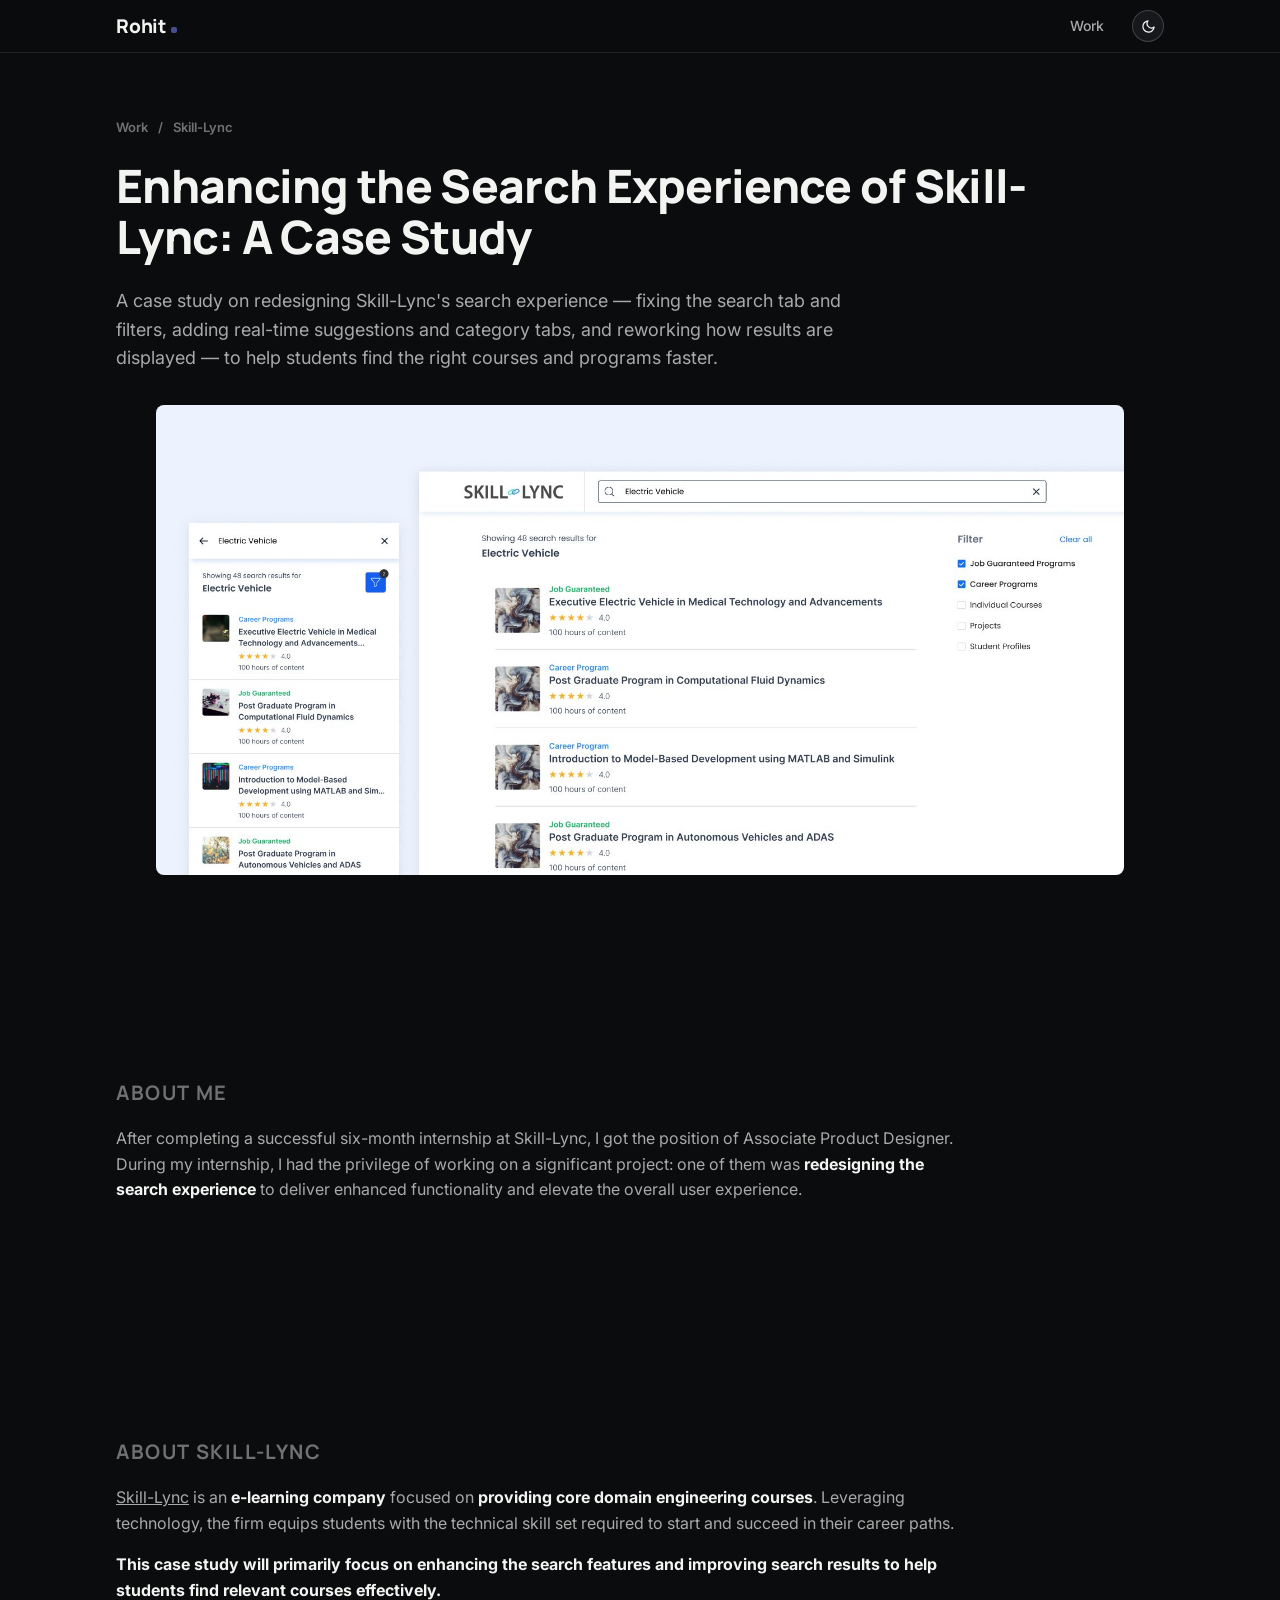
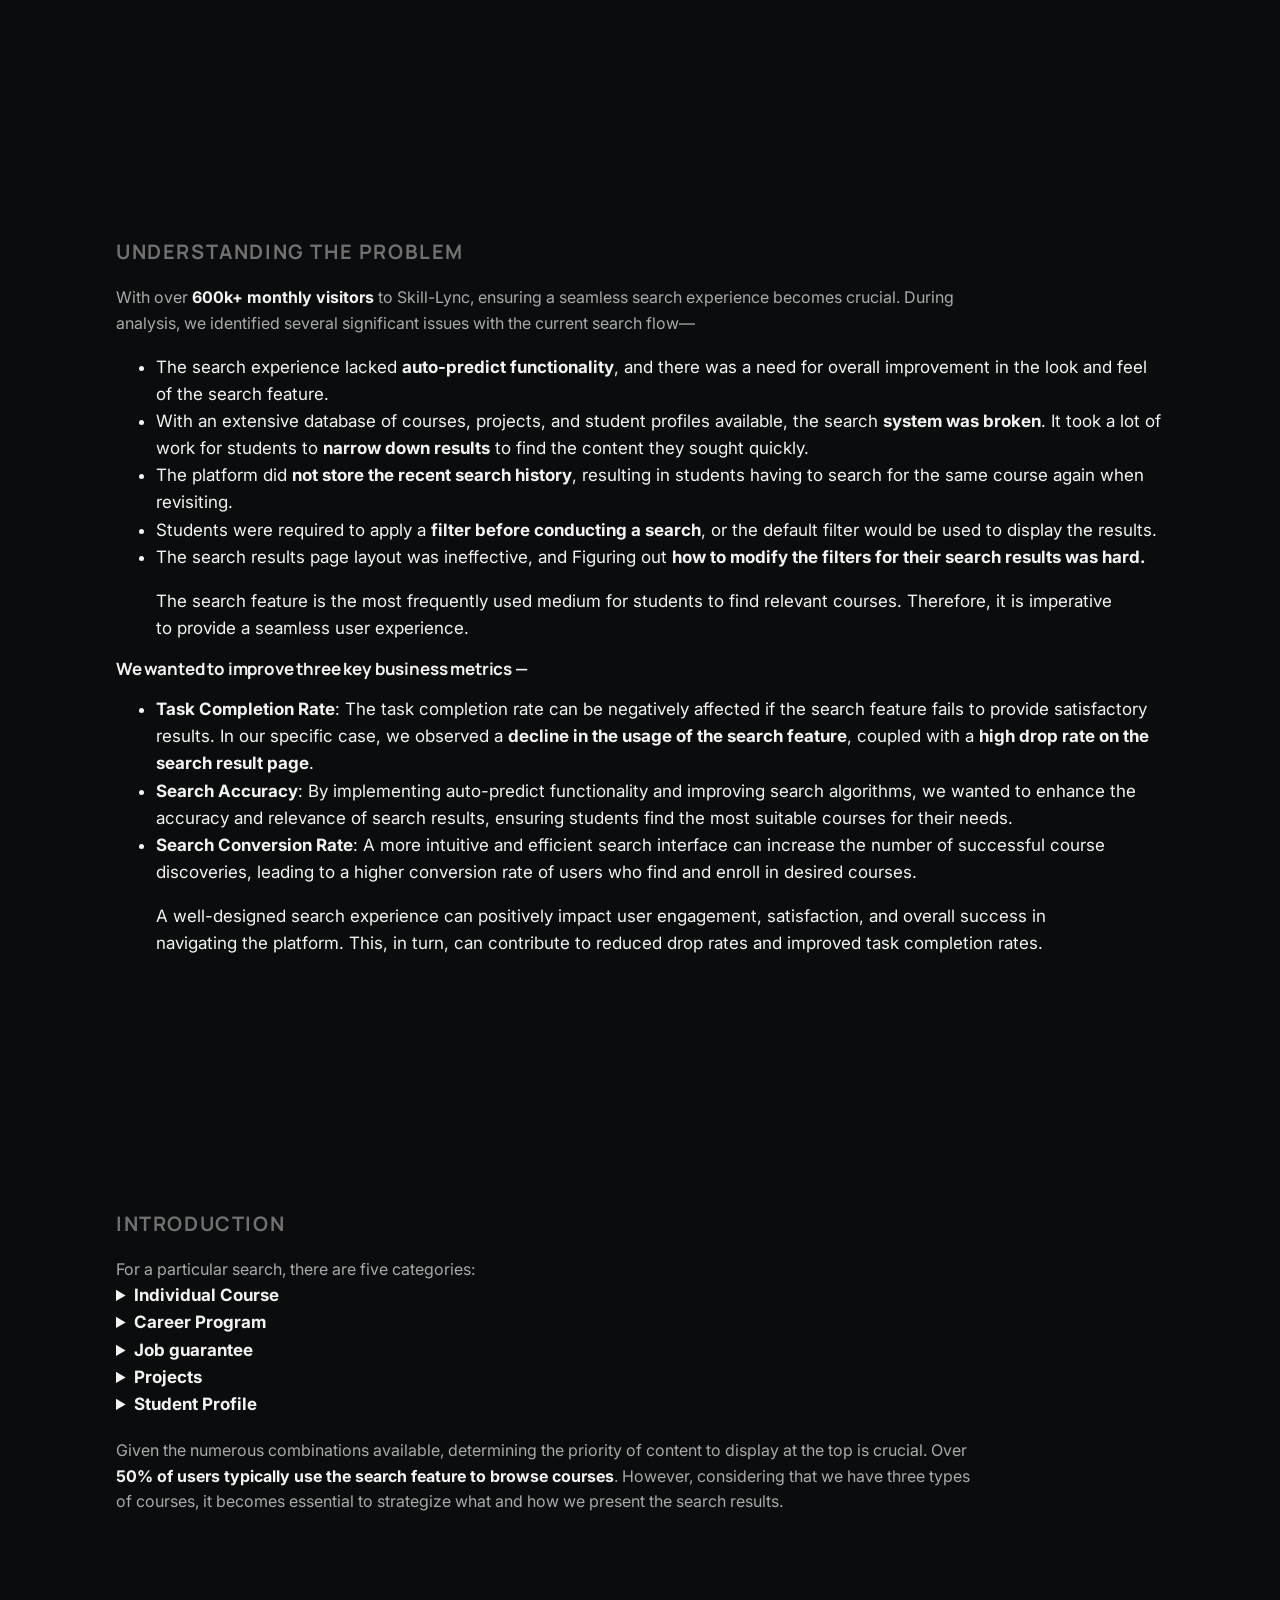
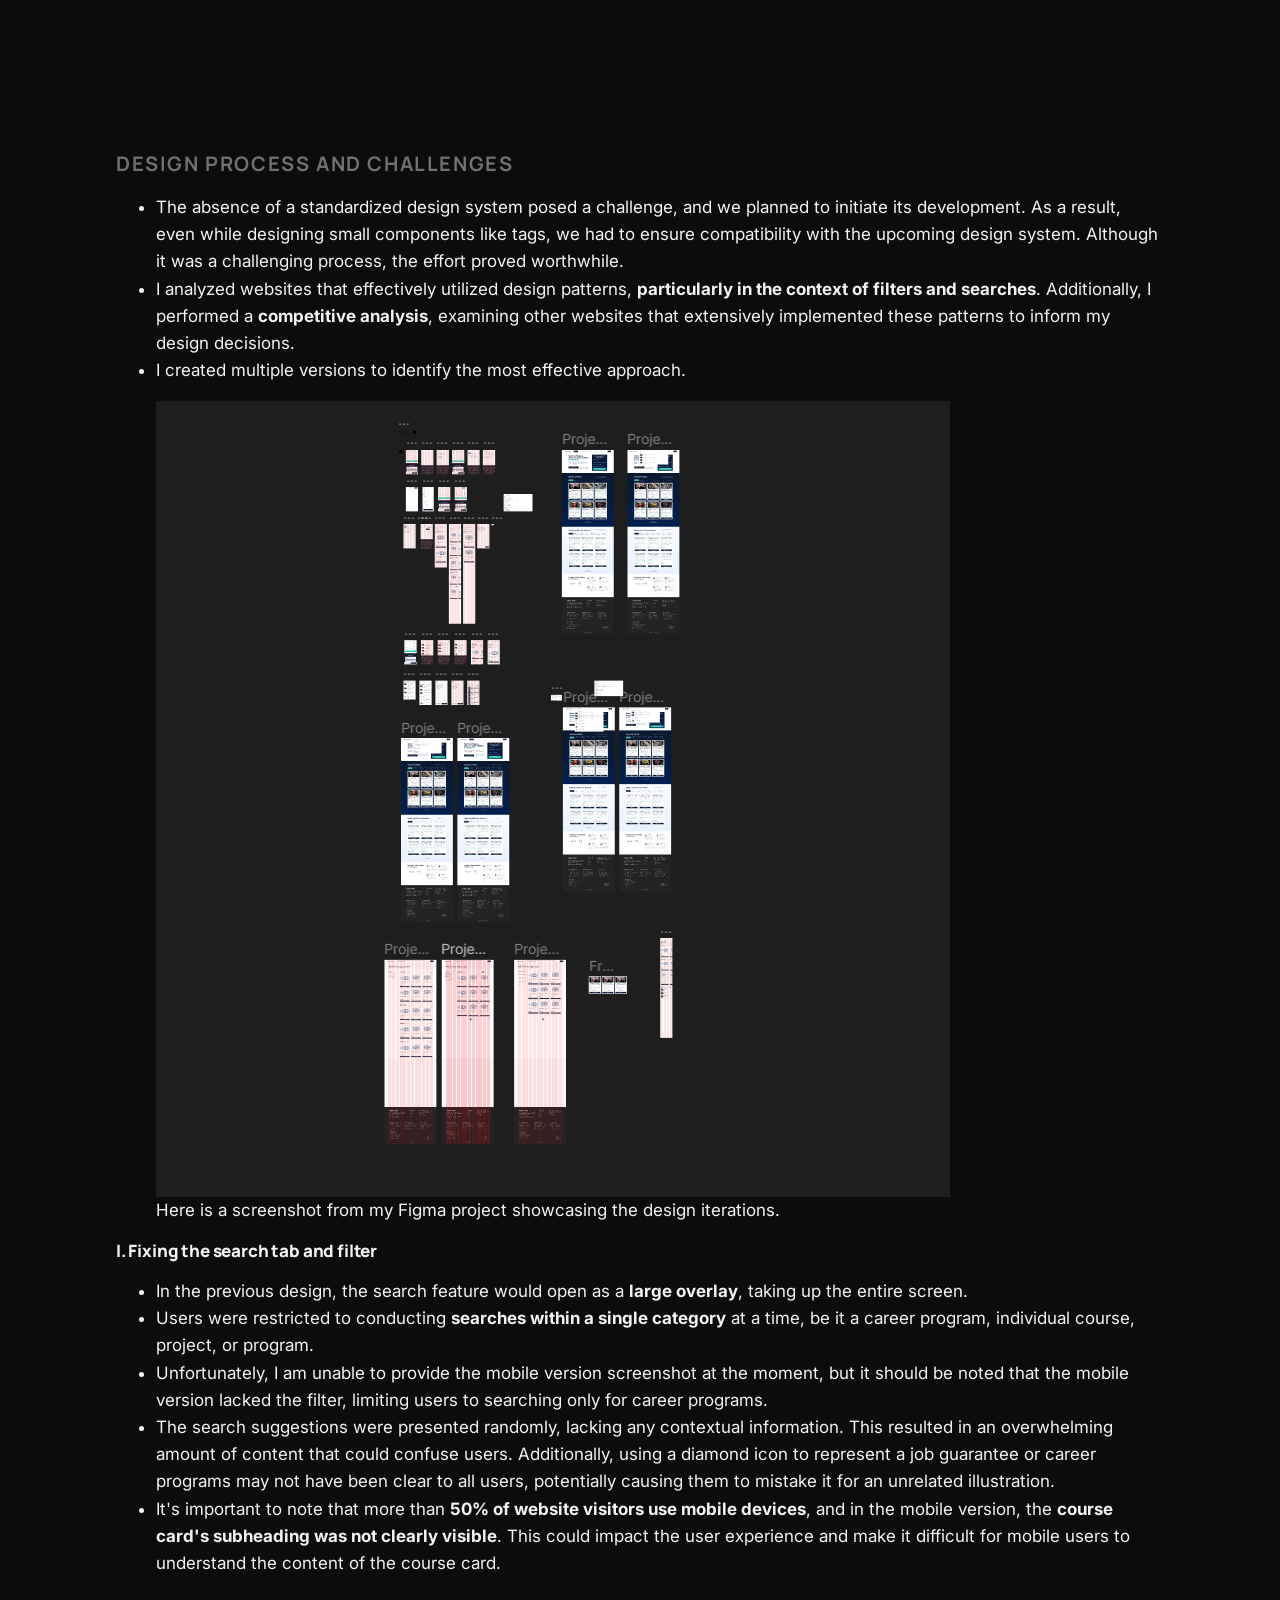
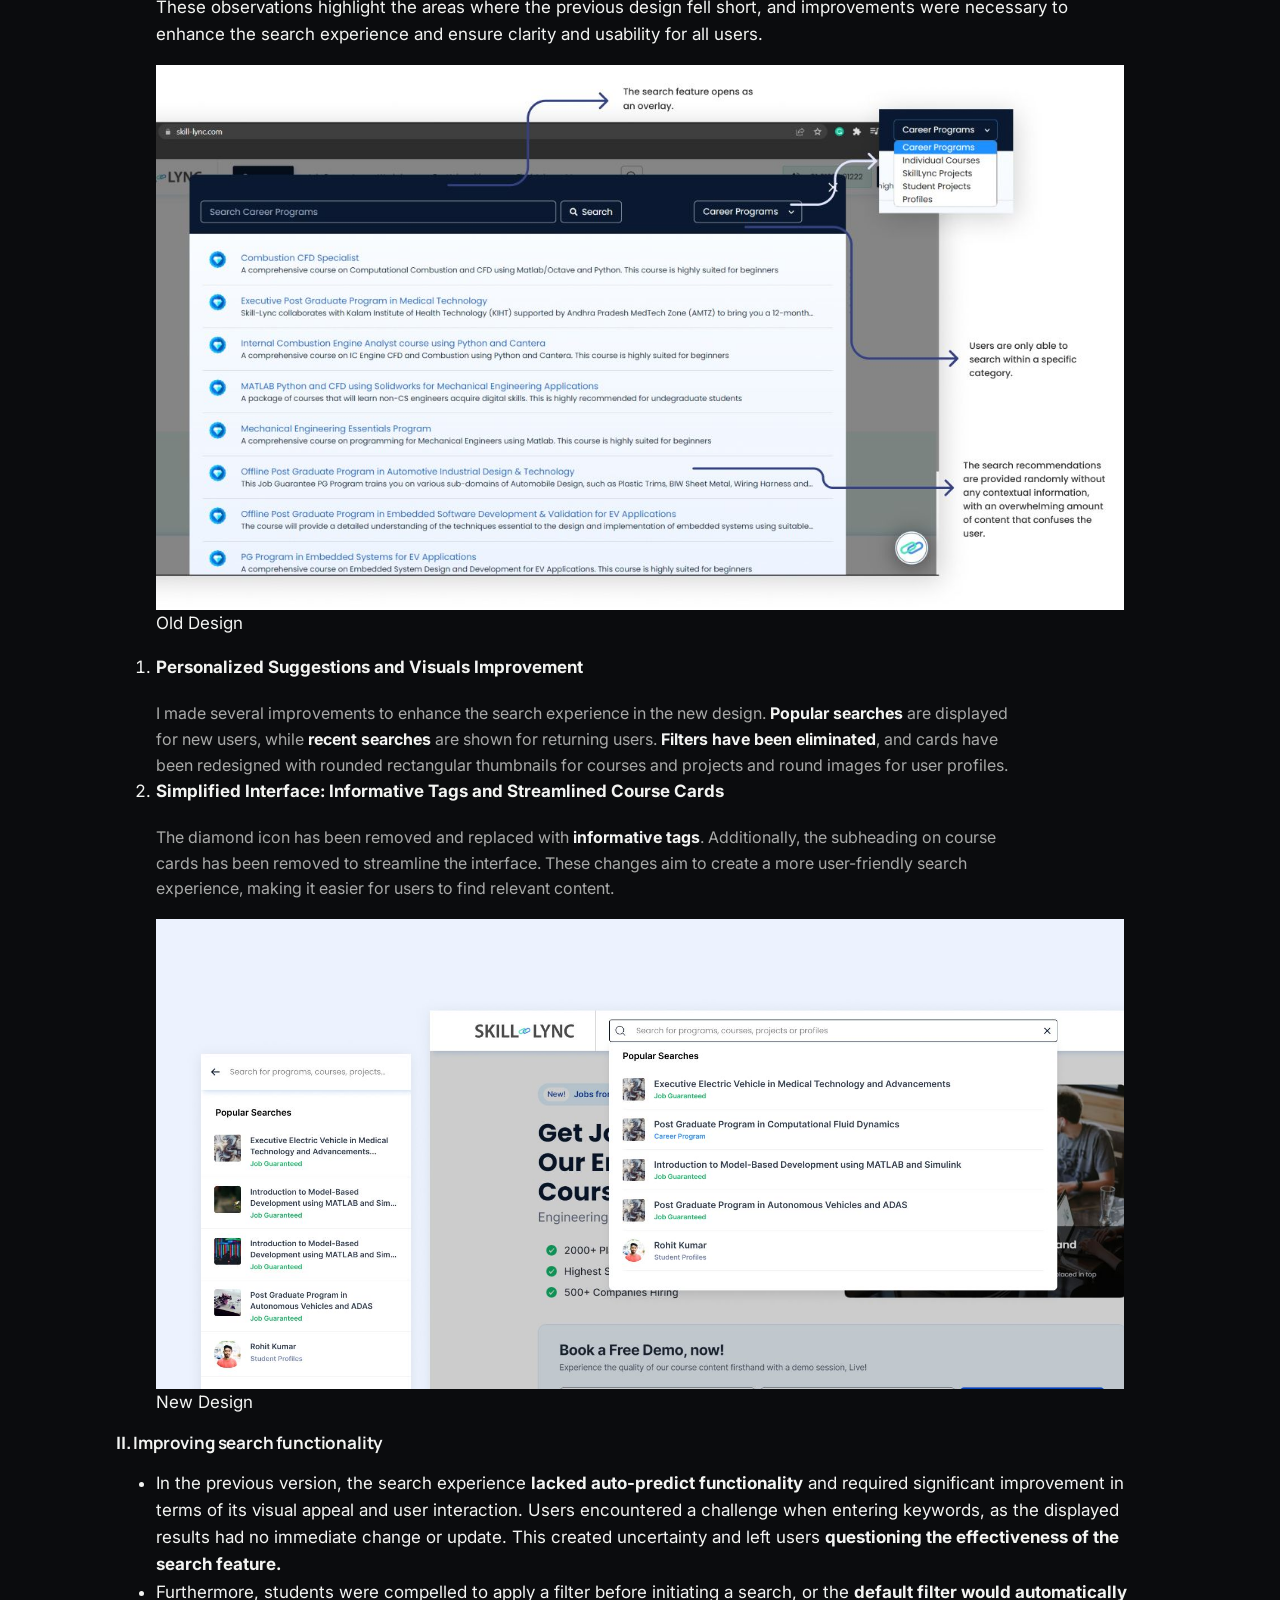
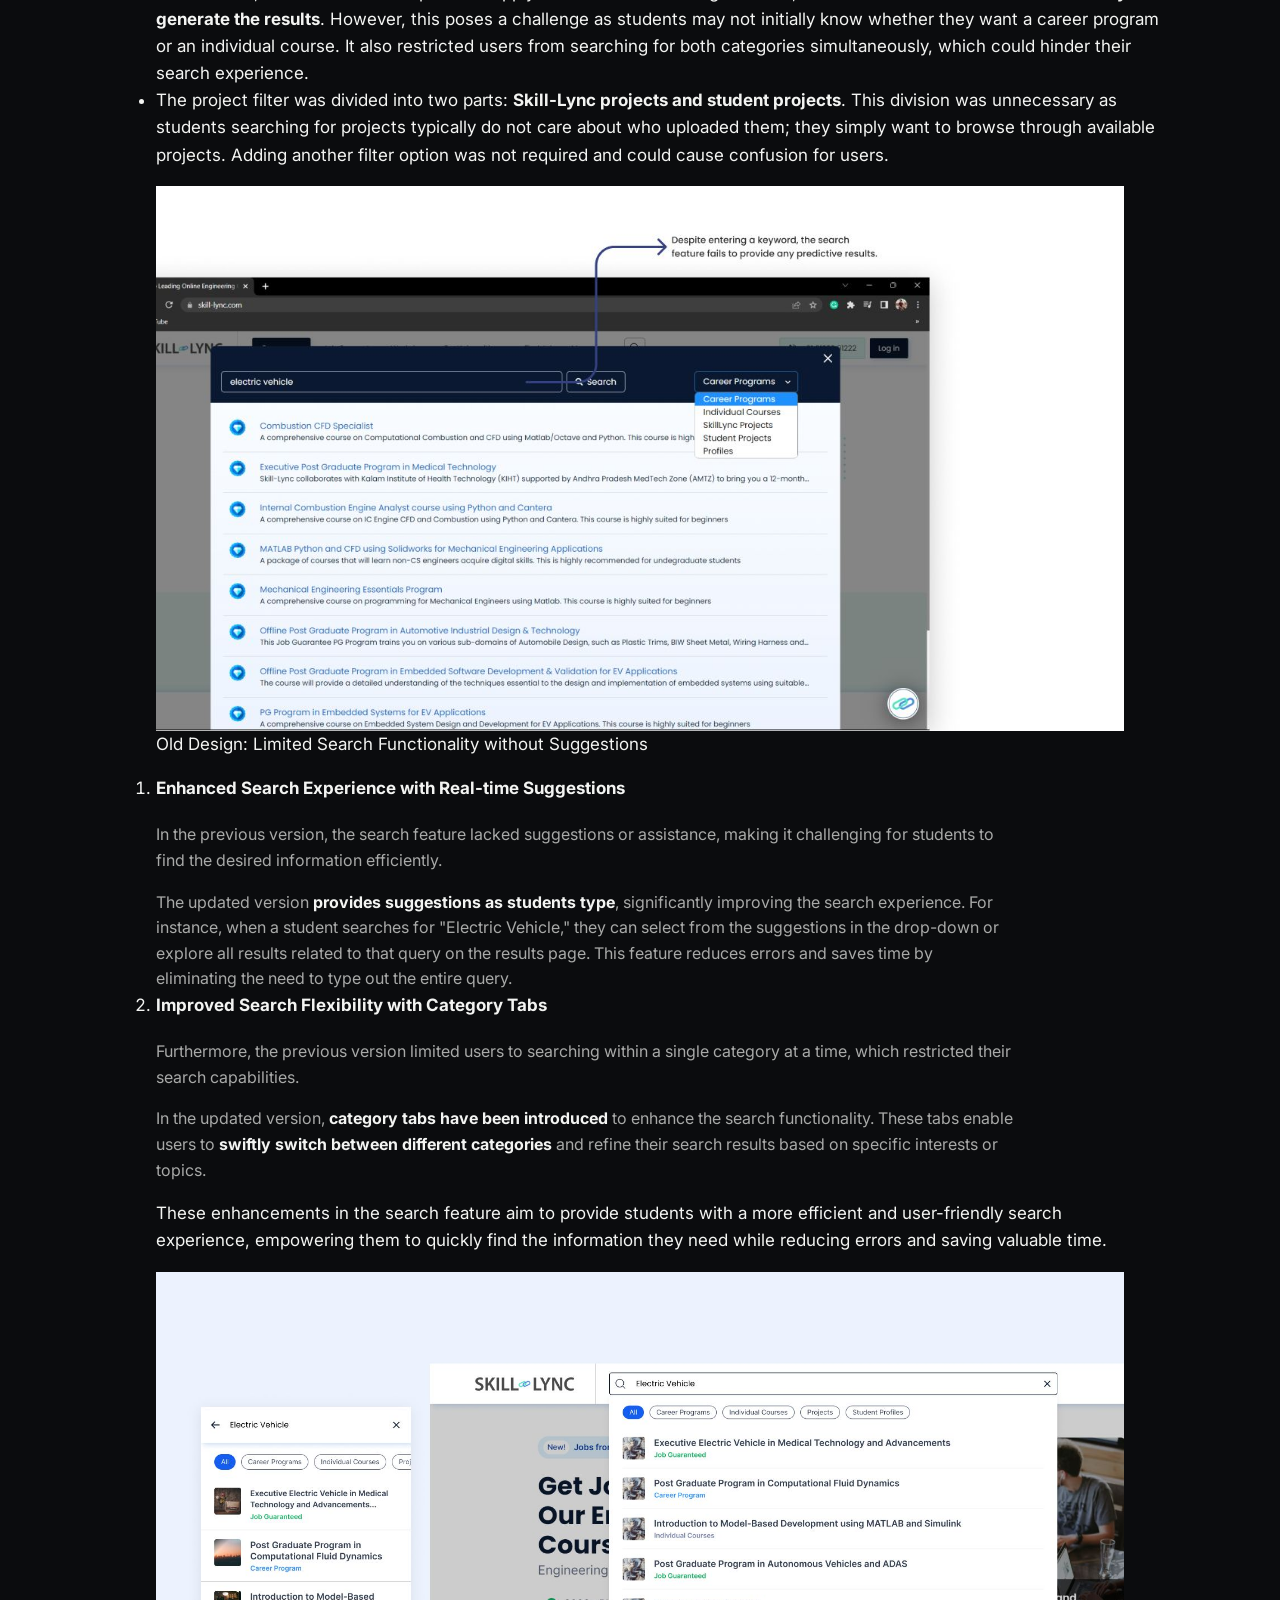
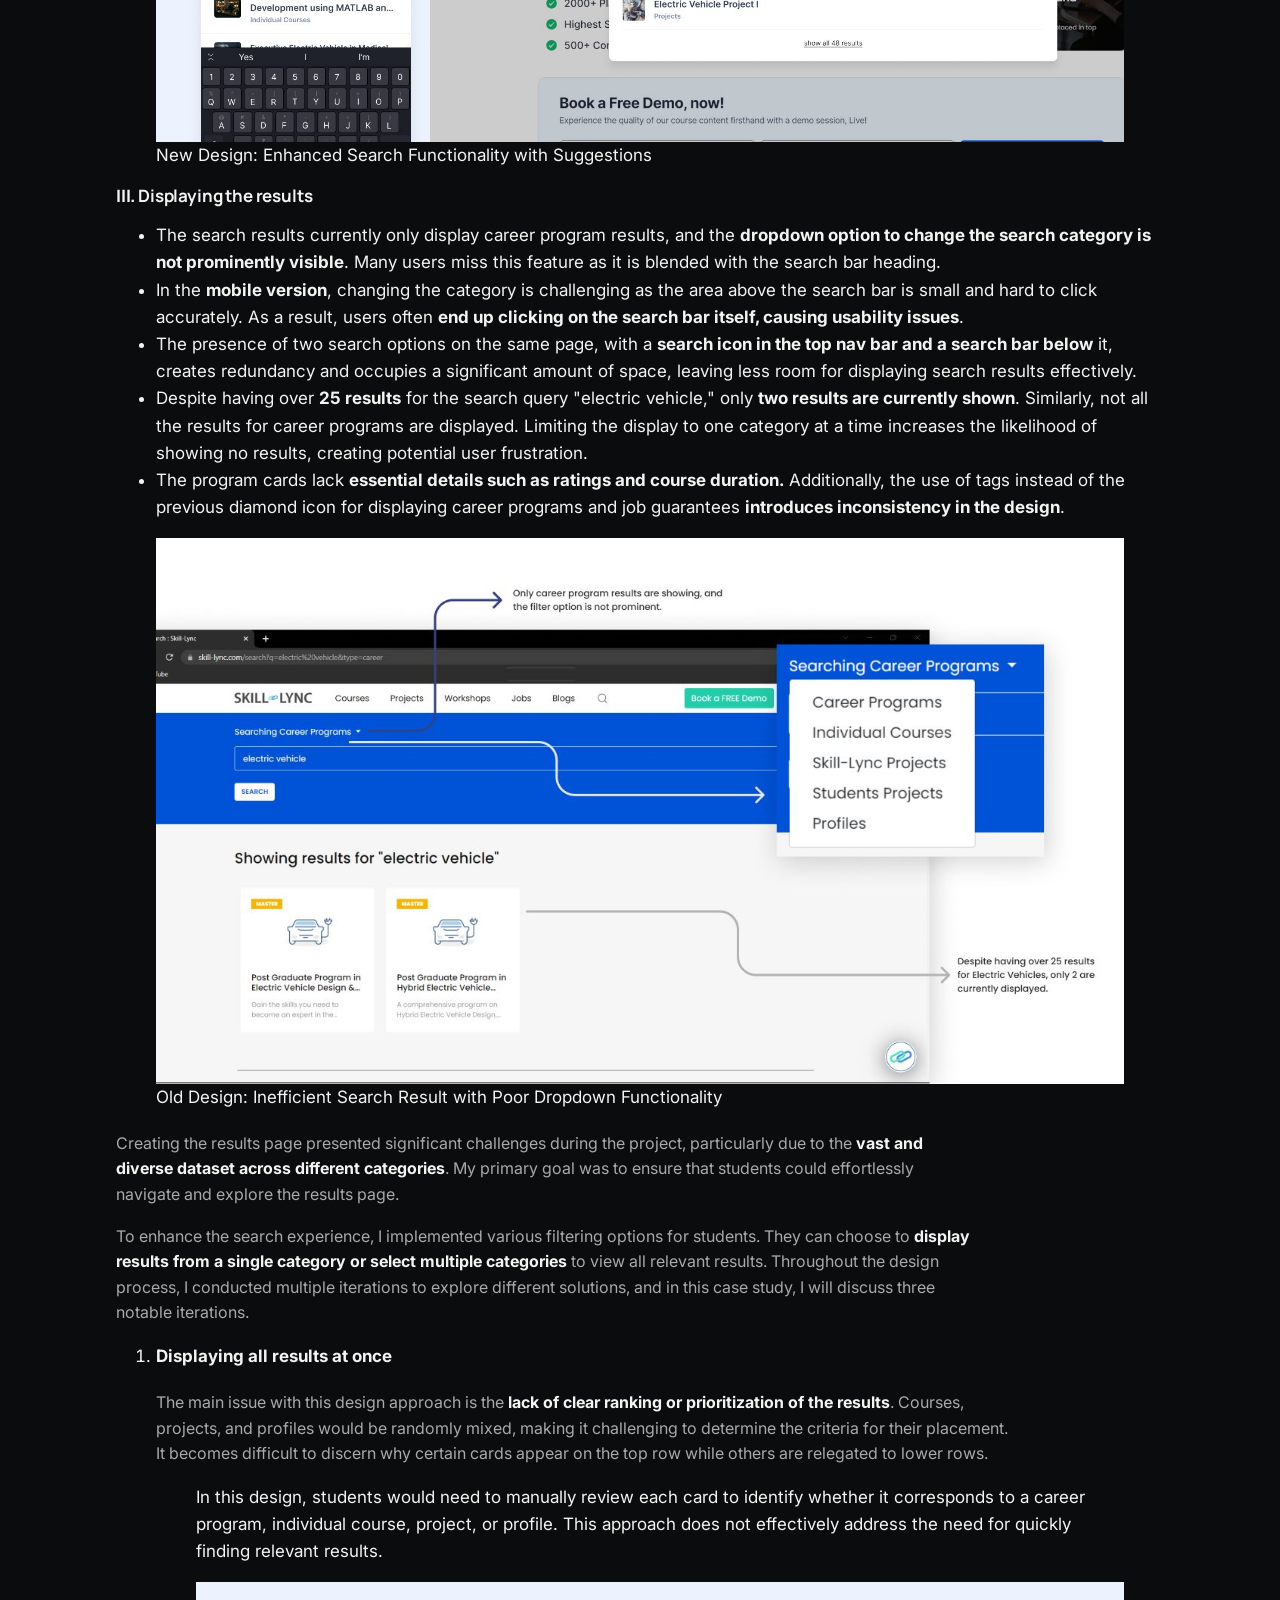
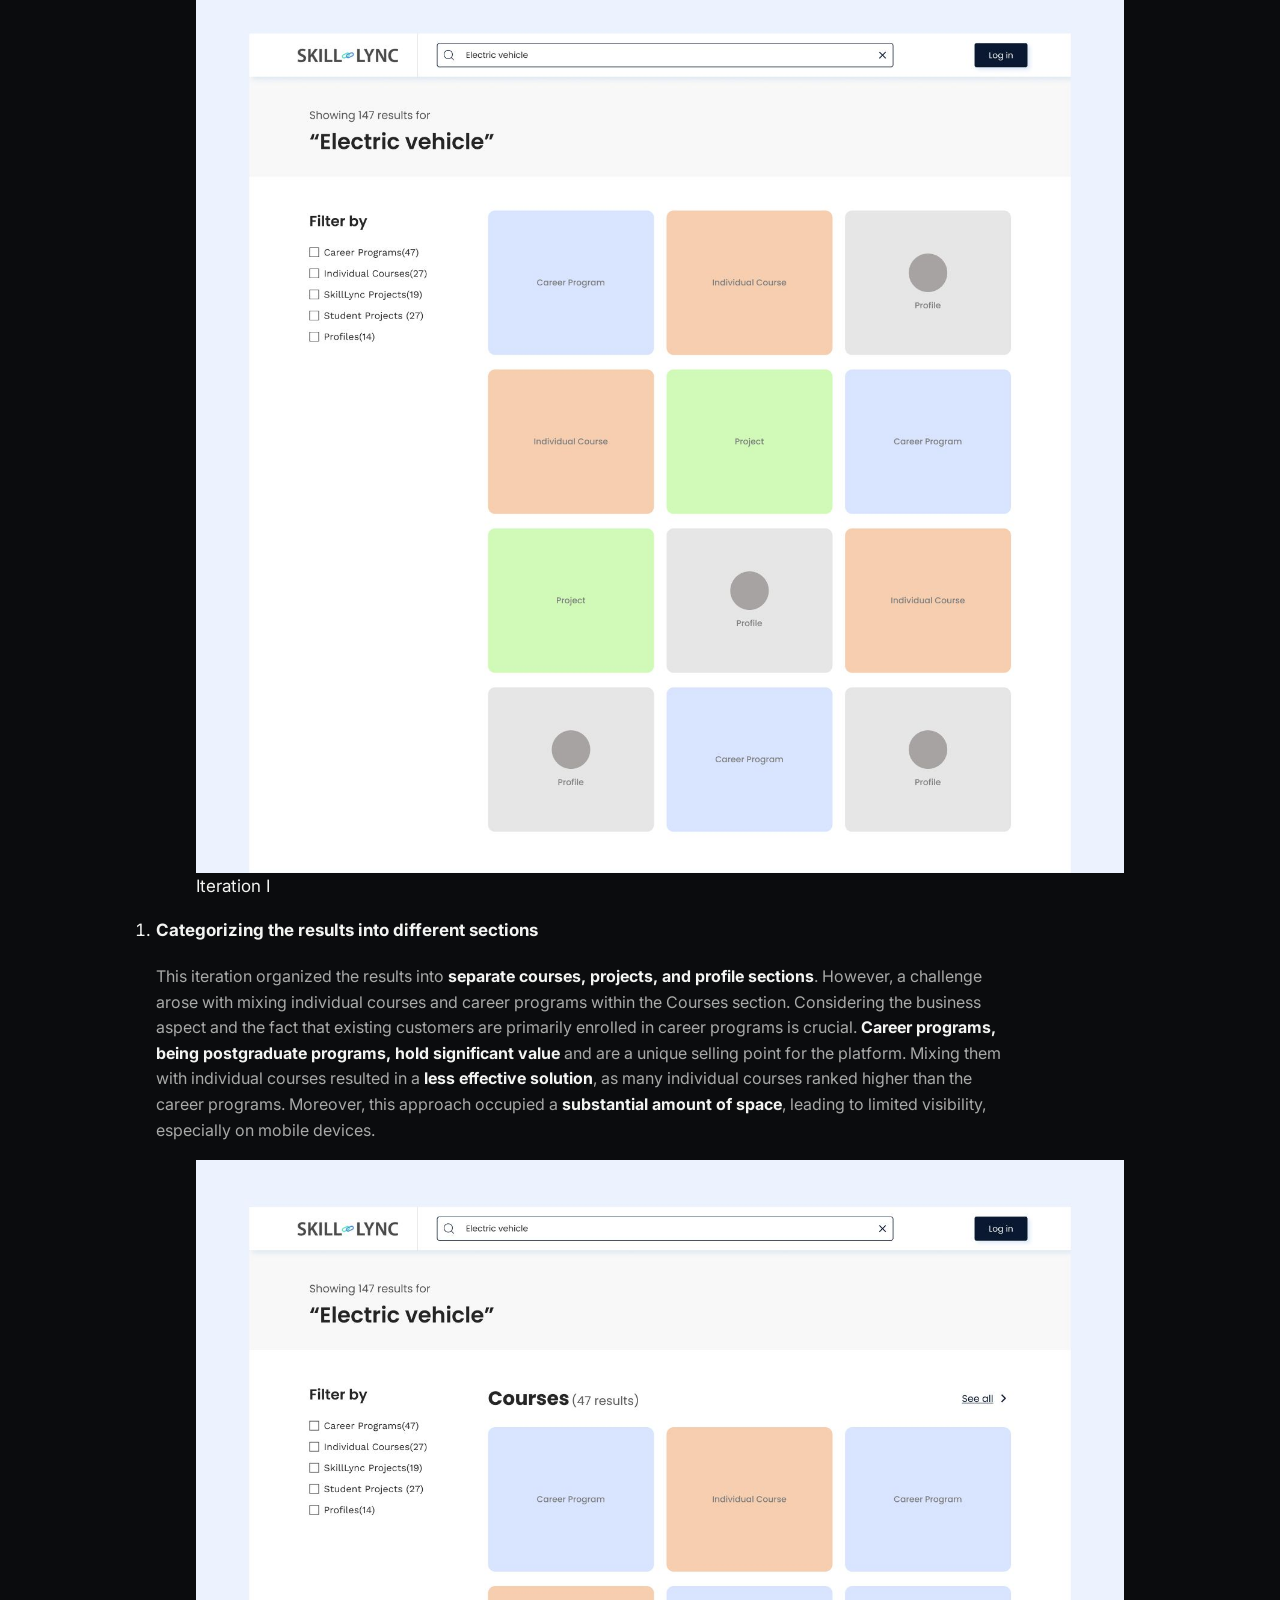
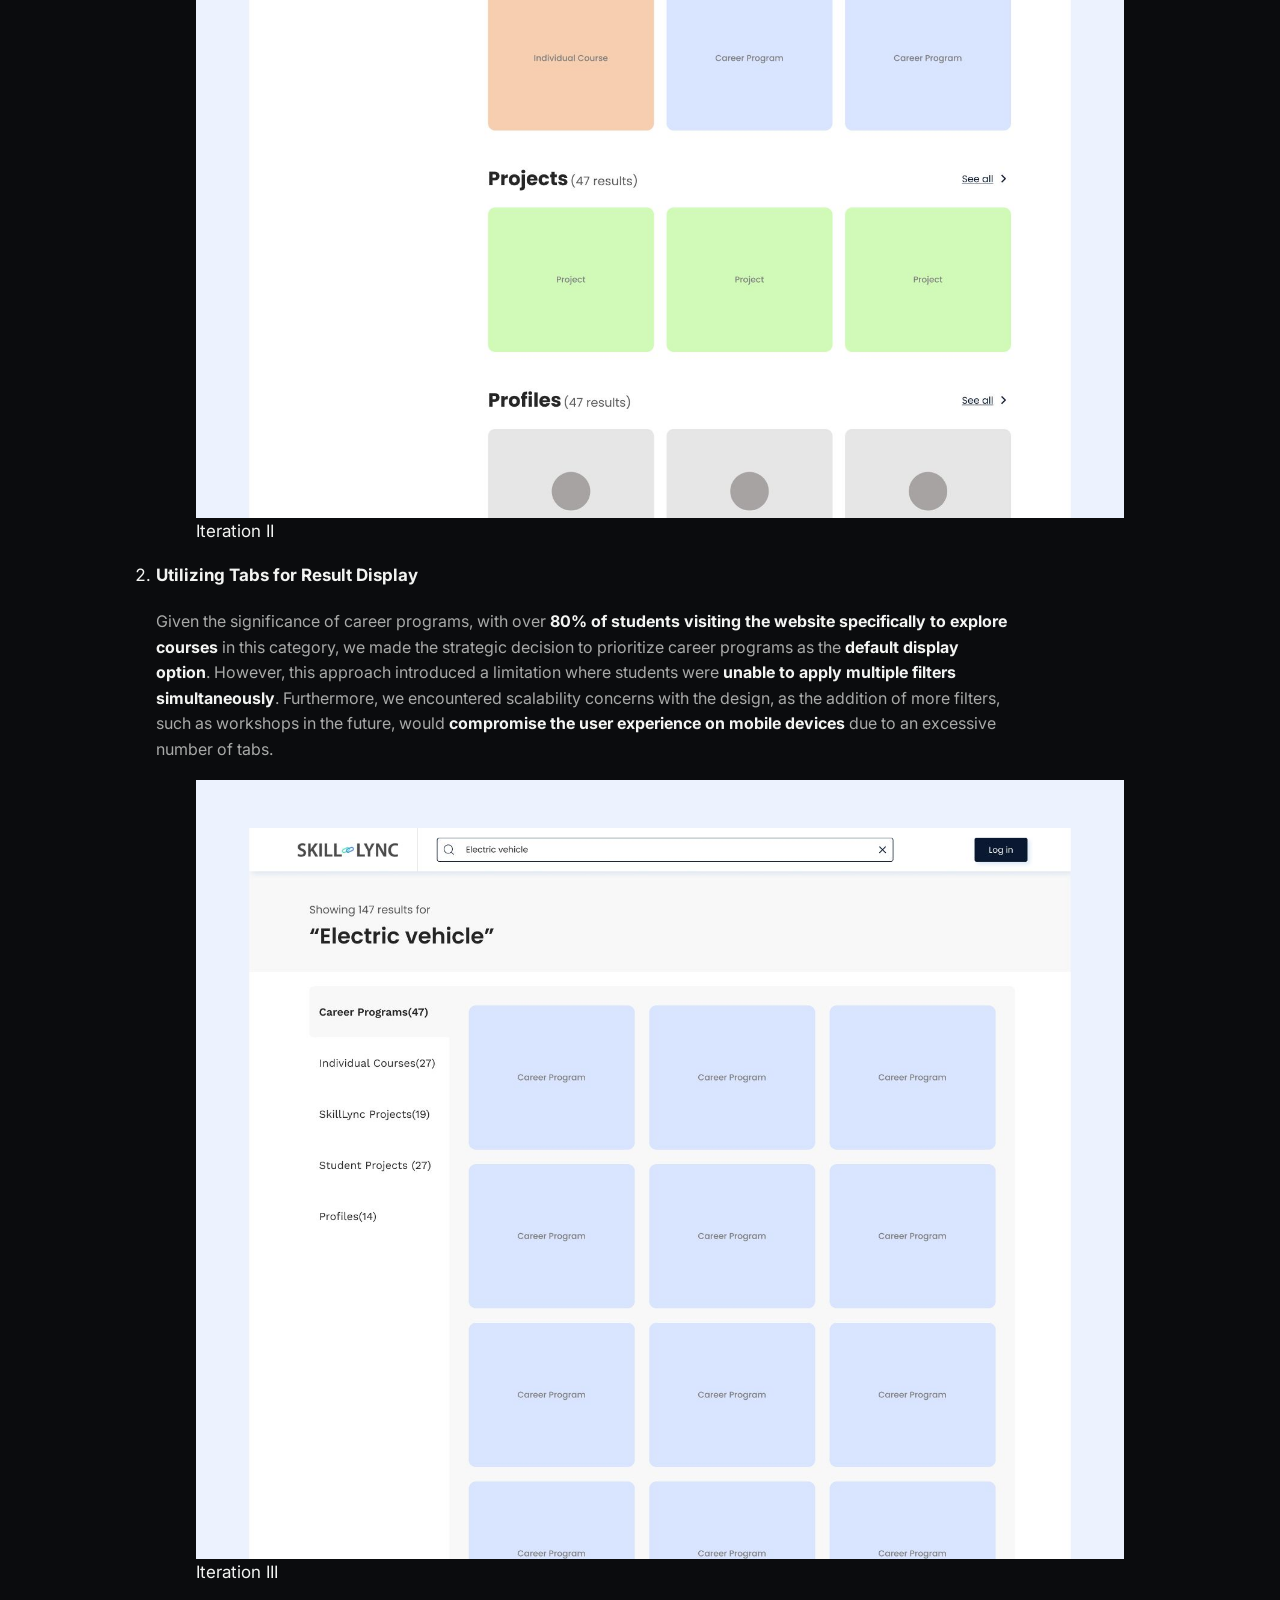
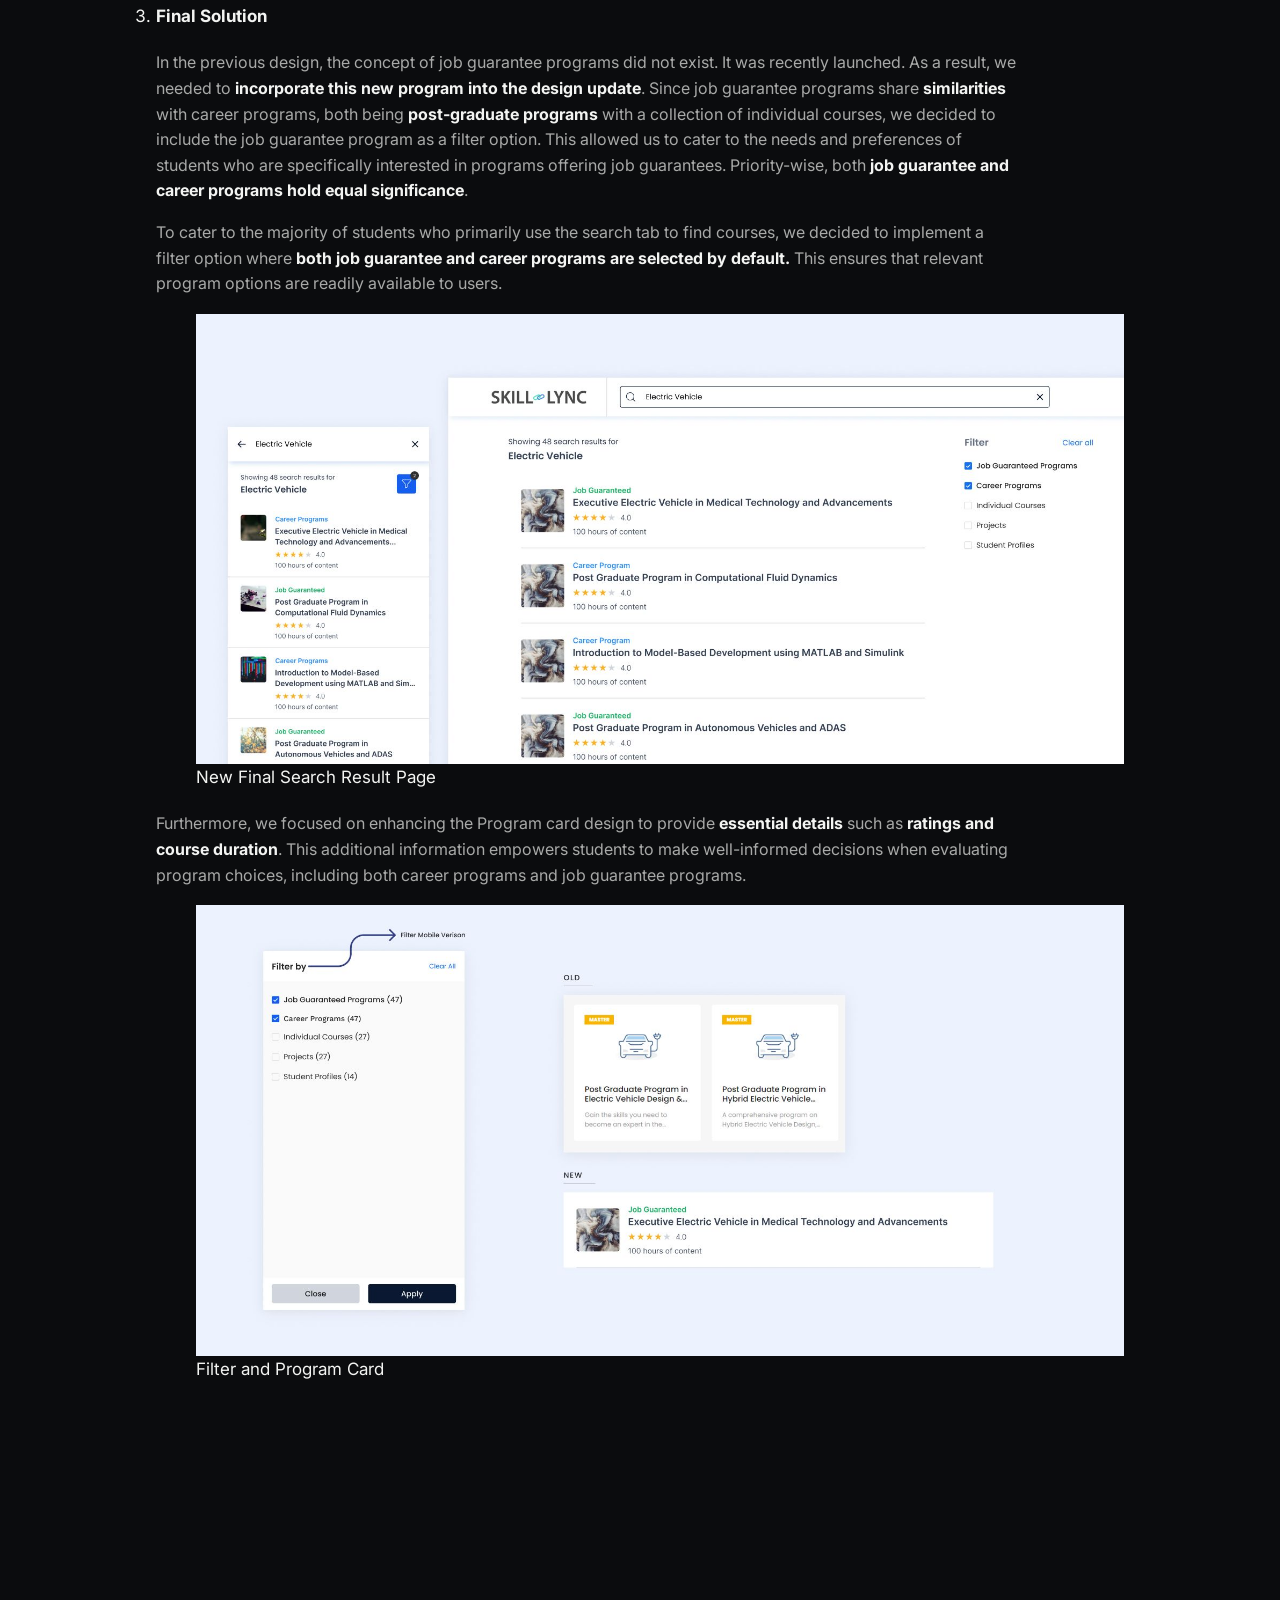
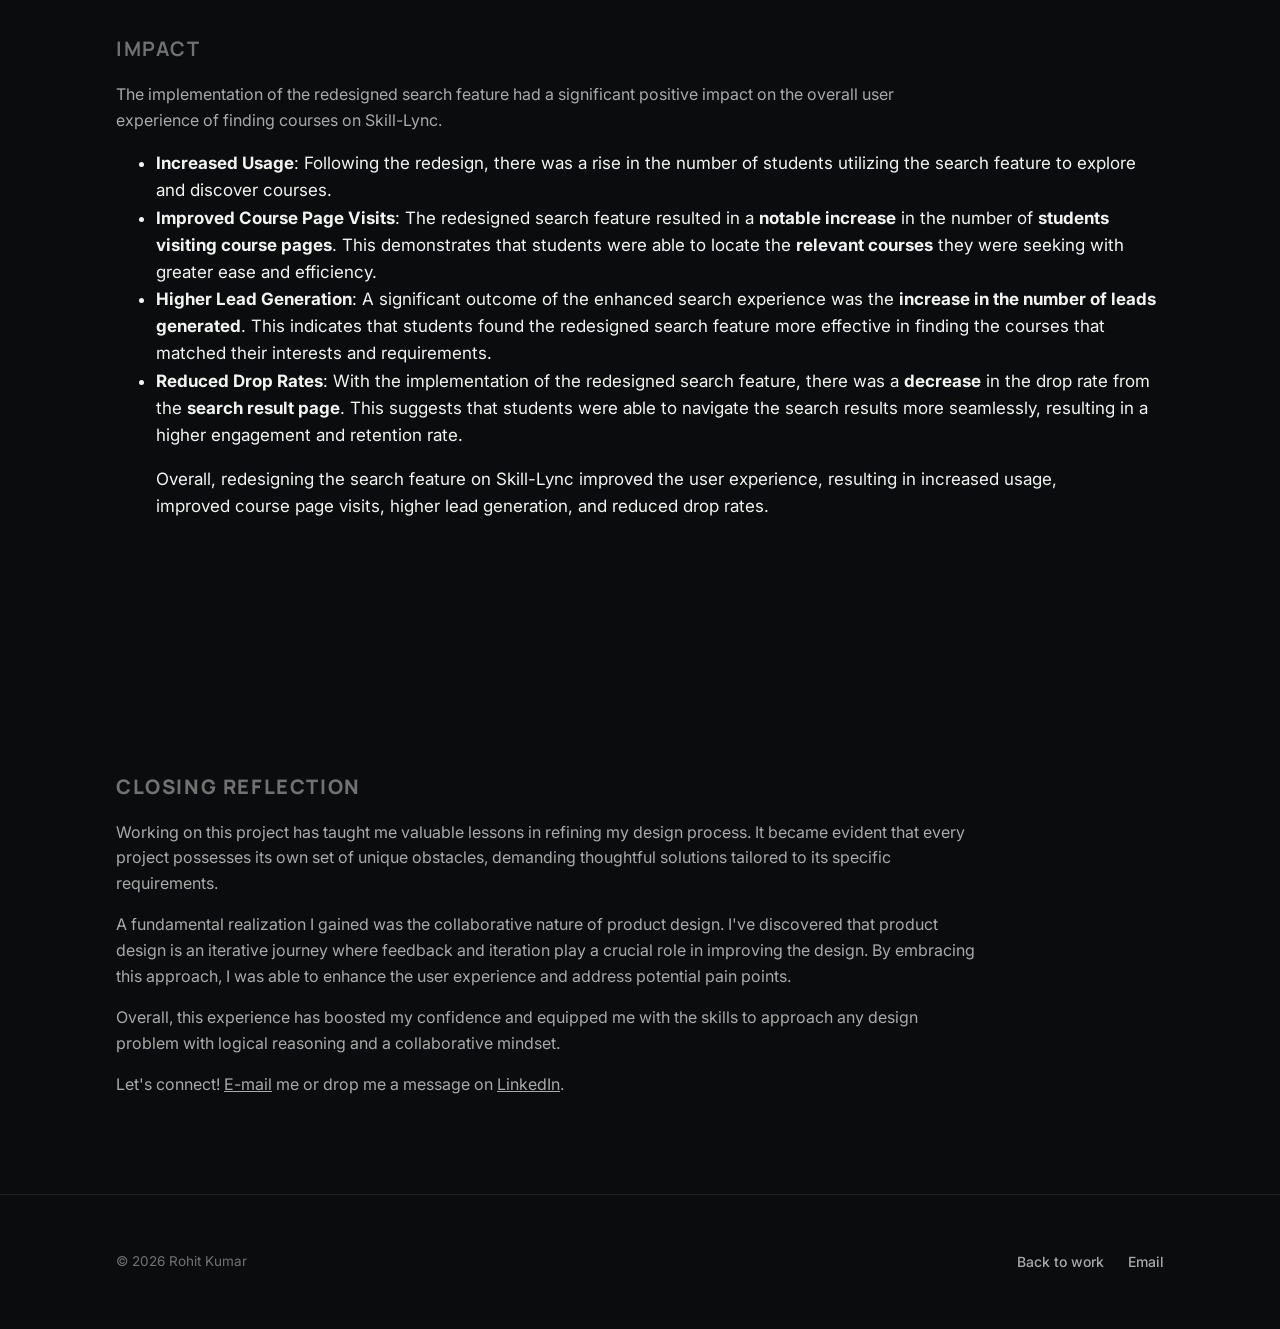
<file: work/skill-lync-case-study.html>
<!doctype html>
<html lang="en" data-theme="dark">
<head>
  <meta charset="UTF-8" />
  <meta name="viewport" content="width=device-width, initial-scale=1.0" />
  <title>Enhancing the Search Experience of Skill-Lync: A Case Study · Rohit Kumar</title>
  <meta name="description" content="Redesigning the search tab, filters, and results page on Skill-Lync's e-learning platform." />
  <link rel="stylesheet" href="../assets/css/style.css" />
  <link rel="stylesheet" href="../assets/css/animations.css" />
</head>
<body>

  <nav class="nav">
    <div class="wrap">
      <a href="../index.html" class="nav-brand">Rohit<span class="nav-brand-dot"></span></a>
      <div class="nav-links">
        <a href="../index.html#work" class="hide-mobile">Work</a>
        <button class="theme-toggle" data-theme-toggle aria-label="Toggle color theme">
          <svg class="icon-sun" viewBox="0 0 24 24" fill="none" stroke="currentColor" stroke-width="2" stroke-linecap="round"><circle cx="12" cy="12" r="4"/><path d="M12 2v2M12 20v2M4.9 4.9l1.4 1.4M17.7 17.7l1.4 1.4M2 12h2M20 12h2M4.9 19.1l1.4-1.4M17.7 6.3l1.4-1.4"/></svg>
          <svg class="icon-moon" viewBox="0 0 24 24" fill="none" stroke="currentColor" stroke-width="2" stroke-linecap="round" stroke-linejoin="round"><path d="M21 12.8A9 9 0 1 1 11.2 3a7 7 0 0 0 9.8 9.8Z"/></svg>
        </button>
      </div>
    </div>
  </nav>

  <header class="cs-hero">
    <div class="wrap">
      <div class="cs-kicker reveal">
        <a href="../index.html">Work</a>
        <span>/</span>
        <span>Skill-Lync</span>
      </div>

      <h1 class="reveal">Enhancing the Search Experience of Skill-Lync: A Case Study</h1>
      <p class="lede reveal">
        A case study on redesigning Skill-Lync's search experience — fixing the search tab and filters,
        adding real-time suggestions and category tabs, and reworking how results are displayed — to
        help students find the right courses and programs faster.
      </p>

      <figure class="reveal" style="margin-top: 32px;">
        <img src="../assets/img/case-studies/skill-lync/img-01-new-search-experience.jpg" alt="New Search Experience" style="width:100%; height:auto; display:block; border-radius: 8px;">
      </figure>
    </div>
  </header>

  <section class="cs-section">
    <div class="wrap">
<h3 class="cs-subhead reveal"><strong>About Me</strong></h3>
<p class="cs-body reveal">After completing a successful six-month internship at Skill-Lync, I got the position of Associate Product Designer. During my internship, I had the privilege of working on a significant project: one of them was <strong>redesigning the search experience</strong> to deliver enhanced functionality and elevate the overall user experience. </p>
    </div>
  </section>

  <section class="cs-section">
    <div class="wrap">
<h3 class="cs-subhead reveal"><strong>About Skill-Lync</strong></h3>
<p class="cs-body reveal"><a href="https://skill-lync.com/">Skill-Lync</a> is an <strong>e-learning company</strong> focused on <strong>providing core domain engineering courses</strong>. Leveraging technology, the firm equips students with the technical skill set required to start and succeed in their career paths.</p>

<p class="cs-body reveal"><strong>This case study will primarily focus on enhancing the search features and improving search results to help students find relevant courses effectively.</strong></p>
    </div>
  </section>

  <section class="cs-section">
    <div class="wrap">
<h3 class="cs-subhead reveal"><strong>Understanding the problem</strong></h3>
<p class="cs-body reveal">With over <strong>600k+ monthly visitors</strong> to Skill-Lync, ensuring a seamless search experience becomes crucial. During analysis, we identified several significant issues with the current search flow—</p>
<ul class="reveal">
<li>The search experience lacked <strong>auto-predict functionality</strong>, and there was a need for overall improvement in the look and feel of the search feature.</li>
<li>With an extensive database of courses, projects, and student profiles available, the search <strong>system was broken</strong>. It took a lot of work for students to <strong>narrow down results</strong> to find the content they sought quickly. </li>
<li>The platform did <strong>not store the recent search history</strong>, resulting in students having to search for the same course again when revisiting.</li>
<li>Students were required to apply a <strong>filter before conducting a search</strong>, or the default filter would be used to display the results.</li>
<li>The search results page layout was ineffective, and Figuring out <strong>how to modify the filters for their search results was hard.</strong></li>
</ul>

<blockquote class="reveal"><p>The search feature is the most frequently used medium for students to find relevant courses. Therefore, it is imperative to provide a seamless user experience.</p></blockquote>

<h4 class="reveal"><strong>We wanted to improve three key business metrics —</strong> </h4>
<ul class="reveal">
<li><strong>Task Completion Rate</strong>: The task completion rate can be negatively affected if the search feature fails to provide satisfactory results. In our specific case, we observed a <strong>decline in the usage of the search feature</strong>, coupled with a <strong>high drop rate on the search result page</strong>.</li>
<li><strong>Search Accuracy</strong>: By implementing auto-predict functionality and improving search algorithms, we wanted to enhance the accuracy and relevance of search results, ensuring students find the most suitable courses for their needs.</li>
<li><strong>Search Conversion Rate</strong>: A more intuitive and efficient search interface can increase the number of successful course discoveries, leading to a higher conversion rate of users who find and enroll in desired courses.</li>
</ul>

<blockquote class="reveal"><p>A well-designed search experience can positively impact user engagement, satisfaction, and overall success in navigating the platform. This, in turn, can contribute to reduced drop rates and improved task completion rates.</p></blockquote>
    </div>
  </section>

  <section class="cs-section">
    <div class="wrap">
<h3 class="cs-subhead reveal"><strong>Introduction</strong></h3>
<p class="cs-body reveal">For a particular search, there are five categories:</p>
<details class="reveal"><summary><strong>Individual Course</strong></summary><p>It is a standard course in a specific domain.</p></details>
<details class="reveal"><summary><strong>Career Program</strong></summary><p>It is a postgraduate program/specialization that consists of a bundle of individual courses.</p></details>
<details class="reveal"><summary><strong>Job guarantee</strong></summary><p>It is similar to a career program but offers a job guarantee.</p></details>
<details class="reveal"><summary><strong>Projects</strong></summary><p>It comprises projects that both students and Skill-Lync have published.</p></details>
<details class="reveal"><summary><strong>Student Profile</strong></summary><p>The student profile contains the details of students, including their projects and certificates. Students often share their profiles to showcase their achievements, allowing others to view their projects and certificates. This feature is similar to a Resume.</p></details>
<p class="cs-body reveal">Given the numerous combinations available, determining the priority of content to display at the top is crucial. Over <strong>50% of users typically use the search feature to browse courses</strong>. However, considering that we have three types of courses, it becomes essential to strategize what and how we present the search results.</p>
    </div>
  </section>

  <section class="cs-section">
    <div class="wrap">
<h3 class="cs-subhead reveal"><strong>Design process and challenges</strong></h3>
<ul class="reveal">
<li>The absence of a standardized design system posed a challenge, and we planned to initiate its development. As a result, even while designing small components like tags, we had to ensure compatibility with the upcoming design system. Although it was a challenging process, the effort proved worthwhile.</li>
<li>I analyzed websites that effectively utilized design patterns, <strong>particularly in the context of filters and searches</strong>. Additionally, I performed a <strong>competitive analysis</strong>, examining other websites that extensively implemented these patterns to inform my design decisions.</li>
<li>I created multiple versions to identify the most effective approach.</li>
</ul>
<figure class="reveal"><img src="../assets/img/case-studies/skill-lync/img-02-figma-iterations.png" alt="Here is a screenshot from my Figma project showcasing the design iterations."><figcaption>Here is a screenshot from my Figma project showcasing the design iterations.</figcaption></figure>

<h4 class="reveal">I. Fixing the search tab and filter</h4>
<ul class="reveal">
<li>In the previous design, the search feature would open as a <strong>large overlay</strong>, taking up the entire screen.</li>
<li>Users were restricted to conducting <strong>searches within a single category</strong> at a time, be it a career program, individual course, project, or program.</li>
<li>Unfortunately, I am unable to provide the mobile version screenshot at the moment, but it should be noted that the mobile version lacked the filter, limiting users to searching only for career programs.</li>
<li>The search suggestions were presented randomly, lacking any contextual information. This resulted in an overwhelming amount of content that could confuse users. Additionally, using a diamond icon to represent a job guarantee or career programs may not have been clear to all users, potentially causing them to mistake it for an unrelated illustration.</li>
<li>It's important to note that more than <strong>50% of website visitors use mobile devices</strong>, and in the mobile version, the <strong>course card's subheading was not clearly visible</strong>. This could impact the user experience and make it difficult for mobile users to understand the content of the course card.</li>
</ul>

<blockquote class="reveal"><p>These observations highlight the areas where the previous design fell short, and improvements were necessary to enhance the search experience and ensure clarity and usability for all users.</p></blockquote>

<figure class="reveal"><img src="../assets/img/case-studies/skill-lync/img-03-old-design-search-tab.jpg" alt="Old Design"><figcaption>Old Design</figcaption></figure>
<ol class="reveal">
<li><strong>Personalized Suggestions and Visuals Improvement</strong><p class="cs-body reveal">I made several improvements to enhance the search experience in the new design. <strong>Popular searches</strong> are displayed for new users, while <strong>recent searches</strong> are shown for returning users. <strong>Filters have been eliminated</strong>, and cards have been redesigned with rounded rectangular thumbnails for courses and projects and round images for user profiles. </p></li>
<li><strong>Simplified Interface: Informative Tags and Streamlined Course Cards</strong><p class="cs-body reveal">The diamond icon has been removed and replaced with <strong>informative tags</strong>. Additionally, the subheading on course cards has been removed to streamline the interface. These changes aim to create a more user-friendly search experience, making it easier for users to find relevant content.</p></li>
</ol>

<figure class="reveal"><img src="../assets/img/case-studies/skill-lync/img-04-new-design-search-tab.jpg" alt="New Design"><figcaption>New Design</figcaption></figure>
<h4 class="reveal">II. <strong>Improving search functionality</strong></h4>
<ul class="reveal">
<li>In the previous version, the search experience <strong>lacked auto-predict functionality</strong> and required significant improvement in terms of its visual appeal and user interaction. Users encountered a challenge when entering keywords, as the displayed results had no immediate change or update. This created uncertainty and left users <strong>questioning the effectiveness of the search feature.</strong></li>
<li>Furthermore, students were compelled to apply a filter before initiating a search, or the <strong>default filter would automatically generate the results</strong>. However, this poses a challenge as students may not initially know whether they want a career program or an individual course. It also restricted users from searching for both categories simultaneously, which could hinder their search experience.</li>
<li>The project filter was divided into two parts: <strong>Skill-Lync projects and student projects</strong>. This division was unnecessary as students searching for projects typically do not care about who uploaded them; they simply want to browse through available projects. Adding another filter option was not required and could cause confusion for users.</li>
</ul>

<figure class="reveal"><img src="../assets/img/case-studies/skill-lync/img-05-old-design-no-suggestions.jpg" alt="Old Design: Limited Search Functionality without Suggestions"><figcaption>Old Design: Limited Search Functionality without Suggestions</figcaption></figure>

<ol class="reveal">
<li><strong>Enhanced Search Experience with Real-time Suggestions</strong><p class="cs-body reveal">In the previous version, the search feature lacked suggestions or assistance, making it challenging for students to find the desired information efficiently.</p>
<p class="cs-body reveal">The updated version <strong>provides suggestions as students type</strong>, significantly improving the search experience. For instance, when a student searches for "Electric Vehicle," they can select from the suggestions in the drop-down or explore all results related to that query on the results page. This feature reduces errors and saves time by eliminating the need to type out the entire query.</p></li>
<li><strong>Improved Search Flexibility with Category Tabs</strong><p class="cs-body reveal">Furthermore, the previous version limited users to searching within a single category at a time, which restricted their search capabilities.</p>
<p class="cs-body reveal">In the updated version, <strong>category tabs have been introduced</strong> to enhance the search functionality. These tabs enable users to <strong>swiftly switch between different categories</strong> and refine their search results based on specific interests or topics.</p>
</li>
</ol>
<blockquote class="reveal"><p>These enhancements in the search feature aim to provide students with a more efficient and user-friendly search experience, empowering them to quickly find the information they need while reducing errors and saving valuable time.</p></blockquote>

<figure class="reveal"><img src="../assets/img/case-studies/skill-lync/img-06-new-design-suggestions.jpg" alt="New Design: Enhanced Search Functionality with Suggestions"><figcaption>New Design: Enhanced Search Functionality with Suggestions</figcaption></figure>

<h4 class="reveal">III. <strong>Displaying the results</strong></h4>
<ul class="reveal">
<li>The search results currently only display career program results, and the <strong>dropdown option to change the search category is not prominently visible</strong>. Many users miss this feature as it is blended with the search bar heading.</li>
<li>In the <strong>mobile version</strong>, changing the category is challenging as the area above the search bar is small and hard to click accurately. As a result, users often <strong>end up clicking on the search bar itself, causing usability issues</strong>.</li>
<li>The presence of two search options on the same page, with a <strong>search icon in the top nav bar and a search bar below</strong> it, creates redundancy and occupies a significant amount of space, leaving less room for displaying search results effectively.</li>
<li>Despite having over <strong>25 results</strong> for the search query "electric vehicle," only <strong>two results are currently shown</strong>. Similarly, not all the results for career programs are displayed. Limiting the display to one category at a time increases the likelihood of showing no results, creating potential user frustration.</li>
<li>The program cards lack <strong>essential details such as ratings and course duration.</strong> Additionally, the use of tags instead of the previous diamond icon for displaying career programs and job guarantees <strong>introduces inconsistency in the design</strong>.</li>
</ul>

<figure class="reveal"><img src="../assets/img/case-studies/skill-lync/img-07-old-design-search-result.jpg" alt="Old Design: Inefficient Search Result with Poor Dropdown Functionality"><figcaption>Old Design: Inefficient Search Result with Poor Dropdown Functionality</figcaption></figure>

<p class="cs-body reveal">Creating the results page presented significant challenges during the project, particularly due to the <strong>vast and diverse dataset across different categories</strong>. My primary goal was to ensure that students could effortlessly navigate and explore the results page.</p>
<p class="cs-body reveal">To enhance the search experience, I implemented various filtering options for students. They can choose to <strong>display results from a single category or select multiple categories</strong> to view all relevant results. Throughout the design process, I conducted multiple iterations to explore different solutions, and in this case study, I will discuss three notable iterations.</p>

<ol class="reveal">
<li><strong>Displaying all results at once</strong><p class="cs-body reveal">The main issue with this design approach is the <strong>lack of clear ranking or prioritization of the results</strong>. Courses, projects, and profiles would be randomly mixed, making it challenging to determine the criteria for their placement. It becomes difficult to discern why certain cards appear on the top row while others are relegated to lower rows.</p>

<blockquote class="reveal"><p>In this design, students would need to manually review each card to identify whether it corresponds to a career program, individual course, project, or profile. This approach does not effectively address the need for quickly finding relevant results.</p></blockquote>

<figure class="reveal"><img src="../assets/img/case-studies/skill-lync/img-08-iteration-1.jpg" alt="Iteration I"><figcaption>Iteration I</figcaption></figure></li>
</ol>

<ol class="reveal">
<li><strong>Categorizing the results into different sections</strong><p class="cs-body reveal">This iteration organized the results into <strong>separate courses, projects, and profile sections</strong>. However, a challenge arose with mixing individual courses and career programs within the Courses section. Considering the business aspect and the fact that existing customers are primarily enrolled in career programs is crucial. <strong>Career programs, being postgraduate programs, hold significant value</strong> and are a unique selling point for the platform. Mixing them with individual courses resulted in a <strong>less effective solution</strong>, as many individual courses ranked higher than the career programs. Moreover, this approach occupied a <strong>substantial amount of space</strong>, leading to limited visibility, especially on mobile devices.</p>

<figure class="reveal"><img src="../assets/img/case-studies/skill-lync/img-09-iteration-2.jpg" alt="Iteration II"><figcaption>Iteration II</figcaption></figure>
</li>
<li><strong>Utilizing Tabs for Result Display</strong><p class="cs-body reveal">Given the significance of career programs, with over <strong>80% of students visiting the website specifically to explore courses</strong> in this category, we made the strategic decision to prioritize career programs as the <strong>default display option</strong>. However, this approach introduced a limitation where students were <strong>unable to apply multiple filters simultaneously</strong>. Furthermore, we encountered scalability concerns with the design, as the addition of more filters, such as workshops in the future, would <strong>compromise the user experience on mobile devices</strong> due to an excessive number of tabs.</p>

<figure class="reveal"><img src="../assets/img/case-studies/skill-lync/img-10-iteration-3.jpg" alt="Iteration III"><figcaption>Iteration III</figcaption></figure>
</li>
<li><strong>Final Solution</strong><p class="cs-body reveal">In the previous design, the concept of job guarantee programs did not exist. It was recently launched. As a result, we needed to <strong>incorporate this new program into the design update</strong>. Since job guarantee programs share <strong>similarities</strong> with career programs, both being <strong>post-graduate programs</strong> with a collection of individual courses, we decided to include the job guarantee program as a filter option. This allowed us to cater to the needs and preferences of students who are specifically interested in programs offering job guarantees. Priority-wise, both <strong>job guarantee and career programs hold equal significance</strong>.</p>
<p class="cs-body reveal">To cater to the majority of students who primarily use the search tab to find courses, we decided to implement a filter option where <strong>both job guarantee and career programs are selected by default.</strong> This ensures that relevant program options are readily available to users.</p>

<figure class="reveal"><img src="../assets/img/case-studies/skill-lync/img-11-final-search-result.jpg" alt="New Final Search Result Page"><figcaption>New Final Search Result Page</figcaption></figure>

<p class="cs-body reveal">Furthermore, we focused on enhancing the Program card design to provide <strong>essential details</strong> such as <strong>ratings and course duration</strong>. This additional information empowers students to make well-informed decisions when evaluating program choices, including both career programs and job guarantee programs.</p>

<figure class="reveal"><img src="../assets/img/case-studies/skill-lync/img-12-filter-program-card.jpg" alt="Filter and Program Card"><figcaption>Filter and Program Card</figcaption></figure></li>
</ol>
    </div>
  </section>

  <section class="cs-section">
    <div class="wrap">
<h3 class="cs-subhead reveal"><strong>Impact</strong></h3>
<p class="cs-body reveal">The implementation of the redesigned search feature had a significant positive impact on the overall user experience of finding courses on Skill-Lync. </p>
<ul class="reveal">
<li><strong>Increased Usage</strong>: Following the redesign, there was a rise in the number of students utilizing the search feature to explore and discover courses.</li>
<li><strong>Improved Course Page Visits</strong>: The redesigned search feature resulted in a <strong>notable increase</strong> in the number of <strong>students visiting course pages</strong>. This demonstrates that students were able to locate the <strong>relevant courses</strong> they were seeking with greater ease and efficiency.</li>
<li><strong>Higher Lead Generation</strong>: A significant outcome of the enhanced search experience was the <strong>increase in the number of leads generated</strong>. This indicates that students found the redesigned search feature more effective in finding the courses that matched their interests and requirements.</li>
<li><strong>Reduced Drop Rates</strong>: With the implementation of the redesigned search feature, there was a <strong>decrease</strong> in the drop rate from the <strong>search result page</strong>. This suggests that students were able to navigate the search results more seamlessly, resulting in a higher engagement and retention rate.</li>
</ul>

<blockquote class="reveal"><p>Overall, redesigning the search feature on Skill-Lync improved the user experience, resulting in increased usage, improved course page visits, higher lead generation, and reduced drop rates.</p></blockquote>
    </div>
  </section>

  <section class="cs-section">
    <div class="wrap">
<h3 class="cs-subhead reveal">Closing Reflection</h3>
<p class="cs-body reveal">Working on this project has taught me valuable lessons in refining my design process. It became evident that every project possesses its own set of unique obstacles, demanding thoughtful solutions tailored to its specific requirements.</p>

<p class="cs-body reveal">A fundamental realization I gained was the collaborative nature of product design. I've discovered that product design is an iterative journey where feedback and iteration play a crucial role in improving the design. By embracing this approach, I was able to enhance the user experience and address potential pain points.</p>

<p class="cs-body reveal">Overall, this experience has boosted my confidence and equipped me with the skills to approach any design problem with logical reasoning and a collaborative mindset.</p>

<p class="cs-body reveal">Let's connect! <a href="mailto:rohitux5@gmail.com">E-mail</a> me or drop me a message on <a href="https://www.linkedin.com/in/rohitux/">LinkedIn</a>.</p>

    </div>
  </section>

  <footer>
    <div class="wrap">
      <span class="footer-note">© 2026 Rohit Kumar</span>
      <div class="footer-links">
        <a href="../index.html">Back to work</a>
        <a href="mailto:you@email.com">Email</a>
      </div>
    </div>
  </footer>

  <script src="../assets/js/main.js"></script>
</body>
</html>
</file>
<file: assets/css/style.css>
/* ---------------------------------------------
   Rohit Kumar — Portfolio
   Design tokens + base layout
--------------------------------------------- */

@import url('https://fonts.googleapis.com/css2?family=Inter:wght@400;500;600;700;800;900&family=Manrope:wght@500;600;700;800&family=Lora:ital,wght@0,500;0,600;0,700;1,400;1,500&display=swap');

:root {
  --bg: #0b0c0e;
  --bg-elevated: #141518;
  --bg-card: #17181c;
  --border: rgba(255, 255, 255, 0.09);
  --border-strong: rgba(255, 255, 255, 0.18);
  --text: #f3f4f2;
  --text-secondary: rgba(243, 244, 242, 0.68);
  --text-tertiary: rgba(243, 244, 242, 0.44);
  --accent: #7b83ff;
  --accent-strong: #a2a8ff;
  --accent-contrast: #0a0b1a;
  --warn: #f0b962;

  --font-display: 'Manrope', 'Inter', -apple-system, BlinkMacSystemFont, 'Segoe UI', sans-serif;
  --font-body: 'Inter', -apple-system, BlinkMacSystemFont, 'Segoe UI', sans-serif;
  --font-serif: 'Lora', Georgia, 'Times New Roman', serif;

  --container: 1080px;
  --radius: 14px;
  --radius-sm: 8px;
  --hero-glow-opacity: 0.16;

  color-scheme: dark;
}

:root[data-theme='light'] {
  --bg: #f7f6f2;
  --bg-elevated: #ffffff;
  --bg-card: #ffffff;
  --border: rgba(11, 12, 14, 0.1);
  --border-strong: rgba(11, 12, 14, 0.2);
  --text: #14151a;
  --text-secondary: rgba(20, 21, 26, 0.68);
  --text-tertiary: rgba(20, 21, 26, 0.46);
  --accent: #4b47d6;
  --accent-strong: #3a37ab;
  --accent-contrast: #ffffff;
  --warn: #ad6a12;
  --hero-glow-opacity: 0.06;

  color-scheme: light;
}

* {
  box-sizing: border-box;
}

html {
  scroll-behavior: smooth;
}

body {
  margin: 0;
  background: var(--bg);
  color: var(--text);
  font-family: var(--font-body);
  font-size: 17px;
  line-height: 1.6;
  -webkit-font-smoothing: antialiased;
  transition: background 0.25s ease, color 0.25s ease;
}

.wrap {
  max-width: var(--container);
  margin: 0 auto;
  padding: 0 16px;
}

a {
  color: inherit;
}

h1, h2, h3, h4 {
  font-family: var(--font-display);
  font-weight: 800;
  line-height: 1.15;
  letter-spacing: -0.01em;
  margin: 0;
}

p {
  margin: 0;
}

img {
  max-width: 100%;
  display: block;
}

/* ---------------- Nav ---------------- */

.nav {
  position: sticky;
  top: 0;
  z-index: 50;
  backdrop-filter: blur(14px);
  background: color-mix(in srgb, var(--bg) 78%, transparent);
  border-bottom: 1px solid var(--border);
}

.nav .wrap {
  display: flex;
  align-items: center;
  justify-content: space-between;
  height: 52px;
}

.nav-brand {
  display: inline-flex;
  align-items: baseline;
  font-family: var(--font-display);
  font-weight: 800;
  font-size: 19px;
  text-decoration: none;
  letter-spacing: -0.01em;
}

.nav-brand-dot {
  display: inline-block;
  width: 6px;
  height: 6px;
  margin-left: 5px;
  border-radius: 2px;
  background: var(--accent);
  opacity: 0.55;
}

.nav-links {
  display: flex;
  align-items: center;
  gap: 28px;
  font-size: 14px;
  font-weight: 500;
}

.nav-links a {
  text-decoration: none;
  color: var(--text-secondary);
  transition: color 0.2s ease;
}

.nav-links a:hover {
  color: var(--text);
}

.theme-toggle {
  width: 32px;
  height: 32px;
  border-radius: 999px;
  border: 1px solid var(--border-strong);
  background: var(--bg-card);
  color: var(--text);
  cursor: pointer;
  display: flex;
  align-items: center;
  justify-content: center;
  transition: border-color 0.2s ease, transform 0.15s ease;
}

.theme-toggle:hover {
  border-color: var(--accent);
}

.theme-toggle:active {
  transform: scale(0.92);
}

.theme-toggle svg {
  width: 15px;
  height: 15px;
}

.theme-toggle .icon-sun {
  display: none;
}

:root[data-theme='light'] .theme-toggle .icon-sun {
  display: block;
}

:root[data-theme='light'] .theme-toggle .icon-moon {
  display: none;
}

/* ---------------- Sections ---------------- */

section {
  padding: 96px 0;
}

#work {
  padding-top: 36px;
}

.section-tight {
  padding: 64px 0;
}

.eyebrow {
  font-size: 13px;
  font-weight: 700;
  letter-spacing: 0.12em;
  text-transform: uppercase;
  color: var(--text-tertiary);
  margin-bottom: 16px;
  display: block;
}

/* ---------------- Hero ---------------- */

.hero {
  position: relative;
  padding: 96px 0 28px;
  overflow: hidden;
}

.hero::before {
  content: '';
  position: absolute;
  top: -60px;
  left: 50%;
  width: 920px;
  height: 480px;
  transform: translateX(-50%);
  background: radial-gradient(ellipse at center, var(--accent), transparent 68%);
  opacity: var(--hero-glow-opacity, 0.16);
  filter: blur(60px);
  pointer-events: none;
}

.hero-inner {
  position: relative;
  display: flex;
  flex-direction: column;
  align-items: center;
  text-align: center;
  max-width: 720px;
  margin: 0 auto;
}

.hero h1 {
  font-family: var(--font-display);
  font-weight: 800;
  font-style: normal;
  font-size: clamp(32px, 4.6vw, 50px);
  line-height: 1.22;
  max-width: 18ch;
  letter-spacing: -0.01em;
  text-wrap: balance;
}

.hero h1 em {
  font-family: var(--font-serif);
  font-style: italic;
  font-weight: 600;
  color: var(--accent);
}

.hero-sub {
  margin-top: 12px;
  font-size: 17px;
  line-height: 1.55;
  color: var(--text-secondary);
  max-width: 46ch;
}

.hero-cta {
  display: flex;
  align-items: center;
  justify-content: center;
  flex-wrap: wrap;
  gap: 18px;
  margin-top: 18px;
}

.btn-resume {
  display: inline-flex;
  align-items: center;
  gap: 5px;
  font-weight: 600;
  font-size: 13px;
  color: var(--bg);
  background: var(--text);
  text-decoration: none;
  padding: 7px 14px;
  border-radius: 6px;
  transition: transform 0.15s ease, opacity 0.2s ease;
}

.btn-resume svg {
  width: 12px;
  height: 12px;
  transition: transform 0.2s ease;
}

.btn-resume:hover {
  transform: translateY(-1px);
  opacity: 0.85;
}

.btn-resume:hover svg {
  transform: translateX(3px);
}

.hero-link-secondary {
  font-size: 13px;
  font-weight: 500;
  color: var(--text-tertiary);
  text-decoration: none;
  border-bottom: 1px solid transparent;
  padding-bottom: 1px;
  transition: color 0.2s ease, border-color 0.2s ease;
}

.hero-link-secondary:hover {
  color: var(--text-secondary);
  border-color: var(--border-strong);
}

.hero-now {
  position: relative;
  margin-top: 26px;
  padding-top: 22px;
  max-width: 52ch;
}

.hero-now::before {
  content: '';
  position: absolute;
  top: 0;
  left: 50%;
  transform: translateX(-50%);
  width: 18px;
  height: 1px;
  background: var(--border-strong);
}

.hero-now-label {
  display: block;
  font-size: 13px;
  font-weight: 600;
  letter-spacing: 0.03em;
  color: var(--text-tertiary);
  margin-bottom: 6px;
}

.hero-now p {
  font-size: 16px;
  color: var(--text-secondary);
  font-family: var(--font-body);
}

.hero-now a {
  color: var(--text);
  font-weight: 600;
  text-decoration: underline;
  text-decoration-color: var(--border-strong);
  text-underline-offset: 3px;
}

/* ---------------- Featured work card ---------------- */

.work-card {
  display: block;
  text-decoration: none;
  color: inherit;
  border: 1px solid var(--border);
  border-radius: var(--radius);
  background: var(--bg-card);
  overflow: hidden;
  transition: transform 0.25s ease, border-color 0.25s ease, box-shadow 0.25s ease;
}

.work-card:hover {
  transform: translateY(-4px);
  border-color: var(--border-strong);
  box-shadow: 0 24px 48px -24px rgba(0, 0, 0, 0.45);
}

.work-card-media {
  aspect-ratio: 16 / 9;
  background: linear-gradient(135deg, var(--bg-elevated), var(--bg-card));
  border-bottom: 1px solid var(--border);
  display: flex;
  align-items: center;
  justify-content: center;
  color: var(--text-tertiary);
  font-size: 13px;
  letter-spacing: 0.06em;
  text-transform: uppercase;
  position: relative;
  overflow: hidden;
}

.work-card-media::after {
  content: '';
  position: absolute;
  inset: 0;
  background: radial-gradient(circle at 30% 20%, color-mix(in srgb, var(--accent) 18%, transparent), transparent 60%);
}

.work-card-body {
  padding: 32px 34px 36px;
}

.work-card-featured {
  display: flex;
  margin-top: 24px;
}

.work-card-featured .work-card-media {
  flex: 0 0 48%;
  aspect-ratio: auto;
  border-bottom: none;
  border-left: 1px solid var(--border);
}

.work-card-featured .work-card-media::after {
  display: none;
}

.work-card-featured .work-card-media img {
  width: 100%;
  height: 100%;
  object-fit: cover;
  object-position: left -4px;
  display: block;
}

.work-card-featured .work-card-body {
  flex: 1 1 auto;
  display: flex;
  flex-direction: column;
  justify-content: center;
  padding: 44px 48px;
}

.work-card-meta-nowrap {
  flex-wrap: nowrap;
}

@media (max-width: 760px) {
  .work-card-meta-nowrap {
    flex-wrap: wrap;
  }

  .work-card-featured {
    flex-direction: column;
  }

  .work-card-featured .work-card-media {
    flex: 0 0 auto;
    aspect-ratio: 16 / 9;
    border-left: none;
    border-top: 1px solid var(--border);
  }

  .work-card-featured .work-card-body {
    padding: 28px 26px 32px;
  }
}

.work-card-tag {
  font-size: 12.5px;
  font-weight: 700;
  letter-spacing: 0.08em;
  text-transform: uppercase;
  color: var(--text-tertiary);
}

.work-card h3 {
  font-size: 32px;
  margin-top: 14px;
}

.work-card p {
  margin-top: 14px;
  color: var(--text-secondary);
  font-size: 16px;
  max-width: 60ch;
}

.work-card-meta {
  display: flex;
  flex-wrap: wrap;
  gap: 10px;
  margin-top: 22px;
}

.work-card-meta span {
  font-size: 12.5px;
  font-weight: 600;
  color: var(--text-tertiary);
  border: 1px solid var(--border);
  border-radius: 999px;
  padding: 6px 12px;
}

.view-link {
  margin-top: 26px;
  display: inline-flex;
  align-items: center;
  gap: 8px;
  font-weight: 600;
  font-size: 14.5px;
  color: var(--text);
}

.work-card:hover .view-link svg {
  transform: translateX(4px);
}

.view-link svg {
  width: 16px;
  height: 16px;
  transition: transform 0.2s ease;
}

.work-grid {
  display: grid;
  grid-template-columns: repeat(2, 1fr);
  gap: 24px;
  margin-top: 28px;
}

.work-card-compact .work-card-media {
  aspect-ratio: 2 / 1;
}

.work-card-compact .work-card-media img {
  width: 100%;
  height: 100%;
  object-fit: cover;
}

.work-card-compact .work-card-body {
  padding: 24px 26px 28px;
}

.work-card-compact h3 {
  font-size: 21px;
  margin-top: 10px;
}

.work-card-compact p {
  font-size: 14.5px;
  margin-top: 10px;
}

.work-card-compact .work-card-meta {
  margin-top: 16px;
}

.work-card-compact .view-link {
  margin-top: 18px;
  font-size: 13.5px;
}

.section-label {
  display: block;
  font-size: 13px;
  font-weight: 700;
  letter-spacing: 0.06em;
  text-transform: uppercase;
  color: var(--text-tertiary);
  margin-top: 56px;
}

/* ---------------- Footer ---------------- */

footer {
  border-top: 1px solid var(--border);
  padding: 56px 0;
}

footer .wrap {
  display: flex;
  justify-content: space-between;
  align-items: center;
  flex-wrap: wrap;
  gap: 16px;
}

.footer-links {
  display: flex;
  gap: 24px;
  font-size: 14px;
  font-weight: 500;
}

.footer-links a {
  text-decoration: none;
  color: var(--text-secondary);
}

.footer-links a:hover {
  color: var(--text);
}

.footer-note {
  font-size: 13.5px;
  color: var(--text-tertiary);
}

/* ---------------- Reveal-on-scroll ---------------- */

.reveal {
  opacity: 0;
  transform: translateY(18px);
  transition: opacity 0.7s ease, transform 0.7s ease;
}

.reveal.is-visible {
  opacity: 1;
  transform: translateY(0);
}

/* ---------------- Responsive ---------------- */

@media (max-width: 760px) {
  .work-grid {
    grid-template-columns: 1fr;
  }

  section {
    padding: 64px 0;
  }

  .hero {
    padding: 88px 0 56px;
  }

  .nav-links {
    gap: 16px;
  }

  .nav-links .hide-mobile {
    display: none;
  }
}
</file>
<file: assets/css/animations.css>
/* ---------------------------------------------
   Theme-toggle ripple (View Transitions API)
   — a nod to the dark-mode system in the case study
--------------------------------------------- */

::view-transition-old(root),
::view-transition-new(root) {
  animation: none;
  mix-blend-mode: normal;
}

::view-transition-old(root) {
  z-index: 1;
}

::view-transition-new(root) {
  z-index: 2;
}

@keyframes chip-pop {
  from {
    opacity: 0;
    transform: translateY(6px) scale(0.98);
  }
  to {
    opacity: 1;
    transform: translateY(0) scale(1);
  }
}

/* ---------------------------------------------
   Case study components
--------------------------------------------- */

.cs-hero {
  padding: 64px 0 48px;
}

.cs-kicker {
  display: flex;
  align-items: center;
  gap: 10px;
  font-size: 13px;
  font-weight: 600;
  color: var(--text-tertiary);
  margin-bottom: 22px;
}

.cs-kicker a {
  text-decoration: none;
  color: var(--text-tertiary);
}

.cs-kicker a:hover {
  color: var(--accent);
}

.cs-hero h1 {
  font-size: clamp(30px, 4vw, 46px);
  max-width: 30ch;
  line-height: 1.12;
  letter-spacing: -0.015em;
}

/* accent highlight for inline numbers, echoing the bento's accent figures */
.hl {
  color: var(--accent);
  font-weight: 700;
}

.cs-hero .lede {
  margin-top: 24px;
  font-size: 18px;
  color: var(--text-secondary);
  max-width: 68ch;
}

.lede strong {
  color: var(--text);
  font-weight: 700;
}

.cs-media {
  aspect-ratio: 21 / 10;
  border-radius: var(--radius);
  border: 1px solid var(--border);
  background: linear-gradient(135deg, var(--bg-elevated), var(--bg-card));
  display: flex;
  align-items: center;
  justify-content: center;
  color: var(--text-tertiary);
  font-size: 13px;
  text-transform: uppercase;
  letter-spacing: 0.06em;
  margin-top: 48px;
}

.cs-media-photo {
  margin-top: 32px;
  border-radius: var(--radius);
  border: 1px solid var(--border);
  overflow: hidden;
}

.cs-media-photo img {
  display: block;
  width: 100%;
  height: auto;
}

/* ---------------------------------------------
   Before/after comparison slider (case study hero)
--------------------------------------------- */

.ba-slider {
  --reveal: 50%;
  outline: none;
  border-radius: var(--radius);
}

.ba-slider:focus-visible .ba-frame {
  outline: 2px solid var(--accent);
  outline-offset: 3px;
}

.ba-frame {
  position: relative;
  aspect-ratio: 16 / 9;
  border-radius: var(--radius);
  border: 1px solid var(--border);
  overflow: hidden;
  background: var(--bg-elevated);
  cursor: ew-resize;
  touch-action: none;
  user-select: none;
  box-shadow: 0 24px 60px -24px rgba(0, 0, 0, 0.4);
}

.ba-img {
  position: absolute;
  inset: 0;
  width: 100%;
  height: 100%;
  object-fit: cover;
  display: block;
  pointer-events: none;
}

/* Static (non-comparison) frame used in the image-only hero carousel */
.ba-frame.is-static {
  cursor: default;
}

.ba-slide:not(.is-active) .ba-frame.is-static {
  cursor: pointer;
}

.ba-after {
  position: absolute;
  inset: 0;
  clip-path: polygon(var(--reveal) 0, 100% 0, 100% 100%, var(--reveal) 100%);
}

.ba-tag {
  position: absolute;
  top: 16px;
  font-size: 11px;
  font-weight: 700;
  text-transform: uppercase;
  letter-spacing: 0.08em;
  padding: 6px 12px;
  border-radius: 999px;
  background: color-mix(in srgb, var(--bg) 55%, transparent);
  border: 1px solid var(--border-strong);
  color: var(--text-secondary);
  backdrop-filter: blur(6px);
  pointer-events: none;
}

.ba-tag-before { left: 16px; }
.ba-tag-after { right: 16px; }

.ba-handle {
  position: absolute;
  top: 0;
  bottom: 0;
  left: var(--reveal);
  transform: translateX(-50%);
  display: flex;
  align-items: center;
  justify-content: center;
  pointer-events: none;
}

.ba-handle-line {
  position: absolute;
  top: 0;
  bottom: 0;
  left: 50%;
  width: 2px;
  transform: translateX(-50%);
  background: color-mix(in srgb, var(--accent) 75%, white 10%);
  box-shadow: 0 0 18px color-mix(in srgb, var(--accent) 65%, transparent);
}

.ba-handle-grip {
  position: relative;
  width: 44px;
  height: 44px;
  border-radius: 50%;
  display: flex;
  align-items: center;
  justify-content: center;
  background: var(--accent);
  color: var(--accent-contrast);
  border: 3px solid var(--bg);
  box-shadow: 0 6px 20px -4px rgba(0, 0, 0, 0.45), 0 0 0 6px color-mix(in srgb, var(--accent) 22%, transparent);
  transition: transform 0.15s ease;
}

.ba-handle-grip svg {
  width: 20px;
  height: 20px;
}

.ba-slider.is-dragging .ba-handle-grip {
  transform: scale(1.1);
}

@media (max-width: 640px) {
  .ba-handle-grip { width: 40px; height: 40px; }
  .ba-handle-grip svg { width: 18px; height: 18px; }
}

/* ---------------------------------------------
   Before/after carousel: multiple comparison
   pairs, peeking neighbors the user can click
   through like a carousel
--------------------------------------------- */

.ba-carousel {
  position: relative;
  width: 100vw;
  margin-left: calc(50% - 50vw);
  margin-top: 48px;
  overflow: hidden;
  padding: 8px 0 12px;
}

.ba-viewport {
  position: relative;
}

.ba-track {
  display: flex;
  align-items: center;
  gap: 28px;
  will-change: transform;
  transition: transform 0.55s cubic-bezier(0.65, 0, 0.35, 1);
}

.ba-slide {
  flex: 0 0 auto;
  width: min(880px, 74vw);
  opacity: 0.32;
  filter: saturate(0.55) blur(0.5px);
  transform: scale(0.9);
  transition: opacity 0.45s ease, filter 0.45s ease, transform 0.45s ease;
  cursor: pointer;
}

.ba-slide.is-active {
  opacity: 1;
  filter: none;
  transform: scale(1);
  cursor: default;
}

.ba-slide:not(.is-active) .ba-frame {
  pointer-events: none;
}

.ba-caption {
  margin-top: 14px;
  text-align: center;
  font-size: 13px;
  font-weight: 600;
  color: var(--text-tertiary);
  letter-spacing: 0.02em;
  opacity: 0;
  transition: opacity 0.3s ease;
}

.ba-slide.is-active .ba-caption {
  opacity: 1;
}

.ba-nav {
  position: absolute;
  top: 50%;
  transform: translateY(-50%);
  z-index: 3;
  width: 48px;
  height: 48px;
  border-radius: 50%;
  border: 1px solid var(--border-strong);
  background: var(--bg-card);
  color: var(--text);
  display: flex;
  align-items: center;
  justify-content: center;
  cursor: pointer;
  box-shadow: 0 8px 24px -8px rgba(0, 0, 0, 0.4);
  transition: background 0.15s ease, transform 0.15s ease, color 0.15s ease;
}

.ba-nav:hover {
  background: var(--accent);
  color: var(--accent-contrast);
}

.ba-nav:active {
  transform: translateY(-50%) scale(0.92);
}

.ba-nav svg {
  width: 20px;
  height: 20px;
}

.ba-nav-prev { left: 20px; }
.ba-nav-next { right: 20px; }

.ba-dots {
  display: flex;
  justify-content: center;
  align-items: center;
  gap: 4px;
  margin-top: 4px;
}

.ba-dot {
  width: 32px;
  height: 32px;
  display: flex;
  align-items: center;
  justify-content: center;
  border: none;
  background: none;
  cursor: pointer;
  padding: 0;
}

.ba-dot::after {
  content: '';
  width: 8px;
  height: 8px;
  border-radius: 50%;
  background: var(--border-strong);
  transition: background 0.2s ease, transform 0.2s ease;
}

.ba-dot.is-active::after {
  background: var(--accent);
  transform: scale(1.3);
}

@media (max-width: 720px) {
  .ba-slide { width: 92vw; }
  .ba-nav { width: 34px; height: 34px; }
  .ba-nav svg { width: 15px; height: 15px; }
  .ba-nav-prev { left: 6px; }
  .ba-nav-next { right: 6px; }
  .ba-caption { font-size: 12px; }
}

.cs-section h2 {
  font-family: var(--font-serif);
  font-size: clamp(22px, 2.8vw, 30px);
  font-weight: 600;
  letter-spacing: -0.01em;
}

.cs-section .lede {
  margin-top: 18px;
  font-size: 17px;
  color: var(--text-secondary);
  max-width: 86ch;
}

.cs-body {
  margin-top: 20px;
  color: var(--text-secondary);
  font-size: 16px;
  max-width: 86ch;
}

.cs-body + .cs-body {
  margin-top: 16px;
}

.cs-body strong {
  color: var(--text);
}

/* process filmstrip: slow auto-scrolling row of exploration artifacts */

.process-strip {
  position: relative;
  width: 100vw;
  margin-left: calc(50% - 50vw);
  margin-top: 40px;
  overflow: hidden;
  -webkit-mask-image: linear-gradient(to right, transparent, black 8%, black 92%, transparent);
  mask-image: linear-gradient(to right, transparent, black 8%, black 92%, transparent);
}

.process-track {
  display: flex;
  align-items: flex-end;
  gap: 20px;
  width: max-content;
  padding: 4px 0;
  will-change: transform;
}

.process-item {
  flex-shrink: 0;
  height: 300px;
  border-radius: var(--radius);
  overflow: hidden;
  border: 1px solid var(--border);
  background: var(--bg-elevated);
}

.process-item img {
  display: block;
  height: 100%;
  width: 100%;
  object-fit: contain;
}

@media (max-width: 720px) {
  .process-item { height: 190px; }
}

/* impact stat */

.impact-block {
  border: 1px solid var(--border-strong);
  border-radius: var(--radius);
  padding: 36px 38px;
  margin-top: 36px;
  background: var(--bg-card);
}

.impact-headline {
  font-family: var(--font-serif);
  font-weight: 600;
  font-size: clamp(20px, 2.6vw, 27px);
  line-height: 1.5;
  letter-spacing: -0.005em;
}

.impact-headline em {
  font-style: normal;
  color: var(--accent);
}

/* ---------------------------------------------
   Placeholder-number highlight (title stats TBD)
--------------------------------------------- */

.num-tbd {
  border-bottom: 2px dashed var(--warn);
  color: var(--warn);
  padding: 0 1px;
}

/* ---------------------------------------------
   Goals list
--------------------------------------------- */

.goal-list {
  margin-top: 36px;
  display: flex;
  flex-direction: column;
  gap: 0;
}

.goal-item {
  display: grid;
  grid-template-columns: 44px 1fr;
  gap: 20px;
  padding: 22px 0;
  border-top: 1px solid var(--border);
}

.goal-item:first-child {
  border-top: none;
}

.goal-num {
  font-family: var(--font-display);
  font-weight: 800;
  font-size: 20px;
  color: var(--accent);
}

.goal-title {
  font-size: 16.5px;
  font-weight: 700;
  align-self: center;
}

.goal-item.is-gate {
  background: color-mix(in srgb, var(--accent) 8%, transparent);
  border-top: 1px solid color-mix(in srgb, var(--accent) 30%, transparent);
  border-radius: var(--radius-sm);
  padding-inline: 16px;
  margin-block: 4px;
}

.goal-item.is-gate .goal-num {
  display: flex;
  align-items: center;
  justify-content: center;
  width: 30px;
  height: 30px;
  align-self: center;
  border-radius: 999px;
  background: var(--accent);
  color: var(--accent-contrast);
  font-size: 14px;
}

/* ---------------------------------------------
   Metric table (goals / success criteria)
--------------------------------------------- */

.cs-table-wrap {
  margin-top: 32px;
  border: 1px solid var(--border);
  border-radius: var(--radius);
  overflow-x: auto;
  box-shadow: 0 20px 40px -32px rgba(0, 0, 0, 0.45);
}

.cs-table {
  width: 100%;
  min-width: 680px;
  table-layout: fixed;
  border-collapse: collapse;
  font-size: 14.5px;
}

.cs-table th {
  text-align: left;
  padding: 14px 20px;
  font-size: 11px;
  font-weight: 700;
  letter-spacing: 0.06em;
  text-transform: uppercase;
  color: var(--text-tertiary);
  background: color-mix(in srgb, var(--text) 3.5%, var(--bg));
  border-bottom: 1px solid var(--border);
  white-space: nowrap;
}

.cs-table td {
  padding: 16px 20px;
  border-bottom: 1px solid var(--border);
  color: var(--text-secondary);
  vertical-align: middle;
}

.cs-table tr:last-child td {
  border-bottom: none;
}

.cs-table-num {
  font-family: var(--font-display);
  font-weight: 800;
  color: var(--accent);
  white-space: nowrap;
}

.cs-table-target {
  color: var(--text);
  font-weight: 700;
}

.cs-table td .metric-delta {
  flex-wrap: wrap;
  row-gap: 4px;
}

/* ---------------------------------------------
   Outcome cards — visual-first showcase
--------------------------------------------- */

.outcome-grid {
  margin-top: 40px;
  display: flex;
  flex-direction: column;
  width: 100%;
}

.outcome-grid > * {
  margin-bottom: 120px;
}

.outcome-grid > *:last-child {
  margin-bottom: 0;
}

.outcome-card {
  display: flex;
  align-items: center;
  flex-direction: row;
  gap: 32px;
  background: var(--bg);
}

.outcome-card.is-pin-frame {
  position: sticky;
  top: 84px;
  height: calc(100vh - 116px);
  padding-right: 76px;
}

.outcome-pin {
  position: relative;
}

.outcome-pin[data-subtotal="2"] { height: calc(100vh + 120vh); }
.outcome-pin[data-subtotal="3"] { height: calc(100vh + 180vh); }
.outcome-pin[data-subtotal="4"] { height: calc(100vh + 240vh); }
.outcome-pin[data-subtotal="5"] { height: calc(100vh + 300vh); }

.cat-counter {
  display: block;
  font-size: 11px;
  font-weight: 600;
  letter-spacing: 0.05em;
  color: var(--text-tertiary);
  font-variant-numeric: tabular-nums;
  margin-bottom: 8px;
}

.outcome-body {
  flex: 4 1 0%;
  min-width: 220px;
  display: flex;
  flex-direction: column;
  position: relative;
  overflow-y: auto;
  max-height: 100%;
}

.pin-slides {
  position: relative;
  display: grid;
}

.pin-slide {
  grid-area: 1 / 1;
  opacity: 0;
  display: flex;
  flex-direction: column;
  justify-content: flex-start;
  overflow-y: auto;
  transition: opacity 0.5s ease;
}

.pin-slide.is-active {
  opacity: 1;
}

.outcome-media {
  flex: 6 1 0%;
  max-height: 100%;
  aspect-ratio: 16 / 10;
  position: relative;
  border: 1px solid var(--border);
  border-radius: var(--radius-sm);
  background: linear-gradient(135deg, var(--bg-elevated), var(--bg-card));
  overflow: hidden;
  display: flex;
  align-items: center;
  justify-content: center;
  color: var(--text-tertiary);
  font-size: 12.5px;
  text-transform: uppercase;
  letter-spacing: 0.06em;
  text-align: center;
  padding: 20px;
  box-shadow: 0 30px 60px -30px rgba(0, 0, 0, 0.55);
  transition: border-color 0.25s ease, box-shadow 0.25s ease, transform 0.25s ease;
}

.outcome-card:hover .outcome-media {
  border-color: var(--border-strong);
  box-shadow: 0 34px 70px -28px rgba(0, 0, 0, 0.6);
  transform: translateY(-3px);
}

.outcome-media-photo {
  padding: 0;
}

.outcome-media-photo img,
.outcome-media-photo video {
  width: 100%;
  height: 100%;
  object-position: center;
  display: block;
}

.outcome-media-photo video {
  object-fit: cover;
  cursor: zoom-in;
}

.outcome-media-photo img {
  object-fit: contain;
}

.pin-layer {
  position: absolute;
  inset: 0;
  opacity: 0;
  display: flex;
  align-items: center;
  justify-content: center;
  color: var(--text-tertiary);
  font-size: 12.5px;
  text-transform: uppercase;
  letter-spacing: 0.06em;
  text-align: center;
  padding: 20px;
  pointer-events: none;
  transition: opacity 0.5s ease;
}

.pin-layer.is-active {
  opacity: 1;
  pointer-events: auto;
}

.pin-layer.outcome-media-photo {
  padding: 0;
}

.outcome-skill {
  display: none;
}

.outcome-card h3 {
  font-family: var(--font-serif);
  font-size: 22px;
  margin-top: 10px;
  font-weight: 700;
}

.outcome-card p {
  margin-top: 10px;
  font-size: 15px;
  color: var(--text-secondary);
}

.outcome-card p strong {
  color: var(--text);
  font-weight: 700;
}

.outcome-insight {
  margin-top: 14px;
  padding-top: 14px;
  border-top: 1px dashed var(--border);
  font-size: 13.5px;
  color: var(--text-tertiary);
  font-style: italic;
}

/* ---------------------------------------------
   Video lightbox — full-screen playback on click
--------------------------------------------- */

body.lightbox-open {
  overflow: hidden;
}

.video-lightbox {
  position: fixed;
  inset: 0;
  z-index: 1000;
  display: none;
  align-items: center;
  justify-content: center;
  padding: 48px;
  background: rgba(0, 0, 0, 0.92);
}

.video-lightbox.is-open {
  display: flex;
}

.video-lightbox-stage {
  width: 100%;
  height: 100%;
  display: flex;
  align-items: center;
  justify-content: center;
}

.video-lightbox-stage video {
  max-width: 100%;
  max-height: 100%;
  width: auto;
  height: auto;
  object-fit: contain;
  cursor: default;
  border-radius: var(--radius-sm);
  box-shadow: 0 30px 90px rgba(0, 0, 0, 0.55);
}

.video-lightbox-close {
  position: absolute;
  top: 24px;
  right: 28px;
  width: 40px;
  height: 40px;
  border-radius: 999px;
  border: 1px solid var(--border-strong);
  background: var(--bg-card);
  color: var(--text);
  display: flex;
  align-items: center;
  justify-content: center;
  cursor: pointer;
  transition: border-color 0.2s ease;
}

.video-lightbox-close:hover {
  border-color: var(--accent);
}

.video-lightbox-close svg {
  width: 16px;
  height: 16px;
}

@media (max-width: 640px) {
  .video-lightbox {
    padding: 20px;
  }
}

/* ---------------------------------------------
   Metric bracket — before → after data per solution
--------------------------------------------- */

.metric-bracket {
  margin-top: 18px;
  padding-top: 14px;
  border-top: 1px solid var(--border);
  display: flex;
  flex-direction: column;
  gap: 9px;
}

.metric-bracket-label {
  font-size: 10.5px;
  font-weight: 700;
  letter-spacing: 0.09em;
  text-transform: uppercase;
  color: var(--text-tertiary);
}

.metric-row {
  display: flex;
  align-items: baseline;
  justify-content: space-between;
  gap: 18px;
}

.metric-label {
  font-size: 13px;
  line-height: 1.4;
  color: var(--text-secondary);
}

.metric-delta {
  display: inline-flex;
  align-items: baseline;
  gap: 8px;
  flex-shrink: 0;
  font-family: var(--font-display);
  font-variant-numeric: tabular-nums;
  white-space: nowrap;
}

.mv-before {
  font-size: 14px;
  font-weight: 600;
  color: var(--text-tertiary);
  text-decoration: line-through;
  text-decoration-color: color-mix(in srgb, var(--text-tertiary) 55%, transparent);
}

.metric-arrow {
  width: 13px;
  height: 13px;
  align-self: center;
  color: var(--text-tertiary);
  flex-shrink: 0;
}

.mv-after {
  font-size: 17px;
  font-weight: 800;
  color: var(--accent);
  line-height: 1;
}

.mv-new-tag {
  font-size: 9.5px;
  font-weight: 700;
  letter-spacing: 0.06em;
  text-transform: uppercase;
  color: var(--text-tertiary);
  border: 1px solid var(--border-strong);
  border-radius: 999px;
  padding: 2px 6px;
  align-self: center;
}

.mv-pct {
  font-size: 11px;
  font-weight: 700;
  color: var(--text-tertiary);
  font-family: var(--font-display);
  align-self: center;
}

/* ---------------------------------------------
   Narrative components (context, problem, decision)
--------------------------------------------- */

.cs-subhead {
  margin-top: 30px;
  margin-bottom: 2px;
  font-size: 12px;
  font-weight: 700;
  letter-spacing: 0.08em;
  text-transform: uppercase;
  color: var(--text-tertiary);
}

.glance-stats + .cs-subhead {
  margin-top: 46px;
}

.cs-points {
  margin-top: 24px;
  display: flex;
  flex-direction: column;
  gap: 14px;
}

.cs-points p {
  margin-top: 0;
}

/* light aside / principle callout */
.cs-callout {
  margin-top: 28px;
  border: 1px solid var(--border);
  border-left: 3px solid var(--accent);
  border-radius: var(--radius-sm);
  background: color-mix(in srgb, var(--accent) 5%, var(--bg-card));
  box-shadow: 0 20px 40px -32px rgba(0, 0, 0, 0.5);
  padding: 22px 26px;
}

.cs-callout-label {
  display: block;
  font-size: 11px;
  font-weight: 700;
  letter-spacing: 0.08em;
  text-transform: uppercase;
  color: var(--accent);
  margin-bottom: 8px;
}

.cs-callout p {
  font-size: 15px;
  line-height: 1.65;
  color: var(--text-secondary);
}

.cs-callout p strong {
  color: var(--text);
}

.cs-callout p + p {
  margin-top: 12px;
}

.cs-callout .reflect-list {
  margin-top: 12px;
}

.cs-callout .reflect-list + p {
  margin-top: 12px;
}

.cs-callout.is-feature {
  margin-top: 16px;
  border-left-width: 4px;
  background: color-mix(in srgb, var(--accent) 8%, var(--bg-card));
}

.cs-subhead {
  margin-top: 44px;
  font-family: var(--font-display);
  font-size: 20px;
  font-weight: 800;
  line-height: 1.3;
}

.outcome-body p + p {
  margin-top: 10px;
}

/* two-option compare (decisions) */
.compare-grid {
  margin-top: 32px;
  display: grid;
  grid-template-columns: 1fr 1fr;
  gap: 20px;
  align-items: stretch;
}

.compare-card {
  border: 1px solid var(--border);
  border-radius: var(--radius);
  background: var(--bg-card);
  box-shadow: 0 20px 40px -30px rgba(0, 0, 0, 0.5);
  padding: 26px 28px;
}

.compare-card.is-chosen {
  border-color: color-mix(in srgb, var(--accent) 45%, var(--border));
  background: color-mix(in srgb, var(--accent) 6%, var(--bg-card));
}

.compare-tag {
  display: inline-block;
  font-size: 10.5px;
  font-weight: 700;
  letter-spacing: 0.07em;
  text-transform: uppercase;
  padding: 3px 10px;
  border-radius: 999px;
  border: 1px solid var(--border-strong);
  color: var(--text-tertiary);
  margin-bottom: 14px;
}

.compare-card.is-chosen .compare-tag {
  border-color: transparent;
  background: var(--accent);
  color: var(--accent-contrast);
}

.compare-card h4 {
  font-size: 17px;
  font-weight: 800;
}

.compare-card > p {
  margin-top: 10px;
  font-size: 14.5px;
  line-height: 1.6;
  color: var(--text-secondary);
}

.compare-why {
  margin-top: 14px;
  padding-top: 14px;
  border-top: 1px dashed var(--border);
  font-size: 13.5px;
  line-height: 1.55;
  color: var(--text-tertiary);
}

.compare-why strong {
  color: var(--text-secondary);
}

@media (max-width: 760px) {
  .compare-grid { grid-template-columns: 1fr; }
}

/* persona cards (who felt it) */
.persona-grid {
  margin-top: 20px;
  display: grid;
  grid-template-columns: 1fr 1fr;
  gap: 16px;
}

.persona-card {
  border: 1px solid var(--border);
  border-radius: 12px;
  background: var(--bg-card);
  padding: 20px 22px;
}

.persona-role {
  font-size: 15.5px;
  font-weight: 800;
  color: var(--text);
}

.persona-card p {
  margin-top: 6px;
  font-size: 13.5px;
  line-height: 1.5;
  color: var(--text-secondary);
}

@media (max-width: 620px) {
  .persona-grid { grid-template-columns: 1fr; }
}

/* ---------------------------------------------
   Polish: subtle depth, hover, brighter figures
--------------------------------------------- */

.persona-card,
.compare-card,
.pain-card,
.cs-callout,
.glance-card,
.glance-card-group {
  transition: border-color 0.2s ease, background 0.2s ease, transform 0.2s ease, box-shadow 0.2s ease;
}

.persona-card:hover,
.compare-card:hover,
.pain-card:hover {
  border-color: var(--border-strong);
  transform: translateY(-2px);
  box-shadow: 0 20px 40px -28px rgba(0, 0, 0, 0.55);
}

.glance-stat .stat-num,
.mv-after {
  color: var(--accent-strong);
}

.cs-hero h1 .hl {
  color: var(--accent-strong);
}

.cs-section .glance-stats {
  margin-top: 18px;
}

@media (max-width: 520px) {
  .metric-row {
    flex-direction: column;
    gap: 3px;
  }

  .metric-delta {
    align-self: flex-start;
  }
}

/* ---------------------------------------------
   Pinned category: progress dots + skip-ahead arrow
--------------------------------------------- */

.pin-dots {
  position: absolute;
  top: 0;
  right: 0;
  bottom: 0;
  width: 44px;
  display: flex;
  flex-direction: column;
  align-items: center;
  justify-content: center;
  gap: 14px;
}

.stack-dot {
  width: 7px;
  height: 7px;
  border-radius: 999px;
  background: var(--border-strong);
  transition: background 0.25s ease, transform 0.25s ease;
}

.stack-dot.is-active {
  background: var(--accent);
  transform: scale(1.4);
}

.stack-skip {
  width: 36px;
  height: 36px;
  border-radius: 999px;
  border: 1px solid var(--border-strong);
  background: var(--bg-card);
  color: var(--text);
  display: flex;
  align-items: center;
  justify-content: center;
  cursor: pointer;
  transition: border-color 0.2s ease, transform 0.15s ease;
}

.stack-skip:hover {
  border-color: var(--accent);
  transform: translateY(2px);
}

.stack-skip svg {
  width: 15px;
  height: 15px;
}

@media (max-width: 900px) {
  .outcome-grid > * {
    margin-bottom: 64px;
  }

  .outcome-pin {
    height: auto !important;
  }

  .outcome-card.is-pin-frame {
    position: static;
    height: auto;
  }

  .outcome-card {
    flex-direction: column;
    align-items: stretch;
    gap: 20px;
    padding-right: 0;
  }

  .outcome-body {
    flex: 0 0 auto;
    max-height: none;
  }

  .pin-slides {
    display: block;
    position: static;
  }

  .pin-slide {
    grid-area: auto;
    position: static;
    opacity: 1;
    margin-bottom: 16px;
  }

  .pin-slide:last-child {
    margin-bottom: 0;
  }

  .outcome-media {
    flex: 0 0 auto;
    width: 100%;
    max-height: none;
    display: block;
  }

  .outcome-media.is-emptied {
    display: none;
  }

  .pin-layer {
    position: static;
    opacity: 1;
    aspect-ratio: 16 / 10;
    margin-bottom: 40px;
  }

  .pin-layer:last-child {
    margin-bottom: 0;
  }

  .pin-dots {
    display: none;
  }
}

/* ---------------------------------------------
   At-a-glance card grid (hero summary)
--------------------------------------------- */

.glance-panel {
  margin-top: 48px;
}

.glance-grid {
  display: grid;
  grid-template-columns: 1fr 1fr;
  gap: 20px;
  align-items: stretch;
}

.glance-col {
  display: flex;
  flex-direction: column;
  gap: 20px;
}

.glance-col > .glance-card-group {
  flex: 1;
  display: flex;
  flex-direction: column;
}

.glance-card,
.glance-card-group,
.glance-impact {
  border-radius: 20px;
  border: 1px solid color-mix(in srgb, var(--text) 7%, transparent);
  background: color-mix(in srgb, var(--text) 3.5%, var(--bg));
  box-shadow: 0 24px 48px -32px rgba(0, 0, 0, 0.5);
}

.glance-card {
  padding: 38px 40px;
}

.glance-card-group {
  padding: 0 40px;
}

.glance-subsection {
  padding: 30px 0;
}

.glance-subsection:first-child {
  padding-top: 38px;
}

.glance-subsection:last-child {
  padding-bottom: 38px;
  flex: 1;
  display: flex;
  flex-direction: column;
  justify-content: flex-start;
}

.glance-label {
  font-family: var(--font-serif);
  font-weight: 600;
  font-size: 25px;
  color: var(--text);
  display: flex;
  align-items: baseline;
  flex-wrap: wrap;
  gap: 10px;
}

.glance-subtitle {
  font-family: var(--font-serif);
  font-style: italic;
  font-weight: 400;
  font-size: 21px;
  color: var(--text-tertiary);
}

.glance-card p,
.glance-subsection p {
  margin-top: 16px;
  font-size: 15.5px;
  line-height: 1.7;
  color: var(--text-secondary);
}

.glance-card p strong,
.glance-subsection p strong {
  color: var(--text);
  font-weight: 700;
}

.details-row {
  padding: 16px 0;
  border-top: 1px solid color-mix(in srgb, var(--text) 8%, transparent);
}

.details-row:first-of-type {
  border-top: none;
  padding-top: 4px;
}

.details-row:last-of-type {
  padding-bottom: 4px;
}

.details-row .dr-value {
  margin-top: 6px;
  font-size: 15.5px;
  font-weight: 700;
  color: var(--text);
}

.details-row .dr-label {
  font-size: 12px;
  letter-spacing: 0.04em;
  text-transform: uppercase;
  color: var(--text-tertiary);
}

.details-strip {
  display: grid;
  grid-template-columns: repeat(4, 1fr);
  gap: 32px;
}

.details-strip .details-row {
  padding: 0 0 0 20px;
  border-top: none;
  border-left: 1px solid var(--border);
}

.details-strip .details-row:first-of-type,
.details-strip .details-row:last-of-type {
  padding-top: 0;
  padding-bottom: 0;
}

.details-strip .details-row:first-of-type {
  padding-left: 0;
  border-left: none;
}

@media (max-width: 760px) {
  .details-strip {
    grid-template-columns: 1fr;
    gap: 0;
  }

  .details-strip .details-row {
    padding: 16px 0;
    border-top: 1px solid color-mix(in srgb, var(--text) 8%, transparent);
    border-left: none;
  }

  .details-strip .details-row:first-of-type {
    border-top: none;
    padding-top: 4px;
  }

  .details-strip .details-row:last-of-type {
    padding-bottom: 4px;
  }
}

.glance-card .glance-stats {
  grid-template-columns: 1fr;
  gap: 22px;
  margin-top: 22px;
}

.glance-card .glance-stat {
  padding-left: 0;
  border-left: none;
}

.glance-card .glance-stat .stat-num {
  font-size: 30px;
}

.glance-impact {
  grid-column: 1 / -1;
  margin-top: 20px;
  padding: 40px 40px 44px;
}

.glance-impact-label {
  font-family: var(--font-serif);
  font-weight: 600;
  font-size: 25px;
  color: var(--text);
  margin-bottom: 32px;
  display: block;
}

.glance-stats {
  display: grid;
  grid-template-columns: repeat(3, 1fr);
  gap: 32px;
}

.glance-stat {
  padding-left: 20px;
  border-left: 2px solid var(--border-strong);
}

.glance-stat .stat-num {
  font-family: var(--font-display);
  font-weight: 800;
  font-size: clamp(30px, 3.6vw, 44px);
  color: var(--accent);
  line-height: 1;
}

.glance-stat .stat-title {
  margin-top: 12px;
  font-size: 15px;
  font-weight: 700;
}

.glance-stat .stat-sub {
  margin-top: 5px;
  font-size: 13.5px;
  line-height: 1.5;
  color: var(--text-tertiary);
}

/* ---------------------------------------------
   Findings cards (research / process section)
--------------------------------------------- */

.pain-grid {
  margin-top: 32px;
  display: flex;
  flex-direction: column;
  gap: 10px;
}

.pain-card {
  display: flex;
  gap: 16px;
  border-radius: 12px;
  background: color-mix(in srgb, var(--accent) 6%, var(--bg-card));
  border: 1px solid color-mix(in srgb, var(--accent) 18%, var(--border));
  box-shadow: 0 20px 40px -32px rgba(0, 0, 0, 0.45);
  padding: 18px 20px;
}

.pain-num {
  flex-shrink: 0;
  padding-top: 1px;
  font-family: var(--font-display);
  font-weight: 800;
  font-size: 14px;
  color: var(--accent);
}

.pain-card h4 {
  font-size: 15px;
  font-weight: 800;
  line-height: 1.35;
}

.pain-card p {
  margin-top: 6px;
  font-size: 13.5px;
  line-height: 1.55;
  color: var(--text-secondary);
}

.pain-card p strong {
  color: var(--text);
  font-weight: 700;
}

/* ---------------------------------------------
   Accordion variant of pain cards (details/summary)
--------------------------------------------- */

.pain-card.acc {
  display: block;
  padding: 0;
}

.pain-card.acc > summary {
  display: flex;
  gap: 16px;
  align-items: flex-start;
  padding: 18px 20px;
  cursor: pointer;
  list-style: none;
}

.pain-card.acc > summary::-webkit-details-marker {
  display: none;
}

.pain-card.acc .pain-head {
  flex: 1;
  font-size: 15px;
  font-weight: 800;
  line-height: 1.35;
}

.pain-card.acc .pain-chevron {
  flex-shrink: 0;
  width: 16px;
  height: 16px;
  margin-top: 2px;
  color: var(--text-tertiary);
  transition: transform 0.25s ease;
}

.pain-card.acc[open] .pain-chevron {
  transform: rotate(90deg);
  color: var(--accent);
}

.pain-card.acc .pain-detail {
  padding: 0 20px 18px 56px;
}

.pain-card.acc .pain-detail p {
  font-size: 13.5px;
  line-height: 1.6;
  color: var(--text-secondary);
}

.pain-card.acc .pain-detail p strong {
  color: var(--text);
  font-weight: 700;
}

.pain-card.acc .pain-detail p + p {
  margin-top: 10px;
}

.pain-card.acc .pain-detail .reflect-list {
  margin-top: 10px;
}

.issue-table {
  margin-top: 12px;
  width: 100%;
  border-collapse: collapse;
  font-size: 13px;
  border: 1px solid var(--border);
  border-radius: 10px;
  overflow: hidden;
}

.issue-table th {
  text-align: left;
  padding: 9px 12px;
  font-size: 10.5px;
  font-weight: 700;
  letter-spacing: 0.05em;
  text-transform: uppercase;
  color: var(--text-tertiary);
  background: color-mix(in srgb, var(--text) 3.5%, var(--bg));
  border-bottom: 1px solid var(--border);
}

.issue-table td {
  padding: 10px 12px;
  border-bottom: 1px solid var(--border);
  color: var(--text-secondary);
  line-height: 1.45;
  vertical-align: top;
}

.issue-table tr:last-child td {
  border-bottom: none;
}

.issue-table .sev {
  font-weight: 800;
  color: var(--accent);
  white-space: nowrap;
}

/* ---------------------------------------------
   Reflection blocks (emoji header + highlight + list)
--------------------------------------------- */

.reflect-block {
  margin-top: 36px;
  padding-top: 30px;
  border-top: 1px solid var(--border);
}

.reflect-block:first-of-type {
  margin-top: 28px;
  padding-top: 0;
  border-top: none;
}

.reflect-block h4 {
  font-size: 18.5px;
  font-weight: 800;
}

.reflect-highlight {
  margin-top: 12px;
  font-size: 15.5px;
  line-height: 1.6;
  font-weight: 700;
  color: var(--text);
}

.reflect-list {
  margin: 14px 0 0;
  padding: 0 0 0 20px;
  color: var(--text-secondary);
  font-size: 15px;
}

.reflect-list li {
  padding: 4px 0;
}

@media (max-width: 760px) {
  .glance-grid {
    grid-template-columns: 1fr;
  }

  .glance-stats {
    grid-template-columns: 1fr;
  }

  .outcome-card {
    top: 68px;
  }
}

/* ---------------------------------------------
   Case-study diagrams (hand-authored inline SVG)
--------------------------------------------- */
.csd {
  margin: 30px 0 6px;
}

.csd svg {
  display: block;
  width: 100%;
  height: auto;
}

.csd-compare {
  display: grid;
  grid-template-columns: 1fr 1fr;
  gap: 22px;
  align-items: start;
}

.csd-panel {
  min-width: 0;
}

.csd-cap {
  margin: 12px 4px 0;
  color: var(--text-tertiary);
  font-size: 13.5px;
  line-height: 1.5;
}

.csd-cap strong {
  color: var(--text-secondary);
  font-weight: 600;
}

/* SVG element theming, driven by the site tokens so diagrams follow light/dark */
.csd .d-panel {
  fill: var(--bg-elevated);
  stroke: var(--border);
}

.csd .d-store {
  fill: var(--bg-card);
  stroke: var(--border-strong);
}

.csd .d-chip {
  fill: var(--bg);
  stroke: var(--border);
}

.csd pre.mermaid {
  margin: 0 auto;
  padding: 0;
  text-align: center;
  background: transparent;
  border: 0;
  max-height: 0;
  overflow: hidden;
  opacity: 0;
}

.csd pre.mermaid[data-processed="true"] {
  max-height: none;
  overflow: visible;
  opacity: 1;
}

.csd pre.mermaid svg {
  max-width: 100%;
  height: auto;
}

/* Click-to-zoom affordance on rendered diagrams */
pre.mermaid.is-zoomable {
  position: relative;
  cursor: zoom-in;
  border-radius: var(--radius-sm);
  transition: background 0.15s ease;
}

pre.mermaid.is-zoomable:hover {
  background: color-mix(in srgb, var(--accent) 6%, transparent);
}

pre.mermaid.is-zoomable::after {
  content: "\2922  Enlarge";
  position: absolute;
  top: 6px;
  right: 6px;
  font-family: var(--font-body);
  font-size: 11px;
  font-weight: 600;
  color: var(--text-tertiary);
  background: var(--bg-card);
  border: 1px solid var(--border);
  border-radius: 999px;
  padding: 3px 10px;
  opacity: 0;
  transition: opacity 0.15s ease;
  pointer-events: none;
  z-index: 2;
}

pre.mermaid.is-zoomable:hover::after {
  opacity: 1;
}

/* Doxy flow diagram used as a hero carousel slide */
.ba-frame-diagram {
  display: flex;
  align-items: center;
  justify-content: center;
  padding: 26px 30px;
  background: var(--bg-elevated);
  cursor: zoom-in;
}

.ba-frame-diagram pre.mermaid {
  margin: 0;
  padding: 0;
  width: 100%;
  height: 100%;
  display: flex;
  align-items: center;
  justify-content: center;
  background: transparent;
  border: 0;
  opacity: 0;
  transition: opacity 0.2s ease;
}

.ba-frame-diagram pre.mermaid[data-processed="true"] {
  opacity: 1;
}

.ba-frame-diagram pre.mermaid.is-zoomable:hover {
  background: transparent;
}

.ba-frame-diagram pre.mermaid svg {
  width: auto !important;
  height: auto;
  max-width: 100% !important;
  max-height: 100%;
}

/* Full-screen diagram zoom overlay with pan + zoom */
.dgm-zoom {
  position: fixed;
  inset: 0;
  z-index: 2000;
  display: none;
  background: color-mix(in srgb, var(--bg) 16%, rgba(0, 0, 0, 0.92));
  -webkit-backdrop-filter: blur(8px);
  backdrop-filter: blur(8px);
}

.dgm-zoom.is-open {
  display: block;
  animation: modal-fade 0.2s ease;
}

.dgm-zoom-viewport {
  position: absolute;
  inset: 0;
  overflow: hidden;
  cursor: zoom-in;
  touch-action: none;
}

.dgm-zoom-viewport.is-grabbing {
  cursor: grabbing;
}

.dgm-zoom-stage {
  position: absolute;
  top: 50%;
  left: 50%;
  transform: translate(-50%, -50%);
  transform-origin: center center;
  will-change: transform;
}

.dgm-zoom-stage svg {
  display: block;
  width: min(1400px, 92vw);
  height: auto;
  max-width: none !important;
}

.dgm-zoom-hint {
  position: fixed;
  top: 22px;
  left: 24px;
  z-index: 3;
  font-family: var(--font-body);
  font-size: 12.5px;
  color: var(--text-secondary);
  background: color-mix(in srgb, var(--bg-card) 80%, transparent);
  border: 1px solid var(--border);
  border-radius: 999px;
  padding: 7px 14px;
  pointer-events: none;
}

.dgm-zoom-close {
  position: fixed;
  top: 18px;
  right: 20px;
  z-index: 3;
  width: 42px;
  height: 42px;
  border-radius: 999px;
  border: 1px solid var(--border-strong);
  background: var(--bg-card);
  color: var(--text);
  display: flex;
  align-items: center;
  justify-content: center;
  cursor: pointer;
  transition: border-color 0.2s ease;
}

.dgm-zoom-close:hover {
  border-color: var(--accent);
}

.dgm-zoom-close svg {
  width: 18px;
  height: 18px;
}

.dgm-zoom-tools {
  position: fixed;
  bottom: 24px;
  left: 50%;
  transform: translateX(-50%);
  z-index: 3;
  display: flex;
  align-items: center;
  gap: 6px;
  padding: 6px;
  background: var(--bg-card);
  border: 1px solid var(--border-strong);
  border-radius: 999px;
  box-shadow: 0 10px 30px -12px rgba(0, 0, 0, 0.6);
}

.dgm-zoom-tools button {
  min-width: 38px;
  height: 34px;
  padding: 0 12px;
  border-radius: 999px;
  border: 0;
  background: transparent;
  color: var(--text);
  font-family: var(--font-body);
  font-size: 15px;
  font-weight: 700;
  cursor: pointer;
  transition: background 0.15s ease, color 0.15s ease;
}

.dgm-zoom-tools button:hover {
  background: color-mix(in srgb, var(--accent) 16%, transparent);
  color: var(--accent);
}

.dgm-zoom-tools button[data-z="reset"] {
  font-size: 12.5px;
  letter-spacing: 0.02em;
}

.csd .d-node {
  fill: var(--bg-elevated);
  stroke: var(--border-strong);
}

.csd .d-gate {
  fill: var(--accent);
  fill-opacity: 0.14;
  stroke: var(--accent);
  stroke-width: 1.5;
}

.csd .d-gate-t {
  fill: var(--accent);
  font-family: var(--font-display);
  font-weight: 800;
  font-size: 14.5px;
}

.csd .d-node-final {
  fill: var(--bg-elevated);
  stroke: var(--accent);
  stroke-width: 2;
}

.csd .d-node-accent,
.csd .d-chip-accent {
  fill: var(--accent);
  fill-opacity: 0.12;
  stroke: var(--accent);
  stroke-opacity: 0.5;
}

.csd .d-row {
  fill: var(--text);
  font-family: var(--font-body);
  font-size: 15px;
}

.csd .d-mut {
  fill: var(--text-secondary);
  font-family: var(--font-body);
  font-size: 14px;
}

.csd .d-title {
  fill: var(--text);
  font-family: var(--font-display);
  font-weight: 700;
  font-size: 15px;
}

.csd .d-sep {
  fill: var(--text-tertiary);
  font-family: var(--font-body);
  font-weight: 600;
  font-size: 11px;
  letter-spacing: 0.09em;
}

.csd .d-accent {
  fill: var(--accent);
  font-family: var(--font-body);
  font-weight: 600;
}

.csd .d-count {
  fill: var(--text-tertiary);
  font-family: var(--font-body);
  font-size: 12px;
}

.csd .d-line {
  fill: none;
  stroke: var(--border-strong);
  stroke-width: 1.4;
}

.csd .d-flow {
  fill: none;
  stroke: var(--accent);
  stroke-width: 1.6;
  stroke-opacity: 0.75;
}

.csd .d-dot {
  fill: var(--accent);
}

@media (max-width: 760px) {
  .csd-compare {
    grid-template-columns: 1fr;
    gap: 26px;
  }
}

/* ---------------------------------------------
   Skimmable summary + "Go in depth" pattern
--------------------------------------------- */

.skim {
  margin-top: 26px;
  display: flex;
  flex-direction: column;
  gap: 14px;
  max-width: 78ch;
}

.skim-item {
  position: relative;
  padding-left: 20px;
  font-size: 16px;
  line-height: 1.55;
  color: var(--text-secondary);
}

.skim-item::before {
  content: "";
  position: absolute;
  left: 0;
  top: 0.62em;
  width: 6px;
  height: 6px;
  border-radius: 50%;
  background: var(--accent);
}

.skim-item strong {
  color: var(--text);
  font-weight: 700;
}

.section-foot {
  margin-top: 28px;
  display: flex;
  align-items: center;
  gap: 16px;
  flex-wrap: wrap;
}

.depth-btn {
  display: inline-flex;
  align-items: center;
  gap: 9px;
  font-family: var(--font-body);
  font-size: 13.5px;
  font-weight: 700;
  letter-spacing: 0.01em;
  color: var(--text);
  background: var(--bg-card);
  border: 1px solid var(--border-strong);
  border-radius: 999px;
  padding: 10px 18px;
  cursor: pointer;
  transition: border-color 0.2s ease, color 0.2s ease, transform 0.15s ease, background 0.2s ease;
}

.depth-btn:hover {
  border-color: var(--accent);
  color: var(--accent);
  transform: translateY(-1px);
}

.depth-btn svg {
  width: 15px;
  height: 15px;
  transition: transform 0.2s ease;
}

.depth-btn:hover svg {
  transform: translateX(3px);
}

.depth-hint {
  font-size: 13px;
  color: var(--text-tertiary);
}

/* ---------------------------------------------
   Detail modal (opened by "Go in depth")
--------------------------------------------- */

body.modal-open {
  overflow: hidden;
}

.cs-modal {
  position: fixed;
  inset: 0;
  z-index: 1000;
  display: none;
  justify-content: center;
  align-items: flex-start;
  padding: 6vh 16px 48px;
  overflow-y: auto;
  overscroll-behavior: contain;
}

.cs-modal.is-open {
  display: flex;
}

.cs-modal-backdrop {
  position: fixed;
  inset: 0;
  background: rgba(0, 0, 0, 0.66);
  backdrop-filter: blur(5px);
  animation: modal-fade 0.2s ease;
}

.cs-modal-dialog {
  position: relative;
  z-index: 1;
  width: 100%;
  max-width: 780px;
  margin: auto 0;
  background: var(--bg-elevated);
  border: 1px solid var(--border-strong);
  border-radius: var(--radius);
  box-shadow: 0 40px 100px -20px rgba(0, 0, 0, 0.7);
  animation: modal-rise 0.28s cubic-bezier(0.2, 0.7, 0.2, 1);
}

@keyframes modal-fade {
  from { opacity: 0; }
  to { opacity: 1; }
}

@keyframes modal-rise {
  from { opacity: 0; transform: translateY(16px) scale(0.99); }
  to { opacity: 1; transform: translateY(0) scale(1); }
}

.cs-modal-head {
  position: sticky;
  top: 0;
  z-index: 2;
  padding: 26px 34px 20px;
  background: color-mix(in srgb, var(--bg-elevated) 92%, transparent);
  backdrop-filter: blur(8px);
  border-bottom: 1px solid var(--border);
  border-radius: var(--radius) var(--radius) 0 0;
}

.cs-modal-head .eyebrow {
  margin-bottom: 10px;
}

.cs-modal-head h2 {
  font-family: var(--font-serif);
  font-weight: 600;
  font-size: clamp(20px, 3vw, 26px);
  letter-spacing: -0.01em;
  max-width: 32ch;
}

.cs-modal-close {
  position: absolute;
  top: 20px;
  right: 22px;
  width: 38px;
  height: 38px;
  border-radius: 999px;
  border: 1px solid var(--border-strong);
  background: var(--bg-card);
  color: var(--text);
  display: flex;
  align-items: center;
  justify-content: center;
  cursor: pointer;
  transition: border-color 0.2s ease, transform 0.15s ease;
}

.cs-modal-close:hover {
  border-color: var(--accent);
}

.cs-modal-close:active {
  transform: scale(0.92);
}

.cs-modal-close svg {
  width: 16px;
  height: 16px;
}

.cs-modal-body {
  padding: 26px 34px 38px;
}

.cs-modal-body > .lede {
  margin-top: 0;
  margin-bottom: 4px;
  font-size: 16px;
  color: var(--text-secondary);
}

.cs-modal-body .pain-grid,
.cs-modal-body .compare-grid,
.cs-modal-body .cs-callout,
.cs-modal-body .cs-table-wrap {
  margin-top: 24px;
}

.cs-modal-body .pain-card.acc[open] {
  border-color: var(--border-strong);
}

.modal-block + .modal-block {
  margin-top: 30px;
  padding-top: 30px;
  border-top: 1px solid var(--border);
}

.modal-block h3 {
  font-family: var(--font-display);
  font-size: 17px;
  font-weight: 800;
}

.modal-block > p {
  margin-top: 12px;
  font-size: 15px;
  line-height: 1.65;
  color: var(--text-secondary);
}

.modal-block > p strong {
  color: var(--text);
  font-weight: 700;
}

.cs-modal-body > p {
  margin-top: 16px;
  font-size: 15px;
  line-height: 1.65;
  color: var(--text-secondary);
}

.cs-modal-body > p:first-child {
  margin-top: 0;
}

.cs-modal-body code {
  font-family: ui-monospace, SFMono-Regular, Menlo, Consolas, monospace;
  font-size: 0.85em;
  padding: 2px 6px;
  border-radius: 5px;
  background: color-mix(in srgb, var(--accent) 12%, var(--bg));
  border: 1px solid var(--border);
  color: var(--text);
}

.cs-figure {
  margin: 22px 0 0;
}

.cs-figure img {
  display: block;
  width: 100%;
  height: auto;
  border-radius: var(--radius-sm);
  border: 1px solid var(--border);
}

.cs-figure figcaption {
  margin-top: 12px;
  font-size: 13px;
  line-height: 1.5;
  color: var(--text-tertiary);
}

@media (max-width: 640px) {
  .cs-modal {
    padding: 0;
  }

  .cs-modal-dialog {
    max-width: 100%;
    min-height: 100%;
    margin: 0;
    border-radius: 0;
    border: none;
  }

  .cs-modal-head {
    border-radius: 0;
    padding: 22px 20px 16px;
  }

  .cs-modal-body {
    padding: 22px 20px 40px;
  }
}

/* ---------------------------------------------
   Lightweight CSS diagrams (inside detail modals)
--------------------------------------------- */

.diagram {
  margin-top: 24px;
  border: 1px solid var(--border);
  border-radius: var(--radius-sm);
  background: color-mix(in srgb, var(--text) 2%, var(--bg));
  padding: 24px 22px;
}

.diagram-cap {
  margin-top: 14px;
  font-size: 13px;
  line-height: 1.5;
  color: var(--text-tertiary);
}

.diagram-cap strong {
  color: var(--text-secondary);
  font-weight: 600;
}

/* Mermaid render target */
.mermaid-box {
  display: flex;
  justify-content: center;
  min-height: 60px;
  width: 100%;
  max-width: 100%;
  overflow-x: auto;
}

.mermaid-box svg {
  max-width: 100% !important;
  min-width: 0;
  height: auto;
  display: block;
}

/* Funnel */
.dfunnel {
  display: flex;
  flex-direction: column;
  gap: 8px;
  align-items: center;
}

.dfunnel-row {
  position: relative;
  width: 100%;
  text-align: center;
  font-size: 14px;
  font-weight: 600;
  color: var(--text-secondary);
  background: var(--bg-elevated);
  border: 1px solid var(--border);
  border-radius: 8px;
  padding: 11px 14px;
}

.dfunnel-row:nth-child(1) { width: 100%; }
.dfunnel-row:nth-child(2) { width: 90%; }
.dfunnel-row:nth-child(3) { width: 80%; }
.dfunnel-row:nth-child(4) { width: 70%; }
.dfunnel-row:nth-child(5) { width: 60%; }
.dfunnel-row:nth-child(6) { width: 50%; }

.dfunnel-row.is-leak {
  color: var(--text);
  background: color-mix(in srgb, var(--accent) 12%, var(--bg-elevated));
  border-color: var(--accent);
}

.dfunnel-tag {
  display: inline-block;
  margin-left: 8px;
  font-size: 10px;
  font-weight: 800;
  letter-spacing: 0.08em;
  text-transform: uppercase;
  color: var(--accent-contrast);
  background: var(--accent);
  border-radius: 999px;
  padding: 2px 8px;
  vertical-align: middle;
}

/* Quadrant matrix */
.dmatrix {
  display: grid;
  grid-template-columns: 22px 1fr;
  grid-template-rows: 1fr 22px;
  gap: 8px;
}

.dm-ylab {
  writing-mode: vertical-rl;
  transform: rotate(180deg);
  text-align: center;
  font-size: 11px;
  font-weight: 700;
  letter-spacing: 0.06em;
  text-transform: uppercase;
  color: var(--text-tertiary);
}

.dm-xlab {
  grid-column: 2;
  text-align: center;
  font-size: 11px;
  font-weight: 700;
  letter-spacing: 0.06em;
  text-transform: uppercase;
  color: var(--text-tertiary);
}

.dm-plot {
  position: relative;
  aspect-ratio: 3 / 2;
  border: 1px solid var(--border);
  border-radius: 8px;
  background:
    linear-gradient(var(--border), var(--border)) center / 100% 1px no-repeat,
    linear-gradient(var(--border), var(--border)) center / 1px 100% no-repeat,
    var(--bg-elevated);
}

.dm-q {
  position: absolute;
  font-size: 10.5px;
  font-weight: 700;
  letter-spacing: 0.05em;
  text-transform: uppercase;
  color: var(--text-tertiary);
}

.dm-q1 { top: 8px; right: 10px; }
.dm-q2 { top: 8px; left: 10px; color: var(--accent); }
.dm-q3 { bottom: 8px; left: 10px; }
.dm-q4 { bottom: 8px; right: 10px; }

.dm-dot {
  position: absolute;
  transform: translate(-50%, 50%);
  display: flex;
  align-items: center;
  gap: 7px;
  font-size: 12px;
  font-weight: 600;
  color: var(--text);
  white-space: nowrap;
}

.dm-dot::before {
  content: '';
  width: 10px;
  height: 10px;
  border-radius: 50%;
  background: var(--accent);
  box-shadow: 0 0 0 4px color-mix(in srgb, var(--accent) 22%, transparent);
  flex-shrink: 0;
}

/* Names collapse */
.dnames {
  display: grid;
  grid-template-columns: 1fr auto 1fr;
  align-items: center;
  gap: 18px;
}

.dn-old {
  display: flex;
  flex-direction: column;
  gap: 8px;
}

.dn-chip {
  font-size: 13px;
  font-weight: 600;
  color: var(--text-secondary);
  background: var(--bg-elevated);
  border: 1px solid var(--border);
  border-radius: 999px;
  padding: 8px 14px;
  text-align: center;
}

.dn-chip span {
  color: var(--text-tertiary);
  font-weight: 500;
}

.dn-arrow {
  color: var(--text-tertiary);
  display: flex;
  align-items: center;
  justify-content: center;
}

.dn-arrow svg {
  width: 26px;
  height: 26px;
}

.dn-new {
  font-family: var(--font-display);
  font-size: 16px;
  font-weight: 800;
  color: var(--text);
  text-align: center;
  background: color-mix(in srgb, var(--accent) 12%, var(--bg-elevated));
  border: 1px solid var(--accent);
  border-radius: 12px;
  padding: 20px 16px;
}

/* Component system */
.dsys {
  display: flex;
  flex-direction: column;
  align-items: center;
  gap: 12px;
}

.dsys-label {
  font-size: 11px;
  font-weight: 700;
  letter-spacing: 0.06em;
  text-transform: uppercase;
  color: var(--text-tertiary);
}

.dsys-row {
  display: flex;
  flex-wrap: wrap;
  justify-content: center;
  gap: 8px;
}

.dsys-chip {
  font-size: 12.5px;
  font-weight: 600;
  color: var(--text-secondary);
  background: var(--bg-elevated);
  border: 1px solid var(--border);
  border-radius: 999px;
  padding: 7px 13px;
}

.dsys-row.is-shared .dsys-chip {
  color: var(--text);
  background: color-mix(in srgb, var(--accent) 12%, var(--bg-elevated));
  border-color: var(--accent);
}

.dsys-down {
  color: var(--accent);
}

.dsys-down svg {
  width: 22px;
  height: 22px;
}

@media (max-width: 560px) {
  .dnames {
    grid-template-columns: 1fr;
  }

  .dn-arrow svg {
    transform: rotate(90deg);
  }

  .dm-dot {
    font-size: 10.5px;
  }
}

/* ---------------------------------------------
   Skimmable summary + "Go in depth" modal
   (progressive disclosure: short upfront, detail inside)
--------------------------------------------- */

.skim-list {
  list-style: none;
  margin: 22px 0 0;
  padding: 0;
  display: grid;
  gap: 12px;
}

.skim-list li {
  position: relative;
  padding-left: 30px;
  color: var(--text-secondary);
  font-size: 16.5px;
  line-height: 1.5;
}

.skim-list li strong {
  color: var(--text);
  font-weight: 600;
}

.skim-list li::before {
  content: "";
  position: absolute;
  left: 6px;
  top: 11px;
  width: 8px;
  height: 8px;
  border-radius: 999px;
  background: var(--accent);
}

.depth-btn {
  display: inline-flex;
  align-items: center;
  gap: 9px;
  margin-top: 26px;
  padding: 11px 20px;
  border-radius: 999px;
  border: 1px solid var(--border-strong);
  background: var(--bg-card);
  color: var(--text);
  font-family: var(--font-display);
  font-weight: 700;
  font-size: 14px;
  letter-spacing: -0.01em;
  cursor: pointer;
  transition: border-color 0.2s ease, transform 0.2s ease, color 0.2s ease;
}

.depth-btn:hover {
  border-color: var(--accent);
  color: var(--accent);
  transform: translateY(-1px);
}

.depth-btn svg {
  width: 15px;
  height: 15px;
  stroke: currentColor;
}

/* Inline text button that opens a modal, used mid-paragraph */
.inline-modal-link {
  border: 0;
  background: none;
  padding: 0;
  font: inherit;
  color: var(--accent);
  font-weight: 600;
  cursor: pointer;
  border-bottom: 1px solid color-mix(in srgb, var(--accent) 45%, transparent);
  transition: border-color 0.2s ease, opacity 0.2s ease;
}

.inline-modal-link:hover {
  border-bottom-color: var(--accent);
  opacity: 0.85;
}

body.modal-open {
  overflow: hidden;
}

.cs-modal {
  position: fixed;
  inset: 0;
  z-index: 1000;
  display: none;
  align-items: flex-start;
  justify-content: center;
  padding: 44px 20px;
  overflow-y: auto;
  background: color-mix(in srgb, var(--bg) 34%, rgba(0, 0, 0, 0.78));
  -webkit-backdrop-filter: blur(6px);
  backdrop-filter: blur(6px);
}

.cs-modal.is-open {
  display: flex;
  animation: modalFade 0.22s ease;
}

@keyframes modalFade {
  from { opacity: 0; }
  to { opacity: 1; }
}

.cs-modal-panel {
  position: relative;
  width: 100%;
  max-width: 800px;
  margin: auto;
  background: var(--bg-elevated);
  border: 1px solid var(--border-strong);
  border-radius: var(--radius);
  box-shadow: 0 40px 120px rgba(0, 0, 0, 0.5);
  animation: modalRise 0.28s cubic-bezier(0.16, 1, 0.3, 1);
}

/* Roomier modals for the docs case study */
.cs-modal-panel.modal-lg {
  max-width: 940px;
}

.cs-modal-panel.modal-xl {
  max-width: 1120px;
}

@keyframes modalRise {
  from { transform: translateY(18px); opacity: 0; }
  to { transform: translateY(0); opacity: 1; }
}

.cs-modal-head {
  position: sticky;
  top: 0;
  display: flex;
  align-items: flex-start;
  justify-content: space-between;
  gap: 18px;
  padding: 22px 26px;
  background: color-mix(in srgb, var(--bg-elevated) 90%, transparent);
  -webkit-backdrop-filter: blur(10px);
  backdrop-filter: blur(10px);
  border-bottom: 1px solid var(--border);
  border-radius: var(--radius) var(--radius) 0 0;
  z-index: 2;
}

.cs-modal-eyebrow {
  display: block;
  font-family: var(--font-display);
  font-size: 11px;
  font-weight: 700;
  letter-spacing: 0.14em;
  text-transform: uppercase;
  color: var(--text-tertiary);
  margin-bottom: 6px;
}

.cs-modal-title {
  font-family: var(--font-display);
  font-size: 21px;
  font-weight: 800;
  letter-spacing: -0.01em;
  line-height: 1.2;
}

.cs-modal-close {
  flex-shrink: 0;
  width: 38px;
  height: 38px;
  border-radius: 999px;
  border: 1px solid var(--border-strong);
  background: var(--bg-card);
  color: var(--text);
  display: flex;
  align-items: center;
  justify-content: center;
  cursor: pointer;
  transition: border-color 0.2s ease, color 0.2s ease;
}

.cs-modal-close:hover {
  border-color: var(--accent);
  color: var(--accent);
}

.cs-modal-close svg {
  width: 16px;
  height: 16px;
}

.cs-modal-body {
  padding: 26px;
}

.cs-modal-body > * + * {
  margin-top: 20px;
}

.cs-modal-body p {
  color: var(--text-secondary);
  font-size: 16px;
  line-height: 1.62;
}

.cs-modal-body h4 {
  font-family: var(--font-display);
  font-size: 16.5px;
  font-weight: 800;
  margin-bottom: -8px;
}

.cs-modal-body .csd,
.cs-modal-body .cs-table-wrap {
  margin-top: 20px;
}

@media (max-width: 640px) {
  .cs-modal {
    padding: 0;
  }
  .cs-modal-panel {
    max-width: none;
    min-height: 100%;
    border-radius: 0;
    border: none;
  }
  .cs-modal-head {
    border-radius: 0;
  }
}
</file>
